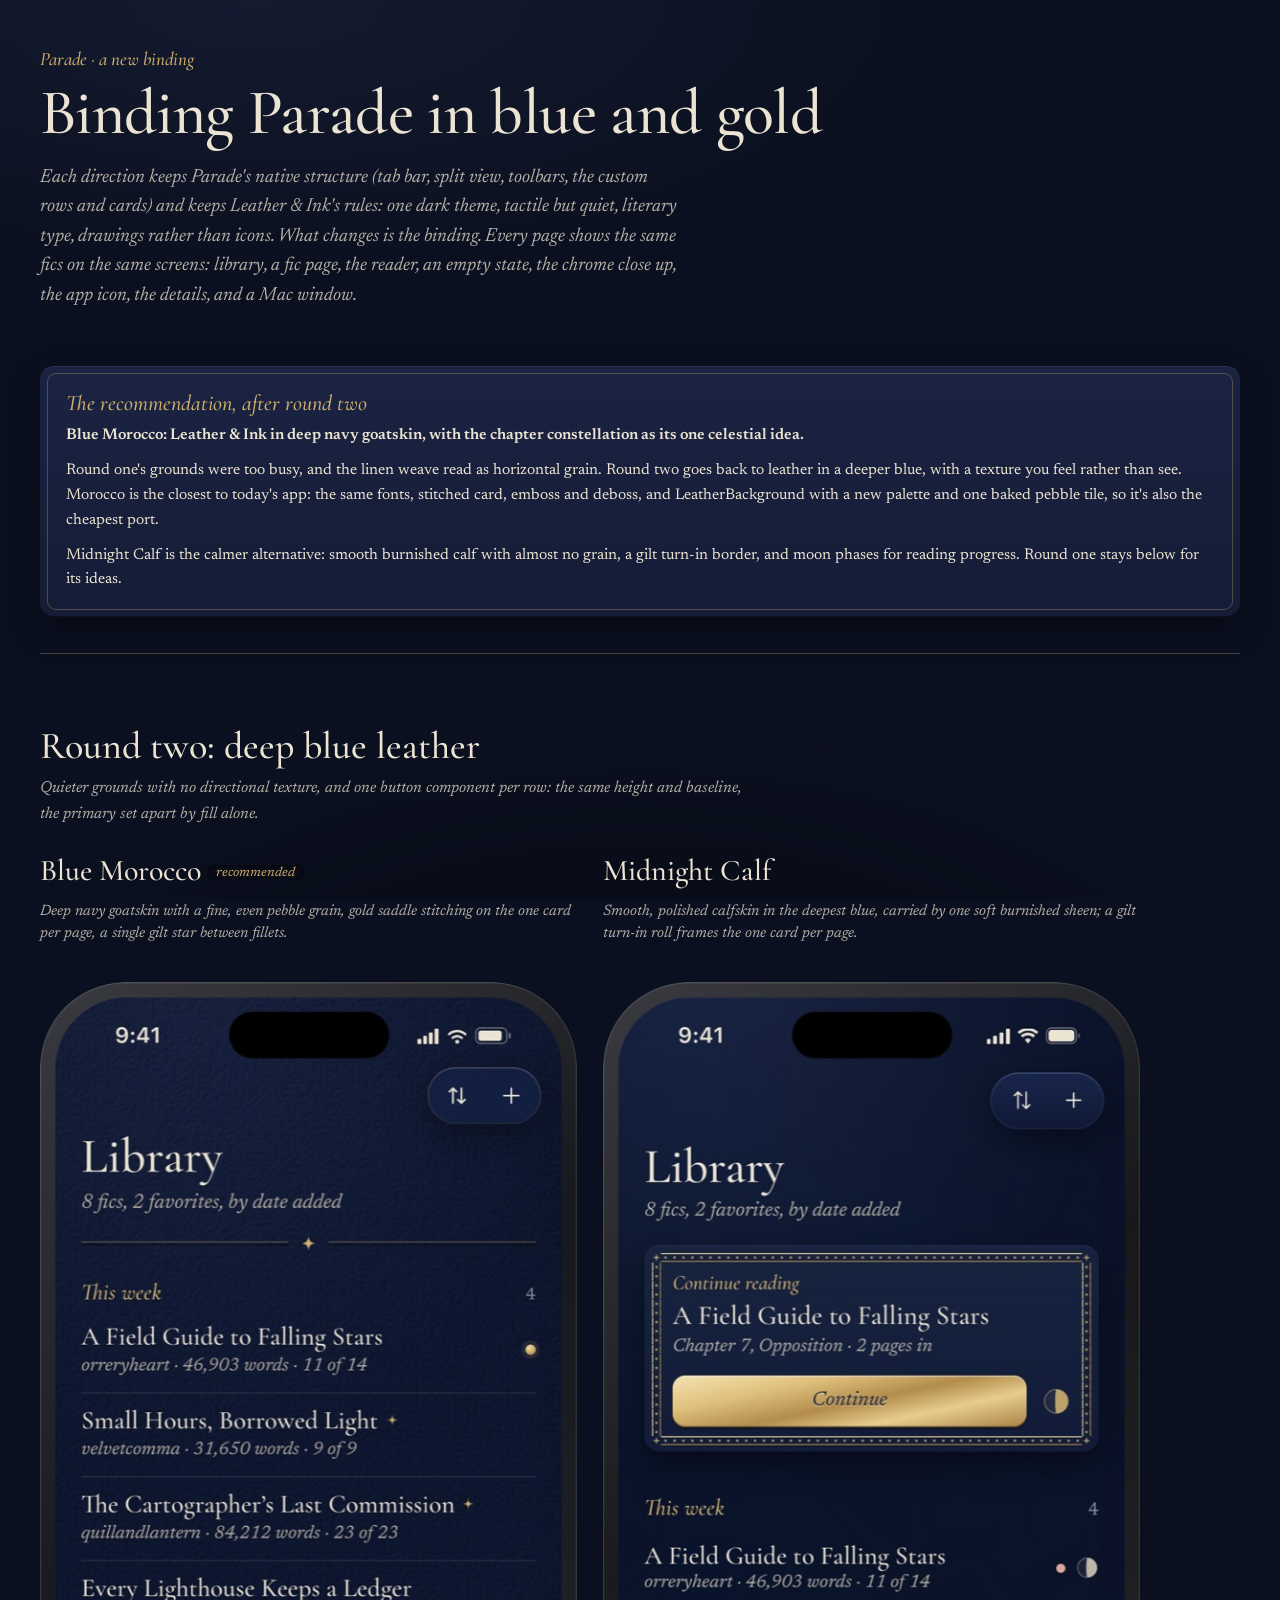
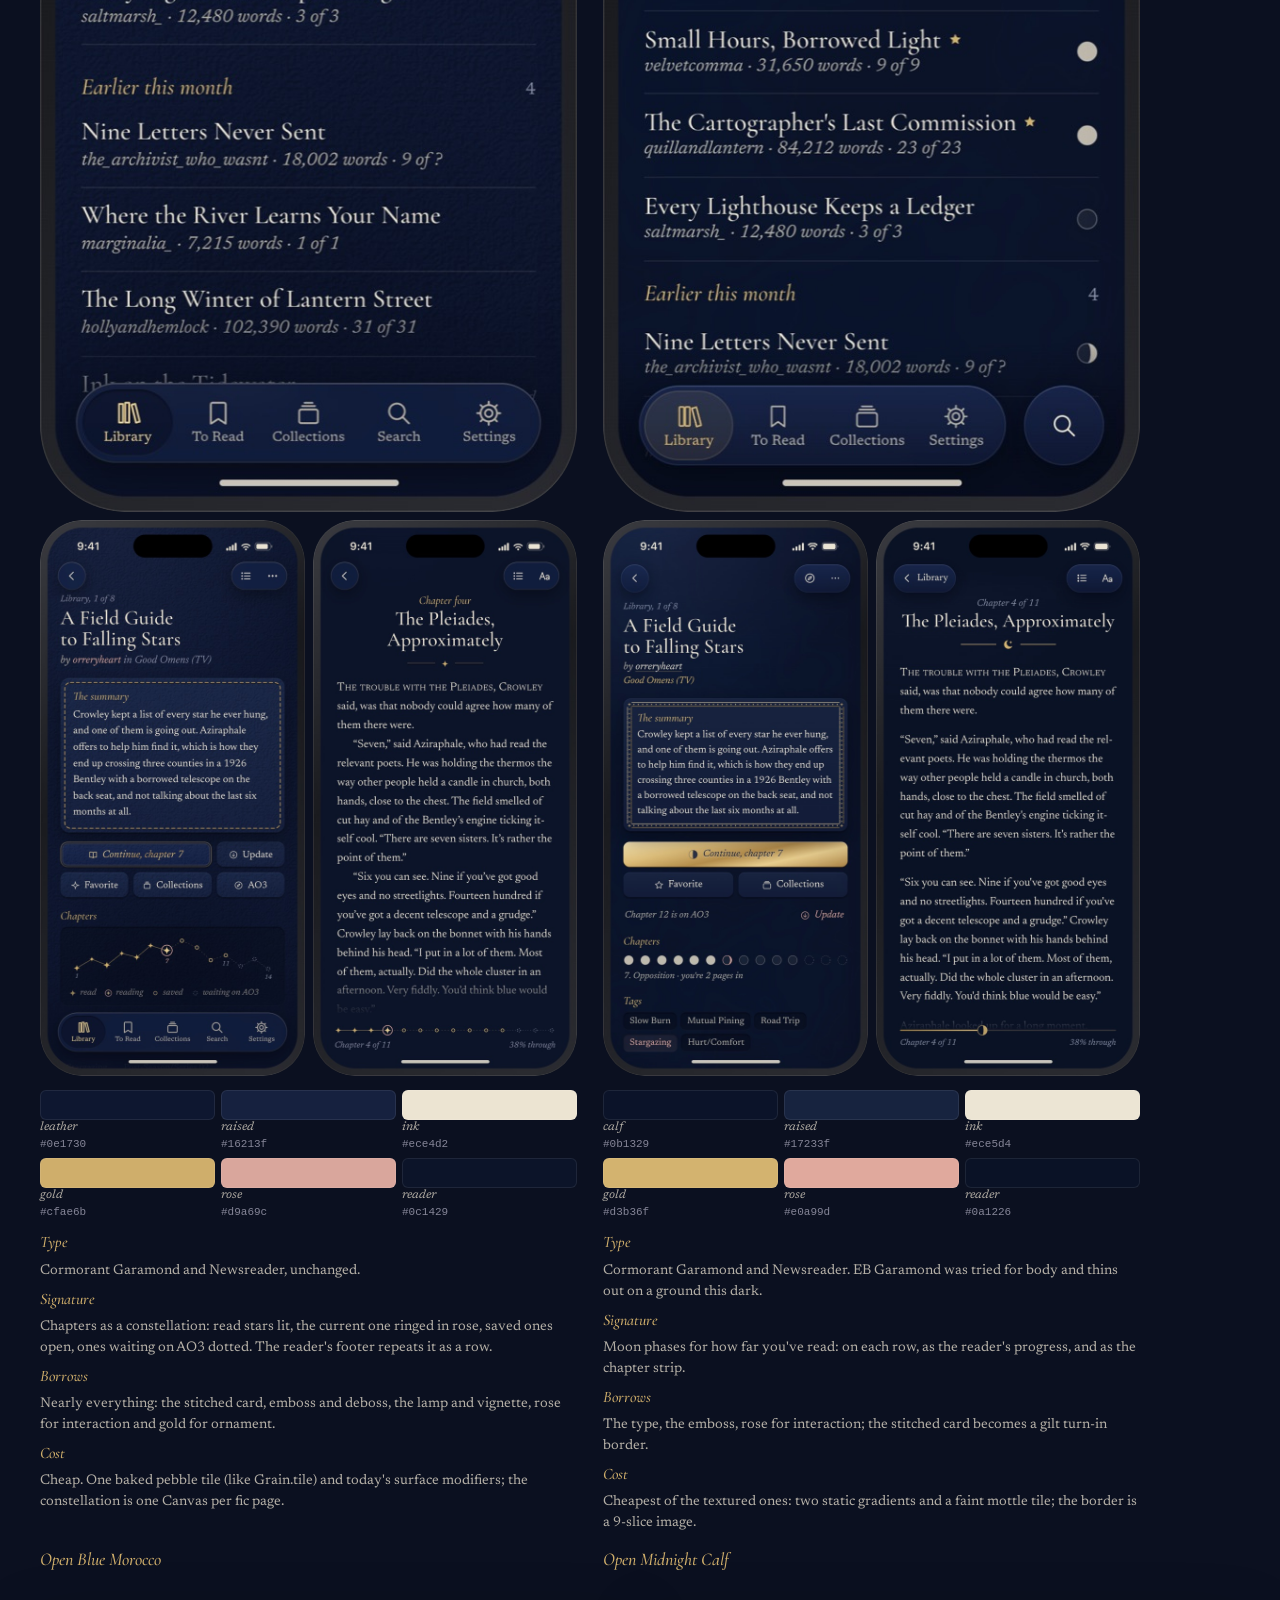
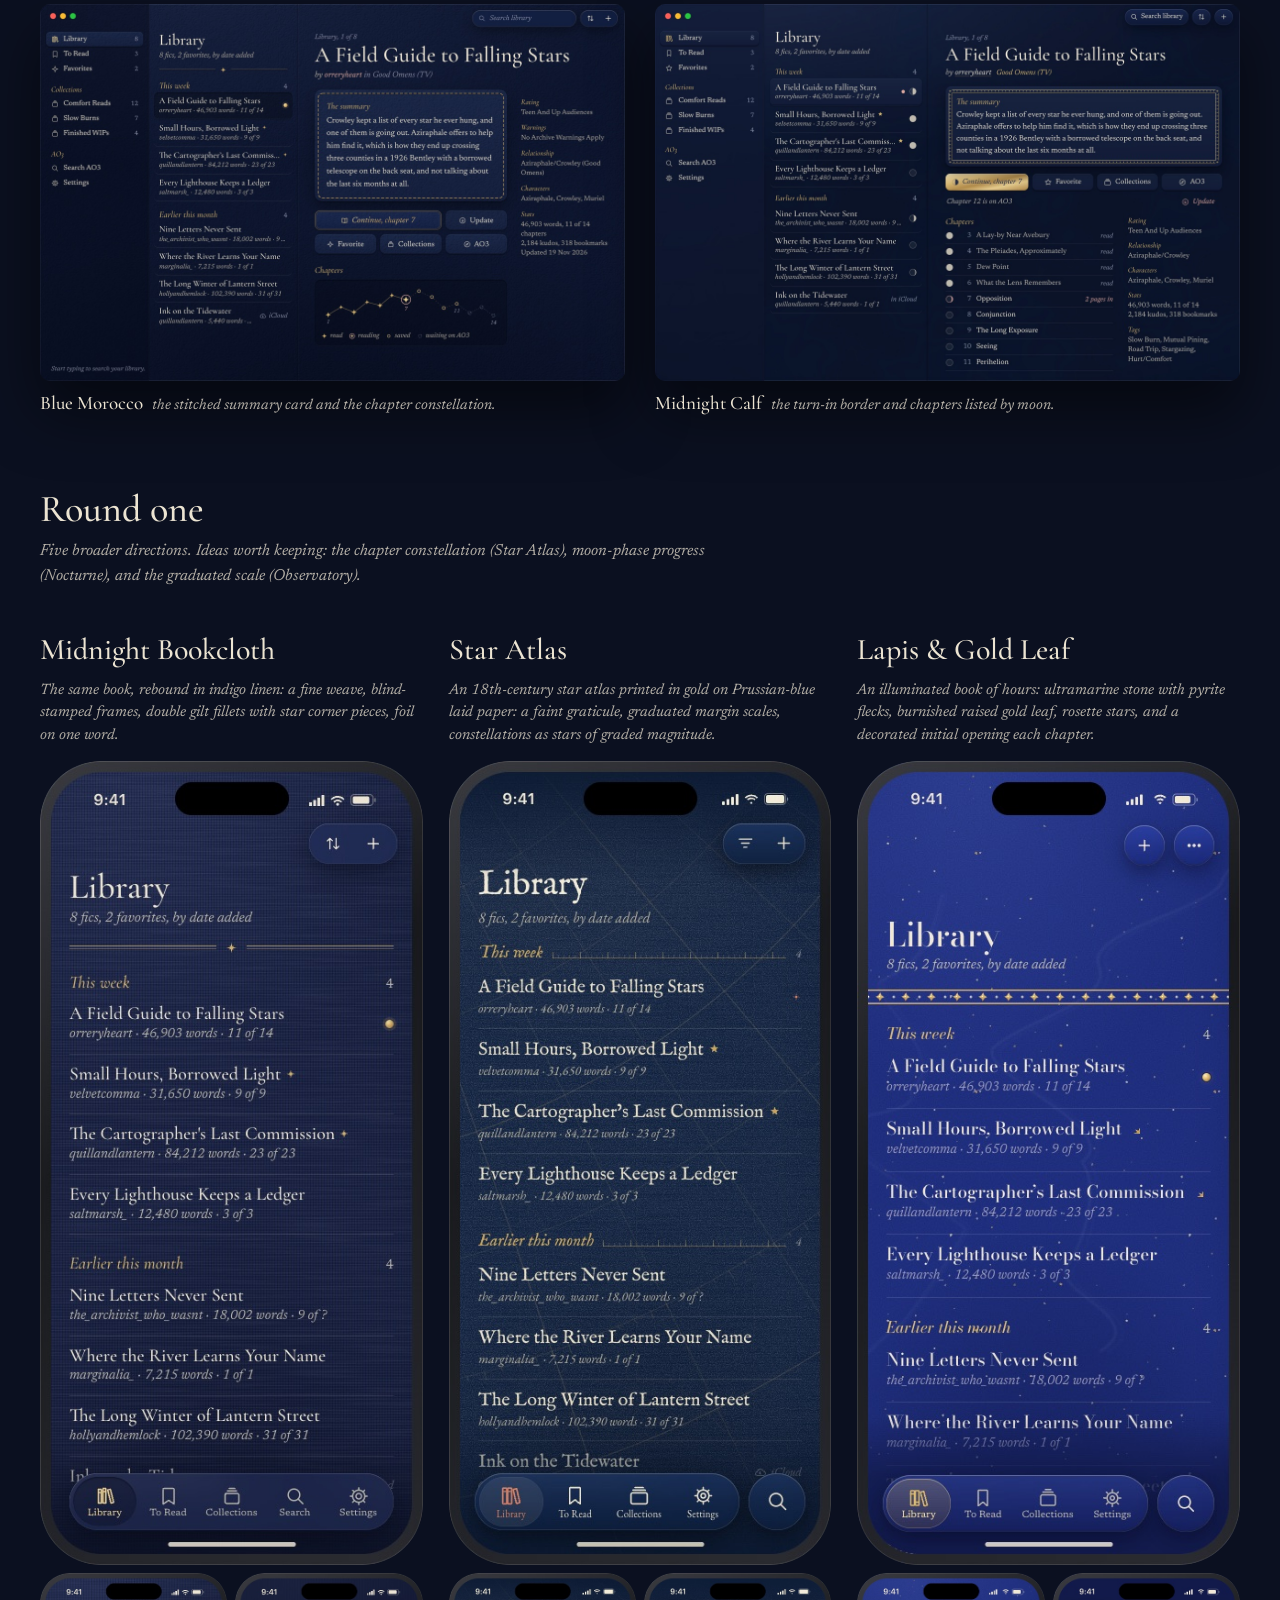
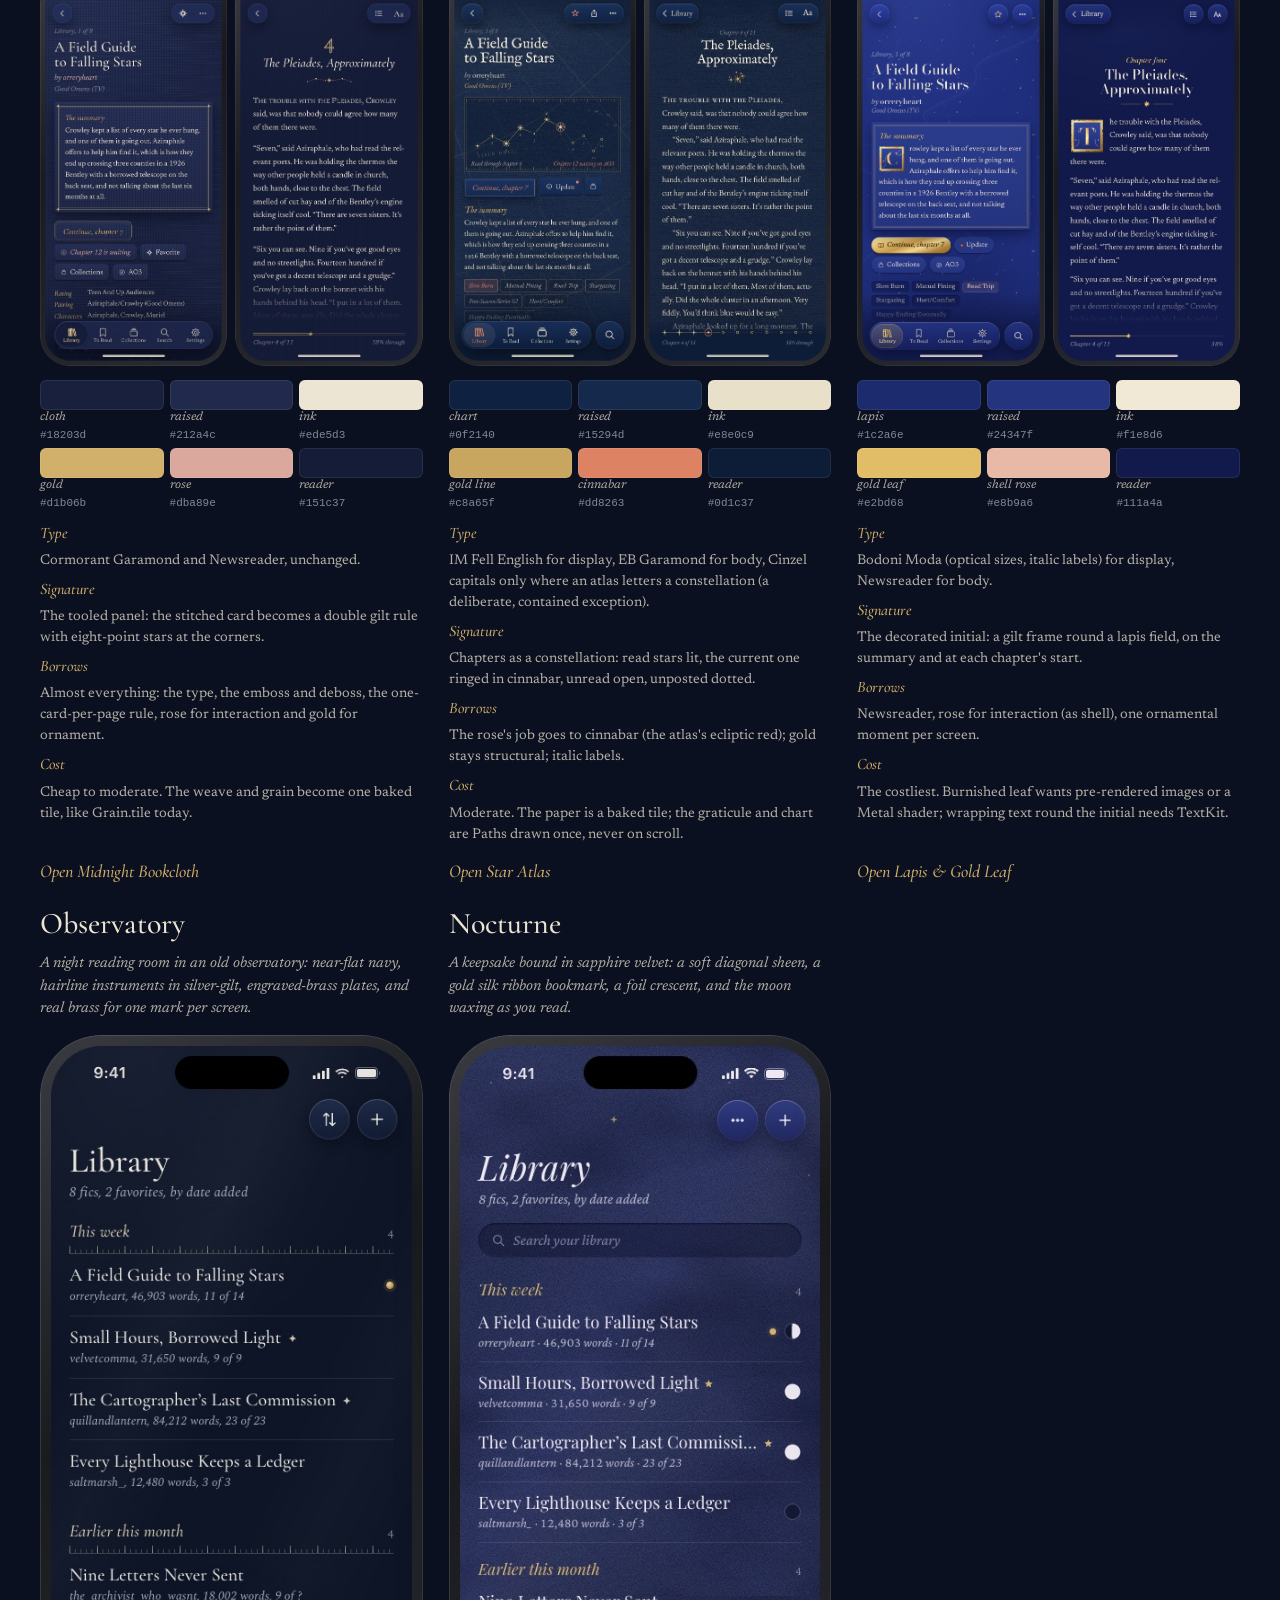
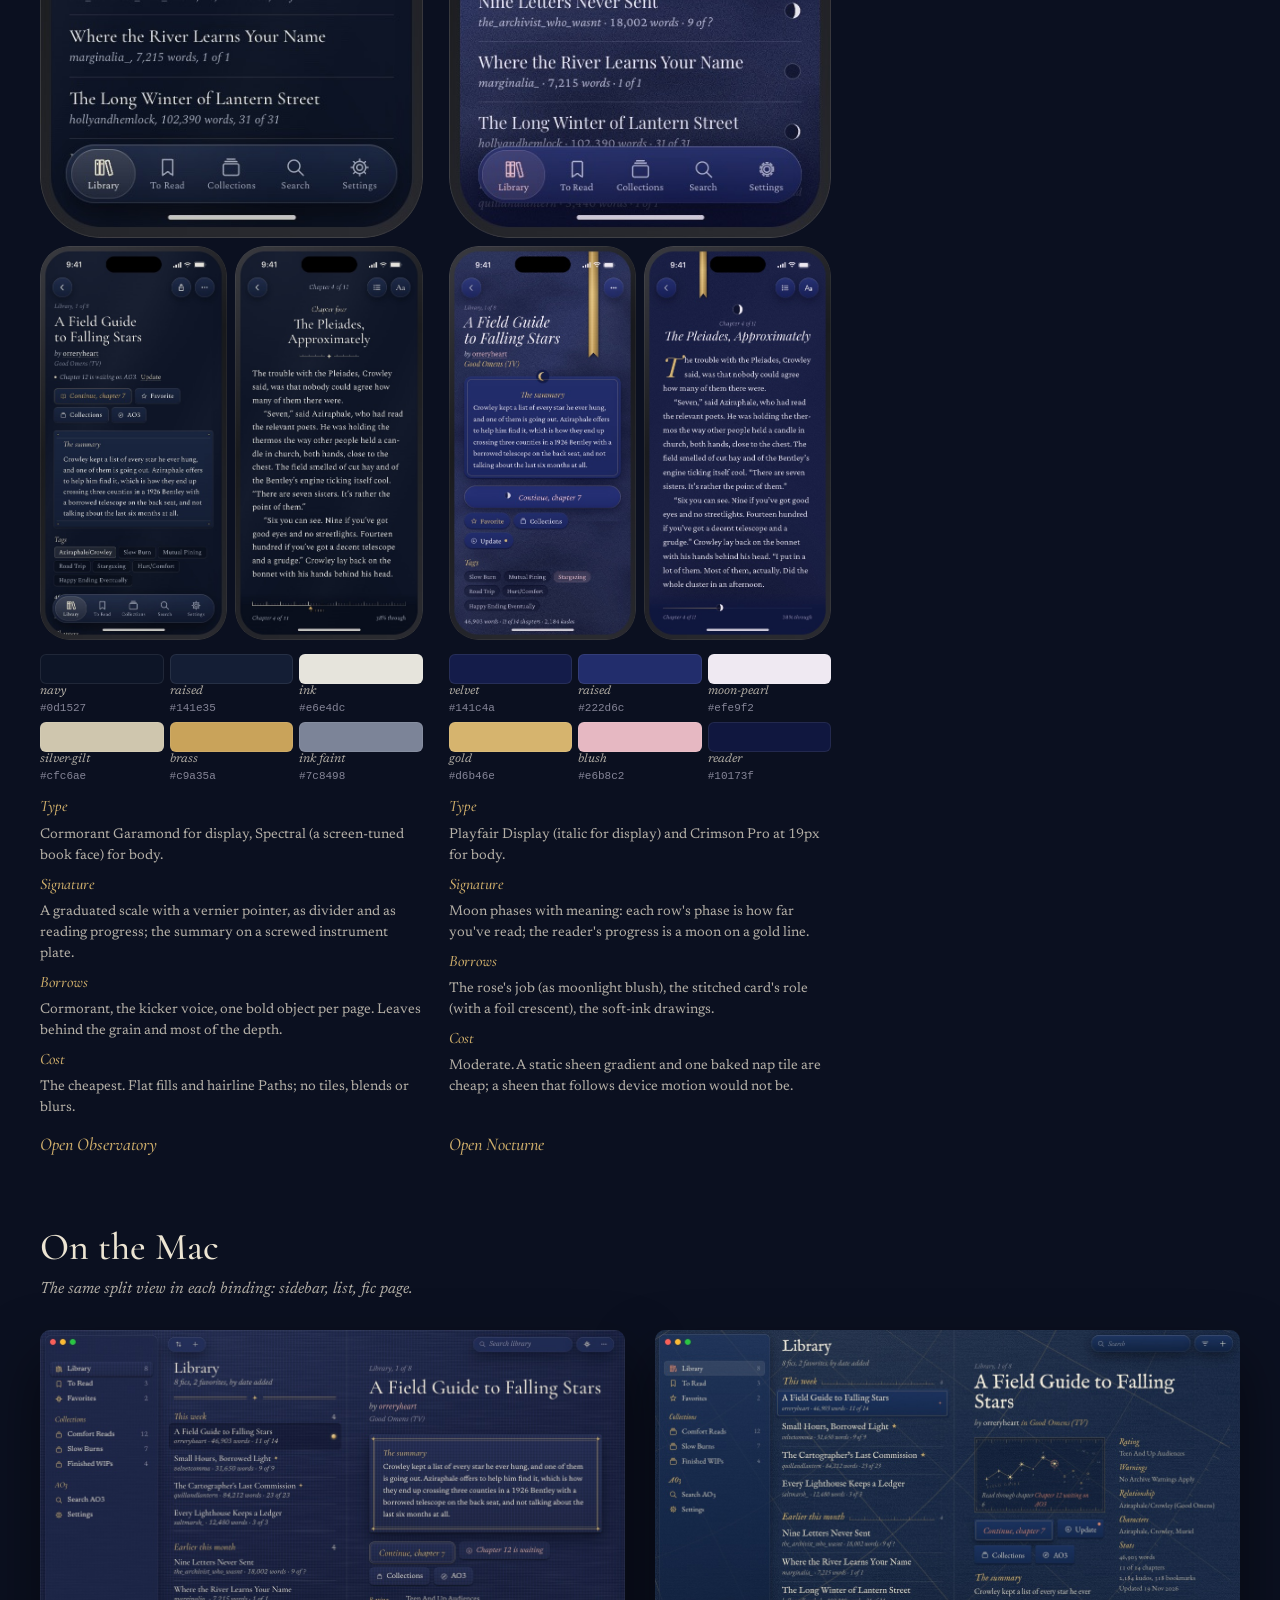
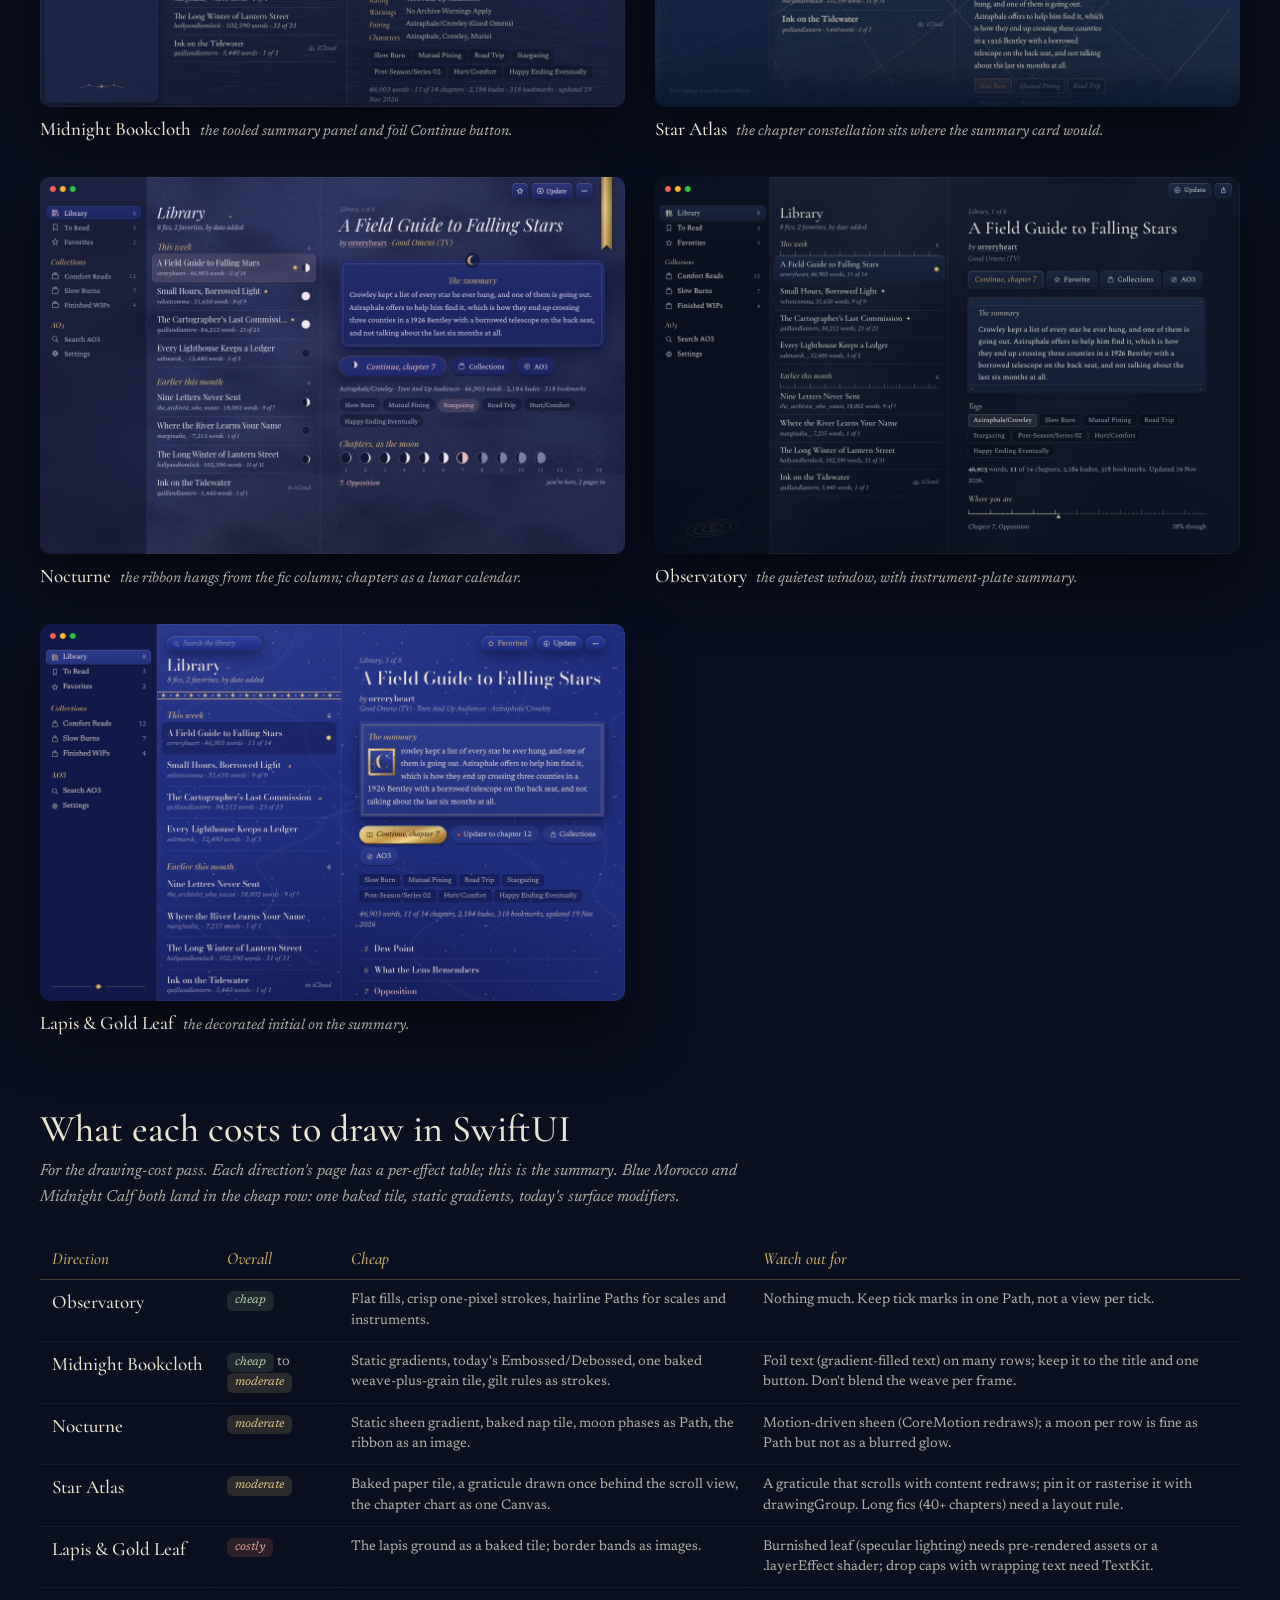
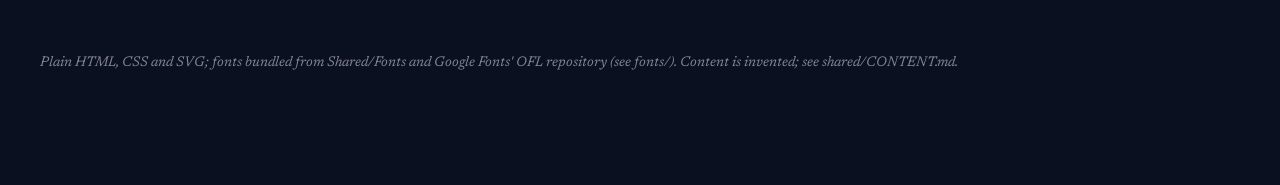
<file: prototypes/theme-celestial/index.html>
<!doctype html>
<html lang="en">
<head>
<meta charset="utf-8">
<meta name="viewport" content="width=device-width, initial-scale=1">
<title>Parade, bound in blue and gold · celestial directions</title>
<link rel="stylesheet" href="shared/base.css">
<style>
  :root {
    --page: #0b1020; --raised: #131a30; --ink: #ece4d2; --ink-soft: #b4afa6; --ink-faint: #858597;
    --gold: #cfae6b; --gold-faint: rgba(207,174,107,.32); --rule: rgba(236,228,210,.1);
    --display: "Cormorant Garamond", Garamond, serif; --serif: "Newsreader", Georgia, serif;
  }
  body {
    color: var(--ink); font: 400 16px/1.6 var(--serif);
    background:
      radial-gradient(ellipse 90% 50% at 20% 0%, rgba(150,170,255,.07), transparent 60%),
      radial-gradient(ellipse 80% 60% at 50% 120%, rgba(0,0,0,.5), transparent 70%),
      var(--page);
    background-attachment: fixed;
  }
  a { color: var(--ink); text-decoration-color: var(--gold-faint); text-underline-offset: .2em; }
  a:hover { text-decoration-color: var(--gold); }

  .masthead { display: grid; grid-template-columns: minmax(0, 46rem) minmax(0, 1fr); gap: 56px; align-items: end; padding-bottom: 36px; border-bottom: 1px solid var(--gold-faint); }
  .kicker { font: italic 500 19px/1.2 var(--display); color: var(--gold); margin: 0 0 10px; }
  h1 { font: 500 clamp(44px, 5vw, 68px)/1 var(--display); margin: 0 0 18px; text-wrap: balance; letter-spacing: -.01em; }
  .dek { font: italic 400 19px/1.55 var(--serif); color: var(--ink-soft); margin: 0; max-width: 40rem; }
  .verdict { position: relative; padding: 24px 26px 24px; border-radius: 14px; background: linear-gradient(180deg, #1a2342, #151c36); box-shadow: inset 0 1px 0 rgba(210,222,255,.07), inset 0 -1px 0 rgba(0,0,0,.4), 0 14px 34px rgba(0,0,0,.35); }
  .verdict::after { content: ""; position: absolute; inset: 7px; border: 1px solid var(--gold-faint); border-radius: 9px; pointer-events: none; }
  .verdict h2 { font: italic 500 22px/1.2 var(--display); color: var(--gold); margin: 0 0 8px; }
  .verdict p { margin: 0 0 10px; font-size: 15.5px; line-height: 1.6; }
  .verdict p:last-child { margin-bottom: 0; }

  .compare.round2 { grid-template-columns: repeat(2, minmax(0, 1fr)); max-width: 1100px; margin-top: 8px; }
  .compare { display: grid; grid-template-columns: repeat(5, minmax(0, 1fr)); gap: 26px; margin-top: 44px; }
  .dir { display: flex; flex-direction: column; gap: 14px; }
  .dir h2 { font: 500 30px/1.05 var(--display); margin: 0; }
  .dir h2 a { text-decoration: none; }
  .dir .mood { font-style: italic; color: var(--ink-soft); font-size: 15px; line-height: 1.5; margin: 0; min-height: 4.5em; }
  .shots { display: grid; grid-template-columns: 1fr 1fr; gap: 8px; }
  .shots a:first-child { grid-column: 1 / -1; }
  .shots img { width: 100%; height: auto; border-radius: 15.8% / 7.5%; }
  .pal { display: grid; grid-template-columns: repeat(3, 1fr); gap: 6px; }
  .pal span { display: block; height: 30px; border-radius: 6px; box-shadow: inset 0 0 0 1px rgba(255,255,255,.08); }
  .pal code { display: block; font: 11px/1.3 ui-monospace, Menlo, monospace; color: var(--ink-faint); margin-top: 3px; }
  .pal small { display: block; font: italic 12px/1.2 var(--serif); color: var(--ink-soft); }
  dl { margin: 0; display: grid; gap: 8px; font-size: 14px; line-height: 1.5; }
  dt { font: italic 500 16px/1.2 var(--display); color: var(--gold); }
  dd { margin: 0; color: var(--ink-soft); }
  .open { font: italic 500 18px var(--display); color: var(--gold); text-decoration: none; margin-top: auto; }
  .open:hover { text-decoration: underline; }
  .badge { display: inline-block; font: italic 13px var(--serif); padding: 1px 9px; border-radius: 7px; background: rgba(0,0,0,.25); box-shadow: inset 0 1px 2px rgba(0,0,0,.5); color: var(--gold); margin-left: 6px; vertical-align: 4px; }

  .section-title { font: 500 38px/1.1 var(--display); }
  .section-note { color: var(--ink-soft); font-style: italic; }
  .macs { display: grid; grid-template-columns: repeat(2, minmax(0, 1fr)); gap: 34px 30px; }
  .macs figure { margin: 0; }
  .macs img { width: 100%; height: auto; border-radius: 10px; box-shadow: 0 30px 60px rgba(0,0,0,.5); }
  .macs figcaption { margin-top: 10px; font-style: italic; color: var(--ink-soft); font-size: 14.5px; }
  .macs figcaption b { font: 500 19px var(--display); font-style: normal; color: var(--ink); margin-right: 6px; }

  table.cost-table { margin-top: 8px; }
  .cost-table th { font: italic 500 17px var(--display); color: var(--gold); border-bottom: 1px solid var(--gold-faint); }
  .cost-table td { border-bottom: 1px dotted var(--rule); color: var(--ink-soft); }
  .cost-table td:first-child { font: 500 19px var(--display); color: var(--ink); white-space: nowrap; }
  .cheap { background: rgba(130,170,120,.16); color: #b9d3a9; }
  .moderate { background: rgba(207,174,107,.16); color: #e2c789; }
  .costly { background: rgba(200,100,90,.18); color: #e8a395; }
  .foot { margin-top: 64px; color: var(--ink-faint); font-style: italic; font-size: 14px; }

  @media (max-width: 1300px) { .compare { grid-template-columns: repeat(3, minmax(0, 1fr)); } .masthead { grid-template-columns: 1fr; } }
  @media (max-width: 800px) { .compare, .macs { grid-template-columns: 1fr; } .gallery { padding: 28px 16px 64px; } }
</style>
</head>
<body>
<main class="gallery">

  <header class="masthead">
    <div>
      <p class="kicker">Parade · a new binding</p>
      <h1>Binding Parade in blue and gold</h1>
      <p class="dek">Each direction keeps Parade's native structure (tab bar, split view, toolbars, the custom rows and cards) and keeps Leather &amp; Ink's rules: one dark theme, tactile but quiet, literary type, drawings rather than icons. What changes is the binding. Every page shows the same fics on the same screens: library, a fic page, the reader, an empty state, the chrome close up, the app icon, the details, and a Mac window.</p>
    </div>
    <aside class="verdict">
      <h2>The recommendation, after round two</h2>
      <p><b>Blue Morocco: Leather &amp; Ink in deep navy goatskin, with the chapter constellation as its one celestial idea.</b></p>
      <p>Round one's grounds were too busy, and the linen weave read as horizontal grain. Round two goes back to leather in a deeper blue, with a texture you feel rather than see. Morocco is the closest to today's app: the same fonts, stitched card, emboss and deboss, and LeatherBackground with a new palette and one baked pebble tile, so it's also the cheapest port.</p>
      <p>Midnight Calf is the calmer alternative: smooth burnished calf with almost no grain, a gilt turn-in border, and moon phases for reading progress. Round one stays below for its ideas.</p>
    </aside>
  </header>


  <h2 class="section-title">Round two: deep blue leather</h2>
  <p class="section-note">Quieter grounds with no directional texture, and one button component per row: the same height and baseline, the primary set apart by fill alone.</p>
  <section class="compare round2" aria-label="Round two directions">
    <article class="dir">
      <h2><a href="morocco/index.html">Blue Morocco</a><span class="badge">recommended</span></h2>
      <p class="mood">Deep navy goatskin with a fine, even pebble grain, gold saddle stitching on the one card per page, a single gilt star between fillets.</p>
      <div class="shots">
        <a href="morocco/index.html"><img src="previews/morocco-library.jpg" alt="Blue Morocco library on iPhone"></a>
        <a href="morocco/index.html"><img src="previews/morocco-detail.jpg" alt="Fic page"></a>
        <a href="morocco/index.html"><img src="previews/morocco-reader.jpg" alt="Reader"></a>
      </div>
      <div class="pal">
        <div><span style="background:#0e1730"></span><small>leather</small><code>#0e1730</code></div>
        <div><span style="background:#16213f"></span><small>raised</small><code>#16213f</code></div>
        <div><span style="background:#ece4d2"></span><small>ink</small><code>#ece4d2</code></div>
        <div><span style="background:#cfae6b"></span><small>gold</small><code>#cfae6b</code></div>
        <div><span style="background:#d9a69c"></span><small>rose</small><code>#d9a69c</code></div>
        <div><span style="background:#0c1429"></span><small>reader</small><code>#0c1429</code></div>
      </div>
      <dl>
        <dt>Type</dt><dd>Cormorant Garamond and Newsreader, unchanged.</dd>
        <dt>Signature</dt><dd>Chapters as a constellation: read stars lit, the current one ringed in rose, saved ones open, ones waiting on AO3 dotted. The reader's footer repeats it as a row.</dd>
        <dt>Borrows</dt><dd>Nearly everything: the stitched card, emboss and deboss, the lamp and vignette, rose for interaction and gold for ornament.</dd>
        <dt>Cost</dt><dd>Cheap. One baked pebble tile (like Grain.tile) and today's surface modifiers; the constellation is one Canvas per fic page.</dd>
      </dl>
      <a class="open" href="morocco/index.html">Open Blue Morocco</a>
    </article>
    <article class="dir">
      <h2><a href="calf/index.html">Midnight Calf</a></h2>
      <p class="mood">Smooth, polished calfskin in the deepest blue, carried by one soft burnished sheen; a gilt turn-in roll frames the one card per page.</p>
      <div class="shots">
        <a href="calf/index.html"><img src="previews/calf-library.jpg" alt="Midnight Calf library on iPhone"></a>
        <a href="calf/index.html"><img src="previews/calf-detail.jpg" alt="Fic page"></a>
        <a href="calf/index.html"><img src="previews/calf-reader.jpg" alt="Reader"></a>
      </div>
      <div class="pal">
        <div><span style="background:#0b1329"></span><small>calf</small><code>#0b1329</code></div>
        <div><span style="background:#17233f"></span><small>raised</small><code>#17233f</code></div>
        <div><span style="background:#ece5d4"></span><small>ink</small><code>#ece5d4</code></div>
        <div><span style="background:#d3b36f"></span><small>gold</small><code>#d3b36f</code></div>
        <div><span style="background:#e0a99d"></span><small>rose</small><code>#e0a99d</code></div>
        <div><span style="background:#0a1226"></span><small>reader</small><code>#0a1226</code></div>
      </div>
      <dl>
        <dt>Type</dt><dd>Cormorant Garamond and Newsreader. EB Garamond was tried for body and thins out on a ground this dark.</dd>
        <dt>Signature</dt><dd>Moon phases for how far you've read: on each row, as the reader's progress, and as the chapter strip.</dd>
        <dt>Borrows</dt><dd>The type, the emboss, rose for interaction; the stitched card becomes a gilt turn-in border.</dd>
        <dt>Cost</dt><dd>Cheapest of the textured ones: two static gradients and a faint mottle tile; the border is a 9-slice image.</dd>
      </dl>
      <a class="open" href="calf/index.html">Open Midnight Calf</a>
    </article>
  </section>
  <div class="macs" style="margin-top:34px">
    <figure><a href="morocco/index.html"><img src="previews/morocco-mac.jpg" alt="Blue Morocco Mac window"></a><figcaption><b>Blue Morocco</b> the stitched summary card and the chapter constellation.</figcaption></figure>
    <figure><a href="calf/index.html"><img src="previews/calf-mac.jpg" alt="Midnight Calf Mac window"></a><figcaption><b>Midnight Calf</b> the turn-in border and chapters listed by moon.</figcaption></figure>
  </div>

  <h2 class="section-title">Round one</h2>
  <p class="section-note">Five broader directions. Ideas worth keeping: the chapter constellation (Star Atlas), moon-phase progress (Nocturne), and the graduated scale (Observatory).</p>
  <section class="compare" aria-label="The five directions side by side">

    <article class="dir">
      <h2><a href="bookcloth/index.html">Midnight Bookcloth</a></h2>
      <p class="mood">The same book, rebound in indigo linen: a fine weave, blind-stamped frames, double gilt fillets with star corner pieces, foil on one word.</p>
      <div class="shots">
        <a href="bookcloth/index.html"><img src="previews/bookcloth-library.jpg" alt="Midnight Bookcloth library on iPhone"></a>
        <a href="bookcloth/index.html"><img src="previews/bookcloth-detail.jpg" alt="Fic page"></a>
        <a href="bookcloth/index.html"><img src="previews/bookcloth-reader.jpg" alt="Reader"></a>
      </div>
      <div class="pal">
        <div><span style="background:#18203d"></span><small>cloth</small><code>#18203d</code></div>
        <div><span style="background:#212a4c"></span><small>raised</small><code>#212a4c</code></div>
        <div><span style="background:#ede5d3"></span><small>ink</small><code>#ede5d3</code></div>
        <div><span style="background:#d1b06b"></span><small>gold</small><code>#d1b06b</code></div>
        <div><span style="background:#dba89e"></span><small>rose</small><code>#dba89e</code></div>
        <div><span style="background:#151c37"></span><small>reader</small><code>#151c37</code></div>
      </div>
      <dl>
        <dt>Type</dt><dd>Cormorant Garamond and Newsreader, unchanged.</dd>
        <dt>Signature</dt><dd>The tooled panel: the stitched card becomes a double gilt rule with eight-point stars at the corners.</dd>
        <dt>Borrows</dt><dd>Almost everything: the type, the emboss and deboss, the one-card-per-page rule, rose for interaction and gold for ornament.</dd>
        <dt>Cost</dt><dd>Cheap to moderate. The weave and grain become one baked tile, like Grain.tile today.</dd>
      </dl>
      <a class="open" href="bookcloth/index.html">Open Midnight Bookcloth</a>
    </article>

    <article class="dir">
      <h2><a href="atlas/index.html">Star Atlas</a></h2>
      <p class="mood">An 18th-century star atlas printed in gold on Prussian-blue laid paper: a faint graticule, graduated margin scales, constellations as stars of graded magnitude.</p>
      <div class="shots">
        <a href="atlas/index.html"><img src="previews/atlas-library.jpg" alt="Star Atlas library on iPhone"></a>
        <a href="atlas/index.html"><img src="previews/atlas-detail.jpg" alt="Fic page"></a>
        <a href="atlas/index.html"><img src="previews/atlas-reader.jpg" alt="Reader"></a>
      </div>
      <div class="pal">
        <div><span style="background:#0f2140"></span><small>chart</small><code>#0f2140</code></div>
        <div><span style="background:#15294d"></span><small>raised</small><code>#15294d</code></div>
        <div><span style="background:#e8e0c9"></span><small>ink</small><code>#e8e0c9</code></div>
        <div><span style="background:#c8a65f"></span><small>gold line</small><code>#c8a65f</code></div>
        <div><span style="background:#dd8263"></span><small>cinnabar</small><code>#dd8263</code></div>
        <div><span style="background:#0d1c37"></span><small>reader</small><code>#0d1c37</code></div>
      </div>
      <dl>
        <dt>Type</dt><dd>IM Fell English for display, EB Garamond for body, Cinzel capitals only where an atlas letters a constellation (a deliberate, contained exception).</dd>
        <dt>Signature</dt><dd>Chapters as a constellation: read stars lit, the current one ringed in cinnabar, unread open, unposted dotted.</dd>
        <dt>Borrows</dt><dd>The rose's job goes to cinnabar (the atlas's ecliptic red); gold stays structural; italic labels.</dd>
        <dt>Cost</dt><dd>Moderate. The paper is a baked tile; the graticule and chart are Paths drawn once, never on scroll.</dd>
      </dl>
      <a class="open" href="atlas/index.html">Open Star Atlas</a>
    </article>

    <article class="dir">
      <h2><a href="lapis/index.html">Lapis &amp; Gold Leaf</a></h2>
      <p class="mood">An illuminated book of hours: ultramarine stone with pyrite flecks, burnished raised gold leaf, rosette stars, and a decorated initial opening each chapter.</p>
      <div class="shots">
        <a href="lapis/index.html"><img src="previews/lapis-library.jpg" alt="Lapis library on iPhone"></a>
        <a href="lapis/index.html"><img src="previews/lapis-detail.jpg" alt="Fic page"></a>
        <a href="lapis/index.html"><img src="previews/lapis-reader.jpg" alt="Reader"></a>
      </div>
      <div class="pal">
        <div><span style="background:#1c2a6e"></span><small>lapis</small><code>#1c2a6e</code></div>
        <div><span style="background:#24347f"></span><small>raised</small><code>#24347f</code></div>
        <div><span style="background:#f1e8d6"></span><small>ink</small><code>#f1e8d6</code></div>
        <div><span style="background:#e2bd68"></span><small>gold leaf</small><code>#e2bd68</code></div>
        <div><span style="background:#e8b9a6"></span><small>shell rose</small><code>#e8b9a6</code></div>
        <div><span style="background:#111a4a"></span><small>reader</small><code>#111a4a</code></div>
      </div>
      <dl>
        <dt>Type</dt><dd>Bodoni Moda (optical sizes, italic labels) for display, Newsreader for body.</dd>
        <dt>Signature</dt><dd>The decorated initial: a gilt frame round a lapis field, on the summary and at each chapter's start.</dd>
        <dt>Borrows</dt><dd>Newsreader, rose for interaction (as shell), one ornamental moment per screen.</dd>
        <dt>Cost</dt><dd>The costliest. Burnished leaf wants pre-rendered images or a Metal shader; wrapping text round the initial needs TextKit.</dd>
      </dl>
      <a class="open" href="lapis/index.html">Open Lapis &amp; Gold Leaf</a>
    </article>

    <article class="dir">
      <h2><a href="observatory/index.html">Observatory</a></h2>
      <p class="mood">A night reading room in an old observatory: near-flat navy, hairline instruments in silver-gilt, engraved-brass plates, and real brass for one mark per screen.</p>
      <div class="shots">
        <a href="observatory/index.html"><img src="previews/observatory-library.jpg" alt="Observatory library on iPhone"></a>
        <a href="observatory/index.html"><img src="previews/observatory-detail.jpg" alt="Fic page"></a>
        <a href="observatory/index.html"><img src="previews/observatory-reader.jpg" alt="Reader"></a>
      </div>
      <div class="pal">
        <div><span style="background:#0d1527"></span><small>navy</small><code>#0d1527</code></div>
        <div><span style="background:#141e35"></span><small>raised</small><code>#141e35</code></div>
        <div><span style="background:#e6e4dc"></span><small>ink</small><code>#e6e4dc</code></div>
        <div><span style="background:#cfc6ae"></span><small>silver-gilt</small><code>#cfc6ae</code></div>
        <div><span style="background:#c9a35a"></span><small>brass</small><code>#c9a35a</code></div>
        <div><span style="background:#7c8498"></span><small>ink faint</small><code>#7c8498</code></div>
      </div>
      <dl>
        <dt>Type</dt><dd>Cormorant Garamond for display, Spectral (a screen-tuned book face) for body.</dd>
        <dt>Signature</dt><dd>A graduated scale with a vernier pointer, as divider and as reading progress; the summary on a screwed instrument plate.</dd>
        <dt>Borrows</dt><dd>Cormorant, the kicker voice, one bold object per page. Leaves behind the grain and most of the depth.</dd>
        <dt>Cost</dt><dd>The cheapest. Flat fills and hairline Paths; no tiles, blends or blurs.</dd>
      </dl>
      <a class="open" href="observatory/index.html">Open Observatory</a>
    </article>

    <article class="dir">
      <h2><a href="nocturne/index.html">Nocturne</a></h2>
      <p class="mood">A keepsake bound in sapphire velvet: a soft diagonal sheen, a gold silk ribbon bookmark, a foil crescent, and the moon waxing as you read.</p>
      <div class="shots">
        <a href="nocturne/index.html"><img src="previews/nocturne-library.jpg" alt="Nocturne library on iPhone"></a>
        <a href="nocturne/index.html"><img src="previews/nocturne-detail.jpg" alt="Fic page"></a>
        <a href="nocturne/index.html"><img src="previews/nocturne-reader.jpg" alt="Reader"></a>
      </div>
      <div class="pal">
        <div><span style="background:#141c4a"></span><small>velvet</small><code>#141c4a</code></div>
        <div><span style="background:#222d6c"></span><small>raised</small><code>#222d6c</code></div>
        <div><span style="background:#efe9f2"></span><small>moon-pearl</small><code>#efe9f2</code></div>
        <div><span style="background:#d6b46e"></span><small>gold</small><code>#d6b46e</code></div>
        <div><span style="background:#e6b8c2"></span><small>blush</small><code>#e6b8c2</code></div>
        <div><span style="background:#10173f"></span><small>reader</small><code>#10173f</code></div>
      </div>
      <dl>
        <dt>Type</dt><dd>Playfair Display (italic for display) and Crimson Pro at 19px for body.</dd>
        <dt>Signature</dt><dd>Moon phases with meaning: each row's phase is how far you've read; the reader's progress is a moon on a gold line.</dd>
        <dt>Borrows</dt><dd>The rose's job (as moonlight blush), the stitched card's role (with a foil crescent), the soft-ink drawings.</dd>
        <dt>Cost</dt><dd>Moderate. A static sheen gradient and one baked nap tile are cheap; a sheen that follows device motion would not be.</dd>
      </dl>
      <a class="open" href="nocturne/index.html">Open Nocturne</a>
    </article>
  </section>

  <h2 class="section-title">On the Mac</h2>
  <p class="section-note">The same split view in each binding: sidebar, list, fic page.</p>
  <div class="macs">
    <figure><a href="bookcloth/index.html"><img src="previews/bookcloth-mac.jpg" alt="Midnight Bookcloth Mac window"></a><figcaption><b>Midnight Bookcloth</b> the tooled summary panel and foil Continue button.</figcaption></figure>
    <figure><a href="atlas/index.html"><img src="previews/atlas-mac.jpg" alt="Star Atlas Mac window"></a><figcaption><b>Star Atlas</b> the chapter constellation sits where the summary card would.</figcaption></figure>
    <figure><a href="nocturne/index.html"><img src="previews/nocturne-mac.jpg" alt="Nocturne Mac window"></a><figcaption><b>Nocturne</b> the ribbon hangs from the fic column; chapters as a lunar calendar.</figcaption></figure>
    <figure><a href="observatory/index.html"><img src="previews/observatory-mac.jpg" alt="Observatory Mac window"></a><figcaption><b>Observatory</b> the quietest window, with instrument-plate summary.</figcaption></figure>
    <figure><a href="lapis/index.html"><img src="previews/lapis-mac.jpg" alt="Lapis and gold leaf Mac window"></a><figcaption><b>Lapis &amp; Gold Leaf</b> the decorated initial on the summary.</figcaption></figure>
  </div>

  <h2 class="section-title">What each costs to draw in SwiftUI</h2>
  <p class="section-note">For the drawing-cost pass. Each direction's page has a per-effect table; this is the summary. Blue Morocco and Midnight Calf both land in the cheap row: one baked tile, static gradients, today's surface modifiers.</p>
  <table class="cost-table">
    <thead><tr><th>Direction</th><th>Overall</th><th>Cheap</th><th>Watch out for</th></tr></thead>
    <tbody>
      <tr><td>Observatory</td><td><span class="cost-tag cheap">cheap</span></td><td>Flat fills, crisp one-pixel strokes, hairline Paths for scales and instruments.</td><td>Nothing much. Keep tick marks in one Path, not a view per tick.</td></tr>
      <tr><td>Midnight Bookcloth</td><td><span class="cost-tag cheap">cheap</span> to <span class="cost-tag moderate">moderate</span></td><td>Static gradients, today's Embossed/Debossed, one baked weave-plus-grain tile, gilt rules as strokes.</td><td>Foil text (gradient-filled text) on many rows; keep it to the title and one button. Don't blend the weave per frame.</td></tr>
      <tr><td>Nocturne</td><td><span class="cost-tag moderate">moderate</span></td><td>Static sheen gradient, baked nap tile, moon phases as Path, the ribbon as an image.</td><td>Motion-driven sheen (CoreMotion redraws); a moon per row is fine as Path but not as a blurred glow.</td></tr>
      <tr><td>Star Atlas</td><td><span class="cost-tag moderate">moderate</span></td><td>Baked paper tile, a graticule drawn once behind the scroll view, the chapter chart as one Canvas.</td><td>A graticule that scrolls with content redraws; pin it or rasterise it with drawingGroup. Long fics (40+ chapters) need a layout rule.</td></tr>
      <tr><td>Lapis &amp; Gold Leaf</td><td><span class="cost-tag costly">costly</span></td><td>The lapis ground as a baked tile; border bands as images.</td><td>Burnished leaf (specular lighting) needs pre-rendered assets or a .layerEffect shader; drop caps with wrapping text need TextKit.</td></tr>
    </tbody>
  </table>

  <p class="foot">Plain HTML, CSS and SVG; fonts bundled from Shared/Fonts and Google Fonts' OFL repository (see fonts/). Content is invented; see shared/CONTENT.md.</p>
</main>
</body>
</html>
</file>
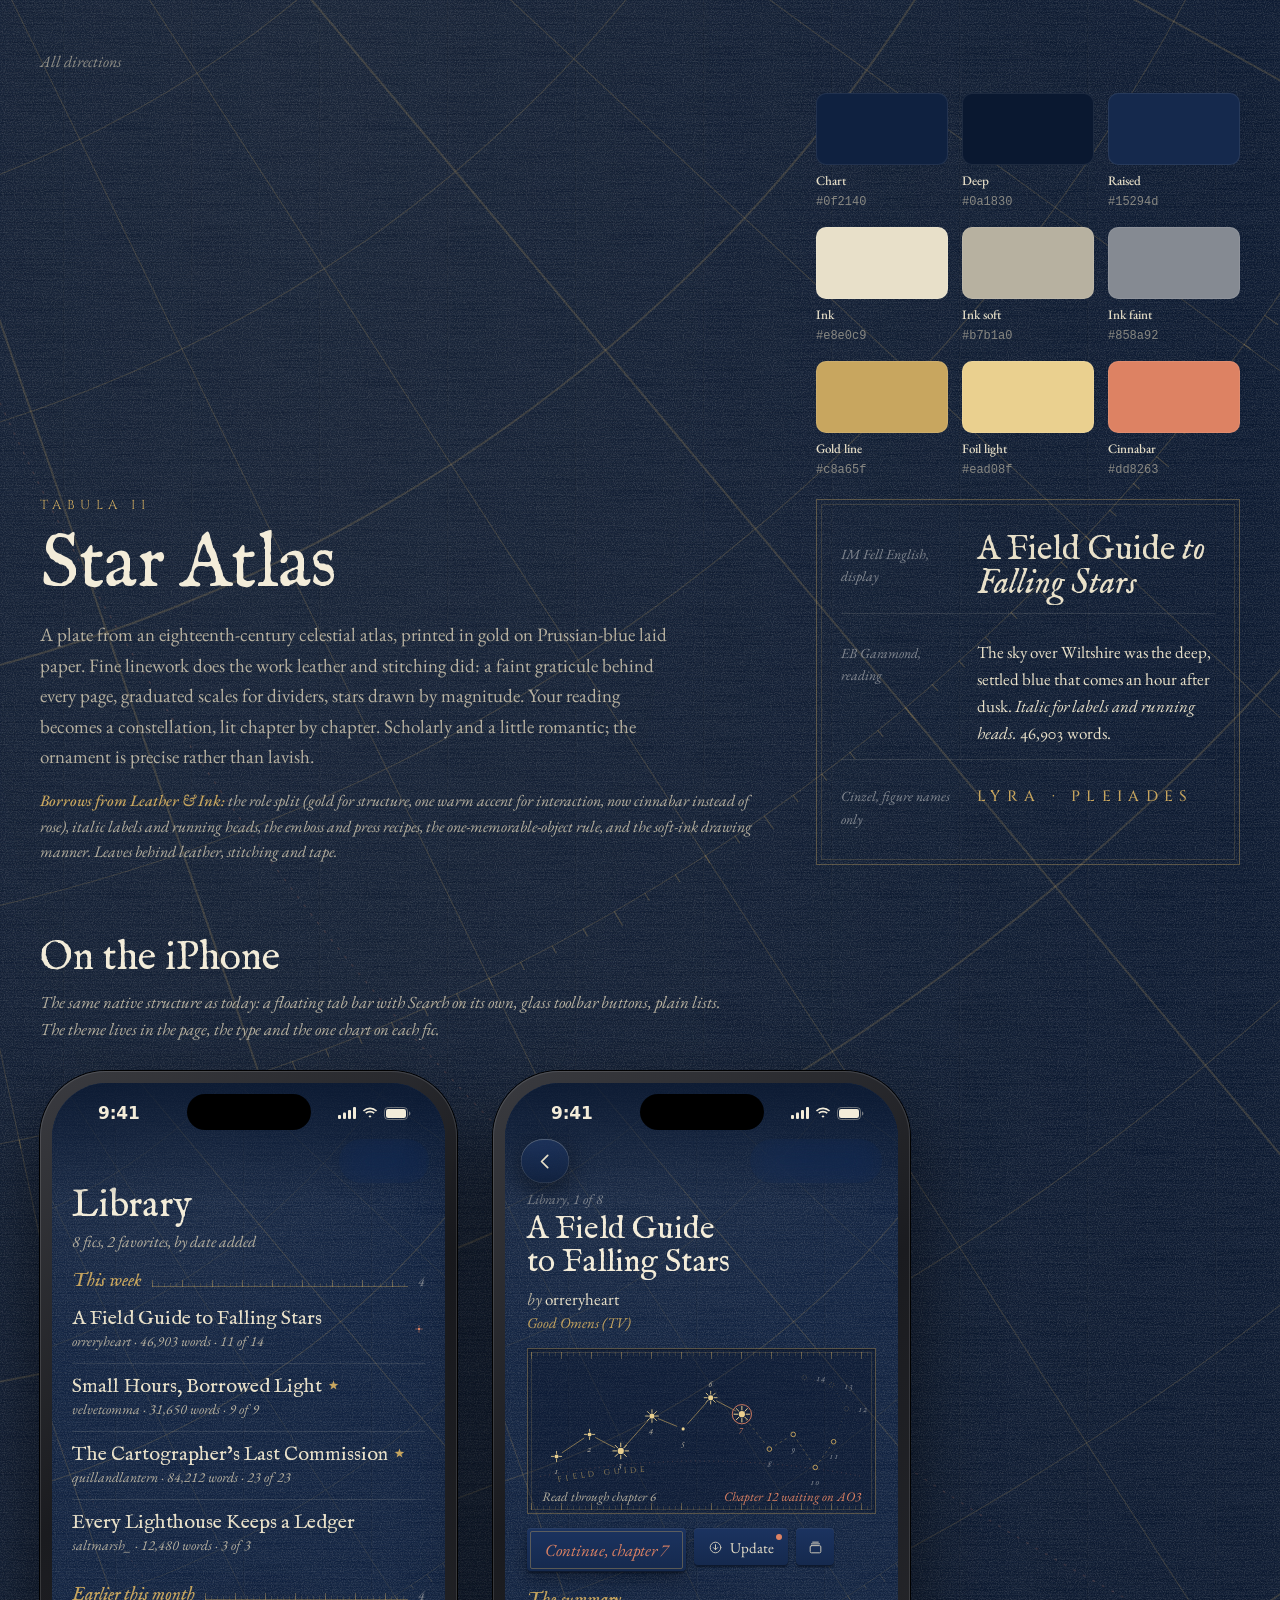
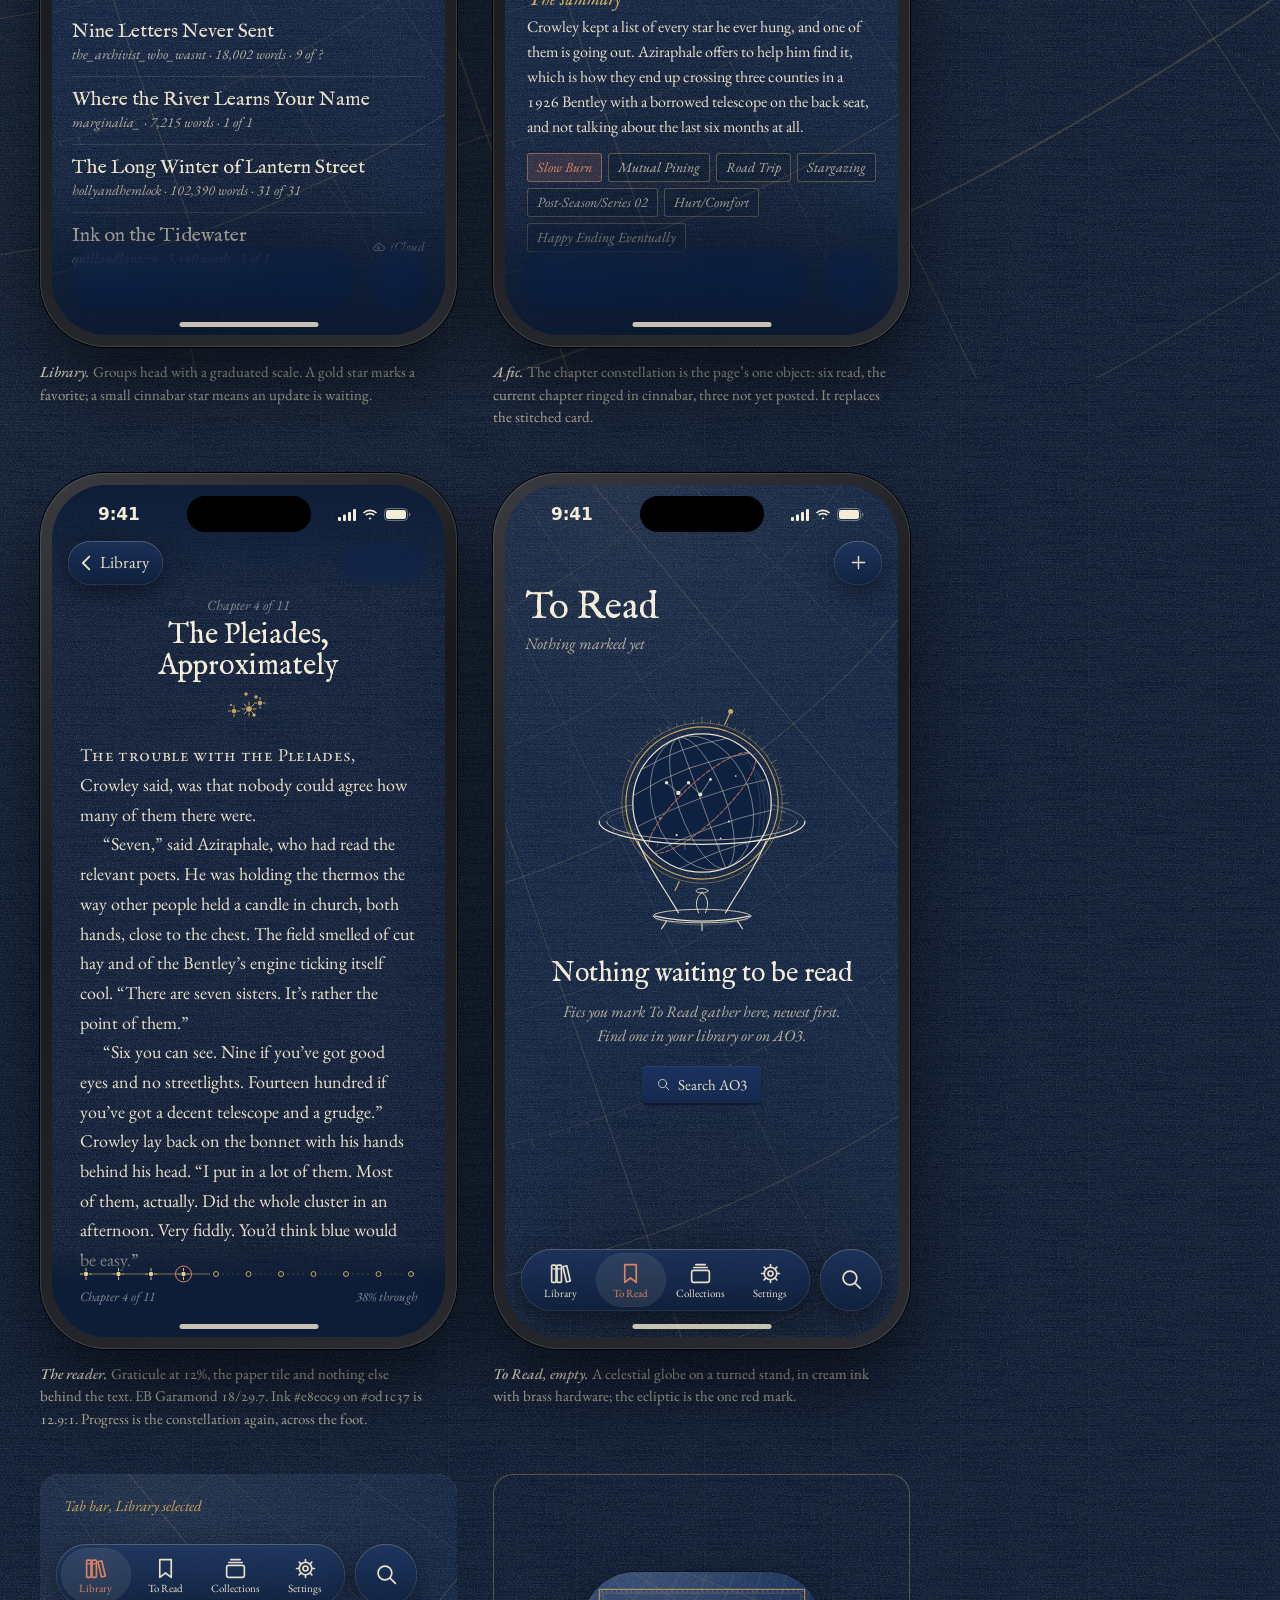
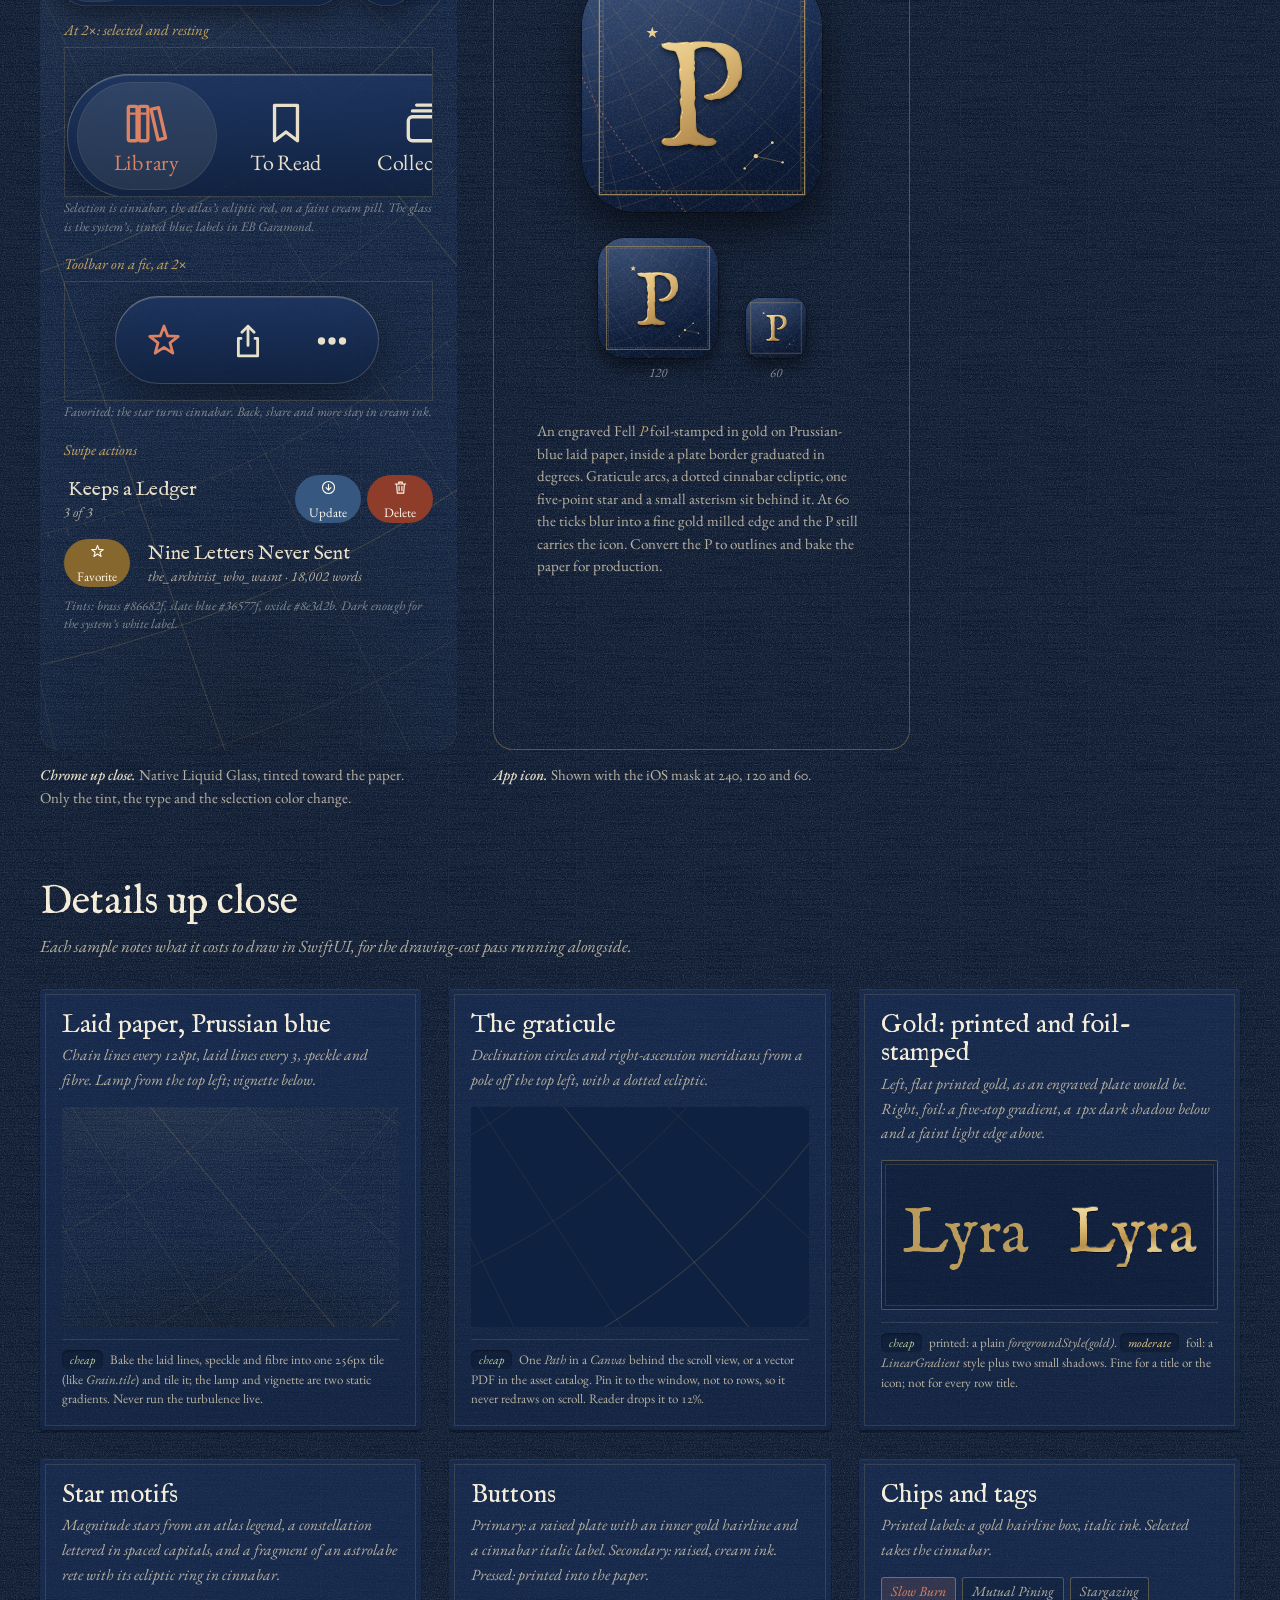
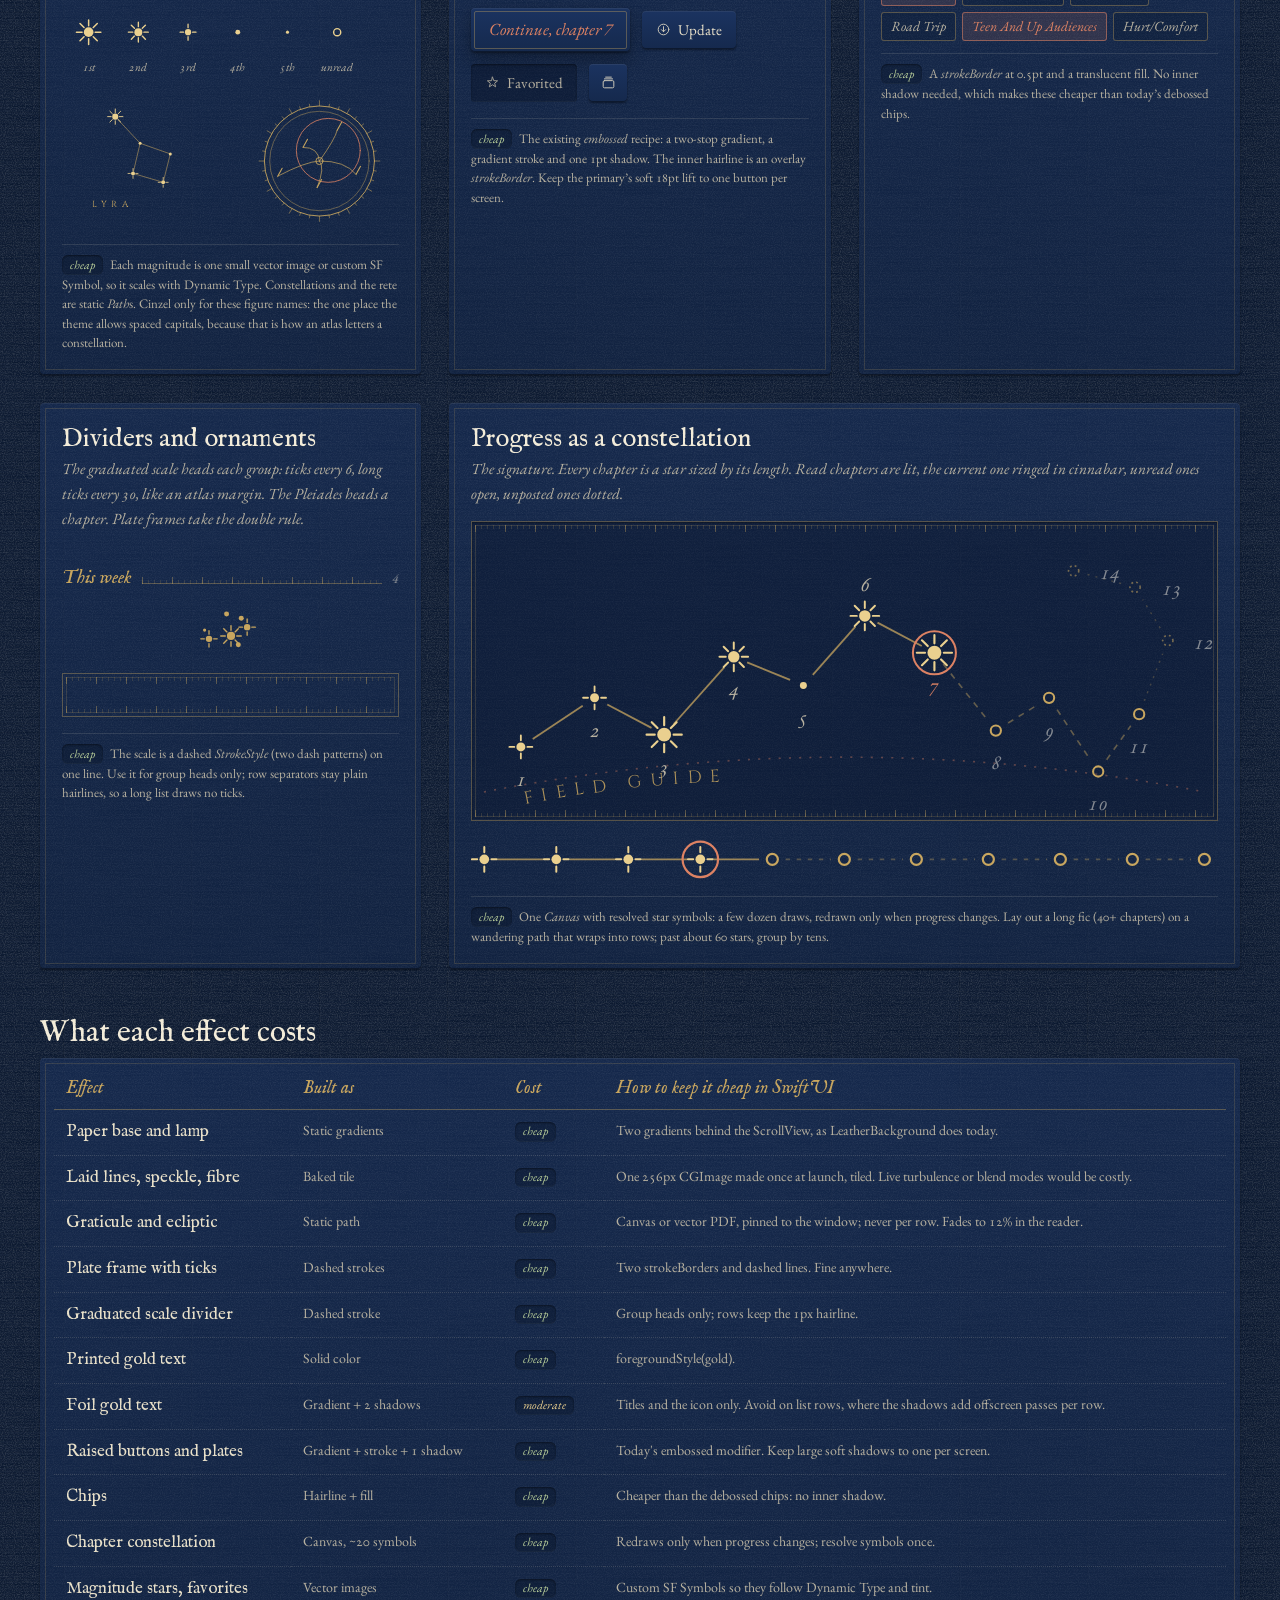
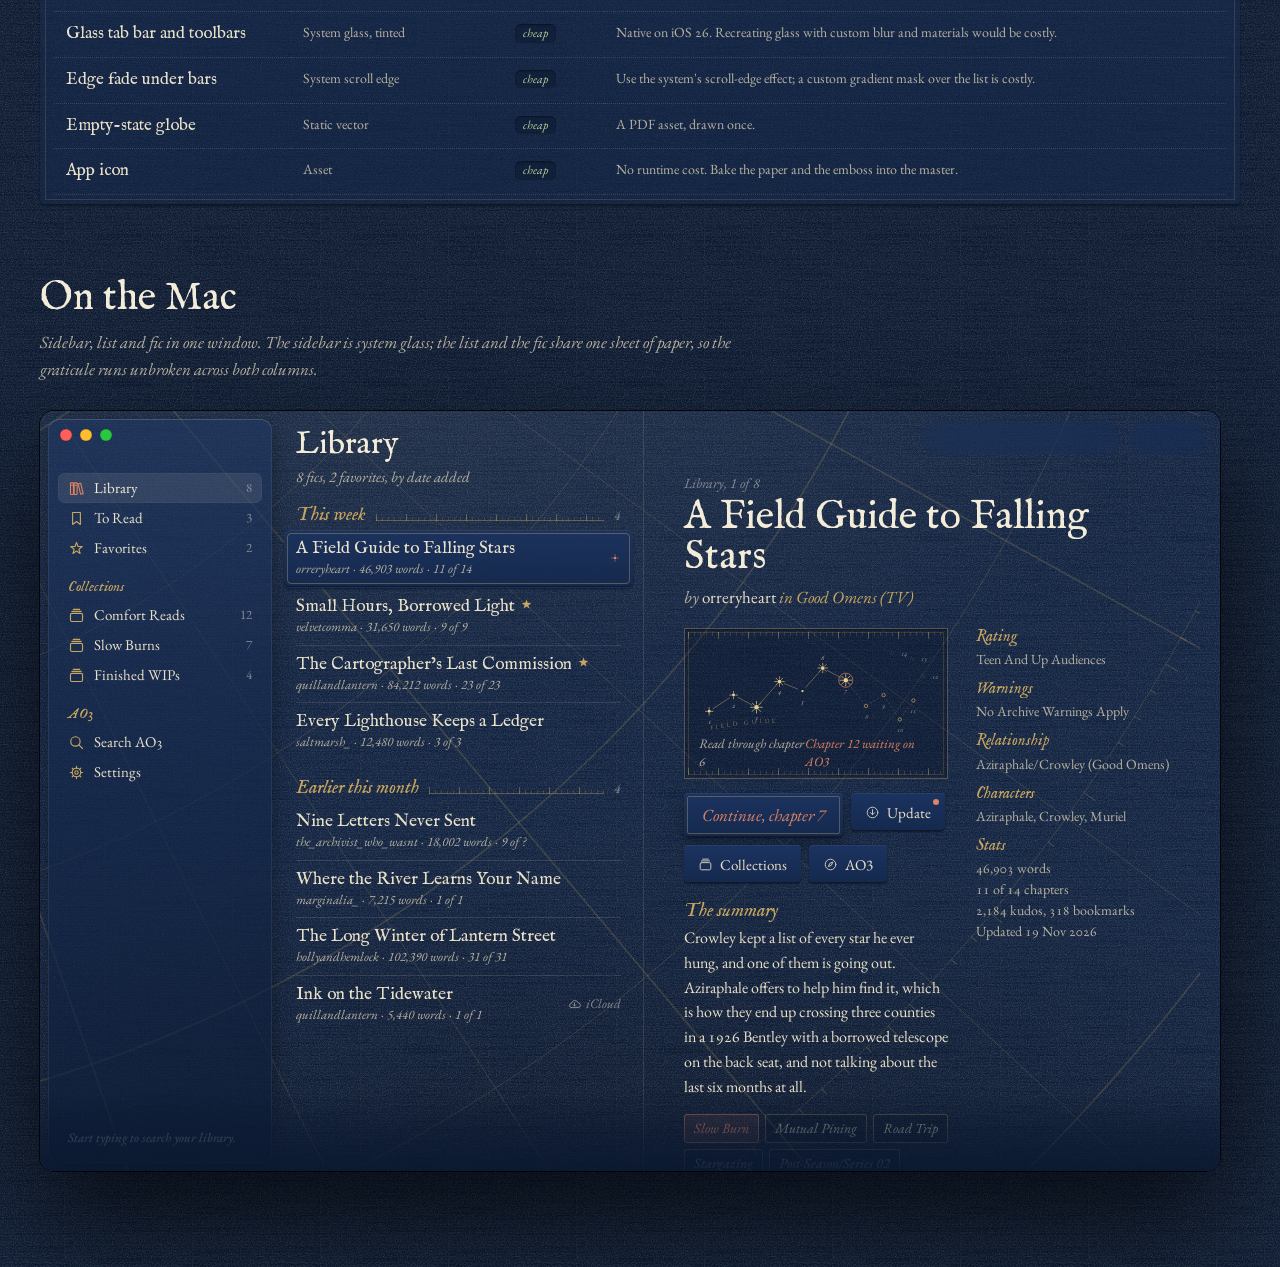
<file: prototypes/theme-celestial/atlas/index.html>
<!doctype html><html lang="en"><head><meta charset="utf-8"><meta name="viewport" content="width=device-width, initial-scale=1">
<title>Star Atlas · Parade theme prototype</title>
<link rel="stylesheet" href="../shared/base.css"><link rel="stylesheet" href="theme.css"></head><body><svg width="0" height="0" style="position:absolute" aria-hidden="true"><defs>
<!-- Stars of graded magnitude, as an atlas legend draws them -->
<symbol id="s1" viewBox="-10 -10 20 20" overflow="visible"><circle r="3.4" fill="currentColor"/><path d="M4.60 0.00L8.60 0.00M3.25 3.25L6.08 6.08M0.00 4.60L0.00 8.60M-3.25 3.25L-6.08 6.08M-4.60 0.00L-8.60 0.00M-3.25 -3.25L-6.08 -6.08M-0.00 -4.60L-0.00 -8.60M3.25 -3.25L6.08 -6.08" stroke="currentColor" stroke-width="1.05" stroke-linecap="round"/></symbol>
<symbol id="s2" viewBox="-10 -10 20 20" overflow="visible"><circle r="2.8" fill="currentColor"/><path d="M3.90 0.00L7.00 0.00M2.76 2.76L4.95 4.95M0.00 3.90L0.00 7.00M-2.76 2.76L-4.95 4.95M-3.90 0.00L-7.00 0.00M-2.76 -2.76L-4.95 -4.95M-0.00 -3.90L-0.00 -7.00M2.76 -2.76L4.95 -4.95" stroke="currentColor" stroke-width=".95" stroke-linecap="round"/></symbol>
<symbol id="s3" viewBox="-10 -10 20 20" overflow="visible"><circle r="2.2" fill="currentColor"/><path d="M3.20 0.00L5.60 0.00M0.00 3.20L0.00 5.60M-3.20 0.00L-5.60 0.00M-0.00 -3.20L-0.00 -5.60" stroke="currentColor" stroke-width=".9" stroke-linecap="round"/></symbol>
<symbol id="s4" viewBox="-10 -10 20 20" overflow="visible"><circle r="1.7" fill="currentColor"/></symbol>
<symbol id="s5" viewBox="-10 -10 20 20" overflow="visible"><circle r="1.1" fill="currentColor"/></symbol>
<symbol id="sopen" viewBox="-10 -10 20 20" overflow="visible"><circle r="2.5" fill="none" stroke="currentColor" stroke-width="1"/></symbol>
<symbol id="sfaint" viewBox="-10 -10 20 20" overflow="visible"><circle r="2.5" fill="none" stroke="currentColor" stroke-width=".8" stroke-dasharray=".9 1.5"/></symbol>
<symbol id="fav" viewBox="-10 -10 20 20"><path d="M0.00 -9.00 L2.17 -2.99 L8.56 -2.78 L3.52 1.14 L5.29 7.28 L0.00 3.70 L-5.29 7.28 L-3.52 1.14 L-8.56 -2.78 L-2.17 -2.99Z" fill="currentColor"/></symbol>
<!-- Toolbar and tab glyphs (stand-ins for the SF Symbols the app uses) -->
<symbol id="i-books" viewBox="0 0 24 24"><rect x="3.5" y="4" width="4.2" height="16.5" rx=".8"/><rect x="8.7" y="4" width="4.2" height="16.5" rx=".8"/><path d="M14.4 5.5 18 4.6l3.4 14.6-3.6.9z"/><path d="M4.5 7.5h2.2M9.7 7.5h2.2" stroke-width="1.1"/></symbol>
<symbol id="i-bookmark" viewBox="0 0 24 24"><path d="M6.5 3.5h11v17l-5.5-4.2-5.5 4.2z"/></symbol>
<symbol id="i-stack" viewBox="0 0 24 24"><rect x="3.5" y="9" width="17" height="11.5" rx="2"/><path d="M5.5 6.2h13M7.5 3.4h9"/></symbol>
<symbol id="i-search" viewBox="0 0 24 24"><circle cx="10.5" cy="10.5" r="6.6"/><path d="m15.4 15.4 5.1 5.1"/></symbol>
<symbol id="i-gear" viewBox="0 0 24 24"><circle cx="12" cy="12" r="6"/><circle cx="12" cy="12" r="2.4"/><path d="M6.00 0.00L8.60 0.00M4.24 4.24L6.08 6.08M0.00 6.00L0.00 8.60M-4.24 4.24L-6.08 6.08M-6.00 0.00L-8.60 0.00M-4.24 -4.24L-6.08 -6.08M-0.00 -6.00L-0.00 -8.60M4.24 -4.24L6.08 -6.08" transform="translate(12 12)"/></symbol>
<symbol id="i-plus" viewBox="0 0 24 24"><path d="M12 5v14M5 12h14"/></symbol>
<symbol id="i-sort" viewBox="0 0 24 24"><path d="M4 7h16M7 12h10M10 17h4"/></symbol>
<symbol id="i-back" viewBox="0 0 24 24"><path d="M14.5 5 7.5 12l7 7" stroke-width="2"/></symbol>
<symbol id="i-more" viewBox="0 0 24 24"><circle cx="6" cy="12" r="1.3" fill="currentColor"/><circle cx="12" cy="12" r="1.3" fill="currentColor"/><circle cx="18" cy="12" r="1.3" fill="currentColor"/></symbol>
<symbol id="i-star" viewBox="-12 -12 24 24"><path d="M0.00 -8.60 L2.12 -2.91 L8.18 -2.66 L3.42 1.11 L5.05 6.96 L0.00 3.60 L-5.05 6.96 L-3.42 1.11 L-8.18 -2.66 L-2.12 -2.91Z"/></symbol>
<symbol id="i-list" viewBox="0 0 24 24"><path d="M9 6.5h11M9 12h11M9 17.5h11"/><circle cx="4.8" cy="6.5" r=".9" fill="currentColor"/><circle cx="4.8" cy="12" r=".9" fill="currentColor"/><circle cx="4.8" cy="17.5" r=".9" fill="currentColor"/></symbol>
<symbol id="i-cloud" viewBox="0 0 24 24"><path d="M7 18.5h10.5a3.8 3.8 0 0 0 .4-7.6 5.6 5.6 0 0 0-10.8 1.2A3.2 3.2 0 0 0 7 18.5z"/><path d="M12 11v5m-2-2 2 2 2-2"/></symbol>
<symbol id="i-down" viewBox="0 0 24 24"><circle cx="12" cy="12" r="8.5"/><path d="M12 7.5v8m-3.4-3.3L12 15.6l3.4-3.4"/></symbol>
<symbol id="i-trash" viewBox="0 0 24 24"><path d="M4.5 7h15M9.5 7V4.5h5V7M6.5 7l1 13h9l1-13M10 10.5v6M14 10.5v6"/></symbol>
<symbol id="i-safari" viewBox="0 0 24 24"><circle cx="12" cy="12" r="8.5"/><path d="m15.5 8.5-2.2 4.8-4.8 2.2 2.2-4.8z"/></symbol>
<symbol id="i-share" viewBox="0 0 24 24"><path d="M12 3.5v11M8.5 7 12 3.5 15.5 7M8 10.5H6.5v10h11v-10H16"/></symbol>
</defs></svg>
<main class="gallery">
<a class="back" href="../index.html">All directions</a>
<header class="gallery-head"><div>
<p class="plate-no">TABULA II</p>
<h1>Star Atlas</h1>
<p class="mood">A plate from an eighteenth-century celestial atlas, printed in gold on Prussian-blue laid paper. Fine linework does the work leather and stitching did: a faint graticule behind every page, graduated scales for dividers, stars drawn by magnitude. Your reading becomes a constellation, lit chapter by chapter. Scholarly and a little romantic; the ornament is precise rather than lavish.</p>
<p class="borrows"><b>Borrows from Leather &amp; Ink:</b> the role split (gold for structure, one warm accent for interaction, now cinnabar instead of rose), italic labels and running heads, the emboss and press recipes, the one-memorable-object rule, and the soft-ink drawing manner. Leaves behind leather, stitching and tape.</p>
</div><div style="display:grid;gap:18px"><div class="swatches"><div class="swatch"><div class="chip-color" style="background:#0f2140"></div><b>Chart</b><code>#0f2140</code></div><div class="swatch"><div class="chip-color" style="background:#0a1830"></div><b>Deep</b><code>#0a1830</code></div><div class="swatch"><div class="chip-color" style="background:#15294d"></div><b>Raised</b><code>#15294d</code></div><div class="swatch"><div class="chip-color" style="background:#e8e0c9"></div><b>Ink</b><code>#e8e0c9</code></div><div class="swatch"><div class="chip-color" style="background:#b7b1a0"></div><b>Ink soft</b><code>#b7b1a0</code></div><div class="swatch"><div class="chip-color" style="background:#858a92"></div><b>Ink faint</b><code>#858a92</code></div><div class="swatch"><div class="chip-color" style="background:#c8a65f"></div><b>Gold line</b><code>#c8a65f</code></div><div class="swatch"><div class="chip-color" style="background:#ead08f"></div><b>Foil light</b><code>#ead08f</code></div><div class="swatch"><div class="chip-color" style="background:#dd8263"></div><b>Cinnabar</b><code>#dd8263</code></div></div>
<div class="specimen"><div class="row"><span class="who">IM Fell English, display</span><span class="s-display">A Field Guide <i>to Falling Stars</i></span></div>
<div class="row"><span class="who">EB Garamond, reading</span><span class="s-text">The sky over Wiltshire was the deep, settled blue that comes an hour after dusk. <i>Italic for labels and running heads.</i> 46,903 words.</span></div>
<div class="row"><span class="who">Cinzel, figure names only</span><span class="s-letter">LYRA · PLEIADES</span></div></div></div></header>

<h2 class="section-title">On the iPhone</h2>
<p class="section-note">The same native structure as today: a floating tab bar with Search on its own, glass toolbar buttons, plain lists. The theme lives in the page, the type and the one chart on each fic.</p>
<div class="screens">
<figure class="screen-figure"><div class="phone"><div class="screen"><div class="page"></div>
<div class="list"><div class="list-head"><h2 class="large-title">Library</h2><p class="subtitle">8 fics, 2 favorites, by date added</p></div><div class="group-head"><span class="kicker">This week</span><span class="scale"></span><span class="count">4</span></div><div class="rows"><div class="row"><div class="body"><div class="title"><span>A Field Guide to Falling Stars</span></div><div class="meta">orreryheart · 46,903 words · 11 of 14</div></div><svg class="update" viewBox="-10 -10 20 20" aria-label="Update waiting on AO3"><use href="#s3" x="-10" y="-10" width="20" height="20"/></svg></div><div class="row"><div class="body"><div class="title"><span>Small Hours, Borrowed Light</span><svg viewBox="-10 -10 20 20"><use href="#fav" x="-10" y="-10" width="20" height="20"/></svg></div><div class="meta">velvetcomma · 31,650 words · 9 of 9</div></div></div><div class="row"><div class="body"><div class="title"><span>The Cartographer’s Last Commission</span><svg viewBox="-10 -10 20 20"><use href="#fav" x="-10" y="-10" width="20" height="20"/></svg></div><div class="meta">quillandlantern · 84,212 words · 23 of 23</div></div></div><div class="row"><div class="body"><div class="title"><span>Every Lighthouse Keeps a Ledger</span></div><div class="meta">saltmarsh_ · 12,480 words · 3 of 3</div></div></div></div><div class="group-head"><span class="kicker">Earlier this month</span><span class="scale"></span><span class="count">4</span></div><div class="rows"><div class="row"><div class="body"><div class="title"><span>Nine Letters Never Sent</span></div><div class="meta">the_archivist_who_wasnt · 18,002 words · 9 of ?</div></div></div><div class="row"><div class="body"><div class="title"><span>Where the River Learns Your Name</span></div><div class="meta">marginalia_ · 7,215 words · 1 of 1</div></div></div><div class="row"><div class="body"><div class="title"><span>The Long Winter of Lantern Street</span></div><div class="meta">hollyandhemlock · 102,390 words · 31 of 31</div></div></div><div class="row"><div class="body"><div class="title"><span>Ink on the Tidewater</span></div><div class="meta">quillandlantern · 5,440 words · 1 of 1</div></div><span class="cloud"><svg class="ico" viewBox="0 0 24 24"><use href="#i-cloud"/></svg>iCloud</span></div></div></div>
<div class="edge-fade top"></div><div class="edge-fade"></div><div class="toolbar"><span></span><div class="tb-group glass"><div class="tb-btn"><svg class="ico" viewBox="0 0 24 24"><use href="#i-sort"/></svg></div><div class="tb-btn"><svg class="ico" viewBox="0 0 24 24"><use href="#i-plus"/></svg></div></div></div><div class="tabbar"><div class="tabs glass"><div class="tab on"><svg class="ico" viewBox="0 0 24 24"><use href="#i-books"/></svg><span>Library</span></div><div class="tab"><svg class="ico" viewBox="0 0 24 24"><use href="#i-bookmark"/></svg><span>To Read</span></div><div class="tab"><svg class="ico" viewBox="0 0 24 24"><use href="#i-stack"/></svg><span>Collections</span></div><div class="tab"><svg class="ico" viewBox="0 0 24 24"><use href="#i-gear"/></svg><span>Settings</span></div></div><div class="tab-search glass"><svg class="ico" viewBox="0 0 24 24"><use href="#i-search"/></svg></div></div><div class="statusbar"><span>9:41</span><span class="sb-right">
<svg width="18" height="12" viewBox="0 0 18 12"><rect x="0" y="8" width="3" height="4" rx="1"/><rect x="5" y="5.5" width="3" height="6.5" rx="1"/><rect x="10" y="3" width="3" height="9" rx="1"/><rect x="15" y="0" width="3" height="12" rx="1"/></svg>
<svg width="16" height="12" viewBox="0 0 16 12"><path d="M8 2.2c2.3 0 4.4.9 6 2.4l1.1-1.2A10.2 10.2 0 0 0 8 .6 10.2 10.2 0 0 0 .9 3.4L2 4.6a8.6 8.6 0 0 1 6-2.4zm0 3.2c1.4 0 2.7.5 3.7 1.4l1.1-1.2A7.1 7.1 0 0 0 8 3.8a7.1 7.1 0 0 0-4.8 1.8l1.1 1.2c1-.9 2.3-1.4 3.7-1.4zm0 3.2c.6 0 1.1.2 1.5.6L8 10.8 6.5 9.2c.4-.4.9-.6 1.5-.6z"/></svg>
<svg width="27" height="13" viewBox="0 0 27 13"><rect x=".5" y=".5" width="23" height="12" rx="3.6" fill="none" stroke="currentColor" opacity=".4"/><rect x="2" y="2" width="20" height="9" rx="2.2"/><path d="M25 4.5v4c.8-.3 1.4-1.1 1.4-2s-.6-1.7-1.4-2z" opacity=".45"/></svg>
</span></div><div class="home-indicator"></div></div></div><figcaption><b>Library.</b> Groups head with a graduated scale. A gold star marks a favorite; a small cinnabar star means an update is waiting.</figcaption></figure>
<figure class="screen-figure"><div class="phone"><div class="screen"><div class="page"></div><div class="detail"><div class="running">Library, 1 of 8</div>
<h2>A Field Guide to Falling Stars</h2>
<p class="byline">by <b>orreryheart</b></p>
<p class="fandom">Good Omens (TV)</p>
<div class="chart plate"><span class="ticks top"></span><span class="ticks bottom"></span><svg viewBox="0 0 352 136" role="img" aria-label="Chapters as a constellation: 6 read, chapter 7 in progress, 8 to 11 unread, 12 to 14 not yet posted"><title>Chapters read, in progress, unread and not yet posted</title><path d="M0 126 Q176 92 352 126" fill="none" stroke="var(--cinnabar)" stroke-opacity=".38" stroke-width=".8" stroke-dasharray="1 4"/><path d="M23.8 100.1L48.2 83.9" stroke="var(--gold)" stroke-opacity=".75" stroke-width=".9" fill="none"/><path d="M60.2 83.3L81.8 94.7" stroke="var(--gold)" stroke-opacity=".75" stroke-width=".9" fill="none"/><path d="M92.7 92.8L117.3 65.2" stroke="var(--gold)" stroke-opacity=".75" stroke-width=".9" fill="none"/><path d="M128.5 62.7L149.5 71.3" stroke="var(--gold)" stroke-opacity=".75" stroke-width=".9" fill="none"/><path d="M160.6 68.8L181.4 45.2" stroke="var(--gold)" stroke-opacity=".75" stroke-width=".9" fill="none"/><path d="M192.2 43.3L213.8 54.7" stroke="var(--gold)" stroke-opacity=".75" stroke-width=".9" fill="none"/><path d="M224.3 63.5L245.7 90.5" stroke="var(--gold)" stroke-opacity=".45" stroke-width=".8" stroke-dasharray="3 3" fill="none"/><path d="M256.0 92.3L270.0 83.7" stroke="var(--gold)" stroke-opacity=".45" stroke-width=".8" stroke-dasharray="3 3" fill="none"/><path d="M279.9 85.8L296.1 110.2" stroke="var(--gold)" stroke-opacity=".45" stroke-width=".8" stroke-dasharray="3 3" fill="none"/><path d="M304.1 110.3L315.9 93.7" stroke="var(--gold)" stroke-opacity=".45" stroke-width=".8" stroke-dasharray="3 3" fill="none"/><path d="M322.5 81.5L331.5 58.5" stroke="var(--gold)" stroke-opacity=".28" stroke-width=".7" stroke-dasharray="1 3" fill="none"/><path d="M330.3 46.0L321.7 32.0" stroke="var(--gold)" stroke-opacity=".28" stroke-width=".7" stroke-dasharray="1 3" fill="none"/><path d="M311.2 24.2L294.8 19.8" stroke="var(--gold)" stroke-opacity=".28" stroke-width=".7" stroke-dasharray="1 3" fill="none"/><use href="#s3" x="8" y="94" width="20" height="20" style="color:var(--gold-bright)"/><text x="18" y="123" text-anchor="middle" font-family="EB Garamond" font-style="italic" font-size="10.5" fill="var(--ink-soft)">1</text><use href="#s3" x="44" y="70" width="20" height="20" style="color:var(--gold-bright)"/><text x="54" y="99" text-anchor="middle" font-family="EB Garamond" font-style="italic" font-size="10.5" fill="var(--ink-soft)">2</text><use href="#s1" x="78" y="88" width="20" height="20" style="color:var(--gold-bright)"/><text x="88" y="117" text-anchor="middle" font-family="EB Garamond" font-style="italic" font-size="10.5" fill="var(--ink-soft)">3</text><use href="#s2" x="112" y="50" width="20" height="20" style="color:var(--gold-bright)"/><text x="122" y="79" text-anchor="middle" font-family="EB Garamond" font-style="italic" font-size="10.5" fill="var(--ink-soft)">4</text><use href="#s4" x="146" y="64" width="20" height="20" style="color:var(--gold-bright)"/><text x="156" y="93" text-anchor="middle" font-family="EB Garamond" font-style="italic" font-size="10.5" fill="var(--ink-soft)">5</text><use href="#s2" x="176" y="30" width="20" height="20" style="color:var(--gold-bright)"/><text x="186" y="28" text-anchor="middle" font-family="EB Garamond" font-style="italic" font-size="10.5" fill="var(--ink-soft)">6</text><use href="#s1" x="210" y="48" width="20" height="20" style="color:var(--gold-bright)"/><circle cx="220" cy="58" r="10.5" fill="none" stroke="var(--cinnabar)" stroke-width="1"/><text x="220" y="77" text-anchor="middle" font-family="EB Garamond" font-style="italic" font-size="10.5" fill="var(--cinnabar)">7</text><use href="#sopen" x="240" y="86" width="20" height="20" style="color:var(--gold)"/><text x="250" y="115" text-anchor="middle" font-family="EB Garamond" font-style="italic" font-size="10.5" fill="var(--ink-faint)">8</text><use href="#sopen" x="266" y="70" width="20" height="20" style="color:var(--gold)"/><text x="276" y="99" text-anchor="middle" font-family="EB Garamond" font-style="italic" font-size="10.5" fill="var(--ink-faint)">9</text><use href="#sopen" x="290" y="106" width="20" height="20" style="color:var(--gold)"/><text x="300" y="135" text-anchor="middle" font-family="EB Garamond" font-style="italic" font-size="10.5" fill="var(--ink-faint)">10</text><use href="#sopen" x="310" y="78" width="20" height="20" style="color:var(--gold)"/><text x="320" y="107" text-anchor="middle" font-family="EB Garamond" font-style="italic" font-size="10.5" fill="var(--ink-faint)">11</text><use href="#sfaint" x="324" y="42" width="20" height="20" style="color:var(--gold)" opacity=".55"/><text x="347" y="56" text-anchor="start" font-family="EB Garamond" font-style="italic" font-size="10.5" fill="var(--ink-faint)">12</text><use href="#sfaint" x="308" y="16" width="20" height="20" style="color:var(--gold)" opacity=".55"/><text x="331" y="30" text-anchor="start" font-family="EB Garamond" font-style="italic" font-size="10.5" fill="var(--ink-faint)">13</text><use href="#sfaint" x="278" y="8" width="20" height="20" style="color:var(--gold)" opacity=".55"/><text x="301" y="22" text-anchor="start" font-family="EB Garamond" font-style="italic" font-size="10.5" fill="var(--ink-faint)">14</text><path id="lbl" d="M20 132 Q120 112 230 126" fill="none"/><text font-family="Cinzel" font-size="8.5" letter-spacing="4.2" fill="var(--gold)" fill-opacity=".85"><textPath href="#lbl">FIELD GUIDE</textPath></text></svg>
<div class="chart-cap"><span class="meta">Read through chapter 6</span><span class="meta red">Chapter 12 waiting on AO3</span></div></div>
<div class="actions"><span class="btn primary">Continue, chapter 7</span>
<span class="btn"><svg class="ico" viewBox="0 0 24 24"><use href="#i-down"/></svg>Update<span class="pip"></span></span><span class="btn icon"><svg class="ico" viewBox="0 0 24 24"><use href="#i-stack"/></svg></span></div>
<div class="summary"><div class="kicker">The summary</div><p>Crowley kept a list of every star he ever hung, and one of them is going out. Aziraphale offers to help him find it, which is how they end up crossing three counties in a 1926 Bentley with a borrowed telescope on the back seat, and not talking about the last six months at all.</p></div>
<div class="tags"><span class="chip on">Slow Burn</span><span class="chip">Mutual Pining</span><span class="chip">Road Trip</span><span class="chip">Stargazing</span><span class="chip">Post-Season/Series 02</span><span class="chip">Hurt/Comfort</span><span class="chip">Happy Ending Eventually</span></div></div>
<div class="edge-fade top"></div><div class="edge-fade"></div><div class="toolbar"><div class="tb-group glass"><div class="tb-btn"><svg class="ico" viewBox="0 0 24 24"><use href="#i-back"/></svg></div></div><div class="tb-group glass"><div class="tb-btn on"><svg class="ico" viewBox="0 0 24 24"><use href="#i-star"/></svg></div><div class="tb-btn"><svg class="ico" viewBox="0 0 24 24"><use href="#i-share"/></svg></div><div class="tb-btn"><svg class="ico" viewBox="0 0 24 24"><use href="#i-more"/></svg></div></div></div><div class="tabbar"><div class="tabs glass"><div class="tab on"><svg class="ico" viewBox="0 0 24 24"><use href="#i-books"/></svg><span>Library</span></div><div class="tab"><svg class="ico" viewBox="0 0 24 24"><use href="#i-bookmark"/></svg><span>To Read</span></div><div class="tab"><svg class="ico" viewBox="0 0 24 24"><use href="#i-stack"/></svg><span>Collections</span></div><div class="tab"><svg class="ico" viewBox="0 0 24 24"><use href="#i-gear"/></svg><span>Settings</span></div></div><div class="tab-search glass"><svg class="ico" viewBox="0 0 24 24"><use href="#i-search"/></svg></div></div><div class="statusbar"><span>9:41</span><span class="sb-right">
<svg width="18" height="12" viewBox="0 0 18 12"><rect x="0" y="8" width="3" height="4" rx="1"/><rect x="5" y="5.5" width="3" height="6.5" rx="1"/><rect x="10" y="3" width="3" height="9" rx="1"/><rect x="15" y="0" width="3" height="12" rx="1"/></svg>
<svg width="16" height="12" viewBox="0 0 16 12"><path d="M8 2.2c2.3 0 4.4.9 6 2.4l1.1-1.2A10.2 10.2 0 0 0 8 .6 10.2 10.2 0 0 0 .9 3.4L2 4.6a8.6 8.6 0 0 1 6-2.4zm0 3.2c1.4 0 2.7.5 3.7 1.4l1.1-1.2A7.1 7.1 0 0 0 8 3.8a7.1 7.1 0 0 0-4.8 1.8l1.1 1.2c1-.9 2.3-1.4 3.7-1.4zm0 3.2c.6 0 1.1.2 1.5.6L8 10.8 6.5 9.2c.4-.4.9-.6 1.5-.6z"/></svg>
<svg width="27" height="13" viewBox="0 0 27 13"><rect x=".5" y=".5" width="23" height="12" rx="3.6" fill="none" stroke="currentColor" opacity=".4"/><rect x="2" y="2" width="20" height="9" rx="2.2"/><path d="M25 4.5v4c.8-.3 1.4-1.1 1.4-2s-.6-1.7-1.4-2z" opacity=".45"/></svg>
</span></div><div class="home-indicator"></div></div></div><figcaption><b>A fic.</b> The chapter constellation is the page’s one object: six read, the current chapter ringed in cinnabar, three not yet posted. It replaces the stitched card.</figcaption></figure>
<figure class="screen-figure"><div class="phone"><div class="screen"><div class="page reader"></div>
<div class="reader-body"><div class="ch-head"><div class="running">Chapter 4 of 11</div><h3>The Pleiades, Approximately</h3><svg viewBox="-27 -15 54 30" aria-hidden="true" style="color:var(--gold)">
<use href="#s2" x="-10" y="-8" width="20" height="20"/>
<use href="#s3" x="-25" y="-6" width="20" height="20"/>
<use href="#s5" x="-28" y="-12" width="20" height="20"/>
<use href="#s3" x="1" y="-14" width="20" height="20"/>
<use href="#s4" x="-3" y="-20" width="20" height="20"/>
<use href="#s4" x="-5" y="-2" width="20" height="20"/>
<use href="#s4" x="-13" y="-23" width="20" height="20"/>
</svg></div><div class="prose"><p>The trouble with the Pleiades, Crowley said, was that nobody could agree how many of them there were.</p>
<p>“Seven,” said Aziraphale, who had read the relevant poets. He was holding the thermos the way other people held a candle in church, both hands, close to the chest. The field smelled of cut hay and of the Bentley’s engine ticking itself cool. “There are seven sisters. It’s rather the point of them.”</p>
<p>“Six you can see. Nine if you’ve got good eyes and no streetlights. Fourteen hundred if you’ve got a decent telescope and a grudge.” Crowley lay back on the bonnet with his hands behind his head. “I put in a lot of them. Most of them, actually. Did the whole cluster in an afternoon. Very fiddly. You’d think blue would be easy.”</p>
<p>Aziraphale looked up for a long moment. The sky over Wiltshire was the deep, settled blue that comes an hour after dusk, and the little cluster sat in it like a handful of salt someone had thrown over their shoulder for luck.</p>
<p>“They’re lovely,” he said, and then, because it seemed important to be accurate, “You did a lovely job.”</p></div></div>
<div class="edge-fade top" style="height:110px;background:linear-gradient(to bottom, rgba(13,28,55,.92), transparent)"></div>
<div class="reader-foot"><svg viewBox="0 0 337 22" preserveAspectRatio="none" aria-hidden="true"><path d="M12.0 11H32.5" stroke="var(--gold)" stroke-opacity=".75" stroke-width=".8"/><path d="M44.5 11H65.0" stroke="var(--gold)" stroke-opacity=".75" stroke-width=".8"/><path d="M77.0 11H97.5" stroke="var(--gold)" stroke-opacity=".75" stroke-width=".8"/><path d="M109.5 11H130.0" stroke="var(--gold)" stroke-opacity=".75" stroke-width=".8"/><path d="M142.0 11H162.5" stroke="var(--gold)" stroke-opacity=".35" stroke-dasharray="2 3" stroke-width=".8"/><path d="M174.5 11H195.0" stroke="var(--gold)" stroke-opacity=".35" stroke-dasharray="2 3" stroke-width=".8"/><path d="M207.0 11H227.5" stroke="var(--gold)" stroke-opacity=".35" stroke-dasharray="2 3" stroke-width=".8"/><path d="M239.5 11H260.0" stroke="var(--gold)" stroke-opacity=".35" stroke-dasharray="2 3" stroke-width=".8"/><path d="M272.0 11H292.5" stroke="var(--gold)" stroke-opacity=".35" stroke-dasharray="2 3" stroke-width=".8"/><path d="M304.5 11H325.0" stroke="var(--gold)" stroke-opacity=".35" stroke-dasharray="2 3" stroke-width=".8"/><use href="#s3" x="-4.0" y="1" width="20" height="20" style="color:var(--gold-bright)"/><use href="#s3" x="28.5" y="1" width="20" height="20" style="color:var(--gold-bright)"/><use href="#s3" x="61.0" y="1" width="20" height="20" style="color:var(--gold-bright)"/><use href="#s3" x="93.5" y="1" width="20" height="20" style="color:var(--gold-bright)"/><circle cx="103.5" cy="11" r="8" fill="none" stroke="var(--cinnabar)" stroke-width="1"/><use href="#sopen" x="126.0" y="1" width="20" height="20" style="color:var(--gold)"/><use href="#sopen" x="158.5" y="1" width="20" height="20" style="color:var(--gold)"/><use href="#sopen" x="191.0" y="1" width="20" height="20" style="color:var(--gold)"/><use href="#sopen" x="223.5" y="1" width="20" height="20" style="color:var(--gold)"/><use href="#sopen" x="256.0" y="1" width="20" height="20" style="color:var(--gold)"/><use href="#sopen" x="288.5" y="1" width="20" height="20" style="color:var(--gold)"/><use href="#sopen" x="321.0" y="1" width="20" height="20" style="color:var(--gold)"/></svg><div class="meta"><span>Chapter 4 of 11</span><span>38% through</span></div></div><div class="toolbar"><div class="tb-group glass tb-back"><svg class="ico" viewBox="0 0 24 24"><use href="#i-back"/></svg><span>Library</span></div><div class="tb-group glass"><div class="tb-btn"><svg class="ico" viewBox="0 0 24 24"><use href="#i-list"/></svg></div><div class="tb-btn tb-aa">Aa</div></div></div><div class="statusbar"><span>9:41</span><span class="sb-right">
<svg width="18" height="12" viewBox="0 0 18 12"><rect x="0" y="8" width="3" height="4" rx="1"/><rect x="5" y="5.5" width="3" height="6.5" rx="1"/><rect x="10" y="3" width="3" height="9" rx="1"/><rect x="15" y="0" width="3" height="12" rx="1"/></svg>
<svg width="16" height="12" viewBox="0 0 16 12"><path d="M8 2.2c2.3 0 4.4.9 6 2.4l1.1-1.2A10.2 10.2 0 0 0 8 .6 10.2 10.2 0 0 0 .9 3.4L2 4.6a8.6 8.6 0 0 1 6-2.4zm0 3.2c1.4 0 2.7.5 3.7 1.4l1.1-1.2A7.1 7.1 0 0 0 8 3.8a7.1 7.1 0 0 0-4.8 1.8l1.1 1.2c1-.9 2.3-1.4 3.7-1.4zm0 3.2c.6 0 1.1.2 1.5.6L8 10.8 6.5 9.2c.4-.4.9-.6 1.5-.6z"/></svg>
<svg width="27" height="13" viewBox="0 0 27 13"><rect x=".5" y=".5" width="23" height="12" rx="3.6" fill="none" stroke="currentColor" opacity=".4"/><rect x="2" y="2" width="20" height="9" rx="2.2"/><path d="M25 4.5v4c.8-.3 1.4-1.1 1.4-2s-.6-1.7-1.4-2z" opacity=".45"/></svg>
</span></div><div class="home-indicator"></div></div></div><figcaption><b>The reader.</b> Graticule at 12%, the paper tile and nothing else behind the text. EB Garamond 18/29.7. Ink #e8e0c9 on #0d1c37 is 12.9:1. Progress is the constellation again, across the foot.</figcaption></figure>
<figure class="screen-figure"><div class="phone"><div class="screen"><div class="page"></div>
<div class="empty"><h2 class="large-title">To Read</h2><p class="subtitle">Nothing marked yet</p></div>
<div class="empty-center"><svg class="globe" viewBox="0 0 320 300" role="img" aria-label="A celestial globe on a turned stand">
<title>A celestial globe on a turned stand</title>
<defs><clipPath id="gclip"><circle cx="160" cy="128" r="82"/></clipPath></defs>
<g fill="none" stroke="currentColor" stroke-linecap="round" stroke-linejoin="round">
 <!-- back of the horizon ring -->
 <path d="M38 150 A122 27 0 0 1 282 150" stroke-width=".8" opacity=".5"/>
 <path d="M47 150 A113 22 0 0 1 273 150" stroke-width=".6" opacity=".35"/>
 <!-- the globe -->
 <circle cx="160" cy="128" r="82" fill="var(--chart)" stroke-width="1.5"/>
 <g clip-path="url(#gclip)" stroke-width=".7" opacity=".75">
  <g transform="rotate(-20 160 128)">
   <ellipse cx="160" cy="128" rx="28" ry="82"/>
   <ellipse cx="160" cy="128" rx="58" ry="82"/>
   <path d="M160 46v164"/>
   <path d="M86 92 Q160 76 234 92"/><path d="M80 128 Q160 116 240 128" opacity=".9"/><path d="M86 164 Q160 154 234 164"/>
   <path d="M108 66 Q160 56 212 66"/><path d="M108 192 Q160 186 212 192"/>
  </g>
  <!-- the ecliptic: the one red line -->
  <ellipse cx="160" cy="128" rx="84" ry="24" transform="rotate(-43 160 128)" stroke="var(--cinnabar)" stroke-width="1.3" opacity="1" stroke-dasharray="5 2.2"/>
  <!-- fine hatching on the shadow side -->
  <g stroke-width=".45" opacity=".55">
   <path d="M214 76 Q236 112 226 168"/><path d="M220 82 Q240 116 232 162"/><path d="M226 90 Q243 122 237 156"/><path d="M231 100 Q245 126 241 148"/>
  </g>
 </g>
 <!-- a small constellation on the sphere: Cassiopeia's W -->
 <g stroke-width=".7" opacity=".9"><path d="M118 104 L132 116 L144 104 L158 118 L170 100"/></g>
 <g stroke="none" fill="currentColor"><circle cx="118" cy="104" r="2.1"/><circle cx="132" cy="116" r="2.6"/><circle cx="144" cy="104" r="2"/><circle cx="158" cy="118" r="2.4"/><circle cx="170" cy="100" r="1.7"/>
  <circle cx="192" cy="150" r="1.2"/><circle cx="182" cy="170" r="1"/><circle cx="130" cy="166" r="1.3"/><circle cx="110" cy="146" r=".9"/><circle cx="200" cy="96" r="1"/></g>
 <!-- brass meridian ring and its pins -->
 <g stroke="var(--gold)">
  <circle cx="160" cy="128" r="90" stroke-width="1.3" transform="rotate(-20 160 128)" stroke-dasharray="0" />
  <circle cx="160" cy="128" r="95" stroke-width=".7" opacity=".8"/>
  <path d="M187 35 L193 22" stroke-width="1.4"/><circle cx="194" cy="19.5" r="3" fill="var(--gold)" stroke="none"/>
  <path d="M133 221 L128 232" stroke-width="1.4"/>
 </g>
 <!-- graduation on the meridian ring -->
 <g stroke="var(--gold)" stroke-width=".6" opacity=".9">
  <path d="M77.7 80.5L71.7 77.0"/><path d="M83.1 72.2L80.3 70.1"/><path d="M89.4 64.4L86.8 62.1"/><path d="M96.4 57.4L94.1 54.8"/><path d="M104.2 51.1L102.1 48.3"/><path d="M112.5 45.7L109.0 39.7"/><path d="M121.4 41.2L119.9 38.0"/><path d="M130.6 37.6L129.6 34.3"/><path d="M140.2 35.1L139.5 31.7"/><path d="M150.1 33.5L149.7 30.0"/><path d="M160.0 33.0L160.0 26.0"/><path d="M169.9 33.5L170.3 30.0"/><path d="M179.8 35.1L180.5 31.7"/><path d="M189.4 37.6L190.4 34.3"/><path d="M198.6 41.2L200.1 38.0"/><path d="M207.5 45.7L211.0 39.7"/><path d="M215.8 51.1L217.9 48.3"/><path d="M223.6 57.4L225.9 54.8"/><path d="M230.6 64.4L233.2 62.1"/><path d="M236.9 72.2L239.7 70.1"/><path d="M242.3 80.5L248.3 77.0"/><path d="M246.8 89.4L250.0 87.9"/><path d="M250.4 98.6L253.7 97.6"/><path d="M252.9 108.2L256.3 107.5"/><path d="M254.5 118.1L258.0 117.7"/><path d="M255.0 128.0L262.0 128.0"/><path d="M254.5 137.9L258.0 138.3"/><path d="M252.9 147.8L256.3 148.5"/><path d="M250.4 157.4L253.7 158.4"/><path d="M246.8 166.6L250.0 168.1"/>
 </g>
 <!-- front of the horizon ring -->
 <path d="M38 150 A122 27 0 0 0 282 150" stroke-width="1.5" fill="var(--chart)" fill-opacity="0"/>
 <path d="M47 150 A113 22 0 0 0 273 150" stroke-width=".8"/>
 <path d="M56 158 l-2 6 M80 168 l-1.6 6 M108 174 l-1 6 M140 177 l-.4 6 M180 177 l.4 6 M212 174 l1 6 M240 168 l1.6 6 M264 158 l2 6" stroke-width=".55" opacity=".7"/>
 <!-- the stand: two curved legs and a turned column -->
 <path d="M84 173 C96 204 116 230 132 258" stroke-width="1.4"/>
 <path d="M236 173 C224 204 204 230 188 258" stroke-width="1.4"/>
 <path d="M160 234 C152 240 152 250 156 258 M160 234 C168 240 168 250 164 258" stroke-width="1.1"/>
 <ellipse cx="160" cy="232" rx="7" ry="2.6" stroke-width="1"/>
 <path d="M104 262 Q160 274 216 262" stroke-width="1.5"/>
 <ellipse cx="160" cy="262" rx="58" ry="8" stroke-width="1"/>
 <path d="M106 266 Q160 280 214 266" stroke-width=".55" opacity=".6"/>
 <path d="M118 268 l-6 9 M202 268 l6 9 M160 271 v8" stroke-width="1.3"/>
</g></svg><h3>Nothing waiting to be read</h3><p>Fics you mark To Read gather here, newest first. Find one in your library or on AO3.</p><span class="btn"><svg class="ico" viewBox="0 0 24 24"><use href="#i-search"/></svg>Search AO3</span></div>
<div class="toolbar"><span></span><div class="tb-group glass"><div class="tb-btn"><svg class="ico" viewBox="0 0 24 24"><use href="#i-plus"/></svg></div></div></div><div class="tabbar"><div class="tabs glass"><div class="tab"><svg class="ico" viewBox="0 0 24 24"><use href="#i-books"/></svg><span>Library</span></div><div class="tab on"><svg class="ico" viewBox="0 0 24 24"><use href="#i-bookmark"/></svg><span>To Read</span></div><div class="tab"><svg class="ico" viewBox="0 0 24 24"><use href="#i-stack"/></svg><span>Collections</span></div><div class="tab"><svg class="ico" viewBox="0 0 24 24"><use href="#i-gear"/></svg><span>Settings</span></div></div><div class="tab-search glass"><svg class="ico" viewBox="0 0 24 24"><use href="#i-search"/></svg></div></div><div class="statusbar"><span>9:41</span><span class="sb-right">
<svg width="18" height="12" viewBox="0 0 18 12"><rect x="0" y="8" width="3" height="4" rx="1"/><rect x="5" y="5.5" width="3" height="6.5" rx="1"/><rect x="10" y="3" width="3" height="9" rx="1"/><rect x="15" y="0" width="3" height="12" rx="1"/></svg>
<svg width="16" height="12" viewBox="0 0 16 12"><path d="M8 2.2c2.3 0 4.4.9 6 2.4l1.1-1.2A10.2 10.2 0 0 0 8 .6 10.2 10.2 0 0 0 .9 3.4L2 4.6a8.6 8.6 0 0 1 6-2.4zm0 3.2c1.4 0 2.7.5 3.7 1.4l1.1-1.2A7.1 7.1 0 0 0 8 3.8a7.1 7.1 0 0 0-4.8 1.8l1.1 1.2c1-.9 2.3-1.4 3.7-1.4zm0 3.2c.6 0 1.1.2 1.5.6L8 10.8 6.5 9.2c.4-.4.9-.6 1.5-.6z"/></svg>
<svg width="27" height="13" viewBox="0 0 27 13"><rect x=".5" y=".5" width="23" height="12" rx="3.6" fill="none" stroke="currentColor" opacity=".4"/><rect x="2" y="2" width="20" height="9" rx="2.2"/><path d="M25 4.5v4c.8-.3 1.4-1.1 1.4-2s-.6-1.7-1.4-2z" opacity=".45"/></svg>
</span></div><div class="home-indicator"></div></div></div><figcaption><b>To Read, empty.</b> A celestial globe on a turned stand, in cream ink with brass hardware; the ecliptic is the one red mark.</figcaption></figure>
<figure class="screen-figure"><div class="board"><div class="page"></div>
<p class="board-label">Tab bar, Library selected</p>
<div class="zoom" style="height:96px;width:393px;margin-left:0"><div style="position:relative;height:96px"><div class="tabbar" style="bottom:14px"><div class="tabs glass"><div class="tab on"><svg class="ico" viewBox="0 0 24 24"><use href="#i-books"/></svg><span>Library</span></div><div class="tab"><svg class="ico" viewBox="0 0 24 24"><use href="#i-bookmark"/></svg><span>To Read</span></div><div class="tab"><svg class="ico" viewBox="0 0 24 24"><use href="#i-stack"/></svg><span>Collections</span></div><div class="tab"><svg class="ico" viewBox="0 0 24 24"><use href="#i-gear"/></svg><span>Settings</span></div></div><div class="tab-search glass"><svg class="ico" viewBox="0 0 24 24"><use href="#i-search"/></svg></div></div></div></div>
<p class="board-label">At 2×: selected and resting</p>
<div style="position:relative;z-index:2;height:150px;overflow:hidden;margin:0 24px;border:.5px solid var(--grid)"><div class="zoom" style="transform:scale(2);width:393px;height:96px;margin:-14px 0 0 -30px"><div style="position:relative;height:96px"><div class="tabbar" style="bottom:14px"><div class="tabs glass"><div class="tab on"><svg class="ico" viewBox="0 0 24 24"><use href="#i-books"/></svg><span>Library</span></div><div class="tab"><svg class="ico" viewBox="0 0 24 24"><use href="#i-bookmark"/></svg><span>To Read</span></div><div class="tab"><svg class="ico" viewBox="0 0 24 24"><use href="#i-stack"/></svg><span>Collections</span></div><div class="tab"><svg class="ico" viewBox="0 0 24 24"><use href="#i-gear"/></svg><span>Settings</span></div></div><div class="tab-search glass"><svg class="ico" viewBox="0 0 24 24"><use href="#i-search"/></svg></div></div></div></div></div>
<p class="note">Selection is cinnabar, the atlas’s ecliptic red, on a faint cream pill. The glass is the system’s, tinted blue; labels in EB Garamond.</p>
<p class="board-label">Toolbar on a fic, at 2×</p>
<div style="position:relative;z-index:2;height:120px;overflow:hidden;margin:0 24px;border:.5px solid var(--grid)"><div class="zoom" style="transform:scale(2);width:393px;height:60px;margin:-98px 0 0 -440px"><div style="position:relative;height:110px"><div class="toolbar"><div class="tb-group glass"><div class="tb-btn"><svg class="ico" viewBox="0 0 24 24"><use href="#i-back"/></svg></div></div><div class="tb-group glass"><div class="tb-btn on"><svg class="ico" viewBox="0 0 24 24"><use href="#i-star"/></svg></div><div class="tb-btn"><svg class="ico" viewBox="0 0 24 24"><use href="#i-share"/></svg></div><div class="tb-btn"><svg class="ico" viewBox="0 0 24 24"><use href="#i-more"/></svg></div></div></div></div></div></div>
<p class="note">Favorited: the star turns cinnabar. Back, share and more stay in cream ink.</p>
<p class="board-label">Swipe actions</p>
<div style="position:relative;z-index:2;margin:0 24px"><div class="swipe-row"><div class="row"><div class="body"><div class="title"><span>Every Lighthouse Keeps a Ledger</span></div><div class="meta">saltmarsh_ · 12,480 words · 3 of 3</div></div></div>
<div class="swipe-actions"><span style="background:#36577f"><svg class="ico" viewBox="0 0 24 24"><use href="#i-down"/></svg>Update</span><span style="background:#8e3d2b"><svg class="ico" viewBox="0 0 24 24"><use href="#i-trash"/></svg>Delete</span></div></div><div class="swipe-row"><div class="row" style="left:84px"><div class="body"><div class="title"><span>Nine Letters Never Sent</span></div><div class="meta">the_archivist_who_wasnt · 18,002 words</div></div></div>
<div class="swipe-actions" style="left:0;right:auto"><span style="background:#86682f"><svg class="ico" viewBox="0 0 24 24"><use href="#i-star"/></svg>Favorite</span></div></div></div>
<p class="note">Tints: brass #86682f, slate blue #36577f, oxide #8e3d2b. Dark enough for the system’s white label.</p>
</div><figcaption><b>Chrome up close.</b> Native Liquid Glass, tinted toward the paper. Only the tint, the type and the selection color change.</figcaption></figure>
<figure class="screen-figure"><div class="icon-board"><div class="page"></div>
<div class="app-icon"><svg viewBox="0 0 1024 1024" role="img" aria-label="Parade icon, Star Atlas"><defs>
<linearGradient id="iabg" x1="0" y1="0" x2=".35" y2="1"><stop offset="0" stop-color="#1d3a6e"/><stop offset=".55" stop-color="#112449"/><stop offset="1" stop-color="#091630"/></linearGradient>
<radialGradient id="ialamp" cx=".28" cy="0" r=".85"><stop offset="0" stop-color="#ffe8c0" stop-opacity=".13"/><stop offset="1" stop-color="#ffe8c0" stop-opacity="0"/></radialGradient>
<linearGradient id="iagold" x1="0" y1="0" x2=".3" y2="1"><stop offset="0" stop-color="#f6e2ab"/><stop offset=".38" stop-color="#dcbb76"/><stop offset=".7" stop-color="#b38a48"/><stop offset="1" stop-color="#86622f"/></linearGradient>
<filter id="iapaper"><feTurbulence type="fractalNoise" baseFrequency=".9" numOctaves="3" seed="4"/><feColorMatrix values="0 0 0 0 .9 0 0 0 0 .85 0 0 0 0 .7 0 0 0 -2 1.25"/><feComposite in2="SourceGraphic" operator="in"/></filter>
<filter id="iaemb" x="-10%" y="-10%" width="120%" height="120%">
 <feGaussianBlur in="SourceAlpha" stdDeviation="3" result="b"/>
 <feSpecularLighting in="b" surfaceScale="7" specularConstant=".9" specularExponent="24" lighting-color="#fff3d6" result="s"><feDistantLight azimuth="225" elevation="40"/></feSpecularLighting>
 <feComposite in="s" in2="SourceAlpha" operator="in" result="s2"/>
 <feComposite in="SourceGraphic" in2="s2" operator="arithmetic" k2="1" k3=".55" result="lit"/>
 <feGaussianBlur in="SourceAlpha" stdDeviation="12" result="sh"/><feOffset in="sh" dy="14" result="sh2"/>
 <feFlood flood-color="#000" flood-opacity=".55"/><feComposite in2="sh2" operator="in" result="shadow"/>
 <feMerge><feMergeNode in="shadow"/><feMergeNode in="lit"/></feMerge></filter>
</defs>
<rect width="1024" height="1024" fill="url(#iabg)"/>
<rect width="1024" height="1024" fill="url(#ialamp)"/>
<rect width="1024" height="1024" fill="#fff" filter="url(#iapaper)" opacity=".1"/>
<g fill="none" stroke="#c8a65f" stroke-opacity=".22" stroke-width="3"><circle cx="-140" cy="-220" r="380"/><circle cx="-140" cy="-220" r="490"/><circle cx="-140" cy="-220" r="600"/><circle cx="-140" cy="-220" r="710"/><circle cx="-140" cy="-220" r="820"/><circle cx="-140" cy="-220" r="930"/><circle cx="-140" cy="-220" r="1040"/><circle cx="-140" cy="-220" r="1150"/><circle cx="-140" cy="-220" r="1260"/><circle cx="-140" cy="-220" r="1370"/><circle cx="-140" cy="-220" r="1480"/><path d="M234 -154L1633 93"/><path d="M215 -84L1540 425"/><path d="M182 -19L1386 734"/><path d="M138 39L1176 1008"/><path d="M83 87L918 1236"/><path d="M21 124L621 1411"/><path d="M-48 149L295 1527"/><path d="M-120 159L-46 1578"/></g>
<circle cx="1700" cy="-400" r="1900" fill="none" stroke="#dd8263" stroke-opacity=".55" stroke-width="5" stroke-dasharray="4 18" stroke-linecap="round"/>
<!-- plate border with degree ticks -->
<rect x="74" y="74" width="876" height="876" fill="none" stroke="#c8a65f" stroke-opacity=".8" stroke-width="5"/>
<rect x="90" y="90" width="844" height="844" fill="none" stroke="#c8a65f" stroke-opacity=".45" stroke-width="2.5"/>
<rect x="82" y="82" width="860" height="860" fill="none" stroke="#c8a65f" stroke-opacity=".55" stroke-width="11" stroke-dasharray="2.5 19.0"/>
<!-- a little constellation, lower right -->
<g fill="#ead08f"><circle cx="742" cy="786" r="9"/><circle cx="812" cy="728" r="6"/><circle cx="856" cy="812" r="5"/><circle cx="694" cy="838" r="5"/></g>
<path d="M742 786 L812 728 M742 786 L856 812 M742 786 L694 838" stroke="#c8a65f" stroke-opacity=".6" stroke-width="3"/>
<text x="508" y="742" text-anchor="middle" font-family="IM Fell English" font-size="660" fill="url(#iagold)" filter="url(#iaemb)">P</text>
<g fill="#ead08f" transform="translate(300 260)"><path d="M0.00 -26.00 L5.88 -8.09 L24.73 -8.03 L9.51 3.09 L15.28 21.03 L0.00 10.00 L-15.28 21.03 L-9.51 3.09 L-24.73 -8.03 L-5.88 -8.09Z"/></g>
</svg></div>
<div class="icon-sizes"><figure><div class="app-icon" style="width:120px;height:120px"><svg viewBox="0 0 1024 1024" role="img" aria-label="Parade icon, Star Atlas"><defs>
<linearGradient id="ibbg" x1="0" y1="0" x2=".35" y2="1"><stop offset="0" stop-color="#1d3a6e"/><stop offset=".55" stop-color="#112449"/><stop offset="1" stop-color="#091630"/></linearGradient>
<radialGradient id="iblamp" cx=".28" cy="0" r=".85"><stop offset="0" stop-color="#ffe8c0" stop-opacity=".13"/><stop offset="1" stop-color="#ffe8c0" stop-opacity="0"/></radialGradient>
<linearGradient id="ibgold" x1="0" y1="0" x2=".3" y2="1"><stop offset="0" stop-color="#f6e2ab"/><stop offset=".38" stop-color="#dcbb76"/><stop offset=".7" stop-color="#b38a48"/><stop offset="1" stop-color="#86622f"/></linearGradient>
<filter id="ibpaper"><feTurbulence type="fractalNoise" baseFrequency=".9" numOctaves="3" seed="4"/><feColorMatrix values="0 0 0 0 .9 0 0 0 0 .85 0 0 0 0 .7 0 0 0 -2 1.25"/><feComposite in2="SourceGraphic" operator="in"/></filter>
<filter id="ibemb" x="-10%" y="-10%" width="120%" height="120%">
 <feGaussianBlur in="SourceAlpha" stdDeviation="3" result="b"/>
 <feSpecularLighting in="b" surfaceScale="7" specularConstant=".9" specularExponent="24" lighting-color="#fff3d6" result="s"><feDistantLight azimuth="225" elevation="40"/></feSpecularLighting>
 <feComposite in="s" in2="SourceAlpha" operator="in" result="s2"/>
 <feComposite in="SourceGraphic" in2="s2" operator="arithmetic" k2="1" k3=".55" result="lit"/>
 <feGaussianBlur in="SourceAlpha" stdDeviation="12" result="sh"/><feOffset in="sh" dy="14" result="sh2"/>
 <feFlood flood-color="#000" flood-opacity=".55"/><feComposite in2="sh2" operator="in" result="shadow"/>
 <feMerge><feMergeNode in="shadow"/><feMergeNode in="lit"/></feMerge></filter>
</defs>
<rect width="1024" height="1024" fill="url(#ibbg)"/>
<rect width="1024" height="1024" fill="url(#iblamp)"/>
<rect width="1024" height="1024" fill="#fff" filter="url(#ibpaper)" opacity=".1"/>
<g fill="none" stroke="#c8a65f" stroke-opacity=".22" stroke-width="3"><circle cx="-140" cy="-220" r="380"/><circle cx="-140" cy="-220" r="490"/><circle cx="-140" cy="-220" r="600"/><circle cx="-140" cy="-220" r="710"/><circle cx="-140" cy="-220" r="820"/><circle cx="-140" cy="-220" r="930"/><circle cx="-140" cy="-220" r="1040"/><circle cx="-140" cy="-220" r="1150"/><circle cx="-140" cy="-220" r="1260"/><circle cx="-140" cy="-220" r="1370"/><circle cx="-140" cy="-220" r="1480"/><path d="M234 -154L1633 93"/><path d="M215 -84L1540 425"/><path d="M182 -19L1386 734"/><path d="M138 39L1176 1008"/><path d="M83 87L918 1236"/><path d="M21 124L621 1411"/><path d="M-48 149L295 1527"/><path d="M-120 159L-46 1578"/></g>
<circle cx="1700" cy="-400" r="1900" fill="none" stroke="#dd8263" stroke-opacity=".55" stroke-width="5" stroke-dasharray="4 18" stroke-linecap="round"/>
<!-- plate border with degree ticks -->
<rect x="74" y="74" width="876" height="876" fill="none" stroke="#c8a65f" stroke-opacity=".8" stroke-width="5"/>
<rect x="90" y="90" width="844" height="844" fill="none" stroke="#c8a65f" stroke-opacity=".45" stroke-width="2.5"/>
<rect x="82" y="82" width="860" height="860" fill="none" stroke="#c8a65f" stroke-opacity=".55" stroke-width="11" stroke-dasharray="2.5 19.0"/>
<!-- a little constellation, lower right -->
<g fill="#ead08f"><circle cx="742" cy="786" r="9"/><circle cx="812" cy="728" r="6"/><circle cx="856" cy="812" r="5"/><circle cx="694" cy="838" r="5"/></g>
<path d="M742 786 L812 728 M742 786 L856 812 M742 786 L694 838" stroke="#c8a65f" stroke-opacity=".6" stroke-width="3"/>
<text x="508" y="742" text-anchor="middle" font-family="IM Fell English" font-size="660" fill="url(#ibgold)" filter="url(#ibemb)">P</text>
<g fill="#ead08f" transform="translate(300 260)"><path d="M0.00 -26.00 L5.88 -8.09 L24.73 -8.03 L9.51 3.09 L15.28 21.03 L0.00 10.00 L-15.28 21.03 L-9.51 3.09 L-24.73 -8.03 L-5.88 -8.09Z"/></g>
</svg></div><figcaption>120</figcaption></figure>
<figure><div class="app-icon" style="width:60px;height:60px"><svg viewBox="0 0 1024 1024" role="img" aria-label="Parade icon, Star Atlas"><defs>
<linearGradient id="icbg" x1="0" y1="0" x2=".35" y2="1"><stop offset="0" stop-color="#1d3a6e"/><stop offset=".55" stop-color="#112449"/><stop offset="1" stop-color="#091630"/></linearGradient>
<radialGradient id="iclamp" cx=".28" cy="0" r=".85"><stop offset="0" stop-color="#ffe8c0" stop-opacity=".13"/><stop offset="1" stop-color="#ffe8c0" stop-opacity="0"/></radialGradient>
<linearGradient id="icgold" x1="0" y1="0" x2=".3" y2="1"><stop offset="0" stop-color="#f6e2ab"/><stop offset=".38" stop-color="#dcbb76"/><stop offset=".7" stop-color="#b38a48"/><stop offset="1" stop-color="#86622f"/></linearGradient>
<filter id="icpaper"><feTurbulence type="fractalNoise" baseFrequency=".9" numOctaves="3" seed="4"/><feColorMatrix values="0 0 0 0 .9 0 0 0 0 .85 0 0 0 0 .7 0 0 0 -2 1.25"/><feComposite in2="SourceGraphic" operator="in"/></filter>
<filter id="icemb" x="-10%" y="-10%" width="120%" height="120%">
 <feGaussianBlur in="SourceAlpha" stdDeviation="3" result="b"/>
 <feSpecularLighting in="b" surfaceScale="7" specularConstant=".9" specularExponent="24" lighting-color="#fff3d6" result="s"><feDistantLight azimuth="225" elevation="40"/></feSpecularLighting>
 <feComposite in="s" in2="SourceAlpha" operator="in" result="s2"/>
 <feComposite in="SourceGraphic" in2="s2" operator="arithmetic" k2="1" k3=".55" result="lit"/>
 <feGaussianBlur in="SourceAlpha" stdDeviation="12" result="sh"/><feOffset in="sh" dy="14" result="sh2"/>
 <feFlood flood-color="#000" flood-opacity=".55"/><feComposite in2="sh2" operator="in" result="shadow"/>
 <feMerge><feMergeNode in="shadow"/><feMergeNode in="lit"/></feMerge></filter>
</defs>
<rect width="1024" height="1024" fill="url(#icbg)"/>
<rect width="1024" height="1024" fill="url(#iclamp)"/>
<rect width="1024" height="1024" fill="#fff" filter="url(#icpaper)" opacity=".1"/>
<g fill="none" stroke="#c8a65f" stroke-opacity=".22" stroke-width="3"><circle cx="-140" cy="-220" r="380"/><circle cx="-140" cy="-220" r="490"/><circle cx="-140" cy="-220" r="600"/><circle cx="-140" cy="-220" r="710"/><circle cx="-140" cy="-220" r="820"/><circle cx="-140" cy="-220" r="930"/><circle cx="-140" cy="-220" r="1040"/><circle cx="-140" cy="-220" r="1150"/><circle cx="-140" cy="-220" r="1260"/><circle cx="-140" cy="-220" r="1370"/><circle cx="-140" cy="-220" r="1480"/><path d="M234 -154L1633 93"/><path d="M215 -84L1540 425"/><path d="M182 -19L1386 734"/><path d="M138 39L1176 1008"/><path d="M83 87L918 1236"/><path d="M21 124L621 1411"/><path d="M-48 149L295 1527"/><path d="M-120 159L-46 1578"/></g>
<circle cx="1700" cy="-400" r="1900" fill="none" stroke="#dd8263" stroke-opacity=".55" stroke-width="5" stroke-dasharray="4 18" stroke-linecap="round"/>
<!-- plate border with degree ticks -->
<rect x="74" y="74" width="876" height="876" fill="none" stroke="#c8a65f" stroke-opacity=".8" stroke-width="5"/>
<rect x="90" y="90" width="844" height="844" fill="none" stroke="#c8a65f" stroke-opacity=".45" stroke-width="2.5"/>
<rect x="82" y="82" width="860" height="860" fill="none" stroke="#c8a65f" stroke-opacity=".55" stroke-width="11" stroke-dasharray="2.5 19.0"/>
<!-- a little constellation, lower right -->
<g fill="#ead08f"><circle cx="742" cy="786" r="9"/><circle cx="812" cy="728" r="6"/><circle cx="856" cy="812" r="5"/><circle cx="694" cy="838" r="5"/></g>
<path d="M742 786 L812 728 M742 786 L856 812 M742 786 L694 838" stroke="#c8a65f" stroke-opacity=".6" stroke-width="3"/>
<text x="508" y="742" text-anchor="middle" font-family="IM Fell English" font-size="660" fill="url(#icgold)" filter="url(#icemb)">P</text>
<g fill="#ead08f" transform="translate(300 260)"><path d="M0.00 -26.00 L5.88 -8.09 L24.73 -8.03 L9.51 3.09 L15.28 21.03 L0.00 10.00 L-15.28 21.03 L-9.51 3.09 L-24.73 -8.03 L-5.88 -8.09Z"/></g>
</svg></div><figcaption>60</figcaption></figure></div>
<p class="icon-note">An engraved Fell <b>P</b> foil-stamped in gold on Prussian-blue laid paper, inside a plate border graduated in degrees. Graticule arcs, a dotted cinnabar ecliptic, one five-point star and a small asterism sit behind it. At 60 the ticks blur into a fine gold milled edge and the P still carries the icon. Convert the P to outlines and bake the paper for production.</p>
</div><figcaption><b>App icon.</b> Shown with the iOS mask at 240, 120 and 60.</figcaption></figure>
</div>

<h2 class="section-title">Details up close</h2>
<p class="section-note">Each sample notes what it costs to draw in SwiftUI, for the drawing-cost pass running alongside.</p>
<div class="details-grid"><div class="detail-card"><h3>Laid paper, Prussian blue</h3><p>Chain lines every 128pt, laid lines every 3, speckle and fibre. Lamp from the top left; vignette below.</p><div class="sample page" style="position:relative;height:220px"></div><div class="cost"><span class="cost-tag cheap">cheap</span> Bake the laid lines, speckle and fibre into one 256px tile (like <i>Grain.tile</i>) and tile it; the lamp and vignette are two static gradients. Never run the turbulence live.</div></div><div class="detail-card"><h3>The graticule</h3><p>Declination circles and right-ascension meridians from a pole off the top left, with a dotted ecliptic.</p><div class="sample" style="height:220px;background:url(graticule.svg) -80px -120px/700px auto no-repeat, var(--chart)"></div><div class="cost"><span class="cost-tag cheap">cheap</span> One <i>Path</i> in a <i>Canvas</i> behind the scroll view, or a vector PDF in the asset catalog. Pin it to the window, not to rows, so it never redraws on scroll. Reader drops it to 12%.</div></div><div class="detail-card"><h3>Gold: printed and foil-stamped</h3><p>Left, flat printed gold, as an engraved plate would be. Right, foil: a five-stop gradient, a 1px dark shadow below and a faint light edge above.</p><div class="sample plate" style="display:flex;justify-content:space-around;align-items:center;height:150px;background:rgba(5,14,30,.25)"><span class="printed-text">Lyra</span><span class="foil-text">Lyra</span></div><div class="cost"><span class="cost-tag cheap">cheap</span> printed: a plain <i>foregroundStyle(gold)</i>. <span class="cost-tag moderate">moderate</span> foil: a <i>LinearGradient</i> style plus two small shadows. Fine for a title or the icon; not for every row title.</div></div><div class="detail-card"><h3>Star motifs</h3><p>Magnitude stars from an atlas legend, a constellation lettered in spaced capitals, and a fragment of an astrolabe rete with its ecliptic ring in cinnabar.</p><svg viewBox="0 0 380 90" style="width:100%;height:auto"><g transform="translate(30 34)" style="color:var(--gold-bright)"><use href="#s1" x="-10" y="-10" width="20" height="20" transform="scale(1.6)"/></g><text x="30" y="78" text-anchor="middle" font-family="EB Garamond" font-style="italic" font-size="13" fill="var(--ink-soft)">1st</text><g transform="translate(86 34)" style="color:var(--gold-bright)"><use href="#s2" x="-10" y="-10" width="20" height="20" transform="scale(1.6)"/></g><text x="86" y="78" text-anchor="middle" font-family="EB Garamond" font-style="italic" font-size="13" fill="var(--ink-soft)">2nd</text><g transform="translate(142 34)" style="color:var(--gold-bright)"><use href="#s3" x="-10" y="-10" width="20" height="20" transform="scale(1.6)"/></g><text x="142" y="78" text-anchor="middle" font-family="EB Garamond" font-style="italic" font-size="13" fill="var(--ink-soft)">3rd</text><g transform="translate(198 34)" style="color:var(--gold-bright)"><use href="#s4" x="-10" y="-10" width="20" height="20" transform="scale(1.6)"/></g><text x="198" y="78" text-anchor="middle" font-family="EB Garamond" font-style="italic" font-size="13" fill="var(--ink-soft)">4th</text><g transform="translate(254 34)" style="color:var(--gold-bright)"><use href="#s5" x="-10" y="-10" width="20" height="20" transform="scale(1.6)"/></g><text x="254" y="78" text-anchor="middle" font-family="EB Garamond" font-style="italic" font-size="13" fill="var(--ink-soft)">5th</text><g transform="translate(310 34)" style="color:var(--gold-bright)"><use href="#sopen" x="-10" y="-10" width="20" height="20" transform="scale(1.6)"/></g><text x="310" y="78" text-anchor="middle" font-family="EB Garamond" font-style="italic" font-size="13" fill="var(--ink-soft)">unread</text></svg><svg viewBox="0 0 380 160" style="width:100%;height:auto;margin-top:8px"><g transform="translate(40 20)" style="color:var(--gold-bright)">
<path d="M20 10 L48 40 M48 40 L40 74 L74 84 L82 52 L48 40" fill="none" stroke="var(--gold)" stroke-opacity=".7" stroke-width=".9"/>
<use href="#s1" x="10" y="0" width="20" height="20"/><use href="#s4" x="38" y="30" width="20" height="20"/><use href="#s3" x="30" y="64" width="20" height="20"/><use href="#s3" x="64" y="74" width="20" height="20"/><use href="#s4" x="72" y="42" width="20" height="20"/>
<text x="-6" y="112" font-family="Cinzel" font-size="10" letter-spacing="5" fill="var(--gold)">LYRA</text></g><g fill="none" stroke="var(--gold)" stroke-linecap="round"><circle cx="290" cy="80" r="62" /><circle cx="290" cy="80" r="56" stroke-width=".5"/><circle cx="290" cy="80" r="4"/><path d="M352.0 80.0L358.0 80.0" stroke-width=".6"/><path d="M351.1 90.8L354.0 91.3" stroke-width=".6"/><path d="M348.3 101.2L351.1 102.2" stroke-width=".6"/><path d="M343.7 111.0L348.9 114.0" stroke-width=".6"/><path d="M337.5 119.9L339.8 121.8" stroke-width=".6"/><path d="M329.9 127.5L331.8 129.8" stroke-width=".6"/><path d="M321.0 133.7L324.0 138.9" stroke-width=".6"/><path d="M311.2 138.3L312.2 141.1" stroke-width=".6"/><path d="M300.8 141.1L301.3 144.0" stroke-width=".6"/><path d="M290.0 142.0L290.0 148.0" stroke-width=".6"/><path d="M279.2 141.1L278.7 144.0" stroke-width=".6"/><path d="M268.8 138.3L267.8 141.1" stroke-width=".6"/><path d="M259.0 133.7L256.0 138.9" stroke-width=".6"/><path d="M250.1 127.5L248.2 129.8" stroke-width=".6"/><path d="M242.5 119.9L240.2 121.8" stroke-width=".6"/><path d="M236.3 111.0L231.1 114.0" stroke-width=".6"/><path d="M231.7 101.2L228.9 102.2" stroke-width=".6"/><path d="M228.9 90.8L226.0 91.3" stroke-width=".6"/><path d="M228.0 80.0L222.0 80.0" stroke-width=".6"/><path d="M228.9 69.2L226.0 68.7" stroke-width=".6"/><path d="M231.7 58.8L228.9 57.8" stroke-width=".6"/><path d="M236.3 49.0L231.1 46.0" stroke-width=".6"/><path d="M242.5 40.1L240.2 38.2" stroke-width=".6"/><path d="M250.1 32.5L248.2 30.2" stroke-width=".6"/><path d="M259.0 26.3L256.0 21.1" stroke-width=".6"/><path d="M268.8 21.7L267.8 18.9" stroke-width=".6"/><path d="M279.2 18.9L278.7 16.0" stroke-width=".6"/><path d="M290.0 18.0L290.0 12.0" stroke-width=".6"/><path d="M300.8 18.9L301.3 16.0" stroke-width=".6"/><path d="M311.2 21.7L312.2 18.9" stroke-width=".6"/><path d="M321.0 26.3L324.0 21.1" stroke-width=".6"/><path d="M329.9 32.5L331.8 30.2" stroke-width=".6"/><path d="M337.5 40.1L339.8 38.2" stroke-width=".6"/><path d="M343.7 49.0L348.9 46.0" stroke-width=".6"/><path d="M348.3 58.8L351.1 57.8" stroke-width=".6"/><path d="M351.1 69.2L354.0 68.7" stroke-width=".6"/><circle cx="300" cy="68" r="36" stroke="var(--cinnabar)" stroke-width=".9"/><path d="M290.0 80.0 Q318.7 79.5 331.3 95.0" stroke-width=".8"/><path d="M331.3 95.0l5 -9" stroke-width="1.2"/><path d="M290.0 80.0 Q296.7 86.9 287.4 109.9" stroke-width=".8"/><path d="M287.4 109.9l5 -9" stroke-width="1.2"/><path d="M290.0 80.0 Q274.5 80.6 243.0 97.1" stroke-width=".8"/><path d="M243.0 97.1l5 -9" stroke-width="1.2"/><path d="M290.0 80.0 Q288.8 64.3 271.6 64.6" stroke-width=".8"/><path d="M271.6 64.6l5 -9" stroke-width="1.2"/><path d="M290.0 80.0 Q308.0 54.7 310.0 45.4" stroke-width=".8"/><path d="M310.0 45.4l5 -9" stroke-width="1.2"/></g></svg><div class="cost"><span class="cost-tag cheap">cheap</span> Each magnitude is one small vector image or custom SF Symbol, so it scales with Dynamic Type. Constellations and the rete are static <i>Path</i>s. Cinzel only for these figure names: the one place the theme allows spaced capitals, because that is how an atlas letters a constellation.</div></div><div class="detail-card"><h3>Buttons</h3><p>Primary: a raised plate with an inner gold hairline and a cinnabar italic label. Secondary: raised, cream ink. Pressed: printed into the paper.</p><div style="display:flex;flex-wrap:wrap;gap:12px;align-items:center;padding:6px 0 4px"><span class="btn primary">Continue, chapter 7</span><span class="btn"><svg class="ico" viewBox="0 0 24 24"><use href="#i-down"/></svg>Update</span><span class="btn pressed"><svg class="ico" viewBox="0 0 24 24"><use href="#i-star"/></svg>Favorited</span><span class="btn icon"><svg class="ico" viewBox="0 0 24 24"><use href="#i-stack"/></svg></span></div><div class="cost"><span class="cost-tag cheap">cheap</span> The existing <i>embossed</i> recipe: a two-stop gradient, a gradient stroke and one 1pt shadow. The inner hairline is an overlay <i>strokeBorder</i>. Keep the primary’s soft 18pt lift to one button per screen.</div></div><div class="detail-card"><h3>Chips and tags</h3><p>Printed labels: a gold hairline box, italic ink. Selected takes the cinnabar.</p><div class="tags" style="margin:4px 0 6px"><span class="chip on">Slow Burn</span><span class="chip">Mutual Pining</span><span class="chip">Stargazing</span><span class="chip">Road Trip</span><span class="chip on">Teen And Up Audiences</span><span class="chip">Hurt/Comfort</span></div><div class="cost"><span class="cost-tag cheap">cheap</span> A <i>strokeBorder</i> at 0.5pt and a translucent fill. No inner shadow needed, which makes these cheaper than today’s debossed chips.</div></div><div class="detail-card"><h3>Dividers and ornaments</h3><p>The graduated scale heads each group: ticks every 6, long ticks every 30, like an atlas margin. The Pleiades heads a chapter. Plate frames take the double rule.</p><div style="display:grid;gap:18px;padding:4px 0"><div class="group-head"><span class="kicker">This week</span><span class="scale"></span><span class="count">4</span></div>
<div style="display:flex;justify-content:center"><svg style="width:80px;height:44px;color:var(--gold)" viewBox="-27 -15 54 30" aria-hidden="true" style="color:var(--gold)">
<use href="#s2" x="-10" y="-8" width="20" height="20"/>
<use href="#s3" x="-25" y="-6" width="20" height="20"/>
<use href="#s5" x="-28" y="-12" width="20" height="20"/>
<use href="#s3" x="1" y="-14" width="20" height="20"/>
<use href="#s4" x="-3" y="-20" width="20" height="20"/>
<use href="#s4" x="-5" y="-2" width="20" height="20"/>
<use href="#s4" x="-13" y="-23" width="20" height="20"/>
</svg></div>
<div class="plate" style="height:44px"><span class="ticks top"></span><span class="ticks bottom"></span></div></div><div class="cost"><span class="cost-tag cheap">cheap</span> The scale is a dashed <i>StrokeStyle</i> (two dash patterns) on one line. Use it for group heads only; row separators stay plain hairlines, so a long list draws no ticks.</div></div><div class="detail-card wide"><h3>Progress as a constellation</h3><p>The signature. Every chapter is a star sized by its length. Read chapters are lit, the current one ringed in cinnabar, unread ones open, unposted ones dotted.</p><div class="chart plate" style="margin:0"><span class="ticks top"></span><span class="ticks bottom"></span><svg viewBox="0 0 352 136" role="img" aria-label="Chapters as a constellation: 6 read, chapter 7 in progress, 8 to 11 unread, 12 to 14 not yet posted"><title>Chapters read, in progress, unread and not yet posted</title><path d="M0 126 Q176 92 352 126" fill="none" stroke="var(--cinnabar)" stroke-opacity=".38" stroke-width=".8" stroke-dasharray="1 4"/><path d="M23.8 100.1L48.2 83.9" stroke="var(--gold)" stroke-opacity=".75" stroke-width=".9" fill="none"/><path d="M60.2 83.3L81.8 94.7" stroke="var(--gold)" stroke-opacity=".75" stroke-width=".9" fill="none"/><path d="M92.7 92.8L117.3 65.2" stroke="var(--gold)" stroke-opacity=".75" stroke-width=".9" fill="none"/><path d="M128.5 62.7L149.5 71.3" stroke="var(--gold)" stroke-opacity=".75" stroke-width=".9" fill="none"/><path d="M160.6 68.8L181.4 45.2" stroke="var(--gold)" stroke-opacity=".75" stroke-width=".9" fill="none"/><path d="M192.2 43.3L213.8 54.7" stroke="var(--gold)" stroke-opacity=".75" stroke-width=".9" fill="none"/><path d="M224.3 63.5L245.7 90.5" stroke="var(--gold)" stroke-opacity=".45" stroke-width=".8" stroke-dasharray="3 3" fill="none"/><path d="M256.0 92.3L270.0 83.7" stroke="var(--gold)" stroke-opacity=".45" stroke-width=".8" stroke-dasharray="3 3" fill="none"/><path d="M279.9 85.8L296.1 110.2" stroke="var(--gold)" stroke-opacity=".45" stroke-width=".8" stroke-dasharray="3 3" fill="none"/><path d="M304.1 110.3L315.9 93.7" stroke="var(--gold)" stroke-opacity=".45" stroke-width=".8" stroke-dasharray="3 3" fill="none"/><path d="M322.5 81.5L331.5 58.5" stroke="var(--gold)" stroke-opacity=".28" stroke-width=".7" stroke-dasharray="1 3" fill="none"/><path d="M330.3 46.0L321.7 32.0" stroke="var(--gold)" stroke-opacity=".28" stroke-width=".7" stroke-dasharray="1 3" fill="none"/><path d="M311.2 24.2L294.8 19.8" stroke="var(--gold)" stroke-opacity=".28" stroke-width=".7" stroke-dasharray="1 3" fill="none"/><use href="#s3" x="8" y="94" width="20" height="20" style="color:var(--gold-bright)"/><text x="18" y="123" text-anchor="middle" font-family="EB Garamond" font-style="italic" font-size="10.5" fill="var(--ink-soft)">1</text><use href="#s3" x="44" y="70" width="20" height="20" style="color:var(--gold-bright)"/><text x="54" y="99" text-anchor="middle" font-family="EB Garamond" font-style="italic" font-size="10.5" fill="var(--ink-soft)">2</text><use href="#s1" x="78" y="88" width="20" height="20" style="color:var(--gold-bright)"/><text x="88" y="117" text-anchor="middle" font-family="EB Garamond" font-style="italic" font-size="10.5" fill="var(--ink-soft)">3</text><use href="#s2" x="112" y="50" width="20" height="20" style="color:var(--gold-bright)"/><text x="122" y="79" text-anchor="middle" font-family="EB Garamond" font-style="italic" font-size="10.5" fill="var(--ink-soft)">4</text><use href="#s4" x="146" y="64" width="20" height="20" style="color:var(--gold-bright)"/><text x="156" y="93" text-anchor="middle" font-family="EB Garamond" font-style="italic" font-size="10.5" fill="var(--ink-soft)">5</text><use href="#s2" x="176" y="30" width="20" height="20" style="color:var(--gold-bright)"/><text x="186" y="28" text-anchor="middle" font-family="EB Garamond" font-style="italic" font-size="10.5" fill="var(--ink-soft)">6</text><use href="#s1" x="210" y="48" width="20" height="20" style="color:var(--gold-bright)"/><circle cx="220" cy="58" r="10.5" fill="none" stroke="var(--cinnabar)" stroke-width="1"/><text x="220" y="77" text-anchor="middle" font-family="EB Garamond" font-style="italic" font-size="10.5" fill="var(--cinnabar)">7</text><use href="#sopen" x="240" y="86" width="20" height="20" style="color:var(--gold)"/><text x="250" y="115" text-anchor="middle" font-family="EB Garamond" font-style="italic" font-size="10.5" fill="var(--ink-faint)">8</text><use href="#sopen" x="266" y="70" width="20" height="20" style="color:var(--gold)"/><text x="276" y="99" text-anchor="middle" font-family="EB Garamond" font-style="italic" font-size="10.5" fill="var(--ink-faint)">9</text><use href="#sopen" x="290" y="106" width="20" height="20" style="color:var(--gold)"/><text x="300" y="135" text-anchor="middle" font-family="EB Garamond" font-style="italic" font-size="10.5" fill="var(--ink-faint)">10</text><use href="#sopen" x="310" y="78" width="20" height="20" style="color:var(--gold)"/><text x="320" y="107" text-anchor="middle" font-family="EB Garamond" font-style="italic" font-size="10.5" fill="var(--ink-faint)">11</text><use href="#sfaint" x="324" y="42" width="20" height="20" style="color:var(--gold)" opacity=".55"/><text x="347" y="56" text-anchor="start" font-family="EB Garamond" font-style="italic" font-size="10.5" fill="var(--ink-faint)">12</text><use href="#sfaint" x="308" y="16" width="20" height="20" style="color:var(--gold)" opacity=".55"/><text x="331" y="30" text-anchor="start" font-family="EB Garamond" font-style="italic" font-size="10.5" fill="var(--ink-faint)">13</text><use href="#sfaint" x="278" y="8" width="20" height="20" style="color:var(--gold)" opacity=".55"/><text x="301" y="22" text-anchor="start" font-family="EB Garamond" font-style="italic" font-size="10.5" fill="var(--ink-faint)">14</text><path id="lbl" d="M20 132 Q120 112 230 126" fill="none"/><text font-family="Cinzel" font-size="8.5" letter-spacing="4.2" fill="var(--gold)" fill-opacity=".85"><textPath href="#lbl">FIELD GUIDE</textPath></text></svg></div><div style="margin-top:14px"><svg viewBox="0 0 337 22" preserveAspectRatio="none" aria-hidden="true"><path d="M12.0 11H32.5" stroke="var(--gold)" stroke-opacity=".75" stroke-width=".8"/><path d="M44.5 11H65.0" stroke="var(--gold)" stroke-opacity=".75" stroke-width=".8"/><path d="M77.0 11H97.5" stroke="var(--gold)" stroke-opacity=".75" stroke-width=".8"/><path d="M109.5 11H130.0" stroke="var(--gold)" stroke-opacity=".75" stroke-width=".8"/><path d="M142.0 11H162.5" stroke="var(--gold)" stroke-opacity=".35" stroke-dasharray="2 3" stroke-width=".8"/><path d="M174.5 11H195.0" stroke="var(--gold)" stroke-opacity=".35" stroke-dasharray="2 3" stroke-width=".8"/><path d="M207.0 11H227.5" stroke="var(--gold)" stroke-opacity=".35" stroke-dasharray="2 3" stroke-width=".8"/><path d="M239.5 11H260.0" stroke="var(--gold)" stroke-opacity=".35" stroke-dasharray="2 3" stroke-width=".8"/><path d="M272.0 11H292.5" stroke="var(--gold)" stroke-opacity=".35" stroke-dasharray="2 3" stroke-width=".8"/><path d="M304.5 11H325.0" stroke="var(--gold)" stroke-opacity=".35" stroke-dasharray="2 3" stroke-width=".8"/><use href="#s3" x="-4.0" y="1" width="20" height="20" style="color:var(--gold-bright)"/><use href="#s3" x="28.5" y="1" width="20" height="20" style="color:var(--gold-bright)"/><use href="#s3" x="61.0" y="1" width="20" height="20" style="color:var(--gold-bright)"/><use href="#s3" x="93.5" y="1" width="20" height="20" style="color:var(--gold-bright)"/><circle cx="103.5" cy="11" r="8" fill="none" stroke="var(--cinnabar)" stroke-width="1"/><use href="#sopen" x="126.0" y="1" width="20" height="20" style="color:var(--gold)"/><use href="#sopen" x="158.5" y="1" width="20" height="20" style="color:var(--gold)"/><use href="#sopen" x="191.0" y="1" width="20" height="20" style="color:var(--gold)"/><use href="#sopen" x="223.5" y="1" width="20" height="20" style="color:var(--gold)"/><use href="#sopen" x="256.0" y="1" width="20" height="20" style="color:var(--gold)"/><use href="#sopen" x="288.5" y="1" width="20" height="20" style="color:var(--gold)"/><use href="#sopen" x="321.0" y="1" width="20" height="20" style="color:var(--gold)"/></svg></div><div class="cost"><span class="cost-tag cheap">cheap</span> One <i>Canvas</i> with resolved star symbols: a few dozen draws, redrawn only when progress changes. Lay out a long fic (40+ chapters) on a wandering path that wraps into rows; past about 60 stars, group by tens.</div></div></div>
<h2 class="section-title" style="font-size:30px;margin-top:48px">What each effect costs</h2>
<div class="detail-card" style="padding:10px 14px"><table class="cost-table"><thead><tr><th>Effect</th><th>Built as</th><th>Cost</th><th>How to keep it cheap in SwiftUI</th></tr></thead><tbody><tr><td>Paper base and lamp</td><td>Static gradients</td><td><span class="cost-tag cheap">cheap</span></td><td>Two gradients behind the ScrollView, as LeatherBackground does today.</td></tr><tr><td>Laid lines, speckle, fibre</td><td>Baked tile</td><td><span class="cost-tag cheap">cheap</span></td><td>One 256px CGImage made once at launch, tiled. Live turbulence or blend modes would be costly.</td></tr><tr><td>Graticule and ecliptic</td><td>Static path</td><td><span class="cost-tag cheap">cheap</span></td><td>Canvas or vector PDF, pinned to the window; never per row. Fades to 12% in the reader.</td></tr><tr><td>Plate frame with ticks</td><td>Dashed strokes</td><td><span class="cost-tag cheap">cheap</span></td><td>Two strokeBorders and dashed lines. Fine anywhere.</td></tr><tr><td>Graduated scale divider</td><td>Dashed stroke</td><td><span class="cost-tag cheap">cheap</span></td><td>Group heads only; rows keep the 1px hairline.</td></tr><tr><td>Printed gold text</td><td>Solid color</td><td><span class="cost-tag cheap">cheap</span></td><td>foregroundStyle(gold).</td></tr><tr><td>Foil gold text</td><td>Gradient + 2 shadows</td><td><span class="cost-tag moderate">moderate</span></td><td>Titles and the icon only. Avoid on list rows, where the shadows add offscreen passes per row.</td></tr><tr><td>Raised buttons and plates</td><td>Gradient + stroke + 1 shadow</td><td><span class="cost-tag cheap">cheap</span></td><td>Today's embossed modifier. Keep large soft shadows to one per screen.</td></tr><tr><td>Chips</td><td>Hairline + fill</td><td><span class="cost-tag cheap">cheap</span></td><td>Cheaper than the debossed chips: no inner shadow.</td></tr><tr><td>Chapter constellation</td><td>Canvas, ~20 symbols</td><td><span class="cost-tag cheap">cheap</span></td><td>Redraws only when progress changes; resolve symbols once.</td></tr><tr><td>Magnitude stars, favorites</td><td>Vector images</td><td><span class="cost-tag cheap">cheap</span></td><td>Custom SF Symbols so they follow Dynamic Type and tint.</td></tr><tr><td>Glass tab bar and toolbars</td><td>System glass, tinted</td><td><span class="cost-tag cheap">cheap</span></td><td>Native on iOS 26. Recreating glass with custom blur and materials would be costly.</td></tr><tr><td>Edge fade under bars</td><td>System scroll edge</td><td><span class="cost-tag cheap">cheap</span></td><td>Use the system's scroll-edge effect; a custom gradient mask over the list is costly.</td></tr><tr><td>Empty-state globe</td><td>Static vector</td><td><span class="cost-tag cheap">cheap</span></td><td>A PDF asset, drawn once.</td></tr><tr><td>App icon</td><td>Asset</td><td><span class="cost-tag cheap">cheap</span></td><td>No runtime cost. Bake the paper and the emboss into the master.</td></tr></tbody></table></div>

<h2 class="section-title">On the Mac</h2>
<p class="section-note">Sidebar, list and fic in one window. The sidebar is system glass; the list and the fic share one sheet of paper, so the graticule runs unbroken across both columns.</p>
<div class="mac"><div class="page"></div><div class="traffic"><i></i><i></i><i></i></div>
<div class="mac-grid"><div class="sidebar"><div class="sb-item on"><svg class="ico" viewBox="0 0 24 24"><use href="#i-books"/></svg><span>Library</span><span class="n">8</span></div><div class="sb-item"><svg class="ico" viewBox="0 0 24 24"><use href="#i-bookmark"/></svg><span>To Read</span><span class="n">3</span></div><div class="sb-item"><svg class="ico" viewBox="0 0 24 24"><use href="#i-star"/></svg><span>Favorites</span><span class="n">2</span></div><div class="sb-head">Collections</div><div class="sb-item"><svg class="ico" viewBox="0 0 24 24"><use href="#i-stack"/></svg><span>Comfort Reads</span><span class="n">12</span></div><div class="sb-item"><svg class="ico" viewBox="0 0 24 24"><use href="#i-stack"/></svg><span>Slow Burns</span><span class="n">7</span></div><div class="sb-item"><svg class="ico" viewBox="0 0 24 24"><use href="#i-stack"/></svg><span>Finished WIPs</span><span class="n">4</span></div><div class="sb-head">AO3</div><div class="sb-item"><svg class="ico" viewBox="0 0 24 24"><use href="#i-search"/></svg><span>Search AO3</span></div><div class="sb-item"><svg class="ico" viewBox="0 0 24 24"><use href="#i-gear"/></svg><span>Settings</span></div><div class="sb-foot">Start typing to search your library.</div></div>
<div class="mac-list"><div style="margin:4px 0 8px"><h2 class="large-title" style="font-size:32px">Library</h2><p class="subtitle" style="font-size:15px">8 fics, 2 favorites, by date added</p></div><div class="group-head"><span class="kicker">This week</span><span class="scale"></span><span class="count">4</span></div><div class="rows"><div class="row sel"><div class="body"><div class="title"><span>A Field Guide to Falling Stars</span></div><div class="meta">orreryheart · 46,903 words · 11 of 14</div></div><svg class="update" viewBox="-10 -10 20 20" aria-label="Update waiting on AO3"><use href="#s3" x="-10" y="-10" width="20" height="20"/></svg></div><div class="row"><div class="body"><div class="title"><span>Small Hours, Borrowed Light</span><svg viewBox="-10 -10 20 20"><use href="#fav" x="-10" y="-10" width="20" height="20"/></svg></div><div class="meta">velvetcomma · 31,650 words · 9 of 9</div></div></div><div class="row"><div class="body"><div class="title"><span>The Cartographer’s Last Commission</span><svg viewBox="-10 -10 20 20"><use href="#fav" x="-10" y="-10" width="20" height="20"/></svg></div><div class="meta">quillandlantern · 84,212 words · 23 of 23</div></div></div><div class="row"><div class="body"><div class="title"><span>Every Lighthouse Keeps a Ledger</span></div><div class="meta">saltmarsh_ · 12,480 words · 3 of 3</div></div></div></div><div class="group-head"><span class="kicker">Earlier this month</span><span class="scale"></span><span class="count">4</span></div><div class="rows"><div class="row"><div class="body"><div class="title"><span>Nine Letters Never Sent</span></div><div class="meta">the_archivist_who_wasnt · 18,002 words · 9 of ?</div></div></div><div class="row"><div class="body"><div class="title"><span>Where the River Learns Your Name</span></div><div class="meta">marginalia_ · 7,215 words · 1 of 1</div></div></div><div class="row"><div class="body"><div class="title"><span>The Long Winter of Lantern Street</span></div><div class="meta">hollyandhemlock · 102,390 words · 31 of 31</div></div></div><div class="row"><div class="body"><div class="title"><span>Ink on the Tidewater</span></div><div class="meta">quillandlantern · 5,440 words · 1 of 1</div></div><span class="cloud"><svg class="ico" viewBox="0 0 24 24"><use href="#i-cloud"/></svg>iCloud</span></div></div></div>
<div class="mac-detail"><div class="running">Library, 1 of 8</div><h2>A Field Guide to Falling Stars</h2>
<p class="byline">by <b>orreryheart</b> <span style="color:var(--gold)">in Good Omens (TV)</span></p>
<div class="cols"><div>
<div class="chart plate" style="margin-top:16px"><span class="ticks top"></span><span class="ticks bottom"></span><svg viewBox="0 0 352 136" role="img" aria-label="Chapters as a constellation: 6 read, chapter 7 in progress, 8 to 11 unread, 12 to 14 not yet posted"><title>Chapters read, in progress, unread and not yet posted</title><path d="M0 126 Q176 92 352 126" fill="none" stroke="var(--cinnabar)" stroke-opacity=".38" stroke-width=".8" stroke-dasharray="1 4"/><path d="M23.8 100.1L48.2 83.9" stroke="var(--gold)" stroke-opacity=".75" stroke-width=".9" fill="none"/><path d="M60.2 83.3L81.8 94.7" stroke="var(--gold)" stroke-opacity=".75" stroke-width=".9" fill="none"/><path d="M92.7 92.8L117.3 65.2" stroke="var(--gold)" stroke-opacity=".75" stroke-width=".9" fill="none"/><path d="M128.5 62.7L149.5 71.3" stroke="var(--gold)" stroke-opacity=".75" stroke-width=".9" fill="none"/><path d="M160.6 68.8L181.4 45.2" stroke="var(--gold)" stroke-opacity=".75" stroke-width=".9" fill="none"/><path d="M192.2 43.3L213.8 54.7" stroke="var(--gold)" stroke-opacity=".75" stroke-width=".9" fill="none"/><path d="M224.3 63.5L245.7 90.5" stroke="var(--gold)" stroke-opacity=".45" stroke-width=".8" stroke-dasharray="3 3" fill="none"/><path d="M256.0 92.3L270.0 83.7" stroke="var(--gold)" stroke-opacity=".45" stroke-width=".8" stroke-dasharray="3 3" fill="none"/><path d="M279.9 85.8L296.1 110.2" stroke="var(--gold)" stroke-opacity=".45" stroke-width=".8" stroke-dasharray="3 3" fill="none"/><path d="M304.1 110.3L315.9 93.7" stroke="var(--gold)" stroke-opacity=".45" stroke-width=".8" stroke-dasharray="3 3" fill="none"/><path d="M322.5 81.5L331.5 58.5" stroke="var(--gold)" stroke-opacity=".28" stroke-width=".7" stroke-dasharray="1 3" fill="none"/><path d="M330.3 46.0L321.7 32.0" stroke="var(--gold)" stroke-opacity=".28" stroke-width=".7" stroke-dasharray="1 3" fill="none"/><path d="M311.2 24.2L294.8 19.8" stroke="var(--gold)" stroke-opacity=".28" stroke-width=".7" stroke-dasharray="1 3" fill="none"/><use href="#s3" x="8" y="94" width="20" height="20" style="color:var(--gold-bright)"/><text x="18" y="123" text-anchor="middle" font-family="EB Garamond" font-style="italic" font-size="10.5" fill="var(--ink-soft)">1</text><use href="#s3" x="44" y="70" width="20" height="20" style="color:var(--gold-bright)"/><text x="54" y="99" text-anchor="middle" font-family="EB Garamond" font-style="italic" font-size="10.5" fill="var(--ink-soft)">2</text><use href="#s1" x="78" y="88" width="20" height="20" style="color:var(--gold-bright)"/><text x="88" y="117" text-anchor="middle" font-family="EB Garamond" font-style="italic" font-size="10.5" fill="var(--ink-soft)">3</text><use href="#s2" x="112" y="50" width="20" height="20" style="color:var(--gold-bright)"/><text x="122" y="79" text-anchor="middle" font-family="EB Garamond" font-style="italic" font-size="10.5" fill="var(--ink-soft)">4</text><use href="#s4" x="146" y="64" width="20" height="20" style="color:var(--gold-bright)"/><text x="156" y="93" text-anchor="middle" font-family="EB Garamond" font-style="italic" font-size="10.5" fill="var(--ink-soft)">5</text><use href="#s2" x="176" y="30" width="20" height="20" style="color:var(--gold-bright)"/><text x="186" y="28" text-anchor="middle" font-family="EB Garamond" font-style="italic" font-size="10.5" fill="var(--ink-soft)">6</text><use href="#s1" x="210" y="48" width="20" height="20" style="color:var(--gold-bright)"/><circle cx="220" cy="58" r="10.5" fill="none" stroke="var(--cinnabar)" stroke-width="1"/><text x="220" y="77" text-anchor="middle" font-family="EB Garamond" font-style="italic" font-size="10.5" fill="var(--cinnabar)">7</text><use href="#sopen" x="240" y="86" width="20" height="20" style="color:var(--gold)"/><text x="250" y="115" text-anchor="middle" font-family="EB Garamond" font-style="italic" font-size="10.5" fill="var(--ink-faint)">8</text><use href="#sopen" x="266" y="70" width="20" height="20" style="color:var(--gold)"/><text x="276" y="99" text-anchor="middle" font-family="EB Garamond" font-style="italic" font-size="10.5" fill="var(--ink-faint)">9</text><use href="#sopen" x="290" y="106" width="20" height="20" style="color:var(--gold)"/><text x="300" y="135" text-anchor="middle" font-family="EB Garamond" font-style="italic" font-size="10.5" fill="var(--ink-faint)">10</text><use href="#sopen" x="310" y="78" width="20" height="20" style="color:var(--gold)"/><text x="320" y="107" text-anchor="middle" font-family="EB Garamond" font-style="italic" font-size="10.5" fill="var(--ink-faint)">11</text><use href="#sfaint" x="324" y="42" width="20" height="20" style="color:var(--gold)" opacity=".55"/><text x="347" y="56" text-anchor="start" font-family="EB Garamond" font-style="italic" font-size="10.5" fill="var(--ink-faint)">12</text><use href="#sfaint" x="308" y="16" width="20" height="20" style="color:var(--gold)" opacity=".55"/><text x="331" y="30" text-anchor="start" font-family="EB Garamond" font-style="italic" font-size="10.5" fill="var(--ink-faint)">13</text><use href="#sfaint" x="278" y="8" width="20" height="20" style="color:var(--gold)" opacity=".55"/><text x="301" y="22" text-anchor="start" font-family="EB Garamond" font-style="italic" font-size="10.5" fill="var(--ink-faint)">14</text><path id="lbl" d="M20 132 Q120 112 230 126" fill="none"/><text font-family="Cinzel" font-size="8.5" letter-spacing="4.2" fill="var(--gold)" fill-opacity=".85"><textPath href="#lbl">FIELD GUIDE</textPath></text></svg>
<div class="chart-cap"><span class="meta">Read through chapter 6</span><span class="meta red">Chapter 12 waiting on AO3</span></div></div>
<div class="actions"><span class="btn primary">Continue, chapter 7</span><span class="btn"><svg class="ico" viewBox="0 0 24 24"><use href="#i-down"/></svg>Update<span class="pip"></span></span><span class="btn"><svg class="ico" viewBox="0 0 24 24"><use href="#i-stack"/></svg>Collections</span><span class="btn"><svg class="ico" viewBox="0 0 24 24"><use href="#i-safari"/></svg>AO3</span></div>
<div class="summary"><div class="kicker">The summary</div><p>Crowley kept a list of every star he ever hung, and one of them is going out. Aziraphale offers to help him find it, which is how they end up crossing three counties in a 1926 Bentley with a borrowed telescope on the back seat, and not talking about the last six months at all.</p></div>
<div class="tags"><span class="chip on">Slow Burn</span><span class="chip">Mutual Pining</span><span class="chip">Road Trip</span><span class="chip">Stargazing</span><span class="chip">Post-Season/Series 02</span><span class="chip">Hurt/Comfort</span><span class="chip">Happy Ending Eventually</span></div>
</div>
<dl class="facts" style="margin:16px 0 0"><dt>Rating</dt><dd>Teen And Up Audiences</dd><dt>Warnings</dt><dd>No Archive Warnings Apply</dd><dt>Relationship</dt><dd>Aziraphale/Crowley (Good Omens)</dd><dt>Characters</dt><dd>Aziraphale, Crowley, Muriel</dd><dt>Stats</dt><dd>46,903 words<br>11 of 14 chapters<br>2,184 kudos, 318 bookmarks<br>Updated 19 Nov 2026</dd></dl>
</div></div></div>
<div class="mac-toolbar"><div class="mac-search glass"><svg class="ico" viewBox="0 0 24 24"><use href="#i-search"/></svg>Search</div><div class="tb-group glass"><div class="tb-btn"><svg class="ico" viewBox="0 0 24 24"><use href="#i-sort"/></svg></div><div class="tb-btn"><svg class="ico" viewBox="0 0 24 24"><use href="#i-plus"/></svg></div></div></div>
<div class="edge-fade" style="height:80px"></div></div>
</main></body></html>
</file>
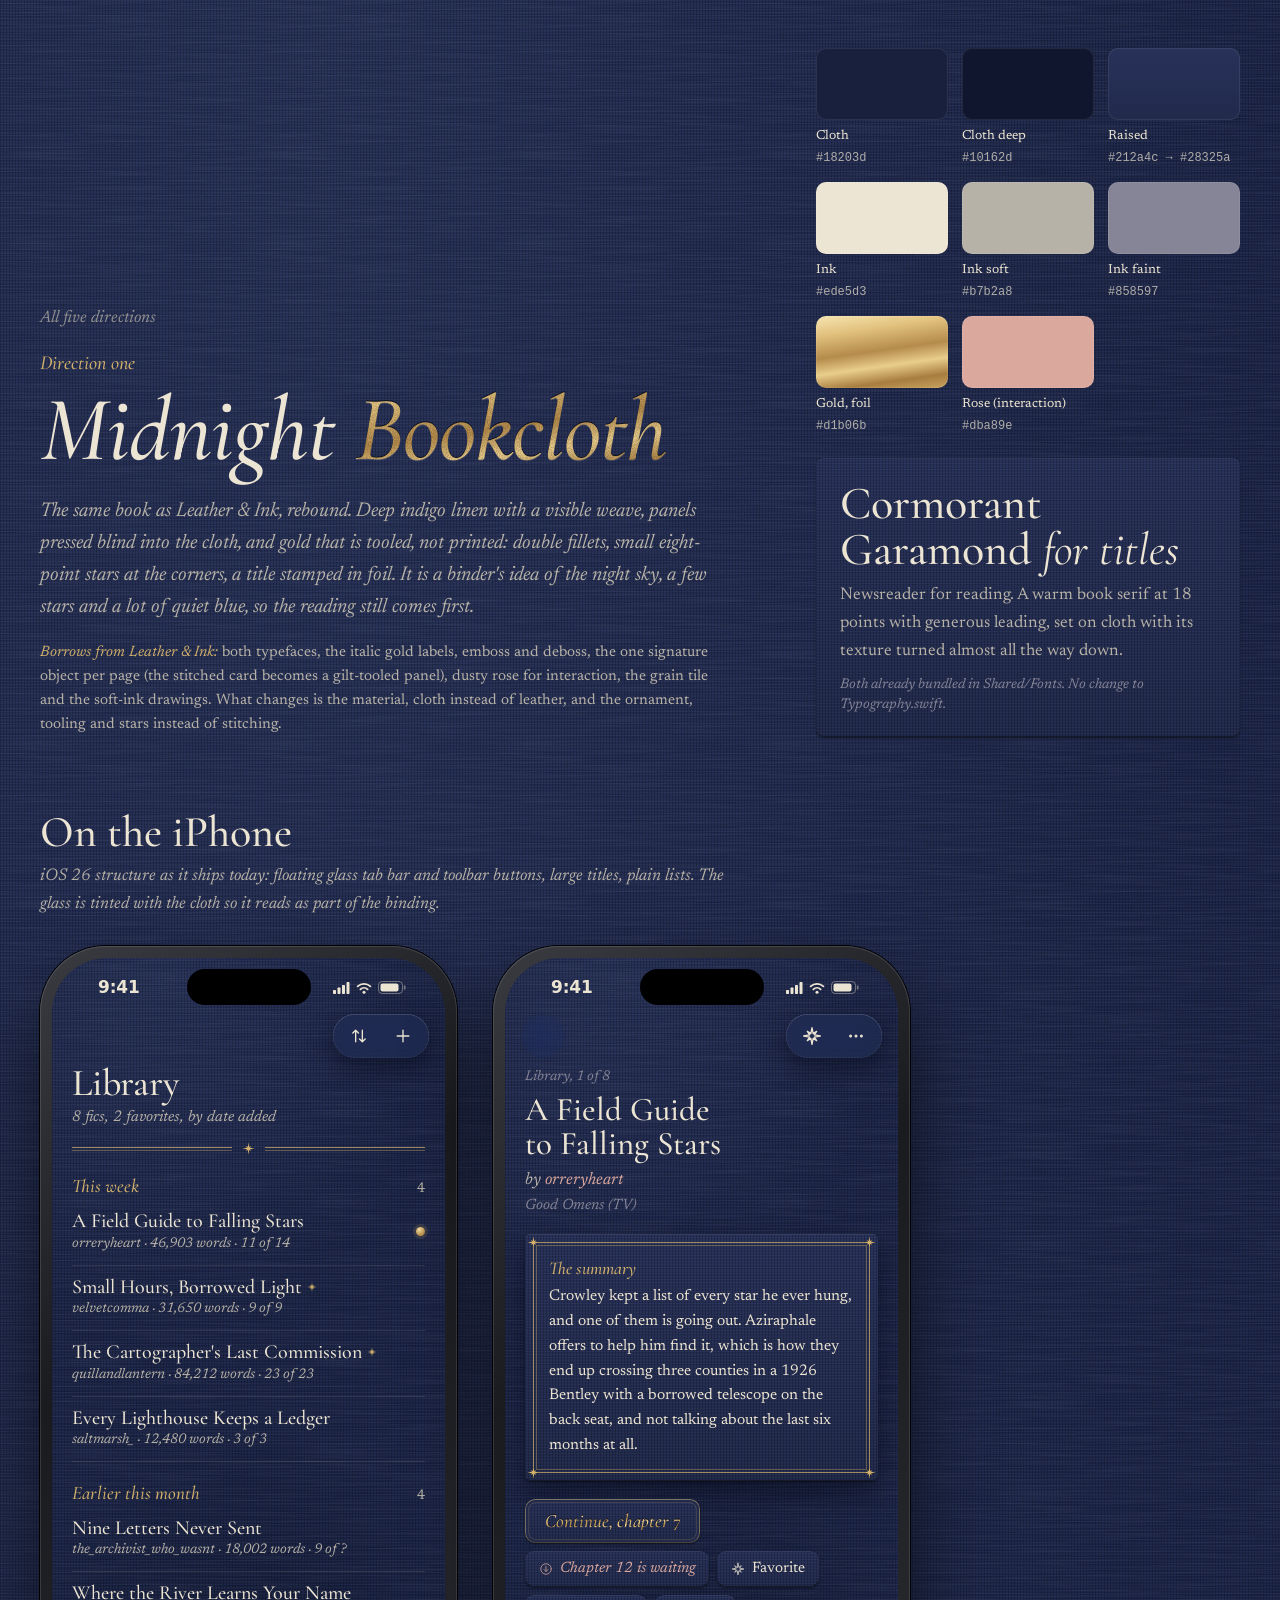
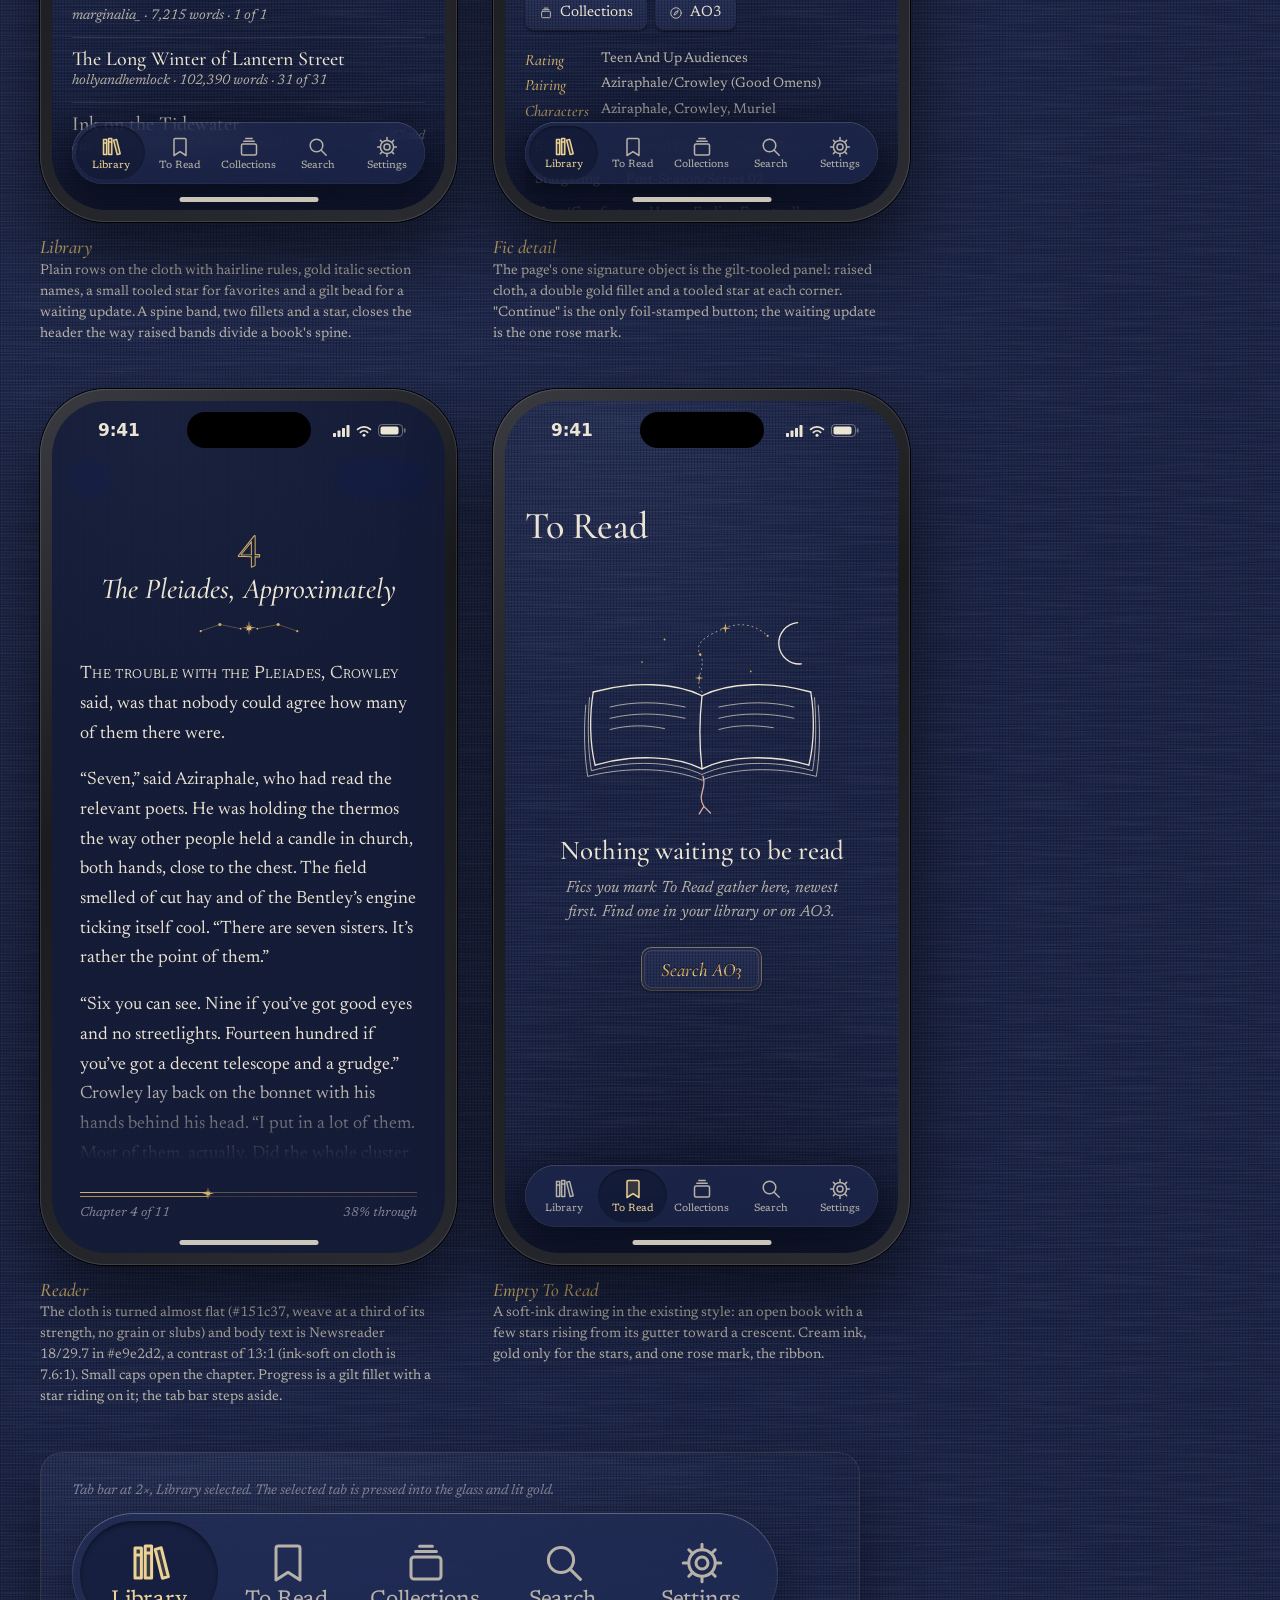
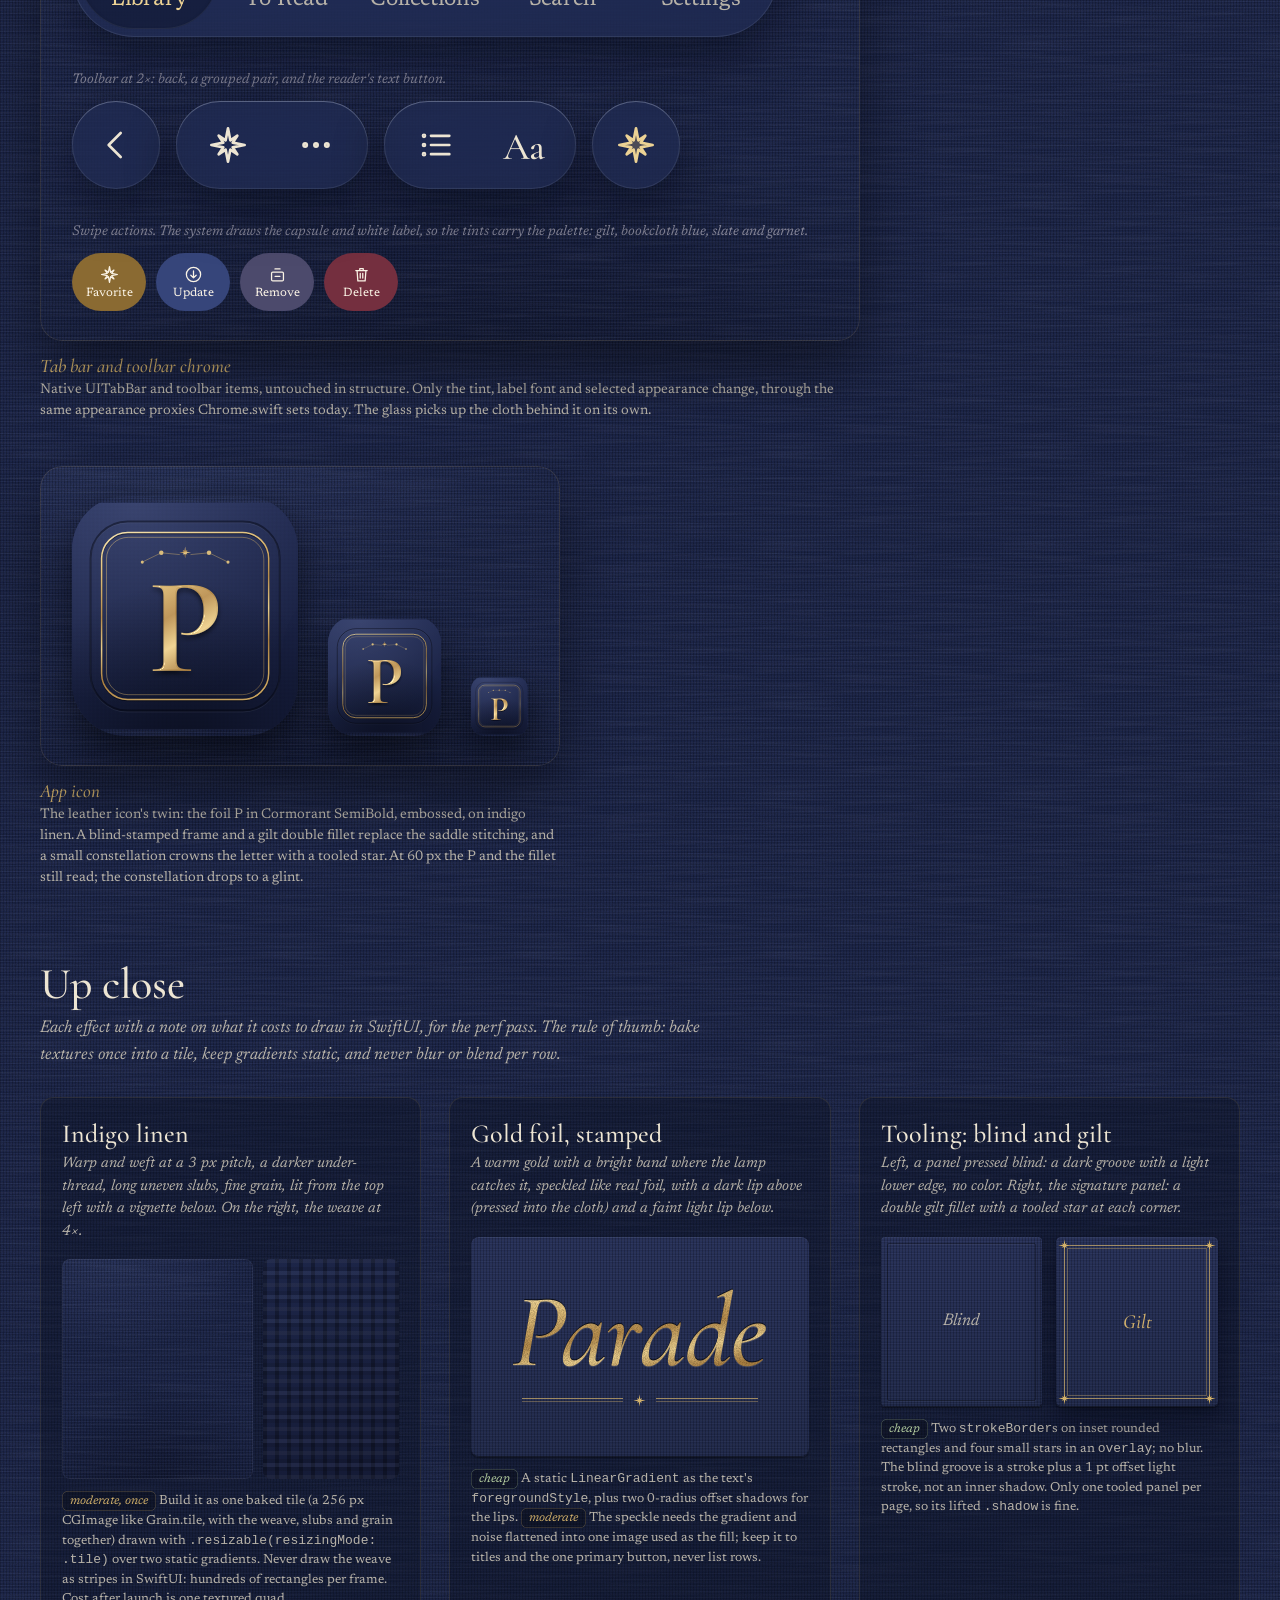
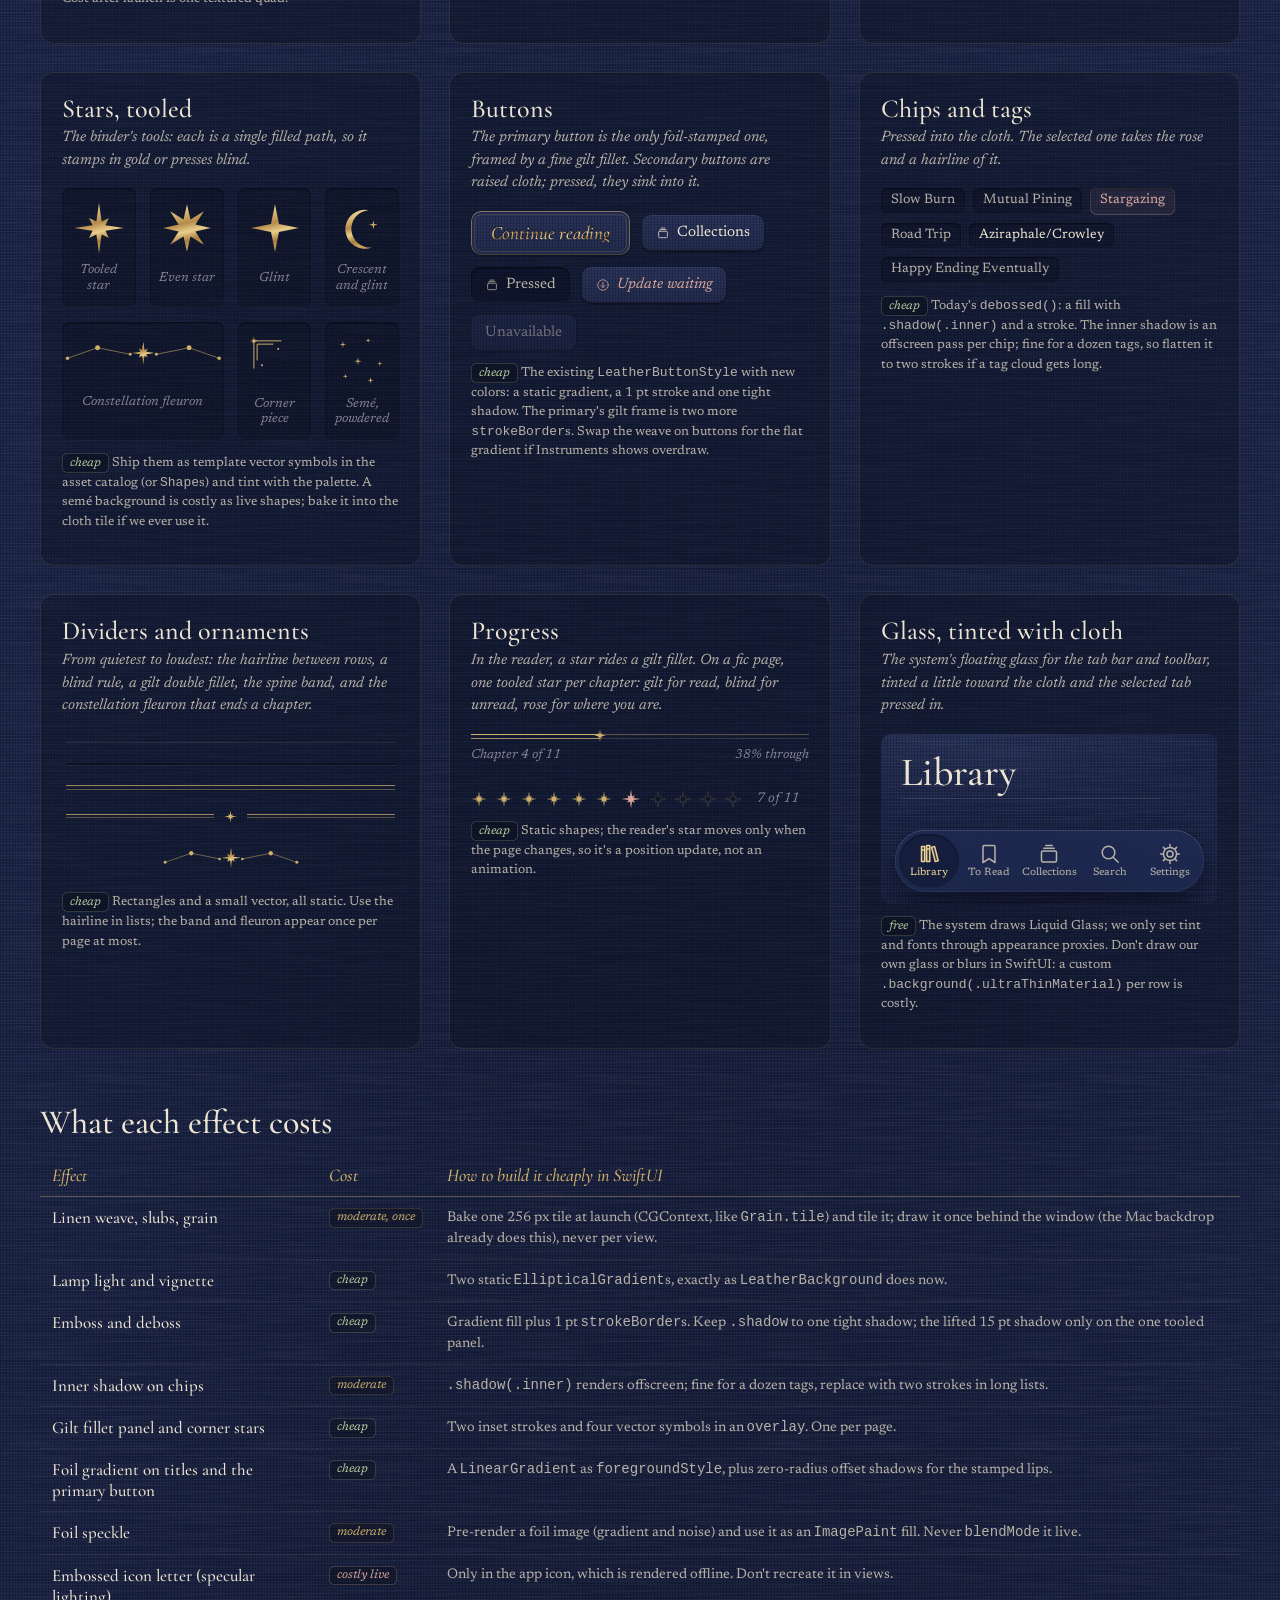
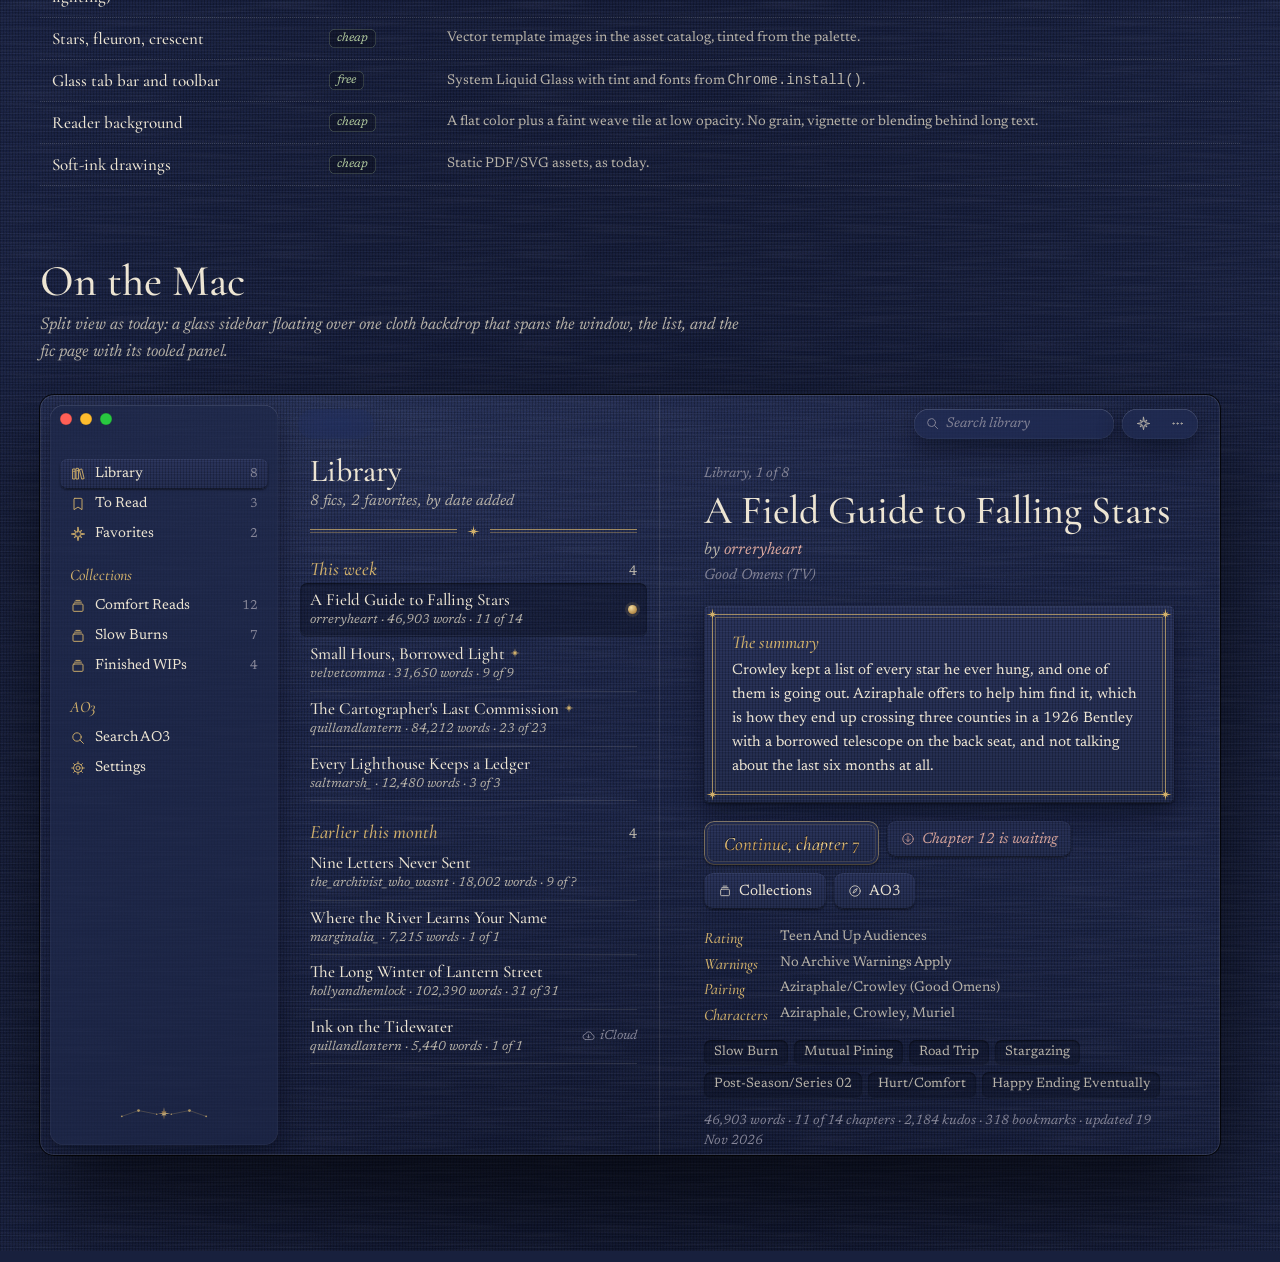
<file: prototypes/theme-celestial/bookcloth/index.html>
<!doctype html>
<html lang="en">
<head>
<meta charset="utf-8">
<meta name="viewport" content="width=device-width, initial-scale=1">
<title>Midnight Bookcloth · Parade celestial themes</title>
<link rel="stylesheet" href="../shared/base.css">
<link rel="stylesheet" href="theme.css">
</head>
<body class="cloth">

<!-- Sprite: icons, stars, the app icon. Not display:none, or Chrome drops its gradients. -->
<svg width="0" height="0" style="position:absolute" aria-hidden="true">
  <defs>
    <linearGradient id="foilg" x1="0" y1="0" x2=".25" y2="1">
      <stop offset="0" stop-color="#f7e5b2"/><stop offset=".22" stop-color="#e2c27e"/><stop offset=".48" stop-color="#b58b4b"/>
      <stop offset=".66" stop-color="#e9cd8c"/><stop offset=".84" stop-color="#a87d3f"/><stop offset="1" stop-color="#c9a35e"/>
    </linearGradient>
    <linearGradient id="threadg" x1="0" y1="0" x2="1" y2="1">
      <stop offset="0" stop-color="#d9bb7a"/><stop offset="1" stop-color="#a7854c"/>
    </linearGradient>
    <pattern id="weave" width="6" height="6" patternUnits="userSpaceOnUse">
      <rect width="6" height="6" fill="#1b2347"/>
      <rect y="0" width="6" height="1.6" fill="#26305c" opacity=".7"/>
      <rect y="3" width="6" height="1.2" fill="#222b54" opacity=".6"/>
      <rect x="0" width="1.4" height="6" fill="#0e1430" opacity=".55"/>
      <rect x="3" width="1" height="6" fill="#121a3a" opacity=".45"/>
    </pattern>
    <radialGradient id="lamp" cx=".28" cy="0" r=".9">
      <stop offset="0" stop-color="#b6c6ff" stop-opacity=".16"/><stop offset="1" stop-color="#b6c6ff" stop-opacity="0"/>
    </radialGradient>
    <radialGradient id="vig" cx=".5" cy="1.15" r=".8">
      <stop offset="0" stop-color="#02040c" stop-opacity=".6"/><stop offset="1" stop-color="#02040c" stop-opacity="0"/>
    </radialGradient>
    <linearGradient id="iconbase" x1="0" y1="0" x2=".3" y2="1">
      <stop offset="0" stop-color="#2a3566"/><stop offset="1" stop-color="#111733"/>
    </linearGradient>
    <filter id="emboss" x="-10%" y="-10%" width="120%" height="125%">
      <feGaussianBlur in="SourceAlpha" stdDeviation="3.2" result="b"/>
      <feSpecularLighting in="b" surfaceScale="8" specularConstant=".95" specularExponent="24" lighting-color="#fff2cf" result="spec">
        <feDistantLight azimuth="225" elevation="38"/>
      </feSpecularLighting>
      <feComposite in="spec" in2="SourceAlpha" operator="in" result="specin"/>
      <feComposite in="SourceGraphic" in2="specin" operator="arithmetic" k1="0" k2="1" k3=".7" k4="0" result="lit"/>
      <feGaussianBlur in="SourceAlpha" stdDeviation="12" result="sh"/>
      <feOffset in="sh" dy="14" result="sho"/>
      <feFlood flood-color="#02040c" flood-opacity=".6"/>
      <feComposite in2="sho" operator="in" result="drop"/>
      <feMerge><feMergeNode in="drop"/><feMergeNode in="lit"/></feMerge>
    </filter>
  </defs>

  <symbol id="star8" viewBox="0 0 24 24"><polygon points="12.00,0.50 13.22,9.04 16.60,7.40 14.96,10.78 23.50,12.00 14.96,13.22 16.60,16.60 13.22,14.96 12.00,23.50 10.78,14.96 7.40,16.60 9.04,13.22 0.50,12.00 9.04,10.78 7.40,7.40 10.78,9.04"/></symbol>
  <symbol id="star8even" viewBox="0 0 24 24"><polygon points="12.00,1.00 13.61,8.12 19.78,4.22 15.88,10.39 23.00,12.00 15.88,13.61 19.78,19.78 13.61,15.88 12.00,23.00 10.39,15.88 4.22,19.78 8.12,13.61 1.00,12.00 8.12,10.39 4.22,4.22 10.39,8.12"/></symbol>
  <symbol id="star4" viewBox="0 0 24 24"><polygon points="12.00,1.00 13.84,10.16 23.00,12.00 13.84,13.84 12.00,23.00 10.16,13.84 1.00,12.00 10.16,10.16"/></symbol>

  <symbol id="sb" viewBox="0 0 78 13">
    <g fill="currentColor"><rect x="0" y="9" width="3" height="4" rx=".7"/><rect x="4.5" y="6.5" width="3" height="6.5" rx=".7"/><rect x="9" y="4" width="3" height="9" rx=".7"/><rect x="13.5" y="1" width="3" height="12" rx=".7"/></g>
    <g fill="none" stroke="currentColor" stroke-width="1.8" stroke-linecap="round"><path d="M24.6 5.4a9.4 9.4 0 0 1 12.8 0"/><path d="M27.4 8.3a5.2 5.2 0 0 1 7.2 0"/></g>
    <circle cx="31" cy="11.2" r="1.5" fill="currentColor"/>
    <rect x="45.5" y=".5" width="24" height="12" rx="3.6" fill="none" stroke="currentColor" opacity=".4"/>
    <rect x="47.5" y="2.5" width="18" height="8" rx="2" fill="currentColor"/>
    <rect x="70.8" y="4.3" width="1.8" height="4.4" rx=".9" fill="currentColor" opacity=".4"/>
  </symbol>

  <symbol id="i-books" viewBox="0 0 24 24"><path d="M4.5 4.5h3.2v15H4.5z M9.6 3.5h3.2v16H9.6z M14.6 5.2l3-.8 3.6 14.4-3 .8z M10.6 7h1.2 M5.5 8h1.2"/></symbol>
  <symbol id="i-bookmark" viewBox="0 0 24 24"><path d="M7.2 3.5h9.6c.7 0 1.2.5 1.2 1.2V20.5l-6-3.9-6 3.9V4.7c0-.7.5-1.2 1.2-1.2z"/></symbol>
  <symbol id="i-stack" viewBox="0 0 24 24"><path d="M6 9h12a1.5 1.5 0 0 1 1.5 1.5v8A1.5 1.5 0 0 1 18 20H6a1.5 1.5 0 0 1-1.5-1.5v-8A1.5 1.5 0 0 1 6 9z M6.8 6.2h10.4 M8.8 3.6h6.4"/></symbol>
  <symbol id="i-search" viewBox="0 0 24 24"><circle cx="10.5" cy="10.5" r="6.3"/><path d="M15.2 15.2l5 5"/></symbol>
  <symbol id="i-gear" viewBox="0 0 24 24"><circle cx="12" cy="12" r="3"/><circle cx="12" cy="12" r="6.6"/><path d="M12 2.6v2.2 M12 19.2v2.2 M2.6 12h2.2 M19.2 12h2.2 M5.4 5.4l1.5 1.5 M17.1 17.1l1.5 1.5 M5.4 18.6l1.5-1.5 M17.1 6.9l1.5-1.5"/></symbol>
  <symbol id="i-plus" viewBox="0 0 24 24"><path d="M12 5v14 M5 12h14"/></symbol>
  <symbol id="i-sort" viewBox="0 0 24 24"><path d="M8 19V5 M4.6 8.4 8 5l3.4 3.4 M16 5v14 M12.6 15.6 16 19l3.4-3.4"/></symbol>
  <symbol id="i-back" viewBox="0 0 24 24"><path d="M14.8 4.8 7.6 12l7.2 7.2"/></symbol>
  <symbol id="i-list" viewBox="0 0 24 24"><path d="M9 6.5h11 M9 12h11 M9 17.5h11"/><circle cx="4.8" cy="6.5" r=".6"/><circle cx="4.8" cy="12" r=".6"/><circle cx="4.8" cy="17.5" r=".6"/></symbol>
  <symbol id="i-more" viewBox="0 0 24 24"><circle cx="5.5" cy="12" r="1"/><circle cx="12" cy="12" r="1"/><circle cx="18.5" cy="12" r="1"/></symbol>
  <symbol id="i-star" viewBox="0 0 24 24"><polygon points="12.00,2.0 13.4,9.2 17.6,6.4 14.8,10.6 22.0,12.0 14.8,13.4 17.6,17.6 13.4,14.8 12.00,22.0 10.6,14.8 6.4,17.6 9.2,13.4 2.0,12.0 9.2,10.6 6.4,6.4 10.6,9.2"/></symbol>
  <symbol id="i-compass" viewBox="0 0 24 24"><circle cx="12" cy="12" r="9"/><path d="M15.6 8.4 13.2 13.2 8.4 15.6 10.8 10.8z"/></symbol>
  <symbol id="i-down" viewBox="0 0 24 24"><circle cx="12" cy="12" r="9"/><path d="M12 7.5v8.6 M8.6 12.9 12 16.3l3.4-3.4"/></symbol>
  <symbol id="i-cloud" viewBox="0 0 24 24"><path d="M7.2 18.5h9.9a4 4 0 0 0 .5-7.96 5.4 5.4 0 0 0-10.4-.9A4.45 4.45 0 0 0 7.2 18.5z M12 10.8v5 M10 14l2 2 2-2"/></symbol>
  <symbol id="i-trash" viewBox="0 0 24 24"><path d="M4.8 7h14.4 M9.8 7V4.6h4.4V7 M6.4 7l1 13h9.2l1-13 M10.4 10.5v6 M13.6 10.5v6"/></symbol>
  <symbol id="i-minus" viewBox="0 0 24 24"><path d="M6 9h12a1.5 1.5 0 0 1 1.5 1.5v8A1.5 1.5 0 0 1 18 20H6a1.5 1.5 0 0 1-1.5-1.5v-8A1.5 1.5 0 0 1 6 9z M9 14.5h6 M8.8 5h6.4"/></symbol>

  <!-- A sparse constellation, used as a fleuron. -->
  <symbol id="fleuron" viewBox="0 0 132 26">
    <g fill="none" stroke="#d1b06b" stroke-width=".6" stroke-linecap="round" opacity=".7">
      <path d="M8 17 L31 9 L56 14"/><path d="M76 14 L101 9 L124 17"/>
    </g>
    <g fill="#d1b06b"><circle cx="8" cy="17" r="1.3"/><circle cx="31" cy="9" r="1.9"/><circle cx="56" cy="14" r="1.1"/>
      <circle cx="76" cy="14" r="1.1"/><circle cx="101" cy="9" r="1.9"/><circle cx="124" cy="17" r="1.3"/></g>
    <use href="#star8" x="57" y="4" width="18" height="18" fill="url(#foilg)"/>
  </symbol>

  <!-- The app icon art. -->
  <symbol id="appicon" viewBox="0 0 1024 1024">
    <rect width="1024" height="1024" fill="url(#iconbase)"/>
    <rect width="1024" height="1024" fill="url(#weave)" opacity=".55"/>
    <rect width="1024" height="1024" fill="url(#lamp)"/>
    <rect width="1024" height="1024" fill="url(#vig)"/>
    <!-- blind-stamped outer frame -->
    <rect x="84" y="90" width="856" height="856" rx="168" fill="none" stroke="#dfe7ff" stroke-opacity=".07" stroke-width="5"/>
    <rect x="84" y="84" width="856" height="856" rx="168" fill="none" stroke="#02040c" stroke-opacity=".45" stroke-width="9"/>
    <!-- gilt double fillet -->
    <rect x="134" y="134" width="756" height="756" rx="118" fill="none" stroke="#02040c" stroke-opacity=".5" stroke-width="9" transform="translate(0 3)"/>
    <rect x="134" y="134" width="756" height="756" rx="118" fill="none" stroke="url(#foilg)" stroke-width="7"/>
    <rect x="156" y="156" width="712" height="712" rx="98" fill="none" stroke="url(#threadg)" stroke-width="2.6" opacity=".85"/>
    <!-- a constellation crown -->
    <g fill="none" stroke="#d1b06b" stroke-width="2.6" stroke-linecap="round" opacity=".75">
      <path d="M318 268 L404 226 L486 234"/><path d="M538 234 L620 226 L706 268"/>
    </g>
    <g fill="#d9bc7c"><circle cx="318" cy="268" r="7"/><circle cx="404" cy="226" r="10"/><circle cx="620" cy="226" r="10"/><circle cx="706" cy="268" r="7"/></g>
    <use href="#star8" x="484" y="196" width="56" height="56" fill="url(#foilg)"/>
    <text x="512" y="760" text-anchor="middle" font-family="Cormorant Garamond" font-weight="600" font-size="620" fill="url(#foilg)" filter="url(#emboss)">P</text>
  </symbol>
</svg>

<main class="gallery">
  <header class="gallery-head">
    <div>
      <a class="back" href="../index.html">All five directions</a>
      <p class="kicker">Direction one</p>
      <h1>Midnight <span class="foil">Bookcloth</span></h1>
      <p class="lede">The same book as Leather &amp; Ink, rebound. Deep indigo linen with a visible weave, panels pressed blind into the cloth, and gold that is tooled, not printed: double fillets, small eight-point stars at the corners, a title stamped in foil. It is a binder's idea of the night sky, a few stars and a lot of quiet blue, so the reading still comes first.</p>
      <p class="borrow"><em>Borrows from Leather &amp; Ink:</em> both typefaces, the italic gold labels, emboss and deboss, the one signature object per page (the stitched card becomes a gilt-tooled panel), dusty rose for interaction, the grain tile and the soft-ink drawings. What changes is the material, cloth instead of leather, and the ornament, tooling and stars instead of stitching.</p>
    </div>
    <div class="head-aside">
      <div class="swatches">
        <div class="swatch"><div class="chip-color" style="background:#18203d"></div><b>Cloth</b><code>#18203d</code></div>
        <div class="swatch"><div class="chip-color" style="background:#10162d"></div><b>Cloth deep</b><code>#10162d</code></div>
        <div class="swatch"><div class="chip-color" style="background:linear-gradient(#28325a,#212a4c)"></div><b>Raised</b><code>#212a4c → #28325a</code></div>
        <div class="swatch"><div class="chip-color" style="background:#ede5d3"></div><b>Ink</b><code>#ede5d3</code></div>
        <div class="swatch"><div class="chip-color" style="background:#b7b2a8"></div><b>Ink soft</b><code>#b7b2a8</code></div>
        <div class="swatch"><div class="chip-color" style="background:#858597"></div><b>Ink faint</b><code>#858597</code></div>
        <div class="swatch"><div class="chip-color" style="background:var(--foil)"></div><b>Gold, foil</b><code>#d1b06b</code></div>
        <div class="swatch"><div class="chip-color" style="background:#dba89e"></div><b>Rose (interaction)</b><code>#dba89e</code></div>
      </div>
      <div class="specimen raised-cloth">
        <div class="d">Cormorant Garamond <i>for titles</i></div>
        <div class="b">Newsreader for reading. A warm book serif at 18 points with generous leading, set on cloth with its texture turned almost all the way down.</div>
        <small>Both already bundled in Shared/Fonts. No change to Typography.swift.</small>
      </div>
    </div>
  </header>

  <h2 class="section-title">On the iPhone</h2>
  <p class="section-note">iOS 26 structure as it ships today: floating glass tab bar and toolbar buttons, large titles, plain lists. The glass is tinted with the cloth so it reads as part of the binding.</p>

  <div class="screens">

    <!-- 1. Library -->
    <figure class="screen-figure">
      <div class="phone"><div class="screen app cloth">
        <div class="statusbar"><span>9:41</span><svg width="78" height="13"><use href="#sb"/></svg></div>
        <div class="navrow"><span class="sp"></span>
          <div class="gpair glass"><span class="gbtn"><svg><use href="#i-sort"/></svg></span><span class="gbtn"><svg><use href="#i-plus"/></svg></span></div>
        </div>
        <div class="page">
          <h1 class="ptitle">Library</h1>
          <p class="psub">8 fics, 2 favorites, by date added</p>
          <div class="spine-band" style="margin:14px 0 0"><svg viewBox="0 0 24 24"><use href="#star8"/></svg></div>
          <div class="sec"><span class="k">This week</span><span class="n">4</span></div>
          <div class="row"><div class="body"><div class="t">A Field Guide to Falling Stars</div><div class="m">orreryheart · 46,903 words · 11 of 14</div></div><span class="upd" title="Update waiting"></span></div>
          <div class="row"><div class="body"><div class="t">Small Hours, Borrowed Light<span class="fav"></span></div><div class="m">velvetcomma · 31,650 words · 9 of 9</div></div></div>
          <div class="row"><div class="body"><div class="t">The Cartographer's Last Commission<span class="fav"></span></div><div class="m">quillandlantern · 84,212 words · 23 of 23</div></div></div>
          <div class="row"><div class="body"><div class="t">Every Lighthouse Keeps a Ledger</div><div class="m">saltmarsh_ · 12,480 words · 3 of 3</div></div></div>
          <div class="sec"><span class="k">Earlier this month</span><span class="n">4</span></div>
          <div class="row"><div class="body"><div class="t">Nine Letters Never Sent</div><div class="m">the_archivist_who_wasnt · 18,002 words · 9 of ?</div></div></div>
          <div class="row"><div class="body"><div class="t">Where the River Learns Your Name</div><div class="m">marginalia_ · 7,215 words · 1 of 1</div></div></div>
          <div class="row"><div class="body"><div class="t">The Long Winter of Lantern Street</div><div class="m">hollyandhemlock · 102,390 words · 31 of 31</div></div></div>
          <div class="row"><div class="body"><div class="t">Ink on the Tidewater</div><div class="m">quillandlantern · 5,440 words · 1 of 1</div></div><span class="cloud"><svg viewBox="0 0 24 24"><use href="#i-cloud"/></svg>iCloud</span></div>
        </div>
        <div class="fade-bottom"></div>
        <nav class="tabbar glass">
          <span class="tab on"><svg viewBox="0 0 24 24"><use href="#i-books"/></svg>Library</span>
          <span class="tab"><svg viewBox="0 0 24 24"><use href="#i-bookmark"/></svg>To Read</span>
          <span class="tab"><svg viewBox="0 0 24 24"><use href="#i-stack"/></svg>Collections</span>
          <span class="tab"><svg viewBox="0 0 24 24"><use href="#i-search"/></svg>Search</span>
          <span class="tab"><svg viewBox="0 0 24 24"><use href="#i-gear"/></svg>Settings</span>
        </nav>
        <div class="home-indicator"></div>
      </div></div>
      <figcaption><b>Library</b>Plain rows on the cloth with hairline rules, gold italic section names, a small tooled star for favorites and a gilt bead for a waiting update. A spine band, two fillets and a star, closes the header the way raised bands divide a book's spine.</figcaption>
    </figure>

    <!-- 2. Fic detail -->
    <figure class="screen-figure">
      <div class="phone"><div class="screen app cloth">
        <div class="statusbar"><span>9:41</span><svg width="78" height="13"><use href="#sb"/></svg></div>
        <div class="navrow">
          <span class="gbtn glass"><svg><use href="#i-back"/></svg></span><span class="sp"></span>
          <div class="gpair glass"><span class="gbtn"><svg><use href="#i-star"/></svg></span><span class="gbtn"><svg><use href="#i-more"/></svg></span></div>
        </div>
        <div class="page" style="padding-top:110px">
          <div class="rhead">Library, 1 of 8</div>
          <h1 class="ftitle">A Field Guide to Falling Stars</h1>
          <p class="byline">by <a>orreryheart</a></p>
          <p class="fandom">Good Omens (TV)</p>
          <div class="tooled" style="margin-top:18px;padding:24px 24px 22px">
            <i class="c tl"></i><i class="c tr"></i><i class="c bl"></i><i class="c br"></i>
            <div class="panel-label">The summary</div>
            <p class="summary">Crowley kept a list of every star he ever hung, and one of them is going out. Aziraphale offers to help him find it, which is how they end up crossing three counties in a 1926 Bentley with a borrowed telescope on the back seat, and not talking about the last six months at all.</p>
          </div>
          <div class="actions">
            <span class="btn primary"><span class="foil">Continue, chapter 7</span></span>
            <span class="btn accent"><svg viewBox="0 0 24 24"><use href="#i-down"/></svg>Chapter 12 is waiting</span>
            <span class="btn"><svg viewBox="0 0 24 24"><use href="#i-star"/></svg>Favorite</span>
            <span class="btn"><svg viewBox="0 0 24 24"><use href="#i-stack"/></svg>Collections</span>
            <span class="btn"><svg viewBox="0 0 24 24"><use href="#i-compass"/></svg>AO3</span>
          </div>
          <dl class="facts">
            <dt>Rating</dt><dd>Teen And Up Audiences</dd>
            <dt>Pairing</dt><dd>Aziraphale/Crowley (Good Omens)</dd>
            <dt>Characters</dt><dd>Aziraphale, Crowley, Muriel</dd>
          </dl>
          <div class="chips" style="margin-top:14px">
            <span class="chip">Slow Burn</span><span class="chip">Mutual Pining</span><span class="chip">Road Trip</span><span class="chip">Stargazing</span><span class="chip">Post-Season/Series 02</span><span class="chip">Hurt/Comfort</span><span class="chip">Happy Ending Eventually</span>
          </div>
          <p class="stats">46,903 words · 11 of 14 chapters · 2,184 kudos · 318 bookmarks · updated 19 Nov 2026</p>
        </div>
        <div class="fade-bottom"></div>
        <nav class="tabbar glass">
          <span class="tab on"><svg viewBox="0 0 24 24"><use href="#i-books"/></svg>Library</span>
          <span class="tab"><svg viewBox="0 0 24 24"><use href="#i-bookmark"/></svg>To Read</span>
          <span class="tab"><svg viewBox="0 0 24 24"><use href="#i-stack"/></svg>Collections</span>
          <span class="tab"><svg viewBox="0 0 24 24"><use href="#i-search"/></svg>Search</span>
          <span class="tab"><svg viewBox="0 0 24 24"><use href="#i-gear"/></svg>Settings</span>
        </nav>
        <div class="home-indicator"></div>
      </div></div>
      <figcaption><b>Fic detail</b>The page's one signature object is the gilt-tooled panel: raised cloth, a double gold fillet and a tooled star at each corner. "Continue" is the only foil-stamped button; the waiting update is the one rose mark.</figcaption>
    </figure>

    <!-- 3. Reader -->
    <figure class="screen-figure">
      <div class="phone"><div class="screen app cloth quiet">
        <div class="statusbar"><span>9:41</span><svg width="78" height="13"><use href="#sb"/></svg></div>
        <div class="navrow">
          <span class="gbtn glass"><svg><use href="#i-back"/></svg></span><span class="sp"></span>
          <div class="gpair glass"><span class="gbtn"><svg><use href="#i-list"/></svg></span><span class="gbtn" style="font:500 19px/1 var(--display)">Aa</span></div>
        </div>
        <div class="reader">
          <div class="chno">4</div>
          <h1 class="chtitle">The Pleiades, Approximately</h1>
          <svg viewBox="0 0 132 26" style="width:110px;margin:0 auto 22px"><use href="#fleuron"/></svg>
          <div class="prose">
            <p>The trouble with the Pleiades, Crowley said, was that nobody could agree how many of them there were.</p>
            <p>“Seven,” said Aziraphale, who had read the relevant poets. He was holding the thermos the way other people held a candle in church, both hands, close to the chest. The field smelled of cut hay and of the Bentley’s engine ticking itself cool. “There are seven sisters. It’s rather the point of them.”</p>
            <p>“Six you can see. Nine if you’ve got good eyes and no streetlights. Fourteen hundred if you’ve got a decent telescope and a grudge.” Crowley lay back on the bonnet with his hands behind his head. “I put in a lot of them. Most of them, actually. Did the whole cluster in an afternoon. Very fiddly. You’d think blue would be easy.”</p>
            <p>Aziraphale looked up for a long moment. The sky over Wiltshire was the deep, settled blue that comes an hour after dusk, and the little cluster sat in it like a handful of salt someone had thrown over their shoulder for luck.</p>
            <p>“They’re lovely,” he said, and then, because it seemed important to be accurate, “You did a lovely job.”</p>
          </div>
        </div>
                <div class="rprogress">
          <div class="track"><div class="fill"></div><div class="mark"></div></div>
          <div class="lbl"><span>Chapter 4 of 11</span><span>38% through</span></div>
        </div>
        <div class="home-indicator"></div>
      </div></div>
      <figcaption><b>Reader</b>The cloth is turned almost flat (#151c37, weave at a third of its strength, no grain or slubs) and body text is Newsreader 18/29.7 in #e9e2d2, a contrast of 13:1 (ink-soft on cloth is 7.6:1). Small caps open the chapter. Progress is a gilt fillet with a star riding on it; the tab bar steps aside.</figcaption>
    </figure>

    <!-- 4. Empty To Read -->
    <figure class="screen-figure">
      <div class="phone"><div class="screen app cloth">
        <div class="statusbar"><span>9:41</span><svg width="78" height="13"><use href="#sb"/></svg></div>
        <div class="page"><h1 class="ptitle">To Read</h1></div>
        <div class="empty">
          <svg class="art" viewBox="0 0 320 230" role="img" aria-label="An open book, with stars rising from its gutter toward a crescent moon">
            <title>An open book, with stars rising from its gutter toward a crescent moon</title>
            <!-- moon -->
            <path d="M262 22 A22 22 0 1 0 266 66 A17 17 0 1 1 262 22 Z" class="soft"/>
            <!-- rising constellation -->
            <path class="thin dash" d="M160 96 C150 82 166 70 158 56 S170 34 184 28 S214 22 230 36"/>
            <use href="#star4" x="152" y="76" width="10" height="10" fill="#d1b06b"/>
            <use href="#star4" x="179" y="22" width="12" height="12" fill="#d1b06b"/>
            <circle cx="158" cy="56" r="1.4" class="goldf"/><circle cx="230" cy="36" r="1.2" class="goldf"/>
            <circle cx="120" cy="40" r="1" class="goldf"/><circle cx="96" cy="64" r=".9" class="goldf"/><circle cx="212" cy="74" r=".9" class="goldf"/>
            <!-- pages -->
            <path d="M160 100 C132 86 86 84 44 96"/>
            <path d="M160 100 C188 86 234 84 276 96"/>
            <path d="M44 96 C40 120 40 150 46 174"/>
            <path d="M276 96 C280 120 280 150 274 174"/>
            <path d="M46 174 C86 162 132 164 160 178"/>
            <path d="M274 174 C234 162 188 164 160 178"/>
            <path d="M160 100 C157 126 157 152 160 178"/>
            <path class="thin" d="M40 102 C38 128 38 156 42 180 C84 168 130 170 160 184 C190 170 236 168 278 180 C282 156 282 128 280 102"/>
            <path class="thin" d="M36 110 C34 134 34 160 38 186 C82 175 128 177 160 190 C192 177 238 175 282 186 C286 160 286 134 284 110"/>
            <!-- lines of text, a few, left open -->
            <path class="thin" d="M62 112 C86 106 114 106 142 112"/><path class="thin" d="M62 124 C88 118 112 118 142 124"/><path class="thin" d="M62 136 C82 131 100 131 120 135"/>
            <path class="thin" d="M178 112 C206 106 234 106 258 112"/><path class="thin" d="M178 124 C202 118 230 118 258 124"/><path class="thin" d="M178 136 C196 131 214 131 236 134"/>
            <!-- the ribbon: the one accent -->
            <path class="accent" d="M161 186 C166 198 154 206 162 218 M162 218 l-5 8 M162 218 l7 7"/>
          </svg>
          <h2>Nothing waiting to be read</h2>
          <p>Fics you mark To Read gather here, newest first. Find one in your library or on AO3.</p>
          <span class="btn primary"><span class="foil">Search AO3</span></span>
        </div>
        <div class="fade-bottom"></div>
        <nav class="tabbar glass">
          <span class="tab"><svg viewBox="0 0 24 24"><use href="#i-books"/></svg>Library</span>
          <span class="tab on"><svg viewBox="0 0 24 24"><use href="#i-bookmark"/></svg>To Read</span>
          <span class="tab"><svg viewBox="0 0 24 24"><use href="#i-stack"/></svg>Collections</span>
          <span class="tab"><svg viewBox="0 0 24 24"><use href="#i-search"/></svg>Search</span>
          <span class="tab"><svg viewBox="0 0 24 24"><use href="#i-gear"/></svg>Settings</span>
        </nav>
        <div class="home-indicator"></div>
      </div></div>
      <figcaption><b>Empty To Read</b>A soft-ink drawing in the existing style: an open book with a few stars rising from its gutter toward a crescent. Cream ink, gold only for the stars, and one rose mark, the ribbon.</figcaption>
    </figure>

    <!-- 5. Chrome close-up -->
    <figure class="screen-figure">
      <div class="chrome-panel cloth" style="box-shadow:inset 0 0 0 1px rgba(209,176,107,.14), 0 30px 60px rgba(0,0,0,.4)">
        <p class="lab">Tab bar at 2×, Library selected. The selected tab is pressed into the glass and lit gold.</p>
        <div class="chrome-stage" style="height:136px">
          <div class="x2"><nav class="tabbar glass">
            <span class="tab on"><svg viewBox="0 0 24 24"><use href="#i-books"/></svg>Library</span>
            <span class="tab"><svg viewBox="0 0 24 24"><use href="#i-bookmark"/></svg>To Read</span>
            <span class="tab"><svg viewBox="0 0 24 24"><use href="#i-stack"/></svg>Collections</span>
            <span class="tab"><svg viewBox="0 0 24 24"><use href="#i-search"/></svg>Search</span>
            <span class="tab"><svg viewBox="0 0 24 24"><use href="#i-gear"/></svg>Settings</span>
          </nav></div>
        </div>
        <p class="lab" style="margin-top:22px">Toolbar at 2×: back, a grouped pair, and the reader's text button.</p>
        <div class="chrome-stage" style="height:100px">
          <div class="x2" style="display:flex;gap:8px;align-items:center">
            <span class="gbtn glass"><svg><use href="#i-back"/></svg></span>
            <div class="gpair glass"><span class="gbtn"><svg><use href="#i-star"/></svg></span><span class="gbtn"><svg><use href="#i-more"/></svg></span></div>
            <div class="gpair glass"><span class="gbtn"><svg><use href="#i-list"/></svg></span><span class="gbtn" style="font:500 19px/1 var(--display)">Aa</span></div>
            <span class="gbtn glass" style="color:var(--gold-bright)"><svg style="fill:rgba(209,176,107,.25)"><use href="#i-star"/></svg></span>
          </div>
        </div>
        <p class="lab" style="margin-top:22px">Swipe actions. The system draws the capsule and white label, so the tints carry the palette: gilt, bookcloth blue, slate and garnet.</p>
        <div class="swipes">
          <span class="swipe" style="background:#8a6a32"><svg viewBox="0 0 24 24"><use href="#i-star"/></svg>Favorite</span>
          <span class="swipe" style="background:#36457a"><svg viewBox="0 0 24 24"><use href="#i-down"/></svg>Update</span>
          <span class="swipe" style="background:#4c4a6c"><svg viewBox="0 0 24 24"><use href="#i-minus"/></svg>Remove</span>
          <span class="swipe" style="background:#742f3f"><svg viewBox="0 0 24 24"><use href="#i-trash"/></svg>Delete</span>
        </div>
      </div>
      <figcaption style="max-width:820px"><b>Tab bar and toolbar chrome</b>Native UITabBar and toolbar items, untouched in structure. Only the tint, label font and selected appearance change, through the same appearance proxies Chrome.swift sets today. The glass picks up the cloth behind it on its own.</figcaption>
    </figure>

    <!-- 6. App icon -->
    <figure class="screen-figure">
      <div class="chrome-panel cloth" style="width:520px;box-shadow:inset 0 0 0 1px rgba(209,176,107,.14), 0 30px 60px rgba(0,0,0,.4)">
        <div class="icon-row">
          <svg class="ic" width="240" height="240" style="border-radius:53.7px"><use href="#appicon"/></svg>
          <svg class="ic" width="120" height="120" style="border-radius:26.8px"><use href="#appicon"/></svg>
          <svg class="ic" width="60" height="60" style="border-radius:13.4px"><use href="#appicon"/></svg>
        </div>
      </div>
      <figcaption style="max-width:520px"><b>App icon</b>The leather icon's twin: the foil P in Cormorant SemiBold, embossed, on indigo linen. A blind-stamped frame and a gilt double fillet replace the saddle stitching, and a small constellation crowns the letter with a tooled star. At 60 px the P and the fillet still read; the constellation drops to a glint.</figcaption>
    </figure>
  </div>

  <h2 class="section-title">Up close</h2>
  <p class="section-note">Each effect with a note on what it costs to draw in SwiftUI, for the perf pass. The rule of thumb: bake textures once into a tile, keep gradients static, and never blur or blend per row.</p>

  <div class="details-grid">
    <div class="detail-card">
      <h3>Indigo linen</h3>
      <p class="what">Warp and weft at a 3 px pitch, a darker under-thread, long uneven slubs, fine grain, lit from the top left with a vignette below. On the right, the weave at 4×.</p>
      <div style="display:grid;grid-template-columns:1.4fr 1fr;gap:10px">
        <div class="cloth" style="height:220px;border-radius:8px;box-shadow:inset 0 0 0 1px rgba(255,255,255,.05)"></div>
        <div style="height:220px;border-radius:8px;background:
          repeating-linear-gradient(0deg, rgba(200,212,255,.06) 0 4px, transparent 4px 12px),
          repeating-linear-gradient(90deg, rgba(0,0,0,.28) 0 4px, transparent 4px 12px),
          repeating-linear-gradient(0deg, rgba(0,0,0,.1) 0 4px, transparent 4px 8px),
          linear-gradient(160deg,#1d2649,#141a35)"></div>
      </div>
      <p class="cost"><span class="cost-tag moderate">moderate, once</span> Build it as one baked tile (a 256 px CGImage like Grain.tile, with the weave, slubs and grain together) drawn with <code>.resizable(resizingMode: .tile)</code> over two static gradients. Never draw the weave as stripes in SwiftUI: hundreds of rectangles per frame. Cost after launch is one textured quad.</p>
    </div>

    <div class="detail-card">
      <h3>Gold foil, stamped</h3>
      <p class="what">A warm gold with a bright band where the lamp catches it, speckled like real foil, with a dark lip above (pressed into the cloth) and a faint light lip below.</p>
      <div class="raised-cloth" style="border-radius:8px;height:220px;display:grid;place-items:center;align-content:center;gap:14px">
        <div class="foil" style="font:italic 500 104px/0.9 var(--display)">Parade</div>
        <div class="spine-band" style="width:70%"><svg viewBox="0 0 24 24"><use href="#star8"/></svg></div>
      </div>
      <p class="cost"><span class="cost-tag cheap">cheap</span> A static <code>LinearGradient</code> as the text's <code>foregroundStyle</code>, plus two 0-radius offset shadows for the lips. <span class="cost-tag moderate">moderate</span> The speckle needs the gradient and noise flattened into one image used as the fill; keep it to titles and the one primary button, never list rows.</p>
    </div>

    <div class="detail-card">
      <h3>Tooling: blind and gilt</h3>
      <p class="what">Left, a panel pressed blind: a dark groove with a light lower edge, no color. Right, the signature panel: a double gilt fillet with a tooled star at each corner.</p>
      <div style="display:grid;grid-template-columns:1fr 1fr;gap:14px">
        <div class="blind raised-cloth" style="height:170px;display:grid;place-items:center;font:italic 17px var(--serif);color:var(--ink-soft)">Blind</div>
        <div class="tooled" style="height:170px;display:grid;place-items:center;font:italic 500 20px var(--display);color:var(--gold)"><i class="c tl"></i><i class="c tr"></i><i class="c bl"></i><i class="c br"></i>Gilt</div>
      </div>
      <p class="cost"><span class="cost-tag cheap">cheap</span> Two <code>strokeBorder</code>s on inset rounded rectangles and four small stars in an <code>overlay</code>; no blur. The blind groove is a stroke plus a 1 pt offset light stroke, not an inner shadow. Only one tooled panel per page, so its lifted <code>.shadow</code> is fine.</p>
    </div>

    <div class="detail-card">
      <h3>Stars, tooled</h3>
      <p class="what">The binder's tools: each is a single filled path, so it stamps in gold or presses blind.</p>
      <div class="motifs">
        <div class="motif"><svg viewBox="0 0 24 24" fill="url(#foilg)"><use href="#star8"/></svg><span>Tooled star</span></div>
        <div class="motif"><svg viewBox="0 0 24 24" fill="url(#foilg)"><use href="#star8even"/></svg><span>Even star</span></div>
        <div class="motif"><svg viewBox="0 0 24 24" fill="url(#foilg)"><use href="#star4"/></svg><span>Glint</span></div>
        <div class="motif"><svg viewBox="0 0 64 64"><path d="M40 10 A24 24 0 1 0 44 56 A19 19 0 1 1 40 10 Z" fill="url(#foilg)"/><use href="#star4" x="40" y="22" width="12" height="12" fill="#d1b06b"/></svg><span>Crescent and glint</span></div>
        <div class="motif" style="grid-column:span 2"><svg viewBox="0 0 132 26" style="height:34px"><use href="#fleuron"/></svg><span>Constellation fleuron</span></div>
        <div class="motif"><svg viewBox="0 0 64 64"><path d="M6 6 H40 M6 6 V40 M10 10 H30 M10 10 V30" stroke="#d1b06b" fill="none" stroke-width="1.2"/><use href="#star8" x="0" y="0" width="12" height="12" fill="url(#foilg)"/><circle cx="36" cy="16" r="1.2" fill="#d1b06b"/><circle cx="16" cy="36" r="1.2" fill="#d1b06b"/></svg><span>Corner piece</span></div>
        <div class="motif"><svg viewBox="0 0 64 64"><g fill="#d1b06b"><use href="#star4" x="4" y="6" width="9" height="9"/><use href="#star4" x="36" y="2" width="7" height="7"/><use href="#star4" x="22" y="26" width="10" height="10"/><use href="#star4" x="50" y="30" width="8" height="8"/><use href="#star4" x="8" y="46" width="7" height="7"/><use href="#star4" x="38" y="50" width="9" height="9"/></g></svg><span>Semé, powdered</span></div>
      </div>
      <p class="cost"><span class="cost-tag cheap">cheap</span> Ship them as template vector symbols in the asset catalog (or <code>Shape</code>s) and tint with the palette. A semé background is costly as live shapes; bake it into the cloth tile if we ever use it.</p>
    </div>

    <div class="detail-card">
      <h3>Buttons</h3>
      <p class="what">The primary button is the only foil-stamped one, framed by a fine gilt fillet. Secondary buttons are raised cloth; pressed, they sink into it.</p>
      <div class="actions" style="margin:0;align-items:center;gap:12px">
        <span class="btn primary"><span class="foil">Continue reading</span></span>
        <span class="btn"><svg viewBox="0 0 24 24"><use href="#i-stack"/></svg>Collections</span>
        <span class="btn pressed"><svg viewBox="0 0 24 24"><use href="#i-stack"/></svg>Pressed</span>
        <span class="btn accent"><svg viewBox="0 0 24 24"><use href="#i-down"/></svg>Update waiting</span>
        <span class="btn disabled">Unavailable</span>
      </div>
      <p class="cost"><span class="cost-tag cheap">cheap</span> The existing <code>LeatherButtonStyle</code> with new colors: a static gradient, a 1 pt stroke and one tight shadow. The primary's gilt frame is two more <code>strokeBorder</code>s. Swap the weave on buttons for the flat gradient if Instruments shows overdraw.</p>
    </div>

    <div class="detail-card">
      <h3>Chips and tags</h3>
      <p class="what">Pressed into the cloth. The selected one takes the rose and a hairline of it.</p>
      <div class="chips" style="gap:8px">
        <span class="chip">Slow Burn</span><span class="chip">Mutual Pining</span><span class="chip on">Stargazing</span><span class="chip">Road Trip</span><span class="chip rel">Aziraphale/Crowley</span><span class="chip">Happy Ending Eventually</span>
      </div>
      <p class="cost"><span class="cost-tag cheap">cheap</span> Today's <code>debossed()</code>: a fill with <code>.shadow(.inner)</code> and a stroke. The inner shadow is an offscreen pass per chip; fine for a dozen tags, so flatten it to two strokes if a tag cloud gets long.</p>
    </div>

    <div class="detail-card">
      <h3>Dividers and ornaments</h3>
      <p class="what">From quietest to loudest: the hairline between rows, a blind rule, a gilt double fillet, the spine band, and the constellation fleuron that ends a chapter.</p>
      <div style="display:grid;gap:20px;padding:8px 4px">
        <div class="hair"></div>
        <div class="blind-rule"></div>
        <div class="fillet"></div>
        <div class="spine-band"><svg viewBox="0 0 24 24"><use href="#star8"/></svg></div>
        <svg viewBox="0 0 132 26" style="width:150px;margin:0 auto"><use href="#fleuron"/></svg>
      </div>
      <p class="cost"><span class="cost-tag cheap">cheap</span> Rectangles and a small vector, all static. Use the hairline in lists; the band and fleuron appear once per page at most.</p>
    </div>

    <div class="detail-card">
      <h3>Progress</h3>
      <p class="what">In the reader, a star rides a gilt fillet. On a fic page, one tooled star per chapter: gilt for read, blind for unread, rose for where you are.</p>
      <div class="rprogress" style="position:relative;left:0;right:0;bottom:0;margin:10px 0 28px">
        <div class="track"><div class="fill"></div><div class="mark"></div></div>
        <div class="lbl"><span>Chapter 4 of 11</span><span>38% through</span></div>
      </div>
      <div style="display:flex;gap:9px;align-items:center">
        <svg width="16" height="16" fill="#d1b06b"><use href="#star8"/></svg><svg width="16" height="16" fill="#d1b06b"><use href="#star8"/></svg><svg width="16" height="16" fill="#d1b06b"><use href="#star8"/></svg>
        <svg width="16" height="16" fill="#d1b06b"><use href="#star8"/></svg><svg width="16" height="16" fill="#d1b06b"><use href="#star8"/></svg><svg width="16" height="16" fill="#d1b06b"><use href="#star8"/></svg>
        <svg width="20" height="20" fill="#dba89e"><use href="#star8"/></svg>
        <svg width="16" height="16" class="blindstar"><use href="#star8"/></svg><svg width="16" height="16" class="blindstar"><use href="#star8"/></svg>
        <svg width="16" height="16" class="blindstar"><use href="#star8"/></svg><svg width="16" height="16" class="blindstar"><use href="#star8"/></svg>
        <span style="font:italic 14px var(--serif);color:var(--ink-faint);margin-left:6px">7 of 11</span>
      </div>
      <p class="cost"><span class="cost-tag cheap">cheap</span> Static shapes; the reader's star moves only when the page changes, so it's a position update, not an animation.</p>
    </div>

    <div class="detail-card">
      <h3>Glass, tinted with cloth</h3>
      <p class="what">The system's floating glass for the tab bar and toolbar, tinted a little toward the cloth and the selected tab pressed in.</p>
      <div class="cloth" style="position:relative;height:170px;border-radius:10px;overflow:hidden">
        <div style="position:absolute;left:20px;top:18px;font:500 40px/1 var(--display);color:var(--ink)">Library</div>
        <div style="position:absolute;left:20px;top:64px;width:260px;height:1px;background:var(--rule)"></div>
        <nav class="tabbar glass" style="left:14px;right:14px;bottom:12px"><span class="tab on"><svg viewBox="0 0 24 24"><use href="#i-books"/></svg>Library</span><span class="tab"><svg viewBox="0 0 24 24"><use href="#i-bookmark"/></svg>To Read</span><span class="tab"><svg viewBox="0 0 24 24"><use href="#i-stack"/></svg>Collections</span><span class="tab"><svg viewBox="0 0 24 24"><use href="#i-search"/></svg>Search</span><span class="tab"><svg viewBox="0 0 24 24"><use href="#i-gear"/></svg>Settings</span></nav>
      </div>
      <p class="cost"><span class="cost-tag cheap">free</span> The system draws Liquid Glass; we only set tint and fonts through appearance proxies. Don't draw our own glass or blurs in SwiftUI: a custom <code>.background(.ultraThinMaterial)</code> per row is costly.</p>
    </div>
  </div>

  <h2 class="section-title" style="font-size:34px;margin-top:56px">What each effect costs</h2>
  <table class="cost-table" style="margin-top:14px">
    <thead><tr><th>Effect</th><th>Cost</th><th>How to build it cheaply in SwiftUI</th></tr></thead>
    <tbody>
      <tr><td>Linen weave, slubs, grain</td><td><span class="cost-tag moderate">moderate, once</span></td><td>Bake one 256 px tile at launch (CGContext, like <code>Grain.tile</code>) and tile it; draw it once behind the window (the Mac backdrop already does this), never per view.</td></tr>
      <tr><td>Lamp light and vignette</td><td><span class="cost-tag cheap">cheap</span></td><td>Two static <code>EllipticalGradient</code>s, exactly as <code>LeatherBackground</code> does now.</td></tr>
      <tr><td>Emboss and deboss</td><td><span class="cost-tag cheap">cheap</span></td><td>Gradient fill plus 1 pt <code>strokeBorder</code>s. Keep <code>.shadow</code> to one tight shadow; the lifted 15 pt shadow only on the one tooled panel.</td></tr>
      <tr><td>Inner shadow on chips</td><td><span class="cost-tag moderate">moderate</span></td><td><code>.shadow(.inner)</code> renders offscreen; fine for a dozen tags, replace with two strokes in long lists.</td></tr>
      <tr><td>Gilt fillet panel and corner stars</td><td><span class="cost-tag cheap">cheap</span></td><td>Two inset strokes and four vector symbols in an <code>overlay</code>. One per page.</td></tr>
      <tr><td>Foil gradient on titles and the primary button</td><td><span class="cost-tag cheap">cheap</span></td><td>A <code>LinearGradient</code> as <code>foregroundStyle</code>, plus zero-radius offset shadows for the stamped lips.</td></tr>
      <tr><td>Foil speckle</td><td><span class="cost-tag moderate">moderate</span></td><td>Pre-render a foil image (gradient and noise) and use it as an <code>ImagePaint</code> fill. Never <code>blendMode</code> it live.</td></tr>
      <tr><td>Embossed icon letter (specular lighting)</td><td><span class="cost-tag costly">costly live</span></td><td>Only in the app icon, which is rendered offline. Don't recreate it in views.</td></tr>
      <tr><td>Stars, fleuron, crescent</td><td><span class="cost-tag cheap">cheap</span></td><td>Vector template images in the asset catalog, tinted from the palette.</td></tr>
      <tr><td>Glass tab bar and toolbar</td><td><span class="cost-tag cheap">free</span></td><td>System Liquid Glass with tint and fonts from <code>Chrome.install()</code>.</td></tr>
      <tr><td>Reader background</td><td><span class="cost-tag cheap">cheap</span></td><td>A flat color plus a faint weave tile at low opacity. No grain, vignette or blending behind long text.</td></tr>
      <tr><td>Soft-ink drawings</td><td><span class="cost-tag cheap">cheap</span></td><td>Static PDF/SVG assets, as today.</td></tr>
    </tbody>
  </table>

  <h2 class="section-title">On the Mac</h2>
  <p class="section-note">Split view as today: a glass sidebar floating over one cloth backdrop that spans the window, the list, and the fic page with its tooled panel.</p>

  <div class="mac app cloth">
    <div class="sidebar">
      <div class="traffic" style="top:8px;left:10px"><i></i><i></i><i></i></div>
      <div class="side-item on"><svg viewBox="0 0 24 24"><use href="#i-books"/></svg>Library<span class="n">8</span></div>
      <div class="side-item"><svg viewBox="0 0 24 24"><use href="#i-bookmark"/></svg>To Read<span class="n">3</span></div>
      <div class="side-item"><svg viewBox="0 0 24 24"><use href="#i-star"/></svg>Favorites<span class="n">2</span></div>
      <div class="side-k">Collections</div>
      <div class="side-item"><svg viewBox="0 0 24 24"><use href="#i-stack"/></svg>Comfort Reads<span class="n">12</span></div>
      <div class="side-item"><svg viewBox="0 0 24 24"><use href="#i-stack"/></svg>Slow Burns<span class="n">7</span></div>
      <div class="side-item"><svg viewBox="0 0 24 24"><use href="#i-stack"/></svg>Finished WIPs<span class="n">4</span></div>
      <div class="side-k">AO3</div>
      <div class="side-item"><svg viewBox="0 0 24 24"><use href="#i-search"/></svg>Search AO3</div>
      <div class="side-item"><svg viewBox="0 0 24 24"><use href="#i-gear"/></svg>Settings</div>
      <svg viewBox="0 0 132 26" style="position:absolute;bottom:22px;left:50%;width:96px;transform:translateX(-50%);opacity:.8"><use href="#fleuron"/></svg>
    </div>
    <div class="toolbar">
      <div class="gpair glass" style="height:30px"><span class="tbtn"><svg viewBox="0 0 24 24"><use href="#i-sort"/></svg></span><span class="tbtn"><svg viewBox="0 0 24 24"><use href="#i-plus"/></svg></span></div>
      <div class="tsearch glass"><svg viewBox="0 0 24 24"><use href="#i-search"/></svg>Search library</div>
      <div class="gpair glass" style="height:30px"><span class="tbtn"><svg viewBox="0 0 24 24"><use href="#i-star"/></svg></span><span class="tbtn"><svg viewBox="0 0 24 24"><use href="#i-more"/></svg></span></div>
    </div>
    <div class="listcol">
      <h1 class="ptitle">Library</h1>
      <p class="psub">8 fics, 2 favorites, by date added</p>
      <div class="spine-band" style="margin:12px 0 0"><svg viewBox="0 0 24 24"><use href="#star8"/></svg></div>
      <div class="sec"><span class="k">This week</span><span class="n">4</span></div>
      <div class="row sel"><div class="body"><div class="t">A Field Guide to Falling Stars</div><div class="m">orreryheart · 46,903 words · 11 of 14</div></div><span class="upd"></span></div>
      <div class="row"><div class="body"><div class="t">Small Hours, Borrowed Light<span class="fav"></span></div><div class="m">velvetcomma · 31,650 words · 9 of 9</div></div></div>
      <div class="row"><div class="body"><div class="t">The Cartographer's Last Commission<span class="fav"></span></div><div class="m">quillandlantern · 84,212 words · 23 of 23</div></div></div>
      <div class="row"><div class="body"><div class="t">Every Lighthouse Keeps a Ledger</div><div class="m">saltmarsh_ · 12,480 words · 3 of 3</div></div></div>
      <div class="sec"><span class="k">Earlier this month</span><span class="n">4</span></div>
      <div class="row"><div class="body"><div class="t">Nine Letters Never Sent</div><div class="m">the_archivist_who_wasnt · 18,002 words · 9 of ?</div></div></div>
      <div class="row"><div class="body"><div class="t">Where the River Learns Your Name</div><div class="m">marginalia_ · 7,215 words · 1 of 1</div></div></div>
      <div class="row"><div class="body"><div class="t">The Long Winter of Lantern Street</div><div class="m">hollyandhemlock · 102,390 words · 31 of 31</div></div></div>
      <div class="row"><div class="body"><div class="t">Ink on the Tidewater</div><div class="m">quillandlantern · 5,440 words · 1 of 1</div></div><span class="cloud"><svg viewBox="0 0 24 24"><use href="#i-cloud"/></svg>iCloud</span></div>
    </div>
    <div class="detcol">
      <div style="max-width:470px">
        <div class="rhead">Library, 1 of 8</div>
        <h1 class="ftitle" style="font-size:40px">A Field Guide to Falling Stars</h1>
        <p class="byline">by <a>orreryheart</a></p>
        <p class="fandom">Good Omens (TV)</p>
        <div class="tooled" style="margin-top:20px;padding:26px 28px 24px">
          <i class="c tl"></i><i class="c tr"></i><i class="c bl"></i><i class="c br"></i>
          <div class="panel-label">The summary</div>
          <p class="summary" style="font-size:15px">Crowley kept a list of every star he ever hung, and one of them is going out. Aziraphale offers to help him find it, which is how they end up crossing three counties in a 1926 Bentley with a borrowed telescope on the back seat, and not talking about the last six months at all.</p>
        </div>
        <div class="actions">
          <span class="btn primary"><span class="foil">Continue, chapter 7</span></span>
          <span class="btn accent"><svg viewBox="0 0 24 24"><use href="#i-down"/></svg>Chapter 12 is waiting</span>
          <span class="btn"><svg viewBox="0 0 24 24"><use href="#i-stack"/></svg>Collections</span>
          <span class="btn"><svg viewBox="0 0 24 24"><use href="#i-compass"/></svg>AO3</span>
        </div>
        <dl class="facts">
          <dt>Rating</dt><dd>Teen And Up Audiences</dd>
          <dt>Warnings</dt><dd>No Archive Warnings Apply</dd>
          <dt>Pairing</dt><dd>Aziraphale/Crowley (Good Omens)</dd>
          <dt>Characters</dt><dd>Aziraphale, Crowley, Muriel</dd>
        </dl>
        <div class="chips" style="margin-top:14px">
          <span class="chip">Slow Burn</span><span class="chip">Mutual Pining</span><span class="chip">Road Trip</span><span class="chip">Stargazing</span><span class="chip">Post-Season/Series 02</span><span class="chip">Hurt/Comfort</span><span class="chip">Happy Ending Eventually</span>
        </div>
        <p class="stats">46,903 words · 11 of 14 chapters · 2,184 kudos · 318 bookmarks · updated 19 Nov 2026</p>
      </div>
    </div>
  </div>
</main>
<script>/* ?y=1200 shifts the page up, for headless screenshots */ const y=new URLSearchParams(location.search).get('y'); if(y) document.querySelector("main").style.marginTop = -y + "px";</script>
</body>
</html>
</file>
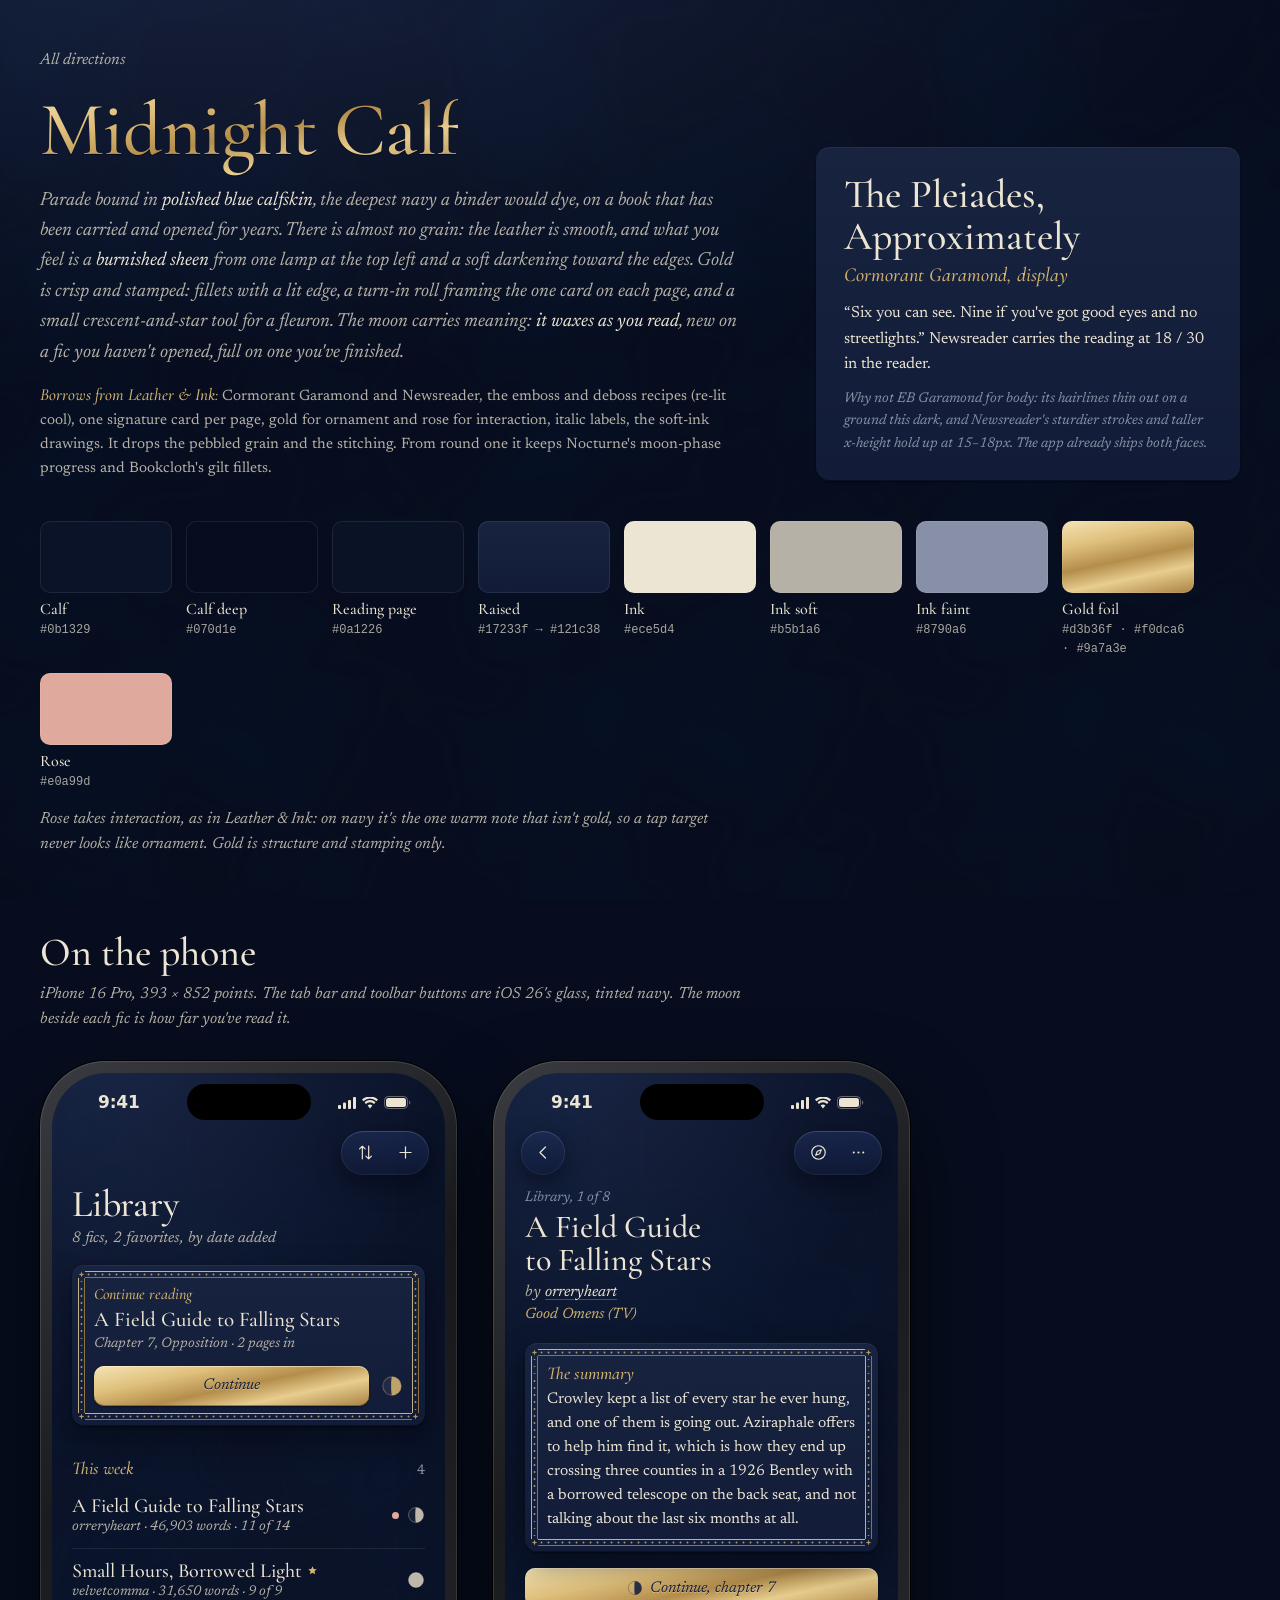
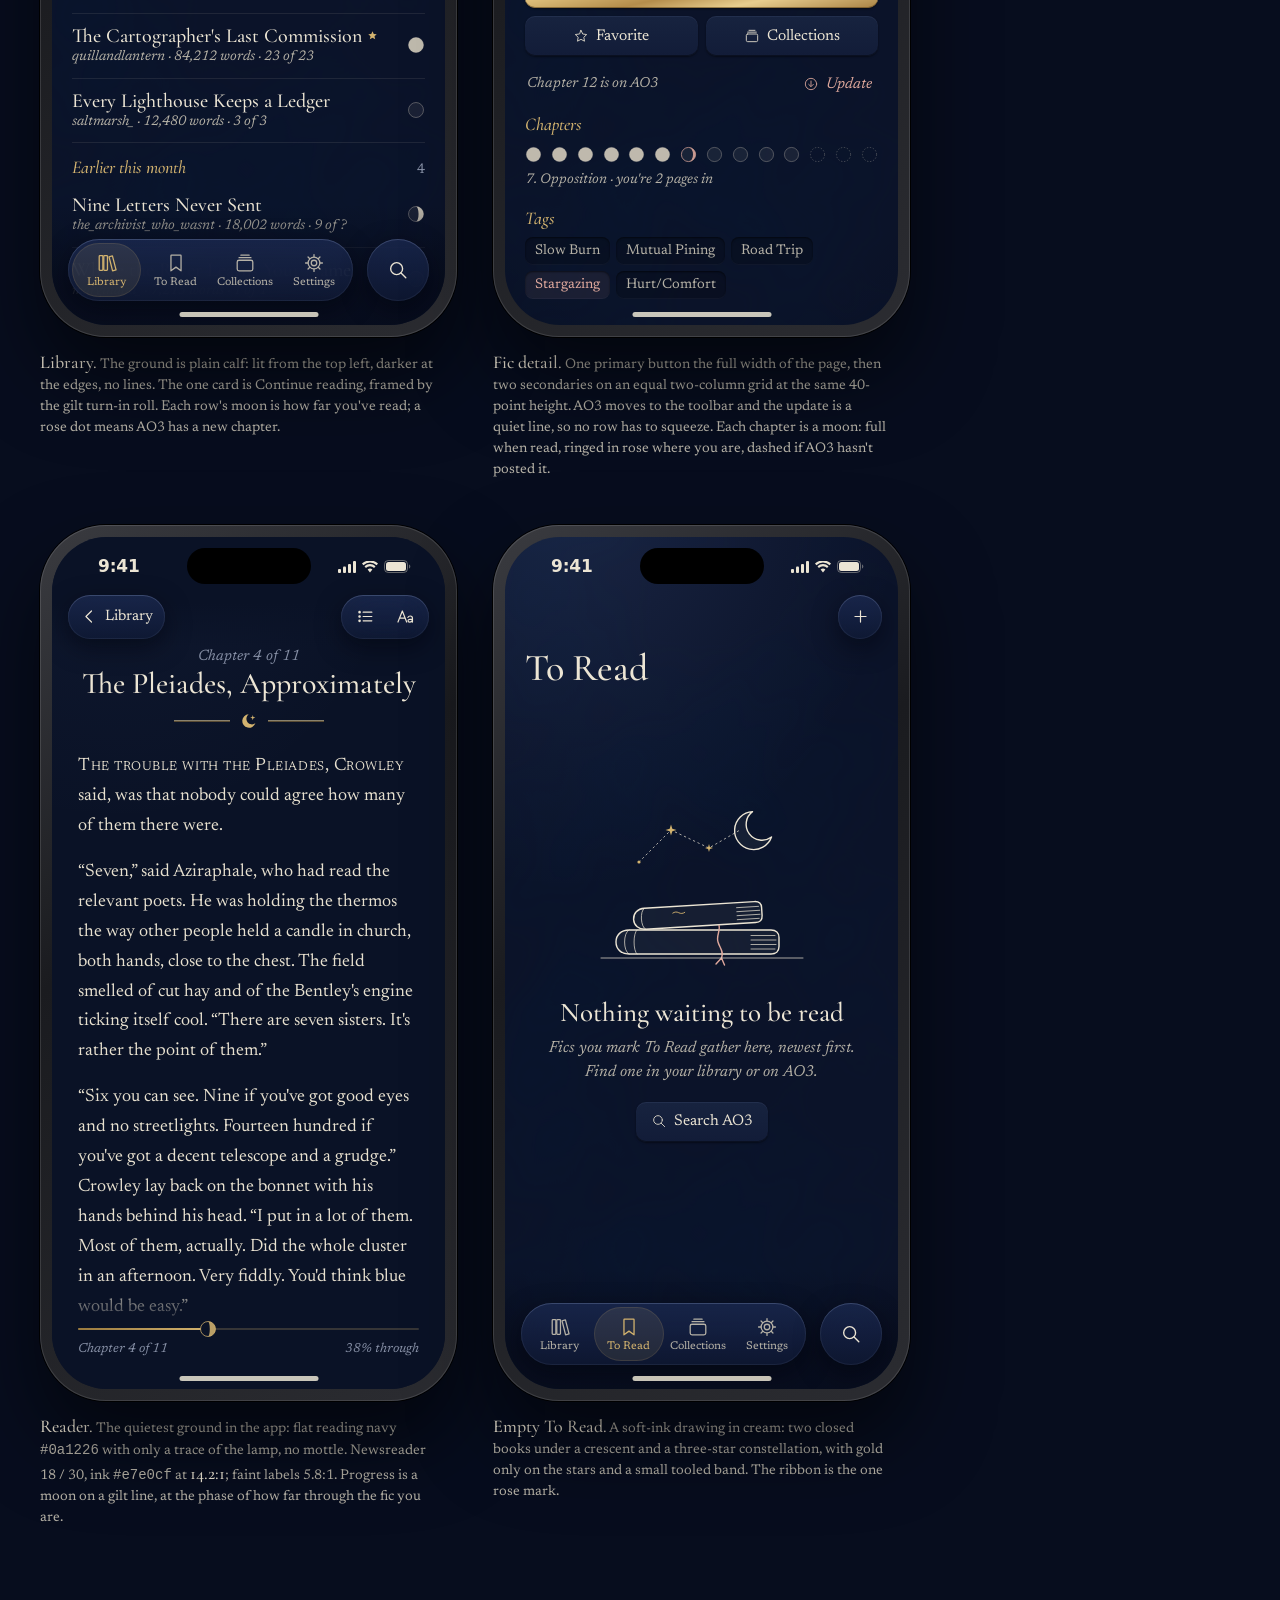
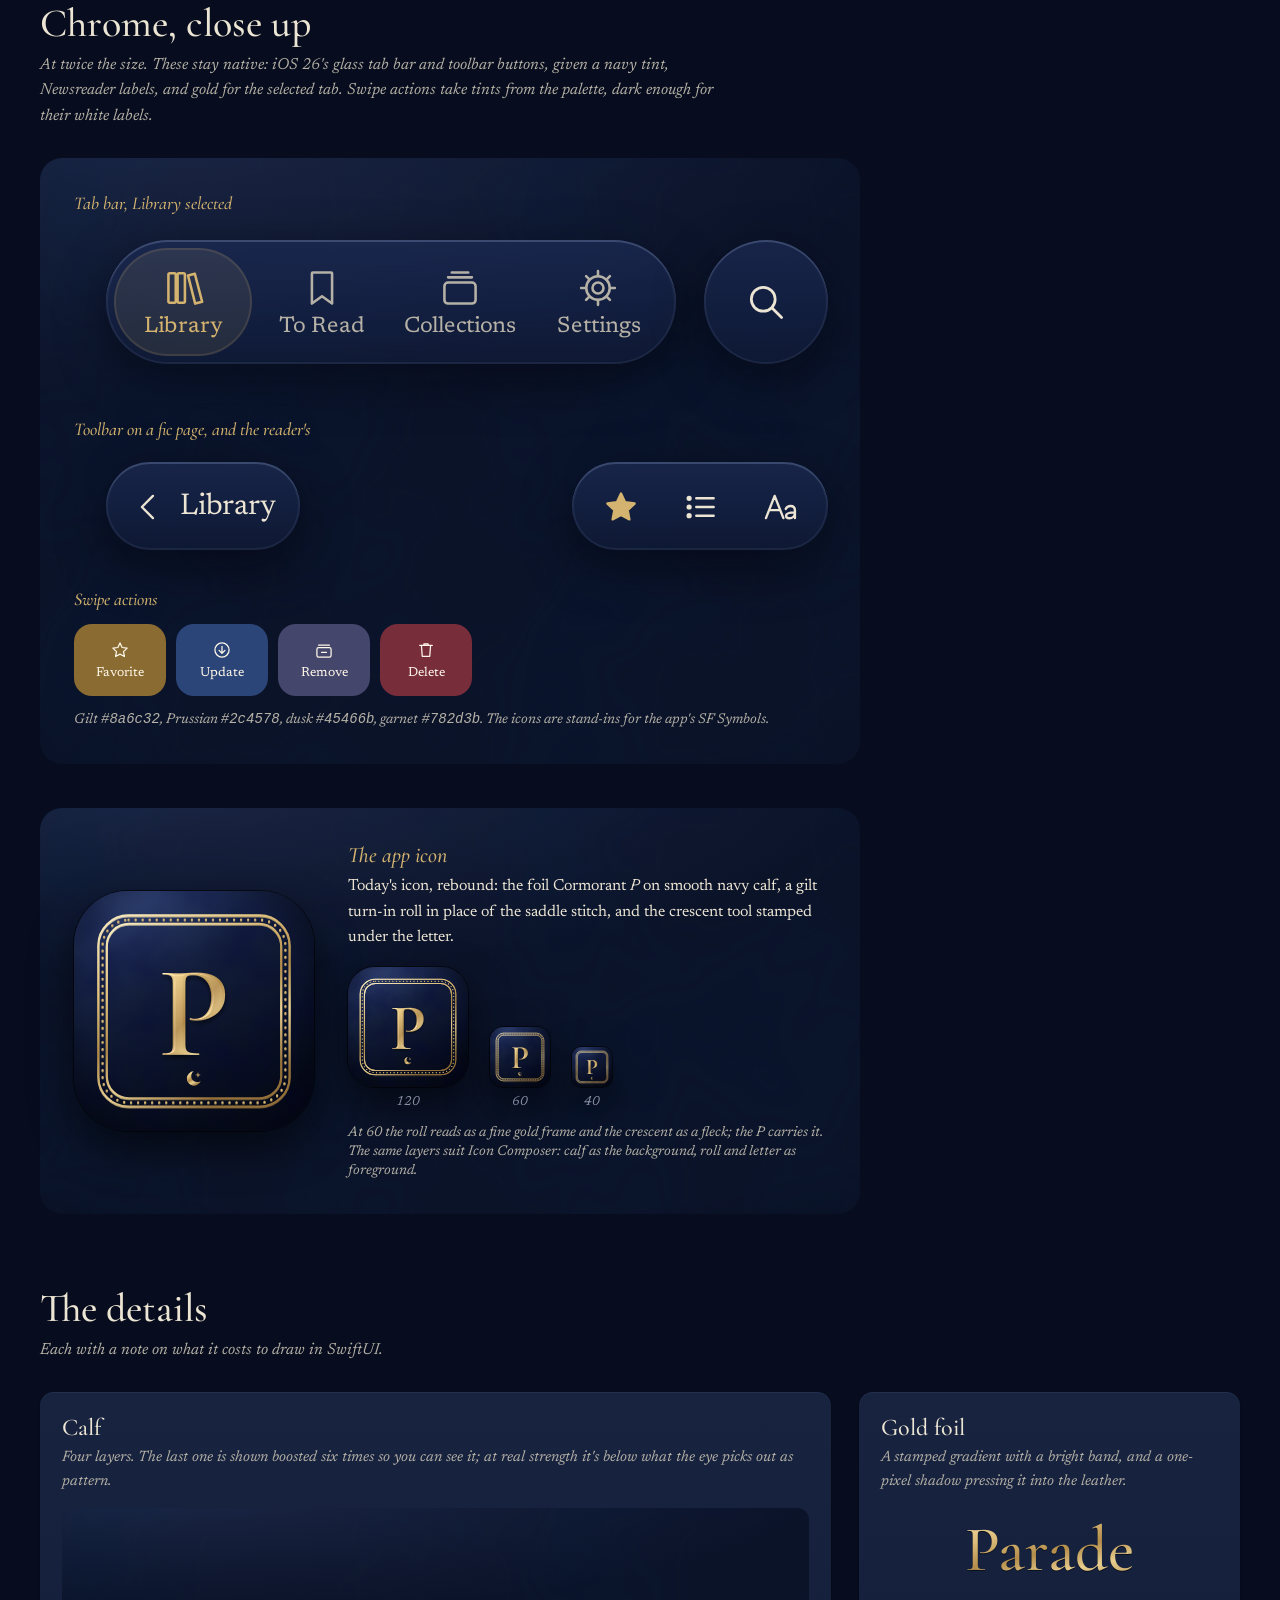
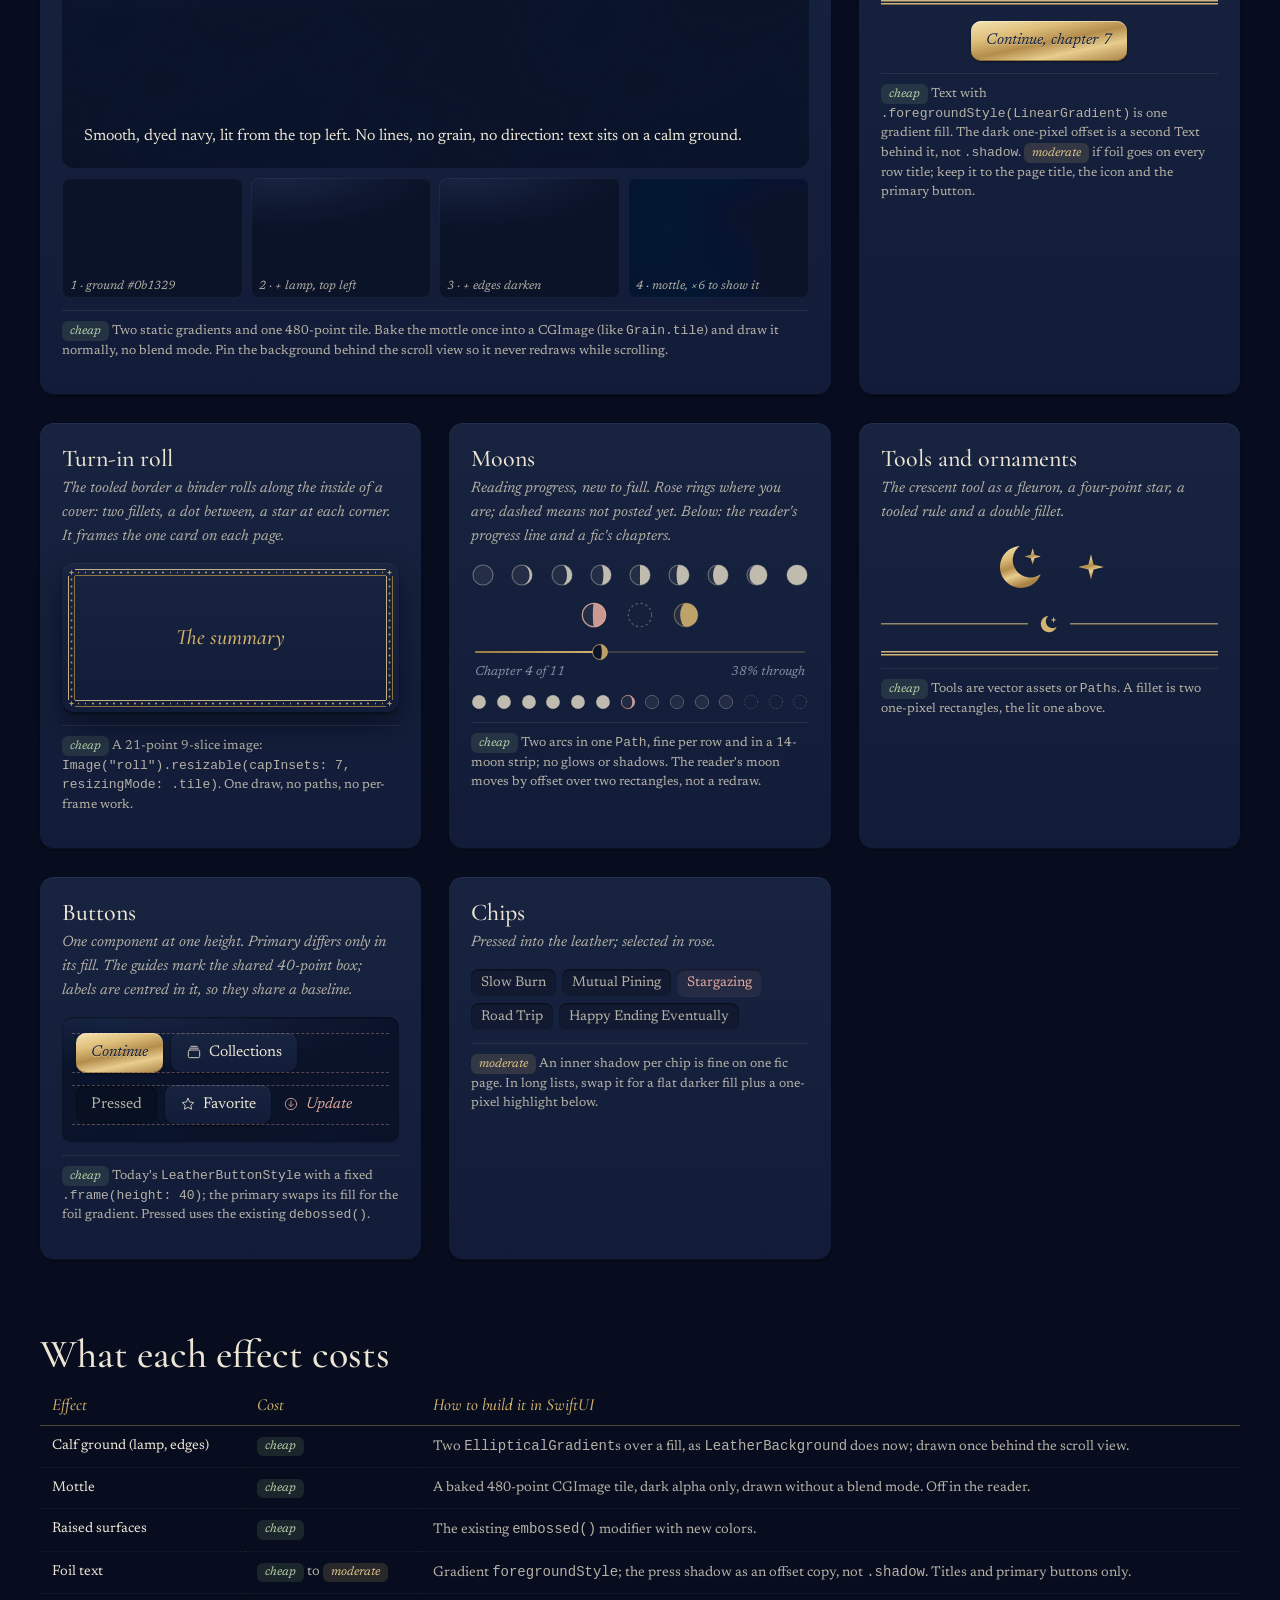
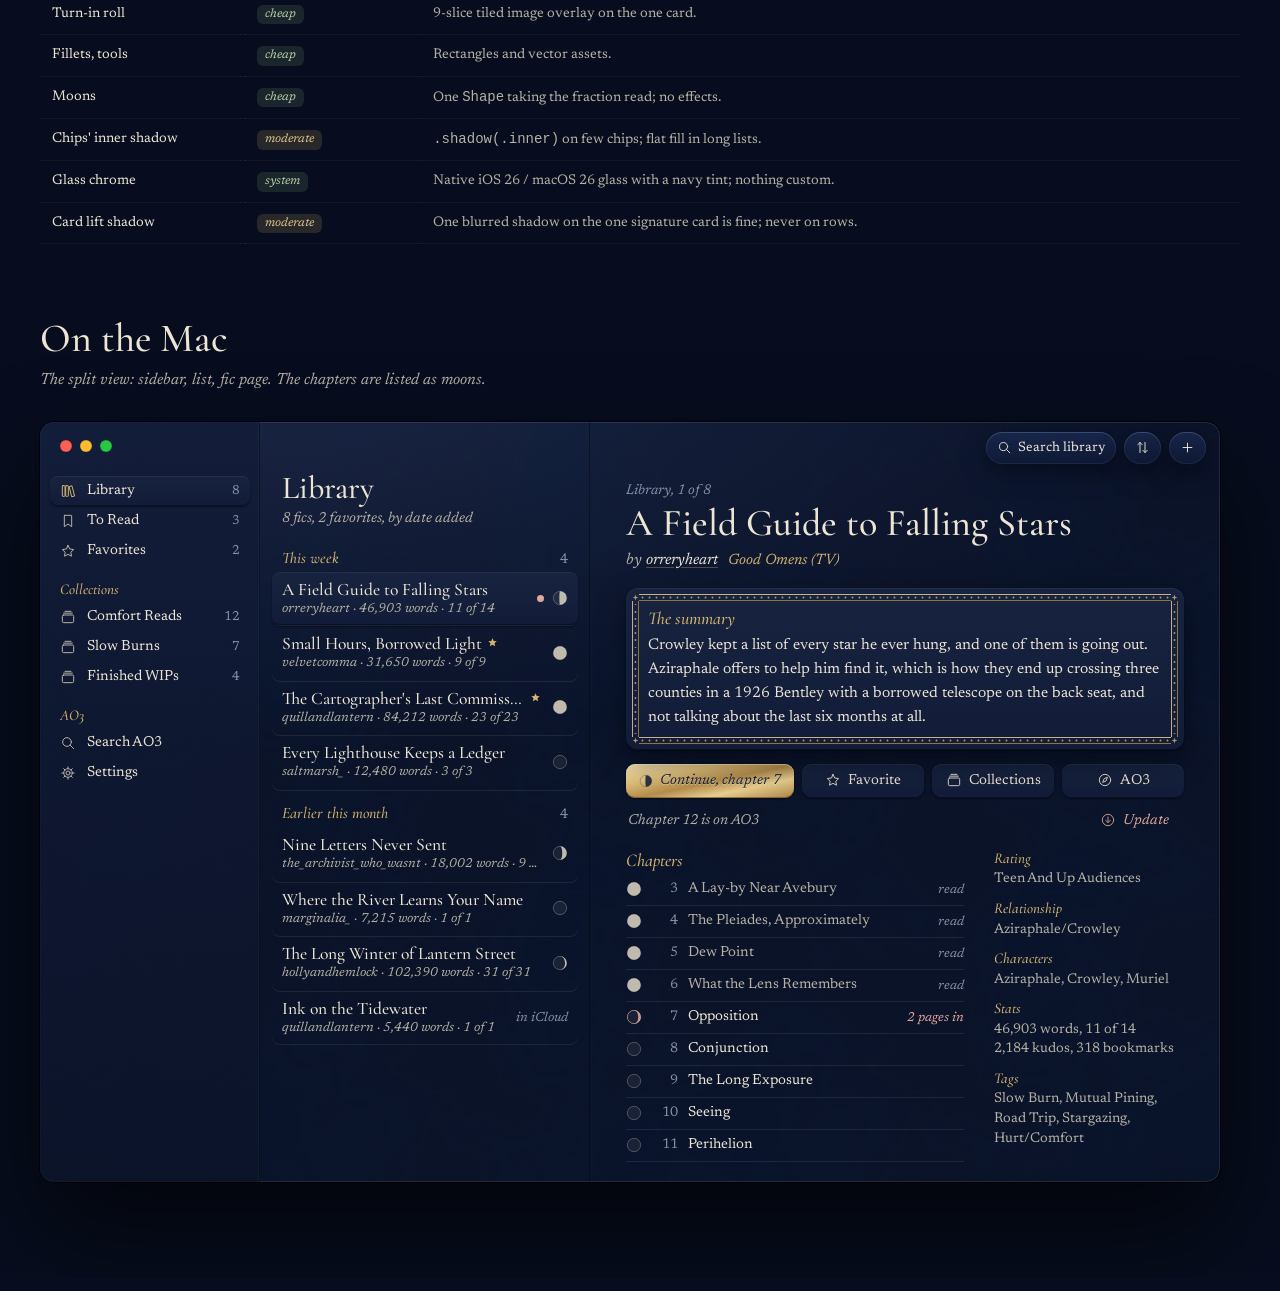
<file: prototypes/theme-celestial/calf/index.html>
<!doctype html>
<html lang="en">
<head>
<meta charset="utf-8">
<meta name="viewport" content="width=device-width, initial-scale=1">
<title>Midnight Calf · Parade celestial themes</title>
<link rel="stylesheet" href="../shared/base.css">
<link rel="stylesheet" href="theme.css">
</head>
<body class="calf-page">

<!-- Icons (stand-ins for the SF Symbols the app uses) and gilt tools. -->
<svg width="0" height="0" style="position:absolute" aria-hidden="true">
  <symbol id="i-books" viewBox="0 0 24 24"><rect x="3.5" y="4" width="4" height="16" rx=".8"/><rect x="8.5" y="4" width="4" height="16" rx=".8"/><path d="M14.2 5.2l3.7-1 4 15.3-3.8 1z"/></symbol>
  <symbol id="i-bookmark" viewBox="0 0 24 24"><path d="M7 3.5h10a.5.5 0 0 1 .5.5v16.5L12 16.5l-5.5 4V4a.5.5 0 0 1 .5-.5z"/></symbol>
  <symbol id="i-stack" viewBox="0 0 24 24"><rect x="3.5" y="9" width="17" height="11.5" rx="2"/><path d="M5.5 6.2h13M7.5 3.5h9"/></symbol>
  <symbol id="i-search" viewBox="0 0 24 24"><circle cx="10.5" cy="10.5" r="6.5"/><path d="M15.3 15.3l5.2 5.2"/></symbol>
  <symbol id="i-gear" viewBox="0 0 24 24"><circle cx="12" cy="12" r="3"/><path d="M12 2.8v2.6M12 18.6v2.6M2.8 12h2.6M18.6 12h2.6M5.5 5.5l1.9 1.9M16.6 16.6l1.9 1.9M5.5 18.5l1.9-1.9M16.6 7.4l1.9-1.9"/><circle cx="12" cy="12" r="6.4"/></symbol>
  <symbol id="i-back" viewBox="0 0 24 24"><path d="M14.5 5l-7 7 7 7"/></symbol>
  <symbol id="i-more" viewBox="0 0 24 24"><circle cx="6" cy="12" r="1.3" fill="currentColor" stroke="none"/><circle cx="12" cy="12" r="1.3" fill="currentColor" stroke="none"/><circle cx="18" cy="12" r="1.3" fill="currentColor" stroke="none"/></symbol>
  <symbol id="i-plus" viewBox="0 0 24 24"><path d="M12 5v14M5 12h14"/></symbol>
  <symbol id="i-sort" viewBox="0 0 24 24"><path d="M8 4v16M4.5 7.5L8 4l3.5 3.5M16 20V4M12.5 16.5L16 20l3.5-3.5"/></symbol>
  <symbol id="i-list" viewBox="0 0 24 24"><path d="M9 6.5h11M9 12h11M9 17.5h11"/><circle cx="4.5" cy="6.5" r=".9" fill="currentColor"/><circle cx="4.5" cy="12" r=".9" fill="currentColor"/><circle cx="4.5" cy="17.5" r=".9" fill="currentColor"/></symbol>
  <symbol id="i-text" viewBox="0 0 24 24"><path d="M2.5 19L8 5l5.5 14M4.6 14h6.8M15 13.2c.6-1.2 1.7-1.8 3-1.8 1.8 0 2.8 1 2.8 2.8V19M20.8 15.4c-3.6 0-5.6.7-5.6 2.1 0 1 .8 1.6 2 1.6 2 0 3.6-1.4 3.6-3.7"/></symbol>
  <symbol id="i-star" viewBox="0 0 24 24"><path d="M12 3.5l2.6 5.5 6 .8-4.4 4.1 1.1 5.9L12 17l-5.3 2.8 1.1-5.9-4.4-4.1 6-.8z"/></symbol>
  <symbol id="i-compass" viewBox="0 0 24 24"><circle cx="12" cy="12" r="8.5"/><path d="M15.5 8.5l-2 5-5 2 2-5z"/></symbol>
  <symbol id="i-down" viewBox="0 0 24 24"><circle cx="12" cy="12" r="8.5"/><path d="M12 7.5v8M8.5 12.5l3.5 3.5 3.5-3.5"/></symbol>
  <symbol id="i-trash" viewBox="0 0 24 24"><path d="M4.5 6.5h15M9.5 6.5V4.5h5v2M6.5 6.5l1 13h9l1-13"/></symbol>
  <symbol id="i-minus-stack" viewBox="0 0 24 24"><rect x="3.5" y="9" width="17" height="11.5" rx="2"/><path d="M9 14.75h6M5.5 6.2h13"/></symbol>
  <symbol id="i-fav" viewBox="0 0 10 10"><path d="M5 .3l1.4 3.1 3.3.3-2.5 2.2.8 3.3L5 7.5 2 9.2l.8-3.3L.3 3.7l3.3-.3z"/></symbol>
  <!-- The binder's tool: a crescent with a star in its bowl. -->
  <symbol id="tool-crescent" viewBox="-12 -12 24 24"><path d="M-0.52 -8.99A9 9 0 1 0 8.48 3.02A7.5 7.5 0 0 1 -0.52 -8.99Z"/><path d="M5 -8l.8 2.7 2.7.8-2.7.8L5 -1l-.8-2.7-2.7-.8 2.7-.8z"/></symbol>
  <symbol id="tool-star" viewBox="-6 -6 12 12"><path d="M0 -5.5l1.1 4.4 4.4 1.1-4.4 1.1L0 5.5l-1.1-4.4-4.4-1.1 4.4-1.1z"/></symbol>
  <linearGradient id="foil-g" x1="0" y1="0" x2=".35" y2="1"><stop offset="0" stop-color="#f4e4b4"/><stop offset=".3" stop-color="#dfc07c"/><stop offset=".55" stop-color="#b48d4b"/><stop offset=".75" stop-color="#e7cd8e"/><stop offset="1" stop-color="#a98244"/></linearGradient>
</svg>

<main class="gallery">

<!-- 1. Header -->
<header class="gallery-head">
  <div>
    <a class="back" href="../index.html">All directions</a>
    <h1><span class="foil-text">Midnight Calf</span></h1>
    <p class="mood">Parade bound in <em>polished blue calfskin</em>, the deepest navy a binder would dye, on a book that has been carried and opened for years. There is almost no grain: the leather is smooth, and what you feel is a <em>burnished sheen</em> from one lamp at the top left and a soft darkening toward the edges. Gold is crisp and stamped: fillets with a lit edge, a turn-in roll framing the one card on each page, and a small crescent-and-star tool for a fleuron. The moon carries meaning: <em>it waxes as you read</em>, new on a fic you haven't opened, full on one you've finished.</p>
    <p class="borrows"><b>Borrows from Leather &amp; Ink:</b> Cormorant Garamond and Newsreader, the emboss and deboss recipes (re-lit cool), one signature card per page, gold for ornament and rose for interaction, italic labels, the soft-ink drawings. It drops the pebbled grain and the stitching. From round one it keeps Nocturne's moon-phase progress and Bookcloth's gilt fillets.</p>
  </div>
  <div class="specimen raised">
    <p class="big">The Pleiades, Approximately</p>
    <p class="big2">Cormorant Garamond, display</p>
    <p>“Six you can see. Nine if you've got good eyes and no streetlights.” Newsreader carries the reading at 18 / 30 in the reader.</p>
    <p class="who">Why not EB Garamond for body: its hairlines thin out on a ground this dark, and Newsreader's sturdier strokes and taller x-height hold up at 15–18px. The app already ships both faces.</p>
  </div>
</header>

<div class="swatches" role="list" aria-label="Palette">
  <div class="swatch" role="listitem"><div class="chip-color" style="background:#0b1329"></div><b>Calf</b><code>#0b1329</code></div>
  <div class="swatch" role="listitem"><div class="chip-color" style="background:#070d1e"></div><b>Calf deep</b><code>#070d1e</code></div>
  <div class="swatch" role="listitem"><div class="chip-color" style="background:#0a1226"></div><b>Reading page</b><code>#0a1226</code></div>
  <div class="swatch" role="listitem"><div class="chip-color" style="background:linear-gradient(#17233f,#121c38)"></div><b>Raised</b><code>#17233f → #121c38</code></div>
  <div class="swatch" role="listitem"><div class="chip-color" style="background:#ece5d4"></div><b>Ink</b><code>#ece5d4</code></div>
  <div class="swatch" role="listitem"><div class="chip-color" style="background:#b5b1a6"></div><b>Ink soft</b><code>#b5b1a6</code></div>
  <div class="swatch" role="listitem"><div class="chip-color" style="background:#8790a6"></div><b>Ink faint</b><code>#8790a6</code></div>
  <div class="swatch" role="listitem"><div class="chip-color" style="background:linear-gradient(168deg,#f4e4b4,#dfc07c 28%,#b48d4b 52%,#e7cd8e 72%,#a98244)"></div><b>Gold foil</b><code>#d3b36f · #f0dca6 · #9a7a3e</code></div>
  <div class="swatch" role="listitem"><div class="chip-color" style="background:#e0a99d"></div><b>Rose</b><code>#e0a99d</code></div>
</div>
<p class="section-note" style="margin-top:14px">Rose takes interaction, as in Leather &amp; Ink: on navy it's the one warm note that isn't gold, so a tap target never looks like ornament. Gold is structure and stamping only.</p>

<!-- 2. Screens -->
<h2 class="section-title">On the phone</h2>
<p class="section-note">iPhone 16 Pro, 393 × 852 points. The tab bar and toolbar buttons are iOS 26's glass, tinted navy. The moon beside each fic is how far you've read it.</p>

<div class="screens">

  <!-- Library -->
  <figure class="screen-figure">
    <div class="phone"><div class="screen calf">
      <div class="navbar">
        <span></span>
        <div class="gbtn pair glass"><span><svg class="i"><use href="#i-sort"/></svg></span><span><svg class="i"><use href="#i-plus"/></svg></span></div>
      </div>
      <div class="content">
        <div class="lib">
          <h1 class="large-title">Library</h1>
          <p class="subtitle">8 fics, 2 favorites, by date added</p>

          <div class="turnin continue">
            <div class="kicker">Continue reading</div>
            <div class="t">A Field Guide to Falling Stars</div>
            <div class="meta">Chapter 7, Opposition · 2 pages in</div>
            <div class="row-line">
              <span class="btn primary" style="flex:1">Continue</span>
              <span class="moon gold" data-k=".55" style="width:22px;height:22px"></span>
            </div>
          </div>

          <div class="group-head"><span class="kicker">This week</span><span class="count num">4</span></div>
          <div class="row"><div><div class="title"><span>A Field Guide to Falling Stars</span></div><div class="meta">orreryheart · <span class="num">46,903</span> words · 11 of 14</div></div><div class="side"><span class="update-dot" title="Update waiting"></span><span class="moon" data-k=".55"></span></div></div>
          <div class="row"><div><div class="title"><span>Small Hours, Borrowed Light</span><svg class="fav"><use href="#i-fav"/></svg></div><div class="meta">velvetcomma · <span class="num">31,650</span> words · 9 of 9</div></div><div class="side"><span class="moon" data-k="1"></span></div></div>
          <div class="row"><div><div class="title"><span>The Cartographer's Last Commission</span><svg class="fav"><use href="#i-fav"/></svg></div><div class="meta">quillandlantern · <span class="num">84,212</span> words · 23 of 23</div></div><div class="side"><span class="moon" data-k="1"></span></div></div>
          <div class="row"><div><div class="title"><span>Every Lighthouse Keeps a Ledger</span></div><div class="meta">saltmarsh_ · <span class="num">12,480</span> words · 3 of 3</div></div><div class="side"><span class="moon" data-k="0"></span></div></div>

          <div class="group-head"><span class="kicker">Earlier this month</span><span class="count num">4</span></div>
          <div class="row"><div><div class="title"><span>Nine Letters Never Sent</span></div><div class="meta">the_archivist_who_wasnt · <span class="num">18,002</span> words · 9 of ?</div></div><div class="side"><span class="moon" data-k=".33"></span></div></div>
          <div class="row"><div><div class="title"><span>Where the River Learns Your Name</span></div><div class="meta">marginalia_ · <span class="num">7,215</span> words · 1 of 1</div></div><div class="side"><span class="moon" data-k="0"></span></div></div>
        </div>
      </div>
      <div class="under-tabs"></div>
      <nav class="tabbar glass" data-on="library"></nav>
      <span class="tab-search glass"><svg class="i"><use href="#i-search"/></svg></span>
    </div></div>
    <figcaption><b>Library.</b> The ground is plain calf: lit from the top left, darker at the edges, no lines. The one card is Continue reading, framed by the gilt turn-in roll. Each row's moon is how far you've read; a rose dot means AO3 has a new chapter.</figcaption>
  </figure>

  <!-- Detail -->
  <figure class="screen-figure">
    <div class="phone"><div class="screen calf">
      <div class="navbar">
        <span class="gbtn glass"><svg class="i"><use href="#i-back"/></svg></span>
        <div class="gbtn pair glass"><span><svg class="i"><use href="#i-compass"/></svg></span><span><svg class="i"><use href="#i-more"/></svg></span></div>
      </div>
      <div class="content">
        <div class="detail">
          <div class="running-head">Library, 1 of 8</div>
          <h2>A Field Guide to Falling Stars</h2>
          <div class="byline">by <a href="#">orreryheart</a></div>
          <div class="fandom">Good Omens (TV)</div>

          <div class="turnin summary">
            <div class="kicker">The summary</div>
            <p>Crowley kept a list of every star he ever hung, and one of them is going out. Aziraphale offers to help him find it, which is how they end up crossing three counties in a 1926 Bentley with a borrowed telescope on the back seat, and not talking about the last six months at all.</p>
          </div>

          <span class="btn primary full"><span class="moon" data-k=".55" style="width:16px;height:16px;color:#142040"></span>Continue, chapter 7</span>
          <div class="btn-row two" style="margin-top:8px">
            <span class="btn"><svg class="i"><use href="#i-star"/></svg>Favorite</span>
            <span class="btn"><svg class="i"><use href="#i-stack"/></svg>Collections</span>
          </div>
          <div class="notice"><span>Chapter 12 is on AO3</span><span class="btn quiet"><svg class="i"><use href="#i-down"/></svg>Update</span></div>

          <div class="kicker" style="margin:10px 0 10px">Chapters</div>
          <div class="strip" id="strip-phone"></div>
          <div class="meta" style="margin-top:8px">7. Opposition · you're 2 pages in</div>

          <div class="kicker" style="margin:18px 0 8px">Tags</div>
          <div class="chips">
            <span class="chip">Slow Burn</span><span class="chip">Mutual Pining</span><span class="chip">Road Trip</span><span class="chip on">Stargazing</span><span class="chip">Hurt/Comfort</span>
          </div>
        </div>
      </div>
    </div></div>
    <figcaption><b>Fic detail.</b> One primary button the full width of the page, then two secondaries on an equal two-column grid at the same 40-point height. AO3 moves to the toolbar and the update is a quiet line, so no row has to squeeze. Each chapter is a moon: full when read, ringed in rose where you are, dashed if AO3 hasn't posted it.</figcaption>
  </figure>

  <!-- Reader -->
  <figure class="screen-figure">
    <div class="phone"><div class="screen calf reading">
      <div class="reader-top"></div>
      <div class="navbar">
        <span class="gbtn glass"><svg class="i"><use href="#i-back"/></svg>Library</span>
        <div class="gbtn pair glass"><span><svg class="i"><use href="#i-list"/></svg></span><span><svg class="i"><use href="#i-text"/></svg></span></div>
      </div>
      <div class="content" style="padding:0">
        <div class="reader">
          <div class="ch-label">Chapter 4 of 11</div>
          <h3>The Pleiades, Approximately</h3>
          <div class="tooled-rule"><hr class="fillet"><svg class="tool" style="width:18px;height:18px;fill:var(--gold)"><use href="#tool-crescent"/></svg><hr class="fillet"></div>
          <p>The trouble with the Pleiades, Crowley said, was that nobody could agree how many of them there were.</p>
          <p>“Seven,” said Aziraphale, who had read the relevant poets. He was holding the thermos the way other people held a candle in church, both hands, close to the chest. The field smelled of cut hay and of the Bentley's engine ticking itself cool. “There are seven sisters. It's rather the point of them.”</p>
          <p>“Six you can see. Nine if you've got good eyes and no streetlights. Fourteen hundred if you've got a decent telescope and a grudge.” Crowley lay back on the bonnet with his hands behind his head. “I put in a lot of them. Most of them, actually. Did the whole cluster in an afternoon. Very fiddly. You'd think blue would be easy.”</p>
          <p>Aziraphale looked up for a long moment.</p>
        </div>
      </div>
      <div class="reader-bottom"></div>
      <div class="progress">
        <div class="track"><div class="done" style="width:38%"></div><span class="moon" data-k=".38" style="left:38%"></span></div>
        <div class="labels"><span>Chapter 4 of 11</span><span>38% through</span></div>
      </div>
    </div></div>
    <figcaption><b>Reader.</b> The quietest ground in the app: flat reading navy <code>#0a1226</code> with only a trace of the lamp, no mottle. Newsreader 18 / 30, ink <code>#e7e0cf</code> at <b>14.2:1</b>; faint labels 5.8:1. Progress is a moon on a gilt line, at the phase of how far through the fic you are.</figcaption>
  </figure>

  <!-- Empty -->
  <figure class="screen-figure">
    <div class="phone"><div class="screen calf">
      <div class="navbar"><span></span><span class="gbtn glass"><svg class="i"><use href="#i-plus"/></svg></span></div>
      <div class="content">
        <div class="lib" style="padding-bottom:0"><h1 class="large-title">To Read</h1></div>
      </div>
      <div class="empty-page">
        <svg class="drawing ink-drawing" viewBox="0 0 250 200" role="img" aria-label="Two closed books, a ribbon trailing from the top one, under a crescent moon and three stars">
          <title>Two closed books under a crescent moon</title>
          <!-- constellation -->
          <path class="thin" stroke-dasharray="1.5 3.5" d="M62 82 L94 50 L132 68 L163 50"/>
          <path class="gold-fill" d="M94 44.5l1.3 4.2 4.2 1.3-4.2 1.3-1.3 4.2-1.3-4.2-4.2-1.3 4.2-1.3z"/>
          <path class="gold-fill" d="M132 64l.9 3.1 3.1.9-3.1.9-.9 3.1-.9-3.1-3.1-.9 3.1-.9z"/>
          <circle class="gold-fill" cx="62" cy="82" r="1.6"/>
          <!-- crescent -->
          <path d="M175.5 31.6A19 19 0 1 0 194.5 57A15.5 15.5 0 0 1 175.5 31.6Z" class="fill-soft"/>
          <!-- bottom book -->
          <path class="fill-soft" d="M52 150H194c5 0 8 3 8 7.5v9c0 4.5-3 7.5-8 7.5H52c-8 0-13-5-13-12s5-12 13-12z"/>
          <path class="thin" d="M52 150c-6 2.5-6 21.5 0 24M60 150c-4 3-4 21 0 24"/>
          <path class="thin" d="M174 155.5h24M174 160h25M174 164.5h25M174 169h24"/>
          <!-- top book, a little askew -->
          <g transform="rotate(-3.5 122 136)">
            <path class="fill-soft" d="M68 125H178c4.5 0 7 2.5 7 6.5v8c0 4-2.5 6.5-7 6.5H68c-7 0-11.5-4.5-11.5-10.5S61 125 68 125z"/>
            <path class="thin" d="M68 125c-5 2-5 19 0 21"/>
            <path class="thin" d="M160 130h22M160 134h23M160 138h23M160 142h22"/>
            <path class="gold" stroke-width=".9" d="M96 131.5c2-1.2 4-1.2 6 0s4 1.2 6 0"/>
          </g>
          <!-- ribbon -->
          <path class="accent" d="M142 145.5c1.5 6-3 10-1 16.5s6 9 3.5 16"/>
          <path class="accent" d="M144.5 178l-5.5 6M144.5 178l3 7"/>
          <!-- the sill -->
          <path class="thin" d="M24 178H226"/>
        </svg>
        <h3>Nothing waiting to be read</h3>
        <p>Fics you mark To Read gather here, newest first. Find one in your library or on AO3.</p>
        <span class="btn"><svg class="i"><use href="#i-search"/></svg>Search AO3</span>
      </div>
      <div class="under-tabs"></div>
      <nav class="tabbar glass" data-on="toread"></nav>
      <span class="tab-search glass"><svg class="i"><use href="#i-search"/></svg></span>
    </div></div>
    <figcaption><b>Empty To Read.</b> A soft-ink drawing in cream: two closed books under a crescent and a three-star constellation, with gold only on the stars and a small tooled band. The ribbon is the one rose mark.</figcaption>
  </figure>
</div>

<!-- Chrome close-up -->
<h2 class="section-title">Chrome, close up</h2>
<p class="section-note">At twice the size. These stay native: iOS 26's glass tab bar and toolbar buttons, given a navy tint, Newsreader labels, and gold for the selected tab. Swipe actions take tints from the palette, dark enough for their white labels.</p>
<div class="screens">
  <div class="closeup calf">
    <h4>Tab bar, Library selected</h4>
    <div class="slot tabs"><div class="scale2"><nav class="tabbar glass" data-on="library" style="top:6px;bottom:auto"></nav><span class="tab-search glass" style="top:6px;bottom:auto"><svg class="i"><use href="#i-search"/></svg></span></div></div>
    <h4>Toolbar on a fic page, and the reader's</h4>
    <div class="slot nav"><div class="scale2" style="height:52px"><div class="navbar" style="top:0">
      <span class="gbtn glass"><svg class="i"><use href="#i-back"/></svg>Library</span>
      <div class="gbtn pair glass"><span style="color:var(--gold)"><svg class="i" style="fill:var(--gold)"><use href="#i-star"/></svg></span><span><svg class="i"><use href="#i-list"/></svg></span><span><svg class="i"><use href="#i-text"/></svg></span></div>
    </div></div></div>
    <h4>Swipe actions</h4>
    <div class="swipes">
      <span class="swipe" style="background:#8a6c32"><svg class="i"><use href="#i-star"/></svg>Favorite</span>
      <span class="swipe" style="background:#2c4578"><svg class="i"><use href="#i-down"/></svg>Update</span>
      <span class="swipe" style="background:#45466b"><svg class="i"><use href="#i-minus-stack"/></svg>Remove</span>
      <span class="swipe" style="background:#782d3b"><svg class="i"><use href="#i-trash"/></svg>Delete</span>
    </div>
    <p class="meta" style="margin:14px 0 0">Gilt <code>#8a6c32</code>, Prussian <code>#2c4578</code>, dusk <code>#45466b</code>, garnet <code>#782d3b</code>. The icons are stand-ins for the app's SF Symbols.</p>
  </div>

  <!-- App icon -->
  <div class="icon-panel calf">
    <div class="icon-mask" id="icon-big" style="width:240px;height:240px"></div>
    <div>
      <h4 class="kicker" style="margin:0 0 6px;font-size:22px">The app icon</h4>
      <p style="margin:0 0 4px">Today's icon, rebound: the foil Cormorant <i>P</i> on smooth navy calf, a gilt turn-in roll in place of the saddle stitch, and the crescent tool stamped under the letter.</p>
      <div class="icon-row">
        <figure><div class="icon-mask" data-icon style="width:120px;height:120px"></div><figcaption>120</figcaption></figure>
        <figure><div class="icon-mask" data-icon style="width:60px;height:60px"></div><figcaption>60</figcaption></figure>
        <figure><div class="icon-mask" data-icon style="width:40px;height:40px;border-radius:9px"></div><figcaption>40</figcaption></figure>
      </div>
      <p class="meta" style="margin:0">At 60 the roll reads as a fine gold frame and the crescent as a fleck; the P carries it. The same layers suit Icon Composer: calf as the background, roll and letter as foreground.</p>
    </div>
  </div>
</div>

<!-- 3. Details -->
<h2 class="section-title">The details</h2>
<p class="section-note">Each with a note on what it costs to draw in SwiftUI.</p>
<div class="details-grid">

  <section class="detail-card raised" style="grid-column: span 2">
    <h3>Calf</h3>
    <p class="lead">Four layers. The last one is shown boosted six times so you can see it; at real strength it's below what the eye picks out as pattern.</p>
    <div class="big-material calf"><div class="p">Smooth, dyed navy, lit from the top left. No lines, no grain, no direction: text sits on a calm ground.</div></div>
    <div class="layers" style="margin-top:10px">
      <div style="background:#0b1329"><span>1 · ground #0b1329</span></div>
      <div style="background:var(--sheen), #0b1329"><span>2 · + lamp, top left</span></div>
      <div style="background:var(--sheen), var(--edges), #0b1329"><span>3 · + edges darken</span></div>
      <div style="background:var(--mottle), var(--mottle), var(--mottle), var(--mottle), var(--mottle), var(--mottle), #0b1329"><span>4 · mottle, ×6 to show it</span></div>
    </div>
    <p class="cost"><span class="cost-tag cheap">cheap</span> Two static gradients and one 480-point tile. Bake the mottle once into a CGImage (like <code>Grain.tile</code>) and draw it normally, no blend mode. Pin the background behind the scroll view so it never redraws while scrolling.</p>
  </section>

  <section class="detail-card raised">
    <h3>Gold foil</h3>
    <p class="lead">A stamped gradient with a bright band, and a one-pixel shadow pressing it into the leather.</p>
    <div style="font:500 64px/1 var(--display);text-align:center;padding:10px 0 6px"><span class="foil-text">Parade</span></div>
    <hr class="fillet double" style="margin:12px 0 16px">
    <div style="display:flex;gap:8px;justify-content:center"><span class="btn primary">Continue, chapter 7</span></div>
    <p class="cost"><span class="cost-tag cheap">cheap</span> Text with <code>.foregroundStyle(LinearGradient)</code> is one gradient fill. The dark one-pixel offset is a second Text behind it, not <code>.shadow</code>. <span class="cost-tag moderate">moderate</span> if foil goes on every row title; keep it to the page title, the icon and the primary button.</p>
  </section>

  <section class="detail-card raised">
    <h3>Turn-in roll</h3>
    <p class="lead">The tooled border a binder rolls along the inside of a cover: two fillets, a dot between, a star at each corner. It frames the one card on each page.</p>
    <div class="turnin" style="height:150px;display:flex;align-items:center;justify-content:center"><span class="kicker" style="font-size:22px">The summary</span></div>
    <p class="cost"><span class="cost-tag cheap">cheap</span> A 21-point 9-slice image: <code>Image("roll").resizable(capInsets: 7, resizingMode: .tile)</code>. One draw, no paths, no per-frame work.</p>
  </section>

  <section class="detail-card raised">
    <h3>Moons</h3>
    <p class="lead">Reading progress, new to full. Rose rings where you are; dashed means not posted yet. Below: the reader's progress line and a fic's chapters.</p>
    <div id="phase-set" style="display:flex;gap:10px;justify-content:space-between;margin:6px 0 14px"></div>
    <div style="display:flex;gap:18px;align-items:center;justify-content:center">
      <span class="moon now" data-k=".55" style="width:28px;height:28px"></span>
      <span class="moon unposted" data-k="0" style="width:28px;height:28px"></span>
      <span class="moon gold" data-k=".75" style="width:28px;height:28px"></span>
    </div>
    <div class="progress" style="position:relative;left:auto;right:auto;bottom:auto;margin:22px 4px 4px">
      <div class="track"><div class="done" style="width:38%"></div><span class="moon" data-k=".38" style="left:38%"></span></div>
      <div class="labels"><span>Chapter 4 of 11</span><span>38% through</span></div>
    </div>
    <div id="strip-card" style="margin-top:16px"></div>
    <p class="cost"><span class="cost-tag cheap">cheap</span> Two arcs in one <code>Path</code>, fine per row and in a 14-moon strip; no glows or shadows. The reader's moon moves by offset over two rectangles, not a redraw.</p>
  </section>

  <section class="detail-card raised">
    <h3>Tools and ornaments</h3>
    <p class="lead">The crescent tool as a fleuron, a four-point star, a tooled rule and a double fillet.</p>
    <div style="display:flex;gap:28px;align-items:center;justify-content:center;margin:8px 0 18px">
      <svg style="width:56px;height:56px;fill:url(#foil-g)"><use href="#tool-crescent"/></svg>
      <svg style="width:28px;height:28px;fill:url(#foil-g)"><use href="#tool-star"/></svg>
    </div>
    <div class="tooled-rule" style="margin-bottom:16px"><hr class="fillet"><svg class="tool" style="fill:var(--gold)"><use href="#tool-crescent"/></svg><hr class="fillet"></div>
    <hr class="fillet double">
    <p class="cost"><span class="cost-tag cheap">cheap</span> Tools are vector assets or <code>Path</code>s. A fillet is two one-pixel rectangles, the lit one above.</p>
  </section>

  <section class="detail-card raised">
    <h3>Buttons</h3>
    <p class="lead">One component at one height. Primary differs only in its fill. The guides mark the shared 40-point box; labels are centred in it, so they share a baseline.</p>
    <div class="calf" style="padding:16px 14px 6px;border-radius:10px;box-shadow:var(--deboss)">
    <div class="guided"><span class="btn primary">Continue</span><span class="btn"><svg class="i"><use href="#i-stack"/></svg>Collections</span></div>
    <div class="guided"><span class="btn pressed">Pressed</span><span class="btn"><svg class="i"><use href="#i-star"/></svg>Favorite</span><span class="btn quiet"><svg class="i"><use href="#i-down"/></svg>Update</span></div>
    </div>
    <p class="cost"><span class="cost-tag cheap">cheap</span> Today's <code>LeatherButtonStyle</code> with a fixed <code>.frame(height: 40)</code>; the primary swaps its fill for the foil gradient. Pressed uses the existing <code>debossed()</code>.</p>
  </section>

  <section class="detail-card raised">
    <h3>Chips</h3>
    <p class="lead">Pressed into the leather; selected in rose.</p>
    <div class="chips"><span class="chip">Slow Burn</span><span class="chip">Mutual Pining</span><span class="chip on">Stargazing</span><span class="chip">Road Trip</span><span class="chip">Happy Ending Eventually</span></div>
    <p class="cost"><span class="cost-tag moderate">moderate</span> An inner shadow per chip is fine on one fic page. In long lists, swap it for a flat darker fill plus a one-pixel highlight below.</p>
  </section>

</div>

<h2 class="section-title">What each effect costs</h2>
<table class="cost-table">
  <thead><tr><th>Effect</th><th>Cost</th><th>How to build it in SwiftUI</th></tr></thead>
  <tbody>
    <tr><td>Calf ground (lamp, edges)</td><td><span class="cost-tag cheap">cheap</span></td><td>Two <code>EllipticalGradient</code>s over a fill, as <code>LeatherBackground</code> does now; drawn once behind the scroll view.</td></tr>
    <tr><td>Mottle</td><td><span class="cost-tag cheap">cheap</span></td><td>A baked 480-point CGImage tile, dark alpha only, drawn without a blend mode. Off in the reader.</td></tr>
    <tr><td>Raised surfaces</td><td><span class="cost-tag cheap">cheap</span></td><td>The existing <code>embossed()</code> modifier with new colors.</td></tr>
    <tr><td>Foil text</td><td><span class="cost-tag cheap">cheap</span> to <span class="cost-tag moderate">moderate</span></td><td>Gradient <code>foregroundStyle</code>; the press shadow as an offset copy, not <code>.shadow</code>. Titles and primary buttons only.</td></tr>
    <tr><td>Turn-in roll</td><td><span class="cost-tag cheap">cheap</span></td><td>9-slice tiled image overlay on the one card.</td></tr>
    <tr><td>Fillets, tools</td><td><span class="cost-tag cheap">cheap</span></td><td>Rectangles and vector assets.</td></tr>
    <tr><td>Moons</td><td><span class="cost-tag cheap">cheap</span></td><td>One <code>Shape</code> taking the fraction read; no effects.</td></tr>
    <tr><td>Chips' inner shadow</td><td><span class="cost-tag moderate">moderate</span></td><td><code>.shadow(.inner)</code> on few chips; flat fill in long lists.</td></tr>
    <tr><td>Glass chrome</td><td><span class="cost-tag cheap">system</span></td><td>Native iOS 26 / macOS 26 glass with a navy tint; nothing custom.</td></tr>
    <tr><td>Card lift shadow</td><td><span class="cost-tag moderate">moderate</span></td><td>One blurred shadow on the one signature card is fine; never on rows.</td></tr>
  </tbody>
</table>

<!-- 4. Mac -->
<h2 class="section-title">On the Mac</h2>
<p class="section-note">The split view: sidebar, list, fic page. The chapters are listed as moons.</p>
<div class="mac calf">
  <div class="traffic"><i></i><i></i><i></i></div>
  <aside class="sidebar">
    <div class="side-item on"><svg class="i"><use href="#i-books"/></svg>Library<span class="c">8</span></div>
    <div class="side-item"><svg class="i"><use href="#i-bookmark"/></svg>To Read<span class="c">3</span></div>
    <div class="side-item"><svg class="i"><use href="#i-star"/></svg>Favorites<span class="c">2</span></div>
    <div class="sec">Collections</div>
    <div class="side-item"><svg class="i"><use href="#i-stack"/></svg>Comfort Reads<span class="c">12</span></div>
    <div class="side-item"><svg class="i"><use href="#i-stack"/></svg>Slow Burns<span class="c">7</span></div>
    <div class="side-item"><svg class="i"><use href="#i-stack"/></svg>Finished WIPs<span class="c">4</span></div>
    <div class="sec">AO3</div>
    <div class="side-item"><svg class="i"><use href="#i-search"/></svg>Search AO3<span></span></div>
    <div class="side-item"><svg class="i"><use href="#i-gear"/></svg>Settings<span></span></div>
  </aside>
  <section class="listcol">
    <h1 class="large-title">Library</h1>
    <p class="subtitle" style="font-size:14.5px">8 fics, 2 favorites, by date added</p>
    <div class="group-head" style="padding-top:4px"><span class="kicker" style="font-size:16px">This week</span><span class="count num">4</span></div>
    <div class="row sel"><div><div class="title"><span>A Field Guide to Falling Stars</span></div><div class="meta">orreryheart · <span class="num">46,903</span> words · 11 of 14</div></div><div class="side"><span class="update-dot"></span><span class="moon" data-k=".55" style="width:16px;height:16px"></span></div></div>
    <div class="row"><div><div class="title"><span>Small Hours, Borrowed Light</span><svg class="fav"><use href="#i-fav"/></svg></div><div class="meta">velvetcomma · <span class="num">31,650</span> words · 9 of 9</div></div><div class="side"><span class="moon" data-k="1" style="width:16px;height:16px"></span></div></div>
    <div class="row"><div><div class="title"><span>The Cartographer's Last Commission</span><svg class="fav"><use href="#i-fav"/></svg></div><div class="meta">quillandlantern · <span class="num">84,212</span> words · 23 of 23</div></div><div class="side"><span class="moon" data-k="1" style="width:16px;height:16px"></span></div></div>
    <div class="row"><div><div class="title"><span>Every Lighthouse Keeps a Ledger</span></div><div class="meta">saltmarsh_ · <span class="num">12,480</span> words · 3 of 3</div></div><div class="side"><span class="moon" data-k="0" style="width:16px;height:16px"></span></div></div>
    <div class="group-head"><span class="kicker" style="font-size:16px">Earlier this month</span><span class="count num">4</span></div>
    <div class="row"><div><div class="title"><span>Nine Letters Never Sent</span></div><div class="meta">the_archivist_who_wasnt · <span class="num">18,002</span> words · 9 of ?</div></div><div class="side"><span class="moon" data-k=".33" style="width:16px;height:16px"></span></div></div>
    <div class="row"><div><div class="title"><span>Where the River Learns Your Name</span></div><div class="meta">marginalia_ · <span class="num">7,215</span> words · 1 of 1</div></div><div class="side"><span class="moon" data-k="0" style="width:16px;height:16px"></span></div></div>
    <div class="row"><div><div class="title"><span>The Long Winter of Lantern Street</span></div><div class="meta">hollyandhemlock · <span class="num">102,390</span> words · 31 of 31</div></div><div class="side"><span class="moon" data-k=".12" style="width:16px;height:16px"></span></div></div>
    <div class="row"><div><div class="title"><span>Ink on the Tidewater</span></div><div class="meta">quillandlantern · <span class="num">5,440</span> words · 1 of 1</div></div><div class="side"><span class="icloud">in iCloud</span></div></div>
  </section>
  <section class="detailcol">
    <div class="toolbar">
      <span class="tb glass"><svg class="i"><use href="#i-search"/></svg>Search library</span>
      <span class="tb glass"><svg class="i"><use href="#i-sort"/></svg></span>
      <span class="tb glass"><svg class="i"><use href="#i-plus"/></svg></span>
    </div>
    <div class="running-head">Library, 1 of 8</div>
    <h2>A Field Guide to Falling Stars</h2>
    <div class="byline">by <a href="#">orreryheart</a> <span class="fandom" style="display:inline;margin-left:6px">Good Omens (TV)</span></div>
    <div class="turnin summary" style="margin:18px 0 14px">
      <div class="kicker">The summary</div>
      <p>Crowley kept a list of every star he ever hung, and one of them is going out. Aziraphale offers to help him find it, which is how they end up crossing three counties in a 1926 Bentley with a borrowed telescope on the back seat, and not talking about the last six months at all.</p>
    </div>
    <div class="btn-row">
      <span class="btn primary"><span class="moon" data-k=".55" style="width:14px;height:14px;color:#142040"></span>Continue, chapter 7</span>
      <span class="btn"><svg class="i"><use href="#i-star"/></svg>Favorite</span>
      <span class="btn"><svg class="i"><use href="#i-stack"/></svg>Collections</span>
      <span class="btn"><svg class="i"><use href="#i-compass"/></svg>AO3</span>
    </div>
    <div class="notice" style="height:34px;margin-top:6px"><span>Chapter 12 is on AO3</span><span class="btn quiet" style="height:34px"><svg class="i"><use href="#i-down"/></svg>Update</span></div>
    <div class="two-col">
      <div>
        <div class="kicker" style="margin:0 0 2px">Chapters</div>
        <div id="ch-list"></div>
      </div>
      <dl>
        <dt>Rating</dt><dd>Teen And Up Audiences</dd>
        <dt>Relationship</dt><dd>Aziraphale/Crowley</dd>
        <dt>Characters</dt><dd>Aziraphale, Crowley, Muriel</dd>
        <dt>Stats</dt><dd><span class="num">46,903</span> words, 11 of 14<br><span class="num">2,184</span> kudos, <span class="num">318</span> bookmarks</dd>
        <dt>Tags</dt><dd>Slow Burn, Mutual Pining, Road Trip, Stargazing, Hurt/Comfort</dd>
      </dl>
    </div>
  </section>
</div>

</main>

<script>
// A waxing moon at illumination k (0 new, 1 full): lit on the right.
function moonSVG(k) {
  const r = 10;
  let lit = '';
  if (k >= .995) lit = `<circle class="lit" r="${r}"/>`;
  else if (k > .005) {
    const rx = Math.abs(1 - 2 * k) * r, sweep = k < .5 ? 0 : 1;
    lit = `<path class="lit" d="M0 ${-r} A${r} ${r} 0 0 1 0 ${r} A${rx.toFixed(2)} ${r} 0 0 ${sweep} 0 ${-r}Z"/>`;
  }
  return `<svg viewBox="-12 -12 24 24" aria-hidden="true"><circle class="disk" r="${r}"/>${lit}</svg>`;
}
const sb = `<div class="statusbar"><span>9:41</span><span class="sb-right"><svg width="18" height="12" viewBox="0 0 18 12"><rect x="0" y="8" width="3" height="4" rx="1"/><rect x="5" y="5.5" width="3" height="6.5" rx="1"/><rect x="10" y="3" width="3" height="9" rx="1"/><rect x="15" y="0" width="3" height="12" rx="1"/></svg><svg width="16" height="12" viewBox="0 0 16 12"><path d="M8 11.5l2.4-2.9a3.4 3.4 0 0 0-4.8 0z"/><path d="M3.9 6.9a5.9 5.9 0 0 1 8.2 0l1.4-1.6a8 8 0 0 0-11 0z"/><path d="M1.4 4.2a9.6 9.6 0 0 1 13.2 0L16 2.6a11.7 11.7 0 0 0-16 0z"/></svg><svg width="27" height="13" viewBox="0 0 27 13"><rect x=".5" y=".5" width="23" height="12" rx="3.8" fill="none" stroke="currentColor" opacity=".4"/><rect x="2" y="2" width="20" height="9" rx="2.5"/><path d="M25 4.5v4c.8-.3 1.3-1.1 1.3-2s-.5-1.7-1.3-2z" opacity=".4"/></svg></span></div>`;
document.querySelectorAll('.phone > .screen').forEach(s => {
  s.insertAdjacentHTML('afterbegin', sb);
  if (!s.querySelector('.home-indicator')) s.insertAdjacentHTML('beforeend', '<div class="home-indicator"></div>');
});
const tabs = [['library','i-books','Library'],['toread','i-bookmark','To Read'],['collections','i-stack','Collections'],['settings','i-gear','Settings']];
document.querySelectorAll('nav.tabbar[data-on]').forEach(n => {
  n.innerHTML = tabs.map(([id, ic, l]) => `<span class="tab${n.dataset.on === id ? ' on' : ''}"><svg class="i"><use href="#${ic}"/></svg>${l}</span>`).join('');
});

// Chapters of A Field Guide to Falling Stars: 1–6 read, 7 two pages in,
// 8–11 posted and unread, 12–14 not posted yet.
const titles = ['The Catalogue','Something Missing in Lyra','A Lay-by Near Avebury','The Pleiades, Approximately','Dew Point','What the Lens Remembers','Opposition','Conjunction','The Long Exposure','Seeing','Perihelion','','',''];
const chState = n => n < 7 ? ['read', 1] : n === 7 ? ['now', .18] : n <= 11 ? ['', 0] : ['unposted', 0];
const strip = size => `<div style="display:flex;justify-content:space-between;align-items:center">` + Array.from({length: 14}, (_, i) => {
  const [s, k] = chState(i + 1);
  return `<span class="moon ${s}" data-k="${k}" style="width:${size}px;height:${size}px"></span>`;
}).join('') + `</div>`;
document.getElementById('strip-phone').innerHTML = strip(17);
document.getElementById('strip-card').innerHTML = strip(16);
document.getElementById('ch-list').innerHTML = Array.from({length: 9}, (_, i) => {
  const n = i + 3, [s, k] = chState(n);
  const m = s === 'read' ? 'read' : s === 'now' ? '2 pages in' : s === 'unposted' ? 'not posted' : '';
  return `<div class="ch ${s}"><span class="moon ${s}" data-k="${k}" style="width:16px;height:16px"></span><span class="n num">${n}</span><span class="t">${titles[i + 2] || 'Not yet on AO3'}</span><span class="m">${m}</span></div>`;
}).join('');
document.getElementById('phase-set').innerHTML = [0,.12,.25,.38,.5,.62,.75,.88,1].map(k => `<span class="moon" data-k="${k}" style="width:24px;height:24px"></span>`).join('');
document.querySelectorAll('.moon[data-k]').forEach(m => m.innerHTML = moonSVG(parseFloat(m.dataset.k)));

// The app icon, in 1024 units.
const icon = `<svg viewBox="0 0 1024 1024" width="100%" height="100%" role="img" aria-label="Parade icon: a gold P on navy calf inside a gilt roll border">
<defs>
  <linearGradient id="ib" x1="0" y1="0" x2=".5" y2="1"><stop offset="0" stop-color="#1b2b58"/><stop offset=".5" stop-color="#0d1730"/><stop offset="1" stop-color="#060b1a"/></linearGradient>
  <radialGradient id="il" cx=".24" cy="-.04" r=".9"><stop offset="0" stop-color="#8aa6ff" stop-opacity=".2"/><stop offset=".5" stop-color="#8aa6ff" stop-opacity=".04"/><stop offset="1" stop-color="#8aa6ff" stop-opacity="0"/></radialGradient>
  <radialGradient id="iv" cx=".5" cy=".46" r=".72"><stop offset=".62" stop-color="#000" stop-opacity="0"/><stop offset="1" stop-color="#000" stop-opacity=".5"/></radialGradient>
  <filter id="im" x="0" y="0" width="100%" height="100%"><feTurbulence type="fractalNoise" baseFrequency=".005" numOctaves="3" seed="11"/><feColorMatrix values="0 0 0 0 0  0 0 0 0 0  0 0 0 0 .04  .5 0 0 0 -.18"/></filter>
  <linearGradient id="if" x1=".1" y1="0" x2=".6" y2="1"><stop offset="0" stop-color="#f6e7bb"/><stop offset=".3" stop-color="#e0c17d"/><stop offset=".55" stop-color="#b08a49"/><stop offset=".75" stop-color="#e8cf91"/><stop offset="1" stop-color="#94703a"/></linearGradient>
  <filter id="ie" x="-10%" y="-10%" width="120%" height="120%">
    <feGaussianBlur in="SourceAlpha" stdDeviation="3.5" result="b"/>
    <feSpecularLighting in="b" surfaceScale="7" specularConstant=".85" specularExponent="24" lighting-color="#fff4d6" result="s"><feDistantLight azimuth="225" elevation="42"/></feSpecularLighting>
    <feComposite in="s" in2="SourceAlpha" operator="in" result="s2"/>
    <feComposite in="SourceGraphic" in2="s2" operator="arithmetic" k1="0" k2="1" k3=".55" k4="0"/>
  </filter>
  <filter id="is" x="-20%" y="-20%" width="140%" height="140%"><feGaussianBlur in="SourceAlpha" stdDeviation="9"/><feOffset dy="12"/><feComponentTransfer><feFuncA type="linear" slope=".6"/></feComponentTransfer><feMerge><feMergeNode/><feMergeNode in="SourceGraphic"/></feMerge></filter>
  <filter id="ip" x="-5%" y="-5%" width="110%" height="110%"><feOffset dy="3"/><feGaussianBlur stdDeviation="2"/><feComponentTransfer><feFuncA type="linear" slope=".7"/></feComponentTransfer><feMerge><feMergeNode/><feMergeNode in="SourceGraphic"/></feMerge></filter>
</defs>
<rect width="1024" height="1024" fill="url(#ib)"/>
<rect width="1024" height="1024" fill="url(#il)"/>
<rect width="1024" height="1024" filter="url(#im)"/>
<rect width="1024" height="1024" fill="url(#iv)"/>
<g filter="url(#ip)" fill="none">
  <rect x="104" y="104" width="816" height="816" rx="128" stroke="url(#if)" stroke-width="9"/>
  <rect x="140" y="140" width="744" height="744" rx="94" stroke="url(#if)" stroke-width="9"/>
  <rect x="122" y="122" width="780" height="780" rx="111" stroke="#d3b36f" stroke-width="10" stroke-linecap="round" stroke-dasharray="0 30"/>
</g>
<g filter="url(#is)"><text x="512" y="700" text-anchor="middle" font-family="Cormorant Garamond" font-style="normal" font-weight="600" font-size="560" fill="url(#if)" filter="url(#ie)">P</text></g>
<g transform="translate(512 800) scale(3.4)" fill="url(#if)"><path d="M-0.52 -8.99A9 9 0 1 0 8.48 3.02A7.5 7.5 0 0 1 -0.52 -8.99Z"/><path d="M5 -8l.8 2.7 2.7.8-2.7.8L5 -1l-.8-2.7-2.7-.8 2.7-.8z"/></g>
</svg>`;
document.getElementById('icon-big').innerHTML = icon;
document.querySelectorAll('[data-icon]').forEach((d, n) => {
  const p = 'k' + n;
  d.innerHTML = icon.replace(/id="(\w+)"/g, `id="${p}$1"`).replace(/url\(#(\w+)\)/g, `url(#${p}$1)`);
});
</script>
</body>
</html>
</file>
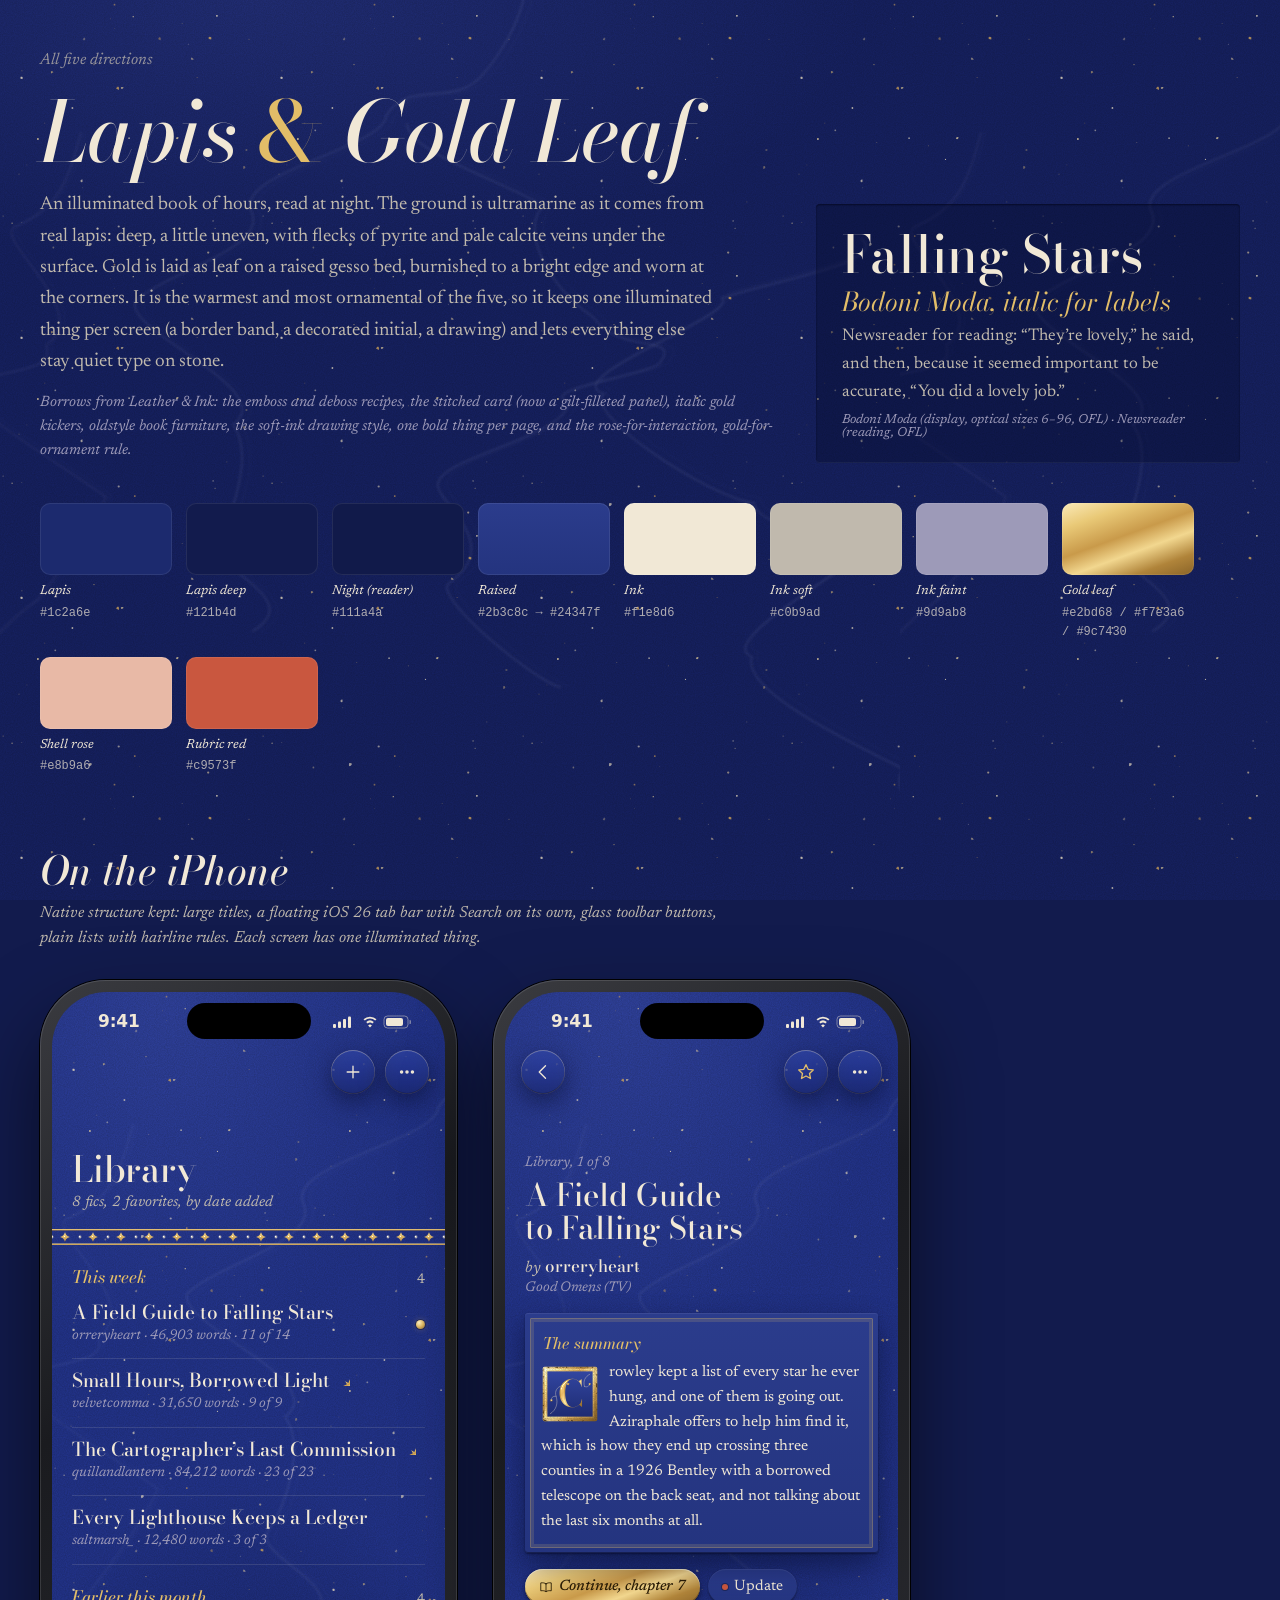
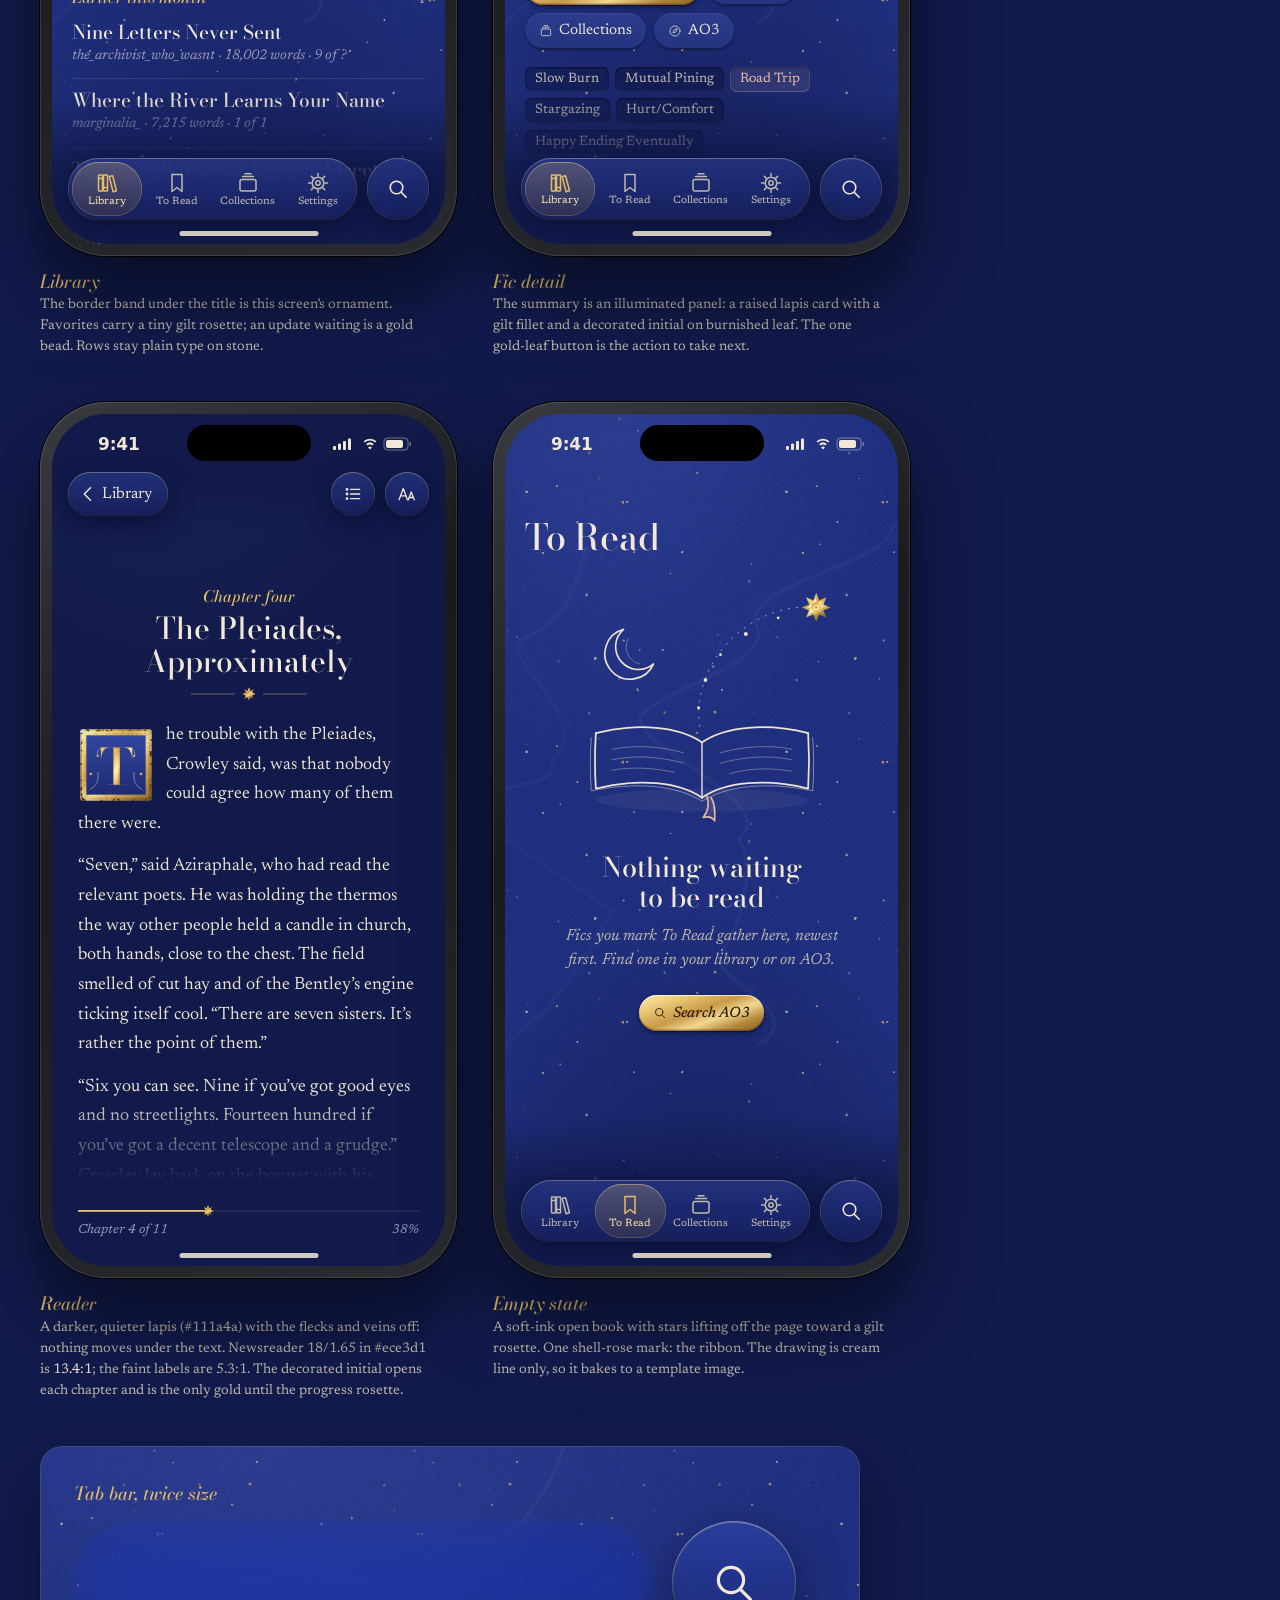
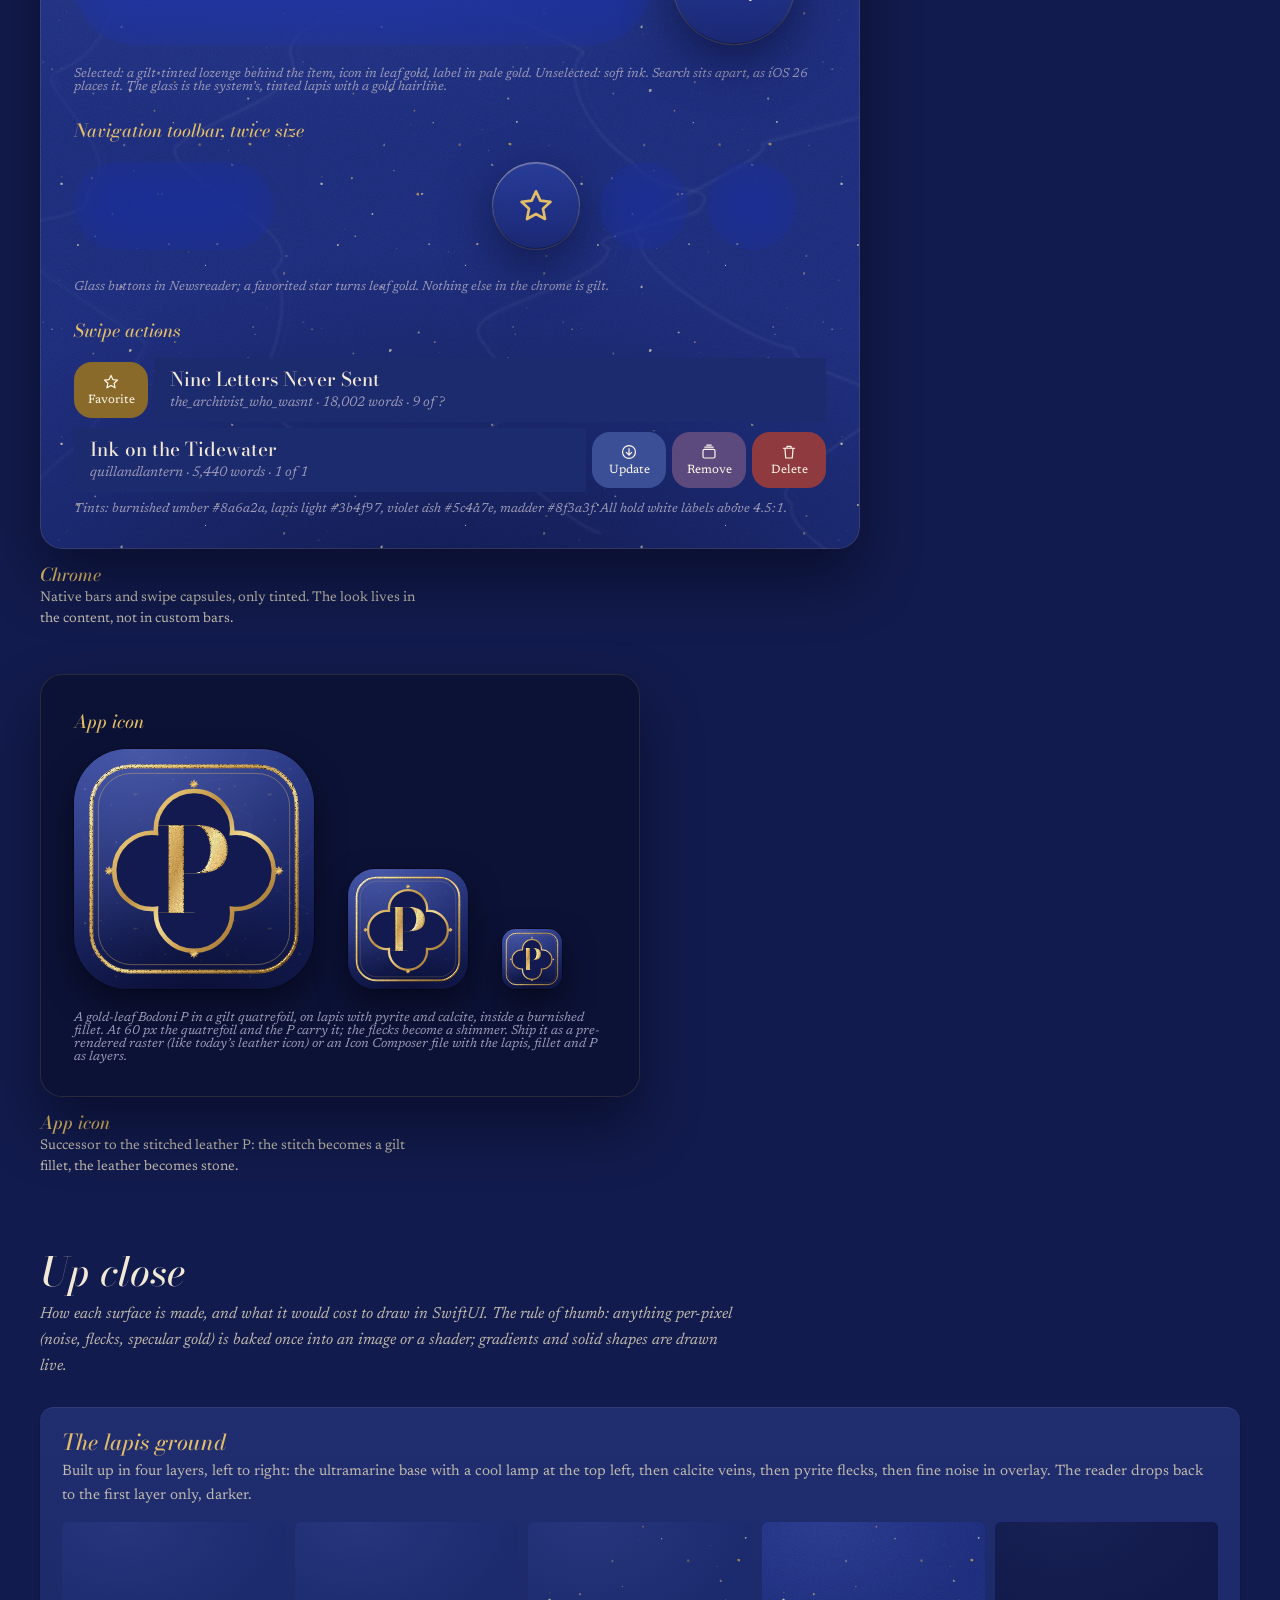
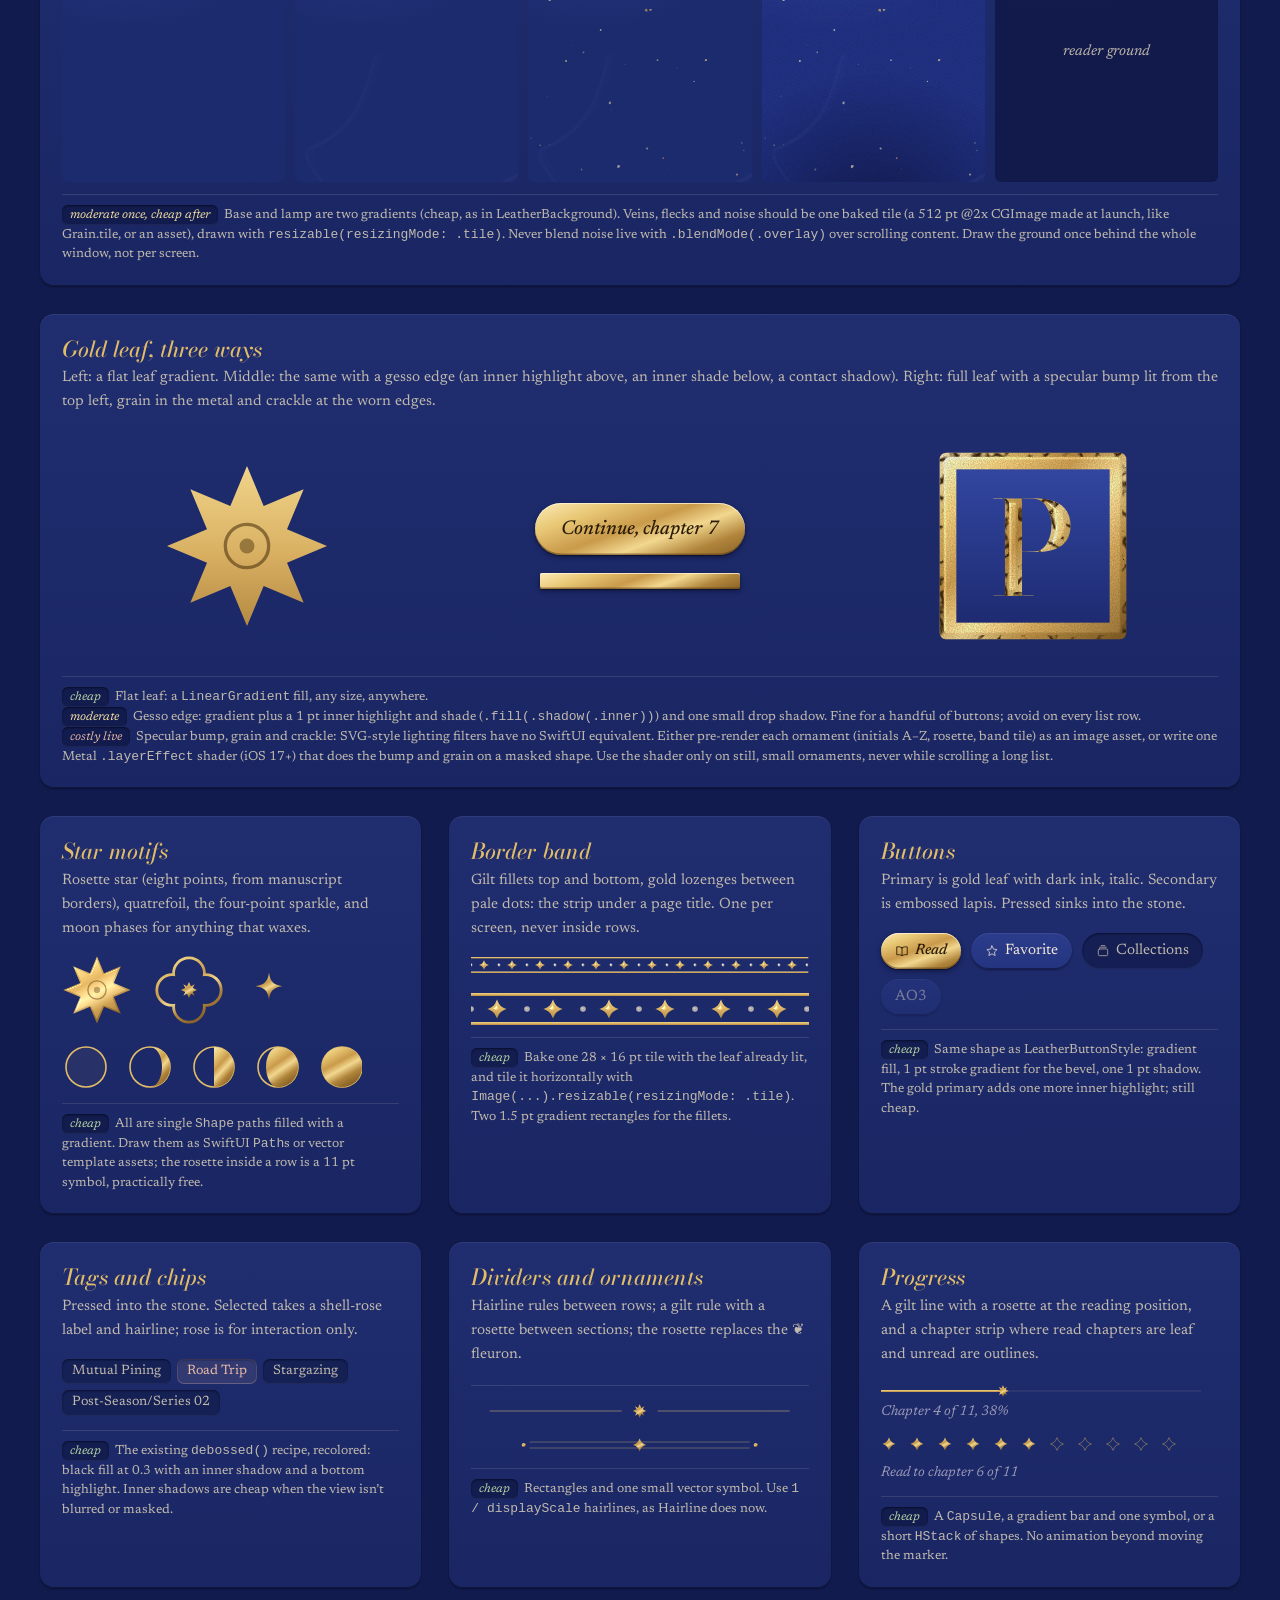
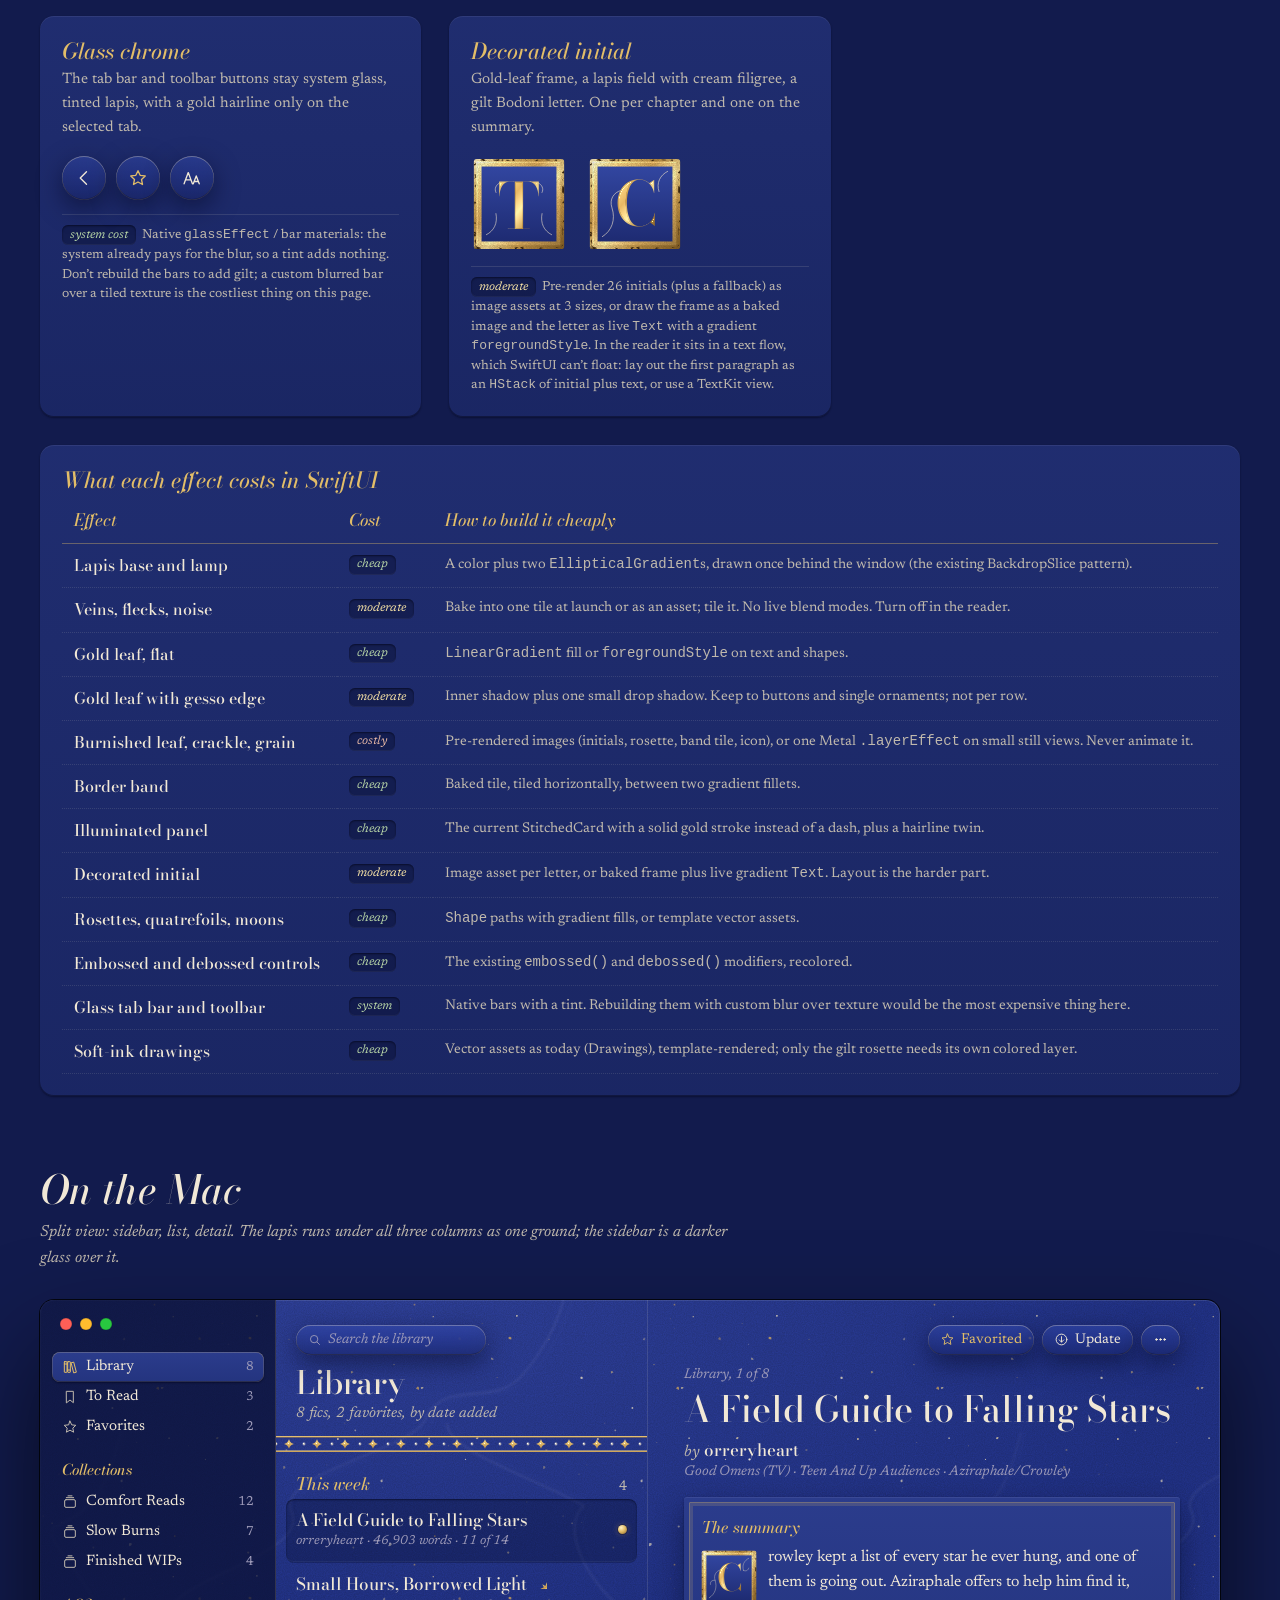
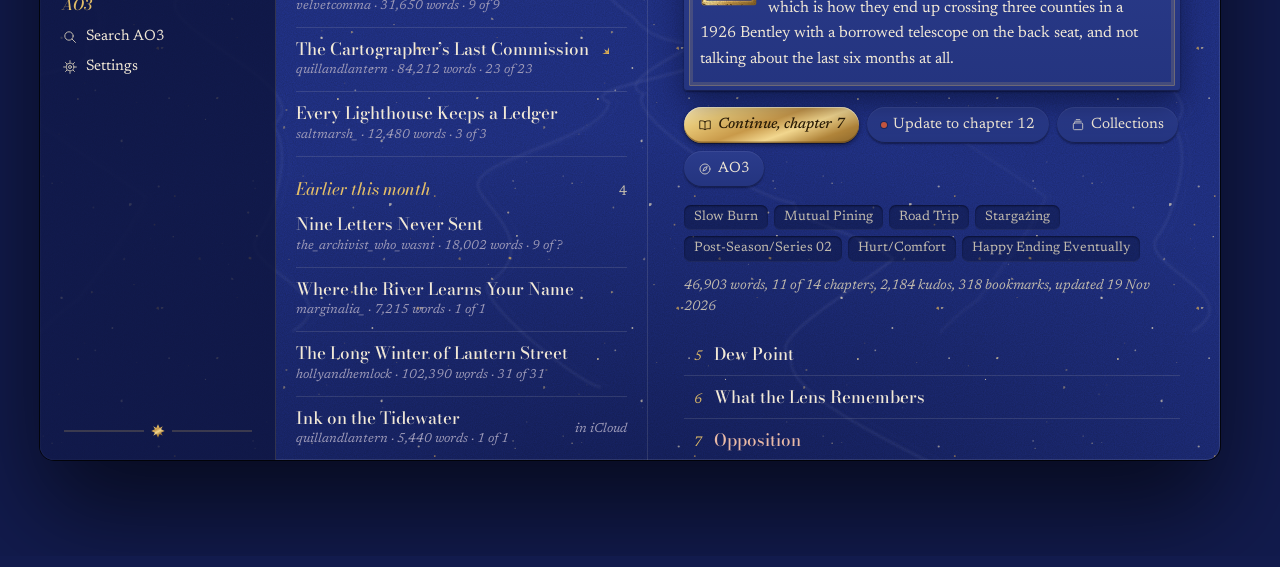
<file: prototypes/theme-celestial/lapis/index.html>
<!doctype html>
<html lang="en">
<head>
<meta charset="utf-8">
<meta name="viewport" content="width=device-width, initial-scale=1">
<title>Lapis &amp; Gold Leaf · Parade celestial themes</title>
<link rel="stylesheet" href="../shared/base.css">
<link rel="stylesheet" href="theme.css">
</head>
<body class="page-bg">

<!-- Shared defs: gold-leaf gradients, the gilt filter, motifs and tab icons. -->
<svg width="0" height="0" style="position:absolute" aria-hidden="true" focusable="false">
  <defs>
    <linearGradient id="leaf" x1="0" y1="0" x2=".55" y2="1">
      <stop offset="0" stop-color="#fbeab8"/><stop offset=".22" stop-color="#e9c977"/>
      <stop offset=".46" stop-color="#c99a4a"/><stop offset=".63" stop-color="#f2d78f"/>
      <stop offset=".82" stop-color="#b0843a"/><stop offset="1" stop-color="#8a6428"/>
    </linearGradient>
    <linearGradient id="leafFlat" x1="0" y1="0" x2="0" y2="1">
      <stop offset="0" stop-color="#f0d48a"/><stop offset=".55" stop-color="#d9b062"/><stop offset="1" stop-color="#b58a43"/>
    </linearGradient>
    <linearGradient id="leafWide" x1="0" y1="0" x2="1" y2="1">
      <stop offset="0" stop-color="#fdf0c4"/><stop offset=".18" stop-color="#e6c372"/>
      <stop offset=".38" stop-color="#b98b40"/><stop offset=".55" stop-color="#f4dc96"/>
      <stop offset=".72" stop-color="#c4974a"/><stop offset="1" stop-color="#7e5a22"/>
    </linearGradient>
    <radialGradient id="bead" cx=".35" cy=".3" r=".75">
      <stop offset="0" stop-color="#fff1c4"/><stop offset=".45" stop-color="#e2bd68"/><stop offset="1" stop-color="#8a6428"/>
    </radialGradient>
    <linearGradient id="lapisField" x1="0" y1="0" x2="0" y2="1">
      <stop offset="0" stop-color="#3246a0"/><stop offset="1" stop-color="#1e2b72"/>
    </linearGradient>

    <!-- Gilt: a gesso bump lit from the top left, fine noise in the leaf, crackle at the edges. -->
    <filter id="gilt" x="-10%" y="-10%" width="120%" height="120%" color-interpolation-filters="sRGB">
      <feGaussianBlur in="SourceAlpha" stdDeviation="1.6" result="bump"/>
      <feSpecularLighting in="bump" surfaceScale="5" specularConstant="1.1" specularExponent="22" lighting-color="#fff6d8" result="spec">
        <feDistantLight azimuth="225" elevation="42"/>
      </feSpecularLighting>
      <feComposite in="spec" in2="SourceAlpha" operator="in" result="specIn"/>
      <feTurbulence type="fractalNoise" baseFrequency="1.4" numOctaves="2" seed="4" result="grain"/>
      <feColorMatrix in="grain" type="matrix" values="0 0 0 0 .35  0 0 0 0 .25  0 0 0 0 .1  0 0 0 .5 -.1" result="grainC"/>
      <feComposite in="grainC" in2="SourceAlpha" operator="in" result="grainIn"/>
      <feMorphology in="SourceAlpha" operator="erode" radius="2.2" result="inner"/>
      <feComposite in="SourceAlpha" in2="inner" operator="out" result="edge"/>
      <feTurbulence type="turbulence" baseFrequency=".09" numOctaves="2" seed="9" result="crk"/>
      <feColorMatrix in="crk" type="matrix" values="0 0 0 0 .22  0 0 0 0 .14  0 0 0 0 .05  -6 0 0 0 1.25" result="crkLines"/>
      <feComposite in="crkLines" in2="edge" operator="in" result="crackle"/>
      <feComposite in="SourceGraphic" in2="specIn" operator="arithmetic" k1="0" k2="1" k3=".75" k4="0" result="lit"/>
      <feMerge><feMergeNode in="lit"/><feMergeNode in="grainIn"/><feMergeNode in="crackle"/></feMerge>
    </filter>
    <filter id="giltSoft" x="-10%" y="-10%" width="120%" height="120%" color-interpolation-filters="sRGB">
      <feGaussianBlur in="SourceAlpha" stdDeviation=".8" result="bump"/>
      <feSpecularLighting in="bump" surfaceScale="3" specularConstant="1" specularExponent="20" lighting-color="#fff6d8" result="spec">
        <feDistantLight azimuth="225" elevation="45"/>
      </feSpecularLighting>
      <feComposite in="spec" in2="SourceAlpha" operator="in" result="specIn"/>
      <feComposite in="SourceGraphic" in2="specIn" operator="arithmetic" k1="0" k2="1" k3=".6" k4="0"/>
    </filter>

    <!-- Motifs (fill is inherited from <use>) -->
    <symbol id="rosette" viewBox="-50 -50 100 100">
      <polygon points="0,-48 10,-24 34,-34 24,-10 48,0 24,10 34,34 10,24 0,48 -10,24 -34,34 -24,10 -48,0 -24,-10 -34,-34 -10,-24"/>
      <circle r="13" fill="none" stroke="rgba(70,45,10,.55)" stroke-width="2"/>
      <circle r="4.5" fill="rgba(70,45,10,.45)"/>
    </symbol>
    <symbol id="rosetteSmall" viewBox="-50 -50 100 100">
      <polygon points="0,-48 12,-22 34,-34 22,-12 48,0 22,12 34,34 12,22 0,48 -12,22 -34,34 -22,12 -48,0 -22,-12 -34,-34 -12,-22"/>
    </symbol>
    <symbol id="quatrefoil" viewBox="-50 -50 100 100">
      <path d="M-21.9,-21.9 A22 22 0 1 1 21.9,-21.9 A22 22 0 1 1 21.9,21.9 A22 22 0 1 1 -21.9,21.9 A22 22 0 1 1 -21.9,-21.9 Z"/>
    </symbol>
    <symbol id="lozenge" viewBox="-10 -10 20 20"><path d="M0,-8 C2,-3 3,-2 8,0 C3,2 2,3 0,8 C-2,3 -3,2 -8,0 C-3,-2 -2,-3 0,-8Z"/></symbol>

    <!-- The manuscript border band, drawn in user units (px). -->
    <pattern id="bandP" width="28" height="16" patternUnits="userSpaceOnUse">
      <use href="#lozenge" x="7" y="2" width="12" height="12" fill="url(#leafFlat)"/>
      <circle cx="0" cy="8" r="1.4" fill="#e8dcc8" opacity=".75"/>
      <circle cx="28" cy="8" r="1.4" fill="#e8dcc8" opacity=".75"/>
    </pattern>

    <!-- Icons, 24 grid, stroked in currentColor -->
    <symbol id="i-books" viewBox="0 0 24 24"><rect x="3.5" y="4" width="4" height="16" rx=".6"/><rect x="8.5" y="4" width="4" height="16" rx=".6"/><path d="M14.2 5.6l3.4-.9 3.9 15.1-3.4.9z"/><path d="M3.5 7.5h4M8.5 16.5h4"/></symbol>
    <symbol id="i-bookmark" viewBox="0 0 24 24"><path d="M7 3.5h10v17l-5-4-5 4z"/></symbol>
    <symbol id="i-stack" viewBox="0 0 24 24"><rect x="4" y="8.5" width="16" height="11.5" rx="2"/><path d="M6.5 5.5h11M9 2.8h6"/></symbol>
    <symbol id="i-search" viewBox="0 0 24 24"><circle cx="10.5" cy="10.5" r="6.3"/><path d="M15.2 15.2l5 5"/></symbol>
    <symbol id="i-gear" viewBox="0 0 24 24"><circle cx="12" cy="12" r="5.8"/><circle cx="12" cy="12" r="2.2"/><path d="M12 2.5v2.6M12 18.9v2.6M2.5 12h2.6M18.9 12h2.6M5.3 5.3l1.8 1.8M16.9 16.9l1.8 1.8M5.3 18.7l1.8-1.8M16.9 7.1l1.8-1.8"/></symbol>
    <symbol id="i-plus" viewBox="0 0 24 24"><path d="M12 5v14M5 12h14"/></symbol>
    <symbol id="i-more" viewBox="0 0 24 24"><circle cx="5.5" cy="12" r="1.3" fill="currentColor"/><circle cx="12" cy="12" r="1.3" fill="currentColor"/><circle cx="18.5" cy="12" r="1.3" fill="currentColor"/></symbol>
    <symbol id="i-back" viewBox="0 0 24 24"><path d="M15 4.5L7.5 12l7.5 7.5"/></symbol>
    <symbol id="i-star" viewBox="0 0 24 24"><path d="M12 3.2l2.6 5.6 6.1.7-4.5 4.2 1.2 6.1L12 16.8l-5.4 3 1.2-6.1-4.5-4.2 6.1-.7z"/></symbol>
    <symbol id="i-list" viewBox="0 0 24 24"><path d="M9 6.5h11M9 12h11M9 17.5h11"/><circle cx="4.8" cy="6.5" r=".9" fill="currentColor"/><circle cx="4.8" cy="12" r=".9" fill="currentColor"/><circle cx="4.8" cy="17.5" r=".9" fill="currentColor"/></symbol>
    <symbol id="i-aa" viewBox="0 0 24 24"><path d="M2.5 19l5-13.5 5 13.5M4.4 14.2h6.2M13.5 19l3.6-9.5 3.6 9.5M14.8 16.2h4.6"/></symbol>
    <symbol id="i-compass" viewBox="0 0 24 24"><circle cx="12" cy="12" r="8.6"/><path d="M15.6 8.4l-2.1 5.1-5.1 2.1 2.1-5.1z"/></symbol>
    <symbol id="i-down" viewBox="0 0 24 24"><circle cx="12" cy="12" r="8.6"/><path d="M12 7.5v8.5M8.4 12.6L12 16.2l3.6-3.6"/></symbol>
    <symbol id="i-trash" viewBox="0 0 24 24"><path d="M4.5 7h15M9.3 7V4.5h5.4V7M6.6 7l1 13h8.8l1-13"/></symbol>
    <symbol id="i-book" viewBox="0 0 24 24"><path d="M12 6.5C9.5 4.8 6.5 4.5 3 5v13.5c3.5-.5 6.5-.2 9 1.5 2.5-1.7 5.5-2 9-1.5V5c-3.5-.5-6.5-.2-9 1.5zM12 6.5V20"/></symbol>
    <symbol id="i-sparkle" viewBox="0 0 24 24"><path d="M12 3c.6 4.6 2.4 6.4 7 7-4.6.6-6.4 2.4-7 7-.6-4.6-2.4-6.4-7-7 4.6-.6 6.4-2.4 7-7z"/></symbol>

    <symbol id="sb" viewBox="0 0 78 14">
      <rect x="0" y="9" width="3" height="4" rx="1"/><rect x="5" y="6.5" width="3" height="6.5" rx="1"/><rect x="10" y="4" width="3" height="9" rx="1"/><rect x="15" y="1.5" width="3" height="11.5" rx="1"/>
      <path d="M30.5 4.2a9.6 9.6 0 0 1 13 0l-1.3 1.4a7.7 7.7 0 0 0-10.4 0zM33.2 7a5.7 5.7 0 0 1 7.6 0l-1.4 1.4a3.7 3.7 0 0 0-4.8 0zM37 12.4l-1.9-2a2.7 2.7 0 0 1 3.8 0z"/>
      <rect x="51" y="1" width="24" height="12" rx="3.5" fill="none" stroke="currentColor" stroke-width="1" opacity=".45"/><rect x="53" y="3" width="17" height="8" rx="2"/><path d="M76.5 5v4a2 2 0 0 0 0-4z" opacity=".45"/>
    </symbol>
  </defs>
</svg>

<main class="gallery">

  <!-- ================= 1. Header ================= -->
  <header class="gallery-head">
    <div>
      <a class="back" href="../index.html">All five directions</a>
      <h1>Lapis <span class="amp">&amp;</span> Gold Leaf</h1>
      <p class="mood">An illuminated book of hours, read at night. The ground is ultramarine as it comes from real lapis: deep, a little uneven, with flecks of pyrite and pale calcite veins under the surface. Gold is laid as leaf on a raised gesso bed, burnished to a bright edge and worn at the corners. It is the warmest and most ornamental of the five, so it keeps one illuminated thing per screen (a border band, a decorated initial, a drawing) and lets everything else stay quiet type on stone.</p>
      <p class="borrows">Borrows from Leather &amp; Ink: the emboss and deboss recipes, the stitched card (now a gilt-filleted panel), italic gold kickers, oldstyle book furniture, the soft-ink drawing style, one bold thing per page, and the rose-for-interaction, gold-for-ornament rule.</p>
    </div>
    <div class="specimen">
      <div class="d1">Falling Stars</div>
      <div class="d2">Bodoni Moda, italic for labels</div>
      <div class="b1">Newsreader for reading: “They’re lovely,” he said, and then, because it seemed important to be accurate, “You did a lovely job.”</div>
      <small>Bodoni Moda (display, optical sizes 6–96, OFL) · Newsreader (reading, OFL)</small>
    </div>
  </header>

  <div class="swatches">
    <div class="swatch"><div class="chip-color" style="background:#1c2a6e"></div><b>Lapis</b><code>#1c2a6e</code></div>
    <div class="swatch"><div class="chip-color" style="background:#121b4d"></div><b>Lapis deep</b><code>#121b4d</code></div>
    <div class="swatch"><div class="chip-color" style="background:#111a4a"></div><b>Night (reader)</b><code>#111a4a</code></div>
    <div class="swatch"><div class="chip-color" style="background:linear-gradient(#2b3c8c,#24347f)"></div><b>Raised</b><code>#2b3c8c → #24347f</code></div>
    <div class="swatch"><div class="chip-color" style="background:#f1e8d6"></div><b>Ink</b><code>#f1e8d6</code></div>
    <div class="swatch"><div class="chip-color" style="background:#c0b9ad"></div><b>Ink soft</b><code>#c0b9ad</code></div>
    <div class="swatch"><div class="chip-color" style="background:#9d9ab8"></div><b>Ink faint</b><code>#9d9ab8</code></div>
    <div class="swatch"><div class="chip-color" style="background:var(--leaf)"></div><b>Gold leaf</b><code>#e2bd68 / #f7e3a6 / #9c7430</code></div>
    <div class="swatch"><div class="chip-color" style="background:#e8b9a6"></div><b>Shell rose</b><code>#e8b9a6</code></div>
    <div class="swatch"><div class="chip-color" style="background:#c9573f"></div><b>Rubric red</b><code>#c9573f</code></div>
  </div>

  <!-- ================= 2. Screens ================= -->
  <h2 class="section-title">On the iPhone</h2>
  <p class="section-note">Native structure kept: large titles, a floating iOS 26 tab bar with Search on its own, glass toolbar buttons, plain lists with hairline rules. Each screen has one illuminated thing.</p>

  <div class="screens">

    <!-- Library -->
    <figure class="screen-figure">
      <div class="phone"><div class="screen lapis-ground">
        <div class="statusbar"><span>9:41</span><span class="sb-right"><svg width="78" height="14"><use href="#sb"/></svg></span></div>
        <div class="nav-row">
          <span></span>
          <span class="group">
            <span class="circle-btn glass"><svg><use href="#i-plus"/></svg></span>
            <span class="circle-btn glass"><svg><use href="#i-more"/></svg></span>
          </span>
        </div>
        <div class="content"><div class="lib">
          <h1 class="large-title">Library</h1>
          <p class="subtitle">8 fics, 2 favorites, by date added</p>
          <div class="band"><svg><rect x="0" y="0" width="100%" height="1.5" fill="url(#leafFlat)"/><rect x="0" y="14.5" width="100%" height="1.5" fill="url(#leafFlat)"/><rect x="0" y="0" width="100%" height="16" fill="url(#bandP)" filter="url(#giltSoft)"/></svg></div>

          <div class="sec-head"><span class="kicker">This week</span><span class="n">4</span></div>
          <div class="row"><div class="txt"><div class="t"><span>A Field Guide to Falling Stars</span></div><div class="meta">orreryheart · 46,903 words · 11 of 14</div></div><span class="bead" title="Update waiting"></span></div>
          <div class="row"><div class="txt"><div class="t"><span>Small Hours, Borrowed Light</span><svg viewBox="-50 -50 100 100"><use href="#rosetteSmall" fill="url(#leaf)"/></svg></div><div class="meta">velvetcomma · 31,650 words · 9 of 9</div></div></div>
          <div class="row"><div class="txt"><div class="t"><span>The Cartographer’s Last Commission</span><svg viewBox="-50 -50 100 100"><use href="#rosetteSmall" fill="url(#leaf)"/></svg></div><div class="meta">quillandlantern · 84,212 words · 23 of 23</div></div></div>
          <div class="row"><div class="txt"><div class="t"><span>Every Lighthouse Keeps a Ledger</span></div><div class="meta">saltmarsh_ · 12,480 words · 3 of 3</div></div></div>

          <div class="sec-head"><span class="kicker">Earlier this month</span><span class="n">4</span></div>
          <div class="row"><div class="txt"><div class="t"><span>Nine Letters Never Sent</span></div><div class="meta">the_archivist_who_wasnt · 18,002 words · 9 of ?</div></div></div>
          <div class="row"><div class="txt"><div class="t"><span>Where the River Learns Your Name</span></div><div class="meta">marginalia_ · 7,215 words · 1 of 1</div></div></div>
          <div class="row"><div class="txt"><div class="t"><span>The Long Winter of Lantern Street</span></div><div class="meta">hollyandhemlock · 102,390 words · 31 of 31</div></div></div>
          <div class="row"><div class="txt"><div class="t"><span>Ink on the Tidewater</span></div><div class="meta">quillandlantern · 5,440 words · 1 of 1</div></div><span class="cloud">in iCloud</span></div>
        </div></div>
        <div class="tab-fade"></div>
        <div class="tabbar">
          <div class="tabs glass">
            <div class="tab on"><svg><use href="#i-books"/></svg>Library</div>
            <div class="tab"><svg><use href="#i-bookmark"/></svg>To Read</div>
            <div class="tab"><svg><use href="#i-stack"/></svg>Collections</div>
            <div class="tab"><svg><use href="#i-gear"/></svg>Settings</div>
          </div>
          <div class="tab-search glass"><svg><use href="#i-search"/></svg></div>
        </div>
        <div class="home-indicator"></div>
      </div></div>
      <figcaption><b>Library</b>The border band under the title is this screen’s ornament. Favorites carry a tiny gilt rosette; an update waiting is a gold bead. Rows stay plain type on stone.</figcaption>
    </figure>

    <!-- Fic detail -->
    <figure class="screen-figure">
      <div class="phone"><div class="screen lapis-ground">
        <div class="statusbar"><span>9:41</span><span class="sb-right"><svg width="78" height="14"><use href="#sb"/></svg></span></div>
        <div class="nav-row">
          <span class="circle-btn glass"><svg><use href="#i-back"/></svg></span>
          <span class="group">
            <span class="circle-btn glass" style="color:var(--gold)"><svg><use href="#i-star"/></svg></span>
            <span class="circle-btn glass"><svg><use href="#i-more"/></svg></span>
          </span>
        </div>
        <div class="content"><div class="detail">
          <div class="running">Library, 1 of 8</div>
          <h2>A Field Guide to Falling Stars</h2>
          <div class="by">by <b>orreryheart</b></div>
          <div class="fandom">Good Omens (TV)</div>

          <div class="illum">
            <div class="lbl">The summary</div>
            <svg class="initial" viewBox="0 0 100 100" aria-hidden="true">
              <rect x="3" y="3" width="94" height="94" rx="3" fill="url(#leafWide)" filter="url(#gilt)"/>
              <rect x="11" y="11" width="78" height="78" fill="url(#lapisField)"/>
              <g fill="none" stroke="#e8dcc8" stroke-width=".9" stroke-linecap="round" opacity=".75">
                <path d="M16 84c10-6 14-18 10-30-3-9 2-16 9-18M84 16c-8 4-12 12-9 21"/>
                <path d="M26 54c-6-1-9 3-8 7M35 36c3-5 9-6 12-3M75 37c4 2 8 0 9-4"/>
              </g>
              <g fill="url(#leaf)"><circle cx="18" cy="61" r="2"/><circle cx="47" cy="33" r="1.8"/><circle cx="84" cy="33" r="1.8"/></g>
              <text x="51" y="73" text-anchor="middle" font-family="Bodoni Moda" font-weight="600" font-size="64" fill="url(#leaf)" filter="url(#giltSoft)">C</text>
            </svg>
            rowley kept a list of every star he ever hung, and one of them is going out. Aziraphale offers to help him find it, which is how they end up crossing three counties in a 1926 Bentley with a borrowed telescope on the back seat, and not talking about the last six months at all.
          </div>

          <div class="actions">
            <span class="btn primary"><svg><use href="#i-book"/></svg>Continue, chapter 7</span>
            <span class="btn"><span class="dot"></span>Update</span>
            <span class="btn"><svg><use href="#i-stack"/></svg>Collections</span>
            <span class="btn"><svg><use href="#i-compass"/></svg>AO3</span>
          </div>

          <div class="chips">
            <span class="chip">Slow Burn</span><span class="chip">Mutual Pining</span><span class="chip on">Road Trip</span><span class="chip">Stargazing</span><span class="chip">Hurt/Comfort</span><span class="chip">Happy Ending Eventually</span>
          </div>
          <div class="facts"><span class="k">Rating</span> Teen And Up Audiences<br><span class="k">Relationship</span> Aziraphale/Crowley<br>46,903 words, 11 of 14 chapters, 2,184 kudos</div>
        </div></div>
        <div class="tab-fade"></div>
        <div class="tabbar">
          <div class="tabs glass">
            <div class="tab on"><svg><use href="#i-books"/></svg>Library</div>
            <div class="tab"><svg><use href="#i-bookmark"/></svg>To Read</div>
            <div class="tab"><svg><use href="#i-stack"/></svg>Collections</div>
            <div class="tab"><svg><use href="#i-gear"/></svg>Settings</div>
          </div>
          <div class="tab-search glass"><svg><use href="#i-search"/></svg></div>
        </div>
        <div class="home-indicator"></div>
      </div></div>
      <figcaption><b>Fic detail</b>The summary is an illuminated panel: a raised lapis card with a gilt fillet and a decorated initial on burnished leaf. The one gold-leaf button is the action to take next.</figcaption>
    </figure>

    <!-- Reader -->
    <figure class="screen-figure">
      <div class="phone"><div class="screen night-ground">
        <div class="statusbar"><span>9:41</span><span class="sb-right"><svg width="78" height="14"><use href="#sb"/></svg></span></div>
        <div class="reader-top"></div>
        <div class="nav-row">
          <span class="pill-btn glass"><svg><use href="#i-back"/></svg>Library</span>
          <span class="group">
            <span class="circle-btn glass"><svg><use href="#i-list"/></svg></span>
            <span class="circle-btn glass"><svg><use href="#i-aa"/></svg></span>
          </span>
        </div>
        <div class="content"><div class="reader">
          <div class="chno">Chapter four</div>
          <h3>The Pleiades, Approximately</h3>
          <svg class="orn" viewBox="0 0 120 14" aria-hidden="true"><path d="M2 7h44M74 7h44" stroke="rgba(226,189,104,.45)" stroke-width="1"/><use href="#rosetteSmall" x="53" y="0" width="14" height="14" fill="url(#leaf)"/></svg>
          <p class="first">
            <svg class="initial big" viewBox="0 0 100 100" aria-hidden="true">
              <rect x="3" y="3" width="94" height="94" rx="3" fill="url(#leafWide)" filter="url(#gilt)"/>
              <rect x="11" y="11" width="78" height="78" fill="url(#lapisField)"/>
              <g fill="none" stroke="#e8dcc8" stroke-width=".9" stroke-linecap="round" opacity=".7">
                <path d="M16 82c8-4 12-12 10-22M84 82c-8-4-12-12-10-22M30 28c-4 2-6 6-4 10M70 28c4 2 6 6 4 10"/>
              </g>
              <g fill="url(#leaf)"><circle cx="17" cy="62" r="1.8"/><circle cx="83" cy="62" r="1.8"/><circle cx="26" cy="38" r="1.6"/><circle cx="74" cy="38" r="1.6"/></g>
              <text x="50" y="76" text-anchor="middle" font-family="Bodoni Moda" font-weight="600" font-size="66" fill="url(#leaf)" filter="url(#giltSoft)">T</text>
            </svg>he trouble with the Pleiades, Crowley said, was that nobody could agree how many of them there were.</p>
          <p>“Seven,” said Aziraphale, who had read the relevant poets. He was holding the thermos the way other people held a candle in church, both hands, close to the chest. The field smelled of cut hay and of the Bentley’s engine ticking itself cool. “There are seven sisters. It’s rather the point of them.”</p>
          <p>“Six you can see. Nine if you’ve got good eyes and no streetlights. Fourteen hundred if you’ve got a decent telescope and a grudge.” Crowley lay back on the bonnet with his hands behind his head.</p>
        </div></div>
        <div class="reader-fade"></div>
        <div class="progress">
          <svg class="track" width="341" height="12" aria-hidden="true">
            <rect x="0" y="5.5" width="341" height="1" fill="rgba(241,232,214,.14)"/>
            <rect x="0" y="5" width="130" height="2" fill="url(#leafFlat)"/>
            <use href="#rosetteSmall" x="124" y="0" width="12" height="12" fill="url(#leaf)"/>
          </svg>
          <div class="lbl"><span>Chapter 4 of 11</span><span>38%</span></div>
        </div>
        <div class="home-indicator"></div>
      </div></div>
      <figcaption><b>Reader</b>A darker, quieter lapis (#111a4a) with the flecks and veins off: nothing moves under the text. Newsreader 18/1.65 in #ece3d1 is <b style="display:inline;font:inherit;color:var(--ink)">13.4:1</b>; the faint labels are 5.3:1. The decorated initial opens each chapter and is the only gold until the progress rosette.</figcaption>
    </figure>

    <!-- Empty -->
    <figure class="screen-figure">
      <div class="phone"><div class="screen lapis-ground">
        <div class="statusbar"><span>9:41</span><span class="sb-right"><svg width="78" height="14"><use href="#sb"/></svg></span></div>
        <div class="content">
          <div class="empty">
            <div class="top-title"><h1 class="large-title">To Read</h1></div>
            <svg class="ill" viewBox="0 0 260 230" aria-hidden="true" fill="none" stroke="#efe3d3" stroke-linecap="round" stroke-linejoin="round">
              <!-- cushion shadow -->
              <ellipse cx="130" cy="200" rx="92" ry="10" fill="rgba(239,227,211,.05)" stroke="none"/>
              <!-- open book -->
              <path d="M130 150c-20-14-56-17-92-8" stroke-width="1.5"/>
              <path d="M130 150c20-14 56-17 92-8" stroke-width="1.5"/>
              <path d="M38 142c-1 16-1 32 0 48 36-9 72-6 92 8" stroke-width="1.5"/>
              <path d="M222 142c1 16 1 32 0 48-36-9-72-6-92 8" stroke-width="1.5"/>
              <path d="M130 150v48" stroke-width="1.2"/>
              <path d="M34 146c-1 15-1 30 0 46 38-8 74-5 96 9 22-14 58-17 96-9 1-16 1-31 0-46" stroke-width=".7" opacity=".6"/>
              <g stroke-width=".7" opacity=".45">
                <path d="M52 156c20-4 40-3 62 3M52 165c20-4 40-3 62 3M52 174c18-3 36-2 54 2"/>
                <path d="M146 159c22-6 42-7 62-3M146 168c22-6 42-7 62-3M154 177c18-5 36-5 54-2"/>
              </g>
              <!-- ribbon bookmark: the one accent -->
              <path d="M134 196c3 8 1 14-3 19 4-1 8 0 10 3 0-7 1-13-3-20" stroke="#e8b9a6" stroke-width="1.4" fill="rgba(232,185,166,.14)"/>
              <!-- stars lifting off the page, a dotted arc -->
              <path d="M128 136c-4-26 6-56 30-78s54-28 72-24" stroke-width=".8" stroke-dasharray="1 6" opacity=".7"/>
              <g fill="#efe3d3" stroke="none">
                <circle cx="127" cy="120" r="1.3"/><circle cx="133" cy="96" r="1.6"/><circle cx="146" cy="74" r="1.2"/><circle cx="168" cy="56" r="1.7"/><circle cx="196" cy="42" r="1.2"/>
                <circle cx="96" cy="70" r=".9" opacity=".6"/><circle cx="74" cy="104" r="1" opacity=".5"/><circle cx="212" cy="96" r=".9" opacity=".5"/>
              </g>
              <!-- crescent moon, line only -->
              <path d="M62 52a22 22 0 1 0 26 30 18 18 0 1 1-26-30z" stroke-width="1.4"/>
              <path d="M66 60a15 15 0 0 0 10 22" stroke-width=".6" opacity=".5"/>
              <!-- the gilt rosette at the top of the arc -->
              <use href="#rosette" x="216" y="20" width="26" height="26" fill="url(#leaf)" stroke="none" filter="url(#giltSoft)"/>
            </svg>
            <h3>Nothing waiting to be read</h3>
            <p>Fics you mark To Read gather here, newest first. Find one in your library or on AO3.</p>
            <span class="btn primary"><svg><use href="#i-search"/></svg>Search AO3</span>
          </div>
        </div>
        <div class="tab-fade"></div>
        <div class="tabbar">
          <div class="tabs glass">
            <div class="tab"><svg><use href="#i-books"/></svg>Library</div>
            <div class="tab on"><svg><use href="#i-bookmark"/></svg>To Read</div>
            <div class="tab"><svg><use href="#i-stack"/></svg>Collections</div>
            <div class="tab"><svg><use href="#i-gear"/></svg>Settings</div>
          </div>
          <div class="tab-search glass"><svg><use href="#i-search"/></svg></div>
        </div>
        <div class="home-indicator"></div>
      </div></div>
      <figcaption><b>Empty state</b>A soft-ink open book with stars lifting off the page toward a gilt rosette. One shell-rose mark: the ribbon. The drawing is cream line only, so it bakes to a template image.</figcaption>
    </figure>

    <!-- Chrome close-up -->
    <figure class="screen-figure">
      <div class="panel lapis-ground">
        <h4>Tab bar, twice size</h4>
        <div class="stage" style="height:136px">
          <div class="scale2" style="width:361px; position:absolute; left:0; top:0">
            <div class="tabbar" style="position:static; display:flex">
              <div class="tabs glass">
                <div class="tab on"><svg><use href="#i-books"/></svg>Library</div>
                <div class="tab"><svg><use href="#i-bookmark"/></svg>To Read</div>
                <div class="tab"><svg><use href="#i-stack"/></svg>Collections</div>
                <div class="tab"><svg><use href="#i-gear"/></svg>Settings</div>
              </div>
              <div class="tab-search glass"><svg><use href="#i-search"/></svg></div>
            </div>
          </div>
        </div>
        <div class="lbl">Selected: a gilt-tinted lozenge behind the item, icon in leaf gold, label in pale gold. Unselected: soft ink. Search sits apart, as iOS 26 places it. The glass is the system’s, tinted lapis with a gold hairline.</div>

        <h4>Navigation toolbar, twice size</h4>
        <div class="stage" style="height:112px">
          <div class="scale2" style="width:361px; position:absolute; left:0; top:0">
            <div style="display:flex; justify-content:space-between; align-items:center; padding:2px 0">
              <span class="pill-btn glass"><svg><use href="#i-back"/></svg>Library</span>
              <span style="display:flex; gap:10px">
                <span class="circle-btn glass" style="color:var(--gold)"><svg><use href="#i-star"/></svg></span>
                <span class="circle-btn glass"><svg><use href="#i-list"/></svg></span>
                <span class="circle-btn glass"><svg><use href="#i-aa"/></svg></span>
              </span>
            </div>
          </div>
        </div>
        <div class="lbl">Glass buttons in Newsreader; a favorited star turns leaf gold. Nothing else in the chrome is gilt.</div>

        <h4>Swipe actions</h4>
        <div class="swipe-row" style="margin-bottom:6px">
          <div class="swipe" style="background:#8a6a2a; margin-left:0; margin-right:6px"><svg><use href="#i-star"/></svg>Favorite</div>
          <div class="rowbody"><div class="t" style="font:500 19px var(--display)">Nine Letters Never Sent</div><div class="meta">the_archivist_who_wasnt · 18,002 words · 9 of ?</div></div>
        </div>
        <div class="swipe-row">
          <div class="rowbody"><div class="t" style="font:500 19px var(--display)">Ink on the Tidewater</div><div class="meta">quillandlantern · 5,440 words · 1 of 1</div></div>
          <div class="swipe" style="background:#3b4f97"><svg><use href="#i-down"/></svg>Update</div>
          <div class="swipe" style="background:#5c4a7e"><svg><use href="#i-stack"/></svg>Remove</div>
          <div class="swipe" style="background:#8f3a3f"><svg><use href="#i-trash"/></svg>Delete</div>
        </div>
        <div class="lbl" style="margin-bottom:0">Tints: burnished umber #8a6a2a, lapis light #3b4f97, violet ash #5c4a7e, madder #8f3a3f. All hold white labels above 4.5:1.</div>
      </div>
      <figcaption><b>Chrome</b>Native bars and swipe capsules, only tinted. The look lives in the content, not in custom bars.</figcaption>
    </figure>

    <!-- App icon -->
    <figure class="screen-figure">
      <div class="panel" style="width:600px; background:#0c1236">
        <h4>App icon</h4>
        <div class="icon-row">
          <div class="icon" style="width:240px;height:240px">
            <svg viewBox="0 0 1024 1024" aria-label="Parade icon: a gold-leaf P in a gilt quatrefoil on lapis">
              <defs>
                <linearGradient id="icBg" x1="0" y1="0" x2=".3" y2="1"><stop offset="0" stop-color="#2e3f94"/><stop offset="1" stop-color="#131c52"/></linearGradient>
                <radialGradient id="icLamp" cx=".28" cy="0" r=".85"><stop offset="0" stop-color="rgba(170,185,255,.22)"/><stop offset="1" stop-color="rgba(170,185,255,0)"/></radialGradient>
                <radialGradient id="icVig" cx=".5" cy="1.15" r=".75"><stop offset="0" stop-color="rgba(0,0,20,.5)"/><stop offset="1" stop-color="rgba(0,0,20,0)"/></radialGradient>
                <pattern id="icFleck" width="260" height="260" patternUnits="userSpaceOnUse" patternTransform="scale(2.2)"><image href="flecks.svg" width="260" height="260"/></pattern>
                <pattern id="icVein" width="900" height="900" patternUnits="userSpaceOnUse" patternTransform="scale(1.4)"><image href="veins.svg" width="900" height="900"/></pattern>
              </defs>
              <g id="icon-src">
              <rect width="1024" height="1024" fill="url(#icBg)"/>
              <rect width="1024" height="1024" fill="url(#icVein)"/>
              <rect width="1024" height="1024" fill="url(#icFleck)" opacity=".8"/>
              <rect width="1024" height="1024" fill="url(#icLamp)"/>
              <rect width="1024" height="1024" fill="url(#icVig)"/>
              <rect x="74" y="74" width="876" height="876" rx="168" fill="none" stroke="url(#leafWide)" stroke-width="16" filter="url(#gilt)"/>
              <rect x="104" y="104" width="816" height="816" rx="142" fill="none" stroke="#e2bd68" stroke-width="3" opacity=".55"/>
              <g transform="translate(512 520) scale(7.4)">
                <use href="#quatrefoil" x="-50" y="-50" width="100" height="100" fill="#121a50" stroke="url(#leafWide)" stroke-width="2.6"/>
              </g>
              <g fill="url(#leaf)">
                <use href="#rosetteSmall" x="490" y="128" width="44" height="44"/>
                <use href="#rosetteSmall" x="490" y="852" width="44" height="44"/>
                <use href="#rosetteSmall" x="128" y="498" width="44" height="44"/>
                <use href="#rosetteSmall" x="852" y="498" width="44" height="44"/>
              </g>
              <text x="512" y="700" text-anchor="middle" font-family="Bodoni Moda" font-weight="600" font-size="500" fill="url(#leafWide)" filter="url(#gilt)">P</text>
              </g>
            </svg>
          </div>
          <div class="icon" style="width:120px;height:120px"><svg viewBox="0 0 1024 1024"><use href="#icon-src"/></svg></div>
          <div class="icon" style="width:60px;height:60px"><svg viewBox="0 0 1024 1024"><use href="#icon-src"/></svg></div>
        </div>
        <div class="lbl" style="margin:22px 0 0">A gold-leaf Bodoni P in a gilt quatrefoil, on lapis with pyrite and calcite, inside a burnished fillet. At 60 px the quatrefoil and the P carry it; the flecks become a shimmer. Ship it as a pre-rendered raster (like today’s leather icon) or an Icon Composer file with the lapis, fillet and P as layers.</div>
      </div>
      <figcaption><b>App icon</b>Successor to the stitched leather P: the stitch becomes a gilt fillet, the leather becomes stone.</figcaption>
    </figure>
  </div>

  <!-- ================= 3. Details ================= -->
  <h2 class="section-title">Up close</h2>
  <p class="section-note">How each surface is made, and what it would cost to draw in SwiftUI. The rule of thumb: anything per-pixel (noise, flecks, specular gold) is baked once into an image or a shader; gradients and solid shapes are drawn live.</p>

  <div class="details-grid">

    <div class="detail-card wide">
      <h3>The lapis ground</h3>
      <p>Built up in four layers, left to right: the ultramarine base with a cool lamp at the top left, then calcite veins, then pyrite flecks, then fine noise in overlay. The reader drops back to the first layer only, darker.</p>
      <div style="display:grid; grid-template-columns:repeat(5,1fr); gap:10px; height:260px">
        <div style="border-radius:6px; background: radial-gradient(ellipse 120% 70% at 28% 0%, rgba(140,160,255,.10), transparent 60%), #1c2a6e"></div>
        <div style="border-radius:6px; background: url(veins.svg), radial-gradient(ellipse 120% 70% at 28% 0%, rgba(140,160,255,.10), transparent 60%), #1c2a6e"></div>
        <div style="border-radius:6px; background: url(flecks.svg), url(veins.svg), radial-gradient(ellipse 120% 70% at 28% 0%, rgba(140,160,255,.10), transparent 60%), #1c2a6e"></div>
        <div class="lapis-ground" style="border-radius:6px"></div>
        <div class="night-ground" style="border-radius:6px; display:grid; place-items:center; font:italic 15px var(--serif); color:var(--ink-soft)">reader ground</div>
      </div>
      <div class="cost"><span class="cost-tag mod">moderate once, cheap after</span>Base and lamp are two gradients (cheap, as in LeatherBackground). Veins, flecks and noise should be one baked tile (a 512 pt @2x CGImage made at launch, like Grain.tile, or an asset), drawn with <code>resizable(resizingMode: .tile)</code>. Never blend noise live with <code>.blendMode(.overlay)</code> over scrolling content. Draw the ground once behind the whole window, not per screen.</div>
    </div>

    <div class="detail-card wide">
      <h3>Gold leaf, three ways</h3>
      <p>Left: a flat leaf gradient. Middle: the same with a gesso edge (an inner highlight above, an inner shade below, a contact shadow). Right: full leaf with a specular bump lit from the top left, grain in the metal and crackle at the worn edges.</p>
      <div style="display:grid; grid-template-columns:repeat(3,1fr); gap:24px; align-items:center; justify-items:center; padding:18px 0">
        <svg viewBox="-60 -60 120 120" width="200" height="200"><use href="#rosette" x="-50" y="-50" width="100" height="100" fill="url(#leafFlat)"/></svg>
        <div style="display:grid; gap:18px; justify-items:center">
          <span class="btn primary" style="height:52px; padding:0 26px; font-size:20px; border-radius:26px">Continue, chapter 7</span>
          <div style="width:200px;height:16px;border-radius:2px;background:var(--leaf);box-shadow:var(--gesso)"></div>
        </div>
        <svg viewBox="0 0 120 120" width="200" height="200">
          <rect x="4" y="4" width="112" height="112" rx="4" fill="url(#leafWide)" filter="url(#gilt)"/>
          <rect x="14" y="14" width="92" height="92" fill="url(#lapisField)"/>
          <text x="60" y="90" text-anchor="middle" font-family="Bodoni Moda" font-weight="600" font-size="78" fill="url(#leafWide)" filter="url(#gilt)">P</text>
        </svg>
      </div>
      <div class="cost">
        <span class="cost-tag cheap">cheap</span>Flat leaf: a <code>LinearGradient</code> fill, any size, anywhere.<br>
        <span class="cost-tag mod">moderate</span>Gesso edge: gradient plus a 1 pt inner highlight and shade (<code>.fill(.shadow(.inner))</code>) and one small drop shadow. Fine for a handful of buttons; avoid on every list row.<br>
        <span class="cost-tag costly">costly live</span>Specular bump, grain and crackle: SVG-style lighting filters have no SwiftUI equivalent. Either pre-render each ornament (initials A–Z, rosette, band tile) as an image asset, or write one Metal <code>.layerEffect</code> shader (iOS 17+) that does the bump and grain on a masked shape. Use the shader only on still, small ornaments, never while scrolling a long list.
      </div>
    </div>

    <div class="detail-card">
      <h3>Star motifs</h3>
      <p>Rosette star (eight points, from manuscript borders), quatrefoil, the four-point sparkle, and moon phases for anything that waxes.</p>
      <div style="display:flex; gap:22px; align-items:center; flex-wrap:wrap; margin:10px 0 18px">
        <svg viewBox="-50 -50 100 100" width="70" height="70"><use href="#rosette" x="-50" y="-50" width="100" height="100" fill="url(#leaf)" filter="url(#giltSoft)"/></svg>
        <svg viewBox="-50 -50 100 100" width="70" height="70"><use href="#quatrefoil" x="-50" y="-50" width="100" height="100" fill="none" stroke="url(#leaf)" stroke-width="4"/><use href="#rosetteSmall" x="-12" y="-12" width="24" height="24" fill="url(#leaf)"/></svg>
        <svg viewBox="0 0 24 24" width="46" height="46"><use href="#i-sparkle" fill="url(#leaf)" stroke="none"/></svg>
      </div>
      <svg viewBox="0 0 150 24" width="300" height="48" aria-label="Moon phases">
        <g stroke="#e2bd68" stroke-width=".8" fill="none">
          <circle cx="12" cy="12" r="10" fill="rgba(226,189,104,.06)"/>
          <circle cx="44" cy="12" r="10"/><circle cx="76" cy="12" r="10"/><circle cx="108" cy="12" r="10"/><circle cx="140" cy="12" r="10"/>
        </g>
        <g fill="url(#leaf)">
          <path d="M44 2A10 10 0 0 1 44 22A6 10 0 0 0 44 2Z"/>
          <path d="M76 2A10 10 0 0 1 76 22Z"/>
          <path d="M108 2A10 10 0 0 1 108 22A6 10 0 0 1 108 2Z"/>
          <circle cx="140" cy="12" r="10"/>
        </g>
      </svg>
      <div class="cost"><span class="cost-tag cheap">cheap</span>All are single <code>Shape</code> paths filled with a gradient. Draw them as SwiftUI <code>Path</code>s or vector template assets; the rosette inside a row is a 11 pt symbol, practically free.</div>
    </div>

    <div class="detail-card">
      <h3>Border band</h3>
      <p>Gilt fillets top and bottom, gold lozenges between pale dots: the strip under a page title. One per screen, never inside rows.</p>
      <div class="band" style="margin:16px 0 10px"><svg><rect x="0" y="0" width="100%" height="1.5" fill="url(#leafFlat)"/><rect x="0" y="14.5" width="100%" height="1.5" fill="url(#leafFlat)"/><rect x="0" y="0" width="100%" height="16" fill="url(#bandP)" filter="url(#giltSoft)"/></svg></div>
      <div class="band" style="height:32px; margin:20px 0 10px"><svg style="height:32px"><g transform="scale(2)"><rect x="0" y="0" width="100%" height="1.5" fill="url(#leafFlat)"/><rect x="0" y="14.5" width="100%" height="1.5" fill="url(#leafFlat)"/><rect x="0" y="0" width="100%" height="16" fill="url(#bandP)" filter="url(#giltSoft)"/></g></svg></div>
      <div class="cost"><span class="cost-tag cheap">cheap</span>Bake one 28 × 16 pt tile with the leaf already lit, and tile it horizontally with <code>Image(...).resizable(resizingMode: .tile)</code>. Two 1.5 pt gradient rectangles for the fillets.</div>
    </div>

    <div class="detail-card">
      <h3>Buttons</h3>
      <p>Primary is gold leaf with dark ink, italic. Secondary is embossed lapis. Pressed sinks into the stone.</p>
      <div style="display:flex; gap:10px; flex-wrap:wrap; margin:16px 0 14px">
        <span class="btn primary"><svg><use href="#i-book"/></svg>Read</span>
        <span class="btn"><svg><use href="#i-star"/></svg>Favorite</span>
        <span class="btn pressed"><svg><use href="#i-stack"/></svg>Collections</span>
        <span class="btn" style="opacity:.45">AO3</span>
      </div>
      <div class="cost"><span class="cost-tag cheap">cheap</span>Same shape as LeatherButtonStyle: gradient fill, 1 pt stroke gradient for the bevel, one 1 pt shadow. The gold primary adds one more inner highlight; still cheap.</div>
    </div>

    <div class="detail-card">
      <h3>Tags and chips</h3>
      <p>Pressed into the stone. Selected takes a shell-rose label and hairline; rose is for interaction only.</p>
      <div class="chips" style="margin:16px 0 14px"><span class="chip">Mutual Pining</span><span class="chip on">Road Trip</span><span class="chip">Stargazing</span><span class="chip">Post-Season/Series 02</span></div>
      <div class="cost"><span class="cost-tag cheap">cheap</span>The existing <code>debossed()</code> recipe, recolored: black fill at 0.3 with an inner shadow and a bottom highlight. Inner shadows are cheap when the view isn’t blurred or masked.</div>
    </div>

    <div class="detail-card">
      <h3>Dividers and ornaments</h3>
      <p>Hairline rules between rows; a gilt rule with a rosette between sections; the rosette replaces the ❦ fleuron.</p>
      <div style="margin:18px 0 6px; height:1px; background:var(--rule)"></div>
      <svg viewBox="0 0 300 14" width="100%" height="14" style="margin:18px 0"><path d="M0 7h132M168 7h132" stroke="rgba(226,189,104,.5)"/><use href="#rosetteSmall" x="143" y="0" width="14" height="14" fill="url(#leaf)"/></svg>
      <svg viewBox="0 0 300 18" width="100%" height="18" style="margin:8px 0 14px"><path d="M40 6h220M40 12h220" stroke="rgba(226,189,104,.35)"/><use href="#lozenge" x="142" y="1" width="16" height="16" fill="url(#leaf)"/><circle cx="34" cy="9" r="2" fill="url(#leaf)"/><circle cx="266" cy="9" r="2" fill="url(#leaf)"/></svg>
      <div class="cost"><span class="cost-tag cheap">cheap</span>Rectangles and one small vector symbol. Use <code>1 / displayScale</code> hairlines, as Hairline does now.</div>
    </div>

    <div class="detail-card">
      <h3>Progress</h3>
      <p>A gilt line with a rosette at the reading position, and a chapter strip where read chapters are leaf and unread are outlines.</p>
      <svg width="320" height="12" style="margin:18px 0 6px"><rect x="0" y="5.5" width="320" height="1" fill="rgba(241,232,214,.14)"/><rect x="0" y="5" width="122" height="2" fill="url(#leafFlat)"/><use href="#rosetteSmall" x="116" y="0" width="12" height="12" fill="url(#leaf)"/></svg>
      <div class="meta" style="margin-bottom:14px">Chapter 4 of 11, 38%</div>
      <svg width="320" height="16" style="margin-bottom:12px">
        <g fill="url(#leaf)"><use href="#lozenge" x="0" y="0" width="16" height="16"/><use href="#lozenge" x="28" y="0" width="16" height="16"/><use href="#lozenge" x="56" y="0" width="16" height="16"/><use href="#lozenge" x="84" y="0" width="16" height="16"/><use href="#lozenge" x="112" y="0" width="16" height="16"/><use href="#lozenge" x="140" y="0" width="16" height="16"/></g>
        <g fill="none" stroke="rgba(226,189,104,.5)"><use href="#lozenge" x="168" y="0" width="16" height="16"/><use href="#lozenge" x="196" y="0" width="16" height="16"/><use href="#lozenge" x="224" y="0" width="16" height="16"/><use href="#lozenge" x="252" y="0" width="16" height="16"/><use href="#lozenge" x="280" y="0" width="16" height="16"/></g>
      </svg>
      <div class="meta" style="margin-bottom:6px">Read to chapter 6 of 11</div>
      <div class="cost"><span class="cost-tag cheap">cheap</span>A <code>Capsule</code>, a gradient bar and one symbol, or a short <code>HStack</code> of shapes. No animation beyond moving the marker.</div>
    </div>

    <div class="detail-card">
      <h3>Glass chrome</h3>
      <p>The tab bar and toolbar buttons stay system glass, tinted lapis, with a gold hairline only on the selected tab.</p>
      <div style="display:flex; gap:10px; margin:16px 0 14px">
        <span class="circle-btn glass"><svg><use href="#i-back"/></svg></span>
        <span class="circle-btn glass" style="color:var(--gold)"><svg><use href="#i-star"/></svg></span>
        <span class="circle-btn glass"><svg><use href="#i-aa"/></svg></span>
      </div>
      <div class="cost"><span class="cost-tag cheap">system cost</span>Native <code>glassEffect</code> / bar materials: the system already pays for the blur, so a tint adds nothing. Don’t rebuild the bars to add gilt; a custom blurred bar over a tiled texture is the costliest thing on this page.</div>
    </div>

    <div class="detail-card">
      <h3>Decorated initial</h3>
      <p>Gold-leaf frame, a lapis field with cream filigree, a gilt Bodoni letter. One per chapter and one on the summary.</p>
      <div style="display:flex; gap:20px; margin:16px 0 14px">
        <svg viewBox="0 0 100 100" width="96" height="96">
          <rect x="3" y="3" width="94" height="94" rx="3" fill="url(#leafWide)" filter="url(#gilt)"/>
          <rect x="11" y="11" width="78" height="78" fill="url(#lapisField)"/>
          <g fill="none" stroke="#e8dcc8" stroke-width=".9" stroke-linecap="round" opacity=".7"><path d="M16 82c8-4 12-12 10-22M84 82c-8-4-12-12-10-22M30 28c-4 2-6 6-4 10M70 28c4 2 6 6 4 10"/></g>
          <text x="50" y="76" text-anchor="middle" font-family="Bodoni Moda" font-weight="600" font-size="66" fill="url(#leaf)" filter="url(#giltSoft)">T</text>
        </svg>
        <svg viewBox="0 0 100 100" width="96" height="96">
          <rect x="3" y="3" width="94" height="94" rx="3" fill="url(#leafWide)" filter="url(#gilt)"/>
          <rect x="11" y="11" width="78" height="78" fill="url(#lapisField)"/>
          <g fill="none" stroke="#e8dcc8" stroke-width=".9" stroke-linecap="round" opacity=".75"><path d="M16 84c10-6 14-18 10-30-3-9 2-16 9-18M84 16c-8 4-12 12-9 21"/></g>
          <text x="51" y="73" text-anchor="middle" font-family="Bodoni Moda" font-weight="600" font-size="64" fill="url(#leaf)" filter="url(#giltSoft)">C</text>
        </svg>
      </div>
      <div class="cost"><span class="cost-tag mod">moderate</span>Pre-render 26 initials (plus a fallback) as image assets at 3 sizes, or draw the frame as a baked image and the letter as live <code>Text</code> with a gradient <code>foregroundStyle</code>. In the reader it sits in a text flow, which SwiftUI can’t float: lay out the first paragraph as an <code>HStack</code> of initial plus text, or use a TextKit view.</div>
    </div>

    <div class="detail-card wide">
      <h3>What each effect costs in SwiftUI</h3>
      <table class="cost-table">
        <thead><tr><th>Effect</th><th>Cost</th><th>How to build it cheaply</th></tr></thead>
        <tbody>
          <tr><td>Lapis base and lamp</td><td><span class="cost-tag cheap">cheap</span></td><td>A color plus two <code>EllipticalGradient</code>s, drawn once behind the window (the existing BackdropSlice pattern).</td></tr>
          <tr><td>Veins, flecks, noise</td><td><span class="cost-tag mod">moderate</span></td><td>Bake into one tile at launch or as an asset; tile it. No live blend modes. Turn off in the reader.</td></tr>
          <tr><td>Gold leaf, flat</td><td><span class="cost-tag cheap">cheap</span></td><td><code>LinearGradient</code> fill or <code>foregroundStyle</code> on text and shapes.</td></tr>
          <tr><td>Gold leaf with gesso edge</td><td><span class="cost-tag mod">moderate</span></td><td>Inner shadow plus one small drop shadow. Keep to buttons and single ornaments; not per row.</td></tr>
          <tr><td>Burnished leaf, crackle, grain</td><td><span class="cost-tag costly">costly</span></td><td>Pre-rendered images (initials, rosette, band tile, icon), or one Metal <code>.layerEffect</code> on small still views. Never animate it.</td></tr>
          <tr><td>Border band</td><td><span class="cost-tag cheap">cheap</span></td><td>Baked tile, tiled horizontally, between two gradient fillets.</td></tr>
          <tr><td>Illuminated panel</td><td><span class="cost-tag cheap">cheap</span></td><td>The current StitchedCard with a solid gold stroke instead of a dash, plus a hairline twin.</td></tr>
          <tr><td>Decorated initial</td><td><span class="cost-tag mod">moderate</span></td><td>Image asset per letter, or baked frame plus live gradient <code>Text</code>. Layout is the harder part.</td></tr>
          <tr><td>Rosettes, quatrefoils, moons</td><td><span class="cost-tag cheap">cheap</span></td><td><code>Shape</code> paths with gradient fills, or template vector assets.</td></tr>
          <tr><td>Embossed and debossed controls</td><td><span class="cost-tag cheap">cheap</span></td><td>The existing <code>embossed()</code> and <code>debossed()</code> modifiers, recolored.</td></tr>
          <tr><td>Glass tab bar and toolbar</td><td><span class="cost-tag cheap">system</span></td><td>Native bars with a tint. Rebuilding them with custom blur over texture would be the most expensive thing here.</td></tr>
          <tr><td>Soft-ink drawings</td><td><span class="cost-tag cheap">cheap</span></td><td>Vector assets as today (Drawings), template-rendered; only the gilt rosette needs its own colored layer.</td></tr>
        </tbody>
      </table>
    </div>
  </div>

  <!-- ================= 4. Mac ================= -->
  <h2 class="section-title">On the Mac</h2>
  <p class="section-note">Split view: sidebar, list, detail. The lapis runs under all three columns as one ground; the sidebar is a darker glass over it.</p>

  <div class="mac lapis-ground">
    <div class="traffic"><i></i><i></i><i></i></div>
    <aside class="side">
      <div class="it on"><span><svg viewBox="0 0 24 24"><use href="#i-books"/></svg>Library</span><span class="n">8</span></div>
      <div class="it"><span><svg viewBox="0 0 24 24"><use href="#i-bookmark"/></svg>To Read</span><span class="n">3</span></div>
      <div class="it"><span><svg viewBox="0 0 24 24"><use href="#i-star"/></svg>Favorites</span><span class="n">2</span></div>
      <div class="grp">Collections</div>
      <div class="it"><span><svg viewBox="0 0 24 24"><use href="#i-stack"/></svg>Comfort Reads</span><span class="n">12</span></div>
      <div class="it"><span><svg viewBox="0 0 24 24"><use href="#i-stack"/></svg>Slow Burns</span><span class="n">7</span></div>
      <div class="it"><span><svg viewBox="0 0 24 24"><use href="#i-stack"/></svg>Finished WIPs</span><span class="n">4</span></div>
      <div class="grp">AO3</div>
      <div class="it"><span><svg viewBox="0 0 24 24"><use href="#i-search"/></svg>Search AO3</span></div>
      <div class="it"><span><svg viewBox="0 0 24 24"><use href="#i-gear"/></svg>Settings</span></div>
      <svg style="position:absolute; left:24px; right:24px; bottom:22px; width:188px" height="14" viewBox="0 0 188 14" aria-hidden="true"><path d="M0 7h80M108 7h80" stroke="rgba(226,189,104,.4)"/><use href="#rosetteSmall" x="87" y="0" width="14" height="14" fill="url(#leaf)"/></svg>
    </aside>
    <section class="list">
      <div class="tb" style="justify-content:flex-start"><span class="search glass"><svg viewBox="0 0 24 24"><use href="#i-search"/></svg>Search the library</span></div>
      <h1 class="large-title" style="font-size:32px">Library</h1>
      <p class="subtitle">8 fics, 2 favorites, by date added</p>
      <div class="band" style="margin:12px -20px 4px"><svg><rect x="0" y="0" width="100%" height="1.5" fill="url(#leafFlat)"/><rect x="0" y="14.5" width="100%" height="1.5" fill="url(#leafFlat)"/><rect x="0" y="0" width="100%" height="16" fill="url(#bandP)" filter="url(#giltSoft)"/></svg></div>
      <div class="sec-head"><span class="kicker">This week</span><span class="n">4</span></div>
      <div class="row sel"><div class="txt"><div class="t"><span>A Field Guide to Falling Stars</span></div><div class="meta">orreryheart · 46,903 words · 11 of 14</div></div><span class="bead"></span></div>
      <div class="row"><div class="txt"><div class="t"><span>Small Hours, Borrowed Light</span><svg viewBox="-50 -50 100 100"><use href="#rosetteSmall" fill="url(#leaf)"/></svg></div><div class="meta">velvetcomma · 31,650 words · 9 of 9</div></div></div>
      <div class="row"><div class="txt"><div class="t"><span>The Cartographer’s Last Commission</span><svg viewBox="-50 -50 100 100"><use href="#rosetteSmall" fill="url(#leaf)"/></svg></div><div class="meta">quillandlantern · 84,212 words · 23 of 23</div></div></div>
      <div class="row"><div class="txt"><div class="t"><span>Every Lighthouse Keeps a Ledger</span></div><div class="meta">saltmarsh_ · 12,480 words · 3 of 3</div></div></div>
      <div class="sec-head"><span class="kicker">Earlier this month</span><span class="n">4</span></div>
      <div class="row"><div class="txt"><div class="t"><span>Nine Letters Never Sent</span></div><div class="meta">the_archivist_who_wasnt · 18,002 words · 9 of ?</div></div></div>
      <div class="row"><div class="txt"><div class="t"><span>Where the River Learns Your Name</span></div><div class="meta">marginalia_ · 7,215 words · 1 of 1</div></div></div>
      <div class="row"><div class="txt"><div class="t"><span>The Long Winter of Lantern Street</span></div><div class="meta">hollyandhemlock · 102,390 words · 31 of 31</div></div></div>
      <div class="row"><div class="txt"><div class="t"><span>Ink on the Tidewater</span></div><div class="meta">quillandlantern · 5,440 words · 1 of 1</div></div><span class="cloud">in iCloud</span></div>
    </section>
    <section class="det">
      <div class="tb">
        <span class="tbtn glass" style="color:var(--gold)"><svg viewBox="0 0 24 24"><use href="#i-star"/></svg>Favorited</span>
        <span class="tbtn glass"><svg viewBox="0 0 24 24"><use href="#i-down"/></svg>Update</span>
        <span class="tbtn glass"><svg viewBox="0 0 24 24"><use href="#i-more"/></svg></span>
      </div>
      <div class="detail">
        <div class="running">Library, 1 of 8</div>
        <h2>A Field Guide to Falling Stars</h2>
        <div class="by">by <b>orreryheart</b></div>
        <div class="fandom">Good Omens (TV) · Teen And Up Audiences · Aziraphale/Crowley</div>
        <div class="illum">
          <div class="lbl">The summary</div>
          <svg class="initial" viewBox="0 0 100 100" aria-hidden="true">
            <rect x="3" y="3" width="94" height="94" rx="3" fill="url(#leafWide)" filter="url(#gilt)"/>
            <rect x="11" y="11" width="78" height="78" fill="url(#lapisField)"/>
            <g fill="none" stroke="#e8dcc8" stroke-width=".9" stroke-linecap="round" opacity=".75"><path d="M16 84c10-6 14-18 10-30-3-9 2-16 9-18M84 16c-8 4-12 12-9 21"/><path d="M26 54c-6-1-9 3-8 7M35 36c3-5 9-6 12-3M75 37c4 2 8 0 9-4"/></g>
            <text x="51" y="73" text-anchor="middle" font-family="Bodoni Moda" font-weight="600" font-size="64" fill="url(#leaf)" filter="url(#giltSoft)">C</text>
          </svg>
          rowley kept a list of every star he ever hung, and one of them is going out. Aziraphale offers to help him find it, which is how they end up crossing three counties in a 1926 Bentley with a borrowed telescope on the back seat, and not talking about the last six months at all.
        </div>
        <div class="actions">
          <span class="btn primary"><svg><use href="#i-book"/></svg>Continue, chapter 7</span>
          <span class="btn"><span class="dot"></span>Update to chapter 12</span>
          <span class="btn"><svg><use href="#i-stack"/></svg>Collections</span>
          <span class="btn"><svg><use href="#i-compass"/></svg>AO3</span>
        </div>
        <div class="chips">
          <span class="chip">Slow Burn</span><span class="chip">Mutual Pining</span><span class="chip">Road Trip</span><span class="chip">Stargazing</span><span class="chip">Post-Season/Series 02</span><span class="chip">Hurt/Comfort</span><span class="chip">Happy Ending Eventually</span>
        </div>
        <div class="facts">46,903 words, 11 of 14 chapters, 2,184 kudos, 318 bookmarks, updated 19 Nov 2026</div>
        <div class="chap-list" style="max-width:38rem">
          <div class="chap"><span class="no">5</span>Dew Point</div>
          <div class="chap"><span class="no">6</span>What the Lens Remembers</div>
          <div class="chap cur"><span class="no">7</span>Opposition</div>
        </div>
      </div>
    </section>
  </div>

</main>
</body>
</html>
</file>
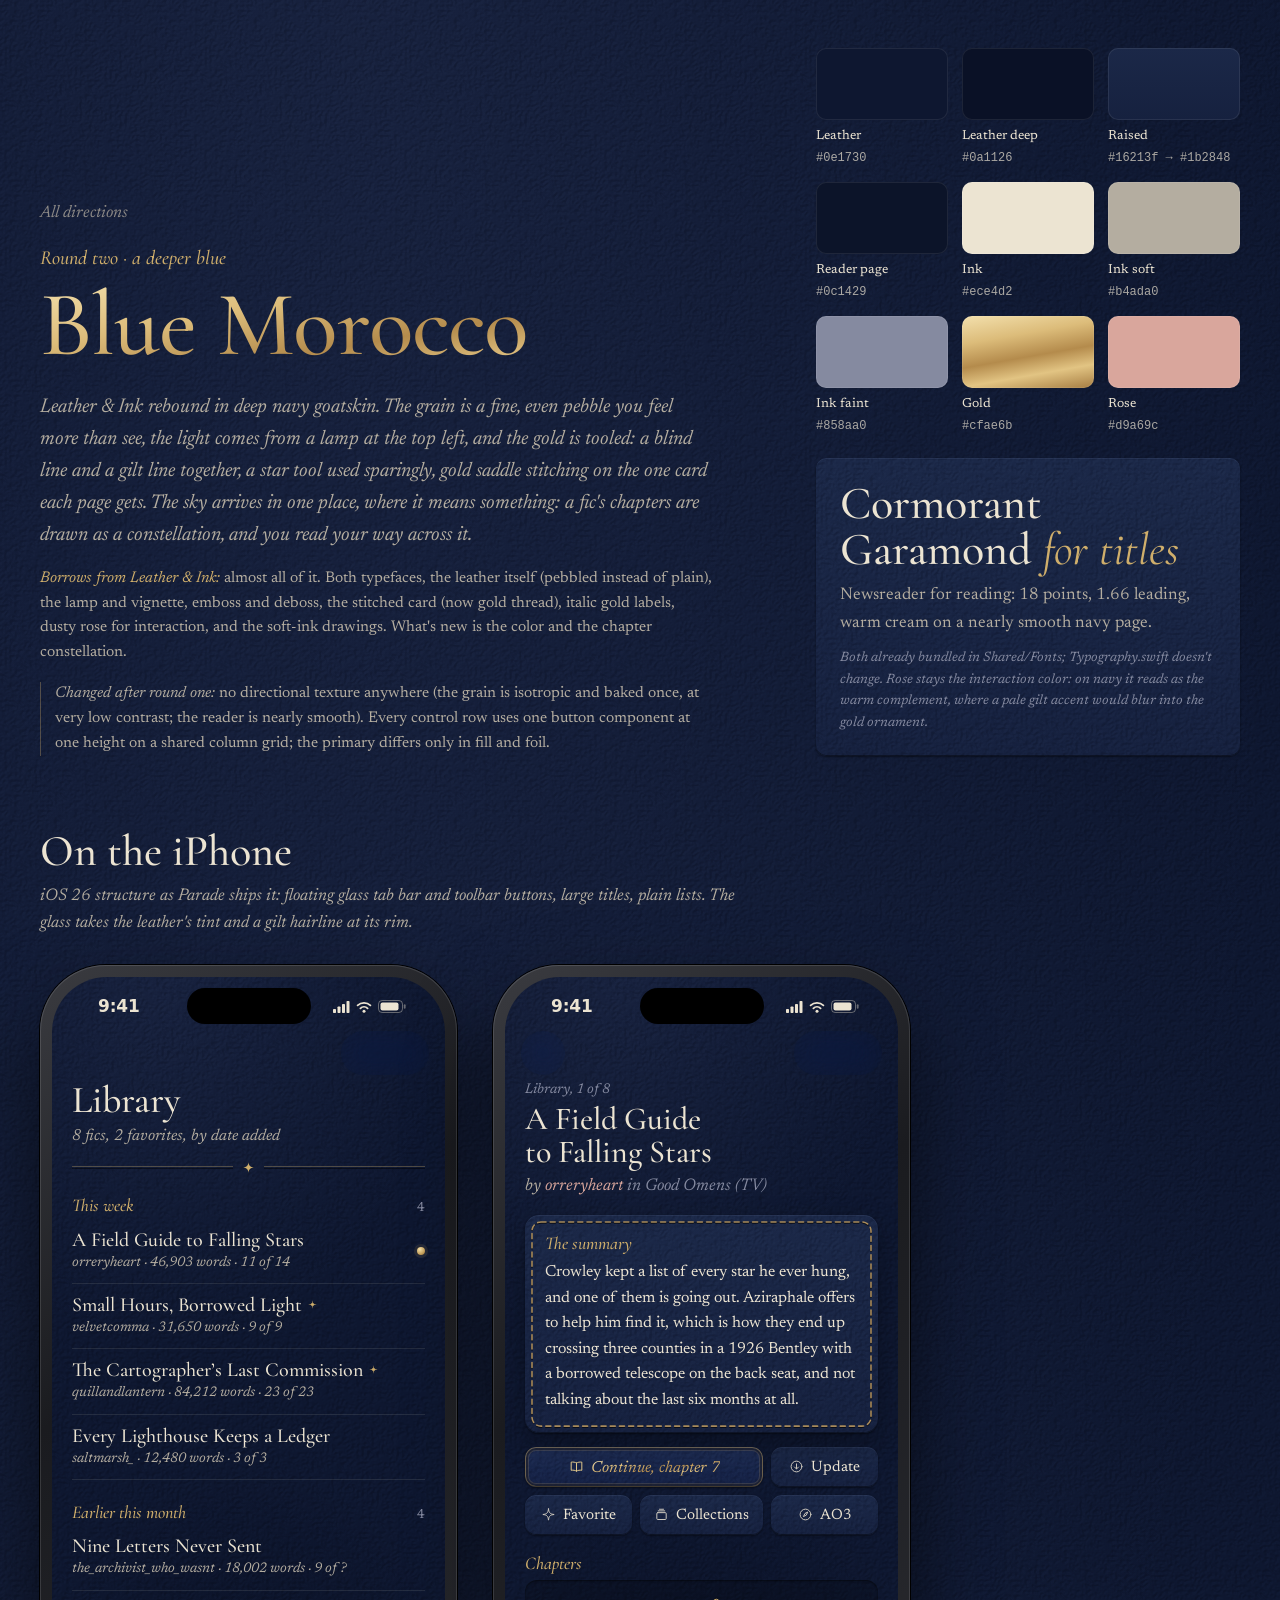
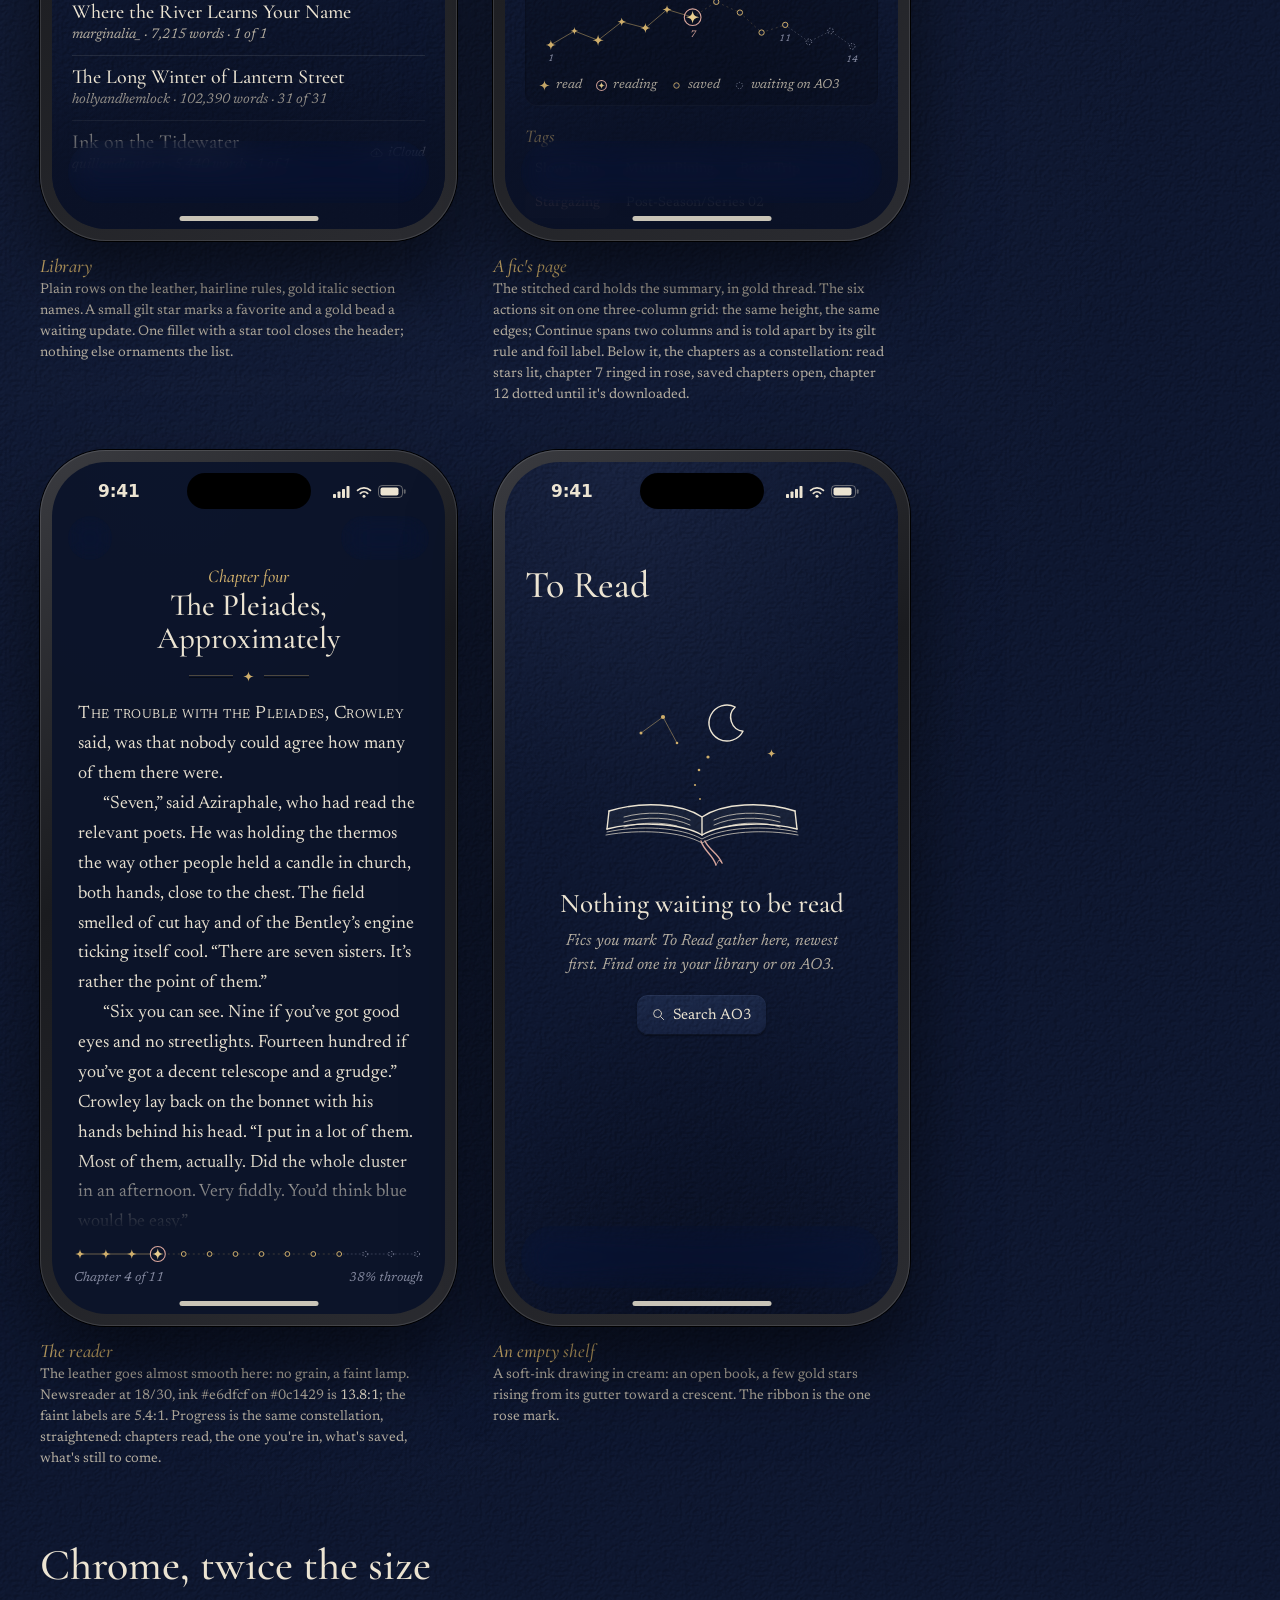
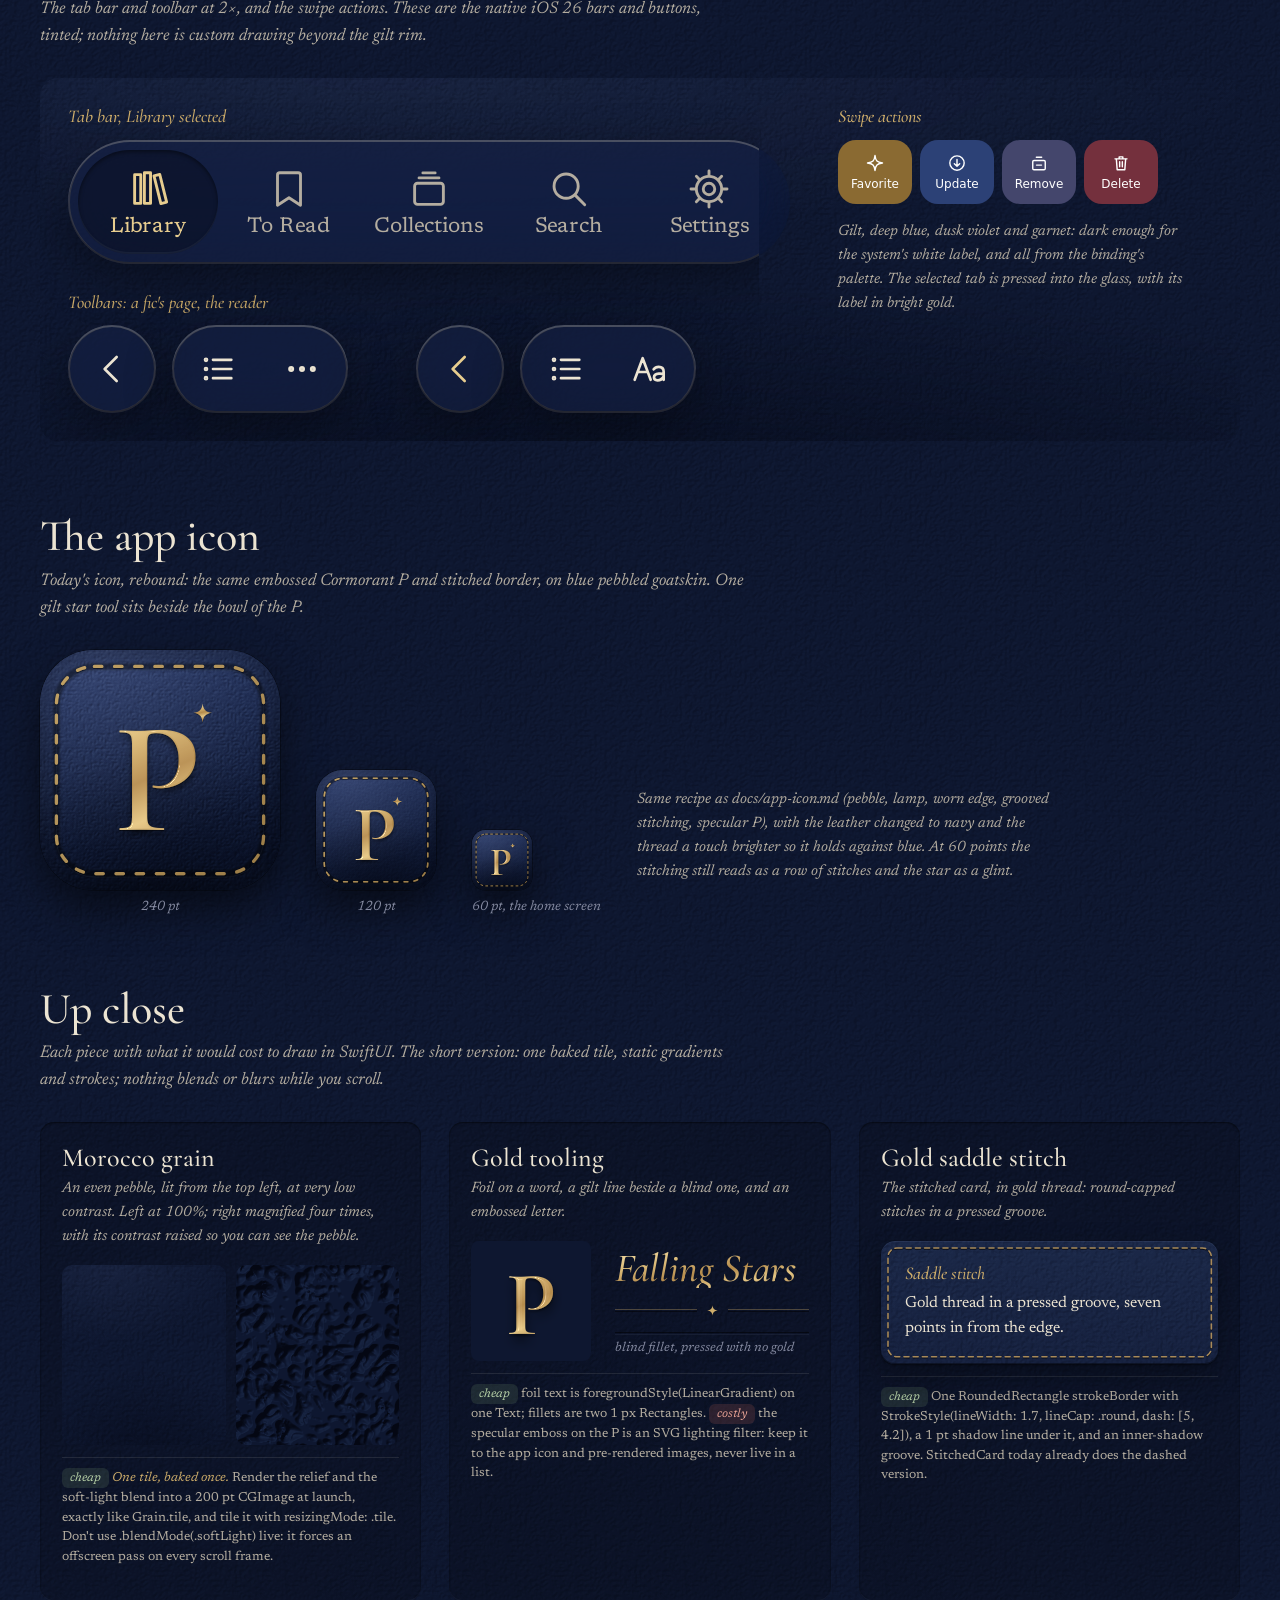
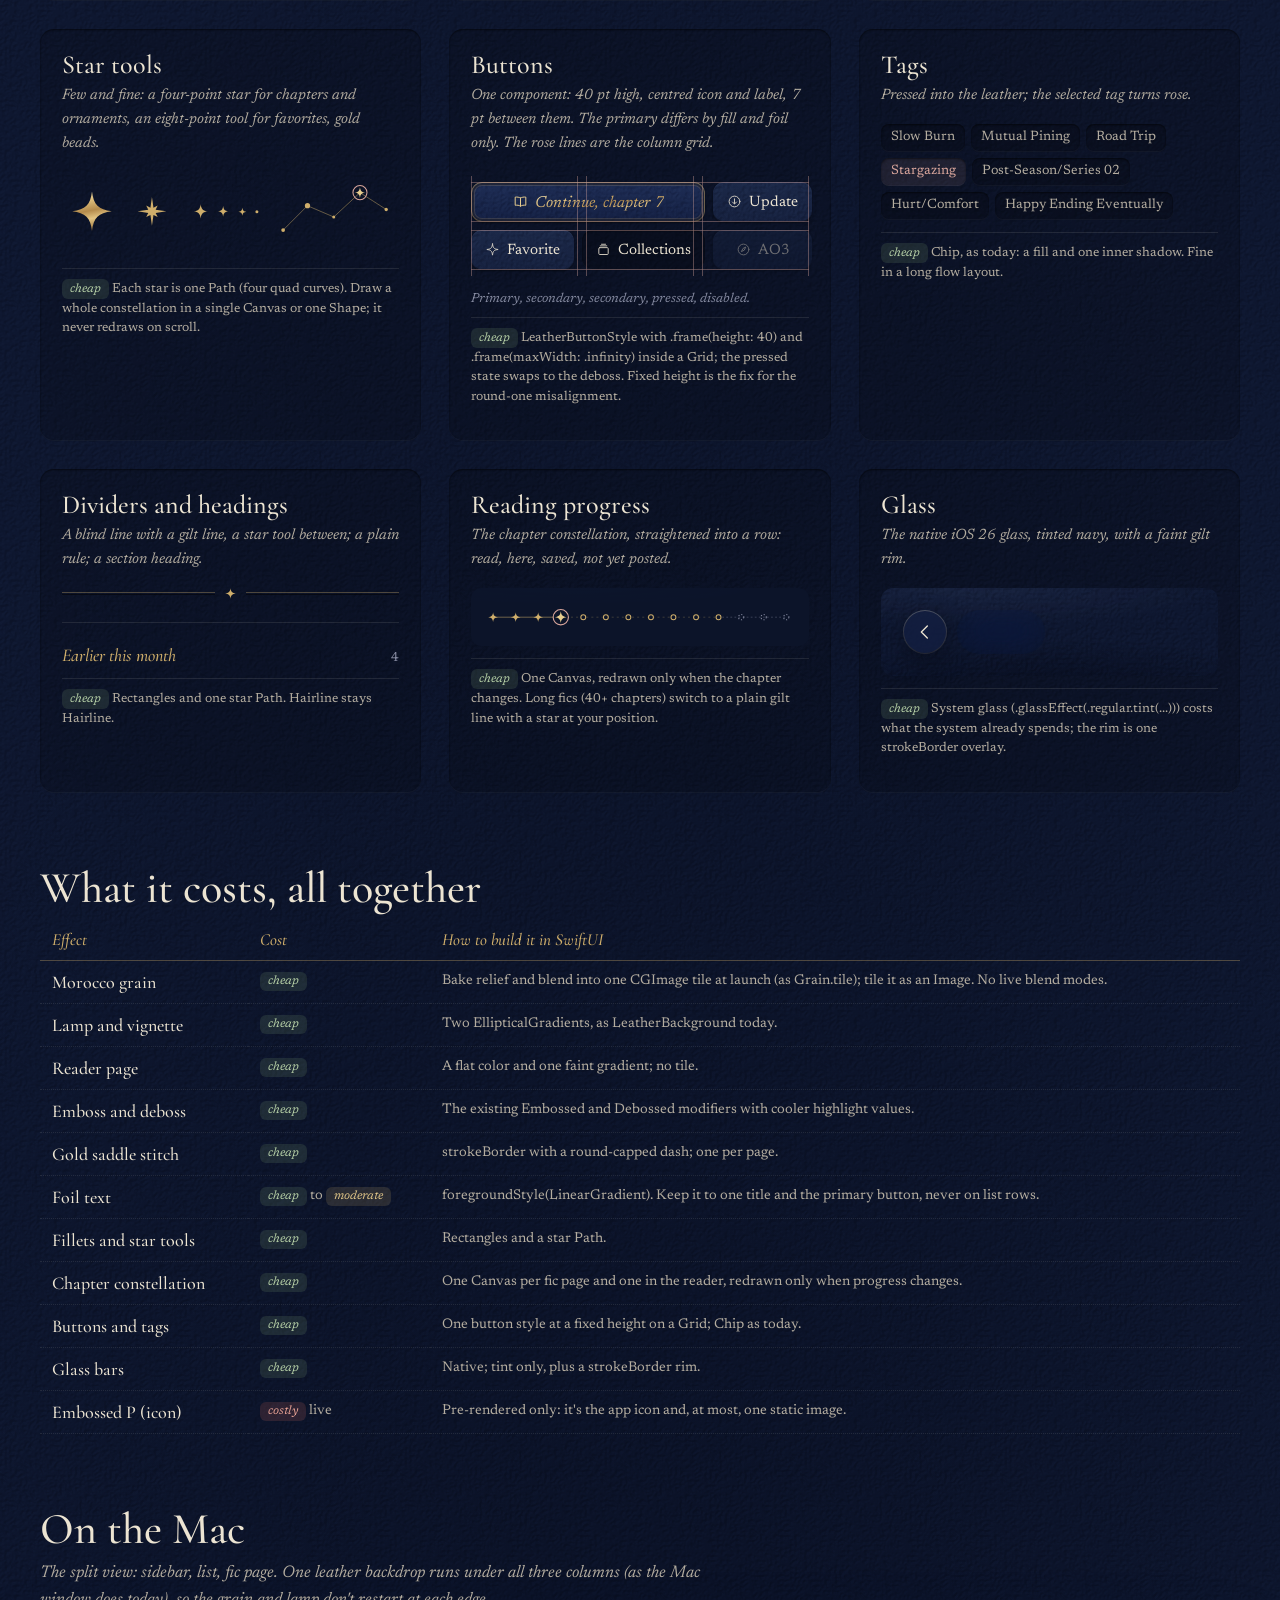
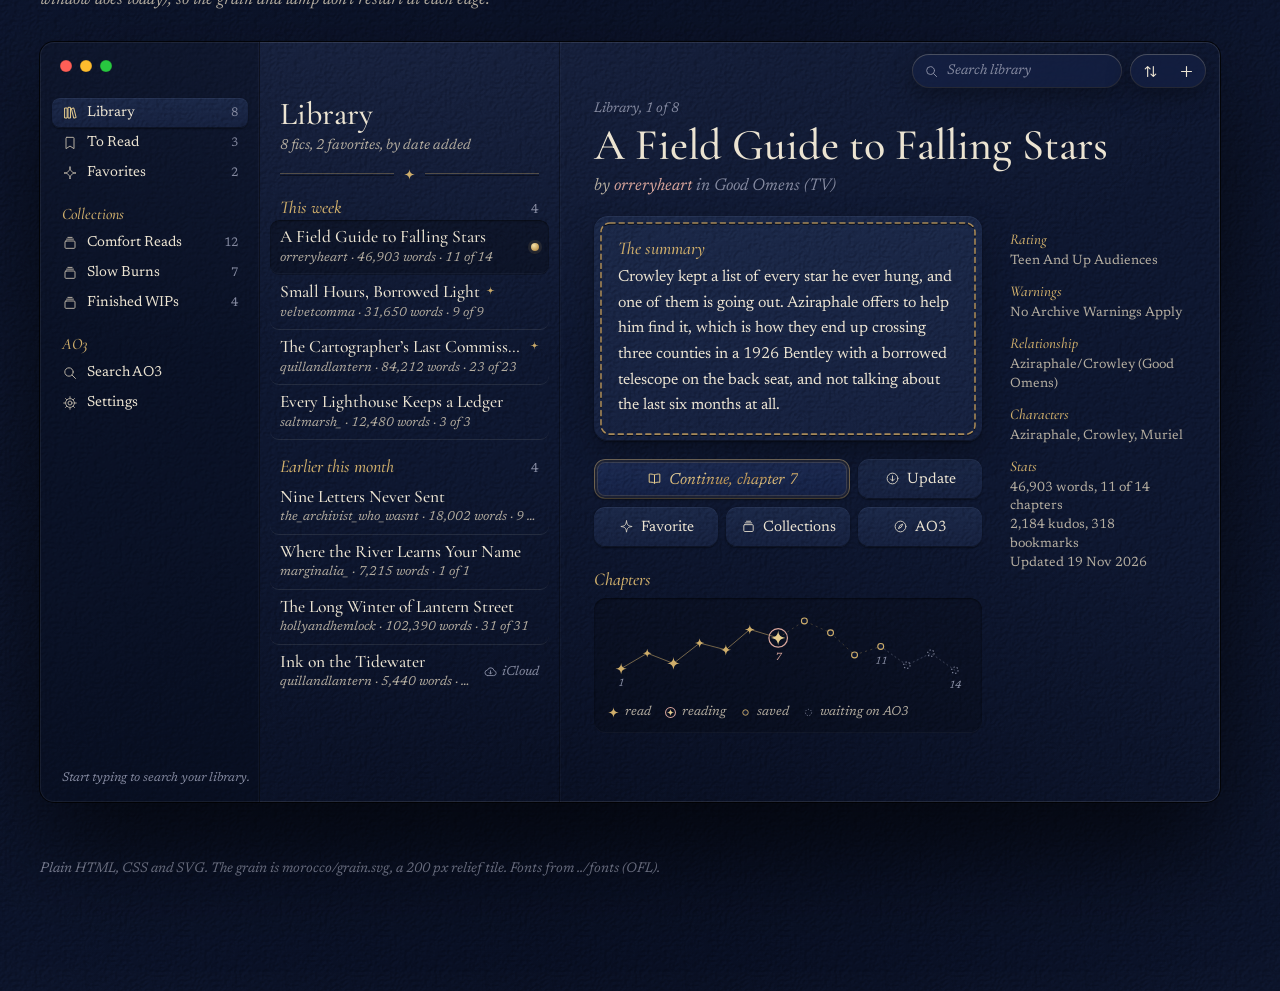
<file: prototypes/theme-celestial/morocco/index.html>
<!doctype html>
<html lang="en">
<head>
<meta charset="utf-8">
<meta name="viewport" content="width=device-width, initial-scale=1">
<title>Blue Morocco · Parade celestial themes</title>
<link rel="stylesheet" href="../shared/base.css">
<link rel="stylesheet" href="theme.css">
</head>
<body class="leather">

<!-- Sprite: icons, stars, the app icon. Not display:none, or Chrome drops its gradients. -->
<svg width="0" height="0" style="position:absolute" aria-hidden="true">
  <defs>
    <linearGradient id="foilg" x1="0" y1="0" x2=".2" y2="1">
      <stop offset="0" stop-color="#f3e0ad"/><stop offset=".3" stop-color="#dcbc7a"/><stop offset=".55" stop-color="#b48b4c"/>
      <stop offset=".75" stop-color="#e2c483"/><stop offset="1" stop-color="#a67d42"/>
    </linearGradient>
    <linearGradient id="threadg" x1="0" y1="0" x2="1" y2="1">
      <stop offset="0" stop-color="#c2a266"/><stop offset="1" stop-color="#9c7d48"/>
    </linearGradient>
    <linearGradient id="iconbase" x1=".1" y1="0" x2=".35" y2="1">
      <stop offset="0" stop-color="#22325f"/><stop offset="1" stop-color="#0a1229"/>
    </linearGradient>
    <radialGradient id="lamp" cx=".28" cy="0" r=".85">
      <stop offset="0" stop-color="#bccbff" stop-opacity=".14"/><stop offset="1" stop-color="#bccbff" stop-opacity="0"/>
    </radialGradient>
    <radialGradient id="vig" cx=".5" cy="1.15" r=".75">
      <stop offset="0" stop-color="#01030a" stop-opacity=".5"/><stop offset="1" stop-color="#01030a" stop-opacity="0"/>
    </radialGradient>
    <!-- Pebbled goatskin for the icon: cell-like creases, lit from the top left, soft-light over the base. -->
    <filter id="pebble" x="0" y="0" width="100%" height="100%" color-interpolation-filters="sRGB">
      <feTurbulence type="turbulence" baseFrequency=".065" numOctaves="2" seed="5" result="t"/>
      <feColorMatrix in="t" values="0 0 0 0 0  0 0 0 0 0  0 0 0 0 0  -1.6 0 0 0 1.3" result="h"/>
      <feDiffuseLighting in="h" surfaceScale="3" diffuseConstant="1" lighting-color="#fff" result="lit"><feDistantLight azimuth="225" elevation="50"/></feDiffuseLighting>
      <feComponentTransfer in="lit" result="mid"><feFuncR type="linear" slope=".55" intercept=".1"/><feFuncG type="linear" slope=".55" intercept=".1"/><feFuncB type="linear" slope=".55" intercept=".1"/></feComponentTransfer>
      <feBlend in="mid" in2="SourceGraphic" mode="soft-light"/>
    </filter>
    <filter id="soft4" x="-10%" y="-10%" width="120%" height="120%"><feGaussianBlur stdDeviation="4"/></filter>
    <filter id="soft22" x="-10%" y="-10%" width="120%" height="120%"><feGaussianBlur stdDeviation="22"/></filter>
    <filter id="threadshadow" x="-5%" y="-5%" width="110%" height="110%"><feDropShadow dx="0" dy="3" stdDeviation="2.5" flood-color="#000" flood-opacity=".6"/></filter>
    <filter id="emboss" x="-10%" y="-10%" width="120%" height="125%">
      <feGaussianBlur in="SourceAlpha" stdDeviation="3.2" result="b"/>
      <feSpecularLighting in="b" surfaceScale="9" specularConstant=".95" specularExponent="26" lighting-color="#fff2cf" result="spec">
        <feDistantLight azimuth="225" elevation="38"/>
      </feSpecularLighting>
      <feComposite in="spec" in2="SourceAlpha" operator="in" result="specin"/>
      <feComposite in="SourceGraphic" in2="specin" operator="arithmetic" k1="0" k2="1" k3=".7" k4="0" result="lit"/>
      <feGaussianBlur in="SourceAlpha" stdDeviation="14" result="sh"/>
      <feOffset in="sh" dy="18" result="sho"/>
      <feFlood flood-color="#01030a" flood-opacity=".55"/>
      <feComposite in2="sho" operator="in" result="drop"/>
      <feGaussianBlur in="SourceAlpha" stdDeviation="3" result="c"/>
      <feOffset in="c" dy="4" result="co"/>
      <feFlood flood-color="#01030a" flood-opacity=".5"/>
      <feComposite in2="co" operator="in" result="contact"/>
      <feMerge><feMergeNode in="drop"/><feMergeNode in="contact"/><feMergeNode in="lit"/></feMerge>
    </filter>
  </defs>

  <symbol id="star8" viewBox="0 0 24 24"><polygon points="12.00,0.50 13.22,9.04 16.60,7.40 14.96,10.78 23.50,12.00 14.96,13.22 16.60,16.60 13.22,14.96 12.00,23.50 10.78,14.96 7.40,16.60 9.04,13.22 0.50,12.00 9.04,10.78 7.40,7.40 10.78,9.04"/></symbol>
  <symbol id="star4" viewBox="0 0 24 24"><path d="M12 0.5 C12.9 8.2 15.8 11.1 23.5 12 C15.8 12.9 12.9 15.8 12 23.5 C11.1 15.8 8.2 12.9 0.5 12 C8.2 11.1 11.1 8.2 12 0.5 Z"/></symbol>

  <symbol id="sb" viewBox="0 0 78 13">
    <g fill="currentColor"><rect x="0" y="9" width="3" height="4" rx=".7"/><rect x="4.5" y="6.5" width="3" height="6.5" rx=".7"/><rect x="9" y="4" width="3" height="9" rx=".7"/><rect x="13.5" y="1" width="3" height="12" rx=".7"/></g>
    <g fill="none" stroke="currentColor" stroke-width="1.8" stroke-linecap="round"><path d="M24.6 5.4a9.4 9.4 0 0 1 12.8 0"/><path d="M27.4 8.3a5.2 5.2 0 0 1 7.2 0"/></g>
    <circle cx="31" cy="11.2" r="1.5" fill="currentColor"/>
    <rect x="45.5" y=".5" width="24" height="12" rx="3.6" fill="none" stroke="currentColor" opacity=".4"/>
    <rect x="47.5" y="2.5" width="18" height="8" rx="2" fill="currentColor"/>
    <rect x="70.8" y="4.3" width="1.8" height="4.4" rx=".9" fill="currentColor" opacity=".4"/>
  </symbol>

  <symbol id="i-books" viewBox="0 0 24 24"><path d="M4.5 4.5h3.2v15H4.5z M9.6 3.5h3.2v16H9.6z M14.6 5.2l3-.8 3.6 14.4-3 .8z"/></symbol>
  <symbol id="i-bookmark" viewBox="0 0 24 24"><path d="M7.2 3.5h9.6c.7 0 1.2.5 1.2 1.2V20.5l-6-3.9-6 3.9V4.7c0-.7.5-1.2 1.2-1.2z"/></symbol>
  <symbol id="i-stack" viewBox="0 0 24 24"><path d="M6 9h12a1.5 1.5 0 0 1 1.5 1.5v8A1.5 1.5 0 0 1 18 20H6a1.5 1.5 0 0 1-1.5-1.5v-8A1.5 1.5 0 0 1 6 9z M6.8 6.2h10.4 M8.8 3.6h6.4"/></symbol>
  <symbol id="i-search" viewBox="0 0 24 24"><circle cx="10.5" cy="10.5" r="6.3"/><path d="M15.2 15.2l5 5"/></symbol>
  <symbol id="i-gear" viewBox="0 0 24 24"><circle cx="12" cy="12" r="3"/><circle cx="12" cy="12" r="6.6"/><path d="M12 2.6v2.2 M12 19.2v2.2 M2.6 12h2.2 M19.2 12h2.2 M5.4 5.4l1.5 1.5 M17.1 17.1l1.5 1.5 M5.4 18.6l1.5-1.5 M17.1 6.9l1.5-1.5"/></symbol>
  <symbol id="i-plus" viewBox="0 0 24 24"><path d="M12 5v14 M5 12h14"/></symbol>
  <symbol id="i-sort" viewBox="0 0 24 24"><path d="M8 19V5 M4.6 8.4 8 5l3.4 3.4 M16 5v14 M12.6 15.6 16 19l3.4-3.4"/></symbol>
  <symbol id="i-back" viewBox="0 0 24 24"><path d="M14.8 4.8 7.6 12l7.2 7.2"/></symbol>
  <symbol id="i-list" viewBox="0 0 24 24"><path d="M9 6.5h11 M9 12h11 M9 17.5h11"/><circle cx="4.8" cy="6.5" r=".6"/><circle cx="4.8" cy="12" r=".6"/><circle cx="4.8" cy="17.5" r=".6"/></symbol>
  <symbol id="i-more" viewBox="0 0 24 24"><circle cx="5.5" cy="12" r="1"/><circle cx="12" cy="12" r="1"/><circle cx="18.5" cy="12" r="1"/></symbol>
  <symbol id="i-star" viewBox="0 0 24 24"><path d="M12 3 C12.8 9.6 14.4 11.2 21 12 C14.4 12.8 12.8 14.4 12 21 C11.2 14.4 9.6 12.8 3 12 C9.6 11.2 11.2 9.6 12 3 Z"/></symbol>
  <symbol id="i-compass" viewBox="0 0 24 24"><circle cx="12" cy="12" r="8.6"/><path d="M15.4 8.6 13.1 13.1 8.6 15.4 10.9 10.9z"/></symbol>
  <symbol id="i-down" viewBox="0 0 24 24"><circle cx="12" cy="12" r="8.6"/><path d="M12 7.8v8 M8.8 12.8 12 16l3.2-3.2"/></symbol>
  <symbol id="i-book" viewBox="0 0 24 24"><path d="M12 6.5C9.8 5 6.8 4.6 3.5 5v13c3.3-.4 6.3 0 8.5 1.5 2.2-1.5 5.2-1.9 8.5-1.5V5c-3.3-.4-6.3 0-8.5 1.5z M12 6.5v13"/></symbol>
  <symbol id="i-cloud" viewBox="0 0 24 24"><path d="M7.2 18.5h9.9a4 4 0 0 0 .5-7.96 5.4 5.4 0 0 0-10.4-.9A4.45 4.45 0 0 0 7.2 18.5z M12 10.8v5 M10 14l2 2 2-2"/></symbol>
  <symbol id="i-trash" viewBox="0 0 24 24"><path d="M4.8 7h14.4 M9.8 7V4.6h4.4V7 M6.4 7l1 13h9.2l1-13 M10.4 10.5v6 M13.6 10.5v6"/></symbol>
  <symbol id="i-minus" viewBox="0 0 24 24"><path d="M6 9h12a1.5 1.5 0 0 1 1.5 1.5v8A1.5 1.5 0 0 1 18 20H6a1.5 1.5 0 0 1-1.5-1.5v-8A1.5 1.5 0 0 1 6 9z M9 14.5h6 M8.8 5h6.4"/></symbol>
  <symbol id="i-aa" viewBox="0 0 24 24"><path d="M2.8 18.5 7.6 5.5l4.8 13 M4.6 13.8h6 M14.2 12.2c.7-1 1.8-1.5 3-1.5 1.9 0 3 1.1 3 3v4.8 M20.2 15.2c-.9-.4-1.9-.5-2.9-.4-1.7.2-2.9 1-2.9 2.2 0 1.1.9 1.8 2.1 1.8 1.6 0 3-1 3.7-2.3"/></symbol>

  <!-- The app icon: a gold embossed P on blue pebbled goatskin, saddle-stitched in gold. -->
  <symbol id="appicon" viewBox="0 0 1024 1024">
    <rect width="1024" height="1024" fill="url(#iconbase)" filter="url(#pebble)"/>
    <rect width="1024" height="1024" fill="url(#lamp)"/>
    <rect width="1024" height="1024" fill="url(#vig)"/>
    <!-- worn edge -->
    <rect x="0" y="0" width="1024" height="1024" rx="230" fill="none" stroke="#000" stroke-opacity=".22" stroke-width="110" filter="url(#soft22)"/>
    <!-- stitch groove -->
    <rect x="70" y="70" width="884" height="884" rx="162" fill="none" stroke="#000" stroke-opacity=".42" stroke-width="28" filter="url(#soft4)"/>
    <rect x="70" y="85" width="884" height="884" rx="162" fill="none" stroke="#e6ecff" stroke-opacity=".07" stroke-width="2.5"/>
    <!-- stitches: 46 long (round caps included), 40 apart -->
    <rect x="70" y="70" width="884" height="884" rx="162" fill="none" stroke="url(#threadg)" stroke-width="14" stroke-linecap="round" stroke-dasharray="32 54" filter="url(#threadshadow)"/>
    <!-- a single gilt star tool, top right of the bowl -->
    <use href="#star4" x="652" y="226" width="84" height="84" fill="url(#foilg)" filter="url(#threadshadow)"/>
    <text x="500" y="770" text-anchor="middle" font-family="Cormorant Garamond" font-weight="600" font-size="680" fill="url(#foilg)" filter="url(#emboss)">P</text>
  </symbol>
</svg>

<main class="gallery">
  <header class="gallery-head">
    <div>
      <a class="back" href="../index.html">All directions</a>
      <p class="kicker">Round two · a deeper blue</p>
      <h1 class="foil-text">Blue Morocco</h1>
      <p class="lede">Leather &amp; Ink rebound in deep navy goatskin. The grain is a fine, even pebble you feel more than see, the light comes from a lamp at the top left, and the gold is tooled: a blind line and a gilt line together, a star tool used sparingly, gold saddle stitching on the one card each page gets. The sky arrives in one place, where it means something: a fic's chapters are drawn as a constellation, and you read your way across it.</p>
      <p class="borrow"><em>Borrows from Leather &amp; Ink:</em> almost all of it. Both typefaces, the leather itself (pebbled instead of plain), the lamp and vignette, emboss and deboss, the stitched card (now gold thread), italic gold labels, dusty rose for interaction, and the soft-ink drawings. What's new is the color and the chapter constellation.</p>
      <p class="round-note"><em>Changed after round one:</em> no directional texture anywhere (the grain is isotropic and baked once, at very low contrast; the reader is nearly smooth). Every control row uses one button component at one height on a shared column grid; the primary differs only in fill and foil.</p>
    </div>
    <div class="head-aside">
      <div class="swatches">
        <div class="swatch"><div class="chip-color" style="background:#0e1730"></div><b>Leather</b><code>#0e1730</code></div>
        <div class="swatch"><div class="chip-color" style="background:#0a1126"></div><b>Leather deep</b><code>#0a1126</code></div>
        <div class="swatch"><div class="chip-color" style="background:linear-gradient(#1b2848,#16213f)"></div><b>Raised</b><code>#16213f → #1b2848</code></div>
        <div class="swatch"><div class="chip-color" style="background:#0c1429"></div><b>Reader page</b><code>#0c1429</code></div>
        <div class="swatch"><div class="chip-color" style="background:#ece4d2"></div><b>Ink</b><code>#ece4d2</code></div>
        <div class="swatch"><div class="chip-color" style="background:#b4ada0"></div><b>Ink soft</b><code>#b4ada0</code></div>
        <div class="swatch"><div class="chip-color" style="background:#858aa0"></div><b>Ink faint</b><code>#858aa0</code></div>
        <div class="swatch"><div class="chip-color" style="background:var(--foil)"></div><b>Gold</b><code>#cfae6b</code></div>
        <div class="swatch"><div class="chip-color" style="background:#d9a69c"></div><b>Rose</b><code>#d9a69c</code></div>
      </div>
      <div class="specimen raised">
        <div class="d">Cormorant Garamond <i>for titles</i></div>
        <div class="b">Newsreader for reading: 18 points, 1.66 leading, warm cream on a nearly smooth navy page.</div>
        <small>Both already bundled in Shared/Fonts; Typography.swift doesn't change. Rose stays the interaction color: on navy it reads as the warm complement, where a pale gilt accent would blur into the gold ornament.</small>
      </div>
    </div>
  </header>

  <h2 class="section-title">On the iPhone</h2>
  <p class="section-note">iOS 26 structure as Parade ships it: floating glass tab bar and toolbar buttons, large titles, plain lists. The glass takes the leather's tint and a gilt hairline at its rim.</p>

  <div class="screens">

    <!-- 1. Library -->
    <figure class="screen-figure">
      <div class="phone"><div class="screen app leather">
        <div class="statusbar"><span>9:41</span><svg width="78" height="13" aria-hidden="true"><use href="#sb"/></svg></div>
        <div class="navrow"><span class="sp"></span>
          <div class="gpair glass"><span class="gbtn"><svg><use href="#i-sort"/></svg></span><span class="gbtn"><svg><use href="#i-plus"/></svg></span></div>
        </div>
        <div class="page">
          <h1 class="ptitle">Library</h1>
          <p class="psub">8 fics, 2 favorites, by date added</p>
          <div class="fillet" style="margin-top:14px"><svg viewBox="0 0 24 24"><use href="#star4"/></svg></div>
          <div class="sec"><span class="k">This week</span><span class="n">4</span></div><div class="row"><div class="body"><div class="t"><span style="overflow:hidden;text-overflow:ellipsis">A Field Guide to Falling Stars</span></div><div class="m">orreryheart · 46,903 words · 11 of 14</div></div><span class="upd" title="Update waiting"></span></div><div class="row"><div class="body"><div class="t"><span style="overflow:hidden;text-overflow:ellipsis">Small Hours, Borrowed Light</span><svg viewBox="0 0 24 24" aria-label="Favorite"><use href="#star8"/></svg></div><div class="m">velvetcomma · 31,650 words · 9 of 9</div></div></div><div class="row"><div class="body"><div class="t"><span style="overflow:hidden;text-overflow:ellipsis">The Cartographer’s Last Commission</span><svg viewBox="0 0 24 24" aria-label="Favorite"><use href="#star8"/></svg></div><div class="m">quillandlantern · 84,212 words · 23 of 23</div></div></div><div class="row"><div class="body"><div class="t"><span style="overflow:hidden;text-overflow:ellipsis">Every Lighthouse Keeps a Ledger</span></div><div class="m">saltmarsh_ · 12,480 words · 3 of 3</div></div></div><div class="sec"><span class="k">Earlier this month</span><span class="n">4</span></div><div class="row"><div class="body"><div class="t"><span style="overflow:hidden;text-overflow:ellipsis">Nine Letters Never Sent</span></div><div class="m">the_archivist_who_wasnt · 18,002 words · 9 of ?</div></div></div><div class="row"><div class="body"><div class="t"><span style="overflow:hidden;text-overflow:ellipsis">Where the River Learns Your Name</span></div><div class="m">marginalia_ · 7,215 words · 1 of 1</div></div></div><div class="row"><div class="body"><div class="t"><span style="overflow:hidden;text-overflow:ellipsis">The Long Winter of Lantern Street</span></div><div class="m">hollyandhemlock · 102,390 words · 31 of 31</div></div></div><div class="row"><div class="body"><div class="t"><span style="overflow:hidden;text-overflow:ellipsis">Ink on the Tidewater</span></div><div class="m">quillandlantern · 5,440 words · 1 of 1</div></div><span class="cloud"><svg viewBox="0 0 24 24" aria-hidden="true"><use href="#i-cloud"/></svg>iCloud</span></div>
        </div>
        <div class="fade-bottom"></div>
        <nav class="tabbar glass" style=""><span class="tab on"><svg viewBox="0 0 24 24"><use href="#i-books"/></svg>Library</span><span class="tab"><svg viewBox="0 0 24 24"><use href="#i-bookmark"/></svg>To Read</span><span class="tab"><svg viewBox="0 0 24 24"><use href="#i-stack"/></svg>Collections</span><span class="tab"><svg viewBox="0 0 24 24"><use href="#i-search"/></svg>Search</span><span class="tab"><svg viewBox="0 0 24 24"><use href="#i-gear"/></svg>Settings</span></nav>
        <div class="home-indicator"></div>
      </div></div>
      <figcaption><b>Library</b>Plain rows on the leather, hairline rules, gold italic section names. A small gilt star marks a favorite and a gold bead a waiting update. One fillet with a star tool closes the header; nothing else ornaments the list.</figcaption>
    </figure>

    <!-- 2. Fic detail -->
    <figure class="screen-figure">
      <div class="phone"><div class="screen app leather">
        <div class="statusbar"><span>9:41</span><svg width="78" height="13" aria-hidden="true"><use href="#sb"/></svg></div>
        <div class="navrow">
          <span class="gbtn glass"><svg><use href="#i-back"/></svg></span><span class="sp"></span>
          <div class="gpair glass"><span class="gbtn"><svg><use href="#i-list"/></svg></span><span class="gbtn"><svg><use href="#i-more"/></svg></span></div>
        </div>
        <div class="page">
          <div class="rhead">Library, 1 of 8</div>
          <h1 class="ftitle">A Field Guide to Falling Stars</h1>
          <p class="byline">by <a>orreryheart</a> <span style="color:var(--ink-faint)">in Good Omens (TV)</span></p>
          <div class="stitched raised" style="margin-top:16px;padding:18px 20px 19px"><svg class="stitch" aria-hidden="true"><rect x="0" y="0" width="100%" height="100%" rx="9"/></svg><div class="label">The summary</div><p>Crowley kept a list of every star he ever hung, and one of them is going out. Aziraphale offers to help him find it, which is how they end up crossing three counties in a 1926 Bentley with a borrowed telescope on the back seat, and not talking about the last six months at all.</p></div>
          <div class="actions" style="margin-top:14px"><span class="btn primary span2"><svg viewBox="0 0 24 24" aria-hidden="true"><use href="#i-book"/></svg><span class="lbl">Continue, chapter 7</span></span><span class="btn"><svg viewBox="0 0 24 24" aria-hidden="true"><use href="#i-down"/></svg><span class="lbl">Update</span></span><span class="btn"><svg viewBox="0 0 24 24" aria-hidden="true"><use href="#i-star"/></svg><span class="lbl">Favorite</span></span><span class="btn"><svg viewBox="0 0 24 24" aria-hidden="true"><use href="#i-stack"/></svg><span class="lbl">Collections</span></span><span class="btn"><svg viewBox="0 0 24 24" aria-hidden="true"><use href="#i-compass"/></svg><span class="lbl">AO3</span></span></div>
          <div class="kick" style="margin:18px 0 6px">Chapters</div>
          <div class="chart"><svg viewBox="0 0 330 80" role="img" aria-label="Chapters as a constellation: 1 to 6 read, 7 in progress, 8 to 11 saved and unread, 12 waiting on AO3, 13 and 14 not yet posted"><title>Chapters 1 to 14</title><polyline class="cline-read" points="12,53.7 36,39.6 60,49.0 84,30.3 108,36.5 130,17.8 156,25.6"/><polyline class="cline-next" points="156,25.6 180,10.0 204,20.9 226,41.2 250,33.4"/><polyline class="cline-wait" points="250,33.4 274,50.6 296,39.6 318,55.2"/><use href="#star4" x="6.6" y="48.3" width="10.9" height="10.9" class="s-read"/><circle cx="12" cy="53.7" r="1.53" class="s-read"/><use href="#star4" x="31.8" y="35.4" width="8.3" height="8.3" class="s-read"/><circle cx="36" cy="39.6" r="1.17" class="s-read"/><use href="#star4" x="53.9" y="42.9" width="12.2" height="12.2" class="s-read"/><circle cx="60" cy="49.0" r="1.71" class="s-read"/><use href="#star4" x="79.5" y="25.8" width="9.0" height="9.0" class="s-read"/><circle cx="84" cy="30.3" r="1.26" class="s-read"/><use href="#star4" x="102.6" y="31.1" width="10.9" height="10.9" class="s-read"/><circle cx="108" cy="36.5" r="1.53" class="s-read"/><use href="#star4" x="125.2" y="13.0" width="9.6" height="9.6" class="s-read"/><circle cx="130" cy="17.8" r="1.35" class="s-read"/><circle cx="156" cy="25.6" r="8.5" class="s-ring"/><use href="#star4" x="149" y="18.6" width="14" height="14" class="s-now"/><circle cx="180" cy="10.0" r="2.7" class="s-open"/><circle cx="204" cy="20.9" r="2.7" class="s-open"/><circle cx="226" cy="41.2" r="2.7" class="s-open"/><circle cx="250" cy="33.4" r="2.7" class="s-open"/><circle cx="274" cy="50.6" r="2.9" class="s-wait"/><circle cx="296" cy="39.6" r="2.9" class="s-wait"/><circle cx="318" cy="55.2" r="2.9" class="s-wait"/><text x="12" y="69.7" text-anchor="middle" class="cnum">1</text><text x="156" y="45.6" text-anchor="middle" class="cnum now">7</text><text x="250" y="49.4" text-anchor="middle" class="cnum">11</text><text x="318" y="71.2" text-anchor="middle" class="cnum">14</text></svg><div class="legend"><span><svg viewBox="0 0 12 12"><use href="#star4" width="12" height="12" class="s-read"/></svg>read</span><span><svg viewBox="0 0 12 12" style="overflow:visible"><circle cx="6" cy="6" r="5.4" class="s-ring"/><use href="#star4" x="2" y="2" width="8" height="8" class="s-now"/></svg>reading</span><span><svg viewBox="0 0 12 12"><circle cx="6" cy="6" r="3" class="s-open"/></svg>saved</span><span><svg viewBox="0 0 12 12"><circle cx="6" cy="6" r="3.4" class="s-wait"/></svg>waiting on AO3</span></div></div>
          <div class="kick" style="margin:20px 0 8px">Tags</div>
          <div class="chips"><span class="chip">Slow Burn</span><span class="chip">Mutual Pining</span><span class="chip">Road Trip</span><span class="chip sel">Stargazing</span><span class="chip">Post-Season/Series 02</span><span class="chip">Hurt/Comfort</span><span class="chip">Happy Ending Eventually</span></div>
        </div>
        <div class="fade-bottom"></div>
        <nav class="tabbar glass" style=""><span class="tab on"><svg viewBox="0 0 24 24"><use href="#i-books"/></svg>Library</span><span class="tab"><svg viewBox="0 0 24 24"><use href="#i-bookmark"/></svg>To Read</span><span class="tab"><svg viewBox="0 0 24 24"><use href="#i-stack"/></svg>Collections</span><span class="tab"><svg viewBox="0 0 24 24"><use href="#i-search"/></svg>Search</span><span class="tab"><svg viewBox="0 0 24 24"><use href="#i-gear"/></svg>Settings</span></nav>
        <div class="home-indicator"></div>
      </div></div>
      <figcaption><b>A fic's page</b>The stitched card holds the summary, in gold thread. The six actions sit on one three-column grid: the same height, the same edges; Continue spans two columns and is told apart by its gilt rule and foil label. Below it, the chapters as a constellation: read stars lit, chapter 7 ringed in rose, saved chapters open, chapter 12 dotted until it's downloaded.</figcaption>
    </figure>

    <!-- 3. Reader -->
    <figure class="screen-figure">
      <div class="phone"><div class="screen app reader leather quiet">
        <div class="statusbar"><span>9:41</span><svg width="78" height="13" aria-hidden="true"><use href="#sb"/></svg></div>
        <div class="navrow">
          <span class="gbtn glass"><svg><use href="#i-back"/></svg></span><span class="sp"></span>
          <div class="gpair glass"><span class="gbtn"><svg><use href="#i-list"/></svg></span><span class="gbtn"><svg><use href="#i-aa"/></svg></span></div>
        </div>
        <div class="page">
          <div class="chap-k">Chapter four</div>
          <h1 class="chap-t">The Pleiades, Approximately</h1>
          <div class="fillet"><svg viewBox="0 0 24 24"><use href="#star4"/></svg></div>
          <div class="prose"><p class="first">The trouble with the Pleiades, Crowley said, was that nobody could agree how many of them there were.</p><p class="">“Seven,” said Aziraphale, who had read the relevant poets. He was holding the thermos the way other people held a candle in church, both hands, close to the chest. The field smelled of cut hay and of the Bentley’s engine ticking itself cool. “There are seven sisters. It’s rather the point of them.”</p><p class="">“Six you can see. Nine if you’ve got good eyes and no streetlights. Fourteen hundred if you’ve got a decent telescope and a grudge.” Crowley lay back on the bonnet with his hands behind his head. “I put in a lot of them. Most of them, actually. Did the whole cluster in an afternoon. Very fiddly. You’d think blue would be easy.”</p><p class="">Aziraphale looked up for a long moment. The sky over Wiltshire was the deep, settled blue that comes an hour after dusk, and the little cluster sat in it like a handful of salt someone had thrown over their shoulder for luck.</p><p class="">“They’re lovely,” he said, and then, because it seemed important to be accurate, “You did a lovely job.”</p></div>
        </div>
        <div class="fade-bottom"></div>
        <div class="progress"><svg viewBox="0 0 349 22" aria-hidden="true"><line x1="6.0" y1="11" x2="83.8" y2="11" class="cline-read"/><line x1="83.8" y1="11" x2="265.2" y2="11" class="cline-next"/><line x1="265.2" y1="11" x2="343.0" y2="11" class="cline-wait"/><use href="#star4" x="1.0" y="6" width="10" height="10" class="s-read"/><use href="#star4" x="26.9" y="6" width="10" height="10" class="s-read"/><use href="#star4" x="52.8" y="6" width="10" height="10" class="s-read"/><circle cx="83.8" cy="11" r="7.5" class="s-ring" style="fill:#0c1429"/><use href="#star4" x="77.8" y="5" width="12" height="12" class="s-now"/><circle cx="109.7" cy="11" r="2.4" class="s-open" style="fill:#0c1429"/><circle cx="135.6" cy="11" r="2.4" class="s-open" style="fill:#0c1429"/><circle cx="161.5" cy="11" r="2.4" class="s-open" style="fill:#0c1429"/><circle cx="187.5" cy="11" r="2.4" class="s-open" style="fill:#0c1429"/><circle cx="213.4" cy="11" r="2.4" class="s-open" style="fill:#0c1429"/><circle cx="239.3" cy="11" r="2.4" class="s-open" style="fill:#0c1429"/><circle cx="265.2" cy="11" r="2.4" class="s-open" style="fill:#0c1429"/><circle cx="291.2" cy="11" r="2.6" class="s-wait"/><circle cx="317.1" cy="11" r="2.6" class="s-wait"/><circle cx="343.0" cy="11" r="2.6" class="s-wait"/></svg><div class="meta"><span>Chapter 4 of 11</span><span>38% through</span></div></div>
        <div class="home-indicator"></div>
      </div></div>
      <figcaption><b>The reader</b>The leather goes almost smooth here: no grain, a faint lamp. Newsreader at 18/30, ink #e6dfcf on #0c1429 is <b style="display:inline;font:inherit;color:var(--ink)">13.8:1</b>; the faint labels are 5.4:1. Progress is the same constellation, straightened: chapters read, the one you're in, what's saved, what's still to come.</figcaption>
    </figure>

    <!-- 4. Empty -->
    <figure class="screen-figure">
      <div class="phone"><div class="screen app leather">
        <div class="statusbar"><span>9:41</span><svg width="78" height="13" aria-hidden="true"><use href="#sb"/></svg></div>
        <div class="page" style="padding-top:104px"><h1 class="ptitle">To Read</h1></div>
        <div class="empty">
          <svg class="art ink-art" viewBox="0 0 250 200" role="img" aria-label="An open book, with a few stars rising from its gutter toward a crescent moon"><title>An open book under a crescent moon</title>
<path class="soft" stroke="none" d="M125 146 C104 132 64 130 32 140 L30 158 C62 150 104 152 125 164 C146 152 188 150 220 158 L218 140 C186 130 146 132 125 146 Z"/>
<path d="M125 146 C104 132 64 130 32 140"/><path d="M32 140 L30 158"/><path d="M30 158 C62 150 104 152 125 164"/>
<path d="M125 146 C146 132 186 130 218 140"/><path d="M218 140 L220 158"/><path d="M220 158 C188 150 146 152 125 164"/>
<path d="M125 147 L125 164"/>
<path class="thin" d="M30 161 C62 154 104 156 125 168 C146 156 188 154 220 161"/>
<path class="thin" d="M29 164 C62 158 104 160 125 172 C146 160 188 158 221 164"/>
<path class="thin" d="M47 146 C68 140 96 141 113 149"/><path class="thin" d="M47 151 C68 145 96 146 113 154"/><path class="thin" d="M47 156 C64 151 86 151 100 155"/>
<path class="thin" d="M203 146 C182 140 154 141 137 149"/><path class="thin" d="M203 151 C182 145 154 146 137 154"/><path class="thin" d="M203 156 C188 151 166 151 152 155"/>
<path class="rose" d="M124 170 C127 180 136 184 139 194"/><path class="rose" d="M128 170 C132 179 141 182 145 192"/><path class="rose thin" d="M139 194 L142 189 L145 192"/>
<circle class="goldf" cx="123" cy="128" r=".9"/><circle class="goldf" cx="118" cy="114" r="1.1"/><circle class="goldf" cx="122" cy="99" r="1.3"/><circle class="goldf" cx="131" cy="86" r="1.6"/>
<path d="M158.2 36 A18 18 0 1 0 166 60.2 A14 14 0 0 1 158.2 36 Z"/>
<g class="gold thin" opacity=".7"><path d="M64 62 L86 46 L100 72"/></g>
<circle class="goldf" cx="64" cy="62" r="1.5"/><circle class="goldf" cx="86" cy="46" r="2.1"/><circle class="goldf" cx="100" cy="72" r="1.3"/>
<use href="#star4" x="190" y="78" width="9" height="9" class="goldf"/>
</svg>
          <h2>Nothing waiting to be read</h2>
          <p>Fics you mark To Read gather here, newest first. Find one in your library or on AO3.</p>
          <span class="btn"><svg viewBox="0 0 24 24" aria-hidden="true"><use href="#i-search"/></svg><span class="lbl">Search AO3</span></span>
        </div>
        <nav class="tabbar glass" style=""><span class="tab"><svg viewBox="0 0 24 24"><use href="#i-books"/></svg>Library</span><span class="tab on"><svg viewBox="0 0 24 24"><use href="#i-bookmark"/></svg>To Read</span><span class="tab"><svg viewBox="0 0 24 24"><use href="#i-stack"/></svg>Collections</span><span class="tab"><svg viewBox="0 0 24 24"><use href="#i-search"/></svg>Search</span><span class="tab"><svg viewBox="0 0 24 24"><use href="#i-gear"/></svg>Settings</span></nav>
        <div class="home-indicator"></div>
      </div></div>
      <figcaption><b>An empty shelf</b>A soft-ink drawing in cream: an open book, a few gold stars rising from its gutter toward a crescent. The ribbon is the one rose mark.</figcaption>
    </figure>
  </div>

  <h2 class="section-title">Chrome, twice the size</h2>
  <p class="section-note">The tab bar and toolbar at 2×, and the swipe actions. These are the native iOS 26 bars and buttons, tinted; nothing here is custom drawing beyond the gilt rim.</p>
  <div class="panel leather" style="display:grid;grid-template-columns:auto 1fr;gap:40px 48px;align-items:start">
    <div>
      <div class="kick" style="margin-bottom:12px">Tab bar, Library selected</div>
      <div style="width:722px;height:124px"><div class="zoom"><nav class="tabbar glass" style="position:relative;left:0;right:auto;bottom:auto;width:361px"><span class="tab on"><svg viewBox="0 0 24 24"><use href="#i-books"/></svg>Library</span><span class="tab"><svg viewBox="0 0 24 24"><use href="#i-bookmark"/></svg>To Read</span><span class="tab"><svg viewBox="0 0 24 24"><use href="#i-stack"/></svg>Collections</span><span class="tab"><svg viewBox="0 0 24 24"><use href="#i-search"/></svg>Search</span><span class="tab"><svg viewBox="0 0 24 24"><use href="#i-gear"/></svg>Settings</span></nav></div></div>
      <div class="kick" style="margin:28px 0 12px">Toolbars: a fic's page, the reader</div>
      <div style="display:flex;gap:48px">
        <div style="width:300px;height:88px"><div class="zoom" style="display:flex;gap:8px;width:150px">
          <span class="gbtn glass"><svg><use href="#i-back"/></svg></span>
          <div class="gpair glass"><span class="gbtn"><svg><use href="#i-list"/></svg></span><span class="gbtn"><svg><use href="#i-more"/></svg></span></div>
        </div></div>
        <div style="width:300px;height:88px"><div class="zoom" style="display:flex;gap:8px;width:150px">
          <span class="gbtn glass on"><svg><use href="#i-back"/></svg></span>
          <div class="gpair glass"><span class="gbtn"><svg><use href="#i-list"/></svg></span><span class="gbtn"><svg><use href="#i-aa"/></svg></span></div>
        </div></div>
      </div>
    </div>
    <div>
      <div class="kick" style="margin-bottom:12px">Swipe actions</div>
      <div class="swipes">
        <span class="swipe" style="background:#8a6a32"><svg viewBox="0 0 24 24" aria-hidden="true"><use href="#i-star"/></svg>Favorite</span>
        <span class="swipe" style="background:#2c4176"><svg viewBox="0 0 24 24" aria-hidden="true"><use href="#i-down"/></svg>Update</span>
        <span class="swipe" style="background:#44466c"><svg viewBox="0 0 24 24" aria-hidden="true"><use href="#i-minus"/></svg>Remove</span>
        <span class="swipe" style="background:#74303d"><svg viewBox="0 0 24 24" aria-hidden="true"><use href="#i-trash"/></svg>Delete</span>
      </div>
      <p style="color:var(--ink-soft);font-style:italic;font-size:15px;max-width:22rem;margin-top:16px">Gilt, deep blue, dusk violet and garnet: dark enough for the system's white label, and all from the binding's palette. The selected tab is pressed into the glass, with its label in bright gold.</p>
    </div>
  </div>

  <h2 class="section-title">The app icon</h2>
  <p class="section-note">Today's icon, rebound: the same embossed Cormorant P and stitched border, on blue pebbled goatskin. One gilt star tool sits beside the bowl of the P.</p>
  <div class="icons">
    <figure><div class="icon-mask" style="width:240px;height:240px"><svg viewBox="0 0 1024 1024"><use href="#appicon"/></svg></div><figcaption>240 pt</figcaption></figure>
    <figure><div class="icon-mask" style="width:120px;height:120px"><svg viewBox="0 0 1024 1024"><use href="#appicon"/></svg></div><figcaption>120 pt</figcaption></figure>
    <figure><div class="icon-mask" style="width:60px;height:60px"><svg viewBox="0 0 1024 1024"><use href="#appicon"/></svg></div><figcaption>60 pt, the home screen</figcaption></figure>
    <p style="max-width:26rem;color:var(--ink-soft);font-style:italic;font-size:15px;margin:0 0 30px">Same recipe as docs/app-icon.md (pebble, lamp, worn edge, grooved stitching, specular P), with the leather changed to navy and the thread a touch brighter so it holds against blue. At 60 points the stitching still reads as a row of stitches and the star as a glint.</p>
  </div>

  <h2 class="section-title">Up close</h2>
  <p class="section-note">Each piece with what it would cost to draw in SwiftUI. The short version: one baked tile, static gradients and strokes; nothing blends or blurs while you scroll.</p>
  <div class="details-grid">

    <div class="detail-card">
      <h3>Morocco grain</h3>
      <p class="what">An even pebble, lit from the top left, at very low contrast. Left at 100%; right magnified four times, with its contrast raised so you can see the pebble.</p>
      <div style="display:grid;grid-template-columns:1fr 1fr;gap:10px">
        <div class="leather" style="height:180px;border-radius:10px"></div>
        <div style="height:180px;border-radius:10px;background:url(grain-magnified.svg) 0 0/800px 800px,#0e1730;background-blend-mode:soft-light"></div>
      </div>
      <p class="cost"><span class="cost-tag cheap">cheap</span> <b>One tile, baked once.</b> Render the relief and the soft-light blend into a 200 pt CGImage at launch, exactly like Grain.tile, and tile it with resizingMode: .tile. Don't use .blendMode(.softLight) live: it forces an offscreen pass on every scroll frame.</p>
    </div>

    <div class="detail-card">
      <h3>Gold tooling</h3>
      <p class="what">Foil on a word, a gilt line beside a blind one, and an embossed letter.</p>
      <div style="display:flex;align-items:center;gap:24px">
        <svg viewBox="0 0 300 300" style="width:120px;height:120px;flex:none"><rect width="300" height="300" rx="20" fill="#0e1730"/><text x="150" y="232" text-anchor="middle" font-family="Cormorant Garamond" font-weight="600" font-size="230" fill="url(#foilg)" filter="url(#emboss)">P</text></svg>
        <div style="flex:1">
          <div class="foil-text" style="font:italic 500 40px/1 var(--display)">Falling Stars</div>
          <div class="fillet" style="margin:16px 0"><svg viewBox="0 0 24 24"><use href="#star4"/></svg></div>
          <div style="height:3px;border-top:1px solid rgba(0,0,0,.5);border-bottom:1px solid rgba(200,215,255,.06)"></div>
          <p style="font:italic 13px var(--serif);color:var(--ink-faint);margin:6px 0 0">blind fillet, pressed with no gold</p>
        </div>
      </div>
      <p class="cost"><span class="cost-tag cheap">cheap</span> foil text is foregroundStyle(LinearGradient) on one Text; fillets are two 1 px Rectangles. <span class="cost-tag costly">costly</span> the specular emboss on the P is an SVG lighting filter: keep it to the app icon and pre-rendered images, never live in a list.</p>
    </div>

    <div class="detail-card">
      <h3>Gold saddle stitch</h3>
      <p class="what">The stitched card, in gold thread: round-capped stitches in a pressed groove.</p>
      <div class="stitched raised" style=""><svg class="stitch" aria-hidden="true"><rect x="0" y="0" width="100%" height="100%" rx="9"/></svg><div class="label">Saddle stitch</div><p>Gold thread in a pressed groove, seven points in from the edge.</p></div>
      <p class="cost"><span class="cost-tag cheap">cheap</span> One RoundedRectangle strokeBorder with StrokeStyle(lineWidth: 1.7, lineCap: .round, dash: [5, 4.2]), a 1 pt shadow line under it, and an inner-shadow groove. StitchedCard today already does the dashed version.</p>
    </div>

    <div class="detail-card">
      <h3>Star tools</h3>
      <p class="what">Few and fine: a four-point star for chapters and ornaments, an eight-point tool for favorites, gold beads.</p>
      <svg viewBox="0 0 360 90" style="width:100%;height:auto">
        <use href="#star4" x="10" y="20" width="44" height="44" fill="url(#foilg)"/>
        <use href="#star8" x="80" y="26" width="32" height="32" fill="#cfae6b"/>
        <g fill="#cfae6b"><use href="#star4" x="140" y="34" width="16" height="16"/><use href="#star4" x="166" y="36" width="12" height="12"/><use href="#star4" x="188" y="38" width="9" height="9"/><circle cx="208" cy="42.5" r="1.6"/></g>
        <g fill="none" stroke="#cfae6b" stroke-width=".9" stroke-opacity=".55"><polyline points="236,62 262,36 290,48 318,22 346,40"/></g>
        <g fill="#cfae6b"><circle cx="236" cy="62" r="2"/><circle cx="262" cy="36" r="2.8"/><circle cx="290" cy="48" r="1.6"/><circle cx="346" cy="40" r="1.8"/></g>
        <circle cx="318" cy="22" r="7.5" fill="none" stroke="#d9a69c" stroke-width="1.1"/><use href="#star4" x="312" y="16" width="12" height="12" fill="#e7cd8f"/>
      </svg>
      <p class="cost"><span class="cost-tag cheap">cheap</span> Each star is one Path (four quad curves). Draw a whole constellation in a single Canvas or one Shape; it never redraws on scroll.</p>
    </div>

    <div class="detail-card">
      <h3>Buttons</h3>
      <p class="what">One component: 40 pt high, centred icon and label, 7 pt between them. The primary differs by fill and foil only. The rose lines are the column grid.</p>
      <div style="padding:10px 0;margin-bottom:12px">
        <div class="actions guided">
          <span class="btn primary span2"><svg viewBox="0 0 24 24" aria-hidden="true"><use href="#i-book"/></svg><span class="lbl">Continue, chapter 7</span></span>
          <span class="btn"><svg viewBox="0 0 24 24" aria-hidden="true"><use href="#i-down"/></svg><span class="lbl">Update</span></span>
          <span class="btn"><svg viewBox="0 0 24 24" aria-hidden="true"><use href="#i-star"/></svg><span class="lbl">Favorite</span></span>
          <span class="btn is-pressed"><svg viewBox="0 0 24 24" aria-hidden="true"><use href="#i-stack"/></svg><span class="lbl">Collections</span></span>
          <span class="btn is-disabled"><svg viewBox="0 0 24 24" aria-hidden="true"><use href="#i-compass"/></svg><span class="lbl">AO3</span></span>
        </div>
      </div>
      <p style="font:italic 13px var(--serif);color:var(--ink-faint);margin:0">Primary, secondary, secondary, pressed, disabled.</p>
      <p class="cost"><span class="cost-tag cheap">cheap</span> LeatherButtonStyle with .frame(height: 40) and .frame(maxWidth: .infinity) inside a Grid; the pressed state swaps to the deboss. Fixed height is the fix for the round-one misalignment.</p>
    </div>

    <div class="detail-card">
      <h3>Tags</h3>
      <p class="what">Pressed into the leather; the selected tag turns rose.</p>
      <div class="chips"><span class="chip">Slow Burn</span><span class="chip">Mutual Pining</span><span class="chip">Road Trip</span><span class="chip sel">Stargazing</span><span class="chip">Post-Season/Series 02</span><span class="chip">Hurt/Comfort</span><span class="chip">Happy Ending Eventually</span></div>
      <p class="cost"><span class="cost-tag cheap">cheap</span> Chip, as today: a fill and one inner shadow. Fine in a long flow layout.</p>
    </div>

    <div class="detail-card">
      <h3>Dividers and headings</h3>
      <p class="what">A blind line with a gilt line, a star tool between; a plain rule; a section heading.</p>
      <div class="fillet"><svg viewBox="0 0 24 24"><use href="#star4"/></svg></div>
      <div style="height:1px;background:var(--rule);margin:22px 0"></div>
      <div class="sec" style="margin:0"><span class="k">Earlier this month</span><span class="n">4</span></div>
      <p class="cost"><span class="cost-tag cheap">cheap</span> Rectangles and one star Path. Hairline stays Hairline.</p>
    </div>

    <div class="detail-card">
      <h3>Reading progress</h3>
      <p class="what">The chapter constellation, straightened into a row: read, here, saved, not yet posted.</p>
      <div class="leather quiet" style="padding:18px 16px;border-radius:10px"><svg viewBox="0 0 300 22" aria-hidden="true"><line x1="6.0" y1="11" x2="72.5" y2="11" class="cline-read"/><line x1="72.5" y1="11" x2="227.5" y2="11" class="cline-next"/><line x1="227.5" y1="11" x2="294.0" y2="11" class="cline-wait"/><use href="#star4" x="1.0" y="6" width="10" height="10" class="s-read"/><use href="#star4" x="23.2" y="6" width="10" height="10" class="s-read"/><use href="#star4" x="45.3" y="6" width="10" height="10" class="s-read"/><circle cx="72.5" cy="11" r="7.5" class="s-ring" style="fill:#0c1429"/><use href="#star4" x="66.5" y="5" width="12" height="12" class="s-now"/><circle cx="94.6" cy="11" r="2.4" class="s-open" style="fill:#0c1429"/><circle cx="116.8" cy="11" r="2.4" class="s-open" style="fill:#0c1429"/><circle cx="138.9" cy="11" r="2.4" class="s-open" style="fill:#0c1429"/><circle cx="161.1" cy="11" r="2.4" class="s-open" style="fill:#0c1429"/><circle cx="183.2" cy="11" r="2.4" class="s-open" style="fill:#0c1429"/><circle cx="205.4" cy="11" r="2.4" class="s-open" style="fill:#0c1429"/><circle cx="227.5" cy="11" r="2.4" class="s-open" style="fill:#0c1429"/><circle cx="249.7" cy="11" r="2.6" class="s-wait"/><circle cx="271.8" cy="11" r="2.6" class="s-wait"/><circle cx="294.0" cy="11" r="2.6" class="s-wait"/></svg></div>
      <p class="cost"><span class="cost-tag cheap">cheap</span> One Canvas, redrawn only when the chapter changes. Long fics (40+ chapters) switch to a plain gilt line with a star at your position.</p>
    </div>

    <div class="detail-card">
      <h3>Glass</h3>
      <p class="what">The native iOS 26 glass, tinted navy, with a faint gilt rim.</p>
      <div class="leather" style="padding:22px;border-radius:12px;display:flex;gap:10px;align-items:center">
        <span class="gbtn glass"><svg><use href="#i-back"/></svg></span>
        <div class="gpair glass"><span class="gbtn"><svg><use href="#i-list"/></svg></span><span class="gbtn"><svg><use href="#i-aa"/></svg></span></div>
      </div>
      <p class="cost"><span class="cost-tag cheap">cheap</span> System glass (.glassEffect(.regular.tint(...))) costs what the system already spends; the rim is one strokeBorder overlay.</p>
    </div>
  </div>

  <h2 class="section-title">What it costs, all together</h2>
  <table class="cost-table">
    <thead><tr><th>Effect</th><th>Cost</th><th>How to build it in SwiftUI</th></tr></thead>
    <tbody>
      <tr><td>Morocco grain</td><td><span class="cost-tag cheap">cheap</span></td><td>Bake relief and blend into one CGImage tile at launch (as Grain.tile); tile it as an Image. No live blend modes.</td></tr>
      <tr><td>Lamp and vignette</td><td><span class="cost-tag cheap">cheap</span></td><td>Two EllipticalGradients, as LeatherBackground today.</td></tr>
      <tr><td>Reader page</td><td><span class="cost-tag cheap">cheap</span></td><td>A flat color and one faint gradient; no tile.</td></tr>
      <tr><td>Emboss and deboss</td><td><span class="cost-tag cheap">cheap</span></td><td>The existing Embossed and Debossed modifiers with cooler highlight values.</td></tr>
      <tr><td>Gold saddle stitch</td><td><span class="cost-tag cheap">cheap</span></td><td>strokeBorder with a round-capped dash; one per page.</td></tr>
      <tr><td>Foil text</td><td><span class="cost-tag cheap">cheap</span> to <span class="cost-tag moderate">moderate</span></td><td>foregroundStyle(LinearGradient). Keep it to one title and the primary button, never on list rows.</td></tr>
      <tr><td>Fillets and star tools</td><td><span class="cost-tag cheap">cheap</span></td><td>Rectangles and a star Path.</td></tr>
      <tr><td>Chapter constellation</td><td><span class="cost-tag cheap">cheap</span></td><td>One Canvas per fic page and one in the reader, redrawn only when progress changes.</td></tr>
      <tr><td>Buttons and tags</td><td><span class="cost-tag cheap">cheap</span></td><td>One button style at a fixed height on a Grid; Chip as today.</td></tr>
      <tr><td>Glass bars</td><td><span class="cost-tag cheap">cheap</span></td><td>Native; tint only, plus a strokeBorder rim.</td></tr>
      <tr><td>Embossed P (icon)</td><td><span class="cost-tag costly">costly</span> live</td><td>Pre-rendered only: it's the app icon and, at most, one static image.</td></tr>
    </tbody>
  </table>

  <h2 class="section-title">On the Mac</h2>
  <p class="section-note">The split view: sidebar, list, fic page. One leather backdrop runs under all three columns (as the Mac window does today), so the grain and lamp don't restart at each edge.</p>
  <div class="mac leather">
    <div class="traffic"><i></i><i></i><i></i></div>
    <aside class="side">
      <div class="it on"><svg viewBox="0 0 24 24" aria-hidden="true"><use href="#i-books"/></svg>Library<span class="c">8</span></div>
      <div class="it"><svg viewBox="0 0 24 24" aria-hidden="true"><use href="#i-bookmark"/></svg>To Read<span class="c">3</span></div>
      <div class="it"><svg viewBox="0 0 24 24" aria-hidden="true"><use href="#i-star"/></svg>Favorites<span class="c">2</span></div>
      <div class="grp">Collections</div>
      <div class="it"><svg viewBox="0 0 24 24" aria-hidden="true"><use href="#i-stack"/></svg>Comfort Reads<span class="c">12</span></div>
      <div class="it"><svg viewBox="0 0 24 24" aria-hidden="true"><use href="#i-stack"/></svg>Slow Burns<span class="c">7</span></div>
      <div class="it"><svg viewBox="0 0 24 24" aria-hidden="true"><use href="#i-stack"/></svg>Finished WIPs<span class="c">4</span></div>
      <div class="grp">AO3</div>
      <div class="it"><svg viewBox="0 0 24 24" aria-hidden="true"><use href="#i-search"/></svg>Search AO3</div>
      <div class="it"><svg viewBox="0 0 24 24" aria-hidden="true"><use href="#i-gear"/></svg>Settings</div>
      <div class="hint">Start typing to search your library.</div>
    </aside>
    <section class="list">
      <h1 class="ptitle">Library</h1>
      <p class="psub">8 fics, 2 favorites, by date added</p>
      <div class="fillet" style="margin-top:12px"><svg viewBox="0 0 24 24"><use href="#star4"/></svg></div>
      <div class="sec"><span class="k">This week</span><span class="n">4</span></div><div class="row sel"><div class="body"><div class="t"><span style="overflow:hidden;text-overflow:ellipsis">A Field Guide to Falling Stars</span></div><div class="m">orreryheart · 46,903 words · 11 of 14</div></div><span class="upd" title="Update waiting"></span></div><div class="row"><div class="body"><div class="t"><span style="overflow:hidden;text-overflow:ellipsis">Small Hours, Borrowed Light</span><svg viewBox="0 0 24 24" aria-label="Favorite"><use href="#star8"/></svg></div><div class="m">velvetcomma · 31,650 words · 9 of 9</div></div></div><div class="row"><div class="body"><div class="t"><span style="overflow:hidden;text-overflow:ellipsis">The Cartographer’s Last Commission</span><svg viewBox="0 0 24 24" aria-label="Favorite"><use href="#star8"/></svg></div><div class="m">quillandlantern · 84,212 words · 23 of 23</div></div></div><div class="row"><div class="body"><div class="t"><span style="overflow:hidden;text-overflow:ellipsis">Every Lighthouse Keeps a Ledger</span></div><div class="m">saltmarsh_ · 12,480 words · 3 of 3</div></div></div><div class="sec"><span class="k">Earlier this month</span><span class="n">4</span></div><div class="row"><div class="body"><div class="t"><span style="overflow:hidden;text-overflow:ellipsis">Nine Letters Never Sent</span></div><div class="m">the_archivist_who_wasnt · 18,002 words · 9 of ?</div></div></div><div class="row"><div class="body"><div class="t"><span style="overflow:hidden;text-overflow:ellipsis">Where the River Learns Your Name</span></div><div class="m">marginalia_ · 7,215 words · 1 of 1</div></div></div><div class="row"><div class="body"><div class="t"><span style="overflow:hidden;text-overflow:ellipsis">The Long Winter of Lantern Street</span></div><div class="m">hollyandhemlock · 102,390 words · 31 of 31</div></div></div><div class="row"><div class="body"><div class="t"><span style="overflow:hidden;text-overflow:ellipsis">Ink on the Tidewater</span></div><div class="m">quillandlantern · 5,440 words · 1 of 1</div></div><span class="cloud"><svg viewBox="0 0 24 24" aria-hidden="true"><use href="#i-cloud"/></svg>iCloud</span></div>
    </section>
    <section class="detail">
      <div class="tools">
        <div class="search glass"><svg viewBox="0 0 24 24" aria-hidden="true"><use href="#i-search"/></svg>Search library</div>
        <div class="gpair glass"><span class="gbtn"><svg><use href="#i-sort"/></svg></span><span class="gbtn"><svg><use href="#i-plus"/></svg></span></div>
      </div>
      <div class="rhead">Library, 1 of 8</div>
      <h1 class="ftitle" style="font-size:44px">A Field Guide to Falling Stars</h1>
      <p class="byline">by <a>orreryheart</a> <span style="color:var(--ink-faint)">in Good Omens (TV)</span></p>
      <div class="cols">
        <div>
          <div class="stitched raised" style=""><svg class="stitch" aria-hidden="true"><rect x="0" y="0" width="100%" height="100%" rx="9"/></svg><div class="label">The summary</div><p>Crowley kept a list of every star he ever hung, and one of them is going out. Aziraphale offers to help him find it, which is how they end up crossing three counties in a 1926 Bentley with a borrowed telescope on the back seat, and not talking about the last six months at all.</p></div>
          <div class="actions" style="margin-top:18px"><span class="btn primary span2"><svg viewBox="0 0 24 24" aria-hidden="true"><use href="#i-book"/></svg><span class="lbl">Continue, chapter 7</span></span><span class="btn"><svg viewBox="0 0 24 24" aria-hidden="true"><use href="#i-down"/></svg><span class="lbl">Update</span></span><span class="btn"><svg viewBox="0 0 24 24" aria-hidden="true"><use href="#i-star"/></svg><span class="lbl">Favorite</span></span><span class="btn"><svg viewBox="0 0 24 24" aria-hidden="true"><use href="#i-stack"/></svg><span class="lbl">Collections</span></span><span class="btn"><svg viewBox="0 0 24 24" aria-hidden="true"><use href="#i-compass"/></svg><span class="lbl">AO3</span></span></div>
          <div class="kick" style="margin:22px 0 8px">Chapters</div>
          <div class="chart"><svg viewBox="0 0 330 80" role="img" aria-label="Chapters as a constellation: 1 to 6 read, 7 in progress, 8 to 11 saved and unread, 12 waiting on AO3, 13 and 14 not yet posted"><title>Chapters 1 to 14</title><polyline class="cline-read" points="12,53.7 36,39.6 60,49.0 84,30.3 108,36.5 130,17.8 156,25.6"/><polyline class="cline-next" points="156,25.6 180,10.0 204,20.9 226,41.2 250,33.4"/><polyline class="cline-wait" points="250,33.4 274,50.6 296,39.6 318,55.2"/><use href="#star4" x="6.6" y="48.3" width="10.9" height="10.9" class="s-read"/><circle cx="12" cy="53.7" r="1.53" class="s-read"/><use href="#star4" x="31.8" y="35.4" width="8.3" height="8.3" class="s-read"/><circle cx="36" cy="39.6" r="1.17" class="s-read"/><use href="#star4" x="53.9" y="42.9" width="12.2" height="12.2" class="s-read"/><circle cx="60" cy="49.0" r="1.71" class="s-read"/><use href="#star4" x="79.5" y="25.8" width="9.0" height="9.0" class="s-read"/><circle cx="84" cy="30.3" r="1.26" class="s-read"/><use href="#star4" x="102.6" y="31.1" width="10.9" height="10.9" class="s-read"/><circle cx="108" cy="36.5" r="1.53" class="s-read"/><use href="#star4" x="125.2" y="13.0" width="9.6" height="9.6" class="s-read"/><circle cx="130" cy="17.8" r="1.35" class="s-read"/><circle cx="156" cy="25.6" r="8.5" class="s-ring"/><use href="#star4" x="149" y="18.6" width="14" height="14" class="s-now"/><circle cx="180" cy="10.0" r="2.7" class="s-open"/><circle cx="204" cy="20.9" r="2.7" class="s-open"/><circle cx="226" cy="41.2" r="2.7" class="s-open"/><circle cx="250" cy="33.4" r="2.7" class="s-open"/><circle cx="274" cy="50.6" r="2.9" class="s-wait"/><circle cx="296" cy="39.6" r="2.9" class="s-wait"/><circle cx="318" cy="55.2" r="2.9" class="s-wait"/><text x="12" y="69.7" text-anchor="middle" class="cnum">1</text><text x="156" y="45.6" text-anchor="middle" class="cnum now">7</text><text x="250" y="49.4" text-anchor="middle" class="cnum">11</text><text x="318" y="71.2" text-anchor="middle" class="cnum">14</text></svg><div class="legend"><span><svg viewBox="0 0 12 12"><use href="#star4" width="12" height="12" class="s-read"/></svg>read</span><span><svg viewBox="0 0 12 12" style="overflow:visible"><circle cx="6" cy="6" r="5.4" class="s-ring"/><use href="#star4" x="2" y="2" width="8" height="8" class="s-now"/></svg>reading</span><span><svg viewBox="0 0 12 12"><circle cx="6" cy="6" r="3" class="s-open"/></svg>saved</span><span><svg viewBox="0 0 12 12"><circle cx="6" cy="6" r="3.4" class="s-wait"/></svg>waiting on AO3</span></div></div>
        </div>
        <div>
          <dl class="facts" style="grid-template-columns:1fr">
            <dt>Rating</dt><dd>Teen And Up Audiences</dd>
            <dt>Warnings</dt><dd>No Archive Warnings Apply</dd>
            <dt>Relationship</dt><dd>Aziraphale/Crowley (Good Omens)</dd>
            <dt>Characters</dt><dd>Aziraphale, Crowley, Muriel</dd>
            <dt>Stats</dt><dd>46,903 words, 11 of 14 chapters<br>2,184 kudos, 318 bookmarks<br>Updated 19 Nov 2026</dd>
          </dl>
        </div>
      </div>
    </section>
  </div>

  <p class="foot" style="margin-top:56px;color:var(--ink-faint);font-style:italic;font-size:14px">Plain HTML, CSS and SVG. The grain is morocco/grain.svg, a 200 px relief tile. Fonts from ../fonts (OFL).</p>
</main>
</body>
</html>
</file>
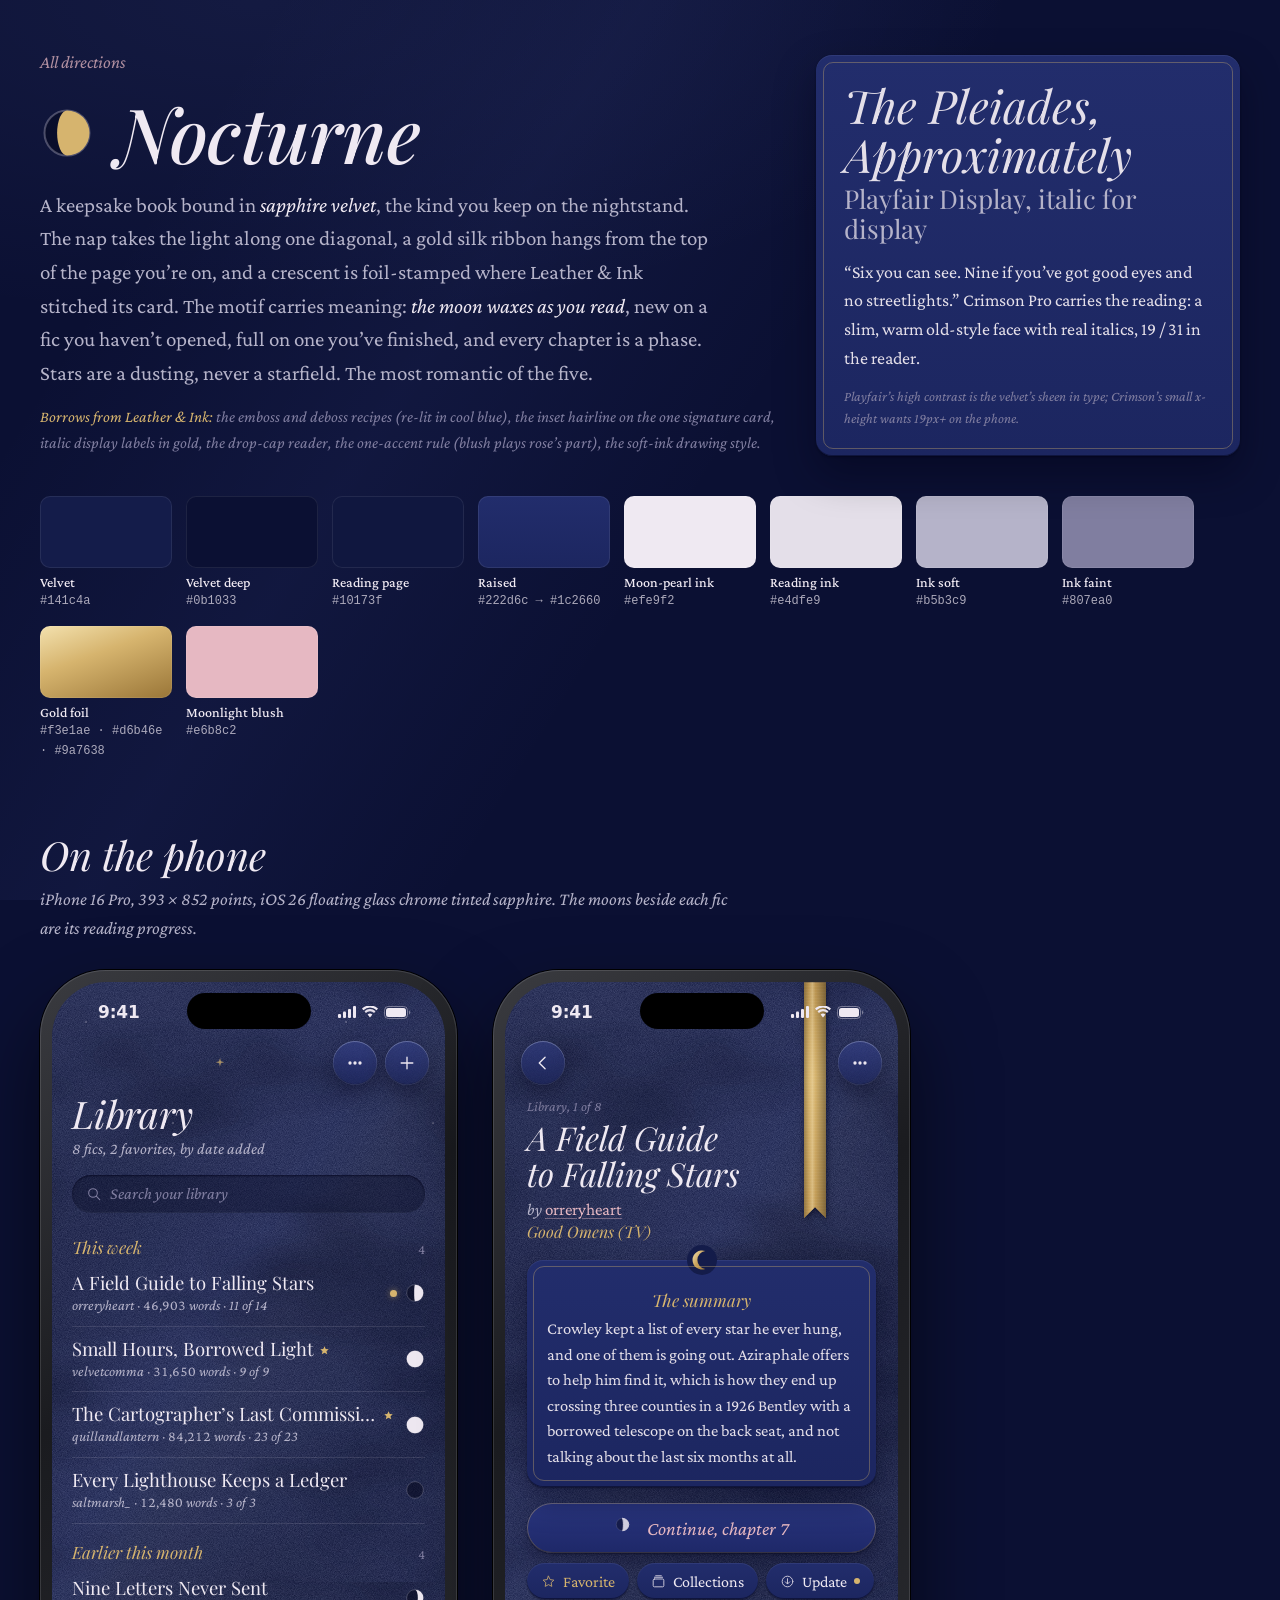
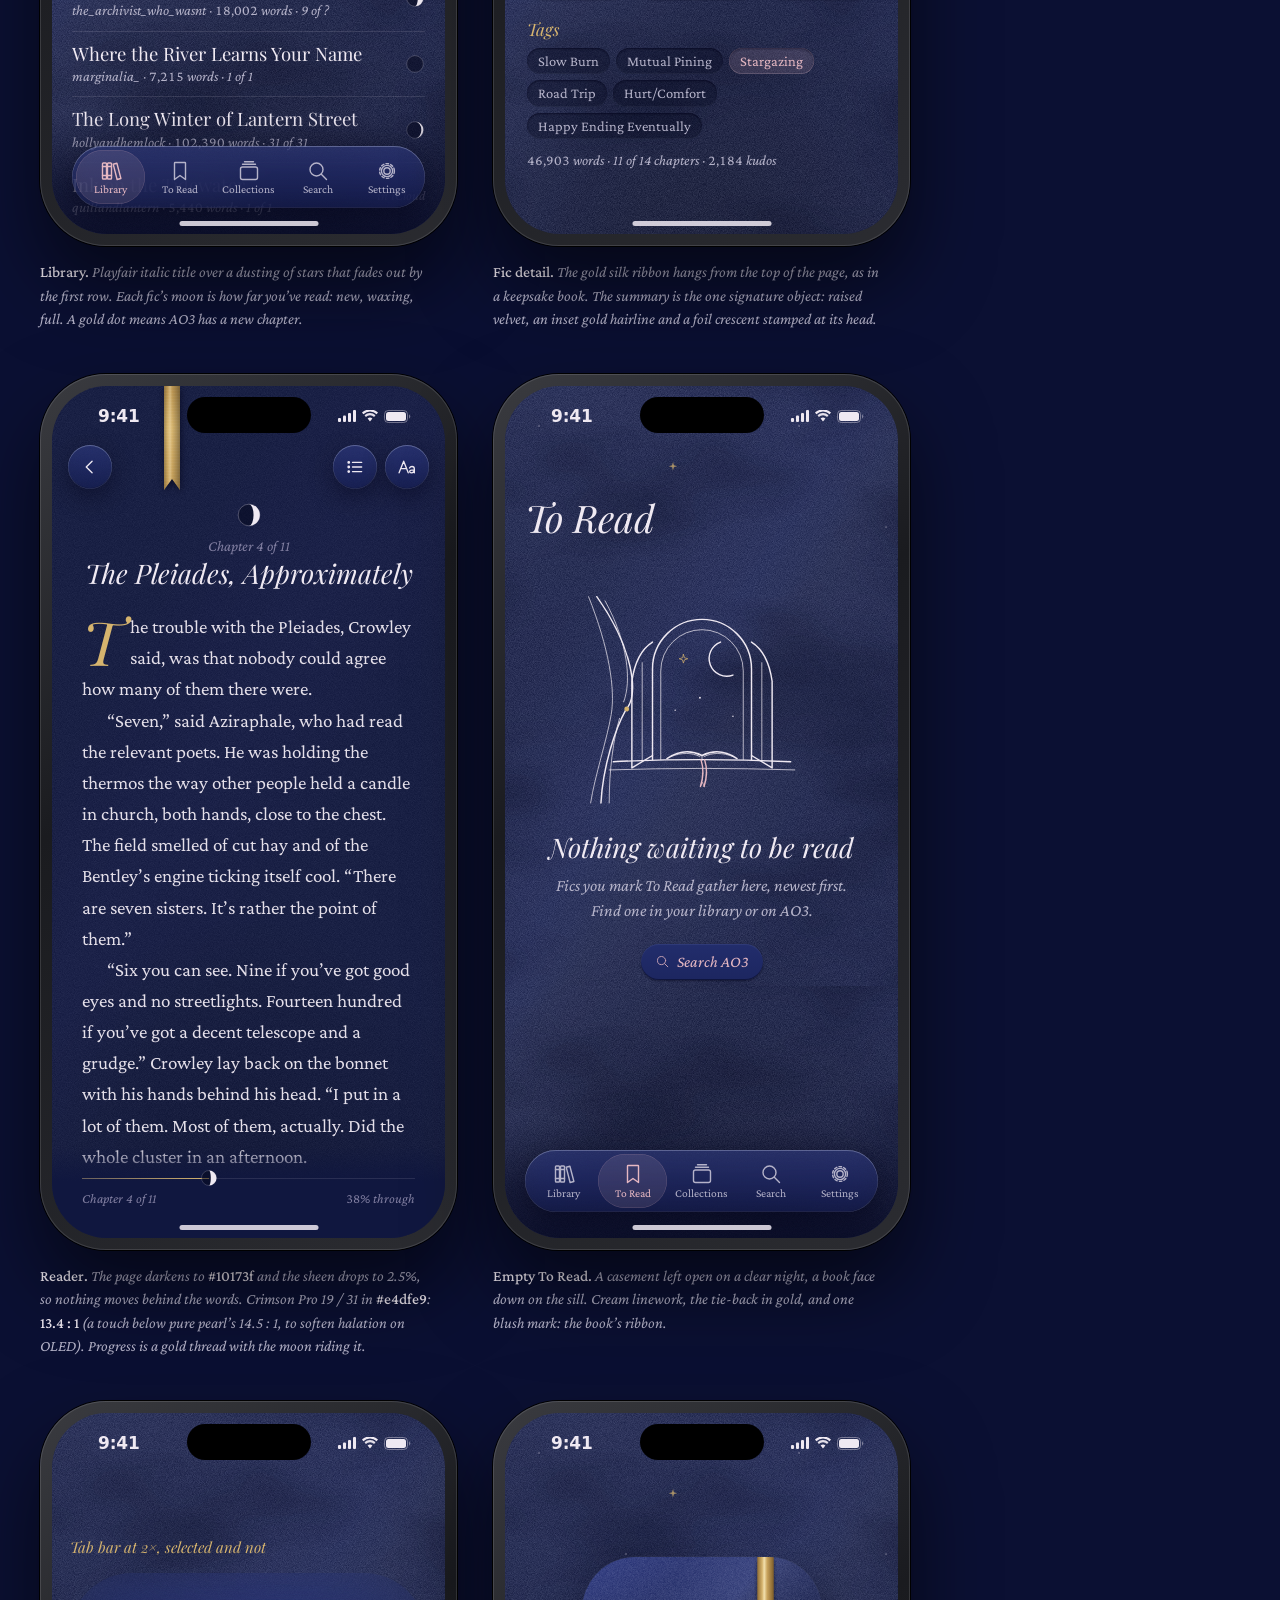
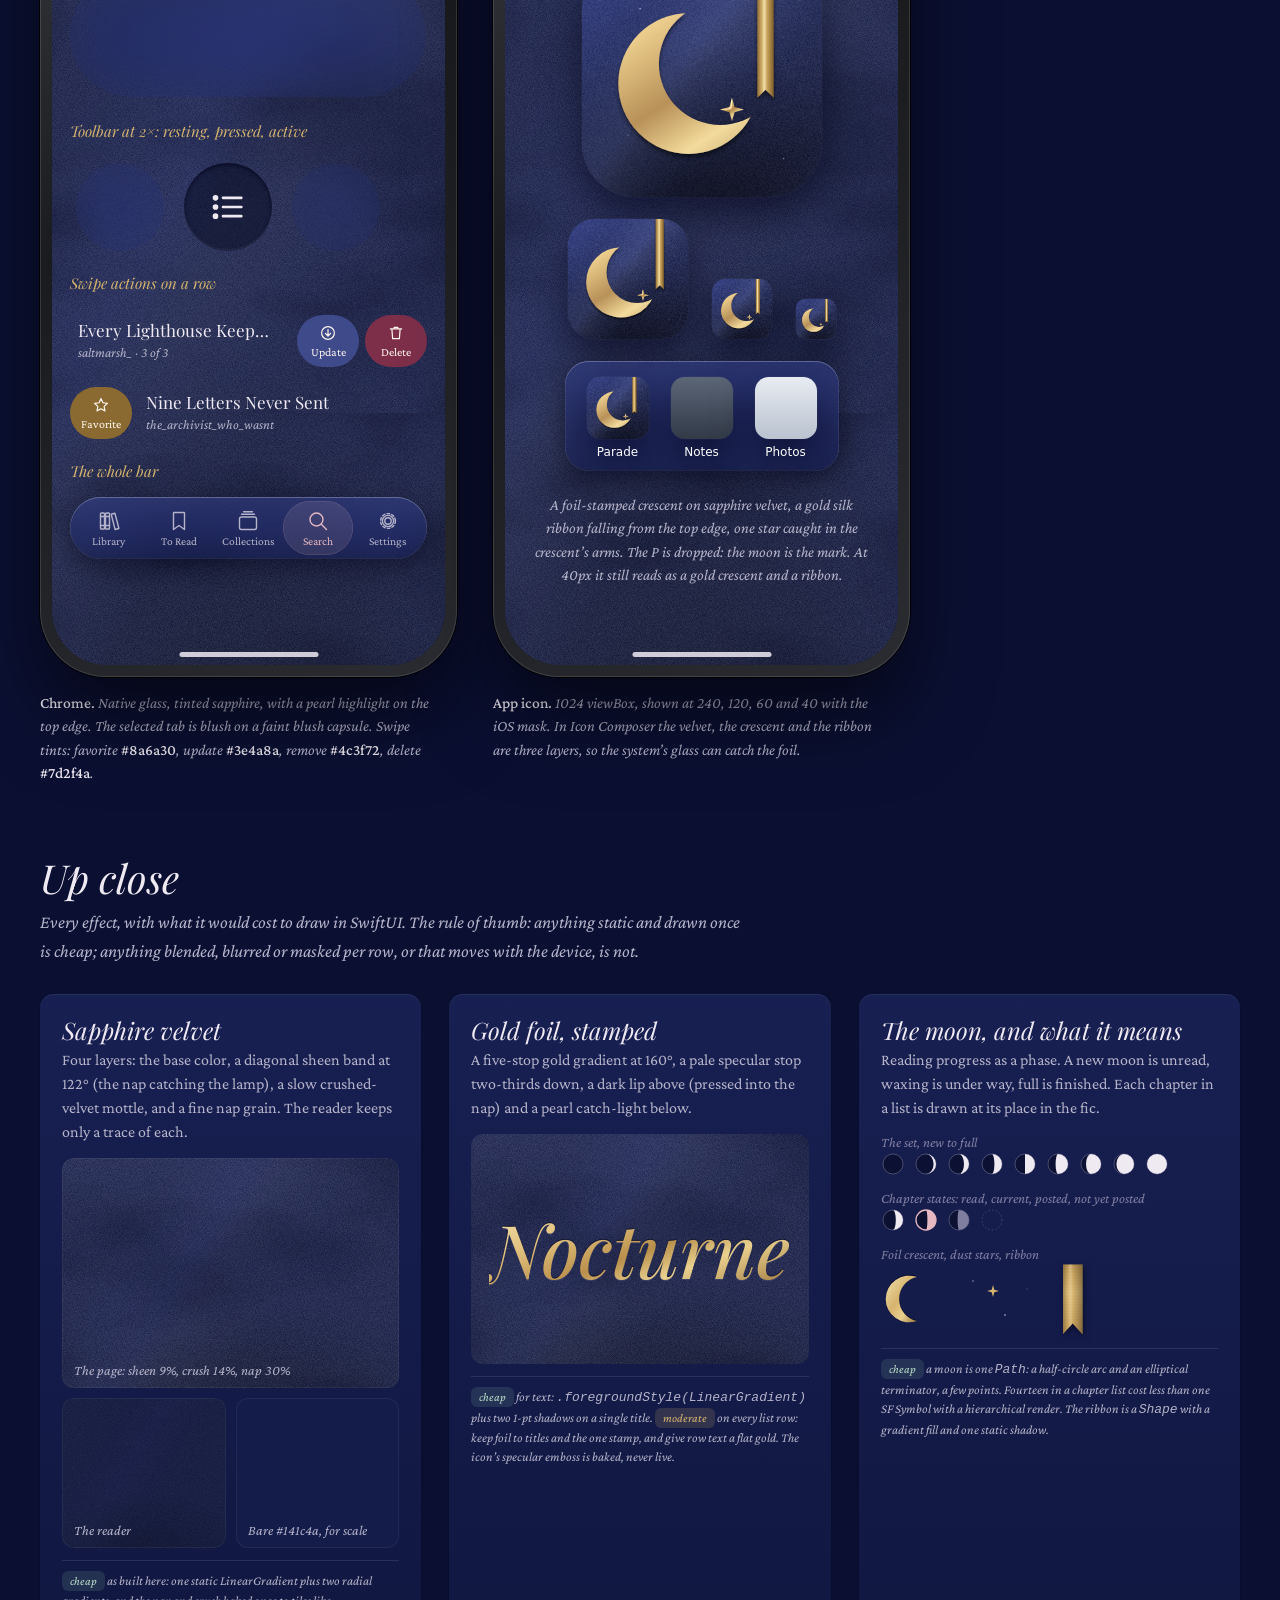
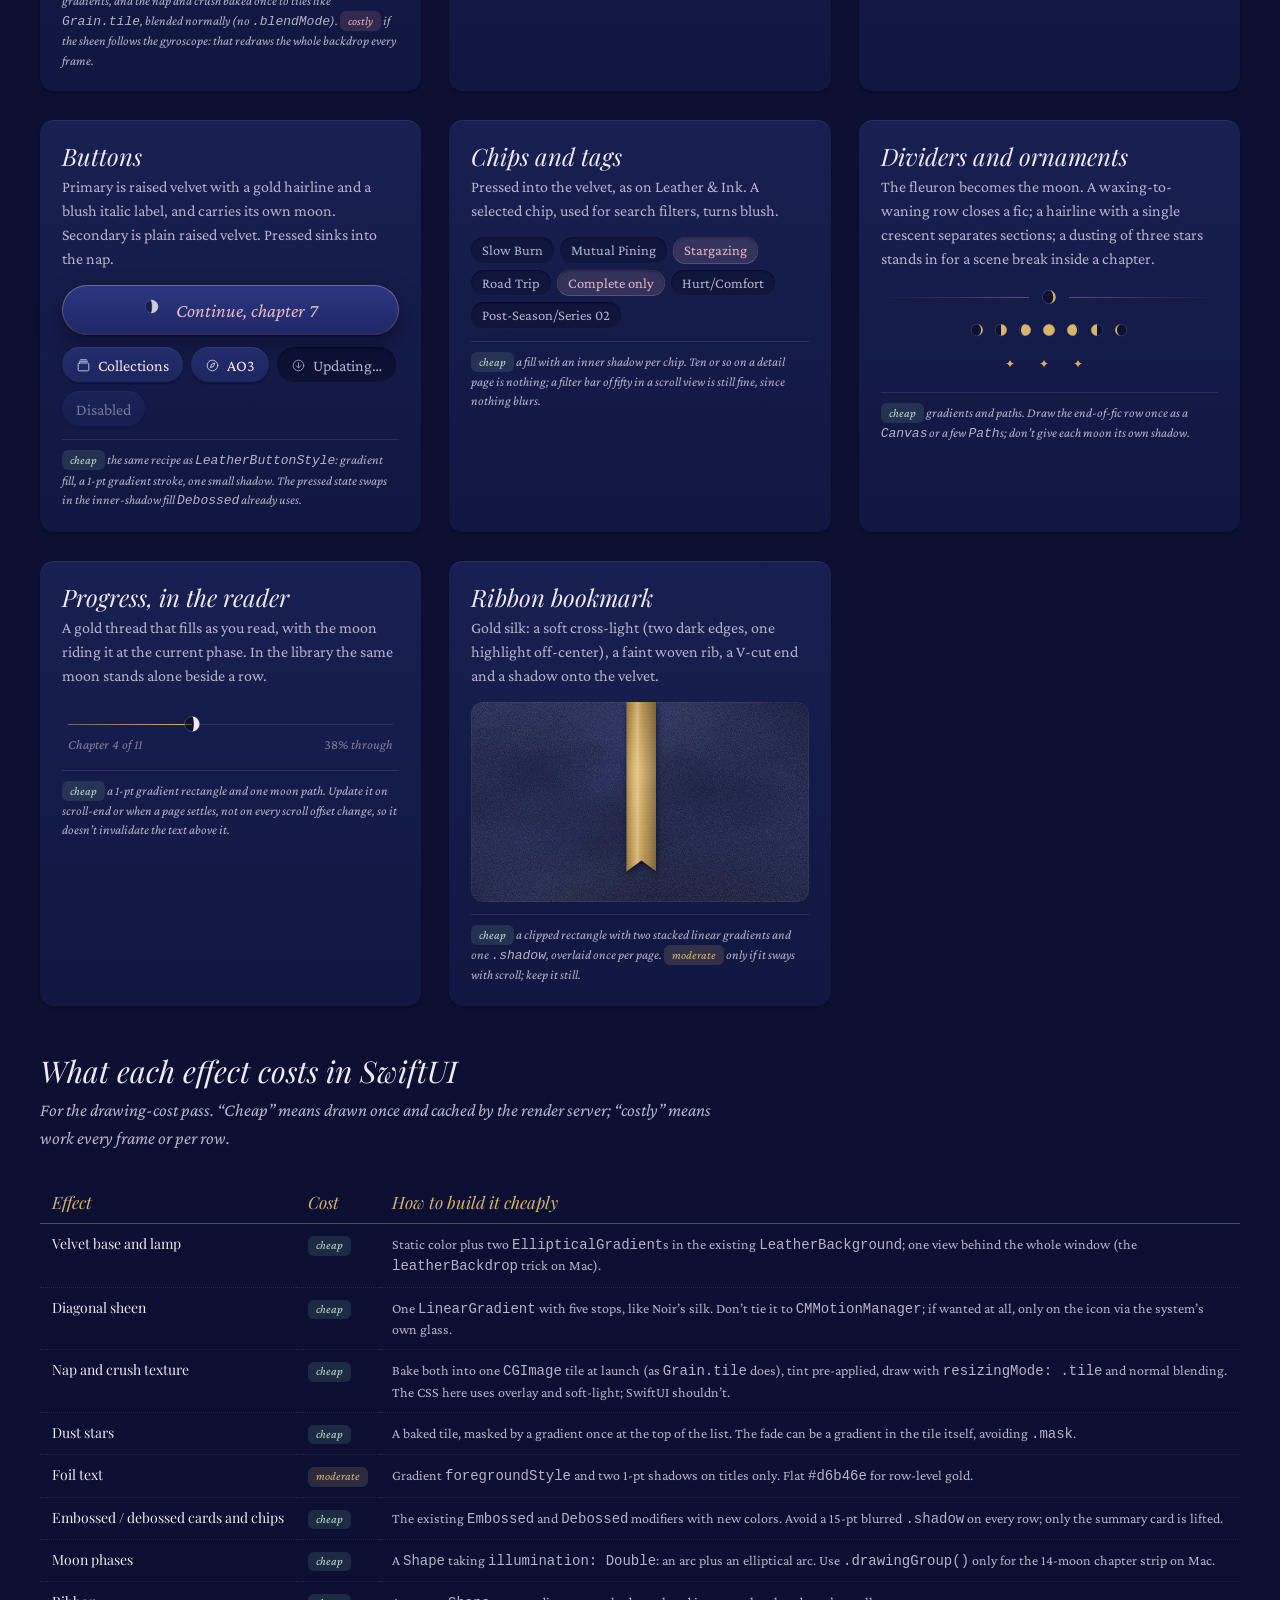
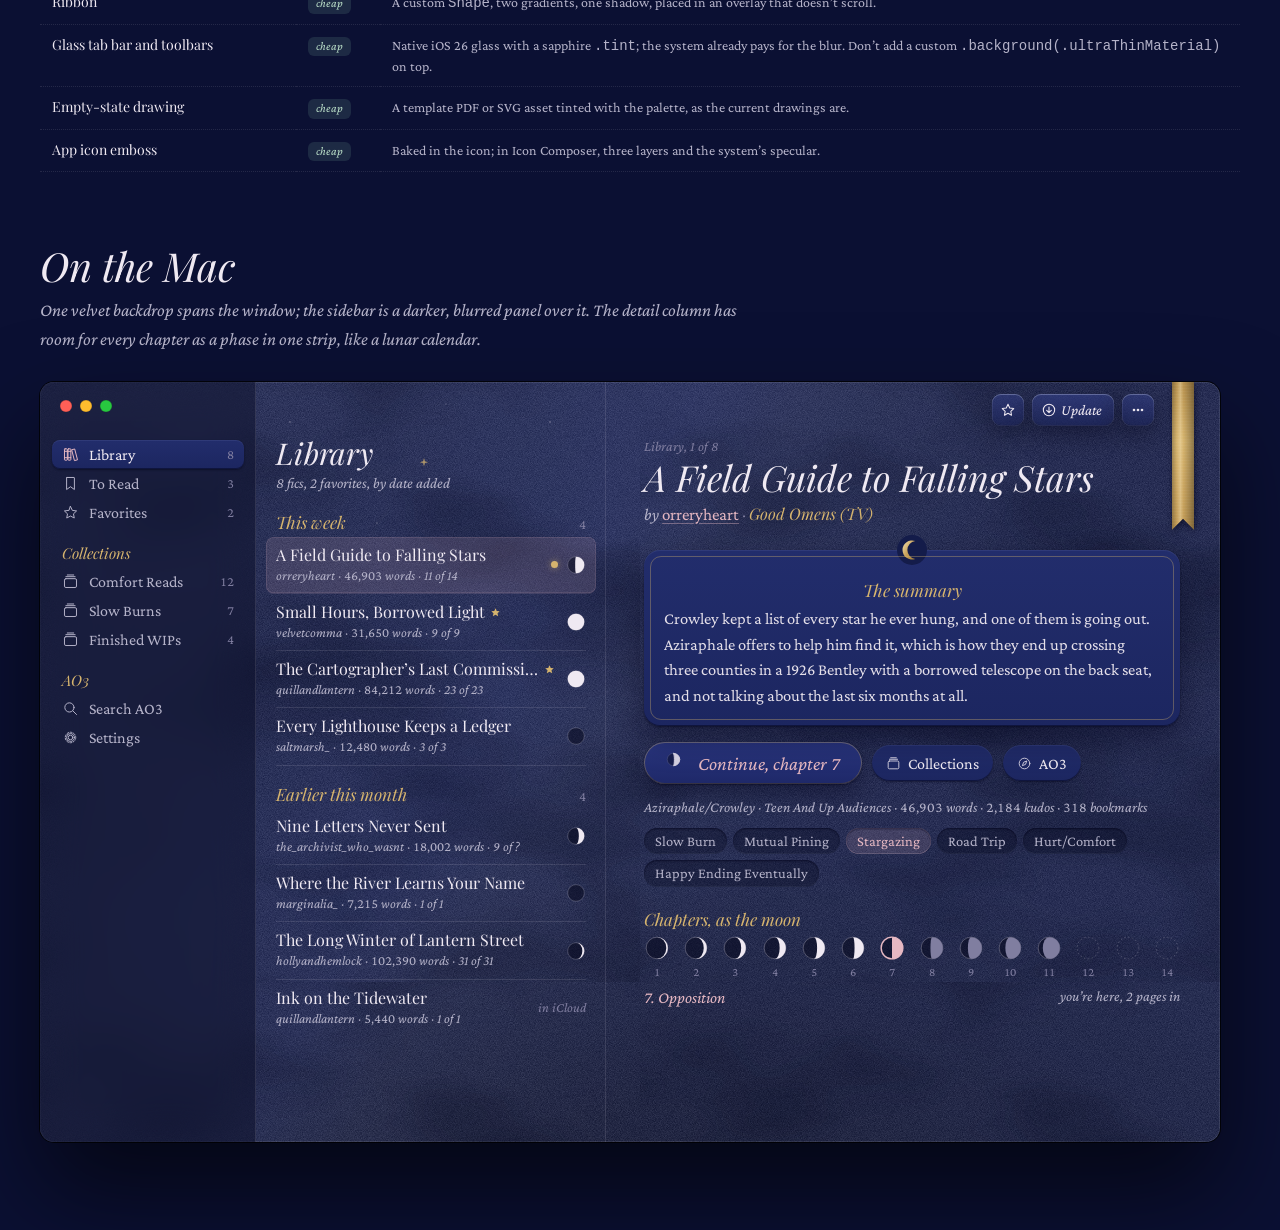
<file: prototypes/theme-celestial/nocturne/index.html>
<!doctype html>
<html lang="en">
<head>
<meta charset="utf-8">
<meta name="viewport" content="width=device-width, initial-scale=1">
<title>Nocturne · Parade celestial theme</title>
<link rel="stylesheet" href="../shared/base.css">
<link rel="stylesheet" href="theme.css">
</head>
<body>

<!-- Icons, drawn at 24 units in the same line weight as the soft-ink drawings. -->
<svg width="0" height="0" style="position:absolute" aria-hidden="true">
  <symbol id="i-books" viewBox="0 0 24 24"><rect x="3.5" y="4" width="4" height="16" rx=".8"/><rect x="8.5" y="4" width="4" height="16" rx=".8"/><path d="M14.2 5.2l3.7-1 4 15.3-3.8 1z"/><path d="M3.5 7.5h4M8.5 7.5h4M3.5 16.5h4M8.5 16.5h4"/></symbol>
  <symbol id="i-bookmark" viewBox="0 0 24 24"><path d="M7 3.5h10a.5.5 0 0 1 .5.5v16.5L12 16.5l-5.5 4V4a.5.5 0 0 1 .5-.5z"/></symbol>
  <symbol id="i-stack" viewBox="0 0 24 24"><rect x="3.5" y="8" width="17" height="12.5" rx="2"/><path d="M5.5 5.2h13M7.5 2.8h9"/></symbol>
  <symbol id="i-search" viewBox="0 0 24 24"><circle cx="10.5" cy="10.5" r="6.5"/><path d="M15.3 15.3l5.2 5.2"/></symbol>
  <symbol id="i-gear" viewBox="0 0 24 24"><circle cx="12" cy="12" r="3.2"/><circle cx="12" cy="12" r="7.4" stroke-dasharray="2.6 2.2"/><circle cx="12" cy="12" r="5.6"/></symbol>
  <symbol id="i-back" viewBox="0 0 24 24"><path d="M14.5 5l-7 7 7 7"/></symbol>
  <symbol id="i-more" viewBox="0 0 24 24"><circle cx="6" cy="12" r="1.2" fill="currentColor"/><circle cx="12" cy="12" r="1.2" fill="currentColor"/><circle cx="18" cy="12" r="1.2" fill="currentColor"/></symbol>
  <symbol id="i-plus" viewBox="0 0 24 24"><path d="M12 5v14M5 12h14"/></symbol>
  <symbol id="i-list" viewBox="0 0 24 24"><path d="M9 6.5h11M9 12h11M9 17.5h11"/><circle cx="4.5" cy="6.5" r=".9" fill="currentColor"/><circle cx="4.5" cy="12" r=".9" fill="currentColor"/><circle cx="4.5" cy="17.5" r=".9" fill="currentColor"/></symbol>
  <symbol id="i-text" viewBox="0 0 24 24"><path d="M2.5 19L8 5l5.5 14M4.6 14h6.8M15 13.2c.6-1.2 1.7-1.8 3-1.8 1.8 0 2.8 1 2.8 2.8V19M20.8 15.4c-3.6 0-5.6.7-5.6 2.1 0 1 .8 1.6 2 1.6 2 0 3.6-1.4 3.6-3.7"/></symbol>
  <symbol id="i-star" viewBox="0 0 24 24"><path d="M12 3.5l2.6 5.5 6 .8-4.4 4.1 1.1 5.9L12 17l-5.3 2.8 1.1-5.9-4.4-4.1 6-.8z"/></symbol>
  <symbol id="i-compass" viewBox="0 0 24 24"><circle cx="12" cy="12" r="8.5"/><path d="M15.5 8.5l-2 5-5 2 2-5z"/></symbol>
  <symbol id="i-down" viewBox="0 0 24 24"><circle cx="12" cy="12" r="8.5"/><path d="M12 7.5v8M8.5 12.5l3.5 3.5 3.5-3.5"/></symbol>
  <symbol id="i-trash" viewBox="0 0 24 24"><path d="M4.5 6.5h15M9.5 6.5V4.5h5v2M6.5 6.5l1 13h9l1-13"/></symbol>
  <symbol id="i-heart" viewBox="0 0 24 24"><path d="M12 19.5s-7.5-4.6-7.5-10A4.2 4.2 0 0 1 12 7a4.2 4.2 0 0 1 7.5 2.5c0 5.4-7.5 10-7.5 10z"/></symbol>
  <symbol id="i-fav" viewBox="0 0 10 10"><path d="M5 .3l1.4 3.1 3.3.3-2.5 2.2.8 3.3L5 7.5 2 9.2l.8-3.3L.3 3.7l3.3-.3z"/></symbol>
</svg>

<main class="gallery">

<!-- 1. Header -->
<header class="gallery-head">
  <div>
    <a class="back" href="../index.html">All directions</a>
    <h1><span class="moon gold" data-k=".72"></span>Nocturne</h1>
    <p class="mood">A keepsake book bound in <em>sapphire velvet</em>, the kind you keep on the nightstand. The nap takes the light along one diagonal, a gold silk ribbon hangs from the top of the page you’re on, and a crescent is foil-stamped where Leather & Ink stitched its card. The motif carries meaning: <em>the moon waxes as you read</em>, new on a fic you haven’t opened, full on one you’ve finished, and every chapter is a phase. Stars are a dusting, never a starfield. The most romantic of the five.</p>
    <p class="borrows"><b>Borrows from Leather & Ink:</b> the emboss and deboss recipes (re-lit in cool blue), the inset hairline on the one signature card, italic display labels in gold, the drop-cap reader, the one-accent rule (blush plays rose’s part), the soft-ink drawing style.</p>
  </div>
  <div class="specimen">
    <p class="big">The Pleiades, Approximately</p>
    <p class="big2">Playfair Display, italic for display</p>
    <p>“Six you can see. Nine if you’ve got good eyes and no streetlights.” Crimson Pro carries the reading: a slim, warm old-style face with real italics, 19 / 31 in the reader.</p>
    <p class="who">Playfair’s high contrast is the velvet’s sheen in type; Crimson’s small x-height wants 19px+ on the phone.</p>
  </div>
</header>

<div class="swatches" role="list" aria-label="Palette">
  <div class="swatch" role="listitem"><div class="chip-color" style="background:#141c4a"></div><b>Velvet</b><code>#141c4a</code></div>
  <div class="swatch" role="listitem"><div class="chip-color" style="background:#0b1033"></div><b>Velvet deep</b><code>#0b1033</code></div>
  <div class="swatch" role="listitem"><div class="chip-color" style="background:#10173f"></div><b>Reading page</b><code>#10173f</code></div>
  <div class="swatch" role="listitem"><div class="chip-color" style="background:linear-gradient(#222d6c,#1c2660)"></div><b>Raised</b><code>#222d6c → #1c2660</code></div>
  <div class="swatch" role="listitem"><div class="chip-color" style="background:#efe9f2"></div><b>Moon-pearl ink</b><code>#efe9f2</code></div>
  <div class="swatch" role="listitem"><div class="chip-color" style="background:#e4dfe9"></div><b>Reading ink</b><code>#e4dfe9</code></div>
  <div class="swatch" role="listitem"><div class="chip-color" style="background:#b5b3c9"></div><b>Ink soft</b><code>#b5b3c9</code></div>
  <div class="swatch" role="listitem"><div class="chip-color" style="background:#807ea0"></div><b>Ink faint</b><code>#807ea0</code></div>
  <div class="swatch" role="listitem"><div class="chip-color" style="background:linear-gradient(160deg,#f3e1ae,#d6b46e 40%,#9a7638)"></div><b>Gold foil</b><code>#f3e1ae · #d6b46e · #9a7638</code></div>
  <div class="swatch" role="listitem"><div class="chip-color" style="background:#e6b8c2"></div><b>Moonlight blush</b><code>#e6b8c2</code></div>
</div>

<!-- 2. Screens -->
<h2 class="section-title">On the phone</h2>
<p class="section-note">iPhone 16 Pro, 393 × 852 points, iOS 26 floating glass chrome tinted sapphire. The moons beside each fic are its reading progress.</p>

<div class="screens">

  <!-- Library -->
  <figure class="screen-figure">
    <div class="phone"><div class="screen velvet">
      <div class="nap"></div><div class="dust"></div>
      <div class="navbar">
        <span></span>
        <div class="group"><span class="gbtn glass"><svg><use href="#i-more"/></svg></span><span class="gbtn glass"><svg><use href="#i-plus"/></svg></span></div>
      </div>
      <div class="content">
        <div class="lib">
          <h1 class="large-title">Library</h1>
          <p class="subtitle">8 fics, 2 favorites, by date added</p>
          <div class="search"><svg viewBox="0 0 24 24"><use href="#i-search"/></svg>Search your library</div>

          <div class="group-head"><span class="kicker">This week</span><span class="count num">4</span></div>
          <div class="row"><div class="text"><div class="title"><span>A Field Guide to Falling Stars</span></div><div class="meta">orreryheart · <span class="num">46,903</span> words · 11 of 14</div></div><div class="side"><span class="update-dot" title="Update waiting"></span><span class="moon" data-k=".55"></span></div></div>
          <div class="row"><div class="text"><div class="title"><span>Small Hours, Borrowed Light</span><svg class="fav" viewBox="0 0 10 10"><use href="#i-fav"/></svg></div><div class="meta">velvetcomma · <span class="num">31,650</span> words · 9 of 9</div></div><div class="side"><span class="moon" data-k="1"></span></div></div>
          <div class="row"><div class="text"><div class="title"><span>The Cartographer’s Last Commission</span><svg class="fav" viewBox="0 0 10 10"><use href="#i-fav"/></svg></div><div class="meta">quillandlantern · <span class="num">84,212</span> words · 23 of 23</div></div><div class="side"><span class="moon" data-k="1"></span></div></div>
          <div class="row"><div class="text"><div class="title"><span>Every Lighthouse Keeps a Ledger</span></div><div class="meta">saltmarsh_ · <span class="num">12,480</span> words · 3 of 3</div></div><div class="side"><span class="moon" data-k="0"></span></div></div>

          <div class="group-head"><span class="kicker">Earlier this month</span><span class="count num">4</span></div>
          <div class="row"><div class="text"><div class="title"><span>Nine Letters Never Sent</span></div><div class="meta">the_archivist_who_wasnt · <span class="num">18,002</span> words · 9 of ?</div></div><div class="side"><span class="moon" data-k=".33"></span></div></div>
          <div class="row"><div class="text"><div class="title"><span>Where the River Learns Your Name</span></div><div class="meta">marginalia_ · <span class="num">7,215</span> words · 1 of 1</div></div><div class="side"><span class="moon" data-k="0"></span></div></div>
          <div class="row"><div class="text"><div class="title"><span>The Long Winter of Lantern Street</span></div><div class="meta">hollyandhemlock · <span class="num">102,390</span> words · 31 of 31</div></div><div class="side"><span class="moon" data-k=".12"></span></div></div>
          <div class="row"><div class="text"><div class="title"><span>Ink on the Tidewater</span></div><div class="meta">quillandlantern · <span class="num">5,440</span> words · 1 of 1</div></div><div class="side"><span class="icloud">in iCloud</span></div></div>
        </div>
      </div>
      <div class="under-tabs"></div>
      <nav class="tabbar glass" data-on="library"></nav>
    </div></div>
    <figcaption><b>Library.</b> Playfair italic title over a dusting of stars that fades out by the first row. Each fic’s moon is how far you’ve read: new, waxing, full. A gold dot means AO3 has a new chapter.</figcaption>
  </figure>

  <!-- Detail -->
  <figure class="screen-figure">
    <div class="phone"><div class="screen velvet">
      <div class="nap"></div>
      <div class="ribbon" style="right:72px;height:236px"></div>
      <div class="navbar">
        <span class="gbtn glass"><svg><use href="#i-back"/></svg></span>
        <div class="group"><span class="gbtn glass"><svg><use href="#i-more"/></svg></span></div>
      </div>
      <div class="content">
        <div class="detail" style="padding-top:62px">
          <div class="running-head">Library, 1 of 8</div>
          <h2>A Field Guide to Falling Stars</h2>
          <div class="byline">by <a href="#">orreryheart</a></div>
          <div class="fandom">Good Omens (TV)</div>

          <div class="summary-card">
            <span class="stamp"><svg viewBox="-12 -12 24 24" width="24" height="24"><defs><linearGradient id="sf" x1="0" y1="0" x2="1" y2="1"><stop offset="0" stop-color="#f3e1ae"/><stop offset=".5" stop-color="#c9a35c"/><stop offset="1" stop-color="#9a7638"/></linearGradient></defs><path fill="url(#sf)" d="M3.25-8.93A9.5 9.5 0 1 0 3.25 8.93A9 9 0 0 1 3.25-8.93Z"/></svg></span>
            <div class="kicker">The summary</div>
            <p>Crowley kept a list of every star he ever hung, and one of them is going out. Aziraphale offers to help him find it, which is how they end up crossing three counties in a 1926 Bentley with a borrowed telescope on the back seat, and not talking about the last six months at all.</p>
          </div>

          <div class="btn primary"><span class="moon" data-k=".43"></span>Continue, chapter 7</div>
          <div class="actions" style="margin-top:10px">
            <span class="btn" style="color:var(--gold)"><svg viewBox="0 0 24 24"><use href="#i-star"/></svg>Favorite</span>
            <span class="btn"><svg viewBox="0 0 24 24"><use href="#i-stack"/></svg>Collections</span>
            <span class="btn"><svg viewBox="0 0 24 24"><use href="#i-down"/></svg>Update<span class="dot"></span></span>
          </div>

          <div class="kicker" style="margin:20px 0 8px">Tags</div>
          <div class="chips">
            <span class="chip">Slow Burn</span><span class="chip">Mutual Pining</span><span class="chip on">Stargazing</span><span class="chip">Road Trip</span><span class="chip">Hurt/Comfort</span><span class="chip">Happy Ending Eventually</span>
          </div>
          <div class="meta" style="margin-top:12px"><span class="num">46,903</span> words · 11 of 14 chapters · <span class="num">2,184</span> kudos</div>
        </div>
      </div>
      <div class="home-indicator"></div>
    </div></div>
    <figcaption><b>Fic detail.</b> The gold silk ribbon hangs from the top of the page, as in a keepsake book. The summary is the one signature object: raised velvet, an inset gold hairline and a foil crescent stamped at its head.</figcaption>
  </figure>

  <!-- Reader -->
  <figure class="screen-figure">
    <div class="phone"><div class="screen velvet reading">
      <div class="nap"></div>
      <div class="ribbon" style="left:112px;height:104px;width:16px"></div>
      <div class="navbar">
        <span class="gbtn glass"><svg><use href="#i-back"/></svg></span>
        <div class="group"><span class="gbtn glass"><svg><use href="#i-list"/></svg></span><span class="gbtn glass"><svg><use href="#i-text"/></svg></span></div>
      </div>
      <div class="content">
        <div class="reader" style="padding-top:62px">
          <div class="ch-head">
            <span class="moon" data-k=".29"></span>
            <div class="no">Chapter 4 of 11</div>
            <h3>The Pleiades, Approximately</h3>
          </div>
          <div class="prose">
            <p>The trouble with the Pleiades, Crowley said, was that nobody could agree how many of them there were.</p>
            <p>“Seven,” said Aziraphale, who had read the relevant poets. He was holding the thermos the way other people held a candle in church, both hands, close to the chest. The field smelled of cut hay and of the Bentley’s engine ticking itself cool. “There are seven sisters. It’s rather the point of them.”</p>
            <p>“Six you can see. Nine if you’ve got good eyes and no streetlights. Fourteen hundred if you’ve got a decent telescope and a grudge.” Crowley lay back on the bonnet with his hands behind his head. “I put in a lot of them. Most of them, actually. Did the whole cluster in an afternoon.</p>
          </div>
        </div>
      </div>
      <div class="reader-foot">
        <div class="progress"><i></i><span class="moon" data-k=".38"></span></div>
        <div class="progress-label"><span>Chapter 4 of 11</span><span><span class="num">38</span>% through</span></div>
      </div>
      <div class="home-indicator"></div>
    </div></div>
    <figcaption><b>Reader.</b> The page darkens to <b>#10173f</b> and the sheen drops to 2.5%, so nothing moves behind the words. Crimson Pro 19 / 31 in <b>#e4dfe9</b>: <b>13.4 : 1</b> (a touch below pure pearl’s 14.5 : 1, to soften halation on OLED). Progress is a gold thread with the moon riding it.</figcaption>
  </figure>

  <!-- Empty -->
  <figure class="screen-figure">
    <div class="phone"><div class="screen velvet">
      <div class="nap"></div><div class="dust"></div>
      <div class="content">
        <div class="lib" style="padding-top:58px">
          <h1 class="large-title">To Read</h1>
        </div>
        <div class="empty">
          <svg class="art" viewBox="0 0 320 240" role="img" aria-label="An open window at night, a crescent moon outside, a book left open on the sill">
            <!-- curtain, tied back -->
            <path d="M58 22 C 92 70 100 116 86 132 C 76 150 64 186 62 222"/>
            <path class="thin" d="M50 22 C 70 72 76 112 72 136 C 68 160 56 196 52 222"/>
            <path class="thin" d="M66 26 C 88 66 92 104 84 124"/>
            <path class="thin" d="M80 140 C 74 160 70 190 70 222"/>
            <circle class="fill-gold" cx="87" cy="131" r="2.4"/>
            <!-- window arch and inner frame -->
            <path d="M112 180 V 92 A 48 48 0 0 1 208 92 V 180"/>
            <path class="thin" d="M120 180 V 94 A 40 40 0 0 1 200 94 V 180"/>
            <!-- casements swung in -->
            <path d="M112 176 L 92 188 L 92 104 Q 96 76 112 66"/>
            <path class="thin" d="M102 182 L 102 86"/>
            <path d="M208 176 L 228 188 L 228 104 Q 224 76 208 66"/>
            <path class="thin" d="M218 182 L 218 86"/>
            <!-- outside: crescent and a dusting -->
            <path d="M178 66 A 17 17 0 1 0 190 98 A 13.5 13.5 0 1 1 178 66 Z" class="fill-soft"/>
            <path class="gold thin" d="M142 78 l1 3.2 3.2 1 -3.2 1 -1 3.2 -1 -3.2 -3.2 -1 3.2 -1z"/>
            <circle class="fill-gold" cx="158" cy="120" r=".9" style="fill:var(--ink)"/>
            <circle class="fill-gold" cx="134" cy="132" r=".7" style="fill:var(--ink)"/>
            <circle class="fill-gold" cx="190" cy="138" r=".7" style="fill:var(--ink)"/>
            <!-- sill -->
            <path d="M74 182 Q 160 178 246 182"/>
            <path class="thin" d="M70 190 Q 160 187 250 190"/>
            <!-- an open book left on the sill -->
            <path d="M126 179 C 138 171 150 171 160 176 C 170 171 182 171 194 179"/>
            <path class="thin" d="M130 177 C 140 173 150 173 158 177 M162 177 C 170 173 180 173 190 177"/>
            <path class="thin" d="M160 176 V 181"/>
            <!-- the one accent: its ribbon, trailing over the edge -->
            <path class="accent" d="M159 180 Q 163 192 158.5 206 M162.5 180 Q 166.5 192 162 206"/>
            <path class="accent thin" d="M158.5 206 L 160.6 202 L 162 206"/>
          </svg>
          <h3>Nothing waiting to be read</h3>
          <p>Fics you mark To Read gather here, newest first. Find one in your library or on AO3.</p>
          <span class="btn" style="font-style:italic;color:var(--blush)"><svg viewBox="0 0 24 24"><use href="#i-search"/></svg>Search AO3</span>
        </div>
      </div>
      <div class="under-tabs"></div>
      <nav class="tabbar glass" data-on="toread"></nav>
    </div></div>
    <figcaption><b>Empty To Read.</b> A casement left open on a clear night, a book face down on the sill. Cream linework, the tie-back in gold, and one blush mark: the book’s ribbon.</figcaption>
  </figure>

  <!-- Chrome close-up -->
  <figure class="screen-figure">
    <div class="phone"><div class="screen velvet">
      <div class="nap"></div>
      <div class="content">
        <div class="chrome-sheet">
          <div class="label">Tab bar at 2×, selected and not</div>
          <div style="height:132px">
            <div class="zoom2" style="transform:scale(2);width:178px">
              <div class="tabbar glass" style="padding:4px;height:62px;border-radius:31px">
                <span class="tab on"><svg><use href="#i-books"/></svg>Library</span>
                <span class="tab"><svg><use href="#i-bookmark"/></svg>To Read</span>
              </div>
            </div>
          </div>

          <div class="label">Toolbar at 2×: resting, pressed, active</div>
          <div style="height:100px">
            <div class="zoom2" style="transform:scale(2);display:flex;gap:10px;width:180px;padding:3px">
              <span class="gbtn glass"><svg><use href="#i-back"/></svg></span>
              <span class="gbtn pressed"><svg><use href="#i-list"/></svg></span>
              <span class="gbtn glass on"><svg><use href="#i-star"/></svg></span>
            </div>
          </div>

          <div class="label">Swipe actions on a row</div>
          <div class="swipe-row">
            <div class="slid"><div class="row" style="border:0;padding:0"><div class="text"><div class="title" style="font-size:17px"><span>Every Lighthouse Keeps…</span></div><div class="meta" style="font-size:13.5px">saltmarsh_ · 3 of 3</div></div></div></div>
            <div class="swipe-actions">
              <span style="background:#3e4a8a"><svg viewBox="0 0 24 24"><use href="#i-down"/></svg>Update</span>
              <span style="background:#7d2f4a"><svg viewBox="0 0 24 24"><use href="#i-trash"/></svg>Delete</span>
            </div>
          </div>
          <div class="swipe-row" style="margin-top:-8px">
            <div class="swipe-actions" style="padding:6px 6px 6px 0">
              <span style="background:#8a6a30"><svg viewBox="0 0 24 24"><use href="#i-star"/></svg>Favorite</span>
            </div>
            <div class="slid"><div class="row" style="border:0;padding:0"><div class="text"><div class="title" style="font-size:17px"><span>Nine Letters Never Sent</span></div><div class="meta" style="font-size:13.5px">the_archivist_who_wasnt</div></div></div></div>
          </div>

          <div class="label">The whole bar</div>
          <nav class="tabbar glass" data-on="search" style="position:relative;left:0;right:0;bottom:0"></nav>
        </div>
      </div>
      <div class="home-indicator"></div>
    </div></div>
    <figcaption><b>Chrome.</b> Native glass, tinted sapphire, with a pearl highlight on the top edge. The selected tab is blush on a faint blush capsule. Swipe tints: favorite <b>#8a6a30</b>, update <b>#3e4a8a</b>, remove <b>#4c3f72</b>, delete <b>#7d2f4a</b>.</figcaption>
  </figure>

  <!-- App icon -->
  <figure class="screen-figure">
    <div class="phone"><div class="screen velvet">
      <div class="nap"></div><div class="dust"></div>
      <div class="content">
        <div class="icon-sheet">
          <div class="icon-mask" style="width:240px;height:240px" id="icon-big"></div>
          <div class="icon-row">
            <div class="icon-mask" style="width:120px;height:120px" data-icon></div>
            <div class="icon-mask" style="width:60px;height:60px" data-icon></div>
            <div class="icon-mask" style="width:40px;height:40px;border-radius:9px" data-icon></div>
          </div>
          <div class="homescreen glass">
            <figure><div class="icon-mask" style="width:62px;height:62px" data-icon></div>Parade</figure>
            <figure><div class="icon-mask" style="width:62px;height:62px;background:linear-gradient(#5b6677,#323a48)"></div>Notes</figure>
            <figure><div class="icon-mask" style="width:62px;height:62px;background:linear-gradient(#e8ecf2,#b9c2cf)"></div>Photos</figure>
          </div>
          <p class="icon-note">A foil-stamped crescent on sapphire velvet, a gold silk ribbon falling from the top edge, one star caught in the crescent’s arms. The P is dropped: the moon is the mark. At 40px it still reads as a gold crescent and a ribbon.</p>
        </div>
      </div>
      <div class="home-indicator"></div>
    </div></div>
    <figcaption><b>App icon.</b> 1024 viewBox, shown at 240, 120, 60 and 40 with the iOS mask. In Icon Composer the velvet, the crescent and the ribbon are three layers, so the system’s glass can catch the foil.</figcaption>
  </figure>

</div>

<!-- 3. Details up close -->
<h2 class="section-title">Up close</h2>
<p class="section-note">Every effect, with what it would cost to draw in SwiftUI. The rule of thumb: anything static and drawn once is cheap; anything blended, blurred or masked per row, or that moves with the device, is not.</p>

<div class="details-grid">

  <div class="detail-card">
    <h3>Sapphire velvet</h3>
    <p>Four layers: the base color, a diagonal sheen band at 122° (the nap catching the lamp), a slow crushed-velvet mottle, and a fine nap grain. The reader keeps only a trace of each.</p>
    <div class="big-swatch velvet"><div class="nap"></div><span class="cap">The page: sheen 9%, crush 14%, nap 30%</span></div>
    <div class="split2" style="margin-top:10px">
      <div class="big-swatch velvet reading"><div class="nap"></div><span class="cap">The reader</span></div>
      <div class="big-swatch" style="background:var(--velvet)"><span class="cap">Bare #141c4a, for scale</span></div>
    </div>
    <div class="cost"><span class="cost-tag cheap">cheap</span> as built here: one static LinearGradient plus two radial gradients, and the nap and crush baked once to tiles like <code>Grain.tile</code>, blended normally (no <code>.blendMode</code>). <span class="cost-tag costly">costly</span> if the sheen follows the gyroscope: that redraws the whole backdrop every frame.</div>
  </div>

  <div class="detail-card">
    <h3>Gold foil, stamped</h3>
    <p>A five-stop gold gradient at 160°, a pale specular stop two-thirds down, a dark lip above (pressed into the nap) and a pearl catch-light below.</p>
    <div class="foil-sample velvet"><div class="nap"></div><span class="foil-word foil">Nocturne</span></div>
    <div class="cost"><span class="cost-tag cheap">cheap</span> for text: <code>.foregroundStyle(LinearGradient)</code> plus two 1-pt shadows on a single title. <span class="cost-tag mod">moderate</span> on every list row: keep foil to titles and the one stamp, and give row text a flat gold. The icon’s specular emboss is baked, never live.</div>
  </div>

  <div class="detail-card">
    <h3>The moon, and what it means</h3>
    <p>Reading progress as a phase. A new moon is unread, waxing is under way, full is finished. Each chapter in a list is drawn at its place in the fic.</p>
    <div class="motif-label">The set, new to full</div>
    <div class="motif-row" id="phase-set"></div>
    <div class="motif-label">Chapter states: read, current, posted, not yet posted</div>
    <div class="motif-row">
      <span class="moon" data-k=".36"></span>
      <span class="moon current" data-k=".43" style="color:var(--blush)"></span>
      <span class="moon" data-k=".57" style="color:var(--ink-faint)"></span>
      <span class="moon unread" data-k="0"></span>
    </div>
    <div class="motif-label">Foil crescent, dust stars, ribbon</div>
    <div class="motif-row" style="gap:28px">
      <svg width="56" height="56" viewBox="-30 -30 60 60"><defs><linearGradient id="fc" x1="0" y1="0" x2="1" y2="1"><stop offset="0" stop-color="#f3e1ae"/><stop offset=".45" stop-color="#d6b46e"/><stop offset=".7" stop-color="#e9d08f"/><stop offset="1" stop-color="#9a7638"/></linearGradient></defs><path fill="url(#fc)" d="M8.55-23.5A25 25 0 1 0 8.55 23.5A24 24 0 0 1 8.55-23.5Z" style="filter:drop-shadow(0 -1px 0 rgba(0,0,20,.6))"/></svg>
      <svg width="70" height="56" viewBox="0 0 70 56"><g fill="#efe9f2"><circle cx="8" cy="10" r=".8" opacity=".6"/><circle cx="40" cy="44" r="1" opacity=".5"/><circle cx="62" cy="18" r=".6" opacity=".4"/></g><path fill="#d6b46e" d="M28 14l1.3 4.7 4.7 1.3-4.7 1.3-1.3 4.7-1.3-4.7-4.7-1.3 4.7-1.3z"/></svg>
      <div class="ribbon" style="position:relative;height:70px;width:20px"></div>
    </div>
    <div class="cost"><span class="cost-tag cheap">cheap</span> a moon is one <code>Path</code>: a half-circle arc and an elliptical terminator, a few points. Fourteen in a chapter list cost less than one SF Symbol with a hierarchical render. The ribbon is a <code>Shape</code> with a gradient fill and one static shadow.</div>
  </div>

  <div class="detail-card">
    <h3>Buttons</h3>
    <p>Primary is raised velvet with a gold hairline and a blush italic label, and carries its own moon. Secondary is plain raised velvet. Pressed sinks into the nap.</p>
    <div class="btn primary" style="margin-bottom:12px"><span class="moon" data-k=".43"></span>Continue, chapter 7</div>
    <div class="actions">
      <span class="btn"><svg viewBox="0 0 24 24"><use href="#i-stack"/></svg>Collections</span>
      <span class="btn"><svg viewBox="0 0 24 24"><use href="#i-compass"/></svg>AO3</span>
      <span class="btn pressed"><svg viewBox="0 0 24 24"><use href="#i-down"/></svg>Updating…</span>
      <span class="btn" style="opacity:.45">Disabled</span>
    </div>
    <div class="cost"><span class="cost-tag cheap">cheap</span> the same recipe as <code>LeatherButtonStyle</code>: gradient fill, a 1-pt gradient stroke, one small shadow. The pressed state swaps in the inner-shadow fill <code>Debossed</code> already uses.</div>
  </div>

  <div class="detail-card">
    <h3>Chips and tags</h3>
    <p>Pressed into the velvet, as on Leather & Ink. A selected chip, used for search filters, turns blush.</p>
    <div class="chips">
      <span class="chip">Slow Burn</span><span class="chip">Mutual Pining</span><span class="chip on">Stargazing</span><span class="chip">Road Trip</span><span class="chip on">Complete only</span><span class="chip">Hurt/Comfort</span><span class="chip">Post-Season/Series 02</span>
    </div>
    <div class="cost"><span class="cost-tag cheap">cheap</span> a fill with an inner shadow per chip. Ten or so on a detail page is nothing; a filter bar of fifty in a scroll view is still fine, since nothing blurs.</div>
  </div>

  <div class="detail-card">
    <h3>Dividers and ornaments</h3>
    <p>The fleuron becomes the moon. A waxing-to-waning row closes a fic; a hairline with a single crescent separates sections; a dusting of three stars stands in for a scene break inside a chapter.</p>
    <div class="rule-demo" style="display:flex;align-items:center;gap:12px">
      <span style="flex:1;height:1px;background:linear-gradient(90deg,transparent,var(--gold-faint))"></span>
      <span class="moon gold" data-k=".18" style="width:16px;height:16px"></span>
      <span style="flex:1;height:1px;background:linear-gradient(270deg,transparent,var(--gold-faint))"></span>
    </div>
    <div class="rule-demo" style="display:flex;justify-content:center;gap:10px" id="end-row"></div>
    <div class="rule-demo" style="text-align:center;color:var(--gold);letter-spacing:.9em;font-size:12px">✦ ✦ ✦</div>
    <div class="cost"><span class="cost-tag cheap">cheap</span> gradients and paths. Draw the end-of-fic row once as a <code>Canvas</code> or a few <code>Path</code>s; don’t give each moon its own shadow.</div>
  </div>

  <div class="detail-card">
    <h3>Progress, in the reader</h3>
    <p>A gold thread that fills as you read, with the moon riding it at the current phase. In the library the same moon stands alone beside a row.</p>
    <div style="padding:22px 6px 6px">
      <div class="progress" style="margin:0"><i></i><span class="moon" data-k=".38"></span></div>
      <div class="progress-label"><span>Chapter 4 of 11</span><span><span class="num">38</span>% through</span></div>
    </div>
    <div class="cost"><span class="cost-tag cheap">cheap</span> a 1-pt gradient rectangle and one moon path. Update it on scroll-end or when a page settles, not on every scroll offset change, so it doesn’t invalidate the text above it.</div>
  </div>

  <div class="detail-card">
    <h3>Ribbon bookmark</h3>
    <p>Gold silk: a soft cross-light (two dark edges, one highlight off-center), a faint woven rib, a V-cut end and a shadow onto the velvet.</p>
    <div class="big-swatch velvet" style="height:200px"><div class="nap"></div><div class="ribbon" style="left:46%;height:170px;width:30px"></div></div>
    <div class="cost"><span class="cost-tag cheap">cheap</span> a clipped rectangle with two stacked linear gradients and one <code>.shadow</code>, overlaid once per page. <span class="cost-tag mod">moderate</span> only if it sways with scroll; keep it still.</div>
  </div>

</div>

<h2 class="section-title" style="font-size:30px;margin-top:48px">What each effect costs in SwiftUI</h2>
<p class="section-note">For the drawing-cost pass. “Cheap” means drawn once and cached by the render server; “costly” means work every frame or per row.</p>
<table class="cost-table">
  <thead><tr><th>Effect</th><th>Cost</th><th>How to build it cheaply</th></tr></thead>
  <tbody>
    <tr><td>Velvet base and lamp</td><td><span class="cost-tag cheap">cheap</span></td><td>Static color plus two <code>EllipticalGradient</code>s in the existing <code>LeatherBackground</code>; one view behind the whole window (the <code>leatherBackdrop</code> trick on Mac).</td></tr>
    <tr><td>Diagonal sheen</td><td><span class="cost-tag cheap">cheap</span></td><td>One <code>LinearGradient</code> with five stops, like Noir’s silk. Don’t tie it to <code>CMMotionManager</code>; if wanted at all, only on the icon via the system’s own glass.</td></tr>
    <tr><td>Nap and crush texture</td><td><span class="cost-tag cheap">cheap</span></td><td>Bake both into one <code>CGImage</code> tile at launch (as <code>Grain.tile</code> does), tint pre-applied, draw with <code>resizingMode: .tile</code> and normal blending. The CSS here uses overlay and soft-light; SwiftUI shouldn’t.</td></tr>
    <tr><td>Dust stars</td><td><span class="cost-tag cheap">cheap</span></td><td>A baked tile, masked by a gradient once at the top of the list. The fade can be a gradient in the tile itself, avoiding <code>.mask</code>.</td></tr>
    <tr><td>Foil text</td><td><span class="cost-tag mod">moderate</span></td><td>Gradient <code>foregroundStyle</code> and two 1-pt shadows on titles only. Flat <code>#d6b46e</code> for row-level gold.</td></tr>
    <tr><td>Embossed / debossed cards and chips</td><td><span class="cost-tag cheap">cheap</span></td><td>The existing <code>Embossed</code> and <code>Debossed</code> modifiers with new colors. Avoid a 15-pt blurred <code>.shadow</code> on every row; only the summary card is lifted.</td></tr>
    <tr><td>Moon phases</td><td><span class="cost-tag cheap">cheap</span></td><td>A <code>Shape</code> taking <code>illumination: Double</code>: an arc plus an elliptical arc. Use <code>.drawingGroup()</code> only for the 14-moon chapter strip on Mac.</td></tr>
    <tr><td>Ribbon</td><td><span class="cost-tag cheap">cheap</span></td><td>A custom <code>Shape</code>, two gradients, one shadow, placed in an overlay that doesn’t scroll.</td></tr>
    <tr><td>Glass tab bar and toolbars</td><td><span class="cost-tag cheap">cheap</span></td><td>Native iOS 26 glass with a sapphire <code>.tint</code>; the system already pays for the blur. Don’t add a custom <code>.background(.ultraThinMaterial)</code> on top.</td></tr>
    <tr><td>Empty-state drawing</td><td><span class="cost-tag cheap">cheap</span></td><td>A template PDF or SVG asset tinted with the palette, as the current drawings are.</td></tr>
    <tr><td>App icon emboss</td><td><span class="cost-tag cheap">cheap</span></td><td>Baked in the icon; in Icon Composer, three layers and the system’s specular.</td></tr>
  </tbody>
</table>

<!-- 4. Mac -->
<h2 class="section-title">On the Mac</h2>
<p class="section-note">One velvet backdrop spans the window; the sidebar is a darker, blurred panel over it. The detail column has room for every chapter as a phase in one strip, like a lunar calendar.</p>

<div class="mac velvet">
  <div class="nap"></div>
  <div class="traffic"><i></i><i></i><i></i></div>
  <aside class="mac-side">
    <div class="item on"><svg viewBox="0 0 24 24"><use href="#i-books"/></svg>Library<span class="c num">8</span></div>
    <div class="item"><svg viewBox="0 0 24 24"><use href="#i-bookmark"/></svg>To Read<span class="c num">3</span></div>
    <div class="item"><svg viewBox="0 0 24 24"><use href="#i-star"/></svg>Favorites<span class="c num">2</span></div>
    <div class="sec">Collections</div>
    <div class="item"><svg viewBox="0 0 24 24"><use href="#i-stack"/></svg>Comfort Reads<span class="c num">12</span></div>
    <div class="item"><svg viewBox="0 0 24 24"><use href="#i-stack"/></svg>Slow Burns<span class="c num">7</span></div>
    <div class="item"><svg viewBox="0 0 24 24"><use href="#i-stack"/></svg>Finished WIPs<span class="c num">4</span></div>
    <div class="sec">AO3</div>
    <div class="item"><svg viewBox="0 0 24 24"><use href="#i-search"/></svg>Search AO3</div>
    <div class="item"><svg viewBox="0 0 24 24"><use href="#i-gear"/></svg>Settings</div>
  </aside>
  <section class="mac-list">
    <div class="dust" style="height:200px"></div>
    <div style="position:relative">
      <h1 class="large-title">Library</h1>
      <p class="subtitle" style="font-size:15px">8 fics, 2 favorites, by date added</p>
      <div class="group-head"><span class="kicker">This week</span><span class="count num">4</span></div>
      <div class="row sel"><div class="text"><div class="title"><span>A Field Guide to Falling Stars</span></div><div class="meta">orreryheart · <span class="num">46,903</span> words · 11 of 14</div></div><div class="side"><span class="update-dot"></span><span class="moon" data-k=".55"></span></div></div>
      <div class="row"><div class="text"><div class="title"><span>Small Hours, Borrowed Light</span><svg class="fav" viewBox="0 0 10 10"><use href="#i-fav"/></svg></div><div class="meta">velvetcomma · <span class="num">31,650</span> words · 9 of 9</div></div><div class="side"><span class="moon" data-k="1"></span></div></div>
      <div class="row"><div class="text"><div class="title"><span>The Cartographer’s Last Commission</span><svg class="fav" viewBox="0 0 10 10"><use href="#i-fav"/></svg></div><div class="meta">quillandlantern · <span class="num">84,212</span> words · 23 of 23</div></div><div class="side"><span class="moon" data-k="1"></span></div></div>
      <div class="row"><div class="text"><div class="title"><span>Every Lighthouse Keeps a Ledger</span></div><div class="meta">saltmarsh_ · <span class="num">12,480</span> words · 3 of 3</div></div><div class="side"><span class="moon" data-k="0"></span></div></div>
      <div class="group-head"><span class="kicker">Earlier this month</span><span class="count num">4</span></div>
      <div class="row"><div class="text"><div class="title"><span>Nine Letters Never Sent</span></div><div class="meta">the_archivist_who_wasnt · <span class="num">18,002</span> words · 9 of ?</div></div><div class="side"><span class="moon" data-k=".33"></span></div></div>
      <div class="row"><div class="text"><div class="title"><span>Where the River Learns Your Name</span></div><div class="meta">marginalia_ · <span class="num">7,215</span> words · 1 of 1</div></div><div class="side"><span class="moon" data-k="0"></span></div></div>
      <div class="row"><div class="text"><div class="title"><span>The Long Winter of Lantern Street</span></div><div class="meta">hollyandhemlock · <span class="num">102,390</span> words · 31 of 31</div></div><div class="side"><span class="moon" data-k=".12"></span></div></div>
      <div class="row"><div class="text"><div class="title"><span>Ink on the Tidewater</span></div><div class="meta">quillandlantern · <span class="num">5,440</span> words · 1 of 1</div></div><div class="side"><span class="icloud">in iCloud</span></div></div>
    </div>
  </section>
  <section class="mac-detail">
    <div class="ribbon" style="right:26px;height:148px"></div>
    <div class="mac-toolbar" style="right:66px">
      <span class="gbtn glass"><svg viewBox="0 0 24 24"><use href="#i-star"/></svg></span>
      <span class="gbtn glass pill"><svg viewBox="0 0 24 24"><use href="#i-down"/></svg>Update</span>
      <span class="gbtn glass"><svg viewBox="0 0 24 24"><use href="#i-more"/></svg></span>
    </div>
    <div class="running-head">Library, 1 of 8</div>
    <h2 style="padding-right:80px">A Field Guide to Falling Stars</h2>
    <div class="byline">by <a href="#">orreryheart</a> <span style="color:var(--ink-faint)">·</span> <span class="fandom" style="display:inline">Good Omens (TV)</span></div>
    <div class="summary-card" style="margin-top:26px">
      <span class="stamp"><svg viewBox="-12 -12 24 24" width="24" height="24"><path fill="url(#sf)" d="M3.25-8.93A9.5 9.5 0 1 0 3.25 8.93A9 9 0 0 1 3.25-8.93Z"/></svg></span>
      <div class="kicker">The summary</div>
      <p>Crowley kept a list of every star he ever hung, and one of them is going out. Aziraphale offers to help him find it, which is how they end up crossing three counties in a 1926 Bentley with a borrowed telescope on the back seat, and not talking about the last six months at all.</p>
    </div>
    <div style="display:flex;gap:10px;align-items:center">
      <div class="btn primary" style="width:auto;padding:0 22px;height:42px"><span class="moon" data-k=".43"></span>Continue, chapter 7</div>
      <span class="btn"><svg viewBox="0 0 24 24"><use href="#i-stack"/></svg>Collections</span>
      <span class="btn"><svg viewBox="0 0 24 24"><use href="#i-compass"/></svg>AO3</span>
    </div>
    <div class="meta" style="margin-top:14px">Aziraphale/Crowley · Teen And Up Audiences · <span class="num">46,903</span> words · <span class="num">2,184</span> kudos · <span class="num">318</span> bookmarks</div>
    <div class="chips" style="margin-top:10px"><span class="chip">Slow Burn</span><span class="chip">Mutual Pining</span><span class="chip on">Stargazing</span><span class="chip">Road Trip</span><span class="chip">Hurt/Comfort</span><span class="chip">Happy Ending Eventually</span></div>
    <div class="kicker" style="margin:22px 0 4px">Chapters, as the moon</div>
    <div class="lunar-strip" id="lunar"></div>
    <div class="ch now" style="border:0;padding-top:4px"><span class="t">7. Opposition</span><span class="meta">you’re here, 2 pages in</span></div>
  </section>
</div>

</main>

<script>
// A moon at illumination k (0 new, 1 full), waxing: lit on the right.
function moonSVG(k) {
  const r = 10;
  let lit = '';
  if (k >= .995) lit = `<circle class="lit" r="${r}"/>`;
  else if (k > .005) {
    const rx = Math.abs(1 - 2 * k) * r, sweep = k < .5 ? 0 : 1;
    lit = `<path class="lit" d="M0 ${-r} A${r} ${r} 0 0 1 0 ${r} A${rx.toFixed(2)} ${r} 0 0 ${sweep} 0 ${-r}Z"/>`;
  }
  return `<svg viewBox="-12 -12 24 24" aria-hidden="true"><circle class="disk" r="${r}"/>${lit}</svg>`;
}
const sb = `<div class="statusbar"><span>9:41</span><span class="sb-right"><svg width="18" height="12" viewBox="0 0 18 12"><rect x="0" y="8" width="3" height="4" rx="1"/><rect x="5" y="5.5" width="3" height="6.5" rx="1"/><rect x="10" y="3" width="3" height="9" rx="1"/><rect x="15" y="0" width="3" height="12" rx="1"/></svg><svg width="16" height="12" viewBox="0 0 16 12"><path d="M8 11.5l2.4-2.9a3.4 3.4 0 0 0-4.8 0z"/><path d="M3.9 6.9a5.9 5.9 0 0 1 8.2 0l1.4-1.6a8 8 0 0 0-11 0z" opacity=".95"/><path d="M1.4 4.2a9.6 9.6 0 0 1 13.2 0L16 2.6a11.7 11.7 0 0 0-16 0z"/></svg><svg width="27" height="13" viewBox="0 0 27 13"><rect x=".5" y=".5" width="23" height="12" rx="3.8" fill="none" stroke="currentColor" opacity=".4"/><rect x="2" y="2" width="20" height="9" rx="2.5"/><path d="M25 4.5v4c.8-.3 1.3-1.1 1.3-2s-.5-1.7-1.3-2z" opacity=".4"/></svg></span></div>`;
document.querySelectorAll('.phone > .screen').forEach(s => {
  s.insertAdjacentHTML('afterbegin', sb);
  if (!s.querySelector('.home-indicator')) s.insertAdjacentHTML('beforeend', '<div class="home-indicator"></div>');
});
const tabs = [['library','i-books','Library'],['toread','i-bookmark','To Read'],['collections','i-stack','Collections'],['search','i-search','Search'],['settings','i-gear','Settings']];
document.querySelectorAll('nav.tabbar[data-on]').forEach(n => {
  n.innerHTML = tabs.map(([id, ic, l]) => `<span class="tab${n.dataset.on === id ? ' on' : ''}"><svg><use href="#${ic}"/></svg>${l}</span>`).join('');
});
// The full set, and the end-of-fic row (waxing to full to waning).
document.getElementById('phase-set').innerHTML = [0,.12,.25,.38,.5,.62,.75,.88,1].map(k => `<span class="moon" data-k="${k}"></span>`).join('');
document.getElementById('end-row').innerHTML = [.15,.5,.85,1].map(k => `<span class="moon gold" data-k="${k}" style="width:14px;height:14px"></span>`).join('')
  + [.85,.5,.15].map(k => `<span class="moon gold" data-k="${k}" style="width:14px;height:14px;transform:scaleX(-1)"></span>`).join('');
// Mac: every chapter as a phase. 1–6 read, 7 current, 8–11 posted, 12–14 not yet.
document.getElementById('lunar').innerHTML = Array.from({length: 14}, (_, i) => {
  const n = i + 1, k = n / 14;
  const cls = n < 7 ? '' : n === 7 ? ' current' : n <= 11 ? '' : ' unread';
  const style = n === 7 ? 'color:var(--blush)' : n > 7 && n <= 11 ? 'color:var(--ink-faint)' : '';
  return `<figure><span class="moon${cls}" data-k="${n > 11 ? 0 : k}" style="${style}"></span><span class="num">${n}</span></figure>`;
}).join('');
document.querySelectorAll('.moon[data-k]').forEach(m => m.innerHTML = moonSVG(parseFloat(m.dataset.k)));

// The app icon, at 1024 units.
const icon = `<svg viewBox="0 0 1024 1024" width="100%" height="100%" role="img" aria-label="Parade icon: a gold crescent on sapphire velvet with a ribbon">
<defs>
  <linearGradient id="iv" x1="0" y1="0" x2=".55" y2="1"><stop offset="0" stop-color="#25317a"/><stop offset=".5" stop-color="#141c4a"/><stop offset="1" stop-color="#090d2b"/></linearGradient>
  <linearGradient id="ish" x1="0" y1=".1" x2="1" y2=".9"><stop offset=".22" stop-color="#8ea0ff" stop-opacity="0"/><stop offset=".42" stop-color="#8ea0ff" stop-opacity=".16"/><stop offset=".5" stop-color="#c7d0ff" stop-opacity=".07"/><stop offset=".66" stop-color="#8ea0ff" stop-opacity="0"/></linearGradient>
  <radialGradient id="ivg" cx=".5" cy="1.15" r=".8"><stop offset="0" stop-color="#000" stop-opacity=".5"/><stop offset="1" stop-color="#000" stop-opacity="0"/></radialGradient>
  <filter id="inap" x="0" y="0" width="100%" height="100%"><feTurbulence type="fractalNoise" baseFrequency=".9" numOctaves="2" seed="3"/><feColorMatrix values="0 0 0 0 .7  0 0 0 0 .75  0 0 0 0 1  0 0 0 .22 0"/></filter>
  <linearGradient id="ifoil" x1=".15" y1="0" x2=".8" y2="1"><stop offset="0" stop-color="#f7e6b3"/><stop offset=".28" stop-color="#e2c27f"/><stop offset=".52" stop-color="#ad8343"/><stop offset=".7" stop-color="#ecd393"/><stop offset="1" stop-color="#86622e"/></linearGradient>
  <linearGradient id="irib" x1="0" y1="0" x2="1" y2="0"><stop offset="0" stop-color="#8f6c34"/><stop offset=".3" stop-color="#d6b46e"/><stop offset=".42" stop-color="#f3e1ae"/><stop offset=".6" stop-color="#c9a35c"/><stop offset="1" stop-color="#7d5c2a"/></linearGradient>
  <filter id="iemb" x="-10%" y="-10%" width="120%" height="120%">
    <feGaussianBlur in="SourceAlpha" stdDeviation="5" result="b"/>
    <feSpecularLighting in="b" surfaceScale="8" specularConstant=".9" specularExponent="22" lighting-color="#fff6dd" result="s"><feDistantLight azimuth="225" elevation="40"/></feSpecularLighting>
    <feComposite in="s" in2="SourceAlpha" operator="in" result="s2"/>
    <feComposite in="SourceGraphic" in2="s2" operator="arithmetic" k1="0" k2="1" k3=".6" k4="0"/>
  </filter>
  <filter id="ishadow" x="-20%" y="-20%" width="140%" height="140%"><feGaussianBlur in="SourceAlpha" stdDeviation="10"/><feOffset dy="14"/><feComponentTransfer><feFuncA type="linear" slope=".55"/></feComponentTransfer><feMerge><feMergeNode/><feMergeNode in="SourceGraphic"/></feMerge></filter>
  <mask id="icres"><rect width="1024" height="1024" fill="#000"/><circle cx="455" cy="540" r="300" fill="#fff"/><circle cx="590" cy="455" r="262" fill="#000"/></mask>
</defs>
<rect width="1024" height="1024" fill="url(#iv)"/>
<rect width="1024" height="1024" fill="url(#ish)"/>
<rect width="1024" height="1024" filter="url(#inap)"/>
<rect width="1024" height="1024" fill="url(#ivg)"/>
<g fill="#efe9f2"><circle cx="248" cy="220" r="4" opacity=".55"/><circle cx="860" cy="860" r="3.5" opacity=".4"/><circle cx="196" cy="760" r="3" opacity=".35"/></g>
<g filter="url(#ishadow)"><path d="M748 0h70v600l-35-34-35 34z" fill="url(#irib)"/></g>
<g filter="url(#ishadow)"><rect width="1024" height="1024" fill="url(#ifoil)" mask="url(#icres)" filter="url(#iemb)"/></g>
<path fill="url(#ifoil)" filter="url(#iemb)" d="M640 600l11 40 40 11-40 11-11 40-11-40-40-11 40-11z"/>
</svg>`;
document.getElementById('icon-big').innerHTML = icon;
// Each smaller copy needs its own ids; rewrite the references to match.
document.querySelectorAll('[data-icon]').forEach((d, n) => {
  const p = 'k' + n;
  d.innerHTML = icon.replace(/id="(\w+)"/g, `id="${p}$1"`).replace(/url\(#(\w+)\)/g, `url(#${p}$1)`);
});
</script>
</body>
</html>
</file>
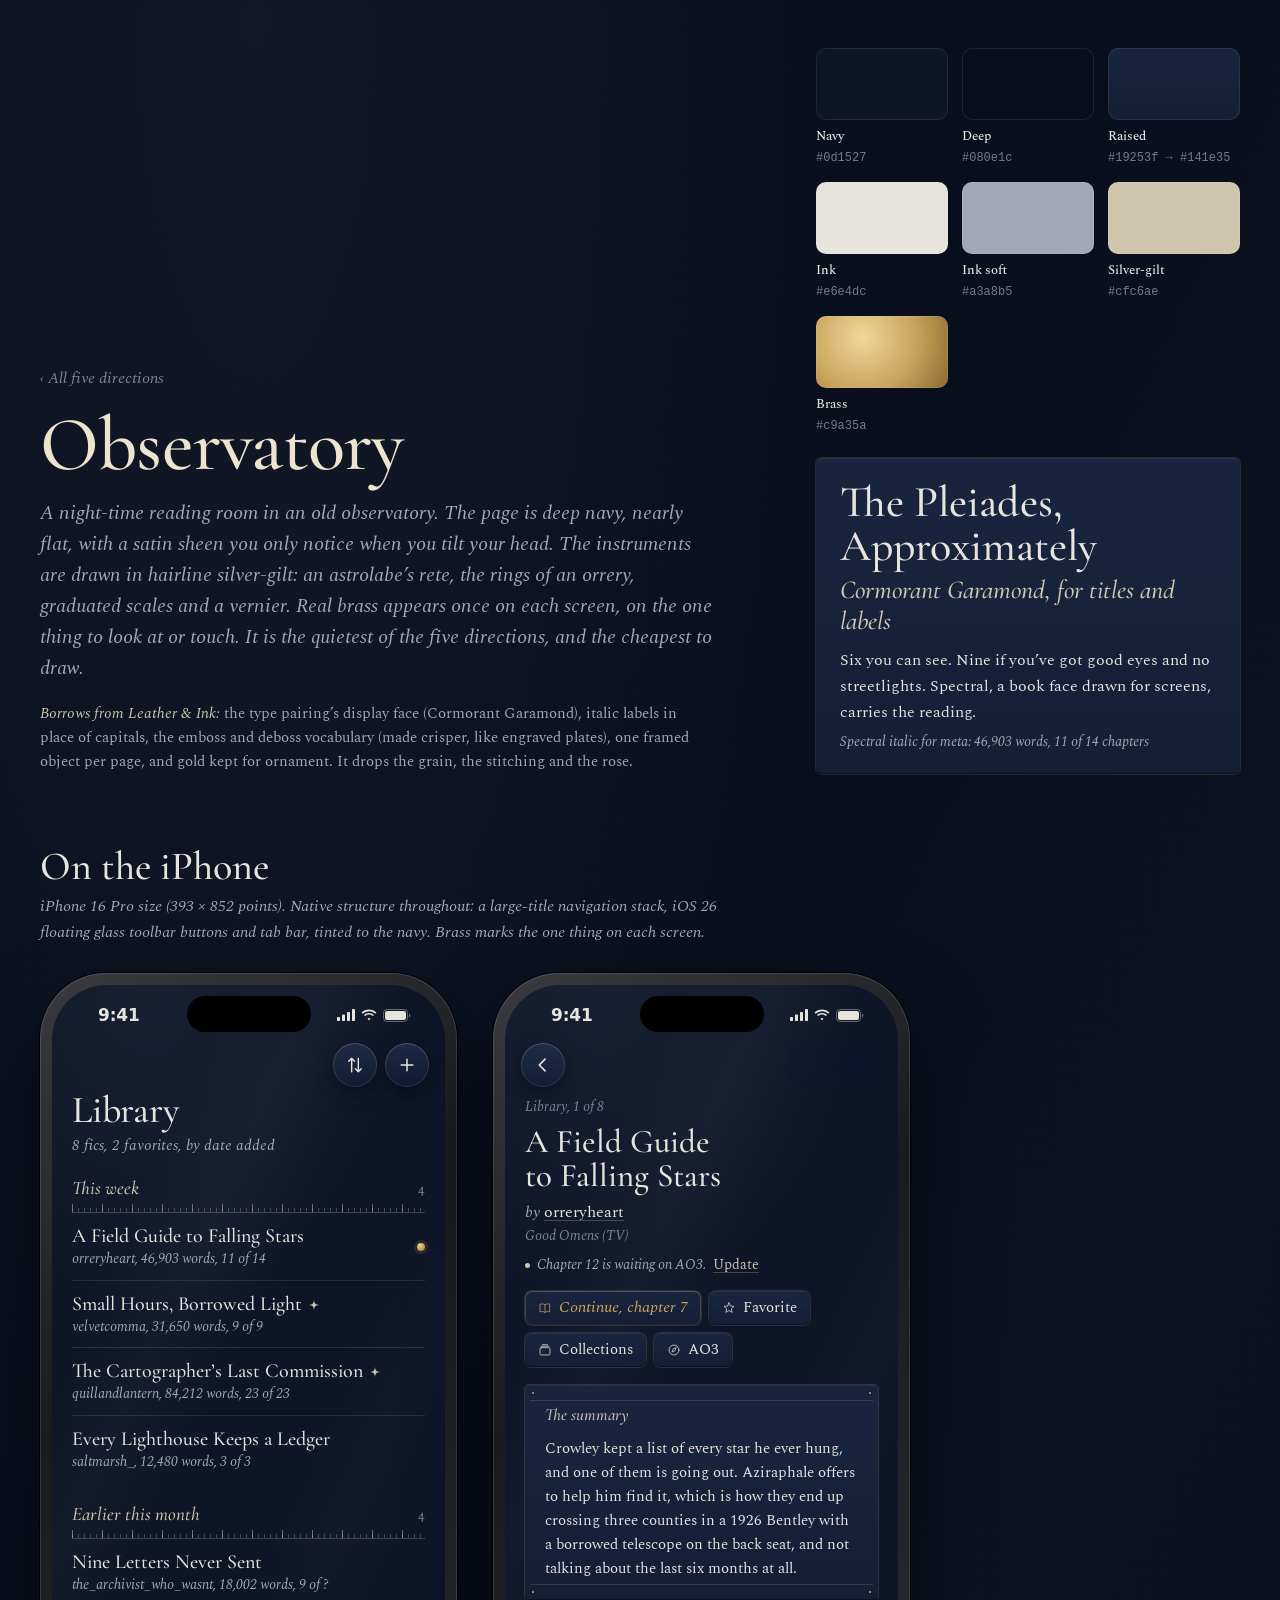
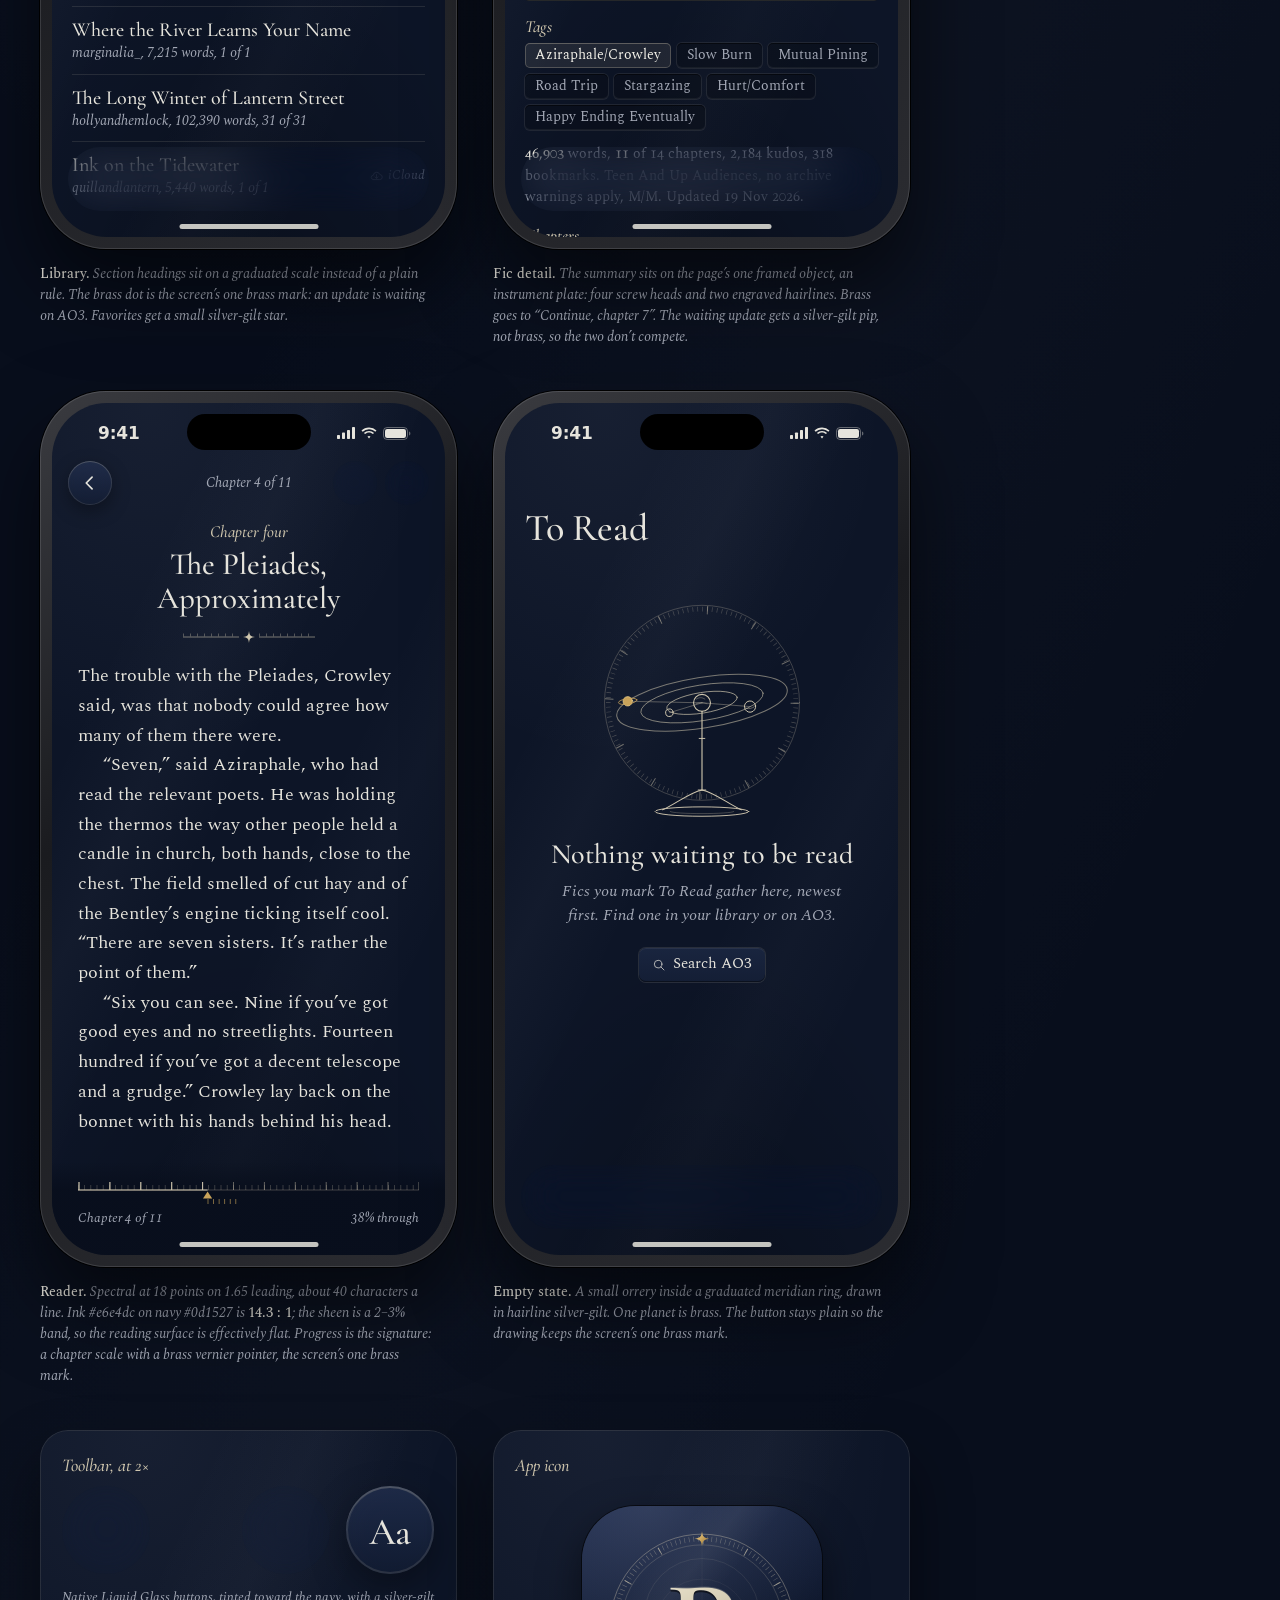
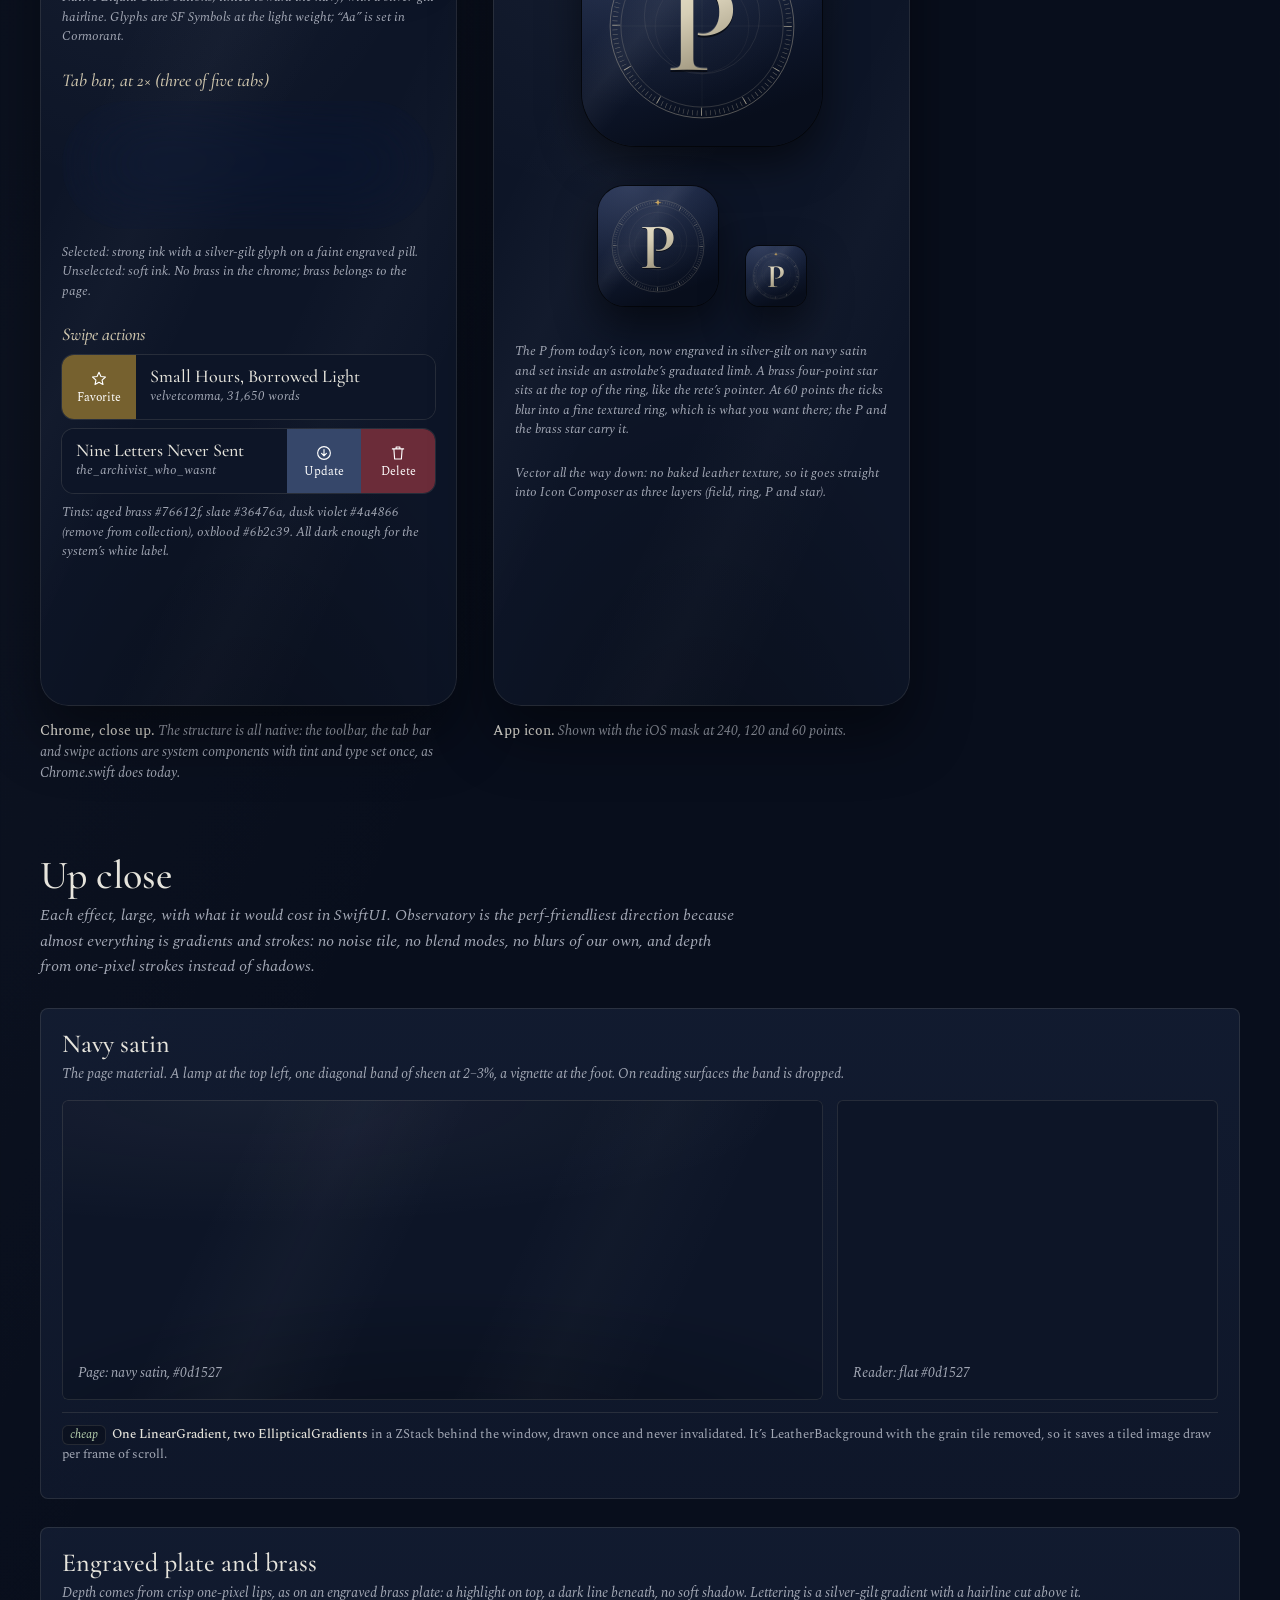
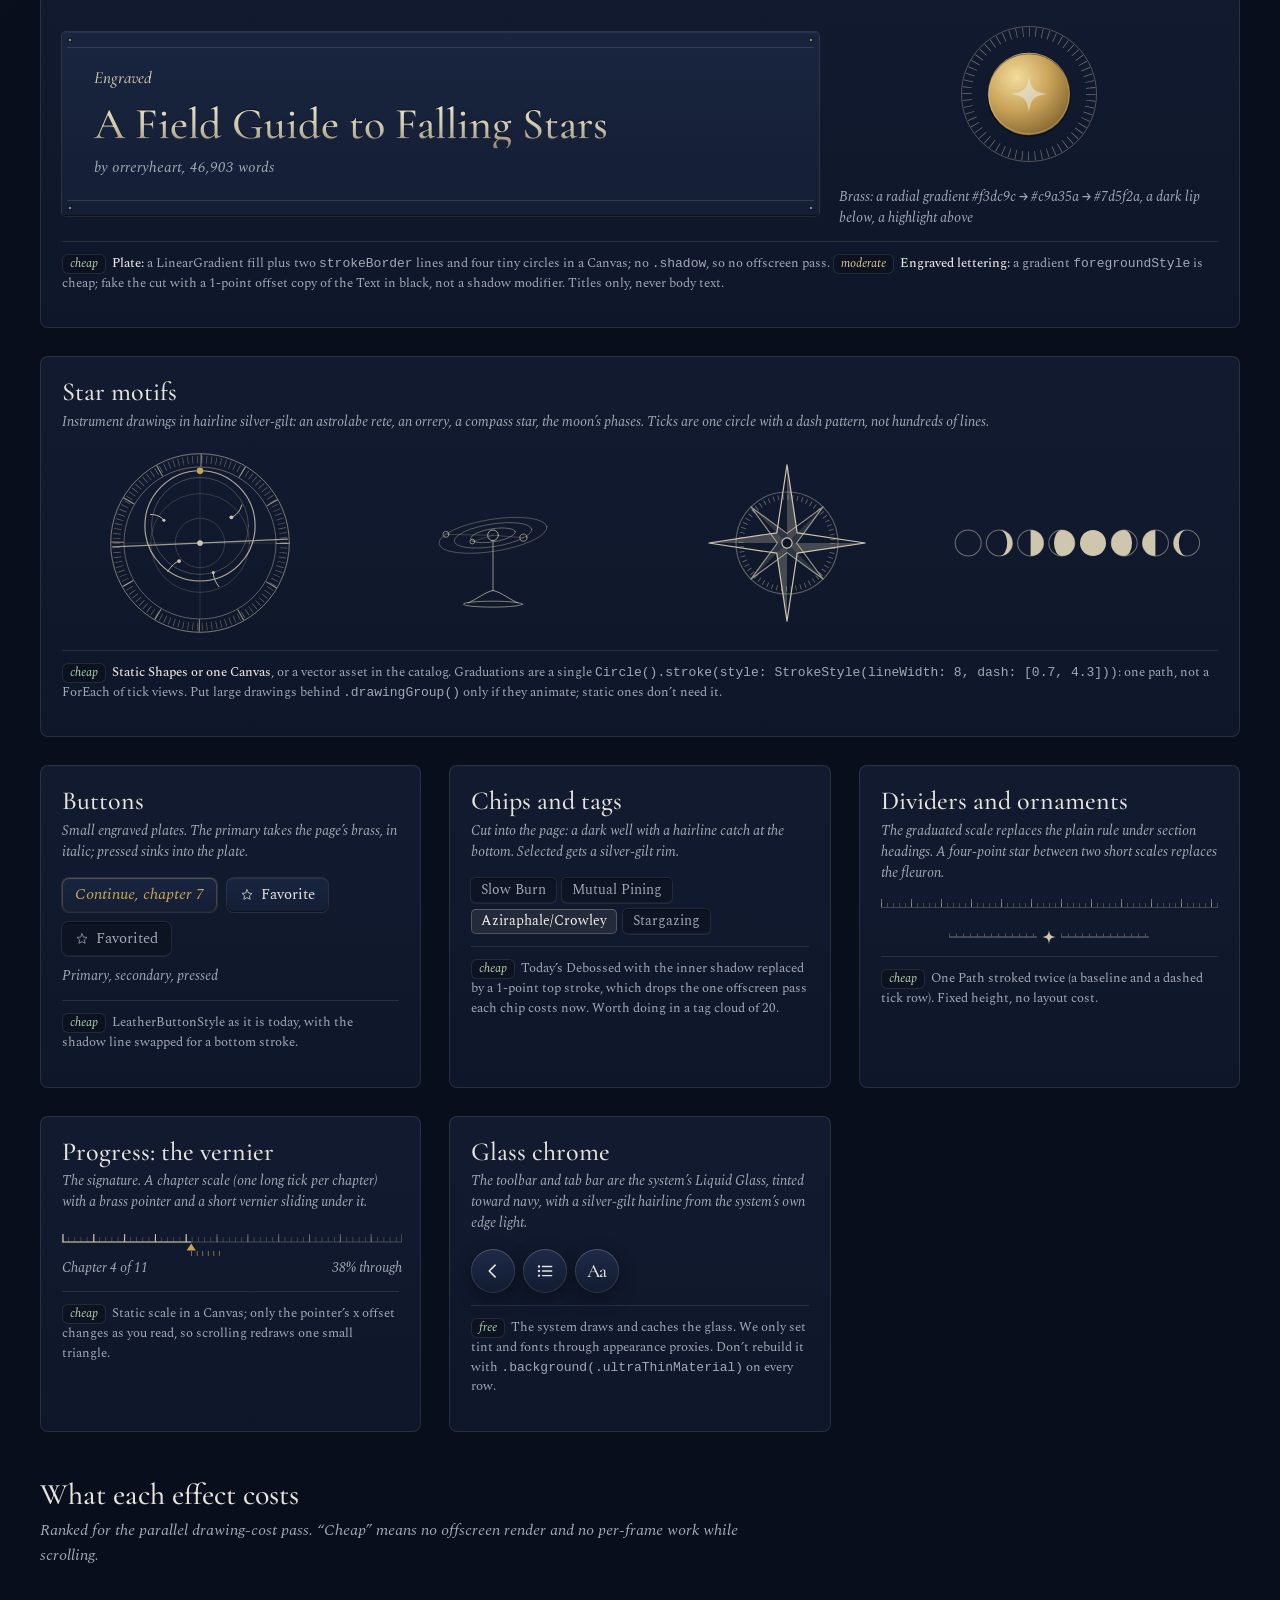
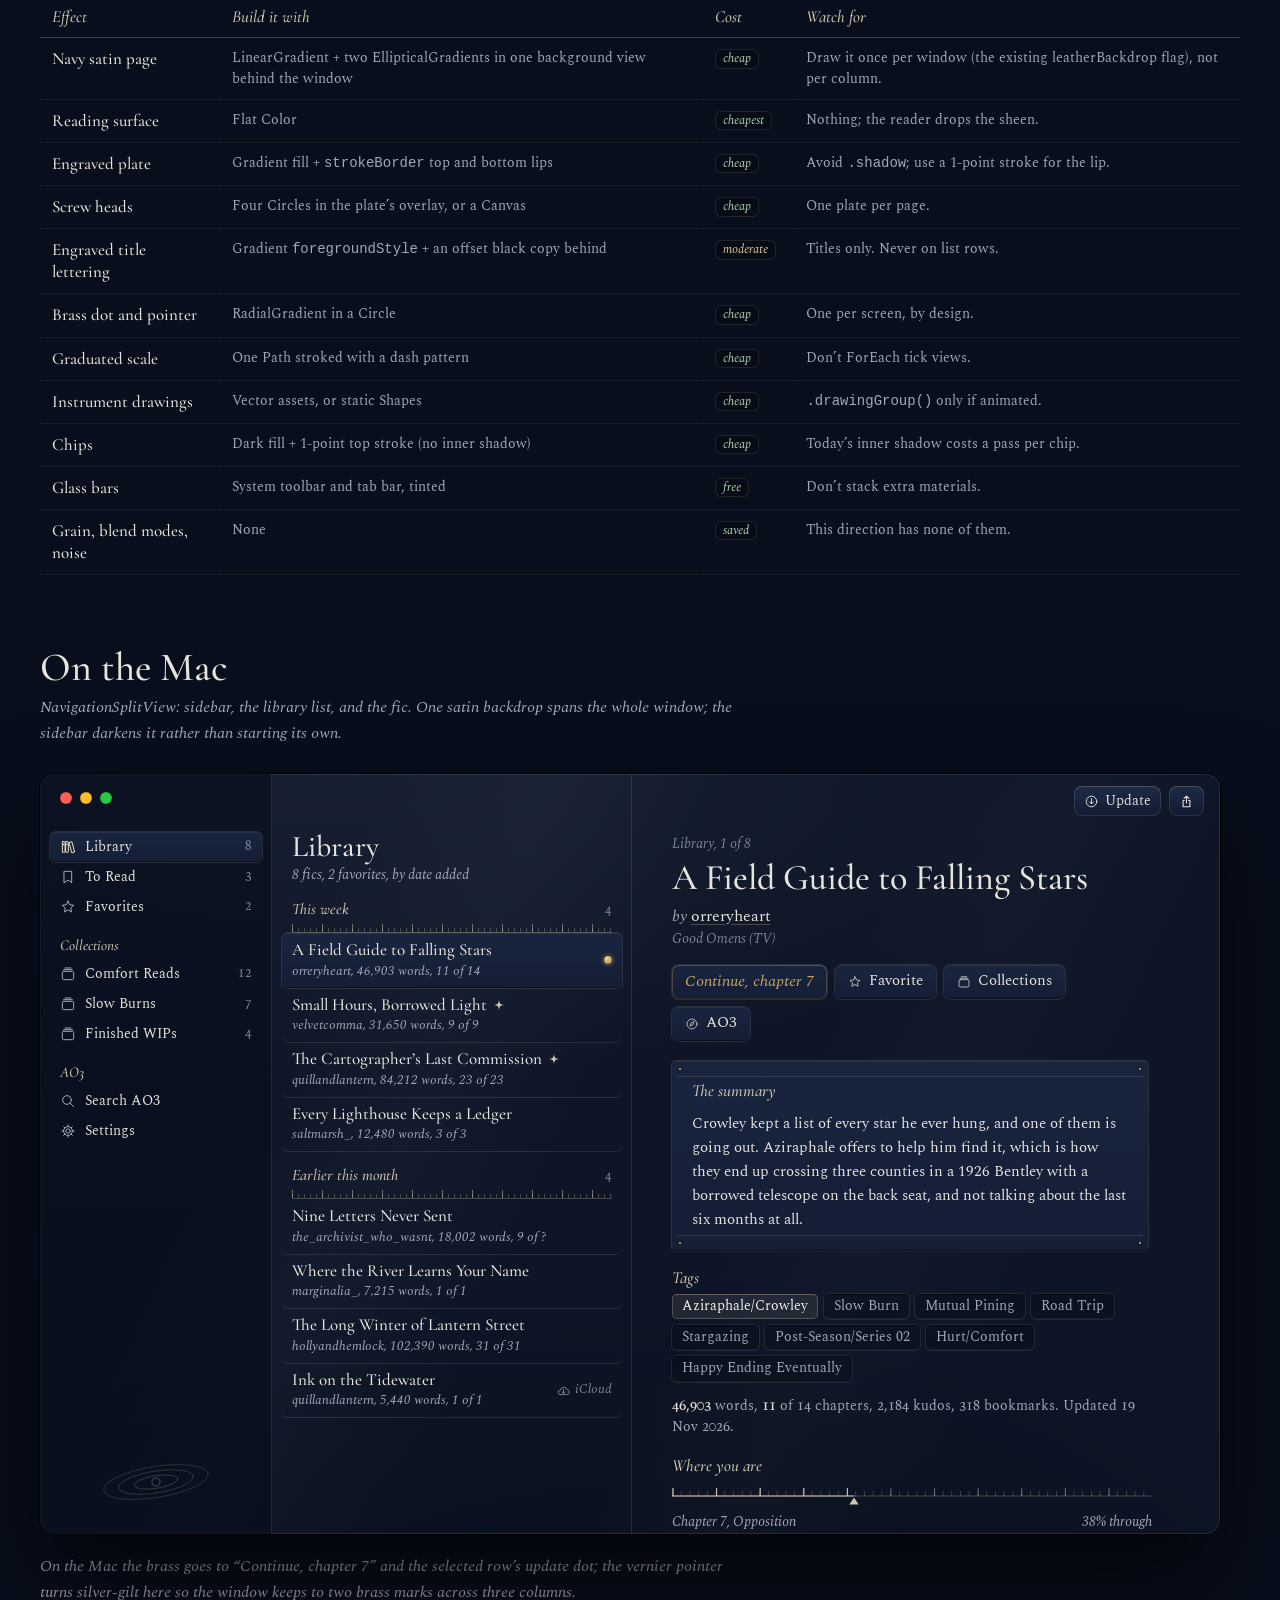
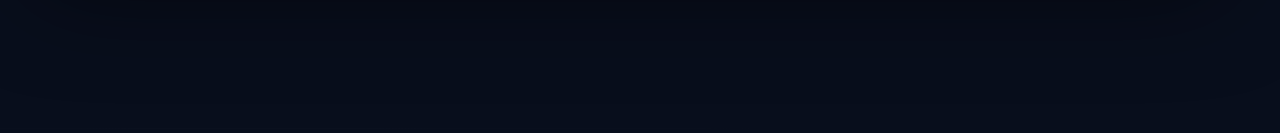
<file: prototypes/theme-celestial/observatory/index.html>
<!doctype html>
<html lang="en">
<head>
<meta charset="utf-8">
<meta name="viewport" content="width=device-width, initial-scale=1">
<title>Observatory · Parade celestial theme</title>
<link rel="stylesheet" href="../shared/base.css">
<link rel="stylesheet" href="theme.css">
</head>
<body>
<!-- Icon sprite: hairline glyphs standing in for SF Symbols -->
<svg width="0" height="0" style="position:absolute" aria-hidden="true">
  <defs>
    <symbol id="i-books" viewBox="0 0 24 24"><g class="ic"><rect x="3.5" y="4" width="4" height="16" rx=".8"/><rect x="8.5" y="4" width="4" height="16" rx=".8"/><path d="M14.2 5.2l3.7-1 4 15.3-3.7 1z"/><path d="M5.5 7.5v1.5M10.5 7.5v1.5"/></g></symbol>
    <symbol id="i-bookmark" viewBox="0 0 24 24"><path class="ic" d="M6.5 3.5h11v17l-5.5-4-5.5 4z"/></symbol>
    <symbol id="i-stack" viewBox="0 0 24 24"><g class="ic"><rect x="3.5" y="8" width="17" height="12.5" rx="2"/><path d="M5.5 5.5h13M7.5 3h9"/></g></symbol>
    <symbol id="i-search" viewBox="0 0 24 24"><g class="ic"><circle cx="10.5" cy="10.5" r="6.5"/><path d="M15.3 15.3l5.2 5.2"/></g></symbol>
    <symbol id="i-gear" viewBox="0 0 24 24"><g class="ic"><circle cx="12" cy="12" r="3.2"/><path d="M12 2.8v2.6M12 18.6v2.6M2.8 12h2.6M18.6 12h2.6M5.5 5.5l1.8 1.8M16.7 16.7l1.8 1.8M5.5 18.5l1.8-1.8M16.7 7.3l1.8-1.8"/><circle cx="12" cy="12" r="6.6"/></g></symbol>
    <symbol id="i-chevron" viewBox="0 0 24 24"><path class="ic" style="stroke-width:2" d="M14.5 5l-7 7 7 7"/></symbol>
    <symbol id="i-plus" viewBox="0 0 24 24"><path class="ic" style="stroke-width:1.8" d="M12 5v14M5 12h14"/></symbol>
    <symbol id="i-sort" viewBox="0 0 24 24"><g class="ic" style="stroke-width:1.7"><path d="M8 4v16M4.5 7.5L8 4l3.5 3.5M16 20V4M12.5 16.5L16 20l3.5-3.5"/></g></symbol>
    <symbol id="i-list" viewBox="0 0 24 24"><g class="ic" style="stroke-width:1.7"><path d="M9 6.5h11M9 12h11M9 17.5h11"/><circle cx="4.8" cy="6.5" r=".6"/><circle cx="4.8" cy="12" r=".6"/><circle cx="4.8" cy="17.5" r=".6"/></g></symbol>
    <symbol id="i-share" viewBox="0 0 24 24"><g class="ic" style="stroke-width:1.7"><path d="M12 3.5v11M8 7l4-3.5L16 7"/><path d="M8.5 10.5H6.5v10h11v-10h-2"/></g></symbol>
    <symbol id="i-more" viewBox="0 0 24 24"><g fill="currentColor"><circle cx="5.5" cy="12" r="1.6"/><circle cx="12" cy="12" r="1.6"/><circle cx="18.5" cy="12" r="1.6"/></g></symbol>
    <symbol id="i-star4" viewBox="-10 -10 20 20"><path fill="currentColor" d="M0-10C.9-2.6 2.6-.9 10 0 2.6.9.9 2.6 0 10-.9 2.6-2.6.9-10 0-2.6-.9-.9-2.6 0-10z"/></symbol>
    <symbol id="i-starline" viewBox="0 0 24 24"><path class="ic" d="M12 3l2.6 5.6 6 .7-4.5 4.1 1.2 6-5.3-3-5.3 3 1.2-6L3.4 9.3l6-.7z"/></symbol>
    <symbol id="i-cloud" viewBox="0 0 24 24"><g class="ic"><path d="M7 18.5h10a4 4 0 0 0 .4-8 5.5 5.5 0 0 0-10.6 1.2A3.4 3.4 0 0 0 7 18.5z"/><path d="M12 10.5v6M9.6 14.2L12 16.6l2.4-2.4"/></g></symbol>
    <symbol id="i-compass" viewBox="0 0 24 24"><g class="ic"><circle cx="12" cy="12" r="8.5"/><path d="M15.5 8.5l-2 5-5 2 2-5z"/></g></symbol>
    <symbol id="i-update" viewBox="0 0 24 24"><g class="ic"><circle cx="12" cy="12" r="8.5"/><path d="M12 7.5v8M8.8 12.6L12 15.8l3.2-3.2"/></g></symbol>
    <symbol id="i-trash" viewBox="0 0 24 24"><g class="ic"><path d="M4.5 6.5h15M9.5 6.5V4h5v2.5M6.5 6.5l1 13.5h9l1-13.5"/></g></symbol>
    <symbol id="i-heartstar" viewBox="0 0 24 24"><use href="#i-starline"/></symbol>
    <symbol id="i-signal" viewBox="0 0 18 12"><g fill="currentColor"><rect x="0" y="8" width="3" height="4" rx=".7"/><rect x="5" y="5.5" width="3" height="6.5" rx=".7"/><rect x="10" y="3" width="3" height="9" rx=".7"/><rect x="15" y="0" width="3" height="12" rx=".7"/></g></symbol>
    <symbol id="i-wifi" viewBox="0 0 16 12"><g fill="currentColor"><path d="M8 2.2c2.4 0 4.6.9 6.3 2.5l1.2-1.2A10.6 10.6 0 0 0 8 .5C5.1.5 2.5 1.6.5 3.5l1.2 1.2A9 9 0 0 1 8 2.2z"/><path d="M8 5.6c1.5 0 2.9.6 3.9 1.5l1.2-1.2A7.2 7.2 0 0 0 8 3.9c-2 0-3.7.7-5.1 2l1.2 1.2c1-.9 2.4-1.5 3.9-1.5z"/><path d="M8 9c.6 0 1.1.2 1.5.6L8 11.5 6.5 9.6C6.9 9.2 7.4 9 8 9z"/></g></symbol>
    <symbol id="i-battery" viewBox="0 0 28 13"><rect x=".5" y=".5" width="24" height="12" rx="3.6" fill="none" stroke="currentColor" opacity=".4"/><rect x="2" y="2" width="21" height="9" rx="2.2" fill="currentColor"/><path d="M26 4.5v4c.8-.3 1.4-1.1 1.4-2s-.6-1.7-1.4-2z" fill="currentColor" opacity=".4"/></symbol>

    <!-- The app icon, drawn once and used at three sizes -->
    <symbol id="appicon" viewBox="0 0 1024 1024">
      <defs>
        <linearGradient id="ic-field" x1="0" y1="0" x2=".35" y2="1"><stop offset="0" stop-color="#1d2a4b"/><stop offset=".55" stop-color="#111b33"/><stop offset="1" stop-color="#080e1c"/></linearGradient>
        <radialGradient id="ic-lamp" cx=".28" cy="0" r=".85"><stop offset="0" stop-color="#dce4ff" stop-opacity=".12"/><stop offset="1" stop-color="#dce4ff" stop-opacity="0"/></radialGradient>
        <linearGradient id="ic-sheen" x1="0" y1=".1" x2="1" y2=".9"><stop offset=".25" stop-color="#fff" stop-opacity="0"/><stop offset=".36" stop-color="#fff" stop-opacity=".045"/><stop offset=".47" stop-color="#fff" stop-opacity="0"/></linearGradient>
        <linearGradient id="ic-gilt" x1="0" y1="0" x2=".2" y2="1"><stop offset="0" stop-color="#f6efdb"/><stop offset=".45" stop-color="#d6ceb6"/><stop offset=".8" stop-color="#a59c84"/><stop offset="1" stop-color="#7d755f"/></linearGradient>
        <linearGradient id="ic-brass" x1="0" y1="0" x2="1" y2="1"><stop offset="0" stop-color="#f3dc9c"/><stop offset=".5" stop-color="#c9a35a"/><stop offset="1" stop-color="#8a6a30"/></linearGradient>
      </defs>
      <rect width="1024" height="1024" fill="url(#ic-field)"/>
      <rect width="1024" height="1024" fill="url(#ic-lamp)"/>
      <rect width="1024" height="1024" fill="url(#ic-sheen)"/>
      <g fill="none" stroke="#cfc6ae">
        <circle cx="512" cy="512" r="392" stroke-width="3" opacity=".55"/>
        <circle cx="512" cy="512" r="372" stroke-width="22" stroke-dasharray="2.2 17.27" stroke-linecap="butt" opacity=".45"/>
        <circle cx="512" cy="512" r="366" stroke-width="34" stroke-dasharray="3.4 188.25" stroke-linecap="butt" opacity=".7"/>
        <circle cx="512" cy="512" r="346" stroke-width="2" opacity=".45"/>
        <circle cx="512" cy="470" r="246" stroke-width="2" opacity=".22"/>
        <circle cx="512" cy="512" r="200" stroke-width="1.5" opacity=".16"/>
        <path d="M150 512h724M512 150v724" stroke-width="1.5" opacity=".14"/>
      </g>
      <text x="512" y="700" text-anchor="middle" font-family="Cormorant Garamond" font-weight="600" font-size="560" fill="#000" opacity=".55" dy="7">P</text>
      <text x="512" y="700" text-anchor="middle" font-family="Cormorant Garamond" font-weight="600" font-size="560" fill="#f6efdb" opacity=".22" dy="-3">P</text>
      <text x="512" y="700" text-anchor="middle" font-family="Cormorant Garamond" font-weight="600" font-size="560" fill="url(#ic-gilt)">P</text>
      <path transform="translate(512 140) scale(3.2)" fill="url(#ic-brass)" d="M0-10C.9-2.6 2.6-.9 10 0 2.6.9.9 2.6 0 10-.9 2.6-2.6.9-10 0-2.6-.9-.9-2.6 0-10z"/>
    </symbol>
  </defs>
</svg>

<div class="satin-page">
<main class="gallery">

  <header class="gallery-head">
    <div>
      <a class="back" href="../index.html">‹ All five directions</a>
      <h1>Observatory</h1>
      <p class="dek">A night-time reading room in an old observatory. The page is deep navy, nearly flat, with a satin sheen you only notice when you tilt your head. The instruments are drawn in hairline silver-gilt: an astrolabe’s rete, the rings of an orrery, graduated scales and a vernier. Real brass appears once on each screen, on the one thing to look at or touch. It is the quietest of the five directions, and the cheapest to draw.</p>
      <p class="borrows"><i>Borrows from Leather &amp; Ink:</i> the type pairing’s display face (Cormorant Garamond), italic labels in place of capitals, the emboss and deboss vocabulary (made crisper, like engraved plates), one framed object per page, and gold kept for ornament. It drops the grain, the stitching and the rose.</p>
    </div>
    <div class="head-aside">
      <div class="swatches">
        <div class="swatch"><div class="chip-color" style="background:#0d1527"></div><b>Navy</b><code>#0d1527</code></div>
        <div class="swatch"><div class="chip-color" style="background:#080e1c"></div><b>Deep</b><code>#080e1c</code></div>
        <div class="swatch"><div class="chip-color" style="background:linear-gradient(#19253f,#141e35)"></div><b>Raised</b><code>#19253f → #141e35</code></div>
        <div class="swatch"><div class="chip-color" style="background:#e6e4dc"></div><b>Ink</b><code>#e6e4dc</code></div>
        <div class="swatch"><div class="chip-color" style="background:#a3a8b5"></div><b>Ink soft</b><code>#a3a8b5</code></div>
        <div class="swatch"><div class="chip-color" style="background:#cfc6ae"></div><b>Silver-gilt</b><code>#cfc6ae</code></div>
        <div class="swatch"><div class="chip-color" style="background:radial-gradient(circle at 35% 30%,#f0d79a,#c9a35a 55%,#8a6a30)"></div><b>Brass</b><code>#c9a35a</code></div>
      </div>
      <div class="specimen">
        <div class="d">The Pleiades, Approximately</div>
        <div class="di">Cormorant Garamond, for titles and labels</div>
        <div class="b">Six you can see. Nine if you’ve got good eyes and no streetlights. Spectral, a book face drawn for screens, carries the reading.</div>
        <div class="bi">Spectral italic for meta: 46,903 words, 11 of 14 chapters</div>
      </div>
    </div>
  </header>

  <!-- ================= SCREENS ================= -->
  <h2 class="section-title">On the iPhone</h2>
  <p class="section-note">iPhone 16 Pro size (393 × 852 points). Native structure throughout: a large-title navigation stack, iOS 26 floating glass toolbar buttons and tab bar, tinted to the navy. Brass marks the one thing on each screen.</p>

  <div class="screens">

    <!-- 1. Library -->
    <figure class="screen-figure">
      <div class="phone"><div class="screen satin">
        <div class="statusbar"><span>9:41</span><span class="sb-right"><svg width="18" height="12"><use href="#i-signal"/></svg><svg width="16" height="12"><use href="#i-wifi"/></svg><svg width="28" height="13"><use href="#i-battery"/></svg></span></div>
        <div class="navbar"><div class="group"></div><div class="group"><span class="glass round"><svg><use href="#i-sort"/></svg></span><span class="glass round"><svg><use href="#i-plus"/></svg></span></div></div>
        <div class="content">
          <div class="large-title"><h1>Library</h1><p class="sub">8 fics, 2 favorites, by date added</p></div>
          <div class="section-head"><span class="name">This week</span><span class="count">4</span></div>
          <div class="scale section-scale"></div>
          <ul class="rows">
            <li><div class="txt"><div class="t"><span>A Field Guide to Falling Stars</span></div><div class="m">orreryheart, 46,903 words, 11 of 14</div></div><span class="dot-brass" title="Update waiting"></span></li>
            <li><div class="txt"><div class="t"><span>Small Hours, Borrowed Light</span><svg class="fav"><use href="#i-star4"/></svg></div><div class="m">velvetcomma, 31,650 words, 9 of 9</div></div></li>
            <li><div class="txt"><div class="t"><span>The Cartographer’s Last Commission</span><svg class="fav"><use href="#i-star4"/></svg></div><div class="m">quillandlantern, 84,212 words, 23 of 23</div></div></li>
            <li><div class="txt"><div class="t"><span>Every Lighthouse Keeps a Ledger</span></div><div class="m">saltmarsh_, 12,480 words, 3 of 3</div></div></li>
          </ul>
          <div class="section-head"><span class="name">Earlier this month</span><span class="count">4</span></div>
          <div class="scale section-scale"></div>
          <ul class="rows">
            <li><div class="txt"><div class="t"><span>Nine Letters Never Sent</span></div><div class="m">the_archivist_who_wasnt, 18,002 words, 9 of ?</div></div></li>
            <li><div class="txt"><div class="t"><span>Where the River Learns Your Name</span></div><div class="m">marginalia_, 7,215 words, 1 of 1</div></div></li>
            <li><div class="txt"><div class="t"><span>The Long Winter of Lantern Street</span></div><div class="m">hollyandhemlock, 102,390 words, 31 of 31</div></div></li>
            <li><div class="txt"><div class="t"><span>Ink on the Tidewater</span></div><div class="m">quillandlantern, 5,440 words, 1 of 1</div></div><span class="cloud"><svg><use href="#i-cloud"/></svg>iCloud</span></li>
          </ul>
        </div>
        <nav class="tabbar">
          <span class="tab on"><svg><use href="#i-books"/></svg>Library</span>
          <span class="tab"><svg><use href="#i-bookmark"/></svg>To Read</span>
          <span class="tab"><svg><use href="#i-stack"/></svg>Collections</span>
          <span class="tab"><svg><use href="#i-search"/></svg>Search</span>
          <span class="tab"><svg><use href="#i-gear"/></svg>Settings</span>
        </nav>
        <div class="home-indicator"></div>
      </div></div>
      <figcaption><b>Library.</b> Section headings sit on a graduated scale instead of a plain rule. The brass dot is the screen’s one brass mark: an update is waiting on AO3. Favorites get a small silver-gilt star.</figcaption>
    </figure>

    <!-- 2. Fic detail -->
    <figure class="screen-figure">
      <div class="phone"><div class="screen satin">
        <div class="statusbar"><span>9:41</span><span class="sb-right"><svg width="18" height="12"><use href="#i-signal"/></svg><svg width="16" height="12"><use href="#i-wifi"/></svg><svg width="28" height="13"><use href="#i-battery"/></svg></span></div>
        <div class="navbar"><div class="group"><span class="glass round"><svg><use href="#i-chevron"/></svg></span></div><div class="group"><span class="glass round"><svg><use href="#i-share"/></svg></span><span class="glass round"><svg><use href="#i-more"/></svg></span></div></div>
        <div class="content">
          <div class="detail">
            <div class="running">Library, 1 of 8</div>
            <h1>A Field Guide to Falling Stars</h1>
            <div class="byline">by <a href="#">orreryheart</a></div>
            <div class="fandom">Good Omens (TV)</div>
            <div class="waiting"><span class="pip"></span>Chapter 12 is waiting on AO3. <a href="#">Update</a></div>
            <div class="actions">
              <span class="btn primary"><svg class="ic" viewBox="0 0 24 24"><path d="M4 5.5c3-1 5.5-.6 8 1 2.5-1.6 5-2 8-1v13c-3-1-5.5-.6-8 1-2.5-1.6-5-2-8-1z"/><path d="M12 6.5v13"/></svg>Continue, chapter 7</span>
              <span class="btn"><svg><use href="#i-starline"/></svg>Favorite</span>
              <span class="btn"><svg><use href="#i-stack"/></svg>Collections</span>
              <span class="btn"><svg><use href="#i-compass"/></svg>AO3</span>
            </div>
            <div class="plate" style="margin-top:18px">
              <span class="kicker">The summary</span>
              <p>Crowley kept a list of every star he ever hung, and one of them is going out. Aziraphale offers to help him find it, which is how they end up crossing three counties in a 1926 Bentley with a borrowed telescope on the back seat, and not talking about the last six months at all.</p>
            </div>
            <div class="facts">
              <span class="kicker">Tags</span>
              <div class="chips">
                <span class="chip on">Aziraphale/Crowley</span><span class="chip">Slow Burn</span><span class="chip">Mutual Pining</span><span class="chip">Road Trip</span><span class="chip">Stargazing</span><span class="chip">Hurt/Comfort</span><span class="chip">Happy Ending Eventually</span>
              </div>
            </div>
            <div class="stats"><b>46,903</b> words, <b>11</b> of 14 chapters, 2,184 kudos, 318 bookmarks. Teen And Up Audiences, no archive warnings apply, M/M. Updated 19 Nov 2026.</div>
            <div class="facts">
              <span class="kicker">Chapters</span>
              <ul class="chapters">
                <li class="read"><span class="n">5</span>Dew Point</li>
                <li class="read"><span class="n">6</span>What the Lens Remembers</li>
                <li class="here"><span class="n">7</span>Opposition</li>
              </ul>
            </div>
          </div>
        </div>
        <nav class="tabbar">
          <span class="tab on"><svg><use href="#i-books"/></svg>Library</span>
          <span class="tab"><svg><use href="#i-bookmark"/></svg>To Read</span>
          <span class="tab"><svg><use href="#i-stack"/></svg>Collections</span>
          <span class="tab"><svg><use href="#i-search"/></svg>Search</span>
          <span class="tab"><svg><use href="#i-gear"/></svg>Settings</span>
        </nav>
        <div class="home-indicator"></div>
      </div></div>
      <figcaption><b>Fic detail.</b> The summary sits on the page’s one framed object, an instrument plate: four screw heads and two engraved hairlines. Brass goes to “Continue, chapter 7”. The waiting update gets a silver-gilt pip, not brass, so the two don’t compete.</figcaption>
    </figure>

    <!-- 3. Reader -->
    <figure class="screen-figure">
      <div class="phone"><div class="screen satin">
        <div class="statusbar"><span>9:41</span><span class="sb-right"><svg width="18" height="12"><use href="#i-signal"/></svg><svg width="16" height="12"><use href="#i-wifi"/></svg><svg width="28" height="13"><use href="#i-battery"/></svg></span></div>
        <div class="navbar"><div class="group"><span class="glass round"><svg><use href="#i-chevron"/></svg></span></div><span class="center">Chapter 4 of 11</span><div class="group"><span class="glass round"><svg><use href="#i-list"/></svg></span><span class="glass round"><span class="aa">Aa</span></span></div></div>
        <div class="content">
          <article class="reader">
            <div class="chap">Chapter four</div>
            <h2>The Pleiades, Approximately</h2>
            <div class="orn"><svg width="132" height="12" viewBox="0 0 132 12"><g fill="none" stroke="currentColor" stroke-width="1" opacity=".55"><path d="M0 6h56M76 6h56"/><path d="M0 4h56M76 4h56" stroke-width="3" stroke-dasharray=".8 6.2" stroke-linecap="butt" opacity=".8"/></g><use href="#i-star4" x="60" y="0" width="12" height="12" fill="currentColor"/></svg></div>
            <div class="body">
              <p>The trouble with the Pleiades, Crowley said, was that nobody could agree how many of them there were.</p>
              <p>“Seven,” said Aziraphale, who had read the relevant poets. He was holding the thermos the way other people held a candle in church, both hands, close to the chest. The field smelled of cut hay and of the Bentley’s engine ticking itself cool. “There are seven sisters. It’s rather the point of them.”</p>
              <p>“Six you can see. Nine if you’ve got good eyes and no streetlights. Fourteen hundred if you’ve got a decent telescope and a grudge.” Crowley lay back on the bonnet with his hands behind his head.</p>
            </div>
          </article>
        </div>
        <div class="reader-foot">
          <svg width="341" height="30" viewBox="0 0 341 30" aria-label="38% through">
            <g fill="none">
              <path d="M0 14H341" stroke="rgba(207,198,174,.28)" stroke-width="1"/>
              <path d="M0 14H129.6" stroke="#cfc6ae" stroke-width="1"/>
              <path d="M0 11.5H341" stroke="rgba(207,198,174,.3)" stroke-width="5" stroke-dasharray=".8 5.4" stroke-linecap="butt"/>
              <path d="M.5 10H341" stroke="rgba(207,198,174,.45)" stroke-width="8" stroke-dasharray="1 29.9" stroke-linecap="butt"/>
              <path d="M.5 10H129.6" stroke="#cfc6ae" stroke-width="8" stroke-dasharray="1 29.9" stroke-linecap="butt"/>
              <path d="M129.6 25.5H162" stroke="#c9a35a" stroke-width="5" stroke-dasharray=".8 4.76" stroke-linecap="butt" opacity=".75"/>
            </g>
            <path d="M129.6 15.5l-4.6 7h9.2z" fill="#c9a35a"/>
          </svg>
          <div class="lbl"><span>Chapter 4 of 11</span><span>38% through</span></div>
        </div>
        <div class="home-indicator"></div>
      </div></div>
      <figcaption><b>Reader.</b> Spectral at 18 points on 1.65 leading, about 40 characters a line. Ink #e6e4dc on navy #0d1527 is <b>14.3 : 1</b>; the sheen is a 2–3% band, so the reading surface is effectively flat. Progress is the signature: a chapter scale with a brass vernier pointer, the screen’s one brass mark.</figcaption>
    </figure>

    <!-- 4. Empty -->
    <figure class="screen-figure">
      <div class="phone"><div class="screen satin">
        <div class="statusbar"><span>9:41</span><span class="sb-right"><svg width="18" height="12"><use href="#i-signal"/></svg><svg width="16" height="12"><use href="#i-wifi"/></svg><svg width="28" height="13"><use href="#i-battery"/></svg></span></div>
        <div class="content">
          <div class="large-title"><h1>To Read</h1></div>
        </div>
        <div class="empty">
          <svg width="300" height="236" viewBox="0 0 320 250" role="img" aria-label="A small brass orrery">
            <title>An orrery</title>
            <g fill="none" stroke="#cfc6ae" stroke-linecap="round" stroke-linejoin="round">
              <!-- graduated meridian ring -->
              <circle cx="160" cy="112" r="104" stroke-width=".8" opacity=".35"/>
              <circle cx="160" cy="112" r="100" stroke-width="5" stroke-dasharray=".7 4.53" stroke-linecap="butt" opacity=".3"/>
              <circle cx="160" cy="112" r="99" stroke-width="9" stroke-dasharray="1 51.36" stroke-linecap="butt" opacity=".5"/>
              <!-- orbits, tilted -->
              <g transform="rotate(-9 160 112)">
                <ellipse cx="160" cy="112" rx="38" ry="11" stroke-width="1" opacity=".7"/>
                <ellipse cx="160" cy="112" rx="66" ry="19" stroke-width="1" opacity=".6"/>
                <ellipse cx="160" cy="112" rx="92" ry="27" stroke-width="1.1" opacity=".55"/>
                <!-- arms -->
                <path d="M160 112L124 117M160 112L210 124M160 112L82 98" stroke-width=".7" opacity=".55"/>
                <circle cx="124" cy="117" r="4" stroke-width="1"/>
                <circle cx="210" cy="124" r="6" stroke-width="1"/>
                <path d="M205 124a5 2 0 0 0 10 0" stroke-width=".6" opacity=".7"/>
                <circle cx="82" cy="98" r="5" fill="#c9a35a" stroke="#e7cd8f" stroke-width=".7"/>
                <ellipse cx="82" cy="98" rx="10" ry="3" stroke="#c9a35a" stroke-width=".8"/>
              </g>
              <!-- sun -->
              <circle cx="160" cy="112" r="9" stroke-width="1.2"/>
              <path d="M154 108c3-2 6-2 9 0M153.5 113c3.5-1.5 7.5-1.5 12 0" stroke-width=".6" opacity=".6"/>
              <!-- column and stand -->
              <path d="M160 121v84" stroke-width="1.2"/>
              <path d="M156 205h8M157 150h6" stroke-width="1"/>
              <path d="M118 226c14-6 28-18 42-21 14 3 28 15 42 21" stroke-width="1.2"/>
              <ellipse cx="160" cy="228" rx="50" ry="5" stroke-width="1"/>
              <path d="M126 228c2 3 66 3 68 0" stroke-width=".6" opacity=".5"/>
            </g>
            <g fill="#cfc6ae" opacity=".7">
              <use href="#i-star4" x="40" y="22" width="9" height="9"/>
              <use href="#i-star4" x="270" y="40" width="7" height="7"/>
              <use href="#i-star4" x="286" y="168" width="10" height="10"/>
              <use href="#i-star4" x="26" y="176" width="6" height="6"/>
            </g>
          </svg>
          <h2>Nothing waiting to be read</h2>
          <p>Fics you mark To Read gather here, newest first. Find one in your library or on AO3.</p>
          <span class="btn"><svg><use href="#i-search"/></svg>Search AO3</span>
        </div>
        <nav class="tabbar">
          <span class="tab"><svg><use href="#i-books"/></svg>Library</span>
          <span class="tab on"><svg><use href="#i-bookmark"/></svg>To Read</span>
          <span class="tab"><svg><use href="#i-stack"/></svg>Collections</span>
          <span class="tab"><svg><use href="#i-search"/></svg>Search</span>
          <span class="tab"><svg><use href="#i-gear"/></svg>Settings</span>
        </nav>
        <div class="home-indicator"></div>
      </div></div>
      <figcaption><b>Empty state.</b> A small orrery inside a graduated meridian ring, drawn in hairline silver-gilt. One planet is brass. The button stays plain so the drawing keeps the screen’s one brass mark.</figcaption>
    </figure>

    <!-- 5. Chrome close-up -->
    <figure class="screen-figure">
      <div class="panel satin">
        <h4>Toolbar, at 2×</h4>
        <div style="height:92px">
          <div class="zoom" style="transform:scale(2);display:flex;gap:8px;align-items:center;width:186px">
            <span class="glass round"><svg><use href="#i-chevron"/></svg></span>
            <span style="flex:1"></span>
            <span class="glass round"><svg><use href="#i-list"/></svg></span>
            <span class="glass round"><span class="aa">Aa</span></span>
          </div>
        </div>
        <p class="note">Native Liquid Glass buttons, tinted toward the navy, with a silver-gilt hairline. Glyphs are SF Symbols at the light weight; “Aa” is set in Cormorant.</p>

        <h4>Tab bar, at 2× (three of five tabs)</h4>
        <div style="height:132px">
          <div class="zoom" style="transform:scale(2);width:186px">
            <div class="tabbar" style="position:relative;left:0;right:0;bottom:0;grid-template-columns:repeat(3,1fr);width:186px">
              <span class="tab on"><svg><use href="#i-books"/></svg>Library</span>
              <span class="tab"><svg><use href="#i-bookmark"/></svg>To Read</span>
              <span class="tab"><svg><use href="#i-stack"/></svg>Collections</span>
            </div>
          </div>
        </div>
        <p class="note">Selected: strong ink with a silver-gilt glyph on a faint engraved pill. Unselected: soft ink. No brass in the chrome; brass belongs to the page.</p>

        <h4>Swipe actions</h4>
        <div class="swipe">
          <span class="act" style="background:#76612f"><svg><use href="#i-starline"/></svg>Favorite</span>
          <div class="row"><div class="t">Small Hours, Borrowed Light</div><div class="m">velvetcomma, 31,650 words</div></div>
        </div>
        <div class="swipe" style="margin-top:10px">
          <div class="row"><div class="t">Nine Letters Never Sent</div><div class="m">the_archivist_who_wasnt</div></div>
          <span class="act" style="background:#36476a"><svg><use href="#i-update"/></svg>Update</span>
          <span class="act" style="background:#6b2c39"><svg><use href="#i-trash"/></svg>Delete</span>
        </div>
        <p class="note">Tints: aged brass #76612f, slate #36476a, dusk violet #4a4866 (remove from collection), oxblood #6b2c39. All dark enough for the system’s white label.</p>
      </div>
      <figcaption><b>Chrome, close up.</b> The structure is all native: the toolbar, the tab bar and swipe actions are system components with tint and type set once, as Chrome.swift does today.</figcaption>
    </figure>

    <!-- 6. App icon -->
    <figure class="screen-figure">
      <div class="panel satin" style="display:flex;flex-direction:column;align-items:center">
        <h4 style="align-self:flex-start">App icon</h4>
        <div class="icon-mask" style="width:240px;height:240px;margin-top:20px"><svg width="240" height="240"><use href="#appicon"/></svg></div>
        <div style="display:flex;gap:28px;align-items:flex-end;margin-top:40px">
          <div class="icon-mask" style="width:120px;height:120px"><svg width="120" height="120"><use href="#appicon"/></svg></div>
          <div class="icon-mask" style="width:60px;height:60px"><svg width="60" height="60"><use href="#appicon"/></svg></div>
        </div>
        <p class="note" style="margin-top:36px">The P from today’s icon, now engraved in silver-gilt on navy satin and set inside an astrolabe’s graduated limb. A brass four-point star sits at the top of the ring, like the rete’s pointer. At 60 points the ticks blur into a fine textured ring, which is what you want there; the P and the brass star carry it.</p>
        <p class="note" style="margin-top:0">Vector all the way down: no baked leather texture, so it goes straight into Icon Composer as three layers (field, ring, P and star).</p>
      </div>
      <figcaption><b>App icon.</b> Shown with the iOS mask at 240, 120 and 60 points.</figcaption>
    </figure>
  </div>

  <!-- ================= DETAILS ================= -->
  <h2 class="section-title">Up close</h2>
  <p class="section-note">Each effect, large, with what it would cost in SwiftUI. Observatory is the perf-friendliest direction because almost everything is gradients and strokes: no noise tile, no blend modes, no blurs of our own, and depth from one-pixel strokes instead of shadows.</p>

  <div class="details-grid">

    <div class="detail-card wide">
      <h3>Navy satin</h3>
      <p class="what">The page material. A lamp at the top left, one diagonal band of sheen at 2–3%, a vignette at the foot. On reading surfaces the band is dropped.</p>
      <div style="display:grid;grid-template-columns:2fr 1fr;gap:14px">
        <div class="satin" style="height:300px;border-radius:6px;box-shadow:inset 0 0 0 1px var(--rule);display:flex;align-items:flex-end;padding:16px"><span class="meta">Page: navy satin, #0d1527</span></div>
        <div style="height:300px;border-radius:6px;background:#0d1527;box-shadow:inset 0 0 0 1px var(--rule);display:flex;align-items:flex-end;padding:16px"><span class="meta">Reader: flat #0d1527</span></div>
      </div>
      <p class="cost"><span class="cost-tag cheap">cheap</span><b>One LinearGradient, two EllipticalGradients</b> in a ZStack behind the window, drawn once and never invalidated. It’s LeatherBackground with the grain tile removed, so it saves a tiled image draw per frame of scroll.</p>
    </div>

    <div class="detail-card wide">
      <h3>Engraved plate and brass</h3>
      <p class="what">Depth comes from crisp one-pixel lips, as on an engraved brass plate: a highlight on top, a dark line beneath, no soft shadow. Lettering is a silver-gilt gradient with a hairline cut above it.</p>
      <div style="display:grid;grid-template-columns:2fr 1fr;gap:20px;align-items:center">
        <div class="plate" style="padding:34px 32px 36px">
          <span class="kicker">Engraved</span>
          <div class="engraved" style="font:500 44px/1.05 var(--display);margin-top:10px">A Field Guide to Falling Stars</div>
          <p style="color:var(--ink-soft);font-style:italic">by orreryheart, 46,903 words</p>
        </div>
        <div style="display:grid;gap:18px;justify-items:center">
          <svg width="150" height="150" viewBox="-80 -80 160 160" aria-label="Brass pointer">
            <defs><radialGradient id="d-brass" cx=".35" cy=".3" r=".8"><stop offset="0" stop-color="#f3dc9c"/><stop offset=".5" stop-color="#c9a35a"/><stop offset="1" stop-color="#7d5f2a"/></radialGradient></defs>
            <circle r="72" fill="none" stroke="#cfc6ae" stroke-width=".8" opacity=".45"/>
            <circle r="66" fill="none" stroke="#cfc6ae" stroke-width="10" stroke-dasharray=".8 6.1" stroke-linecap="butt" opacity=".5"/>
            <circle r="44" fill="url(#d-brass)"/>
            <circle r="44" fill="none" stroke="#000" stroke-opacity=".5" stroke-width="1.2" transform="translate(0 1)"/>
            <circle r="43" fill="none" stroke="#fff3d2" stroke-opacity=".35" stroke-width=".8" transform="translate(0 -.6)"/>
            <use href="#i-star4" x="-20" y="-20" width="40" height="40" fill="#5a4320" opacity=".65"/>
          </svg>
          <span class="meta">Brass: a radial gradient #f3dc9c → #c9a35a → #7d5f2a, a dark lip below, a highlight above</span>
        </div>
      </div>
      <p class="cost"><span class="cost-tag cheap">cheap</span><b>Plate:</b> a LinearGradient fill plus two <code>strokeBorder</code> lines and four tiny circles in a Canvas; no <code>.shadow</code>, so no offscreen pass. <span class="cost-tag moderate">moderate</span><b>Engraved lettering:</b> a gradient <code>foregroundStyle</code> is cheap; fake the cut with a 1-point offset copy of the Text in black, not a shadow modifier. Titles only, never body text.</p>
    </div>

    <div class="detail-card wide">
      <h3>Star motifs</h3>
      <p class="what">Instrument drawings in hairline silver-gilt: an astrolabe rete, an orrery, a compass star, the moon’s phases. Ticks are one circle with a dash pattern, not hundreds of lines.</p>
      <div style="display:grid;grid-template-columns:repeat(4,1fr);gap:18px;align-items:center;justify-items:center">
        <svg width="190" height="190" viewBox="-100 -100 200 200" role="img" aria-label="Astrolabe rete">
          <title>Astrolabe rete</title>
          <g fill="none" stroke="#cfc6ae" stroke-linecap="round">
            <circle r="94" stroke-width="1" opacity=".6"/>
            <circle r="88" stroke-width="8" stroke-dasharray=".7 4.31" stroke-linecap="butt" opacity=".45"/>
            <circle r="87" stroke-width="13" stroke-dasharray="1.1 44.45" stroke-linecap="butt" opacity=".7"/>
            <circle r="80" stroke-width=".8" opacity=".55"/>
            <circle r="52" stroke-width=".6" opacity=".35"/>
            <circle r="26" stroke-width=".6" opacity=".35"/>
            <circle cx="0" cy="-18" r="58" stroke-width="1.2" opacity=".85"/>
            <circle cx="0" cy="-18" r="51" stroke-width=".6" opacity=".5"/>
            <path d="M-80 0H80M0-80V80" stroke-width=".5" opacity=".3"/>
            <!-- star pointers: little flames -->
            <path d="M-34 30c4-6 8-10 12-11M44 -40c-2 7-6 11-11 13M20 46c-4-5-6-10-6-15M-52 -30c6 0 11 2 14 6" stroke-width="1"/>
            <path d="M-92 4l184-8" stroke-width="1.3" opacity=".75"/>
          </g>
          <g fill="#cfc6ae"><circle cx="-22" cy="19" r="2"/><circle cx="33" cy="-27" r="2"/><circle cx="14" cy="31" r="1.6"/><circle cx="-38" cy="-24" r="1.6"/><circle r="3"/></g>
          <circle cx="0" cy="-76" r="3.4" fill="#c9a35a"/>
        </svg>
        <svg width="190" height="160" viewBox="0 0 320 250" role="img" aria-label="Orrery">
          <g fill="none" stroke="#cfc6ae" stroke-linecap="round">
            <g transform="rotate(-9 160 112)">
              <ellipse cx="160" cy="112" rx="38" ry="11" opacity=".7"/>
              <ellipse cx="160" cy="112" rx="66" ry="19" opacity=".6"/>
              <ellipse cx="160" cy="112" rx="92" ry="27" opacity=".55"/>
              <path d="M160 112L124 117M160 112L210 124M160 112L82 98" stroke-width=".7" opacity=".55"/>
              <circle cx="124" cy="117" r="4"/><circle cx="210" cy="124" r="6"/><circle cx="82" cy="98" r="5"/>
            </g>
            <circle cx="160" cy="112" r="9" stroke-width="1.3"/>
            <path d="M160 121v84M118 226c14-6 28-18 42-21 14 3 28 15 42 21" stroke-width="1.2"/>
            <ellipse cx="160" cy="228" rx="50" ry="5"/>
          </g>
        </svg>
        <svg width="170" height="170" viewBox="-50 -50 100 100" role="img" aria-label="Compass star">
          <g stroke="#cfc6ae" stroke-width=".7" stroke-linejoin="round">
            <circle r="30" fill="none" opacity=".4"/>
            <circle r="27" fill="none" stroke-width="3" stroke-dasharray=".5 2.33" stroke-linecap="butt" opacity=".45"/>
            <g transform="rotate(45)"><path d="M0-30L4-4 30 0 4 4 0 30-4 4-30 0-4-4z" fill="none" opacity=".7"/><path d="M0-30L4-4 0 0zM30 0L4 4 0 0zM0 30L-4 4 0 0zM-30 0L-4-4 0 0z" fill="#cfc6ae" fill-opacity=".16" stroke="none"/></g>
            <path d="M0-46L6-6 46 0 6 6 0 46-6 6-46 0-6-6z" fill="none"/>
            <path d="M0-46L6-6 0 0zM46 0L6 6 0 0zM0 46L-6 6 0 0zM-46 0L-6-6 0 0z" fill="#cfc6ae" fill-opacity=".28" stroke="none"/>
            <circle r="3" fill="#0d1527"/>
          </g>
        </svg>
        <svg width="260" height="78" viewBox="0 0 200 60" role="img" aria-label="Moon phases">
          <g transform="translate(0 30)" stroke="#cfc6ae" stroke-width=".8">
            <g transform="translate(14 0)"><circle r="10" fill="none" opacity=".5"/></g>
            <g transform="translate(38 0)"><circle r="10" fill="none" opacity=".5"/><path d="M0-10A10 10 0 0 1 0 10 6 10 0 0 0 0-10z" fill="#cfc6ae" stroke="none"/></g>
            <g transform="translate(62 0)"><circle r="10" fill="none" opacity=".5"/><path d="M0-10A10 10 0 0 1 0 10z" fill="#cfc6ae" stroke="none"/></g>
            <g transform="translate(86 0)"><circle r="10" fill="none" opacity=".5"/><path d="M0-10A10 10 0 0 1 0 10 6 10 0 0 1 0-10z" fill="#cfc6ae" stroke="none"/></g>
            <g transform="translate(110 0)"><circle r="10" fill="#cfc6ae" stroke="none"/></g>
            <g transform="translate(134 0)"><circle r="10" fill="none" opacity=".5"/><path d="M0-10A10 10 0 0 0 0 10 6 10 0 0 0 0-10z" fill="#cfc6ae" stroke="none"/></g>
            <g transform="translate(158 0)"><circle r="10" fill="none" opacity=".5"/><path d="M0-10A10 10 0 0 0 0 10z" fill="#cfc6ae" stroke="none"/></g>
            <g transform="translate(182 0)"><circle r="10" fill="none" opacity=".5"/><path d="M0-10A10 10 0 0 0 0 10 6 10 0 0 1 0-10z" fill="#cfc6ae" stroke="none"/></g>
          </g>
        </svg>
      </div>
      <p class="cost"><span class="cost-tag cheap">cheap</span><b>Static Shapes or one Canvas</b>, or a vector asset in the catalog. Graduations are a single <code>Circle().stroke(style: StrokeStyle(lineWidth: 8, dash: [0.7, 4.3]))</code>: one path, not a ForEach of tick views. Put large drawings behind <code>.drawingGroup()</code> only if they animate; static ones don’t need it.</p>
    </div>

    <div class="detail-card">
      <h3>Buttons</h3>
      <p class="what">Small engraved plates. The primary takes the page’s brass, in italic; pressed sinks into the plate.</p>
      <div style="display:flex;flex-wrap:wrap;gap:10px;align-items:center">
        <span class="btn primary">Continue, chapter 7</span>
        <span class="btn"><svg><use href="#i-starline"/></svg>Favorite</span>
        <span class="btn pressed"><svg><use href="#i-starline"/></svg>Favorited</span>
      </div>
      <p class="meta" style="margin-top:10px">Primary, secondary, pressed</p>
      <p class="cost"><span class="cost-tag cheap">cheap</span>LeatherButtonStyle as it is today, with the shadow line swapped for a bottom stroke.</p>
    </div>

    <div class="detail-card">
      <h3>Chips and tags</h3>
      <p class="what">Cut into the page: a dark well with a hairline catch at the bottom. Selected gets a silver-gilt rim.</p>
      <div class="chips">
        <span class="chip">Slow Burn</span><span class="chip">Mutual Pining</span><span class="chip on">Aziraphale/Crowley</span><span class="chip">Stargazing</span>
      </div>
      <p class="cost"><span class="cost-tag cheap">cheap</span>Today’s Debossed with the inner shadow replaced by a 1-point top stroke, which drops the one offscreen pass each chip costs now. Worth doing in a tag cloud of 20.</p>
    </div>

    <div class="detail-card">
      <h3>Dividers and ornaments</h3>
      <p class="what">The graduated scale replaces the plain rule under section headings. A four-point star between two short scales replaces the fleuron.</p>
      <div class="scale" style="margin:10px 0 22px"></div>
      <div style="display:flex;justify-content:center;color:var(--gilt)"><svg width="200" height="14" viewBox="0 0 200 14"><g fill="none" stroke="currentColor" opacity=".55"><path d="M0 7h88M112 7h88" stroke-width="1"/><path d="M0 5h88M112 5h88" stroke-width="3" stroke-dasharray=".8 6.2" stroke-linecap="butt" opacity=".8"/></g><use href="#i-star4" x="93" y="0" width="14" height="14" fill="currentColor"/></svg></div>
      <p class="cost"><span class="cost-tag cheap">cheap</span>One Path stroked twice (a baseline and a dashed tick row). Fixed height, no layout cost.</p>
    </div>

    <div class="detail-card">
      <h3>Progress: the vernier</h3>
      <p class="what">The signature. A chapter scale (one long tick per chapter) with a brass pointer and a short vernier sliding under it.</p>
      <svg width="340" height="30" viewBox="0 0 341 30" aria-label="38% through">
        <g fill="none">
          <path d="M0 14H341" stroke="rgba(207,198,174,.28)"/>
          <path d="M0 14H129.6" stroke="#cfc6ae"/>
          <path d="M0 11.5H341" stroke="rgba(207,198,174,.3)" stroke-width="5" stroke-dasharray=".8 5.4" stroke-linecap="butt"/>
          <path d="M.5 10H341" stroke="rgba(207,198,174,.45)" stroke-width="8" stroke-dasharray="1 29.9" stroke-linecap="butt"/>
          <path d="M.5 10H129.6" stroke="#cfc6ae" stroke-width="8" stroke-dasharray="1 29.9" stroke-linecap="butt"/>
          <path d="M129.6 25.5H162" stroke="#c9a35a" stroke-width="5" stroke-dasharray=".8 4.76" stroke-linecap="butt" opacity=".75"/>
        </g>
        <path d="M129.6 15.5l-4.6 7h9.2z" fill="#c9a35a"/>
      </svg>
      <div class="meta" style="display:flex;justify-content:space-between;width:340px"><span>Chapter 4 of 11</span><span>38% through</span></div>
      <p class="cost"><span class="cost-tag cheap">cheap</span>Static scale in a Canvas; only the pointer’s x offset changes as you read, so scrolling redraws one small triangle.</p>
    </div>

    <div class="detail-card">
      <h3>Glass chrome</h3>
      <p class="what">The toolbar and tab bar are the system’s Liquid Glass, tinted toward navy, with a silver-gilt hairline from the system’s own edge light.</p>
      <div style="display:flex;gap:8px"><span class="glass round"><svg><use href="#i-chevron"/></svg></span><span class="glass round"><svg><use href="#i-list"/></svg></span><span class="glass round"><span class="aa">Aa</span></span></div>
      <p class="cost"><span class="cost-tag cheap">free</span>The system draws and caches the glass. We only set tint and fonts through appearance proxies. Don’t rebuild it with <code>.background(.ultraThinMaterial)</code> on every row.</p>
    </div>
  </div>

  <h2 class="section-title" style="font-size:30px;margin-top:48px">What each effect costs</h2>
  <p class="section-note">Ranked for the parallel drawing-cost pass. “Cheap” means no offscreen render and no per-frame work while scrolling.</p>
  <table class="cost-table">
    <thead><tr><th>Effect</th><th>Build it with</th><th>Cost</th><th>Watch for</th></tr></thead>
    <tbody>
      <tr><td>Navy satin page</td><td>LinearGradient + two EllipticalGradients in one background view behind the window</td><td><span class="cost-tag cheap">cheap</span></td><td>Draw it once per window (the existing leatherBackdrop flag), not per column.</td></tr>
      <tr><td>Reading surface</td><td>Flat Color</td><td><span class="cost-tag cheap">cheapest</span></td><td>Nothing; the reader drops the sheen.</td></tr>
      <tr><td>Engraved plate</td><td>Gradient fill + <code>strokeBorder</code> top and bottom lips</td><td><span class="cost-tag cheap">cheap</span></td><td>Avoid <code>.shadow</code>; use a 1-point stroke for the lip.</td></tr>
      <tr><td>Screw heads</td><td>Four Circles in the plate’s overlay, or a Canvas</td><td><span class="cost-tag cheap">cheap</span></td><td>One plate per page.</td></tr>
      <tr><td>Engraved title lettering</td><td>Gradient <code>foregroundStyle</code> + an offset black copy behind</td><td><span class="cost-tag moderate">moderate</span></td><td>Titles only. Never on list rows.</td></tr>
      <tr><td>Brass dot and pointer</td><td>RadialGradient in a Circle</td><td><span class="cost-tag cheap">cheap</span></td><td>One per screen, by design.</td></tr>
      <tr><td>Graduated scale</td><td>One Path stroked with a dash pattern</td><td><span class="cost-tag cheap">cheap</span></td><td>Don’t ForEach tick views.</td></tr>
      <tr><td>Instrument drawings</td><td>Vector assets, or static Shapes</td><td><span class="cost-tag cheap">cheap</span></td><td><code>.drawingGroup()</code> only if animated.</td></tr>
      <tr><td>Chips</td><td>Dark fill + 1-point top stroke (no inner shadow)</td><td><span class="cost-tag cheap">cheap</span></td><td>Today’s inner shadow costs a pass per chip.</td></tr>
      <tr><td>Glass bars</td><td>System toolbar and tab bar, tinted</td><td><span class="cost-tag cheap">free</span></td><td>Don’t stack extra materials.</td></tr>
      <tr><td>Grain, blend modes, noise</td><td>None</td><td><span class="cost-tag cheap">saved</span></td><td>This direction has none of them.</td></tr>
    </tbody>
  </table>

  <!-- ================= MAC ================= -->
  <h2 class="section-title">On the Mac</h2>
  <p class="section-note">NavigationSplitView: sidebar, the library list, and the fic. One satin backdrop spans the whole window; the sidebar darkens it rather than starting its own.</p>

  <div class="mac satin">
    <div class="traffic"><i></i><i></i><i></i></div>
    <aside class="side">
      <div class="item on"><svg><use href="#i-books"/></svg>Library<span class="c">8</span></div>
      <div class="item"><svg><use href="#i-bookmark"/></svg>To Read<span class="c">3</span></div>
      <div class="item"><svg><use href="#i-starline"/></svg>Favorites<span class="c">2</span></div>
      <div class="grp">Collections</div>
      <div class="item"><svg><use href="#i-stack"/></svg>Comfort Reads<span class="c">12</span></div>
      <div class="item"><svg><use href="#i-stack"/></svg>Slow Burns<span class="c">7</span></div>
      <div class="item"><svg><use href="#i-stack"/></svg>Finished WIPs<span class="c">4</span></div>
      <div class="grp">AO3</div>
      <div class="item"><svg><use href="#i-search"/></svg>Search AO3</div>
      <div class="item"><svg><use href="#i-gear"/></svg>Settings</div>
      <svg style="position:absolute;left:24px;bottom:22px;opacity:.55" width="184" height="60" viewBox="0 0 320 104" aria-hidden="true">
        <g fill="none" stroke="#cfc6ae" stroke-linecap="round"><g transform="rotate(-9 160 52)"><ellipse cx="160" cy="52" rx="38" ry="11" opacity=".7"/><ellipse cx="160" cy="52" rx="66" ry="19" opacity=".6"/><ellipse cx="160" cy="52" rx="92" ry="27" opacity=".5"/></g><circle cx="160" cy="52" r="7"/></g>
      </svg>
    </aside>
    <section class="list">
      <div class="hdr"><h1>Library</h1><div class="sub">8 fics, 2 favorites, by date added</div></div>
      <div class="section-head"><span class="name">This week</span><span class="count">4</span></div>
      <div class="scale section-scale"></div>
      <ul class="rows">
        <li class="sel"><div class="txt"><div class="t"><span>A Field Guide to Falling Stars</span></div><div class="m">orreryheart, 46,903 words, 11 of 14</div></div><span class="dot-brass"></span></li>
        <li><div class="txt"><div class="t"><span>Small Hours, Borrowed Light</span><svg class="fav"><use href="#i-star4"/></svg></div><div class="m">velvetcomma, 31,650 words, 9 of 9</div></div></li>
        <li><div class="txt"><div class="t"><span>The Cartographer’s Last Commission</span><svg class="fav"><use href="#i-star4"/></svg></div><div class="m">quillandlantern, 84,212 words, 23 of 23</div></div></li>
        <li><div class="txt"><div class="t"><span>Every Lighthouse Keeps a Ledger</span></div><div class="m">saltmarsh_, 12,480 words, 3 of 3</div></div></li>
      </ul>
      <div class="section-head"><span class="name">Earlier this month</span><span class="count">4</span></div>
      <div class="scale section-scale"></div>
      <ul class="rows">
        <li><div class="txt"><div class="t"><span>Nine Letters Never Sent</span></div><div class="m">the_archivist_who_wasnt, 18,002 words, 9 of ?</div></div></li>
        <li><div class="txt"><div class="t"><span>Where the River Learns Your Name</span></div><div class="m">marginalia_, 7,215 words, 1 of 1</div></div></li>
        <li><div class="txt"><div class="t"><span>The Long Winter of Lantern Street</span></div><div class="m">hollyandhemlock, 102,390 words, 31 of 31</div></div></li>
        <li><div class="txt"><div class="t"><span>Ink on the Tidewater</span></div><div class="m">quillandlantern, 5,440 words, 1 of 1</div></div><span class="cloud"><svg><use href="#i-cloud"/></svg>iCloud</span></li>
      </ul>
    </section>
    <section class="det">
      <div class="tools"><span class="glass"><svg><use href="#i-update"/></svg>Update</span><span class="glass"><svg><use href="#i-share"/></svg></span></div>
      <div class="inner">
        <div class="running">Library, 1 of 8</div>
        <h1>A Field Guide to Falling Stars</h1>
        <div class="byline">by <a href="#">orreryheart</a></div>
        <div class="fandom">Good Omens (TV)</div>
        <div class="actions">
          <span class="btn primary">Continue, chapter 7</span>
          <span class="btn"><svg><use href="#i-starline"/></svg>Favorite</span>
          <span class="btn"><svg><use href="#i-stack"/></svg>Collections</span>
          <span class="btn"><svg><use href="#i-compass"/></svg>AO3</span>
        </div>
        <div class="plate" style="margin-top:20px">
          <span class="kicker">The summary</span>
          <p>Crowley kept a list of every star he ever hung, and one of them is going out. Aziraphale offers to help him find it, which is how they end up crossing three counties in a 1926 Bentley with a borrowed telescope on the back seat, and not talking about the last six months at all.</p>
        </div>
        <div class="facts">
          <span class="kicker">Tags</span>
          <div class="chips"><span class="chip on">Aziraphale/Crowley</span><span class="chip">Slow Burn</span><span class="chip">Mutual Pining</span><span class="chip">Road Trip</span><span class="chip">Stargazing</span><span class="chip">Post-Season/Series 02</span><span class="chip">Hurt/Comfort</span><span class="chip">Happy Ending Eventually</span></div>
        </div>
        <div class="stats"><b>46,903</b> words, <b>11</b> of 14 chapters, 2,184 kudos, 318 bookmarks. Updated 19 Nov 2026.</div>
        <div class="facts">
          <span class="kicker">Where you are</span>
          <svg width="480" height="30" viewBox="0 0 480 30" style="margin-top:8px">
            <g fill="none">
              <path d="M0 14H480" stroke="rgba(207,198,174,.28)"/>
              <path d="M0 14H182" stroke="#cfc6ae"/>
              <path d="M0 11.5H480" stroke="rgba(207,198,174,.3)" stroke-width="5" stroke-dasharray=".8 7.93" stroke-linecap="butt"/>
              <path d="M.5 10H480" stroke="rgba(207,198,174,.45)" stroke-width="8" stroke-dasharray="1 42.6" stroke-linecap="butt"/>
              <path d="M.5 10H182" stroke="#cfc6ae" stroke-width="8" stroke-dasharray="1 42.6" stroke-linecap="butt"/>
            </g>
            <path d="M182 15.5l-4.6 7h9.2z" fill="#cfc6ae"/>
          </svg>
          <div class="meta" style="display:flex;justify-content:space-between;width:480px"><span>Chapter 7, Opposition</span><span>38% through</span></div>
        </div>
      </div>
    </section>
  </div>
  <p class="section-note" style="margin-top:20px">On the Mac the brass goes to “Continue, chapter 7” and the selected row’s update dot; the vernier pointer turns silver-gilt here so the window keeps to two brass marks across three columns.</p>

</main>
</div>
</body>
</html>
</file>
<file: prototypes/theme-celestial/shared/base.css>
/* Shared scaffolding for every direction: bundled fonts, the gallery page
   around the devices, the iPhone and Mac frames, and the screen skeleton.
   Each direction's own CSS sets the tokens and draws the materials. */

/* ---------- Fonts (all OFL, bundled in ../fonts) ---------- */
@font-face { font-family: "Cormorant Garamond"; src: url("../fonts/CormorantGaramond-Medium.ttf"); font-weight: 400 500; font-style: normal; }
@font-face { font-family: "Cormorant Garamond"; src: url("../fonts/CormorantGaramond-SemiBold.ttf"); font-weight: 600 700; font-style: normal; }
@font-face { font-family: "Cormorant Garamond"; src: url("../fonts/CormorantGaramond-Italic.ttf"); font-weight: 400; font-style: italic; }
@font-face { font-family: "Cormorant Garamond"; src: url("../fonts/CormorantGaramond-MediumItalic.ttf"); font-weight: 500 700; font-style: italic; }
@font-face { font-family: "Newsreader"; src: url("../fonts/Newsreader-Regular.ttf"); font-weight: 400; font-style: normal; }
@font-face { font-family: "Newsreader"; src: url("../fonts/Newsreader-SemiBold.ttf"); font-weight: 600; font-style: normal; }
@font-face { font-family: "Newsreader"; src: url("../fonts/Newsreader-Italic.ttf"); font-weight: 400; font-style: italic; }
@font-face { font-family: "Newsreader"; src: url("../fonts/Newsreader-MediumItalic.ttf"); font-weight: 500 700; font-style: italic; }
@font-face { font-family: "IM Fell English"; src: url("../fonts/IMFellEnglish-Regular.ttf"); font-style: normal; }
@font-face { font-family: "IM Fell English"; src: url("../fonts/IMFellEnglish-Italic.ttf"); font-style: italic; }
@font-face { font-family: "Cinzel"; src: url("../fonts/Cinzel.ttf"); font-weight: 400 900; }
@font-face { font-family: "EB Garamond"; src: url("../fonts/EBGaramond.ttf"); font-weight: 400 800; font-style: normal; }
@font-face { font-family: "EB Garamond"; src: url("../fonts/EBGaramond-Italic.ttf"); font-weight: 400 800; font-style: italic; }
@font-face { font-family: "Bodoni Moda"; src: url("../fonts/BodoniModa.ttf"); font-weight: 400 900; font-style: normal; }
@font-face { font-family: "Bodoni Moda"; src: url("../fonts/BodoniModa-Italic.ttf"); font-weight: 400 900; font-style: italic; }
@font-face { font-family: "Spectral"; src: url("../fonts/Spectral-Regular.ttf"); font-weight: 400; font-style: normal; }
@font-face { font-family: "Spectral"; src: url("../fonts/Spectral-Medium.ttf"); font-weight: 500 600; font-style: normal; }
@font-face { font-family: "Spectral"; src: url("../fonts/Spectral-Italic.ttf"); font-weight: 400 600; font-style: italic; }
@font-face { font-family: "Playfair Display"; src: url("../fonts/PlayfairDisplay.ttf"); font-weight: 400 900; font-style: normal; }
@font-face { font-family: "Playfair Display"; src: url("../fonts/PlayfairDisplay-Italic.ttf"); font-weight: 400 900; font-style: italic; }
@font-face { font-family: "Crimson Pro"; src: url("../fonts/CrimsonPro.ttf"); font-weight: 200 900; font-style: normal; }
@font-face { font-family: "Crimson Pro"; src: url("../fonts/CrimsonPro-Italic.ttf"); font-weight: 200 900; font-style: italic; }

*, *::before, *::after { box-sizing: border-box; }
html { color-scheme: dark; -webkit-font-smoothing: antialiased; }
body { margin: 0; }
img, svg { display: block; }
:focus-visible { outline: 2px solid currentColor; outline-offset: 3px; }

/* ---------- Gallery page around the devices ---------- */
.gallery { max-width: 1680px; margin: 0 auto; padding: 48px 40px 96px; }
.gallery-head { display: grid; grid-template-columns: minmax(0, 46rem) 1fr; gap: 40px; align-items: end; margin-bottom: 40px; }
.back { display: inline-block; margin-bottom: 18px; font-style: italic; text-decoration: none; opacity: .75; }
.back:hover { opacity: 1; }
.section-title { margin: 72px 0 8px; }
.section-note { margin: 0 0 28px; max-width: 44rem; }

/* A row of phones that wraps. Each phone has a caption under it. */
.screens { display: flex; flex-wrap: wrap; gap: 44px 36px; align-items: flex-start; }
.screen-figure { margin: 0; display: flex; flex-direction: column; gap: 14px; }
.screen-figure figcaption { max-width: 393px; font-size: 14px; line-height: 1.5; }

/* ---------- iPhone 16 Pro frame: 393 × 852 points ---------- */
.phone {
  --phone-w: 393px; --phone-h: 852px;
  position: relative; width: calc(var(--phone-w) + 24px); height: calc(var(--phone-h) + 24px);
  padding: 12px; border-radius: 66px;
  background: linear-gradient(145deg, #3a3b40, #1a1b1f 40%, #2b2c31);
  box-shadow: 0 0 0 1px #000, inset 0 0 0 1px rgba(255,255,255,.12), 0 40px 80px rgba(0,0,0,.55);
}
.phone > .screen {
  position: relative; width: var(--phone-w); height: var(--phone-h);
  border-radius: 55px; overflow: hidden; isolation: isolate;
}
/* Dynamic Island */
.phone > .screen::after {
  content: ""; position: absolute; z-index: 50; top: 11px; left: 50%; transform: translateX(-50%);
  width: 124px; height: 36px; border-radius: 20px; background: #000;
}
.statusbar {
  position: absolute; z-index: 40; top: 0; left: 0; right: 0; height: 54px;
  display: flex; justify-content: space-between; align-items: center; padding: 6px 34px 0 46px;
  font: 600 17px/1 -apple-system, "SF Pro Text", system-ui, sans-serif; letter-spacing: -.01em;
}
.statusbar .sb-right { display: flex; gap: 6px; align-items: center; }
.statusbar svg { fill: currentColor; }
.home-indicator {
  position: absolute; z-index: 40; bottom: 8px; left: 50%; transform: translateX(-50%);
  width: 139px; height: 5px; border-radius: 3px; background: currentColor; opacity: .85;
}
/* Scrollable content area of a screen. */
.screen .content { position: absolute; inset: 0; overflow: hidden; padding-top: 54px; }

/* ---------- Mac window frame ---------- */
.mac {
  position: relative; width: 1180px; height: 760px; border-radius: 14px; overflow: hidden;
  box-shadow: 0 0 0 1px rgba(0,0,0,.8), inset 0 0 0 1px rgba(255,255,255,.1), 0 50px 100px rgba(0,0,0,.6);
  isolation: isolate;
}
.traffic { position: absolute; z-index: 30; top: 18px; left: 20px; display: flex; gap: 8px; }
.traffic i { width: 12px; height: 12px; border-radius: 50%; background: #ff5f57; box-shadow: inset 0 0 0 .5px rgba(0,0,0,.25); }
.traffic i:nth-child(2) { background: #febc2e; }
.traffic i:nth-child(3) { background: #28c840; }

/* ---------- Detail sheets ---------- */
.swatches { display: flex; flex-wrap: wrap; gap: 14px; }
.swatch { width: 132px; }
.swatch .chip-color { height: 72px; border-radius: 10px; box-shadow: inset 0 0 0 1px rgba(255,255,255,.08); }
.swatch b, .swatch code { display: block; font-size: 13px; margin-top: 6px; }
.swatch code { font-family: ui-monospace, "SF Mono", Menlo, monospace; opacity: .7; font-size: 12px; margin-top: 2px; }
.details-grid { display: grid; grid-template-columns: repeat(auto-fill, minmax(360px, 1fr)); gap: 28px; }
.detail-card { padding: 22px; border-radius: 14px; }
.detail-card h3 { margin: 0 0 4px; }
.detail-card .cost { margin-top: 12px; font-size: 13px; line-height: 1.5; }
.cost-table { width: 100%; border-collapse: collapse; font-size: 14px; line-height: 1.45; }
.cost-table th, .cost-table td { text-align: left; vertical-align: top; padding: 10px 12px; }
.cost-tag { display: inline-block; padding: 1px 8px; border-radius: 6px; font-size: 12px; font-style: italic; white-space: nowrap; }

@media (prefers-reduced-motion: reduce) {
  *, *::before, *::after { animation: none !important; transition: none !important; }
}
</file>
<file: prototypes/theme-celestial/atlas/theme.css>
/* Star Atlas: an 18th-century celestial atlas plate printed in gold on
   Prussian-blue laid paper. */

:root {
  --chart: #0f2140;       /* page: Prussian-blue paper */
  --deep: #0a1830;        /* html, deepest shade, reader margins */
  --reader: #0d1c37;      /* reader page: a touch darker and flatter */
  --raised: #15294d;      /* raised plates, buttons */
  --raised-2: #1b3360;    /* top of raised gradients */
  --ink: #e8e0c9;         /* body text and drawing ink: aged cream */
  --ink-strong: #f3ecd9;
  --ink-soft: #b7b1a0;    /* summaries, meta */
  --ink-faint: #858a92;   /* counts, hints */
  --gold: #c8a65f;        /* printed linework, kickers, ornaments */
  --gold-bright: #ead08f; /* foil highlight */
  --gold-deep: #8d6c34;   /* foil shadow edge */
  --gold-faint: rgba(200,166,95,.38);
  --grid: rgba(200,166,95,.18);
  --cinnabar: #dd8263;    /* the ecliptic red: interaction, the current place */
  --cinnabar-soft: rgba(221,130,99,.14);
  --rule: rgba(232,224,201,.12);

  --display: "IM Fell English", "EB Garamond", Georgia, serif;
  --text: "EB Garamond", Georgia, serif;
  --letter: "Cinzel", "EB Garamond", serif;

  /* Printed, not tooled: the plate's ink sits slightly into the paper. */
  --press: inset 0 1px 2px rgba(0,0,0,.42), inset 0 -1px 0 rgba(232,224,201,.04);
  --lift: inset 0 1px 0 rgba(232,224,201,.07), inset 0 -1px 0 rgba(0,0,0,.4), 0 1px 2px rgba(0,0,0,.4);
}

html { background: var(--deep); }
body {
  color: var(--ink); font: 400 17px/1.6 var(--text);
  font-variant-numeric: oldstyle-nums;
  background:
    url("graticule.svg") right -120px top -200px / 1400px auto no-repeat,
    url("paper.svg") 0 0 / 256px 256px,
    radial-gradient(ellipse 120% 70% at 25% 0%, rgba(232,214,170,.05), transparent 60%),
    var(--deep);
}
a { color: var(--cinnabar); text-decoration-color: rgba(221,130,99,.45); text-underline-offset: .2em; }

/* ---------------- Gallery chrome ---------------- */
.gallery-head h1 {
  margin: 0; font: 400 76px/0.95 var(--display); letter-spacing: -.01em; color: var(--ink-strong);
}
.gallery-head .plate-no { font: 400 13px/1 var(--letter); letter-spacing: .42em; color: var(--gold); margin: 0 0 18px; }
.gallery-head .mood { font-size: 19px; line-height: 1.6; color: var(--ink-soft); margin: 18px 0 0; max-width: 40rem; }
.gallery-head .borrows { font-style: italic; color: var(--ink-soft); margin: 16px 0 0; font-size: 16px; }
.gallery-head .borrows b { color: var(--gold); font-weight: 500; }
.back { color: var(--ink-soft); font-size: 16px; }
.section-title { font: 400 40px/1.1 var(--display); color: var(--ink-strong); }
.section-note { color: var(--ink-soft); font-style: italic; font-size: 17px; }
.screen-figure figcaption { color: var(--ink-soft); font-size: 15px; }
.screen-figure figcaption b { color: var(--ink); font-weight: 500; font-style: italic; }

.specimen { display: grid; gap: 14px; padding: 22px 24px; border: 1px solid var(--gold-faint); position: relative; }
.specimen::after { content: ""; position: absolute; inset: 4px; border: .5px solid var(--grid); pointer-events: none; }
.specimen .row { display: grid; grid-template-columns: 7.5rem 1fr; gap: 16px; align-items: baseline; }
.specimen .who { font-style: italic; color: var(--ink-faint); font-size: 14px; }
.specimen .s-display { font: 400 34px/1 var(--display); }
.specimen .s-display i { font-style: italic; }
.specimen .s-text { font-size: 17px; }
.specimen .s-letter { font: 500 15px/1 var(--letter); letter-spacing: .42em; color: var(--gold); }

.swatch b { color: var(--ink); font-weight: 500; }
.swatch code { color: var(--ink-soft); }

/* ---------------- Plate frame: double rule with degree ticks ---------------- */
.plate { position: relative; border: 1px solid var(--gold-faint); }
.plate::before { content: ""; position: absolute; inset: 3px; border: .5px solid var(--grid); pointer-events: none; }
.ticks { position: absolute; left: 3px; right: 3px; height: 7px; pointer-events: none;
  background:
    repeating-linear-gradient(90deg, var(--gold-faint) 0 1px, transparent 1px 30px) 0 0 / 100% 7px no-repeat,
    repeating-linear-gradient(90deg, var(--grid) 0 1px, transparent 1px 6px) 0 0 / 100% 4px no-repeat; }
.ticks.top { top: 3px; }
.ticks.bottom { bottom: 3px; transform: scaleY(-1); }

/* ---------------- The screen: paper, graticule, lamp ---------------- */
.screen { color: var(--ink); font-family: var(--text); font-variant-numeric: oldstyle-nums; background: var(--chart); }
.page { position: absolute; inset: 0;
  background:
    url("paper.svg") 0 0 / 256px 256px,
    radial-gradient(ellipse 120% 60% at 30% 0%, rgba(232,214,170,.055), transparent 60%),
    radial-gradient(ellipse 110% 90% at 50% 118%, rgba(0,0,0,.42), transparent 70%),
    var(--chart); }
.page::before { content: ""; position: absolute; inset: 0; pointer-events: none;
  background: url("graticule.svg") -40px -60px / 760px auto no-repeat; opacity: var(--grid-strength, 1); }
.page.reader { --grid-strength: .12;
  background:
    url("paper.svg") 0 0 / 256px 256px,
    radial-gradient(ellipse 110% 90% at 50% 120%, rgba(0,0,0,.3), transparent 70%),
    var(--reader); }
.statusbar { color: var(--ink-strong); }
.home-indicator { color: var(--ink); }

/* Scroll-edge fade under the floating tab bar, like iOS 26's soft edge. */
.edge-fade { position: absolute; left: 0; right: 0; bottom: 0; height: 150px; z-index: 20; pointer-events: none;
  background: linear-gradient(to top, rgba(10,24,48,.92), rgba(10,24,48,.55) 50%, transparent); }
.edge-fade.top { top: 0; bottom: auto; height: 120px; background: linear-gradient(to bottom, rgba(10,24,48,.85), transparent); }

/* ---------------- Glass chrome (native Liquid Glass, tinted) ---------------- */
.glass {
  background: linear-gradient(180deg, rgba(34,58,104,.58), rgba(14,30,58,.7));
  -webkit-backdrop-filter: blur(16px) saturate(1.4); backdrop-filter: blur(16px) saturate(1.4);
  box-shadow: inset 0 0 0 .5px rgba(232,224,201,.2), inset 0 1px 0 rgba(255,250,235,.14), 0 8px 26px rgba(0,0,0,.45);
}
.toolbar { position: absolute; z-index: 30; top: 54px; left: 16px; right: 16px; height: 48px;
  display: flex; align-items: center; justify-content: space-between; }
.tb-group { display: flex; align-items: center; height: 44px; border-radius: 22px; padding: 0 4px; gap: 2px; color: var(--ink); }
.tb-btn { width: 40px; height: 40px; display: grid; place-items: center; border-radius: 20px; }
.tb-btn svg { width: 21px; height: 21px; }
.tb-back { padding: 0 14px 0 8px; gap: 2px; font: 400 17px/1 var(--text); }
.tb-back svg { width: 22px; height: 22px; }
.tb-aa { font: 400 19px/1 var(--display); }
.tb-btn.on { color: var(--cinnabar); }

.ico { fill: none; stroke: currentColor; stroke-width: 1.6; stroke-linecap: round; stroke-linejoin: round; }

.tabbar { position: absolute; z-index: 30; left: 16px; right: 16px; bottom: 26px; display: flex; gap: 10px; align-items: center; }
.tabs { flex: 1; height: 62px; border-radius: 31px; display: flex; align-items: center; padding: 0 5px; }
.tab { flex: 1; height: 54px; border-radius: 27px; display: flex; flex-direction: column; align-items: center; justify-content: center; gap: 2px;
  color: var(--ink); font: 400 11px/1 var(--text); letter-spacing: .01em; }
.tab svg { width: 25px; height: 25px; }
.tab.on { color: var(--cinnabar); background: rgba(232,224,201,.09); box-shadow: inset 0 0 0 .5px rgba(232,224,201,.08); }
.tab-search { width: 62px; height: 62px; border-radius: 31px; display: grid; place-items: center; color: var(--ink); flex: none; }
.tab-search svg { width: 25px; height: 25px; }
.tab-search.on { color: var(--cinnabar); }

/* ---------------- Type roles ---------------- */
.large-title { font: 400 38px/1 var(--display); color: var(--ink-strong); margin: 0; letter-spacing: -.005em; }
.subtitle { font: italic 400 16px/1.35 var(--text); color: var(--ink-soft); margin: 6px 0 0; }
.kicker { font: italic 400 19px/1.1 var(--display); color: var(--gold); }
.running { font: italic 400 14px/1.2 var(--text); color: var(--ink-faint); }
.meta { font: italic 400 14px/1.35 var(--text); color: var(--ink-soft); }
.small { font-size: 14px; color: var(--ink-soft); }

/* ---------------- Library list ---------------- */
.list { position: absolute; inset: 0; padding: 104px 20px 0; }
.list-head { margin-bottom: 14px; }
.group-head { display: flex; align-items: baseline; gap: 10px; margin: 18px 0 4px; }
.group-head .scale { flex: 1; height: 7px; align-self: center; position: relative; top: 2px;
  background:
    linear-gradient(var(--gold-faint), var(--gold-faint)) 0 100% / 100% 1px no-repeat,
    repeating-linear-gradient(90deg, var(--gold-faint) 0 1px, transparent 1px 30px) 0 0 / 100% 7px no-repeat,
    repeating-linear-gradient(90deg, var(--grid) 0 1px, transparent 1px 6px) 0 100% / 100% 4px no-repeat; }
.group-head .count { font: italic 400 14px/1 var(--text); color: var(--ink-faint); }
.row { position: relative; display: flex; align-items: center; gap: 10px; padding: 11px 0 12px; border-bottom: .5px solid var(--rule); }
.row:last-child { border-bottom: 0; }
.row .body { flex: 1; min-width: 0; }
.row .title { font: 400 20px/1.15 var(--display); color: var(--ink); white-space: nowrap; overflow: hidden; text-overflow: ellipsis; display: flex; align-items: baseline; gap: 6px; }
.row .title span { overflow: hidden; text-overflow: ellipsis; }
.row .title svg { flex: none; width: 11px; height: 11px; color: var(--gold); position: relative; top: -1px; }
.row .meta { white-space: nowrap; overflow: hidden; text-overflow: ellipsis; margin-top: 2px; }
.row .update { width: 12px; height: 12px; flex: none; color: var(--cinnabar); }
.row .cloud { font: italic 13px/1 var(--text); color: var(--ink-faint); display: flex; gap: 4px; align-items: center; flex: none; }
.row .cloud svg { width: 15px; height: 15px; }

/* ---------------- Fic detail ---------------- */
.detail { position: absolute; inset: 0; padding: 108px 22px 0; }
.detail h2 { font: 400 32px/1.02 var(--display); color: var(--ink-strong); margin: 6px 0 8px; text-wrap: balance; }
.byline { font: italic 400 17px/1.3 var(--text); color: var(--ink-soft); margin: 0; }
.byline b { font-style: normal; font-weight: 400; color: var(--ink); }
.fandom { font: italic 400 15px/1.3 var(--text); color: var(--gold); margin: 3px 0 0; }

.chart { margin: 16px 0 0; padding: 12px 12px 8px; background: rgba(5,14,30,.28); box-shadow: var(--press); }
.chart svg { width: 100%; height: auto; overflow: visible; }
.chart-cap { display: flex; justify-content: space-between; margin-top: 2px; padding: 0 2px; }
.chart-cap .meta { font-size: 13px; }
.chart-cap .meta.red { color: var(--cinnabar); }

.actions { display: flex; gap: 8px; margin-top: 14px; flex-wrap: wrap; }
.btn { display: inline-flex; align-items: center; gap: 7px; height: 38px; padding: 0 14px; border-radius: 4px;
  font: 400 15px/1 var(--text); color: var(--ink); white-space: nowrap; position: relative;
  background: linear-gradient(180deg, var(--raised-2), var(--raised)); box-shadow: var(--lift); }
.btn svg { width: 15px; height: 15px; opacity: .85; }
.btn.primary { height: 44px; padding: 0 18px; font: italic 400 17px/1 var(--text); color: var(--cinnabar);
  box-shadow: var(--lift), 0 8px 18px rgba(0,0,0,.28); }
.btn.primary::after { content: ""; position: absolute; inset: 3px; border: .5px solid var(--gold-faint); border-radius: 2px; pointer-events: none; }
.btn.primary .star { width: 13px; height: 13px; color: var(--cinnabar); opacity: 1; }
.btn.pressed { background: rgba(5,14,30,.34); box-shadow: var(--press); color: var(--ink-soft); }
.btn.icon { width: 38px; padding: 0; justify-content: center; }
.btn .pip { position: absolute; top: 6px; right: 6px; width: 6px; height: 6px; border-radius: 50%; background: var(--cinnabar); }

.summary { margin-top: 18px; }
.summary p { margin: 4px 0 0; font-size: 16px; line-height: 1.55; color: var(--ink); }
.tags { display: flex; flex-wrap: wrap; gap: 6px; margin-top: 14px; }
.chip { font: italic 400 14px/1 var(--text); color: var(--ink-soft); padding: 6px 9px 7px; border-radius: 3px;
  border: .5px solid var(--gold-faint); background: rgba(5,14,30,.16); }
.chip.on { color: var(--cinnabar); border-color: rgba(221,130,99,.55); background: var(--cinnabar-soft); }

/* ---------------- Reader ---------------- */
.reader-body { position: absolute; inset: 0; padding: 112px 28px 0; }
.ch-head { text-align: center; margin-bottom: 18px; }
.ch-head .running { font-size: 14px; }
.ch-head h3 { font: 400 29px/1.08 var(--display); color: var(--ink-strong); margin: 6px 0 10px; text-wrap: balance; }
.ch-head svg { margin: 0 auto; width: 54px; height: 30px; }
.prose p { margin: 0; font: 400 18px/1.65 var(--text); color: var(--ink); hyphens: auto; -webkit-hyphens: auto; text-wrap: pretty; font-variant-numeric: oldstyle-nums; }
.prose p + p { text-indent: 1.3em; }
.prose p:first-child::first-line { font-variant: small-caps; letter-spacing: .02em; }
.reader-foot { position: absolute; z-index: 30; left: 0; right: 0; bottom: 0; height: 92px; padding: 18px 28px 0;
  background: linear-gradient(to top, var(--reader) 60%, rgba(13,28,55,.0)); }
.reader-foot svg { width: 100%; height: 22px; }
.reader-foot .meta { display: flex; justify-content: space-between; font-size: 13px; color: var(--ink-faint); margin-top: 3px; }

/* ---------------- Empty state ---------------- */
.empty { position: absolute; inset: 0; padding: 104px 20px 0; }
.empty-center { position: absolute; left: 28px; right: 28px; top: 210px; text-align: center; }
.empty-center svg.globe { width: 270px; height: auto; margin: 0 auto 12px; color: var(--ink); }
.empty-center h3 { font: 400 27px/1.1 var(--display); color: var(--ink-strong); margin: 0 0 10px; }
.empty-center p { font: italic 400 16px/1.5 var(--text); color: var(--ink-soft); margin: 0 auto 18px; max-width: 300px; }

/* ---------------- Chrome close-up board ---------------- */
.board { position: relative; width: 417px; height: 876px; border-radius: 20px; overflow: hidden; padding: 22px 0 0;
  box-shadow: inset 0 0 0 1px var(--gold-faint); }
.board .page { border-radius: 20px; }
.zoom { position: relative; z-index: 2; transform-origin: 0 0; }
.board-label { position: relative; z-index: 2; margin: 0 24px 8px; font: italic 400 15px/1.3 var(--text); color: var(--gold); }
.board-label + .zoom { margin-left: 24px; }
.board .note { position: relative; z-index: 2; margin: 2px 24px 18px; font: italic 13px/1.4 var(--text); color: var(--ink-faint); }

.swipe-row { position: relative; display: flex; height: 64px; width: 369px; overflow: hidden; }
.swipe-row .row { position: absolute; top: 0; left: -150px; width: 369px; border-bottom: 0; padding-left: 0; }
.swipe-actions { position: absolute; right: 0; top: 8px; bottom: 8px; display: flex; gap: 6px; }
.swipe-actions span { width: 66px; border-radius: 24px; display: grid; place-items: center; font: 400 13px/1 var(--text); color: #fff8ec; }
.swipe-actions span svg { width: 17px; height: 17px; margin: 0 auto 3px; }

/* ---------------- App icon ---------------- */
.icon-board { width: 417px; height: 876px; display: flex; flex-direction: column; align-items: center; gap: 26px; padding-top: 72px; border-radius: 20px; position: relative; overflow: hidden;
  box-shadow: inset 0 0 0 1px var(--gold-faint); }
.icon-board > * { position: relative; z-index: 2; }
.app-icon { width: 240px; height: 240px; border-radius: 22.37%; overflow: hidden; box-shadow: 0 0 0 .5px rgba(0,0,0,.6), 0 18px 40px rgba(0,0,0,.55); }
.app-icon svg { width: 100%; height: 100%; }
.icon-sizes { display: flex; gap: 28px; align-items: flex-end; }
.icon-sizes .app-icon { box-shadow: 0 0 0 .5px rgba(0,0,0,.6), 0 8px 18px rgba(0,0,0,.5); }
.icon-sizes figure { margin: 0; text-align: center; }
.icon-sizes figcaption { font: italic 13px/1 var(--text); color: var(--ink-faint); margin-top: 8px; }
.icon-note { max-width: 330px; text-align: left; font-size: 15px; line-height: 1.5; color: var(--ink-soft); }
.icon-note b { font-weight: 400; font-style: italic; color: var(--gold); }

/* ---------------- Details up close ---------------- */
.detail-card { position: relative; background: linear-gradient(180deg, rgba(27,51,96,.55), rgba(21,41,77,.55)); box-shadow: var(--lift); border-radius: 4px; }
.detail-card::after { content: ""; position: absolute; inset: 5px; border: .5px solid var(--grid); pointer-events: none; }
.detail-card h3 { font: 400 26px/1.1 var(--display); color: var(--ink-strong); }
.detail-card > p { margin: 0 0 14px; font-size: 15.5px; color: var(--ink-soft); font-style: italic; }
.detail-card.wide { grid-column: span 2; }
.cost { color: var(--ink-soft); border-top: .5px solid var(--rule); padding-top: 10px; }
.cost-tag { background: rgba(5,14,30,.3); box-shadow: var(--press); color: var(--ink); margin-right: 4px; }
.cost-tag.cheap { color: #b9cf9a; }
.cost-tag.moderate { color: var(--gold-bright); }
.cost-tag.costly { color: var(--cinnabar); }
.sample { border-radius: 2px; position: relative; overflow: hidden; }

.foil-text { font: 400 64px/1 var(--display); letter-spacing: .005em;
  background: linear-gradient(172deg, #f4e1ab 0%, #e2c27f 28%, #b89048 55%, #e6cd8e 70%, #8d6c34 100%);
  -webkit-background-clip: text; background-clip: text; color: transparent;
  filter: drop-shadow(0 1px 0 rgba(0,0,0,.6)) drop-shadow(0 -0.5px 0 rgba(255,244,210,.25)); }
.printed-text { font: 400 64px/1 var(--display); color: var(--gold); opacity: .92; }

.cost-table { color: var(--ink); }
.cost-table th { font: italic 400 15px/1.2 var(--display); color: var(--gold); border-bottom: 1px solid var(--gold-faint); font-size: 18px; }
.cost-table td { border-bottom: .5px dotted rgba(232,224,201,.16); color: var(--ink-soft); }
.cost-table td:first-child { color: var(--ink); font-family: var(--display); font-size: 17px; white-space: nowrap; }

/* ---------------- Mac window ---------------- */
.mac { background: var(--chart); color: var(--ink); font-family: var(--text); }
.mac .page::before { background-size: 1200px auto; }
.mac-grid { position: absolute; inset: 0; display: grid; grid-template-columns: 232px 372px 1fr; }
.sidebar { position: relative; z-index: 2; margin: 8px 0 8px 8px; border-radius: 12px; padding: 54px 10px 12px;
  background: linear-gradient(180deg, rgba(30,54,98,.6), rgba(12,27,53,.72));
  box-shadow: inset 0 0 0 .5px rgba(232,224,201,.16), inset 0 1px 0 rgba(255,250,235,.1), 0 6px 20px rgba(0,0,0,.35); }
.sb-item { display: flex; align-items: center; gap: 9px; height: 30px; padding: 0 10px; border-radius: 7px; font-size: 15px; color: var(--ink); }
.sb-item svg { width: 17px; height: 17px; color: var(--gold); }
.sb-item .n { margin-left: auto; font-size: 13px; color: var(--ink-faint); font-variant-numeric: lining-nums tabular-nums; }
.sb-item.on { background: rgba(232,224,201,.1); color: var(--ink-strong); box-shadow: inset 0 0 0 .5px rgba(232,224,201,.08); }
.sb-item.on svg { color: var(--cinnabar); }
.sb-head { font: italic 400 15px/1 var(--display); color: var(--gold); padding: 16px 10px 6px; }
.sb-foot { position: absolute; left: 20px; right: 20px; bottom: 16px; font: italic 13px/1.4 var(--text); color: var(--ink-faint); }
.mac-list { position: relative; z-index: 2; padding: 14px 22px 0 24px; border-right: .5px solid var(--rule); overflow: hidden; }
.mac-list .row .title { font-size: 17.5px; }
.mac-list .row .meta { font-size: 13px; }
.mac-list .row { padding: 8px 0 9px; }
.mac-list .row.sel { margin: 0 -12px; padding-left: 12px; padding-right: 12px; border-radius: 6px; border-bottom-color: transparent;
  background: linear-gradient(180deg, rgba(27,51,96,.9), rgba(21,41,77,.9)); box-shadow: var(--lift); }
.mac-list .row.sel::after { content: ""; position: absolute; inset: 3px; border: .5px solid var(--gold-faint); border-radius: 4px; }
.mac-toolbar { position: absolute; z-index: 5; top: 10px; right: 14px; display: flex; gap: 8px; }
.mac-toolbar .tb-group { height: 34px; border-radius: 17px; }
.mac-toolbar .tb-btn { width: 34px; height: 34px; }
.mac-toolbar .tb-btn svg { width: 17px; height: 17px; }
.mac-search { height: 34px; width: 200px; border-radius: 17px; display: flex; align-items: center; gap: 7px; padding: 0 12px; color: var(--ink-faint); font: italic 14px/1 var(--text); }
.mac-search svg { width: 15px; height: 15px; }
.mac-detail { position: relative; z-index: 2; padding: 64px 44px 0 40px; overflow: hidden; }
.mac-detail h2 { font: 400 40px/1 var(--display); margin: 6px 0 8px; color: var(--ink-strong); }
.mac-detail .cols { display: grid; grid-template-columns: 1fr 200px; gap: 28px; margin-top: 4px; }
.facts { font-size: 14px; line-height: 1.5; color: var(--ink-soft); }
.facts dt { font: italic 400 16px/1.2 var(--display); color: var(--gold); margin-top: 10px; }
.facts dt:first-child { margin-top: 0; }
.facts dd { margin: 2px 0 0; }
</file>
<file: prototypes/theme-celestial/bookcloth/theme.css>
/* Midnight Bookcloth — Leather & Ink rebound in indigo linen, gold-tooled. */

:root {
  --cloth: #18203d;
  --deep: #10162d;
  --raised: #212a4c;
  --raised-2: #28325a;
  --ink: #ede5d3;
  --ink-soft: #b7b2a8;
  --ink-faint: #858597;
  --strong: #f8f0e0;
  --gold: #d1b06b;
  --gold-bright: #ecd294;
  --gold-faint: rgba(209,176,107,.38);
  --gold-line: rgba(209,176,107,.72);
  --accent: #dba89e;
  --accent-soft: rgba(219,168,158,.14);
  --rule: rgba(237,229,211,.11);
  --display: "Cormorant Garamond", Garamond, serif;
  --serif: "Newsreader", Georgia, serif;

  /* Foil: a warm gold with a bright band where the lamp catches it. */
  --foil: linear-gradient(172deg, #f7e5b2 0%, #e2c27e 22%, #b58b4b 48%, #e9cd8c 66%, #a87d3f 84%, #c9a35e 100%);
  /* Fine speckle that breaks foil and cloth up, like real stamping. */
  --speck: url("data:image/svg+xml,%3Csvg xmlns='http://www.w3.org/2000/svg' width='160' height='160'%3E%3Cfilter id='n' x='0' y='0' width='1' height='1'%3E%3CfeTurbulence type='fractalNoise' baseFrequency='1.1' numOctaves='2' stitchTiles='stitch'/%3E%3CfeColorMatrix values='0 0 0 0 0 0 0 0 0 0 0 0 0 0 0 0 0 0 -1.4 .9'/%3E%3C/filter%3E%3Crect width='100%25' height='100%25' filter='url(%23n)' opacity='.35'/%3E%3C/svg%3E");
  /* Slubs: long, uneven horizontal threads in the linen. */
  --slub: url("data:image/svg+xml,%3Csvg xmlns='http://www.w3.org/2000/svg' width='250' height='250'%3E%3Cfilter id='s' x='0' y='0' width='1' height='1'%3E%3CfeTurbulence type='fractalNoise' baseFrequency='0.012 0.4' numOctaves='2' seed='7' stitchTiles='stitch'/%3E%3CfeColorMatrix values='0 0 0 0 0.78 0 0 0 0 0.82 0 0 0 0 1 0 0 0 1.2 -0.55'/%3E%3C/filter%3E%3Crect width='100%25' height='100%25' filter='url(%23s)' opacity='.08'/%3E%3C/svg%3E");
  --grain: url("data:image/svg+xml,%3Csvg xmlns='http://www.w3.org/2000/svg' width='200' height='200'%3E%3Cfilter id='g' x='0' y='0' width='1' height='1'%3E%3CfeTurbulence type='fractalNoise' baseFrequency='0.9' numOctaves='3' stitchTiles='stitch'/%3E%3CfeColorMatrix values='0 0 0 0 0.5 0 0 0 0 0.52 0 0 0 0 0.62 0 0 0 0.5 0'/%3E%3C/filter%3E%3Crect width='100%25' height='100%25' filter='url(%23g)'/%3E%3C/svg%3E");
  /* The weave itself: warp (vertical) and weft (horizontal) threads. */
  --weave:
    repeating-linear-gradient(0deg, rgba(200,212,255,.035) 0 1px, transparent 1px 3px),
    repeating-linear-gradient(90deg, rgba(0,0,0,.2) 0 1px, transparent 1px 3px),
    repeating-linear-gradient(0deg, rgba(0,0,0,.08) 0 1px, transparent 1px 2px);

  --emboss: inset 0 1px 0 rgba(210,222,255,.07), inset 0 -1px 0 rgba(0,0,0,.4), 0 1px 2px rgba(0,0,0,.45);
  --deboss: inset 0 1px 2px rgba(0,0,0,.55), inset 0 -1px 0 rgba(210,222,255,.05);
  --star8: url("data:image/svg+xml,%3Csvg xmlns='http://www.w3.org/2000/svg' viewBox='0 0 24 24'%3E%3Cpolygon fill='%23d1b06b' points='12.00,0.50 13.22,9.04 16.60,7.40 14.96,10.78 23.50,12.00 14.96,13.22 16.60,16.60 13.22,14.96 12.00,23.50 10.78,14.96 7.40,16.60 9.04,13.22 0.50,12.00 9.04,10.78 7.40,7.40 10.78,9.04'/%3E%3C/svg%3E");
}

/* ---------- The cloth ---------- */
.cloth {
  background:
    var(--grain),
    var(--slub),
    var(--weave),
    radial-gradient(ellipse 120% 70% at 25% 0%, rgba(160,182,255,.075), transparent 62%),
    radial-gradient(ellipse 110% 90% at 50% 118%, rgba(3,6,18,.55), transparent 70%),
    var(--cloth);
  background-blend-mode: overlay, normal, normal, normal, normal, normal, normal, normal;
}
/* The reader: the same cloth, its texture turned almost all the way down. */
.cloth.quiet {
  background:
    repeating-linear-gradient(0deg, rgba(200,212,255,.012) 0 1px, transparent 1px 3px),
    repeating-linear-gradient(90deg, rgba(0,0,0,.06) 0 1px, transparent 1px 3px),
    radial-gradient(ellipse 120% 60% at 30% 0%, rgba(160,182,255,.04), transparent 60%),
    #151c37;
}
.raised-cloth {
  background:
    var(--weave),
    linear-gradient(180deg, var(--raised-2), var(--raised));
  box-shadow: var(--emboss);
}

/* ---------- Gallery page ---------- */
body {
  color: var(--ink);
  font: 400 17px/1.6 var(--serif);
  background-color: var(--deep);
  background-attachment: fixed;
}
.gallery a { color: var(--accent); text-underline-offset: .2em; text-decoration-color: rgba(219,168,158,.4); }
.back { color: var(--ink-soft) !important; }
.gallery-head h1 {
  margin: 0; font: italic 500 92px/0.95 var(--display); letter-spacing: -.01em;
}
.gallery .kicker { font: italic 500 20px/1.3 var(--display); color: var(--gold); margin: 0 0 10px; }
.gallery .lede { font: italic 400 20px/1.6 var(--serif); color: var(--ink-soft); margin: 22px 0 0; max-width: 42rem; }
.gallery .borrow { margin: 18px 0 0; font-size: 15px; color: var(--ink-soft); max-width: 42rem; }
.gallery .borrow em { color: var(--gold); }
.section-title { font: 500 44px/1.05 var(--display); }
.section-note { color: var(--ink-soft); font-style: italic; }
.screen-figure figcaption { color: var(--ink-soft); }
.screen-figure figcaption b { font: italic 500 19px/1.2 var(--display); color: var(--gold); display: block; margin-bottom: 2px; }

.head-aside { display: grid; gap: 22px; }
.swatch b { font-family: var(--serif); font-weight: 400; }
.specimen { padding: 22px 24px; border-radius: 8px; position: relative; }
.specimen .d { font: 500 46px/1 var(--display); }
.specimen .d i { font-weight: 400; }
.specimen .b { font: 400 17px/1.65 var(--serif); color: var(--ink-soft); margin-top: 10px; max-width: 34rem; }
.specimen small { display: block; font: italic 14px/1.4 var(--serif); color: var(--ink-faint); margin-top: 10px; }

/* ---------- Ornaments ---------- */
.foil {
  background: var(--speck), var(--foil);
  -webkit-background-clip: text; background-clip: text;
  color: transparent;
  filter: drop-shadow(0 -0.5px 0 rgba(0,0,0,.65)) drop-shadow(0 1px 0 rgba(255,236,190,.14));
}
.fillet { position: relative; height: 5px; border-top: 1px solid var(--gold-line); border-bottom: .5px solid var(--gold-faint); }
.spine-band { display: flex; align-items: center; gap: 10px; color: var(--gold); }
.spine-band::before, .spine-band::after {
  content: ""; flex: 1; height: 4px; border-top: 1px solid var(--gold-line); border-bottom: .5px solid var(--gold-faint);
}
.spine-band svg { width: 13px; height: 13px; fill: currentColor; flex: none; }
.blind-rule { height: 2px; background: rgba(0,0,0,.32); box-shadow: 0 1px 0 rgba(210,222,255,.06); border-radius: 1px; }
.hair { height: 1px; background: var(--rule); }

/* The signature object: a raised cloth panel, gilt double fillet, star corners. */
.tooled {
  position: relative; border-radius: 5px;
  background: var(--weave), linear-gradient(180deg, var(--raised-2), var(--raised));
  box-shadow: var(--emboss), 0 12px 28px rgba(2,5,16,.45);
}
.tooled::before, .tooled::after { content: ""; position: absolute; pointer-events: none; }
.tooled::before { inset: 8px; border: 1px solid var(--gold-line); }
.tooled::after { inset: 11px; border: .5px solid var(--gold-faint); }
.tooled > .c { position: absolute; width: 13px; height: 13px; background: var(--star8) center/contain no-repeat; z-index: 1; filter: drop-shadow(0 .5px 0 rgba(0,0,0,.6)); }
.tooled > .c.tl { top: 2px; left: 2px; } .tooled > .c.tr { top: 2px; right: 2px; }
.tooled > .c.bl { bottom: 2px; left: 2px; } .tooled > .c.br { bottom: 2px; right: 2px; }
/* Blind-stamped panel: the same frame, pressed with no gold. */
.blind { position: relative; border-radius: 4px; }
.blind::before {
  content: ""; position: absolute; inset: 6px; border-radius: 2px; pointer-events: none;
  border: 1.5px solid rgba(0,0,0,.3);
  box-shadow: 0 1px 0 rgba(210,222,255,.06), inset 0 1px 0 rgba(210,222,255,.05);
}

/* ---------- App surfaces (inside phones and the Mac window) ---------- */
.app { color: var(--ink); font-family: var(--serif); }
.statusbar { color: var(--ink); }
.home-indicator { color: var(--ink); }

/* iOS 26 floating glass, tinted with the cloth. */
.glass {
  background: rgba(36,46,84,.58);
  -webkit-backdrop-filter: blur(16px) saturate(1.4); backdrop-filter: blur(16px) saturate(1.4);
  box-shadow: inset 0 .5px 0 rgba(230,236,255,.22), inset 0 0 0 .5px rgba(230,236,255,.09), 0 10px 26px rgba(2,5,16,.45);
}
.navrow { position: absolute; z-index: 30; top: 56px; left: 16px; right: 16px; height: 44px; display: flex; align-items: center; gap: 8px; }
.navrow .sp { flex: 1; }
.gbtn { width: 44px; height: 44px; border-radius: 22px; display: grid; place-items: center; color: var(--ink); }
.gbtn svg { width: 20px; height: 20px; fill: none; stroke: currentColor; stroke-width: 1.6; stroke-linecap: round; stroke-linejoin: round; }
.gpair { height: 44px; border-radius: 22px; display: flex; align-items: center; padding: 0 4px; }
.gpair .gbtn { box-shadow: none; background: none; }
.gtitle { position: absolute; left: 0; right: 0; text-align: center; font: 600 17px/44px var(--display); color: var(--ink); pointer-events: none; }

.tabbar {
  position: absolute; z-index: 30; left: 20px; right: 20px; bottom: 26px; height: 62px; border-radius: 31px;
  display: grid; grid-template-columns: repeat(5, 1fr); align-items: center; padding: 0 4px;
}
.tab { display: grid; justify-items: center; gap: 2px; color: var(--ink-soft); font: 400 10.5px/1 var(--serif); height: 54px; align-content: center; border-radius: 27px; }
.tab svg { width: 24px; height: 24px; fill: none; stroke: currentColor; stroke-width: 1.5; stroke-linecap: round; stroke-linejoin: round; }
.tab.on { color: var(--gold-bright); background: rgba(10,14,32,.38); box-shadow: inset 0 1px 2px rgba(0,0,0,.45), inset 0 -.5px 0 rgba(230,236,255,.08); }
.tab.on svg { fill: rgba(209,176,107,.18); }
.fade-bottom { position: absolute; z-index: 20; left: 0; right: 0; bottom: 0; height: 130px; background: linear-gradient(transparent, rgba(12,17,36,.85)); pointer-events: none; }

.page { position: absolute; inset: 0; padding: 104px 20px 120px; overflow: hidden; }
.ptitle { font: 500 38px/1.02 var(--display); margin: 2px 0 4px; letter-spacing: -.005em; }
.psub { font: italic 400 15.5px/1.4 var(--serif); color: var(--ink-soft); margin: 0; }
.sec { display: flex; align-items: baseline; justify-content: space-between; margin: 20px 0 2px; }
.sec .k { font: italic 500 19px/1.2 var(--display); color: var(--gold); }
.sec .n { font: 400 14px var(--serif); color: var(--ink-soft); font-variant-numeric: tabular-nums; }
.row { display: flex; align-items: center; gap: 10px; padding: 10px 0 11px; border-bottom: 1px solid var(--rule); }
.row .t { font: 500 20px/1.18 var(--display); white-space: nowrap; overflow: hidden; text-overflow: ellipsis; }
.row .m { font: italic 400 14px/1.35 var(--serif); color: var(--ink-soft); white-space: nowrap; overflow: hidden; text-overflow: ellipsis; margin-top: 1px; }
.row .body { flex: 1; min-width: 0; }
.row .fav { display: inline-block; width: 10px; height: 10px; margin-left: 5px; vertical-align: 1px; background: var(--star8) center/contain no-repeat; }
.row .upd { width: 9px; height: 9px; border-radius: 50%; flex: none; background: radial-gradient(circle at 35% 30%, #f3dc9f, #b48a48 70%); box-shadow: 0 0 0 3px rgba(209,176,107,.14); }
.row .cloud { font: italic 13px var(--serif); color: var(--ink-faint); display: flex; align-items: center; gap: 4px; flex: none; }
.row .cloud svg { width: 15px; height: 15px; fill: none; stroke: currentColor; stroke-width: 1.4; stroke-linecap: round; stroke-linejoin: round; }

/* Fic detail */
.rhead { font: italic 14px/1.4 var(--serif); color: var(--ink-faint); }
.ftitle { font: 500 33px/1.02 var(--display); margin: 6px 0 8px; text-wrap: balance; }
.byline { font: italic 17px/1.4 var(--serif); color: var(--ink-soft); margin: 0; }
.byline a, .app a { color: var(--accent); text-decoration: none; }
.fandom { font: italic 15px/1.4 var(--serif); color: var(--ink-faint); margin: 2px 0 0; }
.panel-label { font: italic 500 18px/1.2 var(--display); color: var(--gold); margin-bottom: 6px; }
.summary { font: 400 15.5px/1.6 var(--serif); color: var(--ink); margin: 0; }
.actions { display: flex; flex-wrap: wrap; gap: 8px; margin: 18px 0 0; }
.btn {
  display: inline-flex; align-items: center; gap: 7px; height: 36px; padding: 0 14px; border-radius: 9px;
  font: 400 15px/1 var(--serif); color: var(--ink);
  background: var(--weave), linear-gradient(180deg, var(--raised-2), var(--raised)); box-shadow: var(--emboss);
}
.btn svg { width: 14px; height: 14px; fill: none; stroke: currentColor; stroke-width: 1.5; stroke-linecap: round; stroke-linejoin: round; opacity: .85; }
.btn.primary {
  height: 44px; padding: 0 20px; border-radius: 10px; font: italic 500 19px/1 var(--display);
  position: relative;
  box-shadow: var(--emboss), inset 0 0 0 1px rgba(209,176,107,.5), inset 0 0 0 3.5px rgba(33,42,76,1), inset 0 0 0 4px rgba(209,176,107,.35);
}
.btn.primary .foil { font-weight: 600; filter: drop-shadow(0 -0.5px 0 rgba(0,0,0,.7)) brightness(1.12); }
.btn.pressed { background: rgba(4,8,22,.32); box-shadow: var(--deboss); color: var(--ink-soft); }
.btn.accent { color: var(--accent); font-style: italic; }
.btn.disabled { opacity: .42; }
.chips { display: flex; flex-wrap: wrap; gap: 6px; }
.chip { font: 400 13.5px/1 var(--serif); color: var(--ink-soft); padding: 6px 10px 7px; border-radius: 7px; background: rgba(4,8,22,.26); box-shadow: var(--deboss); white-space: nowrap; }
.chip.on { color: var(--accent); box-shadow: var(--deboss), inset 0 0 0 .5px rgba(219,168,158,.45); background: rgba(219,168,158,.07); }
.chip.rel { color: var(--ink); }
.facts { display: grid; grid-template-columns: auto 1fr; gap: 3px 12px; margin: 18px 0 0; font: 14px/1.45 var(--serif); }
.facts dt { font: italic 500 16px/1.4 var(--display); color: var(--gold); }
.facts dd { margin: 0; color: var(--ink-soft); }
.stats { font: italic 13.5px/1.5 var(--serif); color: var(--ink-faint); margin: 12px 0 0; }
.chap { display: flex; gap: 12px; align-items: baseline; padding: 8px 0; border-bottom: 1px solid var(--rule); font: 500 17px/1.25 var(--display); }
.chap .no { width: 22px; color: transparent; -webkit-text-stroke: .7px var(--gold); font: 500 17px var(--display); }
.chap.read { color: var(--ink-faint); }
.chap.here { color: var(--accent); }

/* Reader */
.reader { position: absolute; inset: 0 0 92px 0; padding: 112px 28px 0; overflow: hidden; -webkit-mask-image: linear-gradient(#000 calc(100% - 90px), transparent); mask-image: linear-gradient(#000 calc(100% - 90px), transparent); }
.chno { font: 500 54px/1 var(--display); color: transparent; -webkit-text-stroke: 1px var(--gold); text-align: center; }
.chtitle { font: italic 500 29px/1.1 var(--display); text-align: center; margin: 6px 0 12px; text-wrap: balance; }
.prose p { margin: 0 0 .95em; font: 400 18px/1.65 var(--serif); color: #e9e2d2; hyphens: auto; text-wrap: pretty; }
.prose p:first-child::first-line { font-variant: small-caps; letter-spacing: .02em; }
.rprogress { position: absolute; z-index: 30; left: 28px; right: 28px; bottom: 34px; }
.rprogress .track { position: relative; height: 5px; border-top: 1px solid var(--gold-faint); border-bottom: .5px solid rgba(209,176,107,.2); }
.rprogress .fill { position: absolute; left: 0; top: -1px; height: 5px; width: 38%; border-top: 1px solid var(--gold); border-bottom: .5px solid var(--gold-line); }
.rprogress .mark { position: absolute; left: 38%; top: -6px; width: 13px; height: 13px; transform: translateX(-50%); background: var(--star8) center/contain no-repeat; }
.rprogress .lbl { display: flex; justify-content: space-between; margin-top: 9px; font: italic 13px/1 var(--serif); color: var(--ink-faint); }

/* Empty */
.empty { position: absolute; inset: 0; display: flex; flex-direction: column; align-items: center; justify-content: center; padding: 60px 34px 120px; text-align: center; }
.empty svg.art { width: 300px; height: auto; color: var(--ink); margin-bottom: 18px; }
.empty h2 { font: 500 27px/1.1 var(--display); margin: 0 0 10px; text-wrap: balance; }
.empty p { font: italic 16px/1.55 var(--serif); color: var(--ink-soft); margin: 0 0 22px; max-width: 19rem; }
.art path, .art circle, .art ellipse, .art line, .art polyline { fill: none; stroke: currentColor; stroke-width: 1.4; stroke-linecap: round; stroke-linejoin: round; }
.art .thin { stroke-width: .7; }
.art .accent { stroke: var(--accent); }
.art .goldf { fill: var(--gold); stroke: none; }
.art .soft { fill: rgba(237,229,211,.05); }
.art .dash { stroke-dasharray: 1 4; }

/* Chrome close-up */
.chrome-panel { width: 820px; padding: 30px 32px; border-radius: 22px; position: relative; overflow: hidden; }
.chrome-panel .lab { font: italic 14px/1.3 var(--serif); color: var(--ink-faint); margin: 0 0 12px; }
.x2 { transform: scale(2); transform-origin: top left; }
.chrome-panel .tabbar { position: relative; left: 0; right: auto; bottom: auto; width: 353px; }
.chrome-stage { position: relative; height: 140px; }
.swipes { display: flex; gap: 10px; }
.swipe { width: 74px; height: 58px; border-radius: 29px; display: grid; place-items: center; align-content: center; gap: 3px; color: #fbf4e6; font: 400 12px var(--serif); }
.swipe svg { width: 19px; height: 19px; fill: none; stroke: currentColor; stroke-width: 1.6; stroke-linecap: round; stroke-linejoin: round; }

/* Icon */
.icon-row { display: flex; gap: 30px; align-items: flex-end; }
.icon-row .ic { box-shadow: 0 18px 40px rgba(0,0,0,.5); overflow: hidden; }

/* Details */
.detail-card { background: rgba(8,12,28,.35); box-shadow: inset 0 0 0 1px rgba(209,176,107,.12); }
.detail-card h3 { font: 500 26px/1.15 var(--display); }
.detail-card .what { font: italic 15px/1.5 var(--serif); color: var(--ink-soft); margin: 0 0 16px; }
.detail-card .cost { color: var(--ink-soft); }
.cost-tag { background: rgba(0,0,0,.25); }
.cost-tag.cheap { color: #b6cfa1; box-shadow: inset 0 0 0 .5px rgba(182,207,161,.4); }
.cost-tag.moderate { color: var(--gold); box-shadow: inset 0 0 0 .5px var(--gold-faint); }
.cost-tag.costly { color: var(--accent); box-shadow: inset 0 0 0 .5px rgba(219,168,158,.45); }
.cost-table th { font: italic 500 18px var(--display); color: var(--gold); border-bottom: 1px solid var(--gold-faint); }
.cost-table td { border-bottom: 1px dotted rgba(237,229,211,.14); color: var(--ink-soft); }
.cost-table td:first-child { font: 500 17px var(--display); color: var(--ink); }
.motifs { display: grid; grid-template-columns: repeat(4, 1fr); gap: 14px; }
.motif { display: grid; justify-items: center; gap: 8px; padding: 14px 6px; border-radius: 8px; background: rgba(0,0,0,.16); box-shadow: var(--deboss); }
.motif svg { height: 52px; width: auto; }
.motif span { font: italic 13px/1.2 var(--serif); color: var(--ink-faint); text-align: center; }

/* Mac */
.mac .sidebar {
  position: absolute; top: 10px; bottom: 10px; left: 10px; width: 228px; border-radius: 14px; padding: 54px 10px 14px;
  background: rgba(30,39,72,.72); box-shadow: inset 0 .5px 0 rgba(230,236,255,.16), inset 0 0 0 .5px rgba(230,236,255,.07), 0 8px 24px rgba(2,5,16,.4);
}
.side-item { display: flex; align-items: center; gap: 9px; height: 30px; padding: 0 10px; border-radius: 7px; font: 400 14.5px var(--serif); color: var(--ink); }
.side-item svg { width: 16px; height: 16px; fill: none; stroke: var(--gold); stroke-width: 1.4; stroke-linecap: round; stroke-linejoin: round; flex: none; }
.side-item .n { margin-left: auto; font-size: 13px; color: var(--ink-faint); font-variant-numeric: tabular-nums; }
.side-item.on { background: var(--weave), linear-gradient(180deg, var(--raised-2), #222b4f); box-shadow: var(--emboss); }
.side-k { font: italic 500 16px/1 var(--display); color: var(--gold); padding: 18px 10px 8px; }
.mac .listcol { position: absolute; top: 0; bottom: 0; left: 248px; width: 372px; padding: 58px 22px 0; border-right: 1px solid var(--rule); overflow: hidden; }
.mac .detcol { position: absolute; top: 0; bottom: 0; left: 620px; right: 0; padding: 70px 44px 0; overflow: hidden; }
.mac .toolbar { position: absolute; z-index: 25; top: 10px; left: 248px; right: 12px; height: 38px; display: flex; align-items: center; gap: 8px; padding: 0 10px; }
.mac .tsearch { margin-left: auto; width: 200px; height: 30px; border-radius: 15px; display: flex; align-items: center; gap: 6px; padding: 0 11px; font: italic 14px var(--serif); color: var(--ink-faint); }
.mac .tsearch svg, .mac .tbtn svg { width: 15px; height: 15px; fill: none; stroke: currentColor; stroke-width: 1.5; stroke-linecap: round; }
.mac .tbtn { height: 30px; min-width: 34px; border-radius: 15px; display: grid; place-items: center; color: var(--ink-soft); padding: 0 9px; }
.mac .row { padding: 7px 0 8px; }
.mac .row .t { font-size: 17px; }
.mac .row .m { font-size: 13px; }
.mac .row.sel { margin: 0 -10px; padding-left: 10px; padding-right: 10px; border-radius: 7px; border-bottom-color: transparent; background: rgba(4,8,22,.3); box-shadow: var(--deboss); }
.mac .ptitle { font-size: 32px; }

.details-grid { grid-template-columns: repeat(3, minmax(0, 1fr)); }
.blindstar { fill: rgba(4,8,22,.6); stroke: rgba(209,176,107,.28); stroke-width: .7; filter: drop-shadow(0 1px 0 rgba(210,222,255,.12)); }
</file>
<file: prototypes/theme-celestial/calf/theme.css>
/* Midnight Calf: polished blue calfskin, gold-tooled. The material is a
   burnished sheen, not a texture: one static light from the top left, a
   gentle darkening toward the edges, and a mottle too faint to see. */

:root {
  --page: #0b1329;
  --deep: #070d1e;
  --reader: #0a1226;
  --raised: #121c38;
  --raised-2: #17233f;
  --ink: #ece5d4;
  --strong: #f7f1e3;
  --read-ink: #e7e0cf;
  --ink-soft: #b5b1a6;
  --ink-faint: #8790a6;
  --gold: #d3b36f;
  --gold-hi: #f0dca6;
  --gold-lo: #9a7a3e;
  --gold-faint: rgba(211,179,111,.34);
  --rose: #e0a99d;
  --rose-soft: rgba(224,169,157,.14);
  --rule: rgba(236,229,212,.09);

  --display: "Cormorant Garamond", Garamond, serif;
  --serif: "Newsreader", Georgia, serif;

  --foil: linear-gradient(168deg, #f4e4b4 0%, #dfc07c 28%, #b48d4b 52%, #e7cd8e 72%, #a98244 100%);
  /* The mottle: very low-frequency, isotropic, dark only. It has no lines
     and no fine grain; at reading distance it's a feeling of hide, not a pattern. */
  --mottle: url("data:image/svg+xml,%3Csvg xmlns='http://www.w3.org/2000/svg' width='480' height='480'%3E%3Cfilter id='m' x='0' y='0' width='1' height='1'%3E%3CfeTurbulence type='fractalNoise' baseFrequency='.006' numOctaves='3' seed='11' stitchTiles='stitch'/%3E%3CfeColorMatrix values='0 0 0 0 0  0 0 0 0 0.01  0 0 0 0 0.04  0.42 0 0 0 -0.15'/%3E%3C/filter%3E%3Crect width='100%25' height='100%25' filter='url(%23m)'/%3E%3C/svg%3E");
  --sheen: radial-gradient(ellipse 130% 75% at 16% -8%, rgba(118,150,232,.15), rgba(118,150,232,.04) 45%, transparent 66%);
  --edges: radial-gradient(ellipse 150% 110% at 50% 42%, transparent 52%, rgba(2,5,14,.55) 100%);

  --emboss: inset 0 1px 0 rgba(176,198,255,.07), inset 0 -1px 0 rgba(0,0,0,.42), 0 1px 2px rgba(0,0,0,.45);
  --deboss: inset 0 1px 2px rgba(0,0,0,.55), inset 0 -1px 0 rgba(176,198,255,.05);
  --lift: 0 12px 30px rgba(1,4,12,.45);
}

body.calf-page {
  color: var(--ink); font: 400 16px/1.6 var(--serif);
  background: var(--sheen), var(--edges), var(--mottle), var(--deep);
  background-attachment: fixed;
}
.calf-page a { color: var(--ink); text-decoration-color: var(--gold-faint); text-underline-offset: .2em; }

/* ---------- The material ---------- */
.calf { color: var(--ink); background: var(--sheen), var(--edges), var(--mottle), var(--page); }
.calf.reading { background: radial-gradient(ellipse 130% 70% at 16% -8%, rgba(118,150,232,.06), transparent 60%), var(--reader); }
.raised { background: linear-gradient(180deg, var(--raised-2), var(--raised)); box-shadow: var(--emboss); }

/* ---------- Gallery header ---------- */
.gallery-head h1 { font: 500 76px/1 var(--display); margin: 0 0 18px; letter-spacing: -.01em; }
.foil-text { background: var(--foil); -webkit-background-clip: text; background-clip: text; color: transparent;
  filter: drop-shadow(0 1px 0 rgba(0,0,0,.55)); }
.mood { font: italic 400 19px/1.6 var(--serif); color: var(--ink-soft); margin: 0 0 16px; max-width: 44rem; }
.mood em { color: var(--ink); }
.borrows { font-size: 15px; color: var(--ink-soft); margin: 0; max-width: 44rem; }
.borrows b { font: italic 500 17px var(--display); color: var(--gold); }
.specimen { padding: 26px 28px; border-radius: 14px; }
.specimen .big { font: 500 40px/1.05 var(--display); margin: 0 0 6px; }
.specimen .big2 { font: italic 500 20px/1.2 var(--display); color: var(--gold); margin: 0 0 14px; }
.specimen p { margin: 0 0 10px; font-size: 16px; line-height: 1.6; }
.specimen .who { font-style: italic; color: var(--ink-faint); font-size: 14px; margin: 0; }
.swatch b { font: 500 16px var(--display); }
.section-title { font: 500 40px/1.1 var(--display); }
.section-note { font-style: italic; color: var(--ink-soft); }
.screen-figure figcaption { color: var(--ink-soft); }
.screen-figure figcaption b { font: 500 18px var(--display); color: var(--ink); }

/* ---------- Shared type roles ---------- */
.kicker { font: italic 500 18px/1.2 var(--display); color: var(--gold); }
.meta { font: italic 400 14px/1.35 var(--serif); color: var(--ink-soft); }
.num { font-variant-numeric: lining-nums tabular-nums; }
.running-head { font: italic 14px/1.3 var(--serif); color: var(--ink-faint); }

/* ---------- Icons ---------- */
svg.i { width: 18px; height: 18px; fill: none; stroke: currentColor; stroke-width: 1.5; stroke-linecap: round; stroke-linejoin: round; flex: none; }

/* ---------- Buttons: one component, one height ---------- */
.btn {
  display: inline-flex; align-items: center; justify-content: center; gap: 7px;
  height: 40px; padding: 0 15px; border-radius: 10px; border: 0;
  font: 400 15.5px/1 var(--serif); color: var(--ink); white-space: nowrap;
  background: linear-gradient(180deg, var(--raised-2), var(--raised)); box-shadow: var(--emboss);
}
.btn svg.i { width: 16px; height: 16px; margin-top: -1px; opacity: .85; }
/* Primary: same box, gilt fill. The label is pressed into the foil. */
.btn.primary {
  background: var(--foil); color: #142040; font-style: italic; font-weight: 400;
  box-shadow: inset 0 1px 0 rgba(255,246,220,.55), inset 0 -1px 0 rgba(90,64,24,.55), 0 1px 2px rgba(0,0,0,.5);
  text-shadow: 0 1px 0 rgba(255,240,205,.45);
}
.btn.primary svg.i { opacity: 1; }
.btn.pressed { background: rgba(0,0,0,.22); box-shadow: var(--deboss); color: var(--ink-soft); }
.btn.quiet { background: none; box-shadow: none; color: var(--rose); padding: 0 4px; font-style: italic; }
.btn-row { display: grid; gap: 8px; }
.btn-row.three { grid-template-columns: repeat(3, minmax(0, 1fr)); }
.btn-row.two { grid-template-columns: repeat(2, minmax(0, 1fr)); }
.btn-row .btn { width: 100%; }
.btn.full { display: flex; width: 100%; }
.btn .dot { width: 6px; height: 6px; border-radius: 50%; background: var(--rose); margin-left: 1px; }

/* ---------- Chips ---------- */
.chips { display: flex; flex-wrap: wrap; gap: 6px; }
.chip { display: inline-flex; align-items: center; height: 28px; padding: 0 10px; border-radius: 8px;
  font: 14px/1 var(--serif); color: var(--ink-soft); background: rgba(0,0,0,.2); box-shadow: var(--deboss); }
.chip.on { color: var(--rose); background: rgba(224,169,157,.08); }

/* ---------- Gilt: fillets, turn-in, tools ---------- */
/* A fillet: a 2px gilt line, lit on its top edge. */
.fillet { height: 2px; background: linear-gradient(180deg, var(--gold-hi) 0 50%, var(--gold-lo) 50% 100%); opacity: .8; border: 0; margin: 0; }
.fillet.double { height: 5px; background:
  linear-gradient(180deg, var(--gold-hi) 0 1px, var(--gold-lo) 1px 2px, transparent 2px 3px, var(--gold-hi) 3px 4px, var(--gold-lo) 4px 5px); }
.tooled-rule { display: grid; grid-template-columns: 1fr auto 1fr; gap: 10px; align-items: center; }
.tooled-rule .fillet { opacity: .55; height: 2px; }
.tool { width: 22px; height: 22px; display: block; }

/* The turn-in: a binder's roll framing the one signature card per page. */
.turnin { position: relative; border-radius: 12px; padding: 20px 22px 20px;
  background: linear-gradient(180deg, var(--raised-2), var(--raised)); box-shadow: var(--emboss), var(--lift); }
.turnin::before { content: ""; position: absolute; inset: 6px; pointer-events: none;
  border: 7px solid transparent; border-image: url("roll.svg") 7 round; opacity: .82; }
.turnin > * { position: relative; }

/* ---------- Moons: reading progress ---------- */
.moon { display: inline-block; width: 18px; height: 18px; flex: none; color: #d6cfbe; }
.moon svg { width: 100%; height: 100%; display: block; overflow: visible; }
.moon .disk { fill: rgba(236,229,212,.07); stroke: currentColor; stroke-opacity: .42; stroke-width: 1.1; }
.moon .lit { fill: currentColor; fill-opacity: .88; }
.moon.gold { color: var(--gold); }
.moon.now { color: var(--rose); }
.moon.now .disk { stroke-opacity: .9; }
.moon.unposted .disk { fill: none; stroke-dasharray: 2 2.3; stroke-opacity: .35; }

/* ---------- Phone chrome ---------- */
.screen .statusbar { color: var(--ink); }
.screen .home-indicator { color: var(--ink); }
.glass {
  background: linear-gradient(180deg, rgba(30,44,84,.72), rgba(17,27,54,.72));
  -webkit-backdrop-filter: blur(18px) saturate(140%); backdrop-filter: blur(18px) saturate(140%);
  box-shadow: inset 0 1px 0 rgba(190,210,255,.14), inset 0 0 0 1px rgba(190,210,255,.07), 0 8px 24px rgba(1,4,12,.5);
}
.navbar { position: absolute; z-index: 30; top: 54px; left: 0; right: 0; height: 52px; padding: 0 16px;
  display: flex; align-items: center; justify-content: space-between; }
.navbar .group { display: flex; gap: 8px; }
.gbtn { display: inline-flex; align-items: center; justify-content: center; height: 44px; min-width: 44px; padding: 0 12px; border-radius: 22px; color: var(--ink); gap: 6px; font: 15px/1 var(--serif); }
.gbtn svg.i { width: 19px; height: 19px; }
.gbtn.pair { padding: 0 4px; gap: 0; }
.gbtn.pair > span { display: inline-flex; width: 40px; height: 44px; align-items: center; justify-content: center; }

.tabbar { position: absolute; z-index: 30; left: 16px; bottom: 24px; height: 62px; width: 285px; border-radius: 31px;
  display: grid; grid-template-columns: repeat(4, 1fr); padding: 4px; }
.tab { display: flex; flex-direction: column; align-items: center; justify-content: center; gap: 3px; border-radius: 27px;
  font: 11px/1 var(--serif); color: var(--ink-soft); }
.tab svg.i { width: 22px; height: 22px; stroke-width: 1.4; }
.tab.on { color: var(--gold); background: rgba(211,179,111,.11); box-shadow: inset 0 0 0 1px rgba(211,179,111,.14); }
.tab-search { position: absolute; z-index: 30; right: 16px; bottom: 24px; width: 62px; height: 62px; border-radius: 31px;
  display: flex; align-items: center; justify-content: center; color: var(--ink); }
.tab-search svg.i { width: 22px; height: 22px; }
.tab-search.on { color: var(--gold); }
.under-tabs { position: absolute; z-index: 20; left: 0; right: 0; bottom: 0; height: 120px; pointer-events: none;
  background: linear-gradient(180deg, transparent, rgba(7,12,28,.85) 70%); }

/* ---------- Library ---------- */
.lib { padding: 58px 20px 140px; }
.large-title { font: 500 38px/1 var(--display); margin: 0 0 6px; letter-spacing: -.005em; }
.subtitle { font: italic 15.5px/1.3 var(--serif); color: var(--ink-soft); margin: 0 0 16px; }
.continue { margin: 0 0 18px; }
.continue .kicker { font-size: 16px; margin-bottom: 4px; }
.continue .t { font: 500 21px/1.15 var(--display); margin: 0 0 3px; }
.continue .row-line { display: flex; align-items: center; justify-content: space-between; gap: 12px; margin-top: 12px; }
.group-head { display: flex; align-items: baseline; justify-content: space-between; padding: 14px 0 4px; }
.group-head .count { font: 14px var(--serif); color: var(--ink-faint); }
.row { display: grid; grid-template-columns: minmax(0,1fr) auto; align-items: center; gap: 12px; padding: 10px 0 11px; border-bottom: 1px solid var(--rule); }
.row:last-child { border-bottom: 0; }
.row .title { display: flex; align-items: baseline; gap: 6px; font: 500 20px/1.2 var(--display); }
.row .title span { overflow: hidden; text-overflow: ellipsis; white-space: nowrap; }
.row .fav { width: 9px; height: 9px; fill: var(--gold); flex: none; transform: translateY(-2px); }
.row .side { display: flex; align-items: center; gap: 8px; }
.update-dot { width: 7px; height: 7px; border-radius: 50%; background: var(--rose); }
.icloud { font: italic 13px var(--serif); color: var(--ink-faint); }

/* ---------- Fic detail ---------- */
.detail { padding: 62px 20px 60px; }
.detail h2 { font: 500 32px/1.02 var(--display); margin: 4px 0 6px; text-wrap: balance; }
.byline { font: italic 16px/1.3 var(--serif); color: var(--ink-soft); }
.byline a { color: var(--ink); }
.fandom { font: italic 15px/1.3 var(--serif); color: var(--gold); margin-top: 2px; }
.summary { margin: 18px 0 16px; }
.summary .kicker { margin-bottom: 4px; }
.summary p { margin: 0; font-size: 15.5px; line-height: 1.55; }
.notice { display: flex; align-items: center; justify-content: space-between; height: 40px; padding: 0 2px; margin-top: 8px;
  font: italic 14.5px/1 var(--serif); color: var(--ink-soft); }
.notice .btn.quiet { height: 40px; }
.chapters { margin-top: 16px; }
.ch { display: grid; grid-template-columns: 18px 24px minmax(0,1fr) auto; align-items: center; gap: 10px; height: 38px; border-bottom: 1px solid var(--rule); font: 15.5px/1 var(--serif); }
.ch .n { font: 14px var(--serif); color: var(--ink-faint); text-align: right; }
.ch .t { overflow: hidden; text-overflow: ellipsis; white-space: nowrap; }
.ch .m { font: italic 13px var(--serif); color: var(--ink-faint); }
.ch.read .t { color: var(--ink-soft); }
.ch.now .t { color: var(--ink); }
.ch.now .m { color: var(--rose); }
.ch.unposted .t, .ch.unposted .n { color: var(--ink-faint); font-style: italic; }

/* ---------- Reader ---------- */
.reader { padding: 112px 26px 120px; }
.reader .ch-label { text-align: center; font: italic 15px var(--serif); color: var(--ink-faint); }
.reader h3 { text-align: center; font: 500 30px/1.08 var(--display); margin: 4px 0 12px; text-wrap: balance; }
.reader .tooled-rule { margin: 0 auto 22px; width: 150px; }
.reader p { margin: 0 0 .9em; font: 400 18px/1.66 var(--serif); color: var(--read-ink); hyphens: auto; }
.reader p:first-of-type::first-line { font-variant: small-caps; letter-spacing: .03em; }
.progress { position: absolute; z-index: 30; left: 26px; right: 26px; bottom: 34px; }
.progress .track { position: relative; height: 2px; background: rgba(211,179,111,.22); border-radius: 1px; }
.progress .done { position: absolute; left: 0; top: 0; bottom: 0; background: linear-gradient(90deg, var(--gold-lo), var(--gold)); border-radius: 1px; }
.progress .moon { position: absolute; top: 50%; width: 18px; height: 18px; transform: translate(-50%, -50%); color: var(--gold); }
.progress .moon .disk { fill: var(--reader); stroke-opacity: .9; }
.progress .labels { display: flex; justify-content: space-between; margin-top: 12px; font: italic 13px/1 var(--serif); color: var(--ink-faint); }
.reader-top { position: absolute; z-index: 25; top: 0; left: 0; right: 0; height: 110px; background: linear-gradient(180deg, var(--reader) 60%, transparent); }
.reader-bottom { position: absolute; z-index: 25; bottom: 0; left: 0; right: 0; height: 110px; background: linear-gradient(0deg, var(--reader) 55%, transparent); }

/* ---------- Empty ---------- */
.empty-page { position: absolute; inset: 106px 0 110px; display: flex; flex-direction: column; align-items: center; justify-content: center; text-align: center; padding: 0 36px; }
.empty-page .drawing { width: 250px; height: 200px; margin-bottom: 18px; color: var(--ink); }
.empty-page h3 { font: 500 27px/1.1 var(--display); margin: 0 0 8px; }
.empty-page p { margin: 0 0 18px; font: italic 16px/1.5 var(--serif); color: var(--ink-soft); }
.ink-drawing { fill: none; stroke: currentColor; stroke-width: 1.4; stroke-linecap: round; stroke-linejoin: round; }
.ink-drawing .thin { stroke-width: .7; }
.ink-drawing .accent { stroke: var(--rose); }
.ink-drawing .fill-soft { fill: currentColor; fill-opacity: .05; }
.ink-drawing .gold { stroke: var(--gold); }
.ink-drawing .gold-fill { fill: var(--gold); stroke: none; }

/* ---------- Chrome close-up ---------- */
.closeup { width: 820px; padding: 34px; border-radius: 22px; position: relative; overflow: hidden; }
.closeup h4 { margin: 0 0 14px; font: italic 500 18px var(--display); color: var(--gold); }
.closeup .scale2 { width: 393px; transform: scale(2); transform-origin: 0 0; position: relative; }
.closeup .slot { position: relative; margin-bottom: 30px; }
.closeup .slot.tabs { height: 160px; }
.closeup .slot.nav { height: 104px; }
.closeup .slot .tabbar, .closeup .slot .tab-search, .closeup .slot .navbar { position: absolute; bottom: auto; top: 6px; }
.swipes { display: flex; gap: 10px; }
.swipe { display: flex; flex-direction: column; align-items: center; justify-content: center; gap: 6px; width: 92px; height: 72px; border-radius: 18px;
  font: 13px/1 var(--serif); color: #fff8ea; }
.swipe svg.i { width: 20px; height: 20px; }

/* ---------- Icon ---------- */
.icon-panel { width: 820px; padding: 34px; border-radius: 22px; display: grid; grid-template-columns: 240px 1fr; gap: 34px; align-items: center; }
.icon-mask { border-radius: 22.37%; overflow: hidden; box-shadow: 0 18px 40px rgba(0,0,0,.55), 0 0 0 1px rgba(0,0,0,.6); }
.icon-row { display: flex; gap: 22px; align-items: flex-end; margin: 16px 0; }
.icon-row figure { margin: 0; text-align: center; font: italic 13px var(--serif); color: var(--ink-faint); }
.icon-row figcaption { margin-top: 8px; }

/* ---------- Detail cards ---------- */
.detail-card h3 { font: 500 24px/1.15 var(--display); }
.detail-card .lead { margin: 0 0 14px; font-style: italic; color: var(--ink-soft); font-size: 15px; }
.detail-card .cost { color: var(--ink-soft); border-top: 1px solid var(--rule); padding-top: 10px; }
.cost-tag.cheap { background: rgba(130,170,120,.16); color: #b9d3a9; }
.cost-tag.moderate { background: rgba(211,179,111,.16); color: #e2c789; }
.cost-tag.costly { background: rgba(200,100,90,.18); color: #e8a395; }
.layers { display: grid; grid-template-columns: repeat(4, 1fr); gap: 8px; }
.layers div { height: 120px; border-radius: 8px; position: relative; box-shadow: inset 0 0 0 1px rgba(255,255,255,.05); }
.layers span { position: absolute; left: 8px; bottom: 6px; font: italic 12px var(--serif); color: var(--ink-soft); }
.big-material { height: 260px; border-radius: 12px; position: relative; overflow: hidden; }
.big-material .p { position: absolute; left: 22px; right: 22px; bottom: 18px; font: 16px/1.6 var(--serif); }
.cost-table th { font: italic 500 17px var(--display); color: var(--gold); border-bottom: 1px solid var(--gold-faint); }
.cost-table td { border-bottom: 1px dotted var(--rule); color: var(--ink-soft); }
.cost-table td:first-child { color: var(--ink); white-space: nowrap; }

/* ---------- Mac ---------- */
.mac.calf { display: grid; grid-template-columns: 220px 330px 1fr; }
.mac .sidebar { position: relative; padding: 54px 10px 16px; background: linear-gradient(180deg, rgba(18,28,56,.78), rgba(12,20,42,.78));
  box-shadow: inset -1px 0 0 rgba(0,0,0,.45), inset -2px 0 0 rgba(176,198,255,.04); }
.mac .sidebar .sec { font: italic 500 15px var(--display); color: var(--gold); padding: 14px 10px 4px; }
.mac .side-item { display: grid; grid-template-columns: 18px 1fr auto; align-items: center; gap: 9px; height: 30px; padding: 0 10px; border-radius: 8px; font: 14.5px/1 var(--serif); color: var(--ink); }
.mac .side-item svg.i { width: 16px; height: 16px; color: var(--ink-soft); }
.mac .side-item .c { font: 13px var(--serif); color: var(--ink-faint); }
.mac .side-item.on { background: linear-gradient(180deg, var(--raised-2), var(--raised)); box-shadow: var(--emboss); }
.mac .side-item.on svg.i { color: var(--gold); }
.mac .listcol { position: relative; padding: 50px 22px 20px; box-shadow: inset -1px 0 0 rgba(0,0,0,.4); overflow: hidden; }
.mac .listcol .large-title { font-size: 32px; }
.mac .row { padding: 7px 10px 8px; margin: 0 -10px; border-radius: 8px; border-bottom-color: transparent; box-shadow: 0 1px 0 var(--rule); }
.mac .row .title { font-size: 17.5px; }
.mac .row .meta { font-size: 13px; }
.mac .row.sel { background: linear-gradient(180deg, var(--raised-2), var(--raised)); box-shadow: var(--emboss); }
.mac .detailcol { position: relative; padding: 60px 36px 24px; overflow: hidden; }
.mac .detailcol h2 { font: 500 38px/1.04 var(--display); margin: 4px 0 6px; }
.mac .toolbar { position: absolute; z-index: 30; top: 10px; right: 14px; display: flex; gap: 8px; }
.mac .toolbar .tb { display: inline-flex; align-items: center; gap: 6px; height: 32px; padding: 0 11px; border-radius: 16px; font: 13.5px/1 var(--serif); color: var(--ink); }
.mac .toolbar .tb svg.i { width: 15px; height: 15px; }
.mac .two-col { display: grid; grid-template-columns: minmax(0, 1fr) 190px; gap: 30px; margin-top: 12px; align-items: start; }
.mac dl { margin: 0; display: grid; gap: 4px; align-content: start; }
.mac dd + dt { margin-top: 6px; }
.mac dt { font: italic 500 15px/1.1 var(--display); color: var(--gold); }
.mac dd { margin: 0; font: 14px/1.4 var(--serif); color: var(--ink-soft); }
.mac .btn { height: 34px; font-size: 14.5px; padding: 0 13px; border-radius: 9px; }
.mac .btn-row { display: flex; gap: 8px; }
.mac .ch { height: 32px; font-size: 14.5px; }

.row .meta { white-space: nowrap; overflow: hidden; text-overflow: ellipsis; }
.guided { position: relative; display: flex; gap: 8px; margin: 0 0 12px; }
.guided .btn { flex: none; }
.guided::before { content: ""; position: absolute; left: -4px; right: -4px; top: 0; height: 40px; border-top: 1px dashed rgba(224,169,157,.35); border-bottom: 1px dashed rgba(224,169,157,.35); pointer-events: none; }
</file>
<file: prototypes/theme-celestial/lapis/theme.css>
/* Lapis & Gold Leaf — an illuminated book of hours.
   Ultramarine ground with pyrite flecks and calcite veins; raised,
   burnished gold leaf on gesso for the one ornament per screen. */

:root {
  --lapis: #1c2a6e;
  --lapis-deep: #121b4d;
  --lapis-night: #111a4a;      /* reader ground: darker, flecks off */
  --raised: #24347f;
  --raised-2: #2b3c8c;
  --ink: #f1e8d6;
  --ink-read: #ece3d1;          /* reader body: a touch softer than ink */
  --ink-soft: #c0b9ad;
  --ink-faint: #9d9ab8;         /* raised from #8f8ca6 for 4.8:1 on lapis */
  --gold: #e2bd68;
  --gold-hi: #f7e3a6;
  --gold-shade: #9c7430;
  --gold-faint: rgba(226,189,104,.38);
  --rose: #e8b9a6;              /* shell-rose: interaction only */
  --rose-soft: rgba(232,185,166,.14);
  --rule: rgba(241,232,214,.12);
  --vermilion: #c9573f;         /* rubric red, used once: the update bead */

  --display: "Bodoni Moda", "Didot", serif;
  --serif: "Newsreader", Georgia, serif;

  /* Gold leaf: a burnished band of light across the leaf, then shade. */
  --leaf: linear-gradient(160deg, #fbeab8 0%, #e9c977 22%, #c99a4a 46%, #f2d78f 63%, #b0843a 82%, #8a6428 100%);
  --leaf-flat: linear-gradient(180deg, #f0d48a, #d9b062 55%, #b58a43);
  --gesso: inset 0 1px 0 rgba(255,248,220,.75), inset 0 -1.5px 0 rgba(90,60,20,.55), 0 1px 0 rgba(0,0,0,.35), 0 2px 5px rgba(5,8,30,.55);
  --emboss: inset 0 1px 0 rgba(220,228,255,.08), inset 0 -1px 0 rgba(0,0,10,.4), 0 1px 2px rgba(0,0,20,.45);
  --deboss: inset 0 1px 2px rgba(0,0,15,.55), inset 0 -1px 0 rgba(220,228,255,.06);
}

/* ---------- Materials ---------- */
.lapis-ground {
  background:
    url("noise.svg"),
    url("flecks.svg"),
    url("veins.svg"),
    radial-gradient(ellipse 120% 70% at 28% 0%, rgba(140,160,255,.10), transparent 60%),
    radial-gradient(ellipse 110% 90% at 50% 120%, rgba(3,5,25,.55), transparent 70%),
    var(--lapis);
  background-size: 200px, 260px, 900px, auto, auto, auto;
  background-blend-mode: overlay, normal, normal, normal, normal, normal;
}
.night-ground {
  background:
    radial-gradient(ellipse 120% 60% at 30% 0%, rgba(120,140,240,.06), transparent 60%),
    var(--lapis-night);
}

body {
  color: var(--ink);
  font: 400 16px/1.6 var(--serif);
  background: var(--lapis-deep);
}
.page-bg {
  background:
    url("noise.svg"),
    url("flecks.svg"),
    url("veins.svg"),
    radial-gradient(ellipse 80% 50% at 20% 0%, rgba(110,130,240,.10), transparent 60%),
    var(--lapis-deep);
  background-size: 200px, 260px, 900px, auto, auto;
  background-blend-mode: overlay, normal, normal, normal, normal;
  background-attachment: fixed;
}
a { color: var(--rose); text-decoration-color: rgba(232,185,166,.4); text-underline-offset: .2em; }

/* ---------- Gallery chrome (around the devices) ---------- */
.gallery-head h1 { font: italic 500 84px/0.95 var(--display); margin: 0; letter-spacing: -.01em; }
.gallery-head h1 .amp { color: var(--gold); font-style: normal; font-weight: 400; }
.gallery .mood { font-size: 19px; line-height: 1.65; color: var(--ink-soft); margin: 18px 0 0; max-width: 42rem; }
.gallery .borrows { font-style: italic; color: var(--ink-faint); margin: 14px 0 0; font-size: 15px; }
.section-title { font: italic 500 40px/1.1 var(--display); color: var(--ink); }
.section-note { color: var(--ink-soft); font-style: italic; }
.screen-figure figcaption { color: var(--ink-soft); }
.screen-figure figcaption b { font: italic 500 18px/1.3 var(--display); color: var(--gold); display: block; margin-bottom: 2px; }
.back { color: var(--ink-soft); }
.swatch b { font-weight: 400; font-style: italic; color: var(--ink); }
.specimen { display: grid; gap: 6px; padding: 24px 26px; border-radius: 4px; background: rgba(5,10,40,.35); box-shadow: var(--deboss); }
.specimen .d1 { font: 500 52px/1 var(--display); }
.specimen .d2 { font: italic 400 26px/1.2 var(--display); color: var(--gold); }
.specimen .b1 { font: 400 17px/1.65 var(--serif); color: var(--ink-soft); }
.specimen small { font: italic 13px var(--serif); color: var(--ink-faint); }

/* ---------- Common in-screen type ---------- */
.screen { color: var(--ink); font-family: var(--serif); }
.statusbar { color: var(--ink); }
.home-indicator { color: var(--ink); }
.large-title { font: 500 36px/1.05 var(--display); margin: 0; letter-spacing: -.005em; }
.subtitle { font: italic 15px/1.4 var(--serif); color: var(--ink-soft); margin: 4px 0 0; }
.kicker { font: italic 500 17px/1.2 var(--display); color: var(--gold); }
.meta { font: italic 14px/1.4 var(--serif); color: var(--ink-faint); }
.running { font: italic 14px/1.3 var(--serif); color: var(--ink-faint); }

/* ---------- Gilt objects ---------- */
.leaf-text {
  background: var(--leaf); -webkit-background-clip: text; background-clip: text; color: transparent;
  filter: drop-shadow(0 1px 0 rgba(10,12,40,.6));
}
/* The manuscript border band: a gold-leaf strip with rosettes, between fillets. */
.band { height: 16px; position: relative; }
.band svg { width: 100%; height: 16px; }

/* Glass chrome (iOS 26 floating bars), tinted lapis. */
.glass {
  background: linear-gradient(180deg, rgba(60,80,170,.42), rgba(25,35,95,.55));
  backdrop-filter: blur(14px) saturate(1.3); -webkit-backdrop-filter: blur(14px) saturate(1.3);
  box-shadow: inset 0 1px 0 rgba(230,235,255,.22), inset 0 -1px 0 rgba(0,0,20,.35), inset 0 0 0 .5px rgba(226,189,104,.28), 0 8px 24px rgba(3,6,30,.5);
}
.nav-row { position: absolute; z-index: 20; top: 54px; left: 0; right: 0; height: 52px; display: flex; align-items: center; justify-content: space-between; padding: 0 16px; }
.nav-row .group { display: flex; gap: 10px; }
.circle-btn { width: 44px; height: 44px; border-radius: 22px; display: grid; place-items: center; color: var(--ink); }
.circle-btn svg { width: 20px; height: 20px; fill: none; stroke: currentColor; stroke-width: 1.6; stroke-linecap: round; stroke-linejoin: round; }
.pill-btn { height: 44px; border-radius: 22px; padding: 0 16px 0 10px; display: flex; align-items: center; gap: 4px; font: 400 16px var(--serif); color: var(--ink); }
.pill-btn svg { width: 20px; height: 20px; fill: none; stroke: currentColor; stroke-width: 1.7; stroke-linecap: round; stroke-linejoin: round; }

.tabbar { position: absolute; z-index: 20; left: 16px; right: 16px; bottom: 24px; display: flex; gap: 10px; align-items: center; }
.tabs { flex: 1; height: 62px; border-radius: 31px; display: flex; align-items: center; justify-content: space-between; padding: 4px; }
.tab { flex: 1; height: 54px; border-radius: 27px; display: flex; flex-direction: column; align-items: center; justify-content: center; gap: 2px; color: var(--ink-soft); font: 400 10.5px/1 var(--serif); }
.tab svg { width: 24px; height: 24px; fill: none; stroke: currentColor; stroke-width: 1.5; stroke-linecap: round; stroke-linejoin: round; }
.tab.on { color: var(--gold-hi); background: linear-gradient(180deg, rgba(226,189,104,.24), rgba(156,116,48,.18)); box-shadow: inset 0 1px 0 rgba(255,240,200,.25), inset 0 0 0 .5px rgba(226,189,104,.45); }
.tab.on svg { stroke: var(--gold); }
.tab-search { width: 62px; height: 62px; border-radius: 31px; display: grid; place-items: center; color: var(--ink); }
.tab-search svg { width: 24px; height: 24px; fill: none; stroke: currentColor; stroke-width: 1.6; stroke-linecap: round; }
/* Fade under the floating tab bar */
.tab-fade { position: absolute; z-index: 15; left: 0; right: 0; bottom: 0; height: 150px; background: linear-gradient(180deg, rgba(18,27,77,0), rgba(18,27,77,.82) 45%, #121b4d 80%); pointer-events: none; }

/* ---------- Library ---------- */
.lib { padding: 104px 20px 140px; }
.lib .band { margin: 16px -20px 8px; }
.sec-head { display: flex; justify-content: space-between; align-items: baseline; margin: 22px 0 4px; }
.sec-head .n { font: 14px var(--serif); color: var(--ink-soft); font-variant-numeric: lining-nums; }
.row { display: flex; align-items: center; gap: 10px; padding: 11px 0 12px; border-bottom: 1px solid var(--rule); }
.row:last-child { border-bottom: 0; }
.row .txt { flex: 1; min-width: 0; }
.row .t { font: 500 19px/1.2 var(--display); white-space: nowrap; overflow: hidden; text-overflow: ellipsis; display: flex; align-items: baseline; gap: 6px; }
.row .t span { overflow: hidden; text-overflow: ellipsis; }
.row .t svg { flex: none; width: 14px; height: 14px; transform: translateY(-1px); }
.row .meta { white-space: nowrap; overflow: hidden; text-overflow: ellipsis; margin-top: 2px; }
.bead { flex: none; width: 9px; height: 9px; border-radius: 50%; background: radial-gradient(circle at 35% 30%, #fff1c4, #e2bd68 45%, #8a6428); box-shadow: 0 0 0 1px rgba(20,20,50,.5), 0 0 6px rgba(226,189,104,.35); }
.cloud { font: italic 13px var(--serif); color: var(--ink-faint); white-space: nowrap; }

/* ---------- Fic detail ---------- */
.detail { padding: 108px 20px 140px; }
.detail h2 { font: 500 31px/1.08 var(--display); margin: 6px 0 8px; text-wrap: balance; }
.detail .by { font: italic 16px var(--serif); color: var(--ink-soft); }
.detail .by b { font: 500 17px var(--display); color: var(--ink); font-style: normal; }
.detail .fandom { font: italic 14px var(--serif); color: var(--ink-faint); margin-top: 2px; }

/* The illuminated summary panel: the signature object. */
.illum {
  position: relative; margin: 18px 0 16px; padding: 18px 18px 18px 16px; border-radius: 3px;
  background: linear-gradient(180deg, var(--raised-2), var(--raised));
  box-shadow: var(--emboss), 0 12px 28px rgba(3,6,30,.45);
  font: 400 15.5px/1.6 var(--serif); color: var(--ink);
}
.illum::before { /* gilt fillet, solid, with a hairline twin */
  content: ""; position: absolute; inset: 5px; border: 1px solid var(--gold-faint); border-radius: 1px; pointer-events: none;
  box-shadow: inset 0 0 0 2px transparent, inset 0 0 0 3px rgba(226,189,104,.16);
}
.illum .lbl { font: italic 500 16px var(--display); color: var(--gold); margin: 0 0 6px 2px; }
.initial { float: left; width: 58px; height: 58px; margin: 4px 10px 0 0; }
.initial.big { width: 76px; height: 76px; margin: 6px 12px 2px 0; }

.actions { display: flex; flex-wrap: wrap; gap: 8px; margin: 4px 0 18px; }
.btn { display: inline-flex; align-items: center; gap: 6px; height: 36px; padding: 0 14px; border-radius: 18px; font: 400 15px var(--serif); color: var(--ink); background: linear-gradient(180deg, var(--raised-2), var(--raised)); box-shadow: var(--emboss); border: 0; }
.btn svg { width: 14px; height: 14px; fill: none; stroke: currentColor; stroke-width: 1.5; stroke-linecap: round; stroke-linejoin: round; opacity: .85; }
.btn.primary { color: #2a1c06; background: var(--leaf); box-shadow: var(--gesso); font-style: italic; font-weight: 500; }
.btn.primary svg { stroke: #2a1c06; opacity: 1; }
.btn.pressed { background: rgba(5,10,40,.35); box-shadow: var(--deboss); color: var(--ink-soft); }
.btn .dot { width: 6px; height: 6px; border-radius: 50%; background: var(--vermilion); box-shadow: 0 0 0 1px rgba(0,0,0,.3); }

.chips { display: flex; flex-wrap: wrap; gap: 6px; }
.chip { font: 13.5px/1 var(--serif); color: var(--ink-soft); padding: 6px 10px; border-radius: 7px; background: rgba(5,10,40,.32); box-shadow: var(--deboss); }
.chip.on { color: var(--rose); background: rgba(232,185,166,.10); box-shadow: var(--deboss), inset 0 0 0 1px rgba(232,185,166,.25); }
.facts { margin-top: 14px; font: italic 14px/1.55 var(--serif); color: var(--ink-soft); }
.facts .k { color: var(--gold); font-family: var(--display); font-weight: 500; }
.chap-list { margin-top: 14px; }
.chap { display: flex; gap: 12px; align-items: baseline; padding: 8px 0; border-bottom: 1px solid var(--rule); font: 500 17px var(--display); }
.chap .no { font: italic 14px var(--serif); color: var(--gold); width: 18px; text-align: right; font-variant-numeric: lining-nums; }
.chap.cur { color: var(--rose); }

/* ---------- Reader ---------- */
.reader { padding: 116px 26px 120px; }
.reader .chno { font: italic 500 16px var(--display); color: var(--gold); text-align: center; }
.reader h3 { font: 500 30px/1.08 var(--display); text-align: center; margin: 4px 0 6px; text-wrap: balance; }
.reader .orn { width: 120px; height: 14px; margin: 10px auto 20px; }
.reader p { font: 400 18px/1.65 var(--serif); color: var(--ink-read); margin: 0 0 .7em; hyphens: auto; -webkit-hyphens: auto; text-align: left; }
.reader p.first::first-line { font-variant: normal; }
.progress { position: absolute; z-index: 20; left: 26px; right: 26px; bottom: 30px; }
.progress .track { position: relative; height: 12px; }
.progress .lbl { display: flex; justify-content: space-between; font: italic 13px var(--serif); color: var(--ink-faint); margin-top: 6px; }
.reader-fade { position: absolute; z-index: 15; left: 0; right: 0; bottom: 0; height: 170px; background: linear-gradient(180deg, rgba(17,26,74,0), var(--lapis-night) 50%); }
.reader-top { position: absolute; z-index: 15; left: 0; right: 0; top: 0; height: 120px; background: linear-gradient(180deg, var(--lapis-night) 50%, rgba(17,26,74,0)); }

/* ---------- Empty ---------- */
.empty { position: absolute; inset: 0; display: flex; flex-direction: column; align-items: center; justify-content: center; text-align: center; padding: 40px 36px 120px; }
.empty .ill { width: 300px; height: 266px; margin-bottom: 18px; }
.empty h3 { font: 500 27px/1.12 var(--display); margin: 0 0 10px; text-wrap: balance; }
.empty p { font: italic 16px/1.55 var(--serif); color: var(--ink-soft); margin: 0 0 22px; max-width: 290px; }
.empty .top-title { position: absolute; top: 104px; left: 20px; text-align: left; }

/* ---------- Chrome close-up and icon panels ---------- */
.panel { width: 820px; border-radius: 22px; padding: 34px; box-shadow: inset 0 0 0 1px rgba(226,189,104,.14), 0 30px 60px rgba(0,0,10,.45); position: relative; overflow: hidden; }
.panel h4 { font: italic 500 18px var(--display); color: var(--gold); margin: 0 0 14px; }
.panel .lbl { font: italic 13px var(--serif); color: var(--ink-faint); margin: 10px 0 24px; }
.scale2 { transform: scale(2); transform-origin: top left; }
.stage { position: relative; }
.swipe-row { display: flex; align-items: stretch; height: 64px; border-radius: 0; overflow: hidden; }
.swipe-row .rowbody { flex: 1; display: flex; flex-direction: column; justify-content: center; padding: 0 16px; background: var(--lapis); }
.swipe { width: 74px; display: flex; flex-direction: column; align-items: center; justify-content: center; gap: 3px; color: #fff8ea; font: 12px var(--serif); border-radius: 18px; margin: 4px 0 4px 6px; }
.swipe svg { width: 18px; height: 18px; fill: none; stroke: currentColor; stroke-width: 1.6; stroke-linecap: round; stroke-linejoin: round; }

.icon-row { display: flex; gap: 34px; align-items: flex-end; }
.icon { border-radius: 22.37%; overflow: hidden; box-shadow: 0 0 0 .5px rgba(0,0,0,.6), 0 14px 30px rgba(0,0,10,.5); }
.icon svg { width: 100%; height: 100%; }

/* ---------- Detail cards ---------- */
.detail-card { background: linear-gradient(180deg, rgba(43,60,140,.55), rgba(36,52,127,.45)); box-shadow: var(--emboss); }
.detail-card h3 { font: italic 500 22px/1.2 var(--display); color: var(--gold); }
.detail-card p { color: var(--ink-soft); font-size: 15px; margin: 4px 0 14px; }
.detail-card .cost { color: var(--ink-soft); border-top: 1px solid var(--rule); padding-top: 10px; }
.cost-tag { background: rgba(5,10,40,.4); box-shadow: var(--deboss); color: var(--ink); margin-right: 6px; }
.cost-tag.cheap { color: #b9d7a8; }
.cost-tag.mod { color: var(--gold-hi); }
.cost-tag.costly { color: var(--rose); }
.wide { grid-column: 1 / -1; }
.cost-table th { font: italic 500 17px var(--display); color: var(--gold); border-bottom: 1px solid var(--gold-faint); }
.cost-table td { border-bottom: 1px dotted var(--rule); color: var(--ink-soft); }
.cost-table td:first-child { color: var(--ink); font-family: var(--display); font-weight: 500; font-size: 16px; }

/* ---------- Mac ---------- */
.mac { display: grid; grid-template-columns: 236px 372px 1fr; }
.mac .side { padding: 52px 12px 16px; background: linear-gradient(180deg, rgba(10,16,52,.78), rgba(14,21,64,.78)); box-shadow: inset -1px 0 0 rgba(226,189,104,.16); position: relative; z-index: 2; }
.mac .side .grp { font: italic 500 15px var(--display); color: var(--gold); margin: 16px 10px 6px; }
.mac .side .it { display: flex; justify-content: space-between; align-items: center; height: 30px; padding: 0 10px; border-radius: 8px; font: 15px var(--serif); color: var(--ink); }
.mac .side .it svg { width: 16px; height: 16px; fill: none; stroke: var(--ink-soft); stroke-width: 1.5; stroke-linecap: round; stroke-linejoin: round; margin-right: 8px; }
.mac .side .it span:first-child { display: flex; align-items: center; }
.mac .side .it .n { font-size: 13px; color: var(--ink-faint); }
.mac .side .it.on { background: linear-gradient(180deg, var(--raised-2), var(--raised)); box-shadow: var(--emboss), inset 0 0 0 .5px rgba(226,189,104,.35); }
.mac .side .it.on svg { stroke: var(--gold); }
.mac .list { padding: 14px 20px; border-right: 1px solid var(--rule); position: relative; overflow: hidden; }
.mac .list .row .t { font-size: 17px; }
.mac .list .row .meta { font-size: 13px; }
.mac .list .row.sel { background: rgba(5,10,40,.3); box-shadow: var(--deboss); border-radius: 8px; margin: 0 -10px; padding-left: 10px; padding-right: 10px; border-bottom-color: transparent; }
.mac .det { padding: 14px 40px 30px 36px; position: relative; overflow: hidden; }
.mac .tb { height: 52px; display: flex; align-items: center; justify-content: flex-end; gap: 8px; }
.mac .tb .tbtn { height: 30px; border-radius: 15px; padding: 0 12px; display: flex; align-items: center; gap: 6px; font: 14px var(--serif); color: var(--ink); }
.mac .tb .tbtn svg { width: 15px; height: 15px; fill: none; stroke: currentColor; stroke-width: 1.5; stroke-linecap: round; stroke-linejoin: round; }
.mac .search { height: 30px; border-radius: 15px; width: 190px; display: flex; align-items: center; gap: 6px; padding: 0 12px; font: italic 14px var(--serif); color: var(--ink-faint); }
.mac .search svg { width: 14px; height: 14px; fill: none; stroke: currentColor; stroke-width: 1.6; }
.mac .detail { padding: 0; }
.mac .detail h2 { font-size: 36px; }
.mac .illum { font-size: 16px; max-width: 38rem; }
</file>
<file: prototypes/theme-celestial/morocco/theme.css>
/* Blue Morocco: Leather & Ink rebound in deep navy goatskin, gold-tooled. */

:root {
  --page: #0e1730;      /* the leather */
  --deep: #0a1126;      /* html, deepest shade */
  --raised: #16213f;    /* cards, active rows */
  --raised-2: #1b2848;  /* top of raised gradients */
  --reader: #0c1429;    /* the reading page: same leather, smoother */
  --ink: #ece4d2;
  --strong: #f6efe0;
  --ink-soft: #b4ada0;
  --ink-faint: #858aa0;
  --gold: #cfae6b;
  --gold-bright: #e7cd8f;
  --gold-faint: rgba(207,174,107,.34);
  --rose: #d9a69c;      /* interaction: links, selected, "you are here" */
  --rule: rgba(236,228,210,.10);

  --display: "Cormorant Garamond", Garamond, serif;
  --serif: "Newsreader", Georgia, serif;

  /* Gold foil: a warm gold with one bright band where the lamp catches it. */
  --foil: linear-gradient(170deg, #f3e0ad 0%, #dcbc7a 30%, #b48b4c 55%, #e2c483 75%, #a67d42 100%);
  --grain: url("grain.svg");

  /* The two depth recipes, cooled for blue. */
  --emboss: inset 0 1px 0 rgba(200,215,255,.07), inset 0 -1px 0 rgba(0,0,0,.4), 0 1px 2px rgba(0,0,0,.45);
  --deboss: inset 0 1px 2px rgba(0,0,0,.55), inset 0 -1px 0 rgba(200,215,255,.05);
}

/* ---------- The leather ---------- */
/* One baked grain tile, soft-light blended at low contrast: felt, not seen.
   A warm-cool lamp from the top left and a vignette below, as LeatherBackground. */
.leather {
  background:
    var(--grain),
    radial-gradient(ellipse 120% 70% at 28% 0%, rgba(150,175,255,.07), transparent 62%),
    radial-gradient(ellipse 110% 90% at 50% 120%, rgba(2,5,16,.55), transparent 70%),
    var(--page);
  background-blend-mode: soft-light, normal, normal, normal;
}
.leather.quiet { /* the reader: grain nearly off, lamp nearly off */
  background:
    radial-gradient(ellipse 120% 60% at 30% 0%, rgba(150,175,255,.035), transparent 60%),
    var(--reader);
}
.raised {
  background: var(--grain), linear-gradient(180deg, var(--raised-2), var(--raised));
  background-blend-mode: soft-light, normal;
  box-shadow: var(--emboss);
}
.pressed { background: rgba(0,0,0,.2); box-shadow: var(--deboss); }

/* ---------- Gallery page ---------- */
html { background: var(--deep); }
body {
  color: var(--ink); font: 400 17px/1.6 var(--serif);
  background-attachment: fixed;
}
.gallery a { color: var(--rose); text-underline-offset: .2em; text-decoration-color: rgba(217,166,156,.4); }
.gallery .back { color: var(--ink-soft); text-decoration: none; }
.gallery .kicker { font: italic 500 20px/1.3 var(--display); color: var(--gold); margin: 0 0 10px; }
.gallery-head h1 { margin: 0; font: 500 92px/.95 var(--display); letter-spacing: -.01em; }
.gallery .lede { font: italic 400 20px/1.6 var(--serif); color: var(--ink-soft); margin: 22px 0 0; max-width: 42rem; }
.gallery .borrow { margin: 16px 0 0; font-size: 15.5px; color: var(--ink-soft); max-width: 42rem; }
.gallery .borrow em { color: var(--gold); }
.round-note { margin: 16px 0 0; font-size: 15.5px; color: var(--ink-soft); max-width: 42rem; padding-left: 14px; border-left: 1px solid var(--gold-faint); }
.section-title { font: 500 44px/1.05 var(--display); }
.section-note { color: var(--ink-soft); font-style: italic; }
.screen-figure figcaption { color: var(--ink-soft); }
.screen-figure figcaption b { font: italic 500 19px/1.2 var(--display); color: var(--gold); display: block; margin-bottom: 2px; }
.head-aside { display: grid; gap: 22px; }
.swatch b { font-family: var(--serif); font-weight: 400; }
.specimen { padding: 22px 24px; border-radius: 10px; }
.specimen .d { font: 500 46px/1 var(--display); }
.specimen .d i { font-weight: 400; color: var(--gold); }
.specimen .b { font: 400 17px/1.65 var(--serif); color: var(--ink-soft); margin-top: 10px; }
.specimen small { display: block; margin-top: 10px; font-style: italic; color: var(--ink-faint); font-size: 13.5px; }
.foil-text { background: var(--foil); -webkit-background-clip: text; background-clip: text; color: transparent; }

/* ---------- App screen skeleton ---------- */
.app { color: var(--ink); font-family: var(--serif); }
.app .statusbar { color: var(--ink); }
.app .home-indicator { color: var(--ink); }
.page { position: absolute; inset: 0; padding: 104px 20px 120px; overflow: hidden; }
.navrow { position: absolute; z-index: 30; top: 54px; left: 16px; right: 16px; height: 44px; display: flex; align-items: center; gap: 8px; }
.navrow .sp { flex: 1; }
.navrow .center { position: absolute; left: 50%; transform: translateX(-50%); font: italic 14px var(--serif); color: var(--ink-faint); }
.fade-bottom { position: absolute; z-index: 20; left: 0; right: 0; bottom: 0; height: 150px; pointer-events: none;
  background: linear-gradient(180deg, transparent, rgba(10,17,38,.85) 60%, rgba(10,17,38,.95)); }

/* iOS 26 glass, tinted with the leather, a gilt hairline at the rim. */
.glass {
  background: rgba(24,36,70,.55);
  -webkit-backdrop-filter: blur(16px) saturate(1.4); backdrop-filter: blur(16px) saturate(1.4);
  box-shadow: inset 0 1px 0 rgba(220,230,255,.14), inset 0 -1px 0 rgba(0,0,0,.25), inset 0 0 0 1px rgba(207,174,107,.16), 0 8px 24px rgba(0,0,0,.35);
}
.gbtn { width: 44px; height: 44px; border-radius: 22px; display: inline-flex; align-items: center; justify-content: center; color: var(--ink); }
.gbtn svg { width: 20px; height: 20px; fill: none; stroke: currentColor; stroke-width: 1.6; stroke-linecap: round; stroke-linejoin: round; }
.gbtn.on { color: var(--gold-bright); }
.gpair { display: inline-flex; height: 44px; border-radius: 22px; padding: 0 2px; }
.gpair .gbtn { width: 42px; }

.tabbar { position: absolute; z-index: 30; left: 16px; right: 16px; bottom: 26px; height: 62px; border-radius: 31px; display: grid; grid-template-columns: repeat(5, 1fr); align-items: center; padding: 0 5px; }
.tab { height: 52px; border-radius: 26px; display: flex; flex-direction: column; align-items: center; justify-content: center; gap: 3px; font: 10.5px/1 var(--serif); color: var(--ink-soft); }
.tab svg { width: 23px; height: 23px; fill: none; stroke: currentColor; stroke-width: 1.5; stroke-linecap: round; stroke-linejoin: round; }
.tab.on { color: var(--gold-bright); background: rgba(5,10,26,.42); box-shadow: inset 0 1px 2px rgba(0,0,0,.45), inset 0 -1px 0 rgba(220,230,255,.06); }

/* ---------- Type roles ---------- */
.ptitle { margin: 0; font: 500 38px/1 var(--display); color: var(--ink); }
.psub { margin: 6px 0 0; font: italic 16px/1.4 var(--serif); color: var(--ink-soft); }
.rhead { font: italic 14px/1.3 var(--serif); color: var(--ink-faint); }
.ftitle { margin: 4px 0 0; font: 500 32px/1.02 var(--display); text-wrap: balance; }
.byline { margin: 8px 0 0; font: italic 17px/1.3 var(--serif); color: var(--ink-soft); }
.byline a { color: var(--rose); text-decoration: none; }
.fandom { margin: 2px 0 0; font: italic 15px/1.3 var(--serif); color: var(--ink-faint); }
.kick { font: italic 500 18px/1.2 var(--display); color: var(--gold); }

/* A gilt fillet: a blind line pressed in, a gold line beside it, a star tool in the middle. */
.fillet { position: relative; height: 12px; display: flex; align-items: center; gap: 10px; }
.fillet::before, .fillet::after { content: ""; flex: 1; height: 3px;
  border-top: 1px solid var(--gold-faint); border-bottom: 1px solid rgba(0,0,0,.45); }
.fillet svg { width: 11px; height: 11px; fill: var(--gold); flex: none; }

/* Library */
.sec { display: flex; align-items: baseline; justify-content: space-between; margin: 22px 0 2px; }
.sec .k { font: italic 500 18px/1.2 var(--display); color: var(--gold); }
.sec .n { font: 13px var(--serif); color: var(--ink-faint); font-variant-numeric: tabular-nums; }
.row { display: flex; align-items: center; gap: 10px; padding: 10px 0 11px; border-bottom: 1px solid var(--rule); }
.row:last-child { border-bottom: 0; }
.row .body { flex: 1; min-width: 0; }
.row .t { font: 500 20px/1.15 var(--display); white-space: nowrap; overflow: hidden; text-overflow: ellipsis; display: flex; align-items: baseline; gap: 6px; }
.row .t svg { width: 9px; height: 9px; fill: var(--gold); flex: none; transform: translateY(-2px); }
.row .m { margin-top: 2px; font: italic 14px/1.3 var(--serif); color: var(--ink-soft); white-space: nowrap; overflow: hidden; text-overflow: ellipsis; }
.row .upd { width: 8px; height: 8px; border-radius: 50%; background: radial-gradient(circle at 35% 30%, #f6e2a8, #c9a35e 60%, #8c6a33); box-shadow: 0 0 0 3px rgba(207,174,107,.12); flex: none; }
.row .cloud { display: inline-flex; align-items: center; gap: 4px; font: italic 13px var(--serif); color: var(--ink-faint); }
.row .cloud svg { width: 15px; height: 15px; fill: none; stroke: currentColor; stroke-width: 1.5; stroke-linecap: round; stroke-linejoin: round; }

/* ---------- The stitched card: gold saddle stitch ---------- */
/* Round-capped stitches in a pressed groove, 7pt in from the edge. In SwiftUI:
   strokeBorder(StrokeStyle(lineWidth: 1.6, lineCap: .round, dash: [5, 4])). */
.stitched { position: relative; border-radius: 14px; padding: 22px 24px 22px; box-shadow: var(--emboss), 0 12px 30px rgba(0,0,0,.3); }
.stitched::before { /* the groove */
  content: ""; position: absolute; inset: 7px; border-radius: 9px; pointer-events: none;
  box-shadow: inset 0 1px 1px rgba(0,0,0,.45), 0 1px 0 rgba(200,215,255,.05);
}
.stitched > svg.stitch { position: absolute; inset: 7px; width: calc(100% - 14px); height: calc(100% - 14px); pointer-events: none; overflow: visible; }
.stitch rect { fill: none; stroke: #a88a5a; stroke-width: 1.6; stroke-linecap: round; stroke-dasharray: 5 4.2; filter: drop-shadow(0 1px 0 rgba(0,0,0,.6)); }
.stitched .label { font: italic 500 18px/1.2 var(--display); color: var(--gold); margin-bottom: 6px; }
.stitched p { margin: 0; font: 16px/1.6 var(--serif); color: var(--ink); }

/* ---------- Buttons: one component, one height ---------- */
.btn {
  height: 40px; display: inline-flex; align-items: center; justify-content: center; gap: 7px;
  padding: 0 14px; border-radius: 11px; white-space: nowrap;
  font: 15px/1 var(--serif); color: var(--ink);
  background: var(--grain), linear-gradient(180deg, var(--raised-2), var(--raised));
  background-blend-mode: soft-light, normal;
  box-shadow: var(--emboss);
}
.btn svg { width: 15px; height: 15px; flex: none; fill: none; stroke: currentColor; stroke-width: 1.6; stroke-linecap: round; stroke-linejoin: round; opacity: .85; }
.btn .lbl { transform: translateY(.5px); } /* Newsreader sits a hair high in a centred box */
/* The primary differs by fill and foil only: the same box, a deeper ground, a gilt inner rule, a foil label. */
.btn.primary {
  background: var(--grain), linear-gradient(180deg, #1e2d55, #142043);
  box-shadow: var(--emboss), inset 0 0 0 1px rgba(207,174,107,.45), inset 0 0 0 3px rgba(10,17,38,.6), inset 0 0 0 4px rgba(207,174,107,.18);
  font-style: italic; font-size: 16px;
}
.btn.primary .lbl { background: var(--foil); -webkit-background-clip: text; background-clip: text; color: transparent; }
.btn.primary svg { stroke: var(--gold-bright); opacity: 1; }
.btn.is-pressed { background: rgba(0,0,0,.22); box-shadow: var(--deboss); }
.btn.is-disabled { opacity: .45; }
.btn .dot { width: 6px; height: 6px; border-radius: 50%; background: var(--gold); flex: none; }

/* Action rows sit on a three-column grid, so every edge lines up. */
.actions { display: grid; grid-template-columns: repeat(3, 1fr); gap: 8px; }
.actions .btn { width: 100%; }
.actions .span2 { grid-column: span 2; }

/* ---------- Chips ---------- */
.chips { display: flex; flex-wrap: wrap; gap: 6px; }
.chip { height: 28px; display: inline-flex; align-items: center; padding: 0 10px; border-radius: 8px; font: 13.5px/1 var(--serif); color: var(--ink-soft); background: rgba(0,0,0,.2); box-shadow: var(--deboss); }
.chip.sel { color: var(--rose); background: rgba(217,166,156,.1); }

/* ---------- Facts ---------- */
.facts { display: grid; grid-template-columns: 92px 1fr; gap: 6px 12px; font-size: 14.5px; line-height: 1.4; }
.facts dt { font: italic 500 16px/1.4 var(--display); color: var(--gold); }
.facts dd { margin: 0; color: var(--ink-soft); }

/* ---------- The chapter constellation ---------- */
.chart { position: relative; border-radius: 12px; padding: 12px 14px 12px; background: rgba(0,0,0,.18); box-shadow: var(--deboss); }
.chart svg { width: 100%; height: auto; overflow: visible; }
.chart .legend { display: flex; flex-wrap: wrap; gap: 4px 14px; margin-top: 6px; font: italic 13px/1.3 var(--serif); color: var(--ink-soft); }
.legend span { display: inline-flex; align-items: center; gap: 6px; }
.legend svg { width: 11px; height: 11px; }
.cline-read { stroke: var(--gold); stroke-opacity: .55; stroke-width: .9; fill: none; }
.cline-next { stroke: var(--gold); stroke-opacity: .3; stroke-width: .8; stroke-dasharray: 2 3; fill: none; }
.cline-wait { stroke: var(--ink-faint); stroke-opacity: .45; stroke-width: .8; stroke-dasharray: 1 3; fill: none; stroke-linecap: round; }
.s-read { fill: var(--gold); }
.s-now { fill: var(--gold-bright); }
.s-ring { fill: none; stroke: var(--rose); stroke-width: 1.1; }
.s-open { fill: var(--page); stroke: var(--gold); stroke-width: 1; }
.s-wait { fill: none; stroke: var(--ink-faint); stroke-width: 1; stroke-dasharray: 1.2 1.8; }
.cnum { font: italic 9.5px var(--serif); fill: var(--ink-faint); }
.cnum.now { fill: var(--rose); }

/* ---------- Reader ---------- */
.reader .page { padding: 104px 26px 0; bottom: 84px;
  -webkit-mask-image: linear-gradient(180deg, #000 calc(100% - 70px), transparent); mask-image: linear-gradient(180deg, #000 calc(100% - 70px), transparent); }
.chap-k { text-align: center; font: italic 500 18px/1.2 var(--display); color: var(--gold); }
.chap-t { text-align: center; margin: 2px 0 0; font: 500 31px/1.05 var(--display); text-wrap: balance; }
.reader .fillet { width: 120px; margin: 16px auto 18px; }
.prose p { margin: 0 0 0; font: 18px/1.66 var(--serif); color: #e6dfcf; hyphens: auto; -webkit-hyphens: auto; text-align: left; }
.prose p + p { text-indent: 1.4em; }
.prose p.first::first-line { font-variant: small-caps; letter-spacing: .03em; }
.progress { position: absolute; z-index: 30; left: 22px; right: 22px; bottom: 30px; }
.progress svg { width: 100%; height: 22px; overflow: visible; }
.progress .meta { display: flex; justify-content: space-between; font: italic 13px/1 var(--serif); color: var(--ink-faint); margin-top: 6px; }
.reader .fade-bottom { display: none; }

/* ---------- Empty ---------- */
.empty { position: absolute; inset: 0; display: flex; flex-direction: column; align-items: center; justify-content: center; text-align: center; padding: 0 34px 70px; }
.empty .art { width: 250px; height: 200px; margin-bottom: 18px; }
.empty h2 { margin: 0; font: 500 27px/1.1 var(--display); }
.empty p { margin: 10px 0 18px; font: italic 16px/1.5 var(--serif); color: var(--ink-soft); max-width: 290px; }
.ink-art { fill: none; stroke: #ece4d2; stroke-width: 1.4; stroke-linecap: round; stroke-linejoin: round; }
.ink-art .thin { stroke-width: .7; }
.ink-art .rose { stroke: var(--rose); }
.ink-art .goldf { fill: var(--gold); stroke: none; }
.ink-art .gold { stroke: var(--gold); }
.ink-art .soft { fill: rgba(236,228,210,.05); }

/* ---------- Chrome close-up (2×) ---------- */
.panel { border-radius: 18px; padding: 28px; position: relative; overflow: hidden; }
.zoom { transform: scale(2); transform-origin: top left; }
.swipes { display: flex; gap: 8px; }
.swipe { width: 74px; height: 64px; border-radius: 18px; display: flex; flex-direction: column; align-items: center; justify-content: center; gap: 5px; font: 12px/1 -apple-system, system-ui, sans-serif; color: #fff; }
.swipe svg { width: 20px; height: 20px; fill: none; stroke: #fff; stroke-width: 1.7; stroke-linecap: round; stroke-linejoin: round; }

/* ---------- App icon ---------- */
.icons { display: flex; align-items: flex-end; gap: 36px; flex-wrap: wrap; }
.icon-mask { border-radius: 22.37%; overflow: hidden; box-shadow: 0 18px 40px rgba(0,0,0,.5), 0 0 0 .5px rgba(0,0,0,.6); }
.icon-mask svg { width: 100%; height: 100%; }
.icons figure { margin: 0; text-align: center; }
.icons figcaption { margin-top: 10px; font: italic 13.5px var(--serif); color: var(--ink-faint); }

/* ---------- Detail cards ---------- */
.detail-card { background: rgba(0,0,0,.16); box-shadow: var(--deboss); }
.detail-card h3 { font: 500 26px/1.1 var(--display); }
.detail-card .what { font-style: italic; color: var(--ink-soft); font-size: 15px; margin: 0 0 16px; }
.detail-card .cost { color: var(--ink-soft); border-top: 1px solid var(--rule); padding-top: 10px; }
.detail-card .cost b { font-weight: 400; font-style: italic; color: var(--gold); }
.cost-tag.cheap { background: rgba(130,170,120,.16); color: #b9d3a9; }
.cost-tag.moderate { background: rgba(207,174,107,.16); color: #e2c789; }
.cost-tag.costly { background: rgba(200,100,90,.18); color: #e8a395; }
.cost-table th { font: italic 500 17px var(--display); color: var(--gold); border-bottom: 1px solid var(--gold-faint); }
.cost-table td { border-bottom: 1px dotted var(--rule); color: var(--ink-soft); }
.cost-table td:first-child { color: var(--ink); font: 500 18px var(--display); }
.details-grid { grid-template-columns: repeat(3, minmax(0, 1fr)); }
/* Column and row guides over the button sample: every edge should land on a line. */
.actions.guided { position: relative; }
.actions.guided::after { content: ""; position: absolute; inset: -6px 0; pointer-events: none; --g: rgba(217,166,156,.55);
  background:
    linear-gradient(90deg, var(--g) 0 1px, transparent 1px calc(33.333% - 6.333px), var(--g) calc(33.333% - 6.333px) calc(33.333% - 5.333px), transparent 0 calc(33.333% + 2.667px), var(--g) 0 calc(33.333% + 3.667px), transparent 0 calc(66.667% - 3.667px), var(--g) 0 calc(66.667% - 2.667px), transparent 0 calc(66.667% + 5.333px), var(--g) 0 calc(66.667% + 6.333px), transparent 0 calc(100% - 1px), var(--g) 0 100%),
    linear-gradient(180deg, transparent 0 6px, var(--g) 6px 7px, transparent 7px 45px, var(--g) 45px 46px, transparent 46px 54px, var(--g) 54px 55px, transparent 55px 93px, var(--g) 93px 94px, transparent 94px);
  opacity: .7; }

/* ---------- Mac window ---------- */
.mac { color: var(--ink); font-family: var(--serif); display: grid; grid-template-columns: 220px 300px 1fr; }
.mac .side { position: relative; padding: 56px 12px 16px; background: rgba(4,8,22,.38); box-shadow: inset -1px 0 0 rgba(0,0,0,.4), inset -2px 0 0 rgba(200,215,255,.03); }
.side .grp { font: italic 500 16px/1 var(--display); color: var(--gold); margin: 18px 10px 6px; }
.side .it { height: 30px; display: flex; align-items: center; gap: 9px; padding: 0 10px; border-radius: 8px; font: 14.5px/1 var(--serif); color: var(--ink); }
.side .it svg { width: 16px; height: 16px; fill: none; stroke: var(--ink-soft); stroke-width: 1.5; stroke-linecap: round; stroke-linejoin: round; }
.side .it .c { margin-left: auto; font-size: 12.5px; color: var(--ink-faint); font-variant-numeric: tabular-nums; }
.side .it.on { background: var(--grain), linear-gradient(180deg, var(--raised-2), var(--raised)); background-blend-mode: soft-light, normal; box-shadow: var(--emboss); }
.side .it.on svg { stroke: var(--gold-bright); }
.side .hint { position: absolute; left: 22px; bottom: 18px; font: italic 12.5px var(--serif); color: var(--ink-faint); }
.mac .list { padding: 56px 20px 0; border-right: 1px solid rgba(0,0,0,.35); box-shadow: 1px 0 0 rgba(200,215,255,.03); overflow: hidden; }
.mac .list .ptitle { font-size: 32px; }
.mac .list .psub { font-size: 14.5px; }
.mac .list .row { padding: 7px 10px 8px; margin: 0 -10px; border-radius: 9px; }
.mac .list .row .t { font-size: 17.5px; }
.mac .list .row .m { font-size: 13px; }
.mac .list .row.sel { background: rgba(0,0,0,.22); box-shadow: var(--deboss); border-bottom-color: transparent; }
.mac .list .sec { margin-top: 16px; }
.mac .detail { position: relative; padding: 58px 34px 0; overflow: hidden; }
.mac .tools { position: absolute; z-index: 5; top: 12px; right: 14px; display: flex; gap: 8px; }
.mac .tools .gbtn { width: 36px; height: 34px; border-radius: 17px; }
.mac .tools .gpair { height: 34px; border-radius: 17px; }
.mac .tools .gpair .gbtn { width: 36px; }
.mac .tools .gbtn svg { width: 17px; height: 17px; }
.mac .search { height: 34px; width: 210px; border-radius: 17px; display: flex; align-items: center; gap: 8px; padding: 0 12px; font: italic 14px var(--serif); color: var(--ink-faint); }
.mac .search svg { width: 15px; height: 15px; fill: none; stroke: currentColor; stroke-width: 1.6; stroke-linecap: round; }
.mac .detail .cols { display: grid; grid-template-columns: minmax(0, 1fr) 176px; gap: 28px; margin-top: 18px; }
.mac .facts { font-size: 13.5px; gap: 2px 0; }
.mac .facts dt { font-size: 15px; margin-top: 8px; }
.mac .facts dt:first-child { margin-top: 0; }
</file>
<file: prototypes/theme-celestial/nocturne/theme.css>
/* Nocturne: a keepsake book bound in sapphire velvet, a gold silk ribbon,
   a foil-stamped crescent, and the moon's phases as reading progress. */

:root {
  --velvet: #141c4a;
  --velvet-deep: #0b1033;
  --velvet-read: #10173f;      /* the reader: darker, almost no sheen */
  --raised: #1c2660;
  --raised-2: #222d6c;
  --ink: #efe9f2;              /* moon-pearl */
  --ink-read: #e4dfe9;         /* reading text, a breath softer against halation */
  --ink-soft: #b5b3c9;
  --ink-faint: #807ea0;
  --strong: #faf6fb;
  --gold: #d6b46e;
  --gold-hi: #f3e1ae;
  --gold-lo: #9a7638;
  --gold-faint: rgba(214,180,110,.36);
  --blush: #e6b8c2;            /* interaction: links, selection, the one thing to press */
  --blush-soft: rgba(230,184,194,.14);
  --rule: rgba(239,233,242,.11);
  --moon-dark: rgba(5,8,30,.55);
  --moon-ring: rgba(239,233,242,.28);

  --display: "Playfair Display", "Cormorant Garamond", Georgia, serif;
  --serif: "Crimson Pro", "Newsreader", Georgia, serif;

  --emboss: inset 0 1px 0 rgba(200,210,255,.08), inset 0 -1px 0 rgba(0,0,20,.45), 0 1px 2px rgba(0,0,20,.45);
  --deboss: inset 0 1px 2px rgba(0,0,25,.6), inset 0 -1px 0 rgba(200,210,255,.06);

  --nap: url("data:image/svg+xml,%3Csvg xmlns='http://www.w3.org/2000/svg' width='220' height='220'%3E%3Cfilter id='n' color-interpolation-filters='sRGB'%3E%3CfeTurbulence type='fractalNoise' baseFrequency='1.15' numOctaves='2' stitchTiles='stitch'/%3E%3CfeColorMatrix values='1 0 0 0 0  1 0 0 0 0  1 0 0 0 0  0 0 0 0 .6'/%3E%3C/filter%3E%3Crect width='100%25' height='100%25' filter='url(%23n)'/%3E%3C/svg%3E");
  --crush: url("data:image/svg+xml,%3Csvg xmlns='http://www.w3.org/2000/svg' width='600' height='600'%3E%3Cfilter id='c' color-interpolation-filters='sRGB'%3E%3CfeTurbulence type='fractalNoise' baseFrequency='.0045 .009' numOctaves='3' seed='7' stitchTiles='stitch'/%3E%3CfeColorMatrix values='0 0 0 0 .02  0 0 0 0 .03  0 0 0 0 .12  -2.2 0 0 0 1.25'/%3E%3C/filter%3E%3Crect width='100%25' height='100%25' filter='url(%23c)'/%3E%3C/svg%3E");
  --dust: url("data:image/svg+xml,%3Csvg xmlns='http://www.w3.org/2000/svg' width='260' height='300'%3E%3Cg fill='%23efe9f2'%3E%3Ccircle cx='34' cy='40' r='.7' opacity='.55'/%3E%3Ccircle cx='190' cy='22' r='.55' opacity='.4'/%3E%3Ccircle cx='121' cy='141' r='.85' opacity='.5'/%3E%3Ccircle cx='228' cy='204' r='.6' opacity='.35'/%3E%3Ccircle cx='62' cy='252' r='.5' opacity='.35'/%3E%3C/g%3E%3Cpath fill='%23d6b46e' opacity='.75' d='M168 76l.9 3.3 3.3.9-3.3.9-.9 3.3-.9-3.3-3.3-.9 3.3-.9z'/%3E%3C/svg%3E");
}

html { background: var(--velvet-deep); }
body {
  color: var(--ink); font: 400 18px/1.6 var(--serif);
  background:
    linear-gradient(122deg, transparent 15%, rgba(120,140,255,.06) 35%, transparent 55%),
    radial-gradient(ellipse 100% 60% at 20% 0%, rgba(140,160,255,.07), transparent 60%),
    var(--velvet-deep);
  background-attachment: fixed;
}
a { color: var(--blush); text-decoration-color: rgba(230,184,194,.4); text-underline-offset: .2em; }
:focus-visible { outline: 2px solid var(--blush); outline-offset: 3px; }

/* ---------- Gallery chrome ---------- */
.gallery-head h1 { font: italic 500 76px/1 var(--display); margin: 0 0 18px; letter-spacing: -.01em; display: flex; align-items: center; gap: 22px; }
.gallery-head h1 .moon { width: 54px; height: 54px; color: var(--gold); }
.mood { font-size: 21px; line-height: 1.6; color: var(--ink-soft); margin: 0 0 14px; max-width: 42rem; }
.mood em { color: var(--ink); }
.borrows { font-style: italic; color: var(--ink-faint); font-size: 16px; margin: 0; }
.borrows b { font-weight: 400; color: var(--gold); }
.specimen { padding: 26px 28px; border-radius: 16px; background: linear-gradient(180deg, var(--raised-2), var(--raised)); box-shadow: var(--emboss), 0 18px 40px rgba(0,0,20,.4); position: relative; }
.specimen::after { content: ""; position: absolute; inset: 7px; border: 1px solid var(--gold-faint); border-radius: 10px; pointer-events: none; }
.specimen .big { font: italic 400 46px/1.05 var(--display); margin: 0; }
.specimen .big2 { font: 400 26px/1.15 var(--display); margin: 6px 0 14px; color: var(--ink-soft); }
.specimen p { margin: 0; color: var(--ink-read); }
.specimen .who { margin-top: 12px; font-size: 14px; font-style: italic; color: var(--ink-faint); }
.section-title { font: italic 400 40px/1.1 var(--display); color: var(--ink); }
.section-note { color: var(--ink-soft); font-style: italic; }
.screen-figure figcaption { color: var(--ink-soft); font-style: italic; font-size: 15.5px; }
.screen-figure figcaption b { font-style: normal; font-weight: 500; color: var(--ink); }
.swatch b { font: 500 14px/1.2 var(--serif); }

/* ---------- Velvet: the material ---------- */
.velvet {
  background:
    linear-gradient(122deg, transparent 22%, rgba(110,130,255,.09) 40%, rgba(190,200,255,.05) 47%, transparent 64%),
    radial-gradient(ellipse 120% 60% at 15% -5%, rgba(150,165,255,.07), transparent 60%),
    radial-gradient(ellipse 110% 80% at 50% 118%, rgba(2,4,20,.6), transparent 70%),
    var(--velvet);
  color: var(--ink);
}
.velvet.reading {
  background:
    linear-gradient(122deg, transparent 25%, rgba(110,130,255,.025) 42%, transparent 60%),
    radial-gradient(ellipse 110% 80% at 50% 118%, rgba(2,4,20,.45), transparent 70%),
    var(--velvet-read);
}
.nap { position: absolute; inset: 0; pointer-events: none; z-index: 0; }
.nap::before { content: ""; position: absolute; inset: 0; background: var(--crush); background-size: 600px; opacity: .45; }
.nap::after { content: ""; position: absolute; inset: 0; background: var(--nap); opacity: .3; mix-blend-mode: overlay; }
.reading .nap::before { opacity: 0; }
.reading .nap::after { opacity: .14; }
.dust { position: absolute; left: 0; right: 0; top: 0; height: 280px; background: var(--dust); pointer-events: none; z-index: 0;
  -webkit-mask: linear-gradient(#000 40%, transparent); mask: linear-gradient(#000 40%, transparent); }

/* ---------- Status bar, home indicator ---------- */
.statusbar { color: var(--ink); }
.home-indicator { color: var(--ink); }
.screen .content { z-index: 1; }

/* ---------- Gold foil ---------- */
.foil {
  background: linear-gradient(160deg, var(--gold-hi) 0%, #e2c27f 26%, #b98f4b 52%, #e9d08f 70%, #a07a3c 100%);
  -webkit-background-clip: text; background-clip: text; color: transparent;
  filter: drop-shadow(0 -1px 0 rgba(0,0,20,.55)) drop-shadow(0 1px 0 rgba(200,210,255,.12));
}

/* ---------- Glass chrome (iOS 26) ---------- */
.glass {
  background: linear-gradient(180deg, rgba(60,72,150,.42), rgba(22,30,82,.5));
  -webkit-backdrop-filter: blur(18px) saturate(1.5); backdrop-filter: blur(18px) saturate(1.5);
  box-shadow: inset 0 1px 0 rgba(220,225,255,.22), inset 0 0 0 .5px rgba(220,225,255,.18), inset 0 -1px 0 rgba(0,0,20,.3), 0 8px 24px rgba(0,0,20,.45);
}
.navbar { position: absolute; z-index: 20; top: 54px; left: 0; right: 0; height: 54px; display: flex; align-items: center; justify-content: space-between; padding: 0 16px; }
.navbar .group { display: flex; gap: 8px; }
.gbtn { width: 44px; height: 44px; border-radius: 22px; display: grid; place-items: center; color: var(--ink); }
.gbtn svg { width: 20px; height: 20px; fill: none; stroke: currentColor; stroke-width: 1.6; stroke-linecap: round; stroke-linejoin: round; }
.gbtn.pill { width: auto; padding: 0 14px 0 10px; gap: 4px; display: flex; font: italic 17px var(--serif); }
.gbtn.pressed { background: rgba(5,8,30,.5); box-shadow: var(--deboss); }
.gbtn.on { color: var(--blush); }
.navtitle { font: italic 500 17px var(--display); color: var(--ink); position: absolute; left: 50%; transform: translateX(-50%); white-space: nowrap; }

.tabbar { position: absolute; z-index: 20; left: 20px; right: 20px; bottom: 26px; height: 62px; border-radius: 31px; display: flex; padding: 4px; }
.tab { flex: 1; display: flex; flex-direction: column; align-items: center; justify-content: center; gap: 2px; border-radius: 27px; color: var(--ink-soft); font: 11.5px/1 var(--serif); }
.tab svg { width: 24px; height: 24px; fill: none; stroke: currentColor; stroke-width: 1.4; stroke-linecap: round; stroke-linejoin: round; }
.tab.on { color: var(--blush); background: rgba(230,184,194,.12); box-shadow: inset 0 0 0 .5px rgba(230,184,194,.25); }
/* A soft fade so content dims under the floating tab bar. */
.under-tabs { position: absolute; z-index: 15; left: 0; right: 0; bottom: 0; height: 120px; background: linear-gradient(transparent, rgba(8,11,38,.85)); pointer-events: none; }

/* ---------- Type roles ---------- */
.large-title { font: italic 400 38px/1.05 var(--display); margin: 0; letter-spacing: -.005em; }
.subtitle { font: italic 16px/1.4 var(--serif); color: var(--ink-soft); margin: 4px 0 0; }
.kicker { font: italic 400 17px/1.2 var(--display); color: var(--gold); }
.running-head { font: italic 14px var(--serif); color: var(--ink-faint); }
.meta { font: italic 14.5px/1.35 var(--serif); color: var(--ink-soft); }
.num { font-variant-numeric: lining-nums tabular-nums; font-style: normal; }

/* ---------- Library ---------- */
.lib { padding: 58px 20px 140px; position: relative; }
.lib-head { display: flex; justify-content: space-between; align-items: flex-end; }
.search { margin: 14px 0 6px; height: 38px; border-radius: 19px; background: rgba(5,8,30,.35); box-shadow: var(--deboss); display: flex; align-items: center; gap: 8px; padding: 0 14px; color: var(--ink-faint); font: italic 16.5px var(--serif); }
.search svg { width: 16px; height: 16px; fill: none; stroke: currentColor; stroke-width: 1.6; stroke-linecap: round; }
.group-head { display: flex; justify-content: space-between; align-items: baseline; padding: 18px 0 4px; }
.group-head .count { font: 14px var(--serif); color: var(--ink-faint); }
.row { display: flex; align-items: center; gap: 12px; padding: 10px 0; border-bottom: 1px solid var(--rule); }
.row:last-child { border-bottom: 0; }
.row .text { flex: 1; min-width: 0; }
.row .title { font: 400 18.5px/1.25 var(--display); white-space: nowrap; overflow: hidden; text-overflow: ellipsis; display: flex; align-items: baseline; gap: 6px; }
.row .title span { overflow: hidden; text-overflow: ellipsis; }
.row .meta { white-space: nowrap; overflow: hidden; text-overflow: ellipsis; margin-top: 2px; }
.fav { flex: none; width: 9px; height: 9px; fill: var(--gold); transform: translateY(-1px); }
.row .side { flex: none; display: flex; align-items: center; gap: 8px; }
.update-dot { width: 7px; height: 7px; border-radius: 50%; background: var(--gold); box-shadow: 0 0 6px rgba(214,180,110,.6); }
.icloud { font: italic 13.5px var(--serif); color: var(--ink-faint); }

/* ---------- Moons ---------- */
.moon { display: inline-block; width: 20px; height: 20px; color: var(--ink); flex: none; }
.moon svg { width: 100%; height: 100%; overflow: visible; }
.moon .disk { fill: var(--moon-dark); stroke: var(--moon-ring); stroke-width: .9; }
.moon .lit { fill: currentColor; }
.moon.gold { color: var(--gold); }
.moon.current .disk { stroke: var(--blush); stroke-width: 1.3; }
.moon.unread .disk { fill: none; stroke: rgba(239,233,242,.22); stroke-dasharray: 1.4 2.2; }

/* ---------- Ribbon bookmark ---------- */
.ribbon { position: absolute; z-index: 25; top: 0; width: 22px; filter: drop-shadow(1px 3px 3px rgba(0,0,20,.55)); }
.ribbon::before { content: ""; display: block; height: 100%;
  background:
    linear-gradient(90deg, rgba(0,0,0,.25), transparent 22%, rgba(255,240,200,.35) 38%, transparent 52%, rgba(0,0,0,.18) 78%, rgba(0,0,0,.35)),
    repeating-linear-gradient(0deg, rgba(255,255,255,.04) 0 1px, transparent 1px 3px),
    linear-gradient(180deg, #b8924f, #d6b46e 40%, #c19a55);
  -webkit-clip-path: polygon(0 0, 100% 0, 100% 100%, 50% calc(100% - 11px), 0 100%); clip-path: polygon(0 0, 100% 0, 100% 100%, 50% calc(100% - 11px), 0 100%); }

/* ---------- Detail ---------- */
.detail { padding: 112px 22px 140px; position: relative; }
.detail h2 { font: italic 400 33px/1.08 var(--display); margin: 6px 0 8px; padding-right: 34px; text-wrap: balance; }
.byline { font: italic 17px var(--serif); color: var(--ink-soft); }
.byline a { font-style: normal; }
.fandom { font: italic 16px var(--display); color: var(--gold); margin-top: 2px; }
.summary-card { position: relative; margin: 18px 0 16px; padding: 30px 20px 18px; border-radius: 16px;
  background: linear-gradient(180deg, var(--raised-2), var(--raised)); box-shadow: var(--emboss), 0 14px 30px rgba(0,0,25,.4); }
.summary-card::after { content: ""; position: absolute; inset: 6px; border: 1px solid var(--gold-faint); border-radius: 11px; pointer-events: none; }
.summary-card .stamp { position: absolute; top: -15px; left: 50%; transform: translateX(-50%); width: 30px; height: 30px; padding: 3px; border-radius: 50%; background: var(--velvet); }
.summary-card p { margin: 0; font-size: 16.5px; line-height: 1.55; color: var(--ink-read); }
.summary-card .kicker { text-align: center; margin-bottom: 6px; }
.actions { display: flex; gap: 8px; flex-wrap: wrap; }
.btn { display: inline-flex; align-items: center; gap: 7px; height: 36px; padding: 0 14px; border-radius: 18px; font: 16px var(--serif); color: var(--ink);
  background: linear-gradient(180deg, var(--raised-2), var(--raised)); box-shadow: var(--emboss); white-space: nowrap; }
.btn svg { width: 15px; height: 15px; fill: none; stroke: currentColor; stroke-width: 1.5; stroke-linecap: round; stroke-linejoin: round; opacity: .85; }
.btn.primary { height: 50px; border-radius: 25px; width: 100%; justify-content: center; gap: 10px; font: italic 19px var(--serif); color: var(--blush);
  background: linear-gradient(180deg, #2a3680, #1e2868); box-shadow: var(--emboss), inset 0 0 0 1px var(--gold-faint), 0 10px 24px rgba(0,0,25,.4); }
.btn.primary .moon { width: 22px; height: 22px; color: var(--ink); }
.btn.pressed { background: rgba(5,8,30,.45); box-shadow: var(--deboss); color: var(--ink-soft); }
.btn .dot { width: 6px; height: 6px; border-radius: 50%; background: var(--gold); }
.chips { display: flex; flex-wrap: wrap; gap: 6px; }
.chip { font: 14.5px/1 var(--serif); color: var(--ink-soft); padding: 6px 11px; border-radius: 13px; background: rgba(5,8,30,.32); box-shadow: var(--deboss); }
.chip.on { color: var(--blush); background: var(--blush-soft); box-shadow: var(--deboss), inset 0 0 0 .5px rgba(230,184,194,.35); }
.chapters { margin-top: 6px; }
.ch { display: flex; align-items: center; gap: 12px; padding: 8px 0; border-bottom: 1px solid var(--rule); font: 16.5px var(--serif); }
.ch .n { width: 18px; text-align: right; color: var(--ink-faint); font-size: 14px; }
.ch .t { flex: 1; }
.ch.read .t { color: var(--ink-soft); }
.ch.now .t { color: var(--blush); font-style: italic; }
.ch.later .t { color: var(--ink-faint); }

/* ---------- Reader ---------- */
.reader { padding: 116px 30px 0; position: relative; }
.ch-head { text-align: center; margin-bottom: 22px; }
.ch-head .moon { width: 26px; height: 26px; margin: 0 auto 10px; display: block; }
.ch-head .no { font: italic 15px var(--serif); color: var(--ink-faint); }
.ch-head h3 { font: italic 400 27px/1.15 var(--display); margin: 4px 0 12px; }
.prose p { margin: 0 0 0; text-indent: 1.3em; font: 400 19px/1.64 var(--serif); color: var(--ink-read); hyphens: auto; }
.prose p:first-child { text-indent: 0; }
.prose p:first-child::first-letter { font: italic 400 3.2em/0.8 var(--display); float: left; margin: 6px 8px 0 0; color: var(--gold); }
.reader-foot { position: absolute; z-index: 20; left: 0; right: 0; bottom: 0; height: 92px; padding: 14px 30px 0;
  background: linear-gradient(transparent, var(--velvet-read) 38%); }
.progress { position: relative; height: 1px; background: var(--rule); margin-top: 18px; }
.progress i { position: absolute; left: 0; top: 0; height: 1px; width: 38%; background: linear-gradient(90deg, var(--gold-faint), var(--gold)); }
.progress .moon { position: absolute; top: -9px; left: calc(38% - 9px); width: 18px; height: 18px; }
.progress-label { display: flex; justify-content: space-between; margin-top: 12px; font: italic 13.5px var(--serif); color: var(--ink-faint); }

/* ---------- Empty ---------- */
.empty { position: absolute; inset: 0; display: flex; flex-direction: column; align-items: center; justify-content: center; padding: 0 36px 70px; text-align: center; }
.empty svg.art { width: 330px; height: auto; margin-bottom: 10px; }
.empty h3 { font: italic 400 27px/1.15 var(--display); margin: 0 0 10px; }
.empty p { margin: 0 0 20px; font: italic 17px/1.5 var(--serif); color: var(--ink-soft); }
.art { fill: none; stroke: var(--ink); stroke-width: 1.4; stroke-linecap: round; stroke-linejoin: round; }
.art .thin { stroke-width: .7; }
.art .accent { stroke: var(--blush); }
.art .gold { stroke: var(--gold); }
.art .fill-soft { fill: rgba(239,233,242,.05); }
.art .fill-gold { fill: var(--gold); stroke: none; }

/* ---------- Chrome close-up panel ---------- */
.chrome-sheet { padding: 70px 18px 30px; display: flex; flex-direction: column; gap: 16px; position: relative; }
.chrome-sheet .label { font: italic 15px var(--display); color: var(--gold); }
.zoom2 { transform-origin: top left; }
.chrome-sheet .tabbar { position: relative; left: 0; right: 0; bottom: 0; }
.swipe-row { position: relative; height: 64px; border-radius: 10px; overflow: hidden; display: flex; }
.swipe-row .slid { flex: 1; display: flex; flex-direction: column; justify-content: center; padding: 0 12px; transform: translateX(-4px); min-width: 0; }
.swipe-actions { display: flex; gap: 6px; padding: 6px 0 6px 6px; }
.swipe-actions span { width: 62px; border-radius: 26px; display: flex; flex-direction: column; align-items: center; justify-content: center; gap: 3px; font: 12px var(--serif); color: #fff6ee; }
.swipe-actions svg { width: 18px; height: 18px; fill: none; stroke: currentColor; stroke-width: 1.6; stroke-linecap: round; stroke-linejoin: round; }

/* ---------- App icon ---------- */
.icon-sheet { padding: 90px 30px 0; display: flex; flex-direction: column; align-items: center; gap: 22px; text-align: center; }
.icon-mask { border-radius: 22.37%; overflow: hidden; box-shadow: 0 18px 40px rgba(0,0,20,.6), 0 0 0 .5px rgba(255,255,255,.08); }
.icon-row { display: flex; gap: 24px; align-items: flex-end; }
.icon-note { font: italic 15.5px/1.5 var(--serif); color: var(--ink-soft); margin: 0; }
.homescreen { display: flex; gap: 22px; padding: 16px 22px 12px; border-radius: 24px; }
.homescreen figure { margin: 0; display: flex; flex-direction: column; align-items: center; gap: 6px; font: 12px -apple-system, system-ui, sans-serif; color: #fff; }

/* ---------- Detail cards (close-ups) ---------- */
.detail-card { background: linear-gradient(180deg, rgba(34,45,108,.55), rgba(20,28,74,.55)); box-shadow: var(--emboss); }
.detail-card h3 { font: italic 400 24px/1.2 var(--display); }
.detail-card > p { margin: 4px 0 14px; color: var(--ink-soft); font-size: 16px; line-height: 1.5; }
.detail-card .cost { color: var(--ink-soft); font-style: italic; border-top: 1px solid var(--rule); padding-top: 10px; }
.cost-tag { font-family: var(--serif); }
.cost-tag.cheap { background: rgba(140,200,170,.14); color: #b8dcc6; }
.cost-tag.mod { background: rgba(214,180,110,.16); color: var(--gold); }
.cost-tag.costly { background: rgba(230,140,150,.16); color: #f0b0b8; }
.big-swatch { position: relative; height: 230px; border-radius: 12px; overflow: hidden; box-shadow: inset 0 0 0 1px rgba(255,255,255,.06); }
.big-swatch .cap { position: absolute; left: 12px; bottom: 10px; z-index: 2; font: italic 14px var(--serif); color: var(--ink-soft); }
.split2 { display: grid; grid-template-columns: 1fr 1fr; gap: 10px; }
.split2 .big-swatch { height: 150px; }
.foil-sample { height: 230px; border-radius: 12px; position: relative; overflow: hidden; display: grid; place-items: center; }
.foil-word { font: italic 500 74px/1 var(--display); position: relative; z-index: 1; }
.motif-row { display: flex; align-items: center; gap: 9px; flex-wrap: wrap; margin: 8px 0 14px; }
.motif-row .moon { width: 24px; height: 24px; }
.motif-label { font: italic 14px var(--serif); color: var(--ink-faint); width: 100%; margin: 0 0 -6px; }
.rule-demo { margin: 18px 0; }
.cost-table th { font: italic 400 17px var(--display); color: var(--gold); border-bottom: 1px solid var(--gold-faint); }
.cost-table td { border-bottom: 1px dotted var(--rule); color: var(--ink-read); }
.cost-table td:first-child { font-family: var(--display); color: var(--ink); white-space: nowrap; }
.cost-table td:last-child { color: var(--ink-soft); }

/* ---------- Mac ---------- */
.mac { display: grid; grid-template-columns: 216px 350px 1fr; }
.mac .nap { z-index: 0; }
.mac-side { position: relative; z-index: 1; padding: 58px 12px 16px; background: rgba(6,9,32,.42); box-shadow: inset -1px 0 0 var(--rule); -webkit-backdrop-filter: blur(20px); backdrop-filter: blur(20px); }
.mac-side .item { display: flex; align-items: center; gap: 10px; padding: 6px 10px; border-radius: 8px; font: 16px var(--serif); color: var(--ink-soft); }
.mac-side .item svg { width: 17px; height: 17px; fill: none; stroke: currentColor; stroke-width: 1.4; stroke-linecap: round; stroke-linejoin: round; }
.mac-side .item .c { margin-left: auto; font-size: 13.5px; color: var(--ink-faint); }
.mac-side .item.on { color: var(--ink); background: linear-gradient(180deg, var(--raised-2), var(--raised)); box-shadow: var(--emboss); }
.mac-side .item.on svg { color: var(--blush); }
.mac-side .sec { font: italic 15px var(--display); color: var(--gold); padding: 16px 10px 4px; }
.mac-list { position: relative; z-index: 1; padding: 56px 20px 0; box-shadow: inset -1px 0 0 var(--rule); overflow: hidden; }
.mac-list .large-title { font-size: 30px; }
.mac-list .row { padding: 8px 0; }
.mac-list .row .title { font-size: 16px; }
.mac-list .meta { font-size: 13.5px; }
.mac-list .row.sel { margin: 0 -10px; padding: 8px 10px; border-radius: 8px; background: var(--blush-soft); box-shadow: inset 0 0 0 .5px rgba(230,184,194,.25); border-bottom-color: transparent; }
.mac-detail { position: relative; z-index: 1; padding: 56px 40px 0 38px; overflow: hidden; }
.mac-detail h2 { font: italic 400 36px/1.08 var(--display); margin: 4px 0 6px; }
.mac-toolbar { position: absolute; z-index: 5; top: 12px; right: 16px; display: flex; gap: 8px; }
.mac-toolbar .gbtn { width: 32px; height: 32px; border-radius: 9px; }
.mac-toolbar .gbtn svg { width: 16px; height: 16px; }
.mac-toolbar .gbtn.pill { width: auto; font-size: 15px; padding: 0 12px 0 9px; }
.lunar-strip { display: flex; gap: 0; justify-content: space-between; align-items: flex-end; margin: 6px 0 4px; }
.lunar-strip figure { margin: 0; display: flex; flex-direction: column; align-items: center; gap: 4px; font: 12px var(--serif); color: var(--ink-faint); }
.lunar-strip .moon { width: 26px; height: 26px; }
.mac-two { display: grid; grid-template-columns: 1.25fr 1fr; gap: 28px; }
</file>
<file: prototypes/theme-celestial/observatory/theme.css>
/* Observatory: navy with silver-gilt restraint.
   A night-time reading room in an old observatory. Flat navy with a
   barely-there satin sheen, instruments in hairline silver-gilt, and brass
   for exactly one mark per screen. */

:root {
  --navy: #0d1527;
  --deep: #080e1c;
  --raised: #141e35;
  --raised-2: #19253f;
  --ink: #e6e4dc;
  --strong: #f4f2ea;
  --ink-soft: #a3a8b5;
  --ink-faint: #7c8498;
  --gilt: #cfc6ae;
  --gilt-bright: #ece4cc;
  --gilt-dark: #8f8771;
  --gilt-faint: rgba(207,198,174,.28);
  --gilt-hair: rgba(207,198,174,.16);
  --brass: #c9a35a;
  --rule: rgba(207,198,174,.13);
  --alert: #e0958c;

  --display: "Cormorant Garamond", Garamond, serif;
  --serif: "Spectral", Georgia, serif;

  /* Engraved plate: a crisp one-pixel lip, no soft shadow. */
  --plate: inset 0 1px 0 rgba(236,228,204,.07), inset 0 -1px 0 rgba(0,0,0,.45), 0 0 0 1px rgba(207,198,174,.14);
  --plate-lifted: inset 0 1px 0 rgba(236,228,204,.07), inset 0 -1px 0 rgba(0,0,0,.45), 0 0 0 1px rgba(207,198,174,.16), 0 1px 0 rgba(0,0,0,.6);
  /* Engraved into the plate: a hairline shadow above, a hairline catch below. */
  --engrave: inset 0 1px 0 rgba(0,0,0,.5), inset 0 -1px 0 rgba(236,228,204,.06), 0 0 0 1px rgba(207,198,174,.1);
}

/* The satin page: flat navy, a lamp at the top left, one soft diagonal
   band of sheen. No noise. */
.satin {
  background:
    linear-gradient(115deg, transparent 22%, rgba(220,226,245,.028) 34%, transparent 46%, transparent 58%, rgba(220,226,245,.02) 68%, transparent 80%),
    radial-gradient(ellipse 120% 70% at 25% 0%, rgba(214,222,250,.05), transparent 60%),
    radial-gradient(ellipse 100% 90% at 50% 125%, rgba(0,0,0,.35), transparent 70%),
    var(--navy);
}

body {
  color: var(--ink);
  font: 400 16px/1.6 var(--serif);
  background: var(--deep);
}
body > .satin-page {
  min-height: 100vh;
  background:
    linear-gradient(115deg, transparent 22%, rgba(220,226,245,.02) 34%, transparent 46%),
    radial-gradient(ellipse 80% 40% at 20% 0%, rgba(214,222,250,.05), transparent 60%),
    var(--deep);
}
a { color: var(--gilt); text-decoration-color: var(--gilt-faint); text-underline-offset: .2em; }
.back { color: var(--ink-soft); font-family: var(--serif); }
:focus-visible { outline-color: var(--brass); }

/* ---------- Gallery header ---------- */
.gallery-head h1 {
  margin: 0; font: 500 clamp(56px, 6vw, 88px)/.95 var(--display); letter-spacing: -.01em;
  color: var(--gilt-bright);
}
.gallery-head .dek { font: italic 400 20px/1.55 var(--serif); color: var(--ink-soft); margin: 16px 0 0; max-width: 42rem; }
.gallery-head .borrows { margin: 18px 0 0; font-size: 15px; color: var(--ink-soft); max-width: 42rem; }
.gallery-head .borrows i { color: var(--gilt); }
.head-aside { display: grid; gap: 22px; }
.specimen { padding: 22px 24px; border-radius: 6px; background: linear-gradient(180deg, var(--raised-2), var(--raised)); box-shadow: var(--plate); }
.specimen .d { font: 500 44px/1 var(--display); color: var(--ink); }
.specimen .di { font: italic 500 26px/1.2 var(--display); color: var(--gilt); margin-top: 6px; }
.specimen .b { font: 400 16px/1.6 var(--serif); color: var(--ink); margin-top: 12px; }
.specimen .bi { font: italic 400 14px/1.5 var(--serif); color: var(--ink-soft); margin-top: 6px; }
.swatch b { font-family: var(--serif); font-weight: 500; }
.swatch code { color: var(--ink-soft); }

.section-title { font: 500 40px/1 var(--display); color: var(--ink); }
.section-note { color: var(--ink-soft); font-style: italic; }
.screen-figure figcaption { color: var(--ink-soft); font-style: italic; }
.screen-figure figcaption b { color: var(--ink); font-style: normal; font-weight: 500; }

/* ---------- Screens ---------- */
.screen { color: var(--ink); font-family: var(--serif); }
.statusbar { color: var(--ink); }
.home-indicator { color: var(--ink); }

/* iOS 26 toolbar: floating glass circles and capsules */
.navbar { position: absolute; z-index: 30; top: 54px; left: 0; right: 0; height: 52px; display: flex; align-items: center; justify-content: space-between; padding: 0 16px; }
.navbar .group { display: flex; gap: 8px; align-items: center; }
.navbar .center { position: absolute; left: 50%; transform: translateX(-50%); font: italic 400 14px/1 var(--serif); color: var(--ink-soft); white-space: nowrap; }
.glass {
  display: inline-flex; align-items: center; justify-content: center; gap: 6px;
  height: 44px; min-width: 44px; padding: 0 12px; border-radius: 22px;
  color: var(--ink);
  background: linear-gradient(180deg, rgba(40,54,88,.62), rgba(20,30,53,.62));
  -webkit-backdrop-filter: blur(18px) saturate(1.3); backdrop-filter: blur(18px) saturate(1.3);
  box-shadow: inset 0 1px 0 rgba(236,228,204,.12), inset 0 0 0 1px rgba(207,198,174,.14), 0 6px 18px rgba(0,0,0,.35);
  font: 400 16px/1 var(--serif);
}
.glass.round { padding: 0; width: 44px; }
.glass svg { width: 20px; height: 20px; }
.glass .aa { font: 500 19px/1 var(--display); letter-spacing: -.01em; }

/* Floating tab bar */
.tabbar {
  position: absolute; z-index: 30; left: 16px; right: 16px; bottom: 26px; height: 64px;
  display: grid; grid-template-columns: repeat(5, 1fr); align-items: center; padding: 0 6px; border-radius: 32px;
  background: linear-gradient(180deg, rgba(36,49,80,.66), rgba(16,24,44,.72));
  -webkit-backdrop-filter: blur(22px) saturate(1.3); backdrop-filter: blur(22px) saturate(1.3);
  box-shadow: inset 0 1px 0 rgba(236,228,204,.12), inset 0 0 0 1px rgba(207,198,174,.15), 0 12px 30px rgba(0,0,0,.45);
}
.tab { display: flex; flex-direction: column; align-items: center; justify-content: center; gap: 3px; height: 54px; border-radius: 27px; color: var(--ink-soft); font: 400 10.5px/1 var(--serif); }
.tab svg { width: 24px; height: 24px; }
.tab.on {
  color: var(--strong);
  background: linear-gradient(180deg, rgba(207,198,174,.16), rgba(207,198,174,.07));
  box-shadow: inset 0 1px 0 rgba(236,228,204,.14), inset 0 0 0 1px rgba(207,198,174,.18);
}
.tab.on svg { color: var(--gilt-bright); }

/* Icons: hairline, round caps */
.ic { fill: none; stroke: currentColor; stroke-width: 1.5; stroke-linecap: round; stroke-linejoin: round; }

/* Large title block */
.large-title { padding: 52px 20px 0; }
.large-title h1 { margin: 0; font: 500 38px/1.05 var(--display); color: var(--ink); letter-spacing: -.005em; }
.large-title .sub { margin: 4px 0 0; font: italic 400 15px/1.4 var(--serif); color: var(--ink-soft); }

/* The graduated scale: the section divider and the signature. */
.scale {
  height: 9px;
  background:
    repeating-linear-gradient(90deg, var(--gilt-faint) 0 1px, transparent 1px 6px) left bottom / 100% 4px no-repeat,
    repeating-linear-gradient(90deg, rgba(207,198,174,.5) 0 1px, transparent 1px 30px) left bottom / 100% 8px no-repeat;
  border-bottom: 1px solid var(--gilt-faint);
}

.section-head { display: flex; align-items: baseline; justify-content: space-between; padding: 22px 20px 0; }
.section-head .name { font: italic 500 19px/1 var(--display); color: var(--gilt); }
.section-head .count { font: 400 13px/1 var(--serif); color: var(--ink-faint); font-variant-numeric: oldstyle-nums; }
.section-scale { margin: 7px 20px 0; }

.rows { list-style: none; margin: 0; padding: 0 20px; }
.rows li { display: flex; align-items: center; gap: 10px; padding: 11px 0 10px; border-bottom: 1px solid var(--rule); }
.rows li:last-child { border-bottom: 0; }
.rows .txt { flex: 1; min-width: 0; }
.rows .t { display: flex; align-items: baseline; gap: 7px; font: 500 20px/1.2 var(--display); color: var(--ink); white-space: nowrap; overflow: hidden; text-overflow: ellipsis; }
.rows .t span { overflow: hidden; text-overflow: ellipsis; }
.rows .m { font: italic 400 13.5px/1.45 var(--serif); color: var(--ink-soft); white-space: nowrap; overflow: hidden; text-overflow: ellipsis; margin-top: 2px; }
.fav { flex: none; width: 10px; height: 10px; color: var(--gilt); }
.dot-brass { flex: none; width: 8px; height: 8px; border-radius: 50%; background: radial-gradient(circle at 35% 30%, #f0d79a, var(--brass) 55%, #8a6a30); box-shadow: 0 0 0 3px rgba(201,163,90,.14); }
.cloud { flex: none; font: italic 400 12.5px/1 var(--serif); color: var(--ink-faint); display: flex; gap: 4px; align-items: center; }
.cloud svg { width: 15px; height: 15px; }

/* Detail page */
.detail { padding: 62px 20px 0; }
.running { font: italic 400 13.5px/1 var(--serif); color: var(--ink-faint); }
.detail h1 { margin: 10px 0 0; font: 500 33px/1.04 var(--display); color: var(--ink); text-wrap: balance; }
.byline { margin-top: 8px; font: italic 400 16px/1.4 var(--serif); color: var(--ink-soft); }
.byline a { color: var(--ink); font-style: normal; text-decoration-color: var(--gilt-faint); }
.fandom { margin-top: 2px; font: italic 400 14px/1.4 var(--serif); color: var(--ink-faint); }
.actions { display: flex; flex-wrap: wrap; gap: 8px; margin-top: 16px; }

.btn {
  display: inline-flex; align-items: center; gap: 7px; height: 34px; padding: 0 13px; border-radius: 7px;
  font: 400 14.5px/1 var(--serif); color: var(--ink);
  background: linear-gradient(180deg, var(--raised-2), var(--raised));
  box-shadow: var(--plate);
}
.btn svg { width: 14px; height: 14px; opacity: .85; }
.btn.primary { color: var(--brass); font-style: italic; font-size: 15.5px; box-shadow: var(--plate), inset 0 0 0 1px rgba(201,163,90,.28); }
.btn.pressed { background: rgba(0,0,0,.22); box-shadow: var(--engrave); color: var(--ink-soft); }
.btn .pip { width: 5px; height: 5px; border-radius: 50%; background: var(--gilt); }

/* The instrument plate: the one framed object per page. */
.plate {
  position: relative; padding: 18px 20px 19px; border-radius: 4px;
  background:
    radial-gradient(circle at 8px 8px, var(--gilt-dark) 0 1.5px, rgba(0,0,0,.6) 1.6px 2.2px, transparent 2.3px),
    radial-gradient(circle at calc(100% - 8px) 8px, var(--gilt-dark) 0 1.5px, rgba(0,0,0,.6) 1.6px 2.2px, transparent 2.3px),
    radial-gradient(circle at 8px calc(100% - 8px), var(--gilt-dark) 0 1.5px, rgba(0,0,0,.6) 1.6px 2.2px, transparent 2.3px),
    radial-gradient(circle at calc(100% - 8px) calc(100% - 8px), var(--gilt-dark) 0 1.5px, rgba(0,0,0,.6) 1.6px 2.2px, transparent 2.3px),
    linear-gradient(180deg, var(--raised-2), var(--raised));
  box-shadow: var(--plate-lifted);
}
.plate::after { content: ""; position: absolute; inset: 15px 5px; border-top: 1px solid var(--gilt-hair); border-bottom: 1px solid var(--gilt-hair); pointer-events: none; }
.plate .kicker { position: relative; z-index: 1; }
.kicker { font: italic 500 17px/1 var(--display); color: var(--gilt); }
.plate p { margin: 8px 0 0; font: 400 15px/1.6 var(--serif); color: var(--ink); }

.chips { display: flex; flex-wrap: wrap; gap: 6px; margin-top: 8px; }
.chip { display: inline-block; padding: 4px 10px 5px; border-radius: 5px; font: 400 13.5px/1.2 var(--serif); color: var(--ink-soft); background: rgba(0,0,0,.2); box-shadow: var(--engrave); }
.chip.on { color: var(--strong); background: rgba(207,198,174,.1); box-shadow: inset 0 0 0 1px var(--gilt-faint), inset 0 1px 0 rgba(236,228,204,.08); }
.facts { margin-top: 18px; }
.facts .kicker { display: block; margin-bottom: 2px; }
.meta { font: italic 400 13.5px/1.55 var(--serif); color: var(--ink-soft); }
.stats { margin-top: 14px; font: 400 13.5px/1.6 var(--serif); color: var(--ink-soft); font-variant-numeric: oldstyle-nums; }
.stats b { color: var(--ink); font-weight: 500; }

.chapters { list-style: none; margin: 8px 0 0; padding: 0; }
.chapters li { display: flex; gap: 12px; align-items: baseline; padding: 8px 0; border-bottom: 1px solid var(--rule); font: 500 17px/1.2 var(--display); }
.chapters li .n { width: 20px; font: 400 13px/1 var(--serif); color: var(--ink-faint); font-variant-numeric: oldstyle-nums; }
.chapters li.read { color: var(--ink-soft); }
.chapters li.here { color: var(--strong); }
.chapters li.here .n { color: var(--gilt); }

/* Reader */
.reader { padding: 66px 26px 0; }
.reader .chap { font: italic 500 17px/1 var(--display); color: var(--gilt); text-align: center; }
.reader h2 { margin: 8px 0 0; font: 500 31px/1.08 var(--display); text-align: center; color: var(--ink); text-wrap: balance; }
.reader .orn { display: flex; justify-content: center; margin: 16px 0 18px; color: var(--gilt); }
.reader .body p { margin: 0; font: 400 18px/1.65 var(--serif); color: var(--ink); hyphens: auto; text-align: left; }
.reader .body p + p { text-indent: 1.4em; }
.reader-foot { position: absolute; z-index: 30; left: 0; right: 0; bottom: 0; padding: 14px 26px 30px; background: linear-gradient(180deg, transparent, rgba(8,14,28,.92) 30%); }
.reader-foot .lbl { display: flex; justify-content: space-between; font: italic 400 13px/1 var(--serif); color: var(--ink-soft); margin-top: 6px; font-variant-numeric: oldstyle-nums; }

/* Empty state */
.empty { position: absolute; inset: 0; display: flex; flex-direction: column; align-items: center; justify-content: center; text-align: center; padding: 0 34px 80px; }
.empty h2 { margin: 6px 0 0; font: 500 28px/1.1 var(--display); color: var(--ink); }
.empty p { margin: 10px 0 0; font: italic 400 15.5px/1.55 var(--serif); color: var(--ink-soft); max-width: 300px; }
.empty .btn { margin-top: 20px; }

/* Chrome close-up panel (not a phone) */
.panel { width: 417px; height: 876px; border-radius: 28px; padding: 26px 22px; position: relative; overflow: hidden; box-shadow: inset 0 0 0 1px rgba(207,198,174,.12), 0 30px 60px rgba(0,0,0,.45); }
.panel h4 { margin: 0 0 12px; font: italic 500 18px/1 var(--display); color: var(--gilt); }
.panel .note { font: italic 400 13px/1.5 var(--serif); color: var(--ink-soft); margin: 10px 0 24px; }
.zoom { transform-origin: 0 0; }
.swipe { display: flex; height: 64px; border-radius: 12px; overflow: hidden; box-shadow: 0 0 0 1px var(--rule); }
.swipe .act { width: 74px; display: flex; flex-direction: column; align-items: center; justify-content: center; gap: 4px; font: 400 12px/1 var(--serif); color: #fff; }
.swipe .act svg { width: 18px; height: 18px; }
.swipe .row { flex: 1; padding: 11px 14px; background: var(--navy); }
.swipe .row .t { font: 500 18px/1.2 var(--display); white-space: nowrap; overflow: hidden; text-overflow: ellipsis; }
.swipe .row .m { font: italic 400 12.5px/1.4 var(--serif); color: var(--ink-soft); }

/* App icon */
.icon-mask { overflow: hidden; border-radius: 22.4%; box-shadow: 0 0 0 1px rgba(0,0,0,.6), 0 18px 40px rgba(0,0,0,.5); }

/* ---------- Detail sheet ---------- */
.details-grid { grid-template-columns: repeat(auto-fill, minmax(380px, 1fr)); }
.detail-card { background: linear-gradient(180deg, rgba(25,37,63,.55), rgba(20,30,53,.55)); box-shadow: inset 0 0 0 1px var(--rule); border-radius: 8px; }
.detail-card.wide { grid-column: 1 / -1; }
.detail-card h3 { font: 500 26px/1.1 var(--display); color: var(--ink); }
.detail-card .what { font: italic 400 14px/1.5 var(--serif); color: var(--ink-soft); margin: 0 0 16px; }
.cost { color: var(--ink-soft); border-top: 1px solid var(--rule); padding-top: 12px; }
.cost b { font-weight: 500; color: var(--ink); }
.cost-tag { background: rgba(0,0,0,.25); box-shadow: inset 0 0 0 1px var(--rule); color: var(--ink); margin-right: 6px; }
.cost-tag.cheap { color: #b9d3b0; }
.cost-tag.moderate { color: #e2cc93; }
.cost-tag.costly { color: #e5a39a; }
.cost-table { color: var(--ink-soft); }
.cost-table th { font: italic 500 17px/1.2 var(--display); color: var(--gilt); border-bottom: 1px solid var(--gilt-faint); }
.cost-table td { border-bottom: 1px dotted var(--rule); }
.cost-table td:first-child { font: 500 17px/1.3 var(--display); color: var(--ink); }

/* Engraved lettering */
.engraved {
  background: linear-gradient(180deg, var(--gilt-bright), var(--gilt) 55%, var(--gilt-dark));
  -webkit-background-clip: text; background-clip: text; color: transparent;
  filter: drop-shadow(0 -1px 0 rgba(0,0,0,.55)) drop-shadow(0 1px 0 rgba(236,228,204,.08));
}

/* ---------- Mac window ---------- */
.mac { color: var(--ink); font-family: var(--serif); }
.mac .side {
  position: absolute; top: 0; bottom: 0; left: 0; width: 232px; padding: 58px 10px 16px;
  background: linear-gradient(180deg, rgba(8,14,28,.72), rgba(8,14,28,.82));
  box-shadow: inset -1px 0 0 var(--rule);
}
.mac .side .item { display: flex; align-items: center; gap: 9px; height: 30px; padding: 0 10px; border-radius: 6px; font: 400 14px/1 var(--serif); color: var(--ink); }
.mac .side .item svg { width: 16px; height: 16px; color: var(--ink-soft); }
.mac .side .item .c { margin-left: auto; font-size: 12.5px; color: var(--ink-faint); font-variant-numeric: oldstyle-nums; }
.mac .side .item.on { background: linear-gradient(180deg, var(--raised-2), var(--raised)); box-shadow: var(--plate); }
.mac .side .item.on svg { color: var(--gilt-bright); }
.mac .side .grp { font: italic 500 15px/1 var(--display); color: var(--gilt); padding: 16px 10px 6px; }
.mac .list { position: absolute; top: 0; bottom: 0; left: 232px; width: 360px; box-shadow: inset -1px 0 0 var(--rule); overflow: hidden; }
.mac .list .hdr { padding: 58px 20px 0; }
.mac .list .hdr h1 { margin: 0; font: 500 30px/1 var(--display); }
.mac .list .hdr .sub { margin-top: 4px; font: italic 400 13.5px/1.4 var(--serif); color: var(--ink-soft); }
.mac .list .section-head { padding: 16px 20px 0; }
.mac .list .section-head .name { font-size: 16px; }
.mac .list .rows { padding: 0 10px; }
.mac .list .rows li { padding: 7px 10px; border-radius: 6px; border-bottom: 0; box-shadow: 0 1px 0 var(--rule); }
.mac .list .rows .t { font-size: 17px; }
.mac .list .rows .m { font-size: 12.5px; }
.mac .list .rows li.sel { background: linear-gradient(180deg, var(--raised-2), var(--raised)); box-shadow: var(--plate); }
.mac .det { position: absolute; top: 0; bottom: 0; left: 592px; right: 0; overflow: hidden; }
.mac .det .tools { position: absolute; top: 12px; right: 16px; display: flex; gap: 8px; }
.mac .det .tools .glass { height: 30px; min-width: 30px; border-radius: 8px; font-size: 13.5px; padding: 0 10px; box-shadow: inset 0 1px 0 rgba(236,228,204,.1), inset 0 0 0 1px rgba(207,198,174,.14); }
.mac .det .tools .glass svg { width: 15px; height: 15px; }
.mac .det .inner { padding: 64px 44px 0 40px; max-width: 560px; }
.mac .det h1 { margin: 8px 0 0; font: 500 36px/1.02 var(--display); }

.waiting { display: flex; align-items: center; gap: 7px; margin-top: 10px; font: italic 400 14px/1.4 var(--serif); color: var(--ink-soft); }
.waiting a { color: var(--gilt); font-style: normal; }
.pip { flex: none; width: 5px; height: 5px; border-radius: 50%; background: var(--gilt); }
</file>
